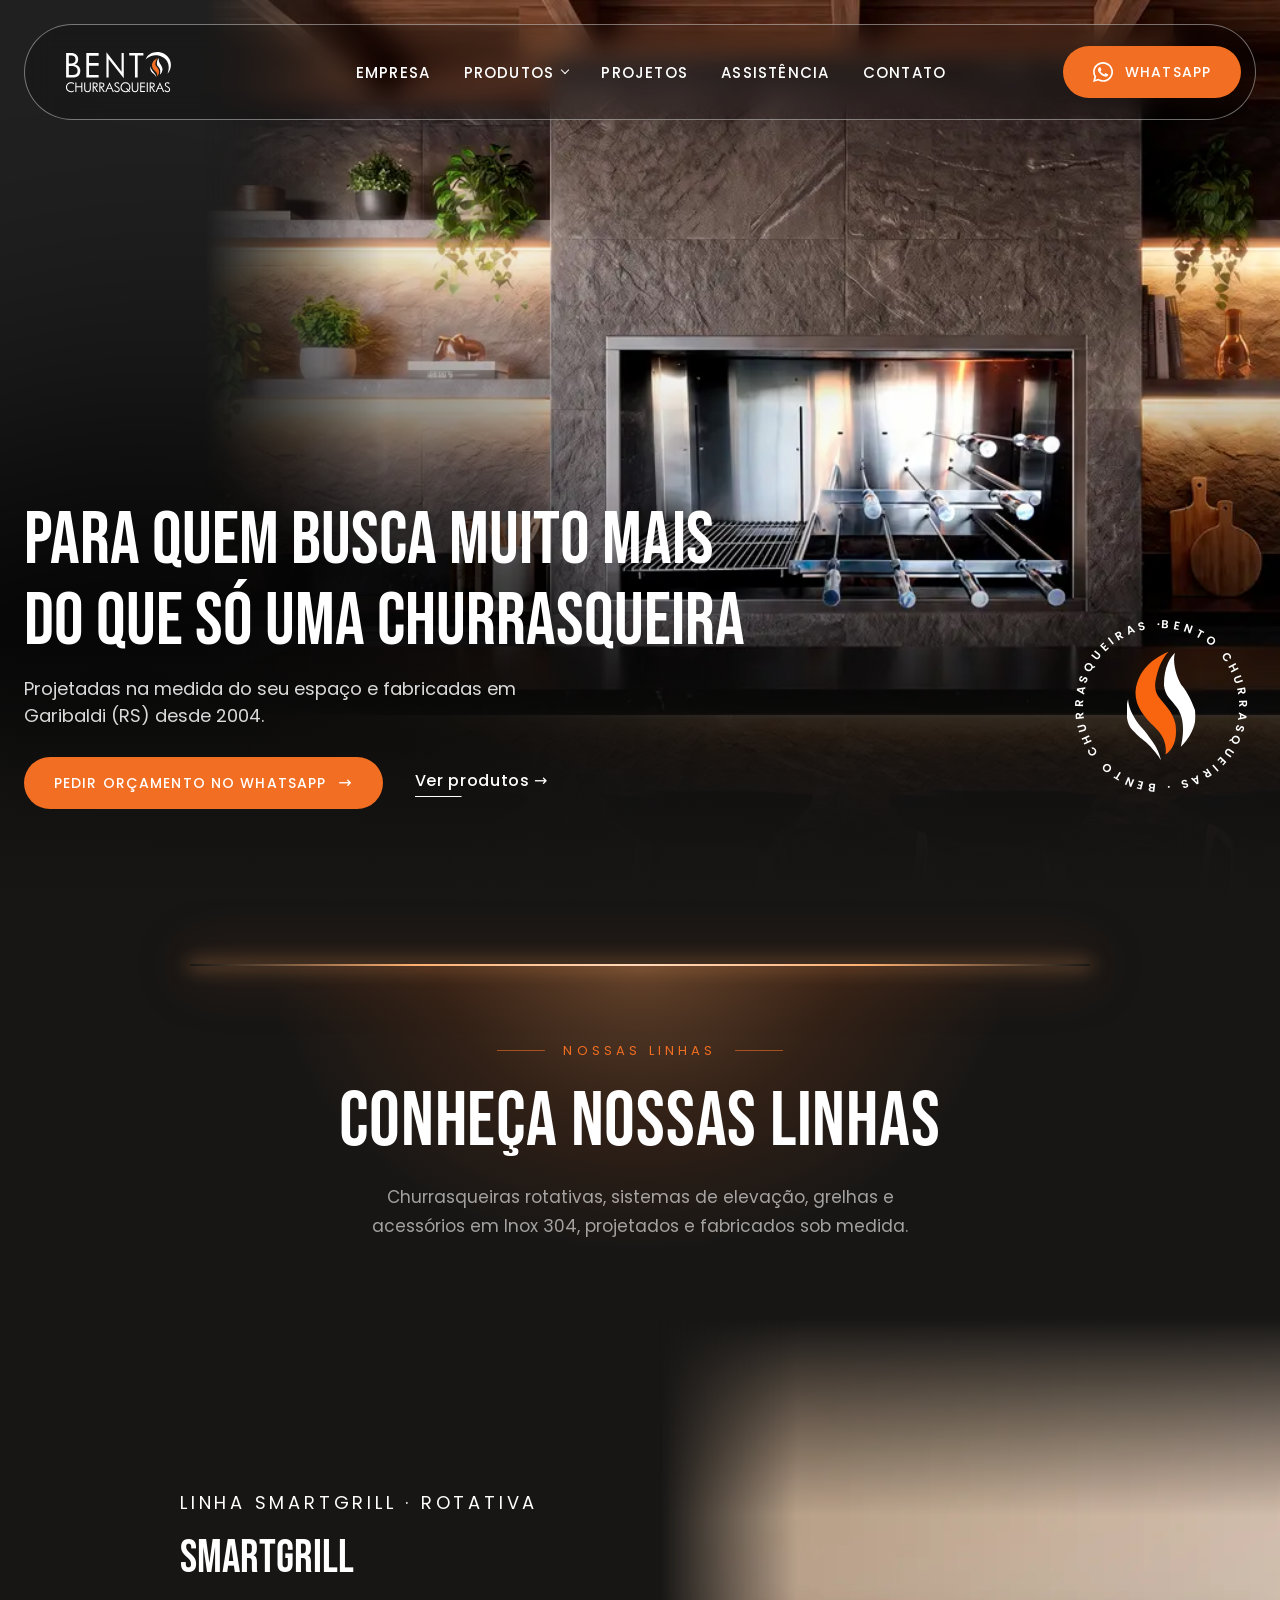
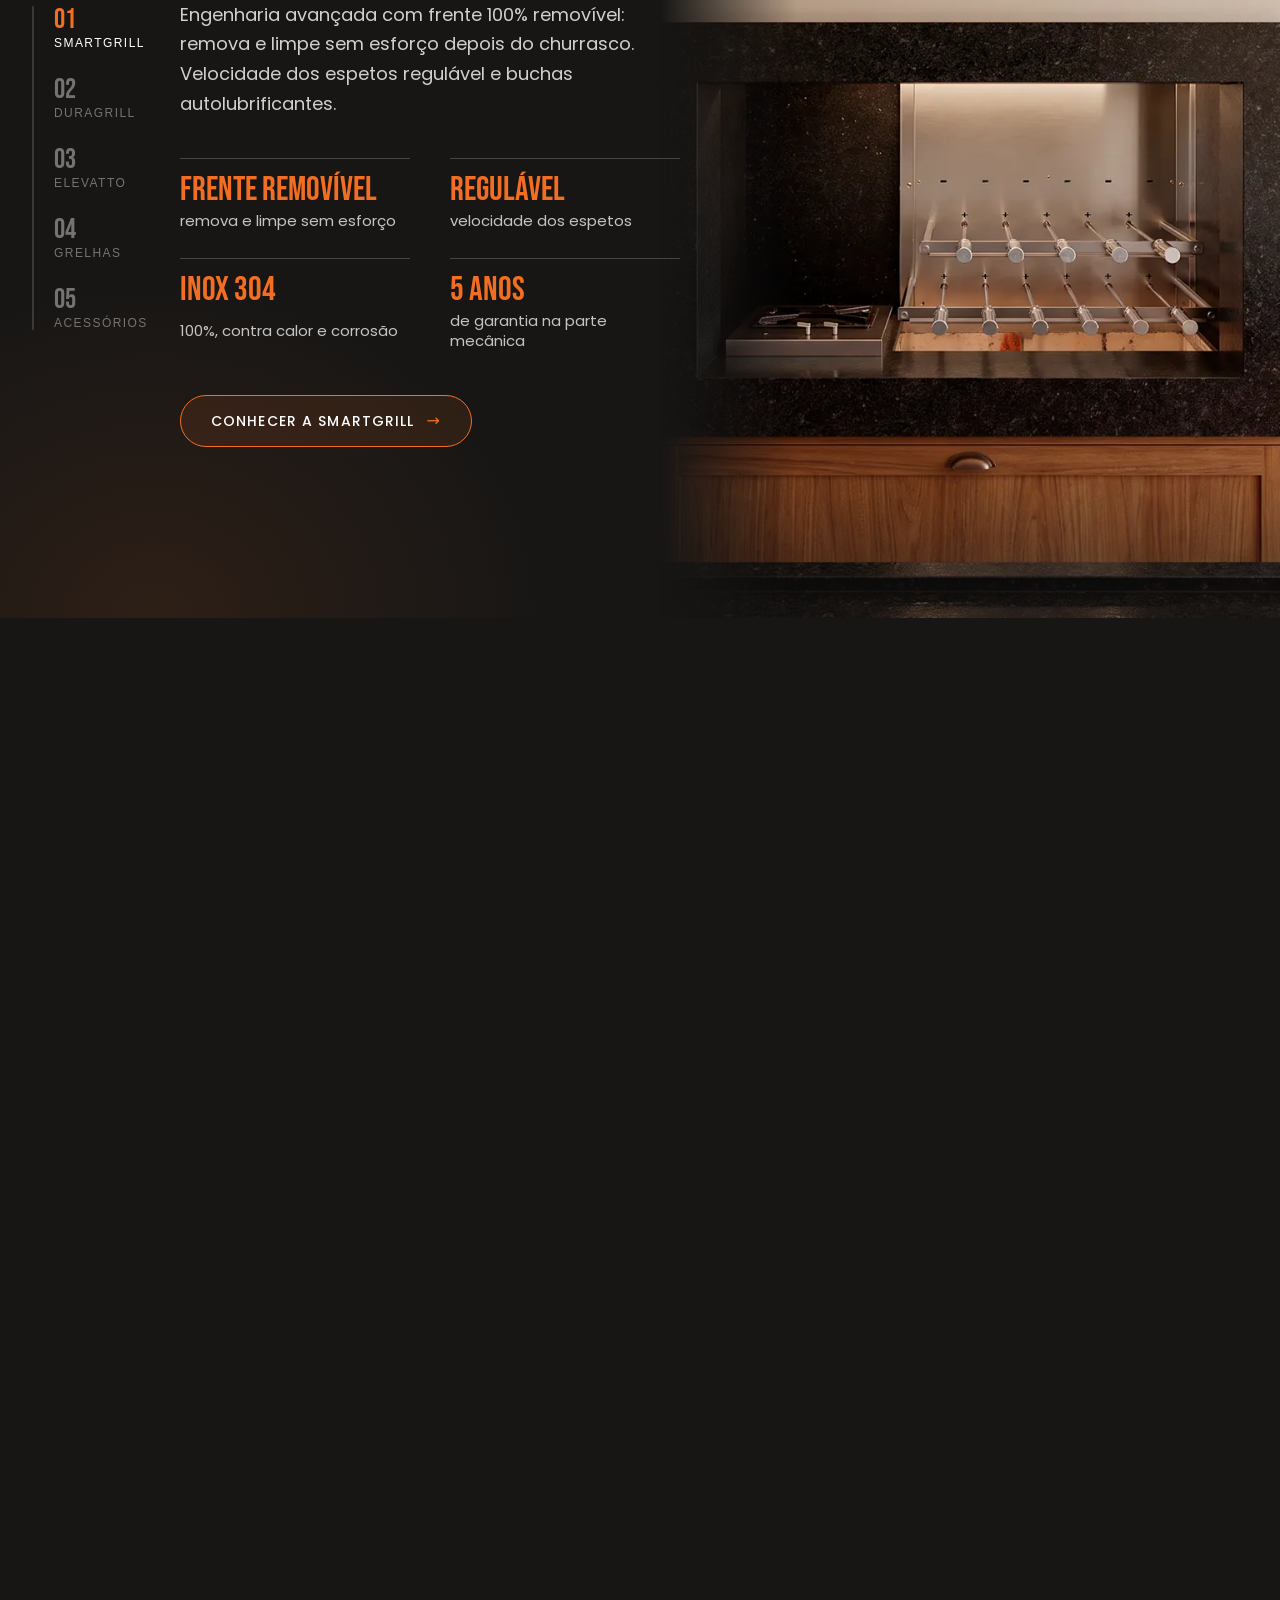
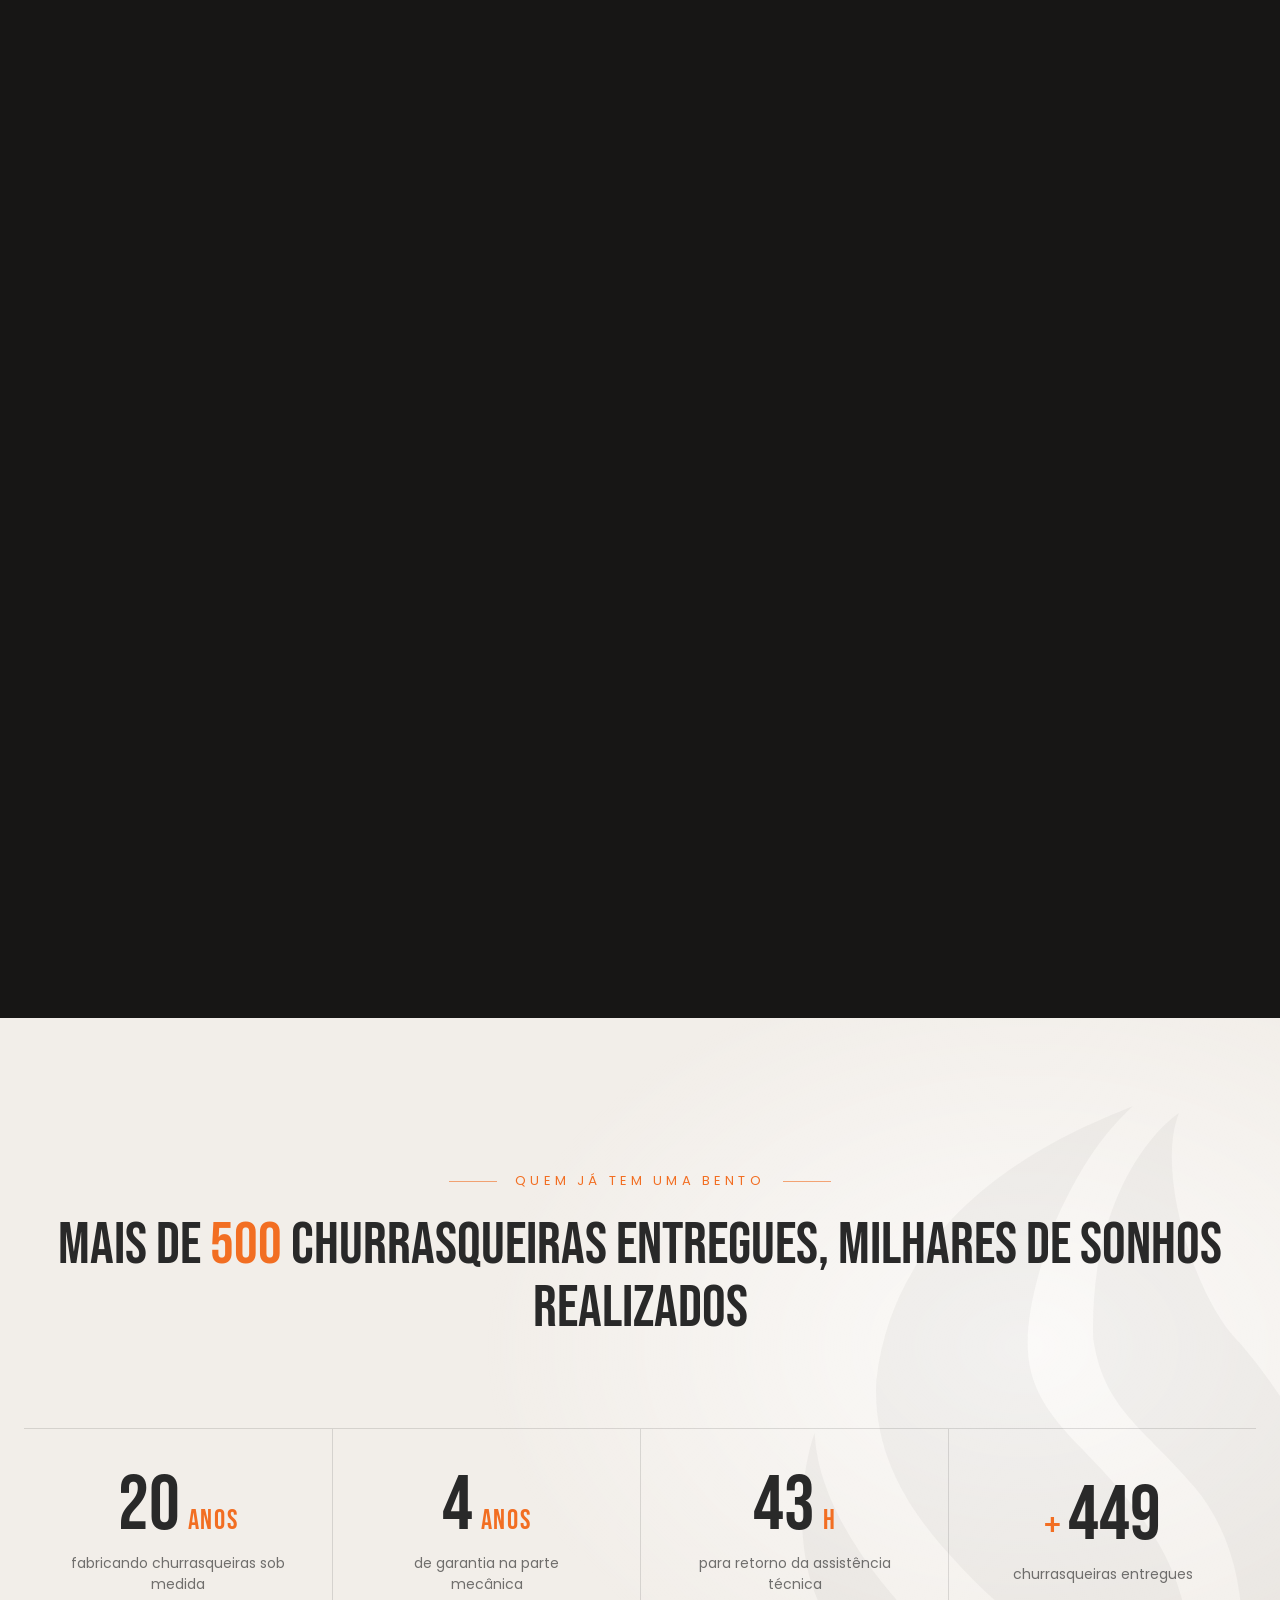
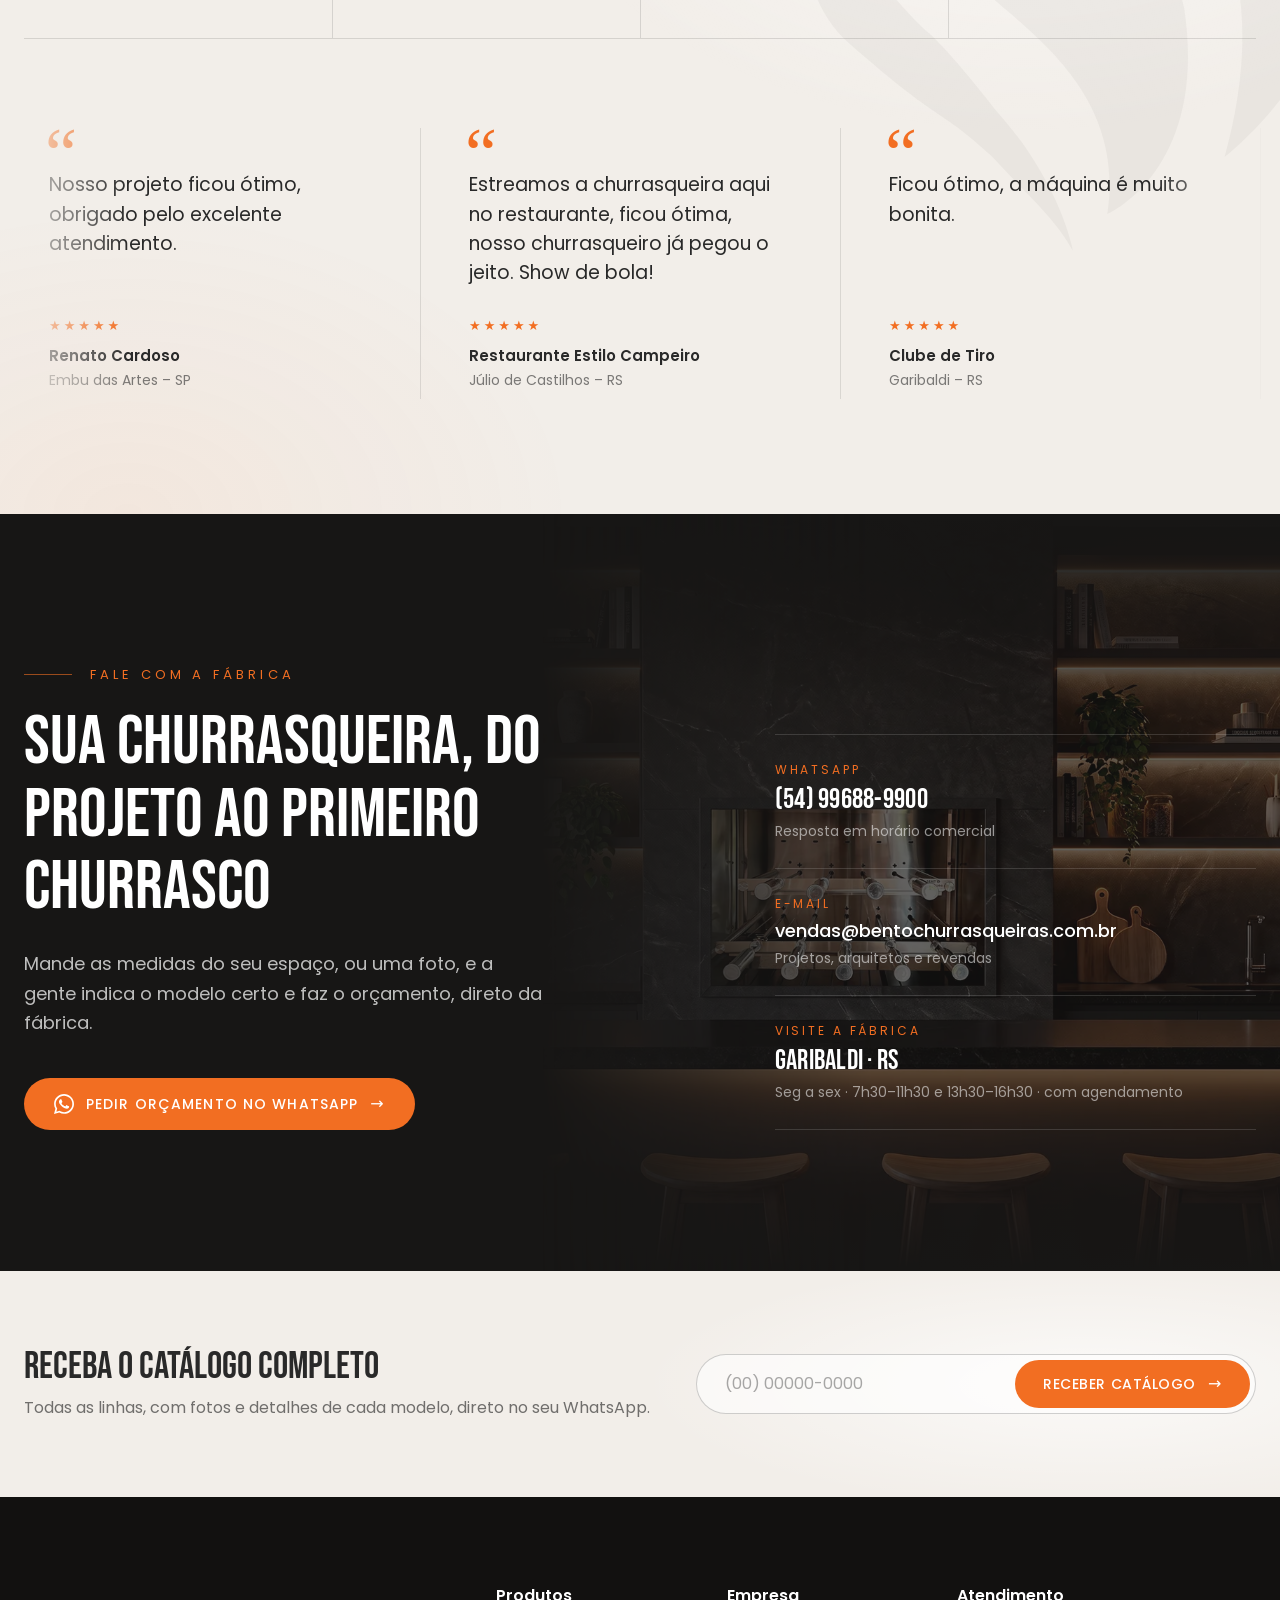
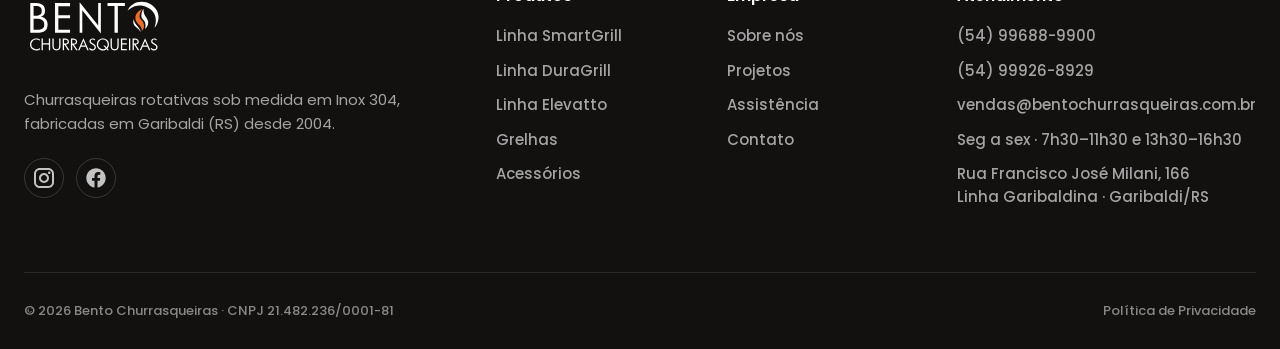
<file: index.html>
<!doctype html>
<html lang="pt-BR">
<head>
  <meta charset="utf-8">
  <meta name="viewport" content="width=device-width, initial-scale=1">
  <title>Bento Churrasqueiras · Churrasqueiras sob medida em Inox 304</title>
  <meta name="description" content="Churrasqueiras rotativas, grelhas de elevação e acessórios em Inox 304, sob medida, fabricados em Garibaldi (RS) desde 2004. Peça seu orçamento no WhatsApp.">
  <meta property="og:type" content="website">
  <meta property="og:site_name" content="Bento Churrasqueiras">
  <meta property="og:locale" content="pt_BR">
  <meta property="og:title" content="Bento Churrasqueiras · Churrasqueiras sob medida em Inox 304">
  <meta property="og:description" content="Churrasqueiras rotativas, grelhas de elevação e acessórios em Inox 304, sob medida, fabricados em Garibaldi (RS) desde 2004. Peça seu orçamento no WhatsApp.">
  <meta property="og:url" content="https://bento-churrasqueiras-site.vercel.app/">
  <meta property="og:image" content="https://bento-churrasqueiras-site.vercel.app/assets/og/home.jpg">
  <meta property="og:image:width" content="1200">
  <meta property="og:image:height" content="630">
  <meta name="twitter:card" content="summary_large_image">
  <link rel="icon" href="assets/marca/simbolo-bento.svg" type="image/svg+xml">

  <script>document.documentElement.classList.add("js");</script>
  <link rel="preconnect" href="https://fonts.googleapis.com">
  <link rel="preconnect" href="https://fonts.gstatic.com" crossorigin>
  <link href="https://fonts.googleapis.com/css2?family=Bebas+Neue&family=Poppins:wght@400;500;600;700&display=swap" rel="stylesheet">
  <link rel="stylesheet" href="css/estilo.css?v=1792606923">

  <script type="application/ld+json">
  {
    "@context": "https://schema.org",
    "@type": "LocalBusiness",
    "name": "Bento Churrasqueiras",
    "url": "https://bentochurrasqueiras.com.br/",
    "telephone": "+55 54 99688-9900",
    "email": "vendas@bentochurrasqueiras.com.br",
    "foundingDate": "2004",
    "address": {
      "@type": "PostalAddress",
      "streetAddress": "Rua Francisco José Milani, 166 – Linha Garibaldina",
      "addressLocality": "Garibaldi",
      "addressRegion": "RS",
      "addressCountry": "BR"
    },
    "openingHoursSpecification": [
      { "@type": "OpeningHoursSpecification", "dayOfWeek": ["Monday","Tuesday","Wednesday","Thursday","Friday"], "opens": "07:30", "closes": "11:30" },
      { "@type": "OpeningHoursSpecification", "dayOfWeek": ["Monday","Tuesday","Wednesday","Thursday","Friday"], "opens": "13:30", "closes": "16:30" }
    ]
  }
  </script>
</head>
<body>
  <a class="pular" href="#conteudo">Ir para o conteúdo</a>

  <!-- ============ HEADER (barra de vidro fixa: logo · links · WhatsApp) ============ -->
  <header class="topo" data-topo>
    <div class="container topo__barra">
      <a class="topo__logo" href="/" aria-label="Bento Churrasqueiras — página inicial">
        <img src="assets/marca/logo-header.svg" alt="Bento Churrasqueiras" width="156" height="88">
      </a>

      <nav class="topo__nav" aria-label="Principal">
        <ul>
          <li><a href="/empresa/">Empresa</a></li>
          <li class="topo__drop">
            <button type="button" aria-expanded="false" aria-controls="drop-produtos" data-drop>
              Produtos <span class="topo__seta" aria-hidden="true"></span>
            </button>
            <div class="topo__painel" id="drop-produtos">
              <ul>
                <li><a href="/smartgrill/">SmartGrill</a></li>
                <li><a href="/duragrill/">DuraGrill</a></li>
                <li><a href="/elevatto/">Elevatto</a></li>
                <li><a href="/grelhas/">Grelhas</a></li>
                <li><a href="/acessorios/">Acessórios</a></li>
                <li class="topo__painel-todos"><a href="/produtos/">Todos os produtos</a></li>
              </ul>
            </div>
          </li>
          <li><a href="/projetos/">Projetos</a></li>
          <li><a href="/assistencia/">Assistência</a></li>
          <li><a href="/contato/">Contato</a></li>
        </ul>
      </nav>

      <a class="botao botao--wpp topo__wpp" href="https://wa.me/5554996889900?text=Ol%C3%A1!%20Vim%20pelo%20site%20e%20quero%20um%20or%C3%A7amento%20de%20churrasqueira." target="_blank" rel="noopener" data-evento="whatsapp_header">
        <img src="assets/icones/whatsapp-branco.svg" alt="" width="20" height="20">
        <span>WhatsApp</span>
      </a>

      <!-- só no mobile: abre o menu em overlay -->
      <button class="menu-botao" type="button" aria-expanded="false" aria-controls="menu" aria-label="Abrir menu" data-menu-abrir>
        <span class="menu-botao__circulo" aria-hidden="true">
          <span></span><span></span><span></span>
        </span>
      </button>
    </div>
  </header>

  <!-- ============ MENU (overlay) ============ -->
  <div class="menu" id="menu" role="dialog" aria-modal="true" aria-label="Menu" hidden>
    <div class="menu__conteudo">
      <nav class="menu__nav" aria-label="Menu completo">
        <ul class="menu__lista">
          <li><a href="/">Home</a></li>
          <li><a href="/empresa/">Empresa</a></li>
          <li>
            <button class="menu__abre-sub" type="button" aria-expanded="false" aria-controls="submenu-produtos" data-submenu>
              Produtos <span class="menu__seta" aria-hidden="true"></span>
            </button>
            <div class="menu__sub-caixa">
            <ul class="menu__sub" id="submenu-produtos">
              <li><a href="/produtos/">Todos os produtos</a></li>
              <li><a href="/smartgrill/">SmartGrill</a></li>
              <li><a href="/duragrill/">DuraGrill</a></li>
              <li><a href="/elevatto/">Elevatto</a></li>
              <li><a href="/grelhas/">Grelhas</a></li>
              <li><a href="/acessorios/">Acessórios</a></li>
            </ul>
            </div>
          </li>
          <li><a href="/projetos/">Projetos</a></li>
          <li><a href="/assistencia/">Assistência</a></li>
          <li><a href="/contato/">Contato</a></li>
        </ul>
      </nav>
      <div class="menu__lado">
        <p class="overline overline--claro">Fale com a fábrica</p>
        <a class="botao botao--wpp" href="https://wa.me/5554996889900?text=Ol%C3%A1!%20Vim%20pelo%20site%20e%20quero%20um%20or%C3%A7amento%20de%20churrasqueira." target="_blank" rel="noopener" data-evento="whatsapp_menu">
          <img src="assets/icones/whatsapp-branco.svg" alt="" width="20" height="20">
          <span>Pedir orçamento</span>
        </a>
        <ul class="menu__contatos">
          <li><a href="tel:+5554996889900">(54) 99688-9900</a></li>
          <li><a href="mailto:vendas@bentochurrasqueiras.com.br">vendas@bentochurrasqueiras.com.br</a></li>
          <li>Seg a sex · 7h30–11h30 · 13h30–16h30</li>
        </ul>
      </div>
    </div>
  </div>

  <main id="conteudo">

    <!-- ============ HERO ============ -->
    <section class="hero">
      <div class="hero__foto">
        <img src="assets/img/hero-churrasqueira-central.webp" srcset="assets/img/hero-churrasqueira-central-1280.webp 1280w, assets/img/hero-churrasqueira-central.webp 1920w" sizes="100vw" alt="Área gourmet com churrasqueira rotativa em inox embutida em parede de pedra, com bancada preta e prateleiras iluminadas" width="1920" height="1080" fetchpriority="high">
      </div>
      <img class="hero__sombra" src="assets/img/hero-sombra.svg" alt="" aria-hidden="true">

      <div class="container hero__conteudo">
        <div class="hero__texto" data-revelar="carga">
          <h1 class="hero__titulo" data-linhas>Para quem busca muito mais <br class="quebra">do que só uma churrasqueira</h1>
          <p class="hero__apoio">Projetadas na medida do seu espaço e fabricadas em Garibaldi (RS) desde 2004.</p>
          <div class="hero__acoes">
            <a class="botao" href="https://wa.me/5554996889900?text=Ol%C3%A1!%20Vim%20pelo%20site%20e%20quero%20um%20or%C3%A7amento%20de%20churrasqueira." target="_blank" rel="noopener" data-evento="whatsapp_hero"><span>Pedir orçamento<span class="so-desktop"> no WhatsApp</span></span></a>
            <a class="link-seta" href="#linhas-intro-titulo">Ver produtos</a>
          </div>
        </div>

        <div class="selo" aria-hidden="true">
          <!-- anel em texto real sobre o círculo: textLength distribui as letras por igual -->
          <svg class="selo__anel" viewBox="0 0 190 190" width="190" height="190">
            <defs><path id="selo-circulo" d="M95,17 a78,78 0 1,1 0,156 a78,78 0 1,1 0,-156"/></defs>
            <text textLength="488" lengthAdjust="spacing"><textPath href="#selo-circulo">BENTO CHURRASQUEIRAS · BENTO CHURRASQUEIRAS · </textPath></text>
          </svg>
          <img class="selo__chama" src="assets/marca/selo-chama.svg" alt="" width="69" height="109">
        </div>
      </div>
    </section>

    <!-- ============ LINHAS DE PRODUTO ============ -->
    <!-- ============ ABERTURA DAS LINHAS ============ -->
    <section class="linhas-intro" aria-labelledby="linhas-intro-titulo">
      <span class="linhas-intro__luz" aria-hidden="true"></span>
      <div class="container linhas-intro__grade" data-revelar="scroll">
        <p class="overline linhas-intro__over"><span class="linhas-intro__traco" aria-hidden="true"></span>Nossas linhas</p>
        <h2 class="linhas-intro__titulo" id="linhas-intro-titulo" data-linhas>Conheça nossas linhas</h2>
        <p class="linhas-intro__apoio">Churrasqueiras rotativas, sistemas de elevação, grelhas e acessórios em Inox 304, projetados e fabricados sob medida.</p>
      </div>
    </section>

    <!-- Vitrine: no desktop a seção fica fixa na tela e os produtos trocam no scroll;
         no celular os produtos ficam empilhados. Cenas = imagens de ambiente (IA). -->
    <div class="linhas" id="linhas">
      <nav class="vitrine-indice" aria-label="Linhas">
        <ol>
          <li><button type="button" data-ir="0"><span>01</span><small>SmartGrill</small></button></li>
          <li><button type="button" data-ir="1"><span>02</span><small>DuraGrill</small></button></li>
          <li><button type="button" data-ir="2"><span>03</span><small>Elevatto</small></button></li>
          <li><button type="button" data-ir="3"><span>04</span><small>Grelhas</small></button></li>
          <li><button type="button" data-ir="4"><span>05</span><small>Acessórios</small></button></li>
        </ol>
      </nav>

      <section class="linha" aria-labelledby="linha-smartgrill">
        <div class="linha__cena" style="background-image: url('assets/img/smartgrill/cena-smartgrill.webp')" aria-hidden="true"></div>
        <div class="container linha__grade">
          <div class="linha__texto">
            <p class="overline">Linha SmartGrill · Rotativa</p>
            <h2 class="titulo" id="linha-smartgrill" data-linhas>SmartGrill</h2>
            <p class="linha__descricao">Engenharia avançada com frente 100% removível: remova e limpe sem esforço depois do churrasco. Velocidade dos espetos regulável e buchas autolubrificantes.</p>
            <ul class="linha__specs" aria-label="Destaques">
            <li><strong>Frente removível</strong><span>remova e limpe sem esforço</span></li>
            <li><strong>Regulável</strong><span>velocidade dos espetos</span></li>
            <li><strong>Inox 304</strong><span>100%, contra calor e corrosão</span></li>
            <li><strong>5 anos</strong><span>de garantia na parte mecânica</span></li>
            </ul>
            <a class="botao botao--sec" href="/smartgrill/">Conhecer a SmartGrill</a>
          </div>
        </div>
      </section>

      <section class="linha" aria-labelledby="linha-duragrill">
        <div class="linha__cena" style="background-image: url('assets/img/duragrill/cena-duragrill.webp')" aria-hidden="true"></div>
        <div class="container linha__grade">
          <div class="linha__texto">
            <p class="overline">Linha DuraGrill · Rotativa</p>
            <h2 class="titulo" id="linha-duragrill" data-linhas>DuraGrill</h2>
            <p class="linha__descricao">Robustez clássica e resistência extrema. Mecânica de alta durabilidade para uso intenso, com estrutura tradicional e acabamento imponente.</p>
            <ul class="linha__specs" aria-label="Destaques">
            <li><strong>Uso intenso</strong><span>mecânica de alta durabilidade</span></li>
            <li><strong>Autolubrificante</strong><span>buchas com mais durabilidade</span></li>
            <li><strong>Inox 304</strong><span>100%, contra calor e corrosão</span></li>
            <li><strong>5 anos</strong><span>de garantia na parte mecânica</span></li>
            </ul>
            <a class="botao botao--sec" href="/duragrill/">Conhecer a DuraGrill</a>
          </div>
        </div>
      </section>

      <section class="linha" aria-labelledby="linha-elevatto">
        <div class="linha__cena" style="background-image: url('assets/img/elevatto/cena-elevatto.webp')">
          <span class="selo-patente selo-patente--foto" data-ancora="0.683 0.655" data-foto="1920 1080" role="img" aria-label="Selo: modelo patenteado">
            <img src="assets/img/elevatto/selo-patenteado.webp" alt="" width="640" height="640" loading="lazy">
            <span class="selo-patente__brilho" aria-hidden="true"></span>
            <i class="selo-patente__faisca" aria-hidden="true"></i><i class="selo-patente__faisca" aria-hidden="true"></i><i class="selo-patente__faisca" aria-hidden="true"></i>
          </span>
        </div>
        <div class="container linha__grade">
          <div class="linha__texto">
            <p class="overline">Linha Elevatto · Novidade</p>
            <h2 class="titulo" id="linha-elevatto" data-linhas>Elevatto</h2>
            <p class="linha__descricao">Grelha e espetos sobem juntos, automaticamente. Comande por voz, app, botão ou controle, com rotação dos espetos constante e regulável.</p>
            <ul class="linha__specs" aria-label="Destaques">
            <li><strong>Por voz</strong><span>também por app, botão ou controle</span></li>
            <li><strong>Simultânea</strong><span>elevação de espetos e grelha</span></li>
            <li><strong>Integrada</strong><span>instalada na própria churrasqueira</span></li>
            <li><strong>Desmontável</strong><span>limpeza simples</span></li>
            </ul>
            <a class="botao botao--sec" href="/elevatto/">Conhecer a Elevatto</a>
          </div>
        </div>
      </section>
      <section class="linha" aria-labelledby="linha-grelha">
        <div class="linha__cena" style="background-image: url('assets/img/grelhas/cena-grelhas.webp'); background-position: right center" aria-hidden="true"></div>
        <div class="container linha__grade">
          <div class="linha__texto">
            <p class="overline">Grelhas · Elevação</p>
            <h2 class="titulo" id="linha-grelha" data-linhas>Grelhas</h2>
            <p class="linha__descricao">Controle total da distância da brasa, corte a corte. Grelha automática por botão, controle ou app, elevação manual ou parrilla argentina e uruguaia.</p>
            <ul class="linha__specs" aria-label="Destaques">
            <li><strong>Automática</strong><span>botão, controle ou app</span></li>
            <li><strong>Manual</strong><span>sobe e desce na mão</span></li>
            <li><strong>+ Espetos</strong><span>no mesmo espaço</span></li>
            <li><strong>Inox 304</strong><span>estrutura inteira em aço inox</span></li>
            </ul>
            <a class="botao botao--sec" href="/grelhas/">Conhecer as grelhas</a>
          </div>
        </div>
      </section>

      <section class="linha" aria-labelledby="linha-acessorios">
        <div class="linha__cena" style="background-image: url('assets/img/acessorios/cena-acessorios.webp')" aria-hidden="true"></div>
        <div class="container linha__grade">
          <div class="linha__texto">
            <p class="overline">Equipamentos e acessórios</p>
            <h2 class="titulo" id="linha-acessorios" data-linhas>Acessórios</h2>
            <p class="linha__descricao">Bifeiras, cooktops, espeto de costelão, grelhas de encaixe e cestos que completam a sua churrasqueira com funcionalidade e sofisticação.</p>
            <ul class="linha__specs" aria-label="Destaques">
            <li><strong>Costelão</strong><span>costela bovina inteira</span></li>
            <li><strong>Grelhas</strong><span>de encaixe de espetos</span></li>
            <li><strong>Cestos</strong><span>para espetos de coração</span></li>
            <li><strong>Cooktops</strong><span>e bifeiras</span></li>
            </ul>
            <a class="botao botao--sec" href="/acessorios/">Ver acessórios</a>
          </div>
        </div>
      </section>

    </div>

    <!-- ============ PROVA SOCIAL (claro quente) ============ -->
    <section class="prova" aria-labelledby="prova-titulo">
      <span class="simbolo prova__simbolo" aria-hidden="true"><span class="simbolo__f3"></span><span class="simbolo__f7"></span><span class="simbolo__f6"></span></span>

      <div class="container prova__cabeca" data-revelar="scroll">
        <p class="overline prova__over"><span class="prova__traco" aria-hidden="true"></span>Quem já tem uma Bento</p>
        <!-- TODO cliente: confirmar o número de churrasqueiras entregues -->
        <h2 class="prova__titulo" id="prova-titulo" data-linhas>Mais de <em>500</em> churrasqueiras entregues, milhares de sonhos realizados</h2>
      </div>

      <div class="container">
        <ul class="numeros" data-numeros>
          <li class="numero"><strong class="numero__valor"><span data-contar="22">22</span><small>anos</small></strong><span class="numero__rotulo">fabricando churrasqueiras sob medida</span></li>
          <li class="numero"><strong class="numero__valor"><span data-contar="5">5</span><small>anos</small></strong><span class="numero__rotulo">de garantia na parte mecânica</span></li>
          <li class="numero"><strong class="numero__valor"><span data-contar="48">48</span><small>h</small></strong><span class="numero__rotulo">para retorno da assistência técnica</span></li>
          <li class="numero"><strong class="numero__valor"><small class="numero__mais">+</small><span data-contar="500">500</span></strong><span class="numero__rotulo">churrasqueiras entregues</span></li>
        </ul>
      </div>

      <div class="depoimentos" data-carrossel>
        <ul class="depoimentos__trilho avaliacoes__trilho">
            <li class="depoimento">
              <p class="depoimento__texto">Nosso projeto ficou ótimo, obrigado pelo excelente atendimento.</p>
              <footer class="depoimento__autor">
                <span class="depoimento__estrelas" aria-label="5 de 5 estrelas">★★★★★</span>
                <strong>Renato Cardoso</strong>
                <span>Embu das Artes – SP</span>
              </footer>
            </li>
            <li class="depoimento">
              <p class="depoimento__texto">Estreamos a churrasqueira aqui no restaurante, ficou ótima, nosso churrasqueiro já pegou o jeito. Show de bola!</p>
              <footer class="depoimento__autor">
                <span class="depoimento__estrelas" aria-label="5 de 5 estrelas">★★★★★</span>
                <strong>Restaurante Estilo Campeiro</strong>
                <span>Júlio de Castilhos – RS</span>
              </footer>
            </li>
            <li class="depoimento">
              <p class="depoimento__texto">Ficou ótimo, a máquina é muito bonita.</p>
              <footer class="depoimento__autor">
                <span class="depoimento__estrelas" aria-label="5 de 5 estrelas">★★★★★</span>
                <strong>Clube de Tiro</strong>
                <span>Garibaldi – RS</span>
              </footer>
            </li>
            <li class="depoimento">
              <p class="depoimento__texto">O atendimento esclareceu todas as minhas dúvidas, a grelha ficou perfeita.</p>
              <footer class="depoimento__autor">
                <span class="depoimento__estrelas" aria-label="5 de 5 estrelas">★★★★★</span>
                <strong>Edson Fabbris</strong>
                <span>São Marcos – RS</span>
              </footer>
            </li>
            <li class="depoimento">
              <p class="depoimento__texto">Esta churrasqueira nos atendeu muito melhor do que a antiga que tínhamos.</p>
              <footer class="depoimento__autor">
                <span class="depoimento__estrelas" aria-label="5 de 5 estrelas">★★★★★</span>
                <strong>Restaurante Botafogo</strong>
                <span>Bento Gonçalves – RS</span>
              </footer>
            </li>
            <li class="depoimento">
              <p class="depoimento__texto">A churrasqueira do condomínio ficou 100%.</p>
              <footer class="depoimento__autor">
                <span class="depoimento__estrelas" aria-label="5 de 5 estrelas">★★★★★</span>
                <strong>Jean Leite</strong>
                <span>Gravataí – RS</span>
              </footer>
            </li>
            <li class="depoimento">
              <p class="depoimento__texto">O espeto de costelão é show.</p>
              <footer class="depoimento__autor">
                <span class="depoimento__estrelas" aria-label="5 de 5 estrelas">★★★★★</span>
                <strong>Ladimir Seibel</strong>
                <span>Carlos Barbosa – RS</span>
              </footer>
            </li>
        </ul>
      </div>
    </section>

    <!-- ============ CONTATO (fechamento, escuro quente) ============ -->
    <section class="contato" aria-labelledby="contato-titulo">
      <div class="contato__cena" aria-hidden="true"></div>

      <div class="container contato__grade">
        <div class="contato__texto" data-revelar="scroll">
          <p class="overline contato__over"><span class="contato__traco" aria-hidden="true"></span>Fale com a fábrica</p>
          <h2 class="contato__titulo" id="contato-titulo" data-linhas>Sua churrasqueira, do projeto ao primeiro churrasco</h2>
          <p class="contato__apoio">Mande as medidas do seu espaço, ou uma foto, e a gente indica o modelo certo e faz o orçamento, direto da fábrica.</p>
          <a class="botao contato__cta" href="https://wa.me/5554996889900?text=Ol%C3%A1!%20Vim%20pelo%20site%20e%20quero%20um%20or%C3%A7amento%20de%20churrasqueira." target="_blank" rel="noopener" data-evento="whatsapp_contato">
            <img src="assets/icones/whatsapp-branco.svg" alt="" width="20" height="20">
            <span>Pedir orçamento<span class="so-desktop"> no WhatsApp</span></span>
          </a>
        </div>

        <ul class="canais">
          <li class="canal">
            <span class="canal__rotulo">WhatsApp</span>
            <a class="canal__valor" href="https://wa.me/5554996889900?text=Ol%C3%A1!%20Vim%20pelo%20site%20e%20quero%20um%20or%C3%A7amento%20de%20churrasqueira." target="_blank" rel="noopener" data-evento="whatsapp_canal">(54) 99688-9900</a>
            <span class="canal__nota">Resposta em horário comercial</span>
          </li>
          <li class="canal">
            <span class="canal__rotulo">E-mail</span>
            <a class="canal__valor canal__valor--email" href="mailto:vendas@bentochurrasqueiras.com.br">vendas@bentochurrasqueiras.com.br</a>
            <span class="canal__nota">Projetos, arquitetos e revendas</span>
          </li>
          <li class="canal">
            <span class="canal__rotulo">Visite a fábrica</span>
            <a class="canal__valor" href="https://www.google.com/maps/search/?api=1&amp;query=Rua+Francisco+Jos%C3%A9+Milani+166+Garibaldi+RS" target="_blank" rel="noopener">Garibaldi · RS</a>
            <span class="canal__nota">Seg a sex · 7h30–11h30 e 13h30–16h30 · com agendamento</span>
          </li>
        </ul>
      </div>
    </section>
    <!-- ============ RECEBA O CATÁLOGO (claro quente; pede o WhatsApp — no Elementor vira Fluent Forms) ============ -->
    <section class="catalogo-secao" aria-label="Receba o catálogo">
      <div class="container">
        <form class="catalogo" action="#" method="post" data-catalogo>
          <div class="catalogo__texto">
            <p class="catalogo__titulo">Receba o catálogo completo</p>
            <p class="catalogo__apoio">Todas as linhas, com fotos e detalhes de cada modelo, direto no seu WhatsApp.</p>
          </div>
          <label class="visually-hidden" for="catalogo-whats">Seu WhatsApp</label>
          <div class="catalogo__campo">
            <input id="catalogo-whats" name="whatsapp" type="tel" inputmode="tel" placeholder="(00) 00000-0000" autocomplete="tel" required>
            <button class="botao" type="submit"><span>Receber<span class="so-desktop"> catálogo</span></span></button>
          </div>
        </form>
      </div>
    </section>
  </main>

  <!-- ============ RODAPÉ ============ -->
  <footer class="rodape">
    <div class="container">
      <div class="rodape__topo">
        <div class="rodape__marca">
          <a href="/" aria-label="Bento Churrasqueiras — página inicial">
            <img src="assets/marca/logo-footer.svg" alt="Bento Churrasqueiras" width="142" height="80" loading="lazy">
          </a>
          <p>Churrasqueiras rotativas sob medida em Inox 304, fabricadas em Garibaldi (RS) desde 2004.</p>
          <ul class="rodape__redes">
            <li><a href="https://www.instagram.com/bentochurrasqueiras/" target="_blank" rel="noopener" aria-label="Instagram"><img src="assets/icones/instagram.svg" alt="" width="20" height="20"></a></li>
            <li><a href="https://www.facebook.com/BentoChurrasqueiras/" target="_blank" rel="noopener" aria-label="Facebook"><img src="assets/icones/facebook.svg" alt="" width="20" height="20"></a></li>
          </ul>
        </div>

        <div class="rodape__colunas">
          <nav class="rodape__col" aria-labelledby="rod-produtos">
            <h2 id="rod-produtos">Produtos</h2>
            <ul>
              <li><a href="/smartgrill/">Linha SmartGrill</a></li>
              <li><a href="/duragrill/">Linha DuraGrill</a></li>
              <li><a href="/elevatto/">Linha Elevatto</a></li>
              <li><a href="/grelhas/">Grelhas</a></li>
              <li><a href="/acessorios/">Acessórios</a></li>
            </ul>
          </nav>
          <nav class="rodape__col" aria-labelledby="rod-empresa">
            <h2 id="rod-empresa">Empresa</h2>
            <ul>
              <li><a href="/empresa/">Sobre nós</a></li>
              <li><a href="/projetos/">Projetos</a></li>
              <li><a href="/assistencia/">Assistência</a></li>
              <li><a href="/contato/">Contato</a></li>
            </ul>
          </nav>
          <div class="rodape__col">
            <h2>Atendimento</h2>
            <ul>
              <li><a href="https://wa.me/5554996889900" target="_blank" rel="noopener" data-evento="whatsapp_rodape">(54) 99688-9900</a></li>
              <!-- TODO cliente: confirmar se este 2º número está ativo -->
              <li><a href="https://wa.me/5554999268929" target="_blank" rel="noopener" data-evento="whatsapp_rodape_2">(54) 99926-8929</a></li>
              <li><a href="mailto:vendas@bentochurrasqueiras.com.br">vendas@bentochurrasqueiras.com.br</a></li>
              <li>Seg a sex · 7h30–11h30 e 13h30–16h30</li>
              <li><a href="https://www.google.com/maps/search/?api=1&amp;query=Rua+Francisco+Jos%C3%A9+Milani+166+Garibaldi+RS" target="_blank" rel="noopener">Rua Francisco José Milani, 166<br>Linha Garibaldina · Garibaldi/RS</a></li>
            </ul>
          </div>
        </div>
      </div>

      <div class="rodape__base">
        <p>© <span data-ano>2026</span> Bento Churrasqueiras · CNPJ 21.482.236/0001-81</p>
        <ul class="rodape__legal">
          <li><a href="/politica-de-privacidade/">Política de Privacidade</a></li>
        </ul>
      </div>
    </div>
  </footer>

  <!-- WhatsApp flutuante (aparece depois do hero) -->
  <a class="wpp-flutuante" href="https://wa.me/5554996889900?text=Ol%C3%A1!%20Vim%20pelo%20site%20e%20quero%20um%20or%C3%A7amento%20de%20churrasqueira." target="_blank" rel="noopener" aria-label="Pedir orçamento no WhatsApp" data-evento="whatsapp_flutuante">
    <img src="assets/icones/whatsapp-branco.svg" alt="" width="28" height="28">
  </a>

  <script src="js/lenis.min.js?v=1.3.26" defer></script>
  <script src="js/main.js?v=1790700005" defer></script>
</body>
</html>
</file>
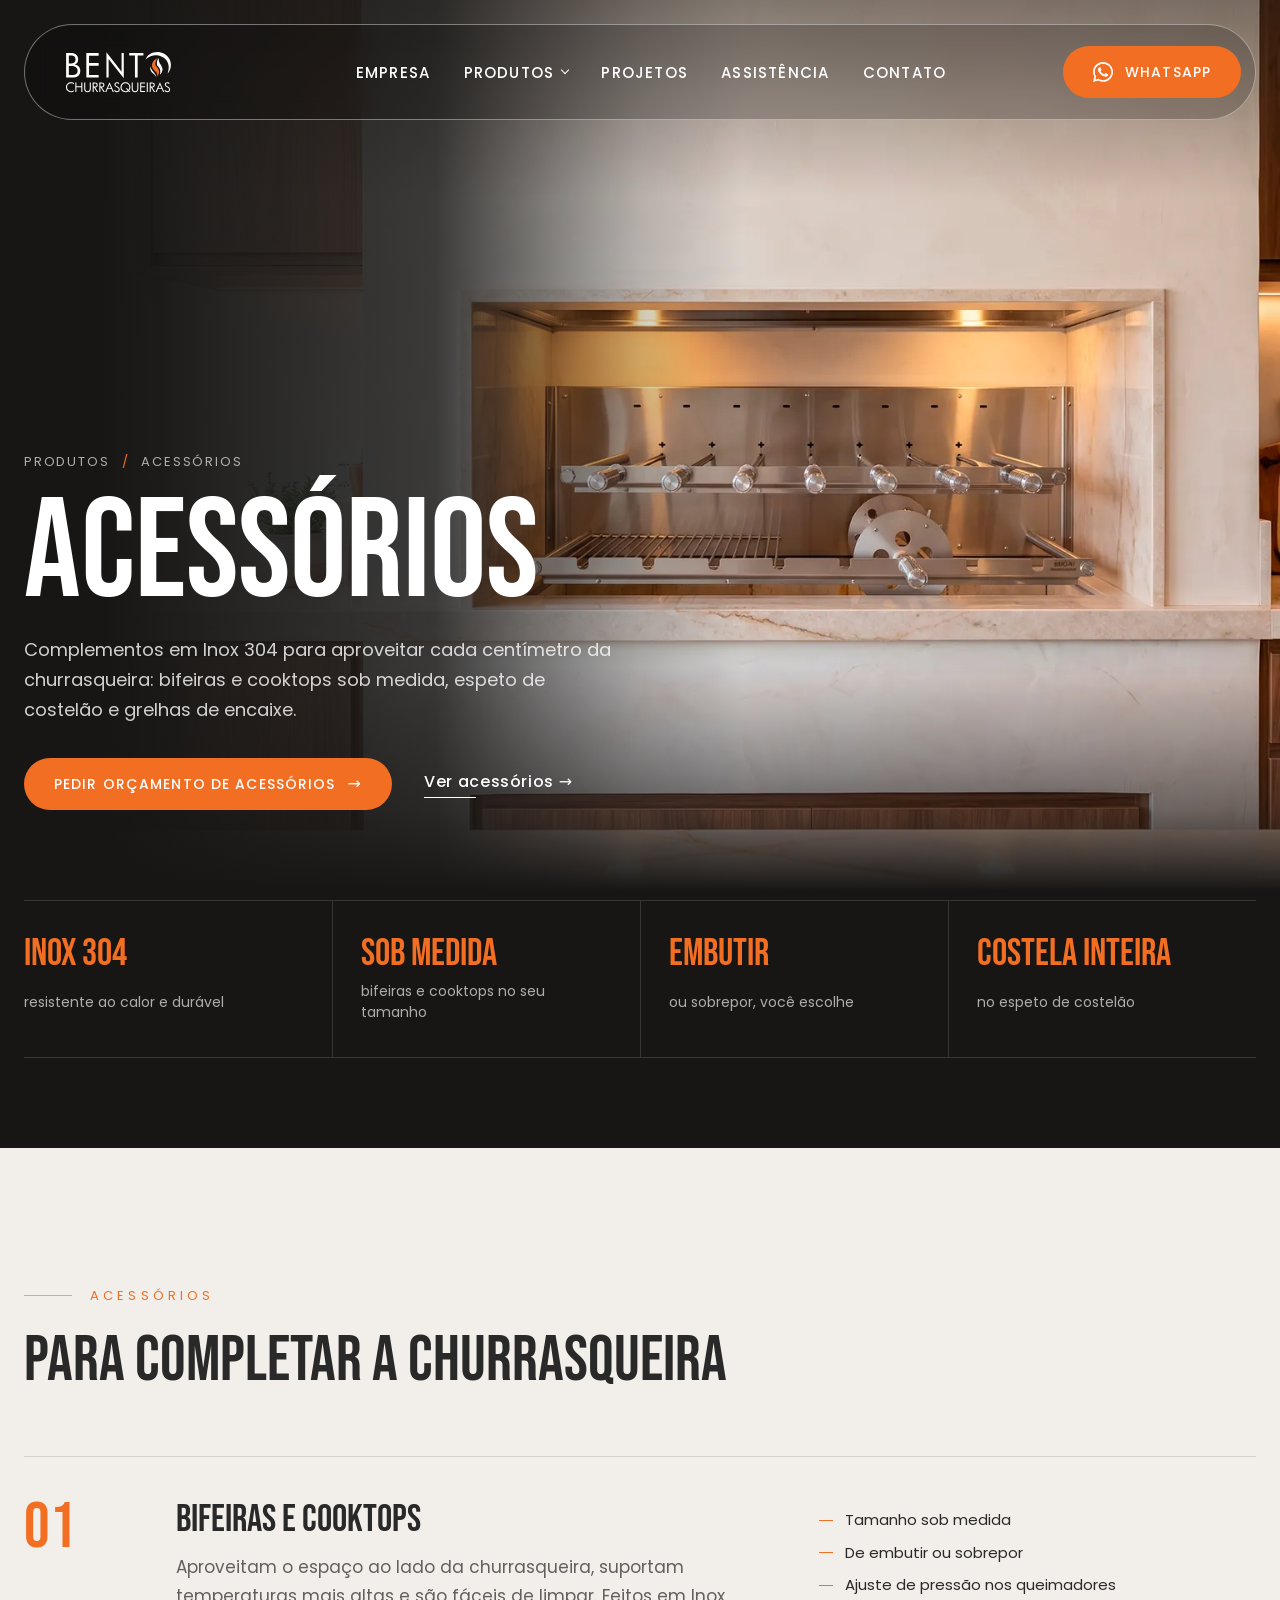
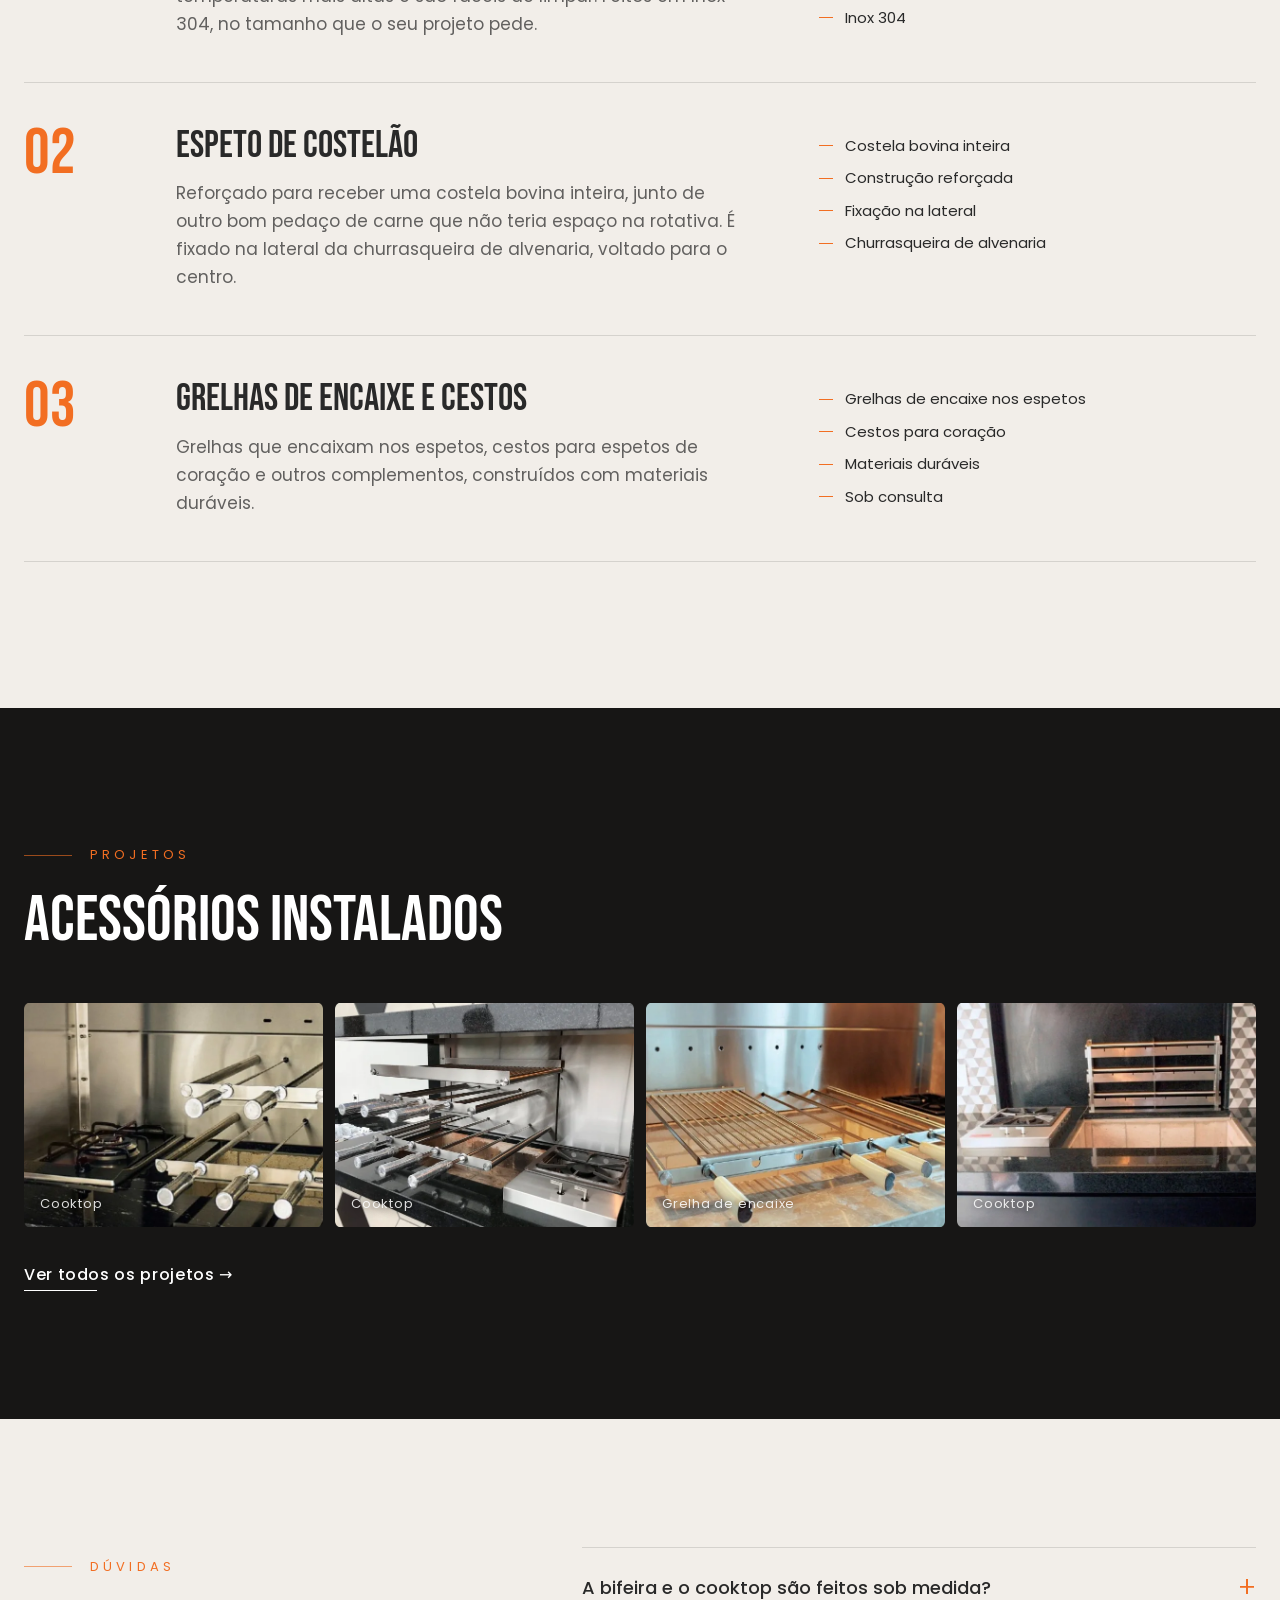
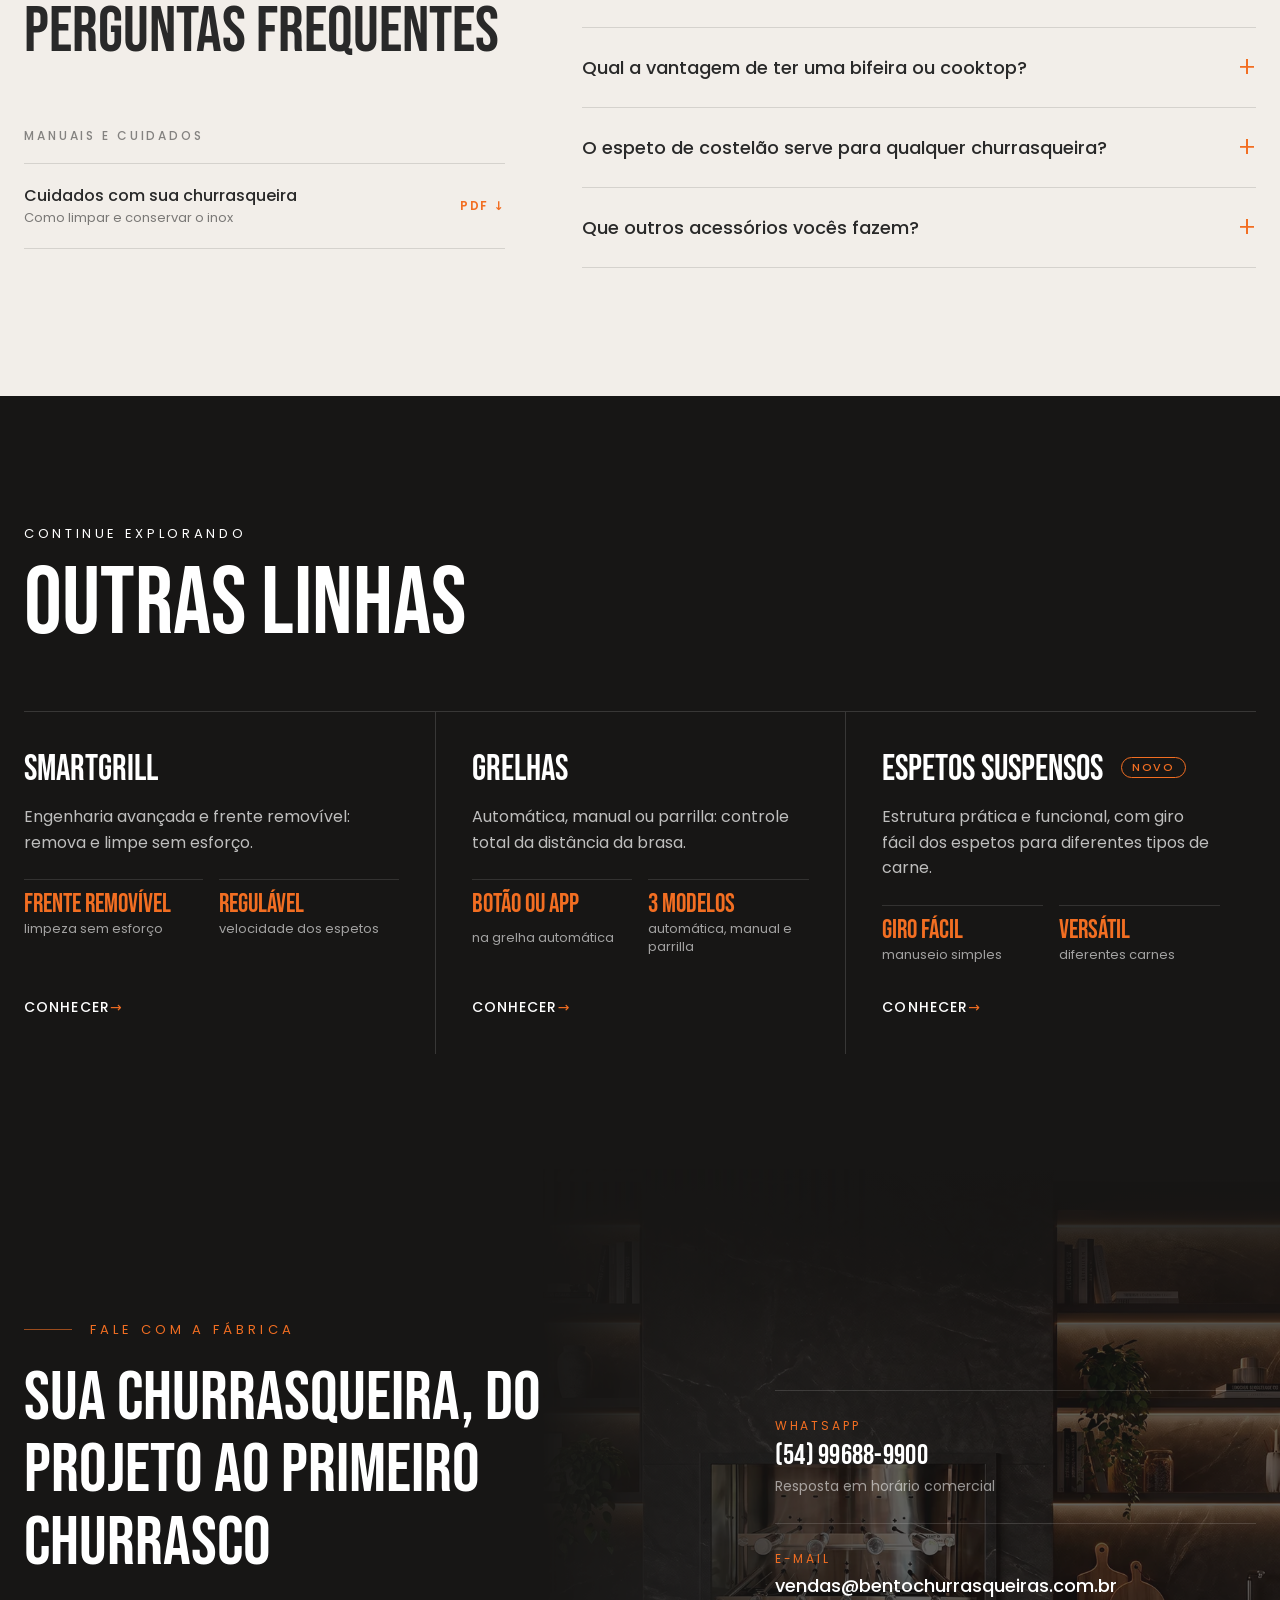
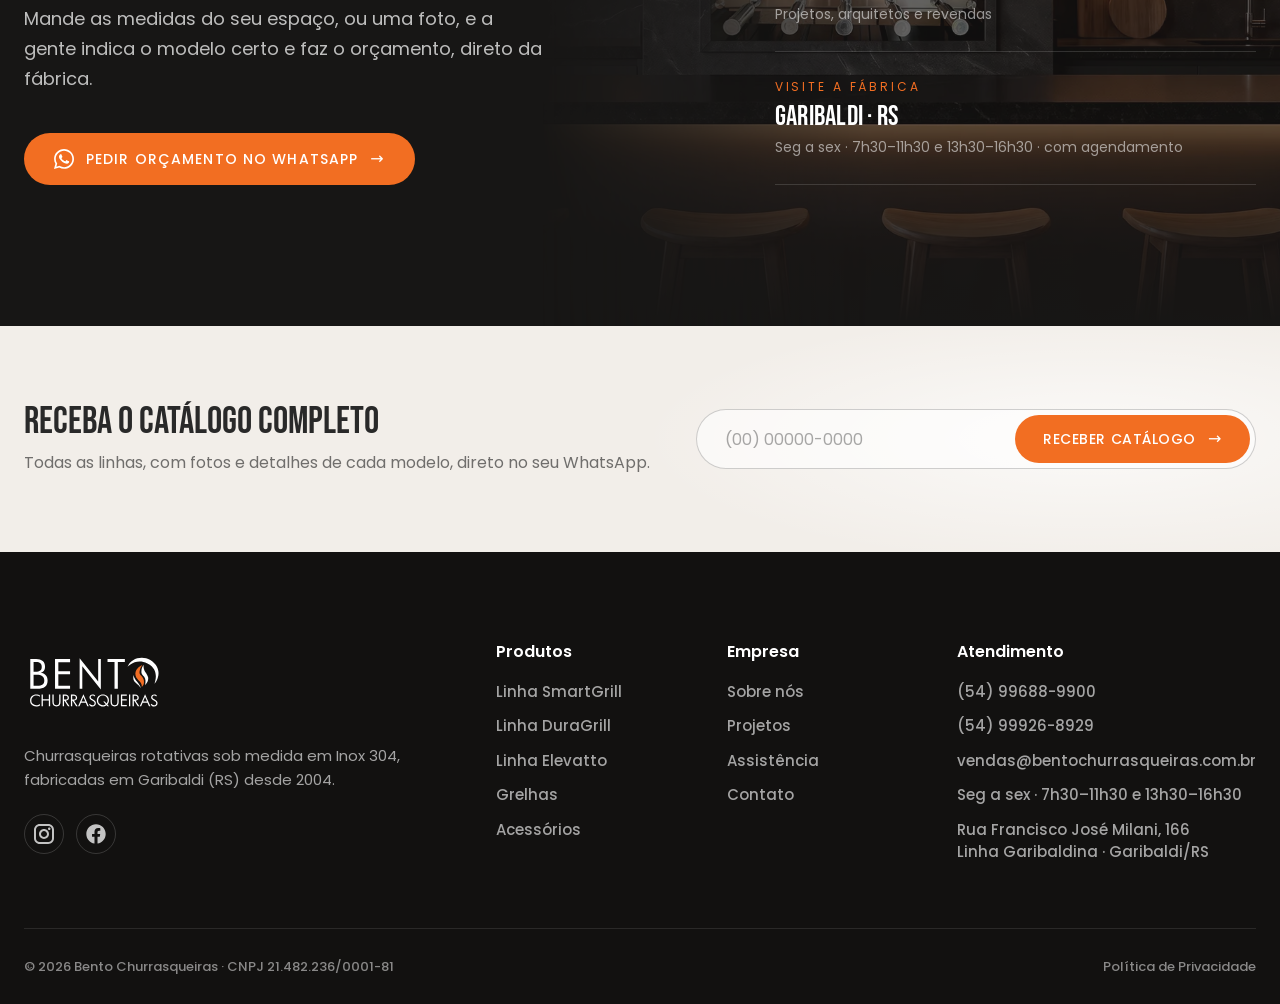
<file: acessorios/index.html>
<!doctype html>
<html lang="pt-BR">
<head>
  <meta charset="utf-8">
  <meta name="viewport" content="width=device-width, initial-scale=1">
  <title>Acessórios em Inox 304 · Bento Churrasqueiras</title>
  <meta name="description" content="Acessórios da Bento em Inox 304: bifeiras e cooktops sob medida, de embutir ou sobrepor, espeto de costelão para costela inteira e grelhas de encaixe.">
  <meta property="og:type" content="website">
  <meta property="og:site_name" content="Bento Churrasqueiras">
  <meta property="og:locale" content="pt_BR">
  <meta property="og:title" content="Acessórios em Inox 304 · Bento Churrasqueiras">
  <meta property="og:description" content="Acessórios da Bento em Inox 304: bifeiras e cooktops sob medida, de embutir ou sobrepor, espeto de costelão para costela inteira e grelhas de encaixe.">
  <meta property="og:url" content="https://bento-churrasqueiras-site.vercel.app/acessorios/">
  <meta property="og:image" content="https://bento-churrasqueiras-site.vercel.app/assets/og/acessorios.jpg">
  <meta property="og:image:width" content="1200">
  <meta property="og:image:height" content="630">
  <meta name="twitter:card" content="summary_large_image">
  <link rel="icon" href="../assets/marca/simbolo-bento.svg" type="image/svg+xml">

  <script>document.documentElement.classList.add("js");</script>
  <link rel="preconnect" href="https://fonts.googleapis.com">
  <link rel="preconnect" href="https://fonts.gstatic.com" crossorigin>
  <link href="https://fonts.googleapis.com/css2?family=Bebas+Neue&family=Poppins:wght@400;500;600;700&display=swap" rel="stylesheet">
  <link rel="stylesheet" href="../css/estilo.css?v=1792606923">

</head>
<body>
  <a class="pular" href="#conteudo">Ir para o conteúdo</a>

  <!-- ============ HEADER (barra de vidro fixa: logo · links · WhatsApp) ============ -->
  <header class="topo" data-topo>
    <div class="container topo__barra">
      <a class="topo__logo" href="/" aria-label="Bento Churrasqueiras — página inicial">
        <img src="../assets/marca/logo-header.svg" alt="Bento Churrasqueiras" width="156" height="88">
      </a>

      <nav class="topo__nav" aria-label="Principal">
        <ul>
          <li><a href="/empresa/">Empresa</a></li>
          <li class="topo__drop">
            <button type="button" aria-expanded="false" aria-controls="drop-produtos" data-drop>
              Produtos <span class="topo__seta" aria-hidden="true"></span>
            </button>
            <div class="topo__painel" id="drop-produtos">
              <ul>
                <li><a href="/smartgrill/">SmartGrill</a></li>
                <li><a href="/duragrill/">DuraGrill</a></li>
                <li><a href="/elevatto/">Elevatto</a></li>
                <li><a href="/grelhas/">Grelhas</a></li>
                <li><a href="/acessorios/">Acessórios</a></li>
                <li class="topo__painel-todos"><a href="/produtos/">Todos os produtos</a></li>
              </ul>
            </div>
          </li>
          <li><a href="/projetos/">Projetos</a></li>
          <li><a href="/assistencia/">Assistência</a></li>
          <li><a href="/contato/">Contato</a></li>
        </ul>
      </nav>

      <a class="botao botao--wpp topo__wpp" href="https://wa.me/5554996889900?text=Ol%C3%A1!%20Vim%20pelo%20site%20e%20quero%20um%20or%C3%A7amento%20de%20churrasqueira." target="_blank" rel="noopener" data-evento="whatsapp_header">
        <img src="../assets/icones/whatsapp-branco.svg" alt="" width="20" height="20">
        <span>WhatsApp</span>
      </a>

      <!-- só no mobile: abre o menu em overlay -->
      <button class="menu-botao" type="button" aria-expanded="false" aria-controls="menu" aria-label="Abrir menu" data-menu-abrir>
        <span class="menu-botao__circulo" aria-hidden="true">
          <span></span><span></span><span></span>
        </span>
      </button>
    </div>
  </header>

  <!-- ============ MENU (overlay) ============ -->
  <div class="menu" id="menu" role="dialog" aria-modal="true" aria-label="Menu" hidden>
    <div class="menu__conteudo">
      <nav class="menu__nav" aria-label="Menu completo">
        <ul class="menu__lista">
          <li><a href="/">Home</a></li>
          <li><a href="/empresa/">Empresa</a></li>
          <li>
            <button class="menu__abre-sub" type="button" aria-expanded="false" aria-controls="submenu-produtos" data-submenu>
              Produtos <span class="menu__seta" aria-hidden="true"></span>
            </button>
            <div class="menu__sub-caixa">
            <ul class="menu__sub" id="submenu-produtos">
              <li><a href="/produtos/">Todos os produtos</a></li>
              <li><a href="/smartgrill/">SmartGrill</a></li>
              <li><a href="/duragrill/">DuraGrill</a></li>
              <li><a href="/elevatto/">Elevatto</a></li>
              <li><a href="/grelhas/">Grelhas</a></li>
              <li><a href="/acessorios/">Acessórios</a></li>
            </ul>
            </div>
          </li>
          <li><a href="/projetos/">Projetos</a></li>
          <li><a href="/assistencia/">Assistência</a></li>
          <li><a href="/contato/">Contato</a></li>
        </ul>
      </nav>
      <div class="menu__lado">
        <p class="overline overline--claro">Fale com a fábrica</p>
        <a class="botao botao--wpp" href="https://wa.me/5554996889900?text=Ol%C3%A1!%20Vim%20pelo%20site%20e%20quero%20um%20or%C3%A7amento%20de%20churrasqueira." target="_blank" rel="noopener" data-evento="whatsapp_menu">
          <img src="../assets/icones/whatsapp-branco.svg" alt="" width="20" height="20">
          <span>Pedir orçamento</span>
        </a>
        <ul class="menu__contatos">
          <li><a href="tel:+5554996889900">(54) 99688-9900</a></li>
          <li><a href="mailto:vendas@bentochurrasqueiras.com.br">vendas@bentochurrasqueiras.com.br</a></li>
          <li>Seg a sex · 7h30–11h30 · 13h30–16h30</li>
        </ul>
      </div>
    </div>
  </div>

  <main id="conteudo">

    <!-- ============ ABERTURA DA LINHA ============ -->
    <section class="linha-hero" aria-labelledby="lh-titulo">
      <div class="linha-hero__foto" style="background-image: url('../assets/img/acessorios/hero-acessorios.webp'); --foco: 72%" aria-hidden="true"></div>
      <div class="container linha-hero__conteudo" data-revelar="carga">
        <nav class="migalha" aria-label="Você está em"><a href="/produtos/">Produtos</a><span aria-hidden="true">/</span><a href="/produtos/#acessorios">Acessórios</a></nav>
        <h1 class="linha-hero__titulo" id="lh-titulo" data-linhas>Acessórios</h1>
        <p class="linha-hero__apoio">Complementos em Inox 304 para aproveitar cada centímetro da churrasqueira: bifeiras e cooktops sob medida, espeto de costelão e grelhas de encaixe.</p>
        <div class="linha-hero__acoes">
          <a class="botao" href="https://wa.me/5554996889900?text=Ol%C3%A1!%20Vim%20pelo%20site%20e%20quero%20um%20or%C3%A7amento%20de%20acess%C3%B3rios." target="_blank" rel="noopener" data-evento="whatsapp_acessorios_hero"><span>Pedir orçamento<span class="so-desktop"> de acessórios</span></span></a>
          <a class="link-seta" href="#modelos">Ver acessórios</a>
        </div>
      </div>
    </section>

    <!-- ============ DESTAQUES ============ -->
    <section class="destaques" aria-label="Destaques">
      <ul class="container destaques__lista">
        <li><strong>Inox 304</strong><span>resistente ao calor e durável</span></li>
        <li><strong>Sob medida</strong><span>bifeiras e cooktops no seu tamanho</span></li>
        <li><strong>Embutir</strong><span>ou sobrepor, você escolhe</span></li>
        <li><strong>Costela inteira</strong><span>no espeto de costelão</span></li>
      </ul>
    </section>

    <!-- ============ MODELOS (claro quente; âncoras usadas pela página Produtos) ============ -->
    <section class="modelos" id="modelos" aria-labelledby="modelos-titulo">
      <div class="container">
        <div class="modelos__cabeca" data-revelar="scroll">
          <p class="overline modelos__over"><span class="comparativo__traco" aria-hidden="true"></span>Acessórios</p>
          <h2 class="modelos__titulo" id="modelos-titulo" data-linhas>Para completar a churrasqueira</h2>
        </div>
        <ol class="modelos__lista">
          <li class="modelo" id="bifeiras">
            <span class="modelo__num">01</span>
            <div class="modelo__texto">
              <h3>Bifeiras e cooktops</h3>
              <p>Aproveitam o espaço ao lado da churrasqueira, suportam temperaturas mais altas e são fáceis de limpar. Feitos em Inox 304, no tamanho que o seu projeto pede.</p>
            </div>
            <ul class="modelo__specs">
              <li>Tamanho sob medida</li>
              <li>De embutir ou sobrepor</li>
              <li>Ajuste de pressão nos queimadores</li>
              <li>Inox 304</li>
            </ul>
          </li>
          <li class="modelo" id="costelao">
            <span class="modelo__num">02</span>
            <div class="modelo__texto">
              <h3>Espeto de costelão</h3>
              <p>Reforçado para receber uma costela bovina inteira, junto de outro bom pedaço de carne que não teria espaço na rotativa. É fixado na lateral da churrasqueira de alvenaria, voltado para o centro.</p>
            </div>
            <ul class="modelo__specs">
              <li>Costela bovina inteira</li>
              <li>Construção reforçada</li>
              <li>Fixação na lateral</li>
              <li>Churrasqueira de alvenaria</li>
            </ul>
          </li>
          <li class="modelo" id="espetos">
            <span class="modelo__num">03</span>
            <div class="modelo__texto">
              <h3>Grelhas de encaixe e cestos</h3>
              <p>Grelhas que encaixam nos espetos, cestos para espetos de coração e outros complementos, construídos com materiais duráveis.</p>
            </div>
            <ul class="modelo__specs">
              <li>Grelhas de encaixe nos espetos</li>
              <li>Cestos para coração</li>
              <li>Materiais duráveis</li>
              <li>Sob consulta</li>
            </ul>
          </li>
        </ol>
      </div>
    </section>

    <!-- ============ PROJETOS (PROVISÓRIO: fotos do site atual, 630 px) ============ -->
    <section class="galeria" aria-labelledby="galeria-titulo">
      <div class="container">
        <div class="galeria__cabeca" data-revelar="scroll">
          <p class="overline galeria__over"><span class="comparativo__traco" aria-hidden="true"></span>Projetos</p>
          <h2 class="galeria__titulo" id="galeria-titulo" data-linhas>Acessórios instalados</h2>
        </div>
        <ul class="galeria__grade" data-qtd="4" data-formato="paisagem">
          <li><img src="../assets/img/acessorios/cooktop-e-espetos.webp" alt="Cooktop em Inox 304 embutido ao lado dos espetos da churrasqueira" width="630" height="477" loading="lazy"><span>Cooktop</span></li>
          <li><img src="../assets/img/acessorios/cooktop-embutido.webp" alt="Cooktop embutido na bancada, ao lado de uma churrasqueira rotativa" width="630" height="477" loading="lazy"><span>Cooktop</span></li>
          <li><img src="../assets/img/acessorios/grelha-de-encaixe.webp" alt="Grelha de encaixe apoiada sobre os espetos" width="630" height="477" loading="lazy"><span>Grelha de encaixe</span></li>
          <li><img src="../assets/img/acessorios/cooktop-e-suporte.webp" alt="Cooktop embutido na bancada ao lado da churrasqueira, com suporte ao fundo" width="630" height="477" loading="lazy"><span>Cooktop</span></li>
        </ul>
        <a class="link-seta galeria__mais" href="/projetos/">Ver todos os projetos</a>
      </div>
    </section>

    <!-- ============ DÚVIDAS FREQUENTES + MANUAIS ============ -->
    <section class="faq" aria-labelledby="faq-titulo">
      <div class="container faq__grade">
        <div class="faq__cabeca" data-revelar="scroll">
          <p class="overline faq__over"><span class="comparativo__traco" aria-hidden="true"></span>Dúvidas</p>
          <h2 class="faq__titulo" id="faq-titulo" data-linhas>Perguntas frequentes</h2>

          <div class="manuais">
            <h3 class="manuais__rotulo">Manuais e cuidados</h3>
            <ul class="manuais__lista">
              <li><a href="https://bentochurrasqueiras.com.br/wp-content/uploads/2021/04/Cuidados-com-sua-Churrasqueira.pdf" target="_blank" rel="noopener" data-evento="manual_cuidados"><strong>Cuidados com sua churrasqueira</strong><small>Como limpar e conservar o inox</small></a></li>
            </ul>
          </div>
        </div>
        <div class="faq__lista">
          <details><summary>A bifeira e o cooktop são feitos sob medida?</summary><p>Sim. São fabricados em Inox 304 no tamanho que o seu espaço pede, de embutir ou de sobrepor, com ajuste de pressão nos queimadores.</p></details>
          <details><summary>Qual a vantagem de ter uma bifeira ou cooktop?</summary><p>Eles aproveitam o espaço ao lado da churrasqueira, suportam temperaturas mais altas e são mais fáceis de limpar.</p></details>
          <details><summary>O espeto de costelão serve para qualquer churrasqueira?</summary><p>Ele é fixado na lateral de churrasqueiras de alvenaria, voltado para o centro. Mande uma foto da sua pelo WhatsApp que a gente confirma.</p></details>
          <details><summary>Que outros acessórios vocês fazem?</summary><p>Grelhas de encaixe nos espetos, cestos para espetos de coração e outros complementos. Conte o que você precisa pelo WhatsApp.</p></details>
          <!-- TODO cliente: bifeira × cooktop (diferença; gás ou elétrico?); acessórios avulsos para quem já tem churrasqueira; prazo -->
        </div>
      </div>
    </section>

    <!-- ============ OUTRAS LINHAS ============ -->
    <section class="familia familia--sem-cena relacionadas" aria-labelledby="rel-titulo">
      <div class="container familia__cabeca" data-revelar="scroll">
        <p class="overline familia__over">Continue explorando</p>
        <h2 class="familia__titulo" id="rel-titulo" data-linhas>Outras linhas</h2>
      </div>
      <div class="container">
        <ul class="fichas" data-revelar="scroll" data-qtd="3">
            <li class="ficha">
              <h3 class="ficha__nome"><a href="/smartgrill/">SmartGrill</a></h3>
              <p class="ficha__resumo">Engenharia avançada e frente removível: remova e limpe sem esforço.</p>
              <ul class="ficha__specs"><li><strong>Frente removível</strong><span>limpeza sem esforço</span></li><li><strong>Regulável</strong><span>velocidade dos espetos</span></li></ul>
              <span class="ficha__link" aria-hidden="true">Conhecer</span>
            </li>
            <li class="ficha">
              <h3 class="ficha__nome"><a href="/grelhas/">Grelhas</a></h3>
              <p class="ficha__resumo">Automática, manual ou parrilla: controle total da distância da brasa.</p>
              <ul class="ficha__specs"><li><strong>Botão ou app</strong><span>na grelha automática</span></li><li><strong>3 modelos</strong><span>automática, manual e parrilla</span></li></ul>
              <span class="ficha__link" aria-hidden="true">Conhecer</span>
            </li>
            <li class="ficha">
              <h3 class="ficha__nome"><a href="/espetos-suspensos/">Espetos suspensos</a> <em class="ficha__tag">Novo</em></h3>
              <p class="ficha__resumo">Estrutura prática e funcional, com giro fácil dos espetos para diferentes tipos de carne.</p>
              <ul class="ficha__specs"><li><strong>Giro fácil</strong><span>manuseio simples</span></li><li><strong>Versátil</strong><span>diferentes carnes</span></li></ul>
              <span class="ficha__link" aria-hidden="true">Conhecer</span>
            </li>
        </ul>
      </div>
    </section>

    <!-- ============ CONTATO (fechamento, escuro quente) ============ -->
    <section class="contato" aria-labelledby="contato-titulo">
      <div class="contato__cena" aria-hidden="true"></div>

      <div class="container contato__grade">
        <div class="contato__texto" data-revelar="scroll">
          <p class="overline contato__over"><span class="contato__traco" aria-hidden="true"></span>Fale com a fábrica</p>
          <h2 class="contato__titulo" id="contato-titulo" data-linhas>Sua churrasqueira, do projeto ao primeiro churrasco</h2>
          <p class="contato__apoio">Mande as medidas do seu espaço, ou uma foto, e a gente indica o modelo certo e faz o orçamento, direto da fábrica.</p>
          <a class="botao contato__cta" href="https://wa.me/5554996889900?text=Ol%C3%A1!%20Vim%20pelo%20site%20e%20quero%20um%20or%C3%A7amento%20de%20acess%C3%B3rios." target="_blank" rel="noopener" data-evento="whatsapp_contato">
            <img src="../assets/icones/whatsapp-branco.svg" alt="" width="20" height="20">
            <span>Pedir orçamento<span class="so-desktop"> no WhatsApp</span></span>
          </a>
        </div>

        <ul class="canais">
          <li class="canal">
            <span class="canal__rotulo">WhatsApp</span>
            <a class="canal__valor" href="https://wa.me/5554996889900?text=Ol%C3%A1!%20Vim%20pelo%20site%20e%20quero%20um%20or%C3%A7amento%20de%20acess%C3%B3rios." target="_blank" rel="noopener" data-evento="whatsapp_canal">(54) 99688-9900</a>
            <span class="canal__nota">Resposta em horário comercial</span>
          </li>
          <li class="canal">
            <span class="canal__rotulo">E-mail</span>
            <a class="canal__valor canal__valor--email" href="mailto:vendas@bentochurrasqueiras.com.br">vendas@bentochurrasqueiras.com.br</a>
            <span class="canal__nota">Projetos, arquitetos e revendas</span>
          </li>
          <li class="canal">
            <span class="canal__rotulo">Visite a fábrica</span>
            <a class="canal__valor" href="https://www.google.com/maps/search/?api=1&amp;query=Rua+Francisco+Jos%C3%A9+Milani+166+Garibaldi+RS" target="_blank" rel="noopener">Garibaldi · RS</a>
            <span class="canal__nota">Seg a sex · 7h30–11h30 e 13h30–16h30 · com agendamento</span>
          </li>
        </ul>
      </div>
    </section>
    <!-- ============ RECEBA O CATÁLOGO (claro quente; pede o WhatsApp — no Elementor vira Fluent Forms) ============ -->
    <section class="catalogo-secao" aria-label="Receba o catálogo">
      <div class="container">
        <form class="catalogo" action="#" method="post" data-catalogo>
          <div class="catalogo__texto">
            <p class="catalogo__titulo">Receba o catálogo completo</p>
            <p class="catalogo__apoio">Todas as linhas, com fotos e detalhes de cada modelo, direto no seu WhatsApp.</p>
          </div>
          <label class="visually-hidden" for="catalogo-whats">Seu WhatsApp</label>
          <div class="catalogo__campo">
            <input id="catalogo-whats" name="whatsapp" type="tel" inputmode="tel" placeholder="(00) 00000-0000" autocomplete="tel" required>
            <button class="botao" type="submit"><span>Receber<span class="so-desktop"> catálogo</span></span></button>
          </div>
        </form>
      </div>
    </section>
  </main>

  <!-- ============ RODAPÉ ============ -->
  <footer class="rodape">
    <div class="container">
      <div class="rodape__topo">
        <div class="rodape__marca">
          <a href="/" aria-label="Bento Churrasqueiras — página inicial">
            <img src="../assets/marca/logo-footer.svg" alt="Bento Churrasqueiras" width="142" height="80" loading="lazy">
          </a>
          <p>Churrasqueiras rotativas sob medida em Inox 304, fabricadas em Garibaldi (RS) desde 2004.</p>
          <ul class="rodape__redes">
            <li><a href="https://www.instagram.com/bentochurrasqueiras/" target="_blank" rel="noopener" aria-label="Instagram"><img src="../assets/icones/instagram.svg" alt="" width="20" height="20"></a></li>
            <li><a href="https://www.facebook.com/BentoChurrasqueiras/" target="_blank" rel="noopener" aria-label="Facebook"><img src="../assets/icones/facebook.svg" alt="" width="20" height="20"></a></li>
          </ul>
        </div>

        <div class="rodape__colunas">
          <nav class="rodape__col" aria-labelledby="rod-produtos">
            <h2 id="rod-produtos">Produtos</h2>
            <ul>
              <li><a href="/smartgrill/">Linha SmartGrill</a></li>
              <li><a href="/duragrill/">Linha DuraGrill</a></li>
              <li><a href="/elevatto/">Linha Elevatto</a></li>
              <li><a href="/grelhas/">Grelhas</a></li>
              <li><a href="/acessorios/">Acessórios</a></li>
            </ul>
          </nav>
          <nav class="rodape__col" aria-labelledby="rod-empresa">
            <h2 id="rod-empresa">Empresa</h2>
            <ul>
              <li><a href="/empresa/">Sobre nós</a></li>
              <li><a href="/projetos/">Projetos</a></li>
              <li><a href="/assistencia/">Assistência</a></li>
              <li><a href="/contato/">Contato</a></li>
            </ul>
          </nav>
          <div class="rodape__col">
            <h2>Atendimento</h2>
            <ul>
              <li><a href="https://wa.me/5554996889900" target="_blank" rel="noopener" data-evento="whatsapp_rodape">(54) 99688-9900</a></li>
              <!-- TODO cliente: confirmar se este 2º número está ativo -->
              <li><a href="https://wa.me/5554999268929" target="_blank" rel="noopener" data-evento="whatsapp_rodape_2">(54) 99926-8929</a></li>
              <li><a href="mailto:vendas@bentochurrasqueiras.com.br">vendas@bentochurrasqueiras.com.br</a></li>
              <li>Seg a sex · 7h30–11h30 e 13h30–16h30</li>
              <li><a href="https://www.google.com/maps/search/?api=1&amp;query=Rua+Francisco+Jos%C3%A9+Milani+166+Garibaldi+RS" target="_blank" rel="noopener">Rua Francisco José Milani, 166<br>Linha Garibaldina · Garibaldi/RS</a></li>
            </ul>
          </div>
        </div>
      </div>

      <div class="rodape__base">
        <p>© <span data-ano>2026</span> Bento Churrasqueiras · CNPJ 21.482.236/0001-81</p>
        <ul class="rodape__legal">
          <li><a href="/politica-de-privacidade/">Política de Privacidade</a></li>
        </ul>
      </div>
    </div>
  </footer>

  <!-- WhatsApp flutuante (aparece depois do hero) -->
  <a class="wpp-flutuante" href="https://wa.me/5554996889900?text=Ol%C3%A1!%20Vim%20pelo%20site%20e%20quero%20um%20or%C3%A7amento%20de%20churrasqueira." target="_blank" rel="noopener" aria-label="Pedir orçamento no WhatsApp" data-evento="whatsapp_flutuante">
    <img src="../assets/icones/whatsapp-branco.svg" alt="" width="28" height="28">
  </a>

  <script src="../js/lenis.min.js?v=1.3.26" defer></script>
  <script src="../js/main.js?v=1790700005" defer></script>
</body>
</html>
</file>
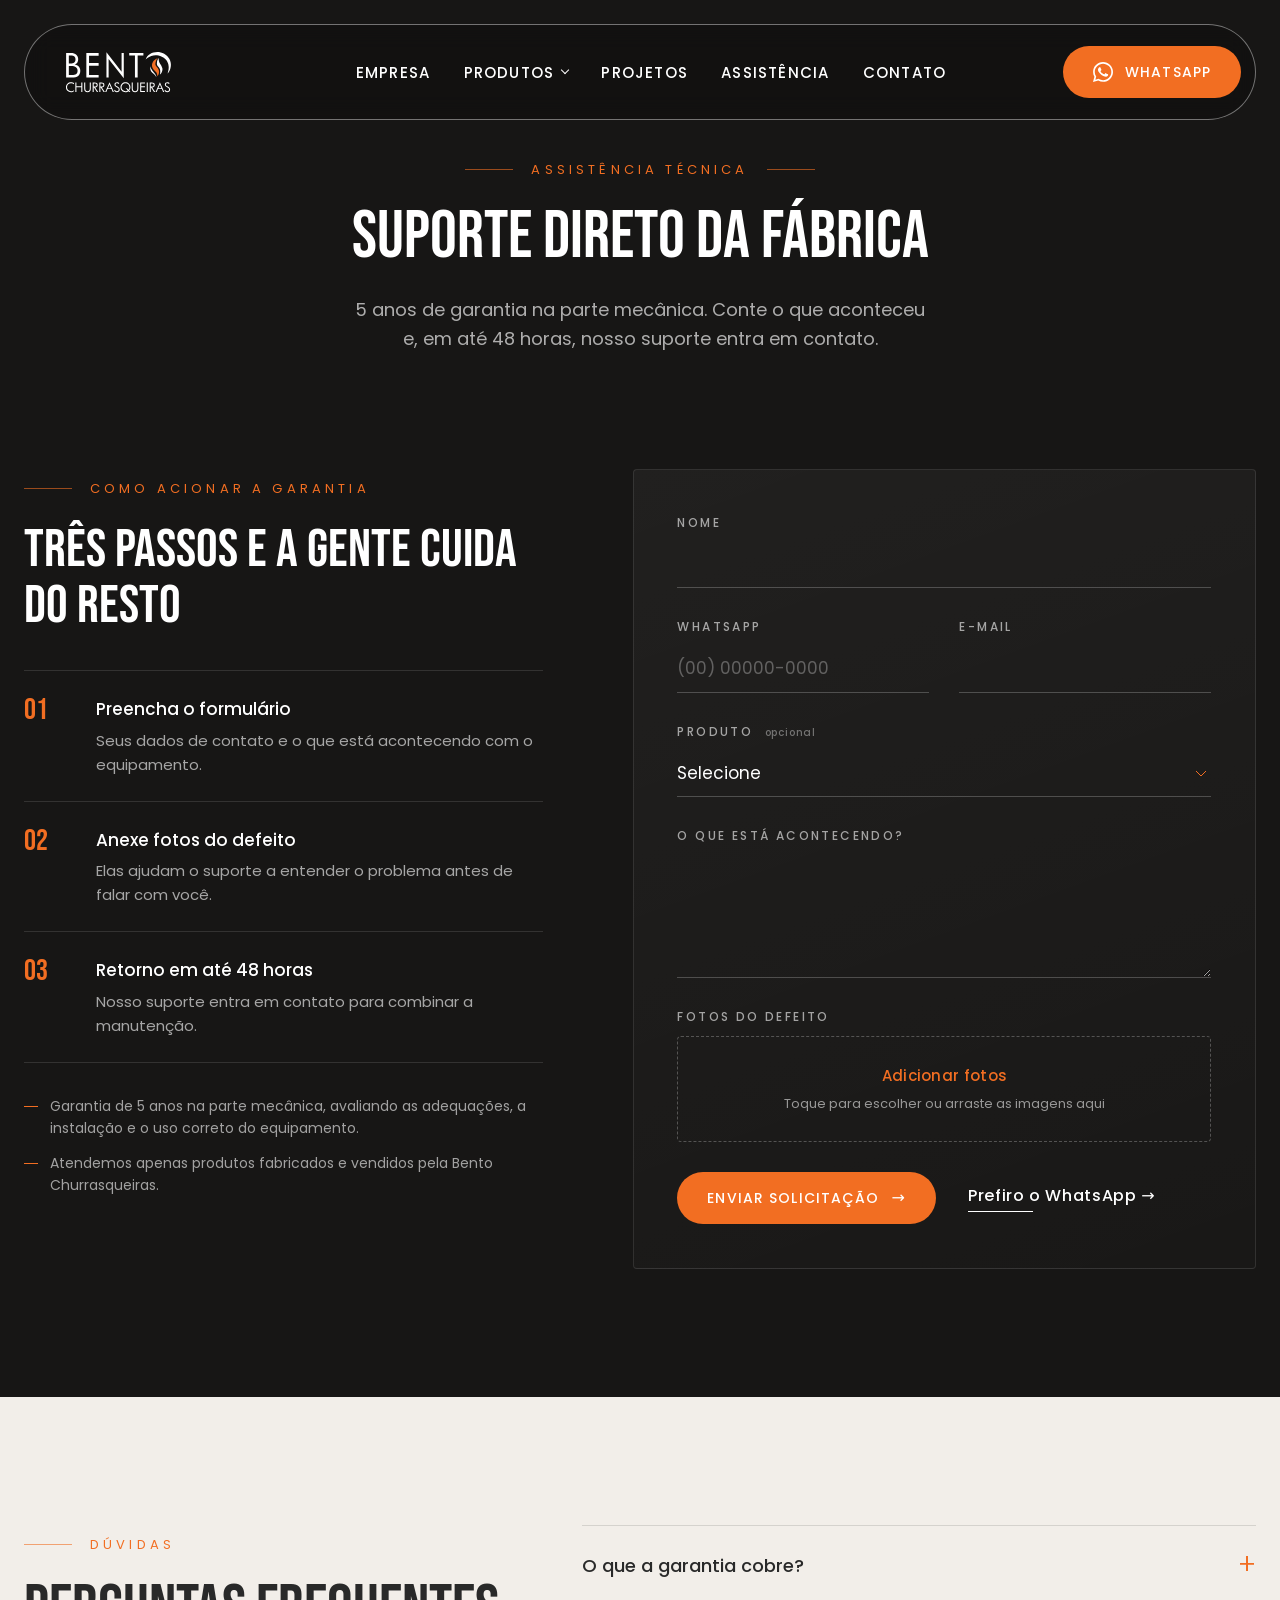
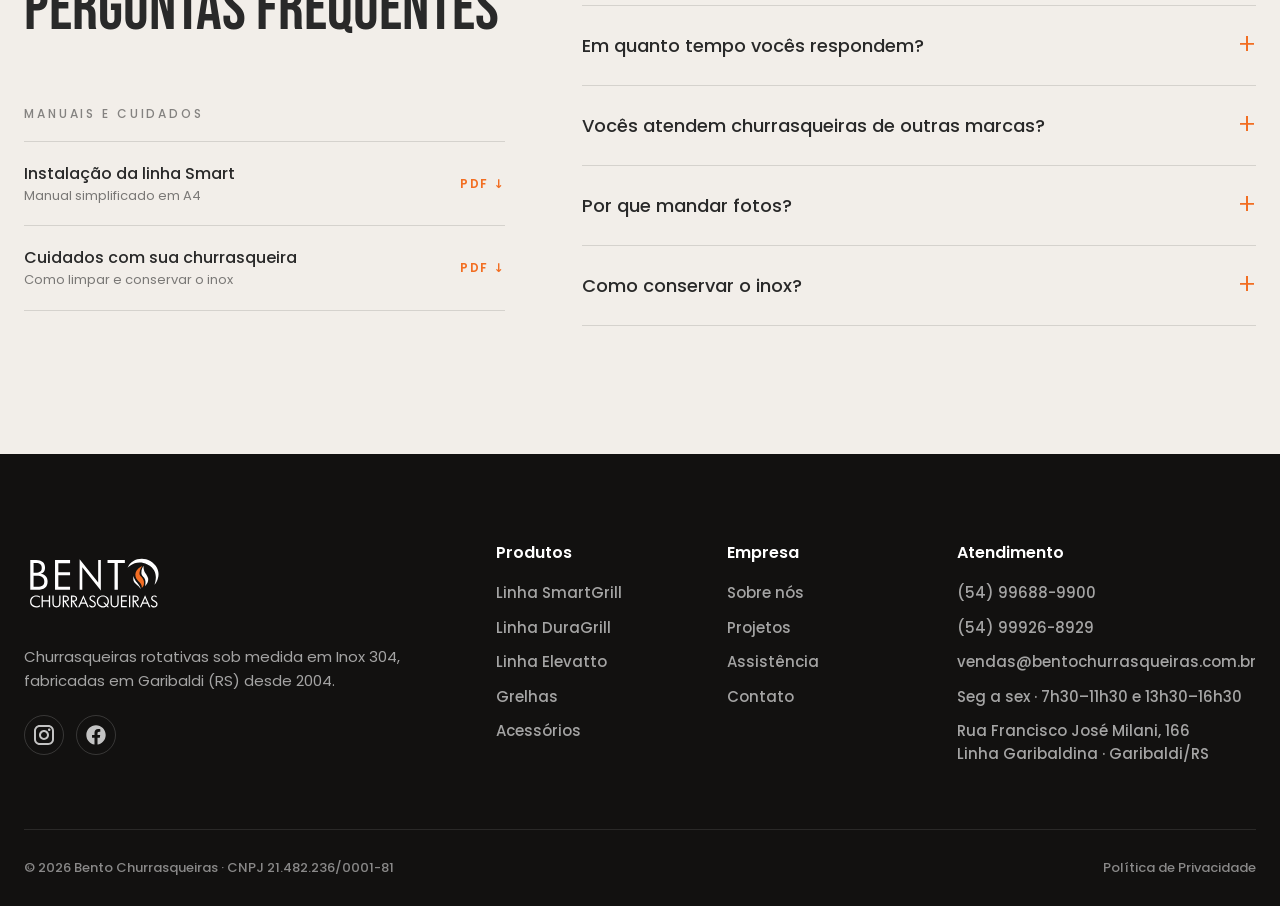
<file: assistencia/index.html>
<!doctype html>
<html lang="pt-BR">
<head>
  <meta charset="utf-8">
  <meta name="viewport" content="width=device-width, initial-scale=1">
  <title>Assistência técnica e garantia · Bento Churrasqueiras</title>
  <meta name="description" content="Assistência técnica da Bento Churrasqueiras: 5 anos de garantia na parte mecânica e retorno em até 48 horas. Solicite pelo formulário ou WhatsApp.">
  <meta property="og:type" content="website">
  <meta property="og:site_name" content="Bento Churrasqueiras">
  <meta property="og:locale" content="pt_BR">
  <meta property="og:title" content="Assistência técnica e garantia · Bento Churrasqueiras">
  <meta property="og:description" content="Assistência técnica da Bento Churrasqueiras: 5 anos de garantia na parte mecânica e retorno em até 48 horas. Solicite pelo formulário ou WhatsApp.">
  <meta property="og:url" content="https://bento-churrasqueiras-site.vercel.app/assistencia/">
  <meta property="og:image" content="https://bento-churrasqueiras-site.vercel.app/assets/og/assistencia.jpg">
  <meta property="og:image:width" content="1200">
  <meta property="og:image:height" content="630">
  <meta name="twitter:card" content="summary_large_image">
  <link rel="icon" href="../assets/marca/simbolo-bento.svg" type="image/svg+xml">

  <script>document.documentElement.classList.add("js");</script>
  <link rel="preconnect" href="https://fonts.googleapis.com">
  <link rel="preconnect" href="https://fonts.gstatic.com" crossorigin>
  <link href="https://fonts.googleapis.com/css2?family=Bebas+Neue&family=Poppins:wght@400;500;600;700&display=swap" rel="stylesheet">
  <link rel="stylesheet" href="../css/estilo.css?v=1792606923">

</head>
<body>
  <a class="pular" href="#conteudo">Ir para o conteúdo</a>

  <!-- ============ HEADER (barra de vidro fixa: logo · links · WhatsApp) ============ -->
  <header class="topo" data-topo>
    <div class="container topo__barra">
      <a class="topo__logo" href="/" aria-label="Bento Churrasqueiras — página inicial">
        <img src="../assets/marca/logo-header.svg" alt="Bento Churrasqueiras" width="156" height="88">
      </a>

      <nav class="topo__nav" aria-label="Principal">
        <ul>
          <li><a href="/empresa/">Empresa</a></li>
          <li class="topo__drop">
            <button type="button" aria-expanded="false" aria-controls="drop-produtos" data-drop>
              Produtos <span class="topo__seta" aria-hidden="true"></span>
            </button>
            <div class="topo__painel" id="drop-produtos">
              <ul>
                <li><a href="/smartgrill/">SmartGrill</a></li>
                <li><a href="/duragrill/">DuraGrill</a></li>
                <li><a href="/elevatto/">Elevatto</a></li>
                <li><a href="/grelhas/">Grelhas</a></li>
                <li><a href="/acessorios/">Acessórios</a></li>
                <li class="topo__painel-todos"><a href="/produtos/">Todos os produtos</a></li>
              </ul>
            </div>
          </li>
          <li><a href="/projetos/">Projetos</a></li>
          <li><a href="/assistencia/">Assistência</a></li>
          <li><a href="/contato/">Contato</a></li>
        </ul>
      </nav>

      <a class="botao botao--wpp topo__wpp" href="https://wa.me/5554996889900?text=Ol%C3%A1!%20Vim%20pelo%20site%20e%20quero%20um%20or%C3%A7amento%20de%20churrasqueira." target="_blank" rel="noopener" data-evento="whatsapp_header">
        <img src="../assets/icones/whatsapp-branco.svg" alt="" width="20" height="20">
        <span>WhatsApp</span>
      </a>

      <!-- só no mobile: abre o menu em overlay -->
      <button class="menu-botao" type="button" aria-expanded="false" aria-controls="menu" aria-label="Abrir menu" data-menu-abrir>
        <span class="menu-botao__circulo" aria-hidden="true">
          <span></span><span></span><span></span>
        </span>
      </button>
    </div>
  </header>

  <!-- ============ MENU (overlay) ============ -->
  <div class="menu" id="menu" role="dialog" aria-modal="true" aria-label="Menu" hidden>
    <div class="menu__conteudo">
      <nav class="menu__nav" aria-label="Menu completo">
        <ul class="menu__lista">
          <li><a href="/">Home</a></li>
          <li><a href="/empresa/">Empresa</a></li>
          <li>
            <button class="menu__abre-sub" type="button" aria-expanded="false" aria-controls="submenu-produtos" data-submenu>
              Produtos <span class="menu__seta" aria-hidden="true"></span>
            </button>
            <div class="menu__sub-caixa">
            <ul class="menu__sub" id="submenu-produtos">
              <li><a href="/produtos/">Todos os produtos</a></li>
              <li><a href="/smartgrill/">SmartGrill</a></li>
              <li><a href="/duragrill/">DuraGrill</a></li>
              <li><a href="/elevatto/">Elevatto</a></li>
              <li><a href="/grelhas/">Grelhas</a></li>
              <li><a href="/acessorios/">Acessórios</a></li>
            </ul>
            </div>
          </li>
          <li><a href="/projetos/">Projetos</a></li>
          <li><a href="/assistencia/">Assistência</a></li>
          <li><a href="/contato/">Contato</a></li>
        </ul>
      </nav>
      <div class="menu__lado">
        <p class="overline overline--claro">Fale com a fábrica</p>
        <a class="botao botao--wpp" href="https://wa.me/5554996889900?text=Ol%C3%A1!%20Vim%20pelo%20site%20e%20quero%20um%20or%C3%A7amento%20de%20churrasqueira." target="_blank" rel="noopener" data-evento="whatsapp_menu">
          <img src="../assets/icones/whatsapp-branco.svg" alt="" width="20" height="20">
          <span>Pedir orçamento</span>
        </a>
        <ul class="menu__contatos">
          <li><a href="tel:+5554996889900">(54) 99688-9900</a></li>
          <li><a href="mailto:vendas@bentochurrasqueiras.com.br">vendas@bentochurrasqueiras.com.br</a></li>
          <li>Seg a sex · 7h30–11h30 · 13h30–16h30</li>
        </ul>
      </div>
    </div>
  </div>

  <main id="conteudo">

    <!-- ============ ABERTURA ============ -->
    <section class="pg-abertura pg-abertura--curta" aria-labelledby="pg-titulo">
      <span class="linhas-intro__luz" aria-hidden="true"></span>
      <div class="container pg-abertura__grade" data-revelar="carga">
        <p class="overline pg-abertura__over"><span class="linhas-intro__traco" aria-hidden="true"></span>Assistência técnica</p>
        <h1 class="pg-abertura__titulo" id="pg-titulo" data-linhas>Suporte direto da fábrica</h1>
        <p class="pg-abertura__apoio">5 anos de garantia na parte mecânica. Conte o que aconteceu e, em até 48 horas, nosso suporte entra em contato.</p>
      </div>
    </section>

    <!-- ============ SOLICITAR ASSISTÊNCIA (escuro; o formulário vira Fluent Forms no Elementor) ============ -->
    <section class="atendimento" aria-labelledby="atendimento-titulo">
      <div class="container atendimento__grade">
        <div class="atendimento__texto" data-revelar="scroll">
          <p class="overline atendimento__over"><span class="contato__traco" aria-hidden="true"></span>Como acionar a garantia</p>
          <h2 class="atendimento__titulo" id="atendimento-titulo" data-linhas>Três passos e a gente cuida do resto</h2>
          <ol class="atendimento__passos">
            <li><span>01</span><div><strong>Preencha o formulário</strong><p>Seus dados de contato e o que está acontecendo com o equipamento.</p></div></li>
            <li><span>02</span><div><strong>Anexe fotos do defeito</strong><p>Elas ajudam o suporte a entender o problema antes de falar com você.</p></div></li>
            <li><span>03</span><div><strong>Retorno em até 48 horas</strong><p>Nosso suporte entra em contato para combinar a manutenção.</p></div></li>
          </ol>
          <ul class="atendimento__notas">
            <li>Garantia de 5 anos na parte mecânica, avaliando as adequações, a instalação e o uso correto do equipamento.</li>
            <li>Atendemos apenas produtos fabricados e vendidos pela Bento Churrasqueiras.</li>
          </ul>
        </div>

        <form class="chamado" action="#" method="post" enctype="multipart/form-data" data-chamado>
          <div class="chamado__campo">
            <label for="ch-nome">Nome</label>
            <input id="ch-nome" name="nome" type="text" autocomplete="name" required>
          </div>
          <div class="chamado__dupla">
            <div class="chamado__campo">
              <label for="ch-fone">WhatsApp</label>
              <input id="ch-fone" name="telefone" type="tel" inputmode="tel" autocomplete="tel" placeholder="(00) 00000-0000" required>
            </div>
            <div class="chamado__campo">
              <label for="ch-email">E-mail</label>
              <input id="ch-email" name="email" type="email" autocomplete="email" required>
            </div>
          </div>
          <div class="chamado__campo">
            <label for="ch-produto">Produto <small>opcional</small></label>
            <select id="ch-produto" name="produto">
              <option value="">Selecione</option>
              <option>SmartGrill</option>
              <option>DuraGrill</option>
              <option>Elevatto</option>
              <option>Grelha automática</option>
              <option>Grelha de elevação manual</option>
              <option>Parrilla</option>
              <option>Suporte de fundo</option>
              <option>Espetos suspensos</option>
              <option>Acessório</option>
              <option>Não sei</option>
            </select>
          </div>
          <div class="chamado__campo">
            <label for="ch-desc">O que está acontecendo?</label>
            <textarea id="ch-desc" name="descricao" rows="4" required></textarea>
          </div>
          <div class="chamado__campo">
            <span class="chamado__rotulo" id="ch-fotos-rotulo">Fotos do defeito</span>
            <label class="chamado__arquivos" for="ch-fotos">
              <input id="ch-fotos" name="fotos" type="file" accept="image/*" multiple aria-labelledby="ch-fotos-rotulo" data-arquivos>
              <strong>Adicionar fotos</strong>
              <span data-arquivos-texto>Toque para escolher ou arraste as imagens aqui</span>
            </label>
          </div>
          <div class="chamado__envio">
            <button class="botao" type="submit"><span>Enviar solicitação</span></button>
            <a class="link-seta" href="https://wa.me/5554996889900?text=Ol%C3%A1!%20Preciso%20de%20assist%C3%AAncia%20t%C3%A9cnica%20para%20a%20minha%20churrasqueira." target="_blank" rel="noopener" data-evento="whatsapp_assistencia">Prefiro o WhatsApp</a>
          </div>
        </form>
      </div>
    </section>

    <!-- ============ DÚVIDAS FREQUENTES + MANUAIS ============ -->
    <section class="faq" aria-labelledby="faq-titulo">
      <div class="container faq__grade">
        <div class="faq__cabeca" data-revelar="scroll">
          <p class="overline faq__over"><span class="comparativo__traco" aria-hidden="true"></span>Dúvidas</p>
          <h2 class="faq__titulo" id="faq-titulo" data-linhas>Perguntas frequentes</h2>

          <div class="manuais">
            <h3 class="manuais__rotulo">Manuais e cuidados</h3>
            <ul class="manuais__lista">
              <li><a href="https://bentochurrasqueiras.com.br/wp-content/uploads/2021/04/Manual-de-instalacao-A4-Linha-Smart.pdf" target="_blank" rel="noopener" data-evento="manual_smart_instalacao"><strong>Instalação da linha Smart</strong><small>Manual simplificado em A4</small></a></li>
              <li><a href="https://bentochurrasqueiras.com.br/wp-content/uploads/2021/04/Cuidados-com-sua-Churrasqueira.pdf" target="_blank" rel="noopener" data-evento="manual_cuidados"><strong>Cuidados com sua churrasqueira</strong><small>Como limpar e conservar o inox</small></a></li>
              <!-- TODO cliente: manual completo de instalação da linha Smart (link quebrado no site atual) -->
            </ul>
          </div>
        </div>
        <div class="faq__lista">
          <details><summary>O que a garantia cobre?</summary><p>5 anos na parte mecânica. A avaliação considera as adequações, a instalação e o uso correto do equipamento.</p></details>
          <details><summary>Em quanto tempo vocês respondem?</summary><p>Depois que você envia a solicitação, nosso suporte entra em contato em até 48 horas para combinar a manutenção.</p></details>
          <details><summary>Vocês atendem churrasqueiras de outras marcas?</summary><p>Não. A assistência técnica é só para produtos fabricados e vendidos pela Bento Churrasqueiras.</p></details>
          <details><summary>Por que mandar fotos?</summary><p>Com as fotos do defeito, o suporte entende o problema antes de falar com você, e o atendimento fica mais rápido.</p></details>
          <details><summary>Como conservar o inox?</summary><p>O manual "Cuidados com sua churrasqueira", aqui ao lado, traz as dicas de limpeza e conservação do Inox 304 para garantir mais durabilidade.</p></details>
          <!-- TODO cliente: precisa de nota fiscal? atendimento em domicílio ou envio da peça? cobre fora do RS? -->
        </div>
      </div>
    </section>

  </main>

  <!-- ============ RODAPÉ ============ -->
  <footer class="rodape">
    <div class="container">
      <div class="rodape__topo">
        <div class="rodape__marca">
          <a href="/" aria-label="Bento Churrasqueiras — página inicial">
            <img src="../assets/marca/logo-footer.svg" alt="Bento Churrasqueiras" width="142" height="80" loading="lazy">
          </a>
          <p>Churrasqueiras rotativas sob medida em Inox 304, fabricadas em Garibaldi (RS) desde 2004.</p>
          <ul class="rodape__redes">
            <li><a href="https://www.instagram.com/bentochurrasqueiras/" target="_blank" rel="noopener" aria-label="Instagram"><img src="../assets/icones/instagram.svg" alt="" width="20" height="20"></a></li>
            <li><a href="https://www.facebook.com/BentoChurrasqueiras/" target="_blank" rel="noopener" aria-label="Facebook"><img src="../assets/icones/facebook.svg" alt="" width="20" height="20"></a></li>
          </ul>
        </div>

        <div class="rodape__colunas">
          <nav class="rodape__col" aria-labelledby="rod-produtos">
            <h2 id="rod-produtos">Produtos</h2>
            <ul>
              <li><a href="/smartgrill/">Linha SmartGrill</a></li>
              <li><a href="/duragrill/">Linha DuraGrill</a></li>
              <li><a href="/elevatto/">Linha Elevatto</a></li>
              <li><a href="/grelhas/">Grelhas</a></li>
              <li><a href="/acessorios/">Acessórios</a></li>
            </ul>
          </nav>
          <nav class="rodape__col" aria-labelledby="rod-empresa">
            <h2 id="rod-empresa">Empresa</h2>
            <ul>
              <li><a href="/empresa/">Sobre nós</a></li>
              <li><a href="/projetos/">Projetos</a></li>
              <li><a href="/assistencia/">Assistência</a></li>
              <li><a href="/contato/">Contato</a></li>
            </ul>
          </nav>
          <div class="rodape__col">
            <h2>Atendimento</h2>
            <ul>
              <li><a href="https://wa.me/5554996889900" target="_blank" rel="noopener" data-evento="whatsapp_rodape">(54) 99688-9900</a></li>
              <!-- TODO cliente: confirmar se este 2º número está ativo -->
              <li><a href="https://wa.me/5554999268929" target="_blank" rel="noopener" data-evento="whatsapp_rodape_2">(54) 99926-8929</a></li>
              <li><a href="mailto:vendas@bentochurrasqueiras.com.br">vendas@bentochurrasqueiras.com.br</a></li>
              <li>Seg a sex · 7h30–11h30 e 13h30–16h30</li>
              <li><a href="https://www.google.com/maps/search/?api=1&amp;query=Rua+Francisco+Jos%C3%A9+Milani+166+Garibaldi+RS" target="_blank" rel="noopener">Rua Francisco José Milani, 166<br>Linha Garibaldina · Garibaldi/RS</a></li>
            </ul>
          </div>
        </div>
      </div>

      <div class="rodape__base">
        <p>© <span data-ano>2026</span> Bento Churrasqueiras · CNPJ 21.482.236/0001-81</p>
        <ul class="rodape__legal">
          <li><a href="/politica-de-privacidade/">Política de Privacidade</a></li>
        </ul>
      </div>
    </div>
  </footer>

  <!-- WhatsApp flutuante (aparece depois do hero) -->
  <a class="wpp-flutuante" href="https://wa.me/5554996889900?text=Ol%C3%A1!%20Vim%20pelo%20site%20e%20quero%20um%20or%C3%A7amento%20de%20churrasqueira." target="_blank" rel="noopener" aria-label="Pedir orçamento no WhatsApp" data-evento="whatsapp_flutuante">
    <img src="../assets/icones/whatsapp-branco.svg" alt="" width="28" height="28">
  </a>

  <script src="../js/lenis.min.js?v=1.3.26" defer></script>
  <script src="../js/main.js?v=1790700005" defer></script>
</body>
</html>
</file>
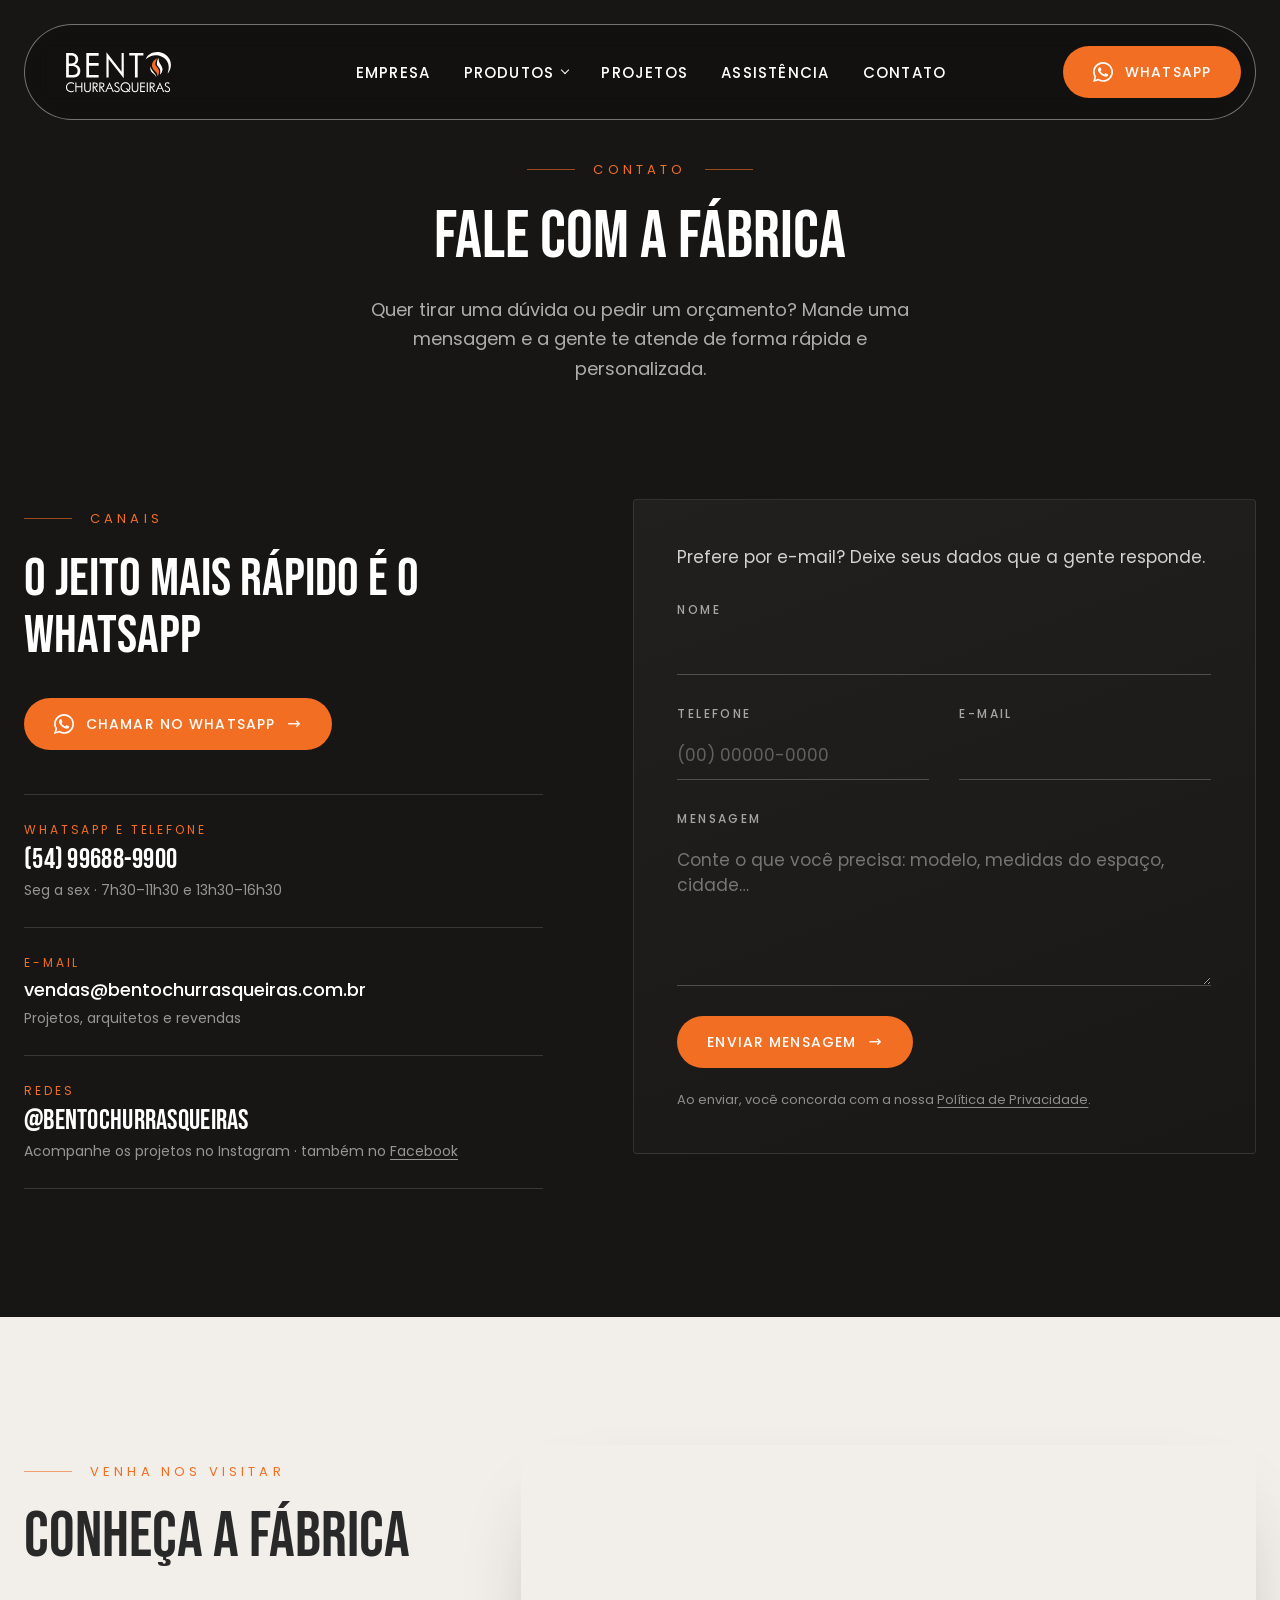
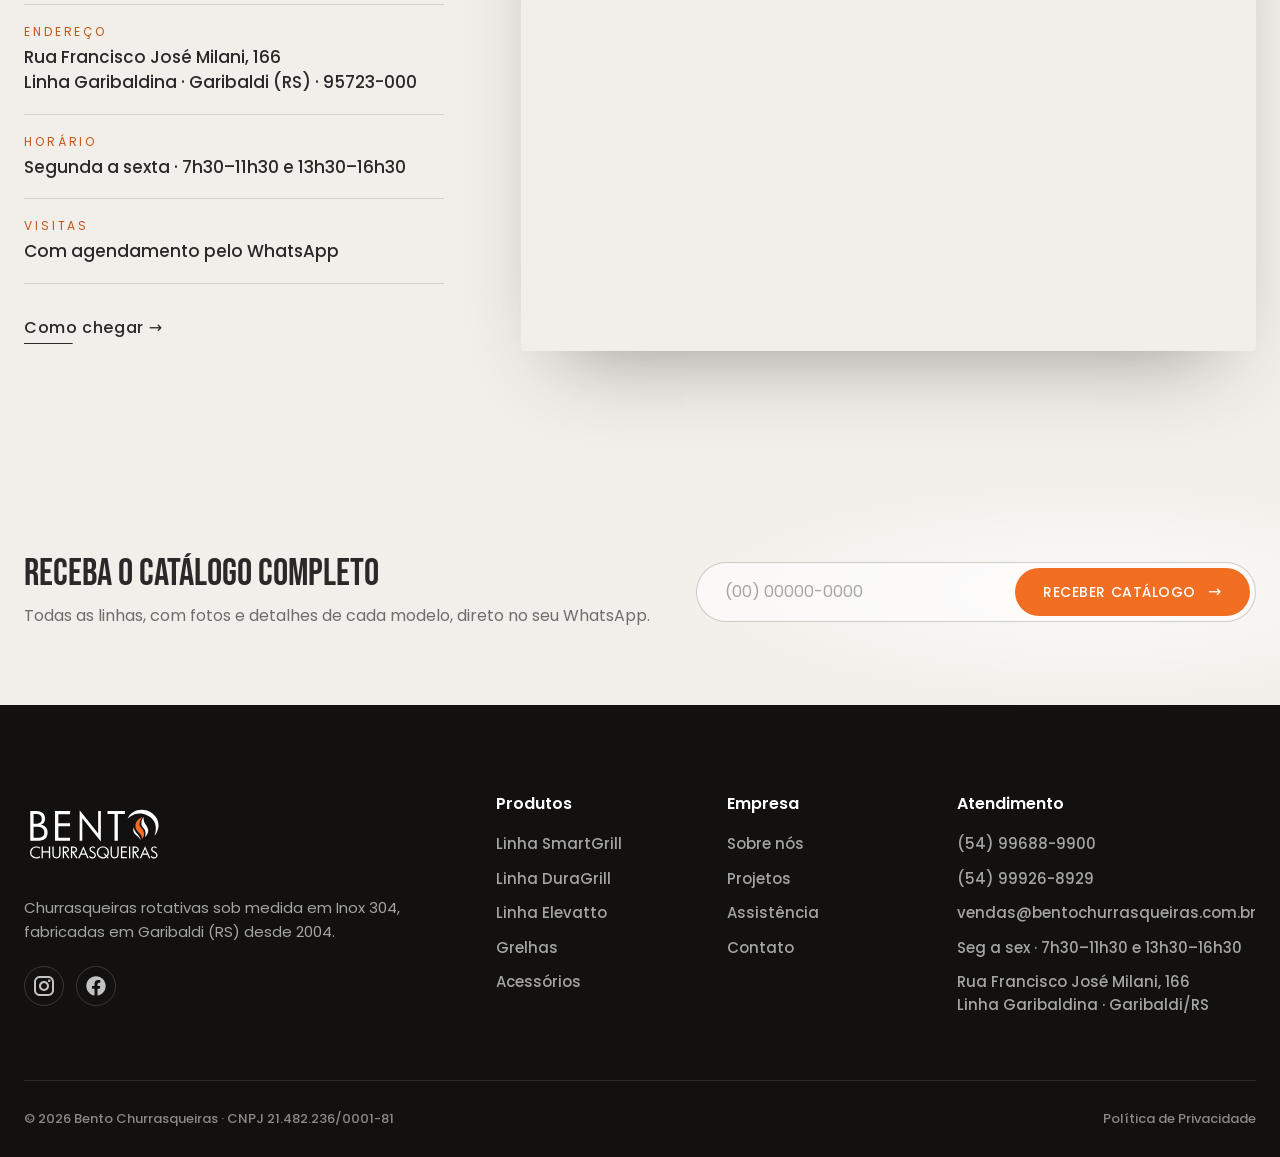
<file: contato/index.html>
<!doctype html>
<html lang="pt-BR">
<head>
  <meta charset="utf-8">
  <meta name="viewport" content="width=device-width, initial-scale=1">
  <title>Contato e endereço da fábrica · Bento Churrasqueiras</title>
  <meta name="description" content="Fale com a Bento Churrasqueiras: WhatsApp (54) 99688-9900, vendas@bentochurrasqueiras.com.br e fábrica em Garibaldi (RS). Atendimento de segunda a sexta.">
  <meta property="og:type" content="website">
  <meta property="og:site_name" content="Bento Churrasqueiras">
  <meta property="og:locale" content="pt_BR">
  <meta property="og:title" content="Contato e endereço da fábrica · Bento Churrasqueiras">
  <meta property="og:description" content="Fale com a Bento Churrasqueiras: WhatsApp (54) 99688-9900, vendas@bentochurrasqueiras.com.br e fábrica em Garibaldi (RS). Atendimento de segunda a sexta.">
  <meta property="og:url" content="https://bento-churrasqueiras-site.vercel.app/contato/">
  <meta property="og:image" content="https://bento-churrasqueiras-site.vercel.app/assets/og/contato.jpg">
  <meta property="og:image:width" content="1200">
  <meta property="og:image:height" content="630">
  <meta name="twitter:card" content="summary_large_image">
  <link rel="icon" href="../assets/marca/simbolo-bento.svg" type="image/svg+xml">

  <script>document.documentElement.classList.add("js");</script>
  <link rel="preconnect" href="https://fonts.googleapis.com">
  <link rel="preconnect" href="https://fonts.gstatic.com" crossorigin>
  <link href="https://fonts.googleapis.com/css2?family=Bebas+Neue&family=Poppins:wght@400;500;600;700&display=swap" rel="stylesheet">
  <link rel="stylesheet" href="../css/estilo.css?v=1792606923">

</head>
<body>
  <a class="pular" href="#conteudo">Ir para o conteúdo</a>

  <!-- ============ HEADER (barra de vidro fixa: logo · links · WhatsApp) ============ -->
  <header class="topo" data-topo>
    <div class="container topo__barra">
      <a class="topo__logo" href="/" aria-label="Bento Churrasqueiras — página inicial">
        <img src="../assets/marca/logo-header.svg" alt="Bento Churrasqueiras" width="156" height="88">
      </a>

      <nav class="topo__nav" aria-label="Principal">
        <ul>
          <li><a href="/empresa/">Empresa</a></li>
          <li class="topo__drop">
            <button type="button" aria-expanded="false" aria-controls="drop-produtos" data-drop>
              Produtos <span class="topo__seta" aria-hidden="true"></span>
            </button>
            <div class="topo__painel" id="drop-produtos">
              <ul>
                <li><a href="/smartgrill/">SmartGrill</a></li>
                <li><a href="/duragrill/">DuraGrill</a></li>
                <li><a href="/elevatto/">Elevatto</a></li>
                <li><a href="/grelhas/">Grelhas</a></li>
                <li><a href="/acessorios/">Acessórios</a></li>
                <li class="topo__painel-todos"><a href="/produtos/">Todos os produtos</a></li>
              </ul>
            </div>
          </li>
          <li><a href="/projetos/">Projetos</a></li>
          <li><a href="/assistencia/">Assistência</a></li>
          <li><a href="/contato/">Contato</a></li>
        </ul>
      </nav>

      <a class="botao botao--wpp topo__wpp" href="https://wa.me/5554996889900?text=Ol%C3%A1!%20Vim%20pelo%20site%20e%20quero%20um%20or%C3%A7amento%20de%20churrasqueira." target="_blank" rel="noopener" data-evento="whatsapp_header">
        <img src="../assets/icones/whatsapp-branco.svg" alt="" width="20" height="20">
        <span>WhatsApp</span>
      </a>

      <!-- só no mobile: abre o menu em overlay -->
      <button class="menu-botao" type="button" aria-expanded="false" aria-controls="menu" aria-label="Abrir menu" data-menu-abrir>
        <span class="menu-botao__circulo" aria-hidden="true">
          <span></span><span></span><span></span>
        </span>
      </button>
    </div>
  </header>

  <!-- ============ MENU (overlay) ============ -->
  <div class="menu" id="menu" role="dialog" aria-modal="true" aria-label="Menu" hidden>
    <div class="menu__conteudo">
      <nav class="menu__nav" aria-label="Menu completo">
        <ul class="menu__lista">
          <li><a href="/">Home</a></li>
          <li><a href="/empresa/">Empresa</a></li>
          <li>
            <button class="menu__abre-sub" type="button" aria-expanded="false" aria-controls="submenu-produtos" data-submenu>
              Produtos <span class="menu__seta" aria-hidden="true"></span>
            </button>
            <div class="menu__sub-caixa">
            <ul class="menu__sub" id="submenu-produtos">
              <li><a href="/produtos/">Todos os produtos</a></li>
              <li><a href="/smartgrill/">SmartGrill</a></li>
              <li><a href="/duragrill/">DuraGrill</a></li>
              <li><a href="/elevatto/">Elevatto</a></li>
              <li><a href="/grelhas/">Grelhas</a></li>
              <li><a href="/acessorios/">Acessórios</a></li>
            </ul>
            </div>
          </li>
          <li><a href="/projetos/">Projetos</a></li>
          <li><a href="/assistencia/">Assistência</a></li>
          <li><a href="/contato/">Contato</a></li>
        </ul>
      </nav>
      <div class="menu__lado">
        <p class="overline overline--claro">Fale com a fábrica</p>
        <a class="botao botao--wpp" href="https://wa.me/5554996889900?text=Ol%C3%A1!%20Vim%20pelo%20site%20e%20quero%20um%20or%C3%A7amento%20de%20churrasqueira." target="_blank" rel="noopener" data-evento="whatsapp_menu">
          <img src="../assets/icones/whatsapp-branco.svg" alt="" width="20" height="20">
          <span>Pedir orçamento</span>
        </a>
        <ul class="menu__contatos">
          <li><a href="tel:+5554996889900">(54) 99688-9900</a></li>
          <li><a href="mailto:vendas@bentochurrasqueiras.com.br">vendas@bentochurrasqueiras.com.br</a></li>
          <li>Seg a sex · 7h30–11h30 · 13h30–16h30</li>
        </ul>
      </div>
    </div>
  </div>

  <main id="conteudo">

    <!-- ============ ABERTURA ============ -->
    <section class="pg-abertura pg-abertura--curta" aria-labelledby="pg-titulo">
      <span class="linhas-intro__luz" aria-hidden="true"></span>
      <div class="container pg-abertura__grade" data-revelar="carga">
        <p class="overline pg-abertura__over"><span class="linhas-intro__traco" aria-hidden="true"></span>Contato</p>
        <h1 class="pg-abertura__titulo" id="pg-titulo" data-linhas>Fale com a fábrica</h1>
        <p class="pg-abertura__apoio">Quer tirar uma dúvida ou pedir um orçamento? Mande uma mensagem e a gente te atende de forma rápida e personalizada.</p>
      </div>
    </section>

    <!-- ============ CANAIS + FORMULÁRIO (escuro; o formulário vira Fluent Forms 3 no Elementor) ============ -->
    <section class="atendimento" aria-labelledby="atendimento-titulo">
      <div class="container atendimento__grade">
        <div class="atendimento__texto" data-revelar="scroll">
          <p class="overline atendimento__over"><span class="contato__traco" aria-hidden="true"></span>Canais</p>
          <h2 class="atendimento__titulo" id="atendimento-titulo" data-linhas>O jeito mais rápido é o WhatsApp</h2>
          <a class="botao contato__cta" href="https://wa.me/5554996889900?text=Ol%C3%A1!%20Vim%20pelo%20site%20e%20quero%20um%20or%C3%A7amento%20de%20churrasqueira." target="_blank" rel="noopener" data-evento="whatsapp_contato_pagina">
            <img src="../assets/icones/whatsapp-branco.svg" alt="" width="20" height="20">
            <span>Chamar no WhatsApp</span>
          </a>
          <ul class="canais atendimento__canais">
            <li class="canal">
              <span class="canal__rotulo">WhatsApp e telefone</span>
              <a class="canal__valor" href="tel:+5554996889900">(54) 99688-9900</a>
              <span class="canal__nota">Seg a sex · 7h30–11h30 e 13h30–16h30</span>
            </li>
            <li class="canal">
              <span class="canal__rotulo">E-mail</span>
              <a class="canal__valor canal__valor--email" href="mailto:vendas@bentochurrasqueiras.com.br">vendas@bentochurrasqueiras.com.br</a>
              <span class="canal__nota">Projetos, arquitetos e revendas</span>
            </li>
            <li class="canal">
              <span class="canal__rotulo">Redes</span>
              <a class="canal__valor" href="https://www.instagram.com/bentochurrasqueiras/" target="_blank" rel="noopener">@bentochurrasqueiras</a>
              <span class="canal__nota">Acompanhe os projetos no Instagram · também no <a href="https://www.facebook.com/BentoChurrasqueiras/" target="_blank" rel="noopener">Facebook</a></span>
            </li>
          </ul>
        </div>

        <form class="chamado" action="#" method="post" data-chamado>
          <p class="chamado__intro">Prefere por e-mail? Deixe seus dados que a gente responde.</p>
          <div class="chamado__campo">
            <label for="ct-nome">Nome</label>
            <input id="ct-nome" name="nome" type="text" autocomplete="name" required>
          </div>
          <div class="chamado__dupla">
            <div class="chamado__campo">
              <label for="ct-fone">Telefone</label>
              <input id="ct-fone" name="telefone" type="tel" inputmode="tel" autocomplete="tel" placeholder="(00) 00000-0000">
            </div>
            <div class="chamado__campo">
              <label for="ct-email">E-mail</label>
              <input id="ct-email" name="email" type="email" autocomplete="email" required>
            </div>
          </div>
          <div class="chamado__campo">
            <label for="ct-msg">Mensagem</label>
            <textarea id="ct-msg" name="descricao" rows="5" placeholder="Conte o que você precisa: modelo, medidas do espaço, cidade…" required></textarea>
          </div>
          <div class="chamado__envio">
            <button class="botao" type="submit"><span>Enviar mensagem</span></button>
          </div>
          <p class="chamado__privacidade">Ao enviar, você concorda com a nossa <a href="/politica-de-privacidade/">Política de Privacidade</a>.</p>
        </form>
      </div>
    </section>

    <!-- ============ VISITE A FÁBRICA (claro quente) ============ -->
    <section class="mapa" aria-labelledby="mapa-titulo">
      <div class="container mapa__grade">
        <div data-revelar="scroll">
          <p class="overline mapa__over"><span class="comparativo__traco" aria-hidden="true"></span>Venha nos visitar</p>
          <h2 class="mapa__titulo" id="mapa-titulo" data-linhas>Conheça a fábrica</h2>
          <ul class="mapa__lista">
            <li><span>Endereço</span><strong>Rua Francisco José Milani, 166<br>Linha Garibaldina · Garibaldi (RS) · 95723-000</strong></li>
            <li><span>Horário</span><strong>Segunda a sexta · 7h30–11h30 e 13h30–16h30</strong></li>
            <li><span>Visitas</span><strong>Com agendamento pelo WhatsApp</strong></li>
          </ul>
          <a class="link-seta mapa__link" href="https://www.google.com/maps/dir/?api=1&amp;destination=Rua+Francisco+Jos%C3%A9+Milani+166+Garibaldi+RS" target="_blank" rel="noopener">Como chegar</a>
        </div>
        <div class="mapa__quadro">
          <iframe src="https://maps.google.com/maps?q=Rua%20Francisco%20Jos%C3%A9%20Milani%2C%20166%20-%20Linha%20Garibaldina%2C%20Garibaldi%20-%20RS%2C%2095723-000&amp;t=m&amp;z=15&amp;output=embed" title="Mapa: fábrica da Bento Churrasqueiras em Garibaldi (RS)" loading="lazy" referrerpolicy="no-referrer-when-downgrade"></iframe>
        </div>
      </div>
    </section>

    <!-- ============ RECEBA O CATÁLOGO (claro quente; pede o WhatsApp — no Elementor vira Fluent Forms) ============ -->
    <section class="catalogo-secao" aria-label="Receba o catálogo">
      <div class="container">
        <form class="catalogo" action="#" method="post" data-catalogo>
          <div class="catalogo__texto">
            <p class="catalogo__titulo">Receba o catálogo completo</p>
            <p class="catalogo__apoio">Todas as linhas, com fotos e detalhes de cada modelo, direto no seu WhatsApp.</p>
          </div>
          <label class="visually-hidden" for="catalogo-whats">Seu WhatsApp</label>
          <div class="catalogo__campo">
            <input id="catalogo-whats" name="whatsapp" type="tel" inputmode="tel" placeholder="(00) 00000-0000" autocomplete="tel" required>
            <button class="botao" type="submit"><span>Receber<span class="so-desktop"> catálogo</span></span></button>
          </div>
        </form>
      </div>
    </section>
  </main>

  <!-- ============ RODAPÉ ============ -->
  <footer class="rodape">
    <div class="container">
      <div class="rodape__topo">
        <div class="rodape__marca">
          <a href="/" aria-label="Bento Churrasqueiras — página inicial">
            <img src="../assets/marca/logo-footer.svg" alt="Bento Churrasqueiras" width="142" height="80" loading="lazy">
          </a>
          <p>Churrasqueiras rotativas sob medida em Inox 304, fabricadas em Garibaldi (RS) desde 2004.</p>
          <ul class="rodape__redes">
            <li><a href="https://www.instagram.com/bentochurrasqueiras/" target="_blank" rel="noopener" aria-label="Instagram"><img src="../assets/icones/instagram.svg" alt="" width="20" height="20"></a></li>
            <li><a href="https://www.facebook.com/BentoChurrasqueiras/" target="_blank" rel="noopener" aria-label="Facebook"><img src="../assets/icones/facebook.svg" alt="" width="20" height="20"></a></li>
          </ul>
        </div>

        <div class="rodape__colunas">
          <nav class="rodape__col" aria-labelledby="rod-produtos">
            <h2 id="rod-produtos">Produtos</h2>
            <ul>
              <li><a href="/smartgrill/">Linha SmartGrill</a></li>
              <li><a href="/duragrill/">Linha DuraGrill</a></li>
              <li><a href="/elevatto/">Linha Elevatto</a></li>
              <li><a href="/grelhas/">Grelhas</a></li>
              <li><a href="/acessorios/">Acessórios</a></li>
            </ul>
          </nav>
          <nav class="rodape__col" aria-labelledby="rod-empresa">
            <h2 id="rod-empresa">Empresa</h2>
            <ul>
              <li><a href="/empresa/">Sobre nós</a></li>
              <li><a href="/projetos/">Projetos</a></li>
              <li><a href="/assistencia/">Assistência</a></li>
              <li><a href="/contato/">Contato</a></li>
            </ul>
          </nav>
          <div class="rodape__col">
            <h2>Atendimento</h2>
            <ul>
              <li><a href="https://wa.me/5554996889900" target="_blank" rel="noopener" data-evento="whatsapp_rodape">(54) 99688-9900</a></li>
              <!-- TODO cliente: confirmar se este 2º número está ativo -->
              <li><a href="https://wa.me/5554999268929" target="_blank" rel="noopener" data-evento="whatsapp_rodape_2">(54) 99926-8929</a></li>
              <li><a href="mailto:vendas@bentochurrasqueiras.com.br">vendas@bentochurrasqueiras.com.br</a></li>
              <li>Seg a sex · 7h30–11h30 e 13h30–16h30</li>
              <li><a href="https://www.google.com/maps/search/?api=1&amp;query=Rua+Francisco+Jos%C3%A9+Milani+166+Garibaldi+RS" target="_blank" rel="noopener">Rua Francisco José Milani, 166<br>Linha Garibaldina · Garibaldi/RS</a></li>
            </ul>
          </div>
        </div>
      </div>

      <div class="rodape__base">
        <p>© <span data-ano>2026</span> Bento Churrasqueiras · CNPJ 21.482.236/0001-81</p>
        <ul class="rodape__legal">
          <li><a href="/politica-de-privacidade/">Política de Privacidade</a></li>
        </ul>
      </div>
    </div>
  </footer>

  <!-- WhatsApp flutuante (aparece depois do hero) -->
  <a class="wpp-flutuante" href="https://wa.me/5554996889900?text=Ol%C3%A1!%20Vim%20pelo%20site%20e%20quero%20um%20or%C3%A7amento%20de%20churrasqueira." target="_blank" rel="noopener" aria-label="Pedir orçamento no WhatsApp" data-evento="whatsapp_flutuante">
    <img src="../assets/icones/whatsapp-branco.svg" alt="" width="28" height="28">
  </a>

  <script src="../js/lenis.min.js?v=1.3.26" defer></script>
  <script src="../js/main.js?v=1790700005" defer></script>
</body>
</html>
</file>
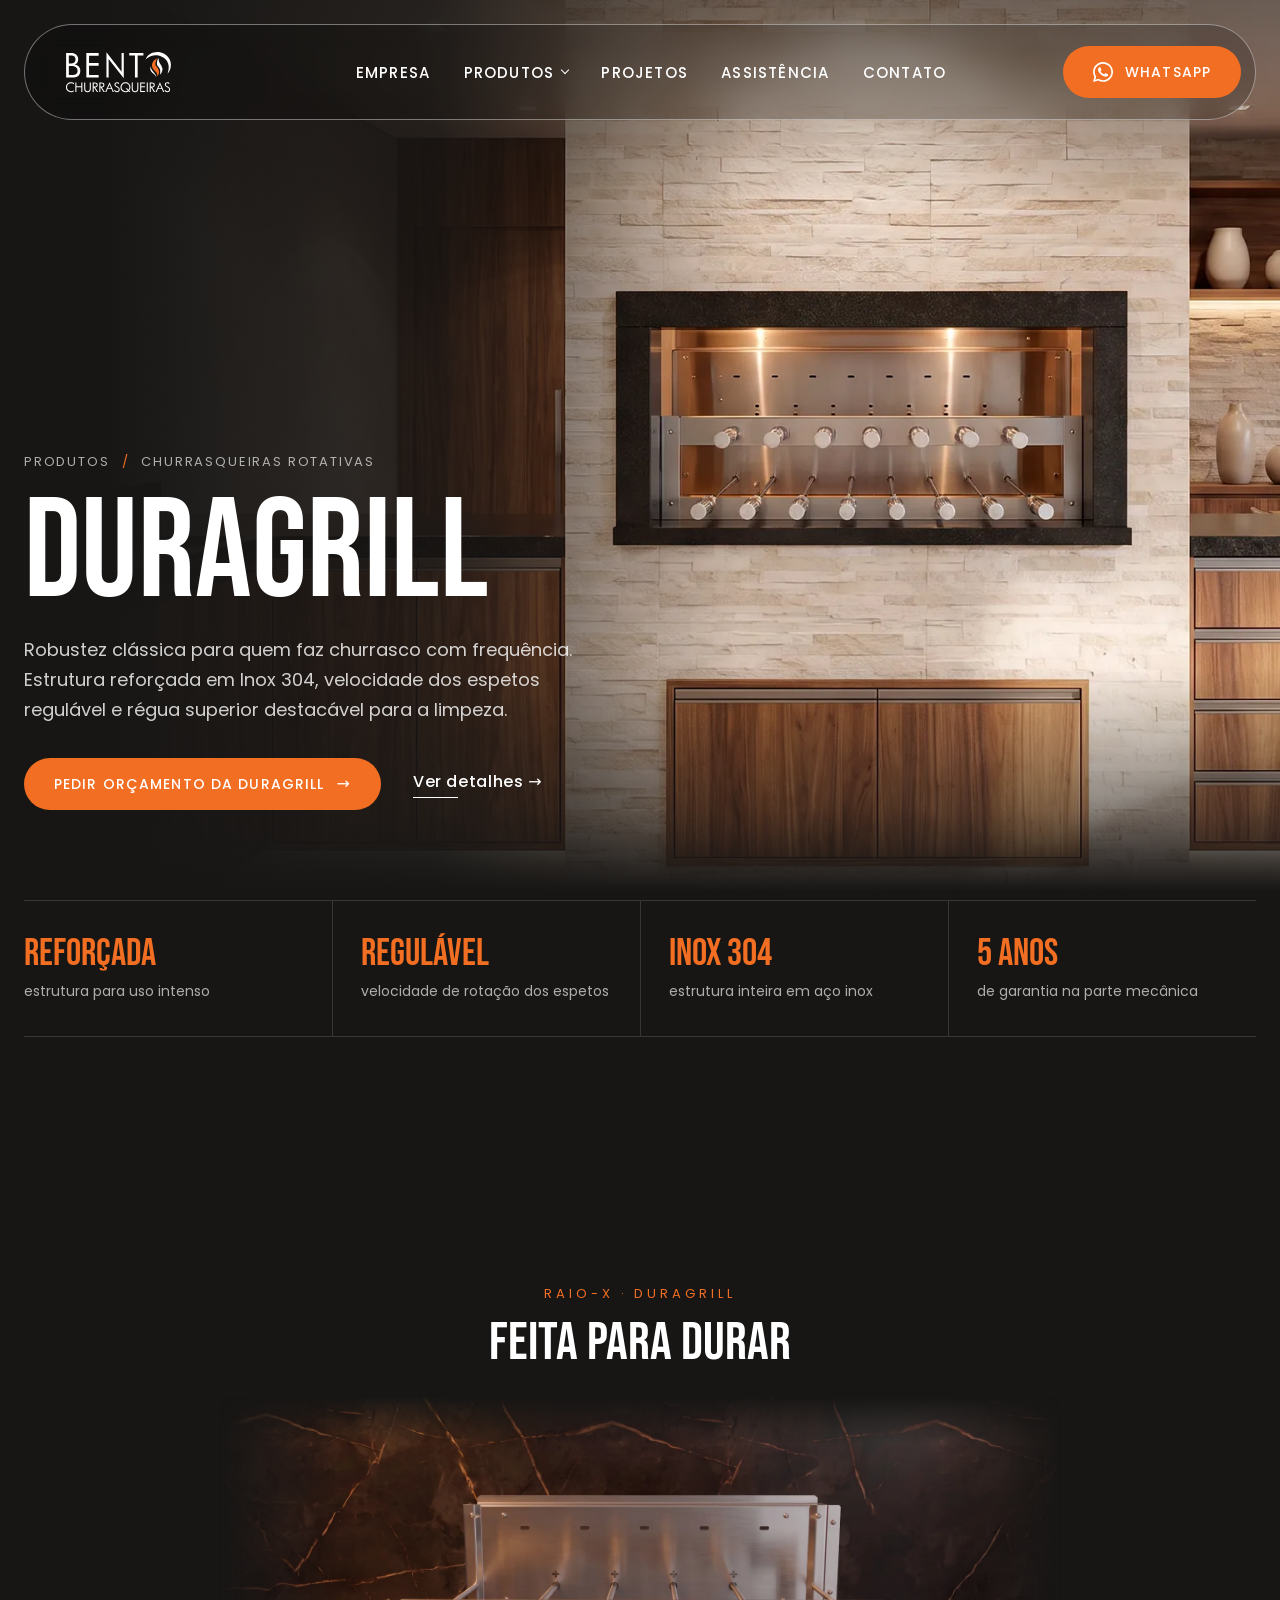
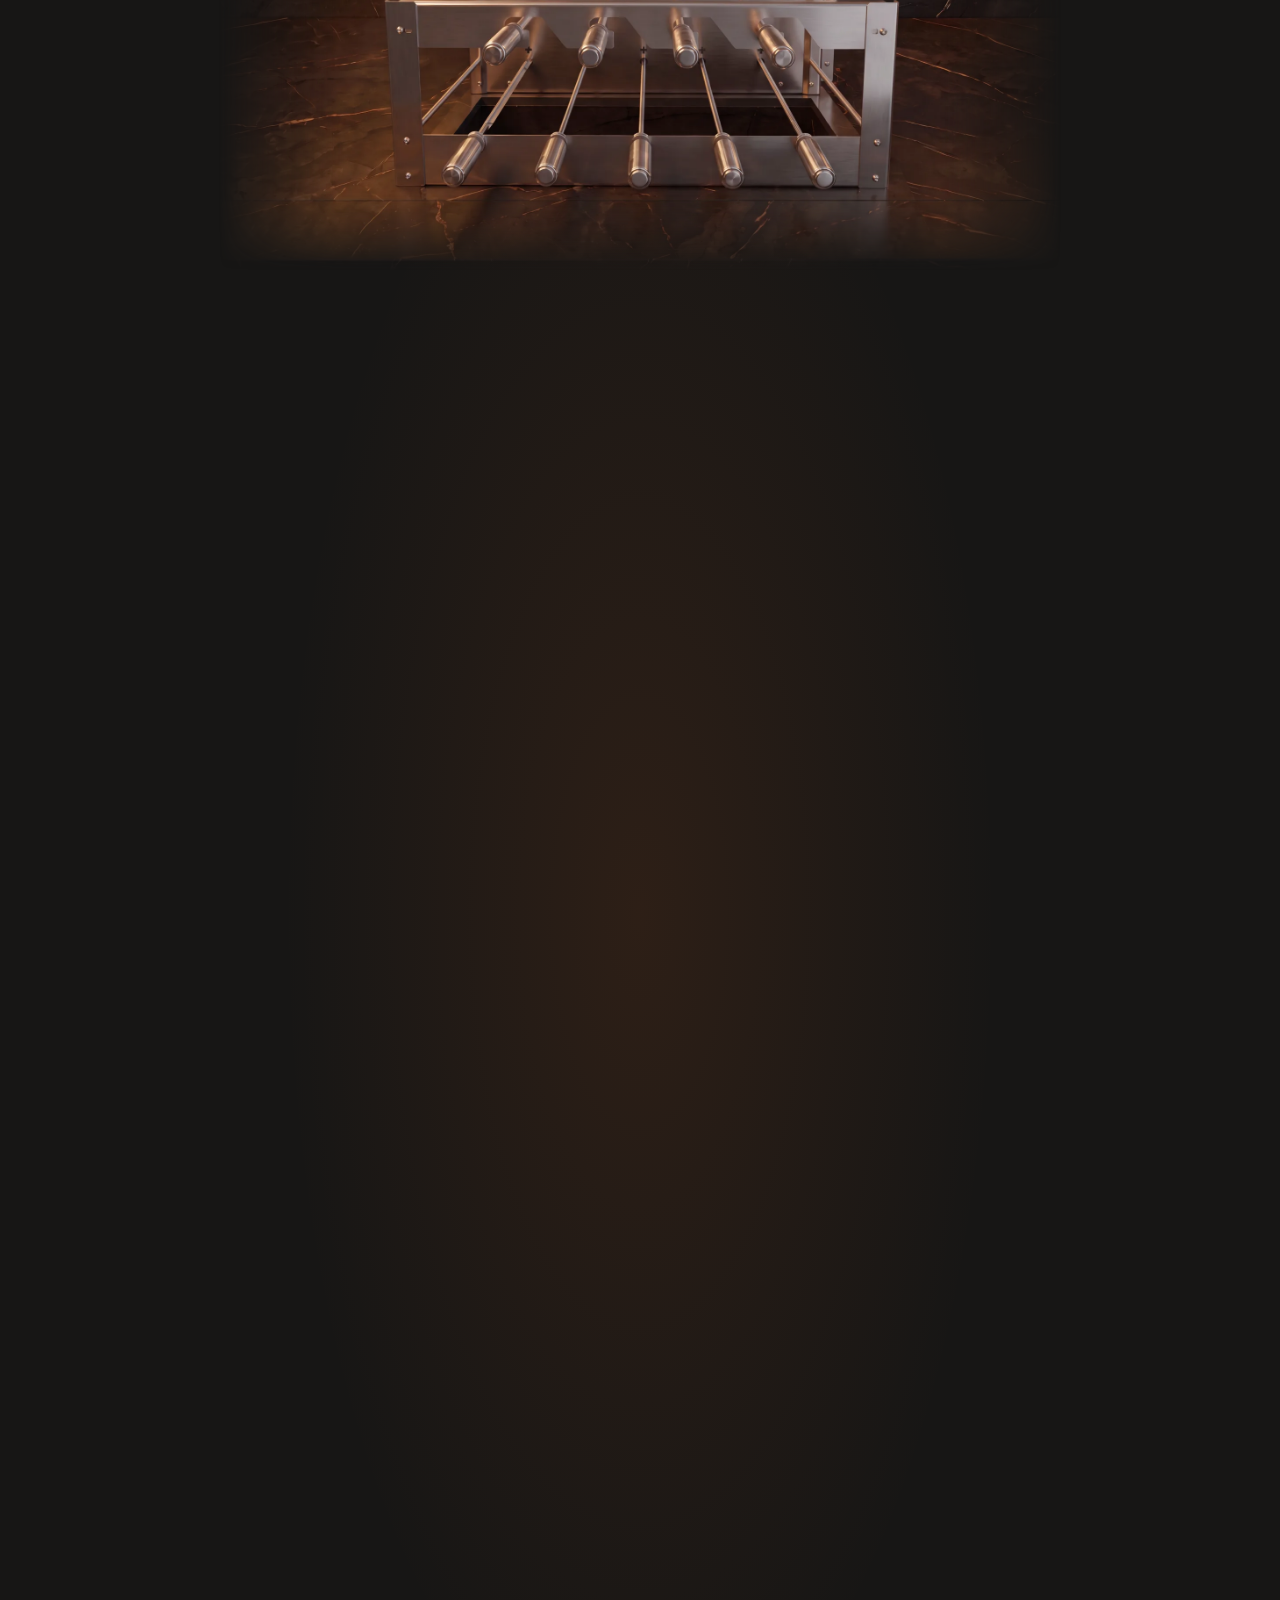
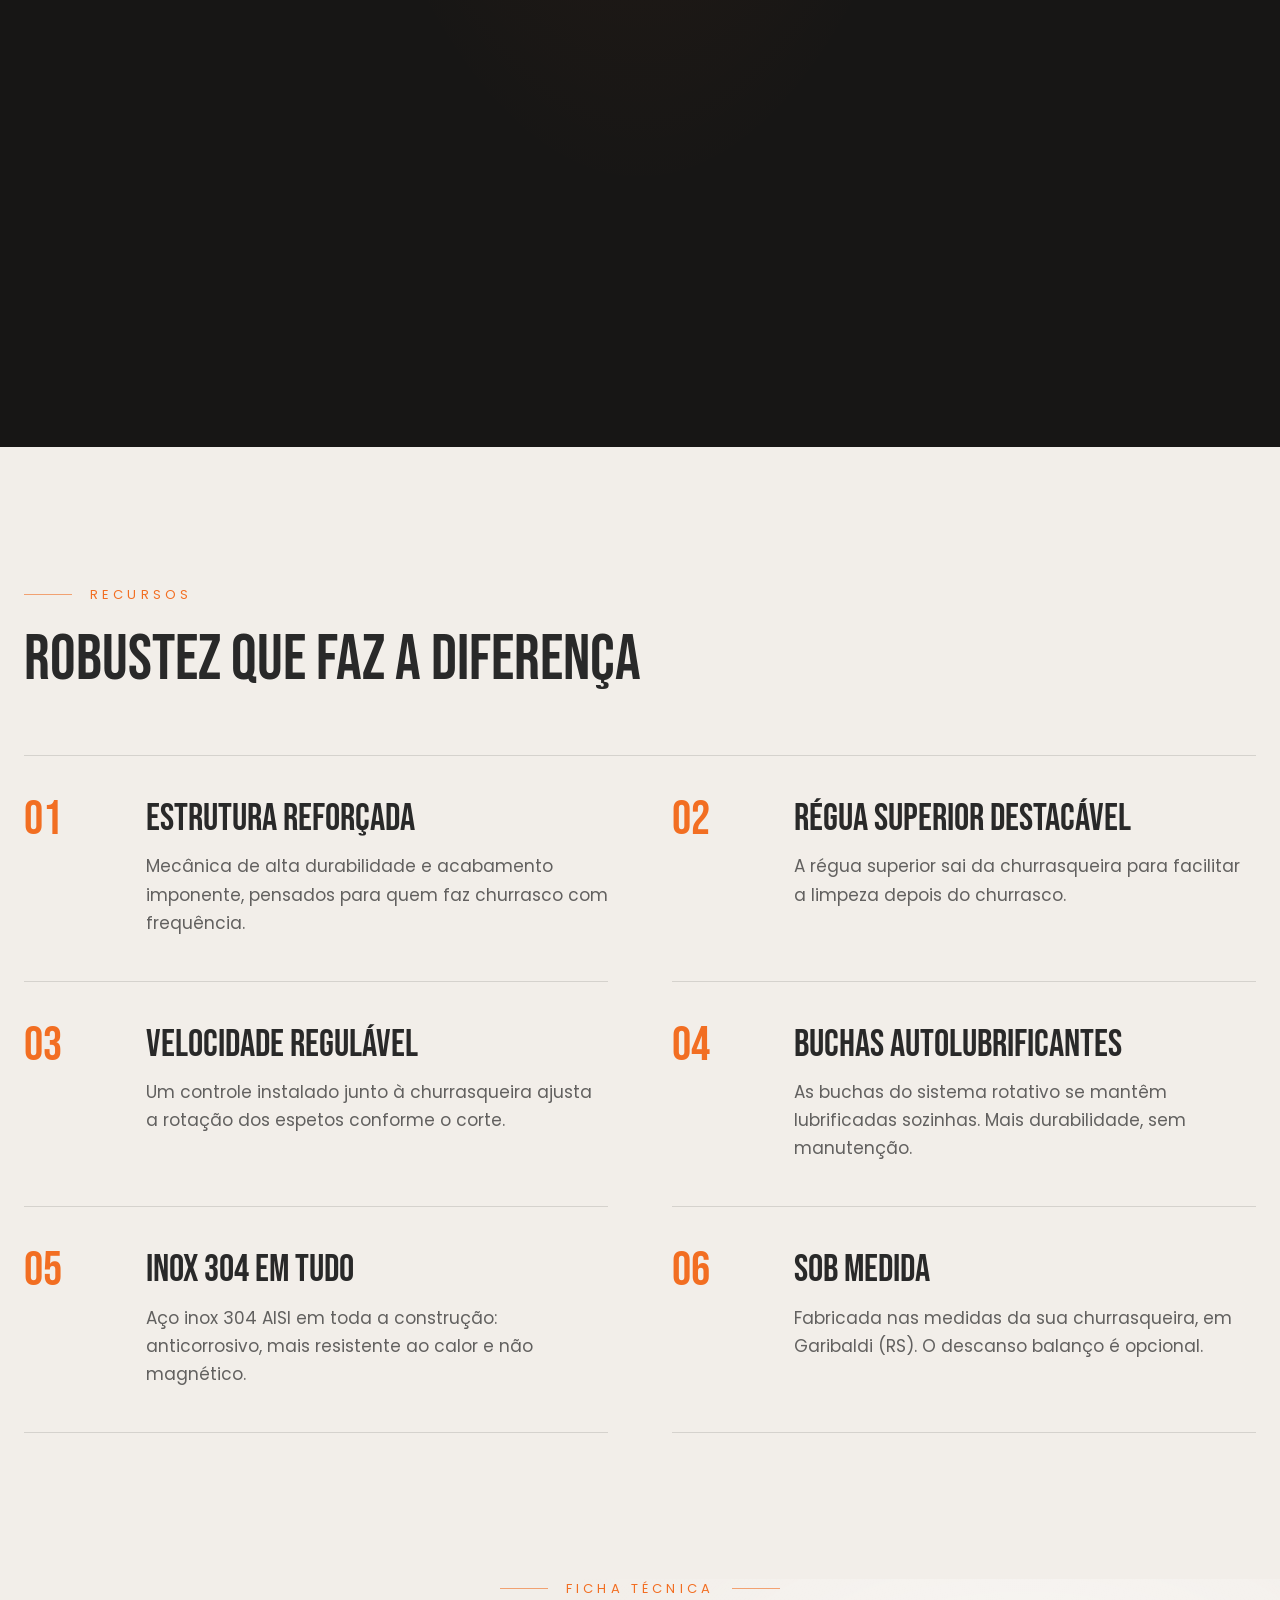
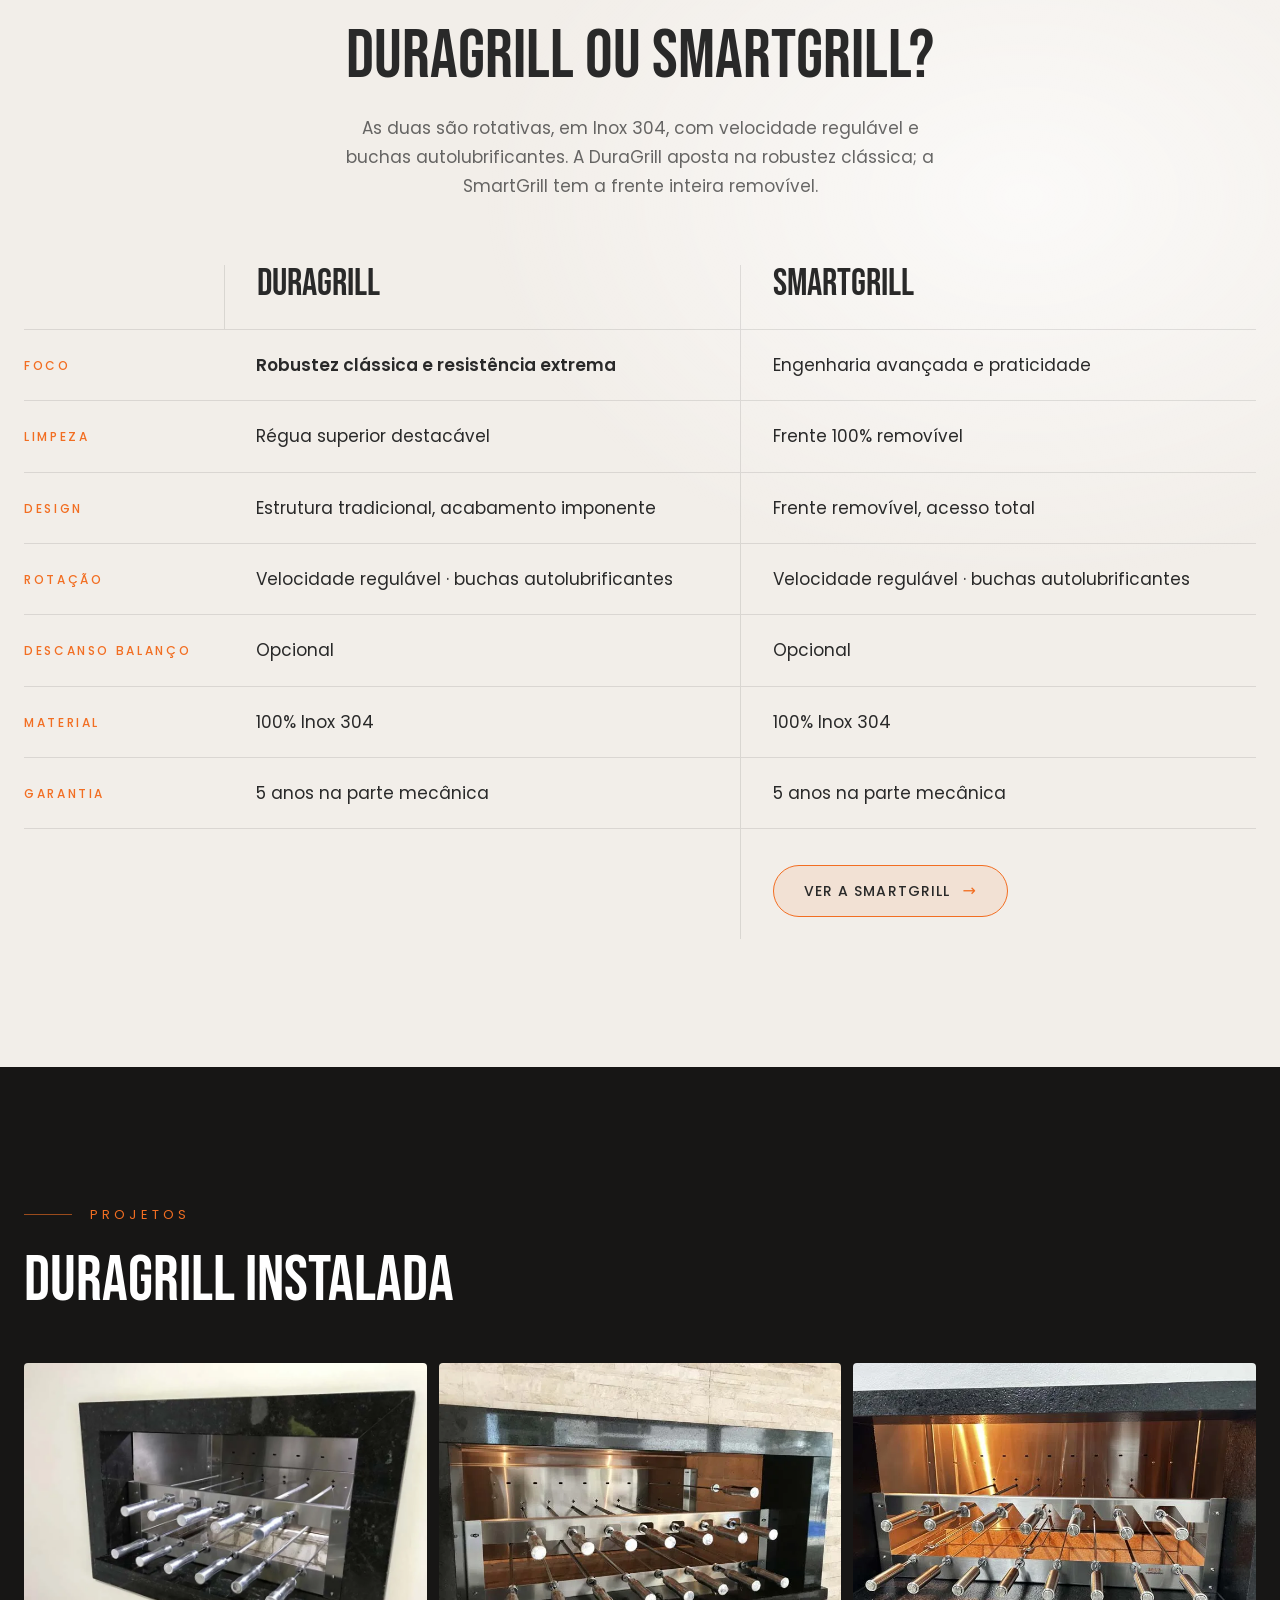
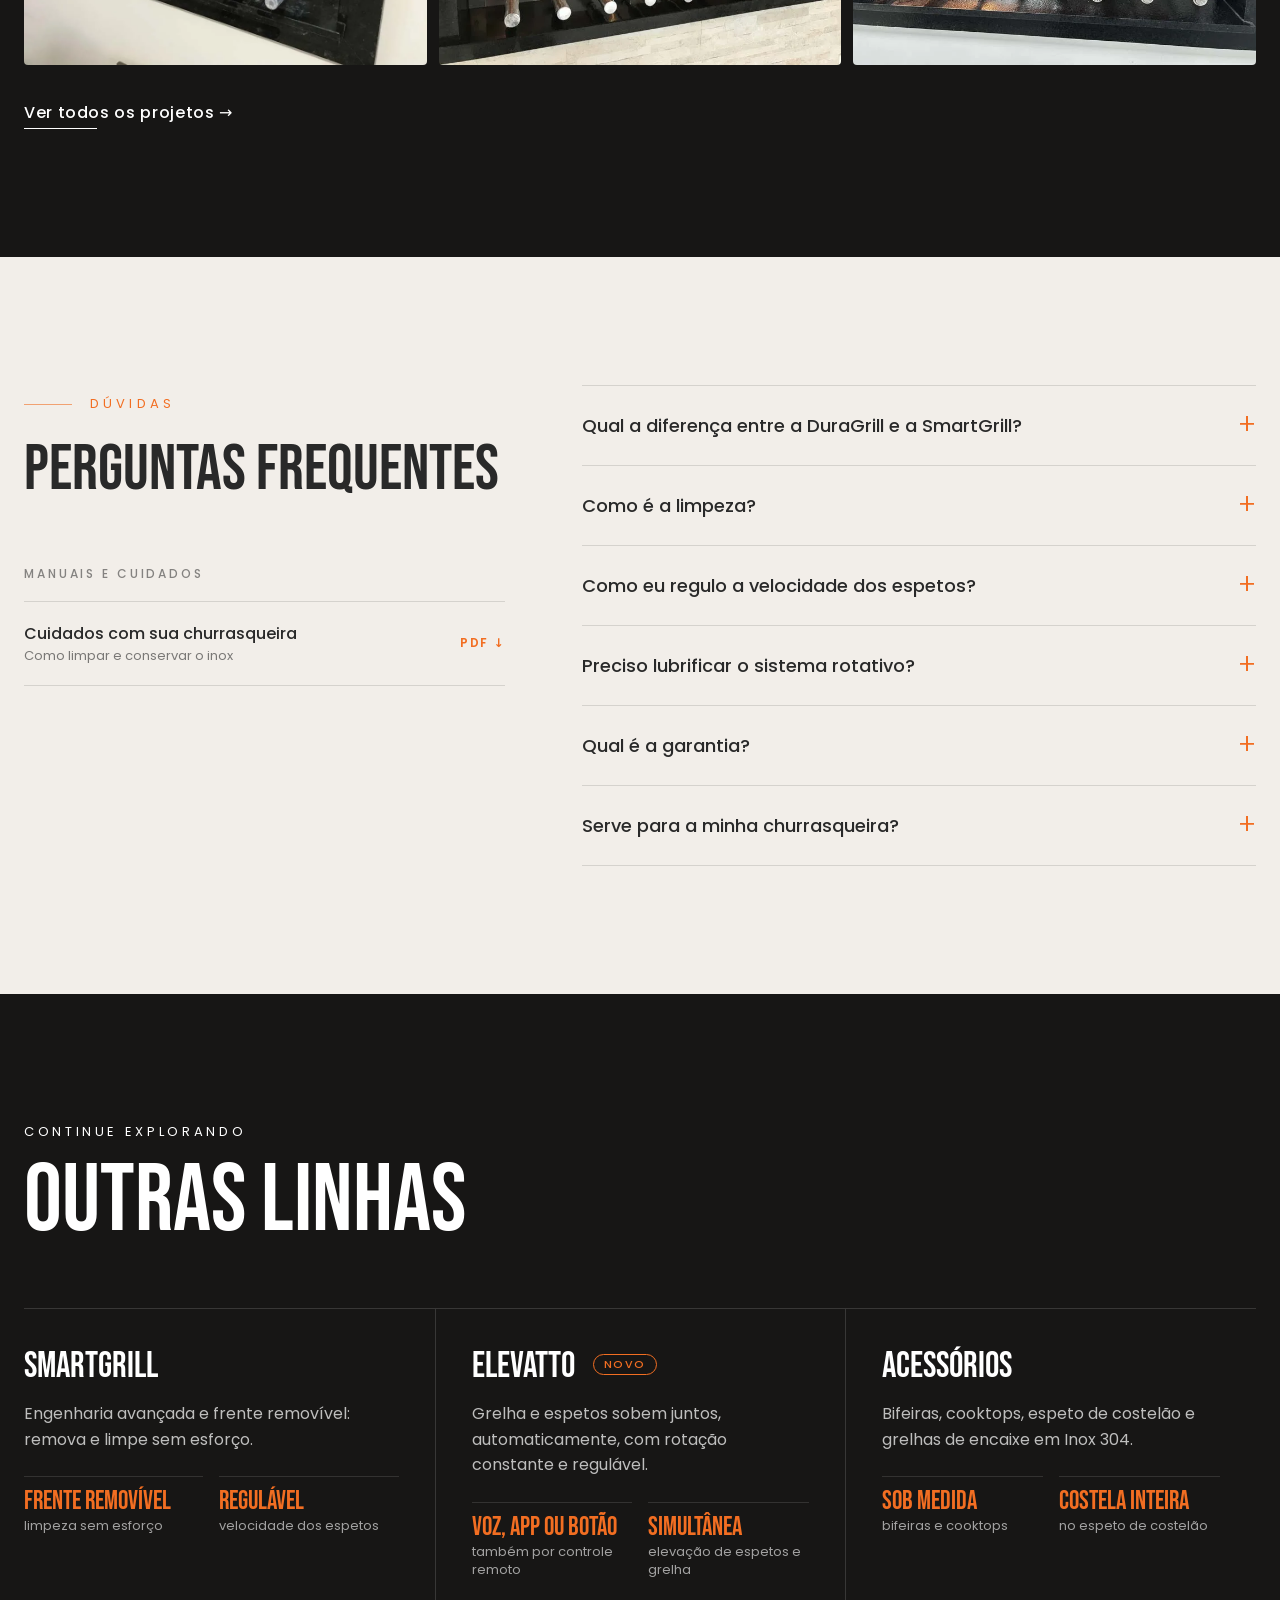
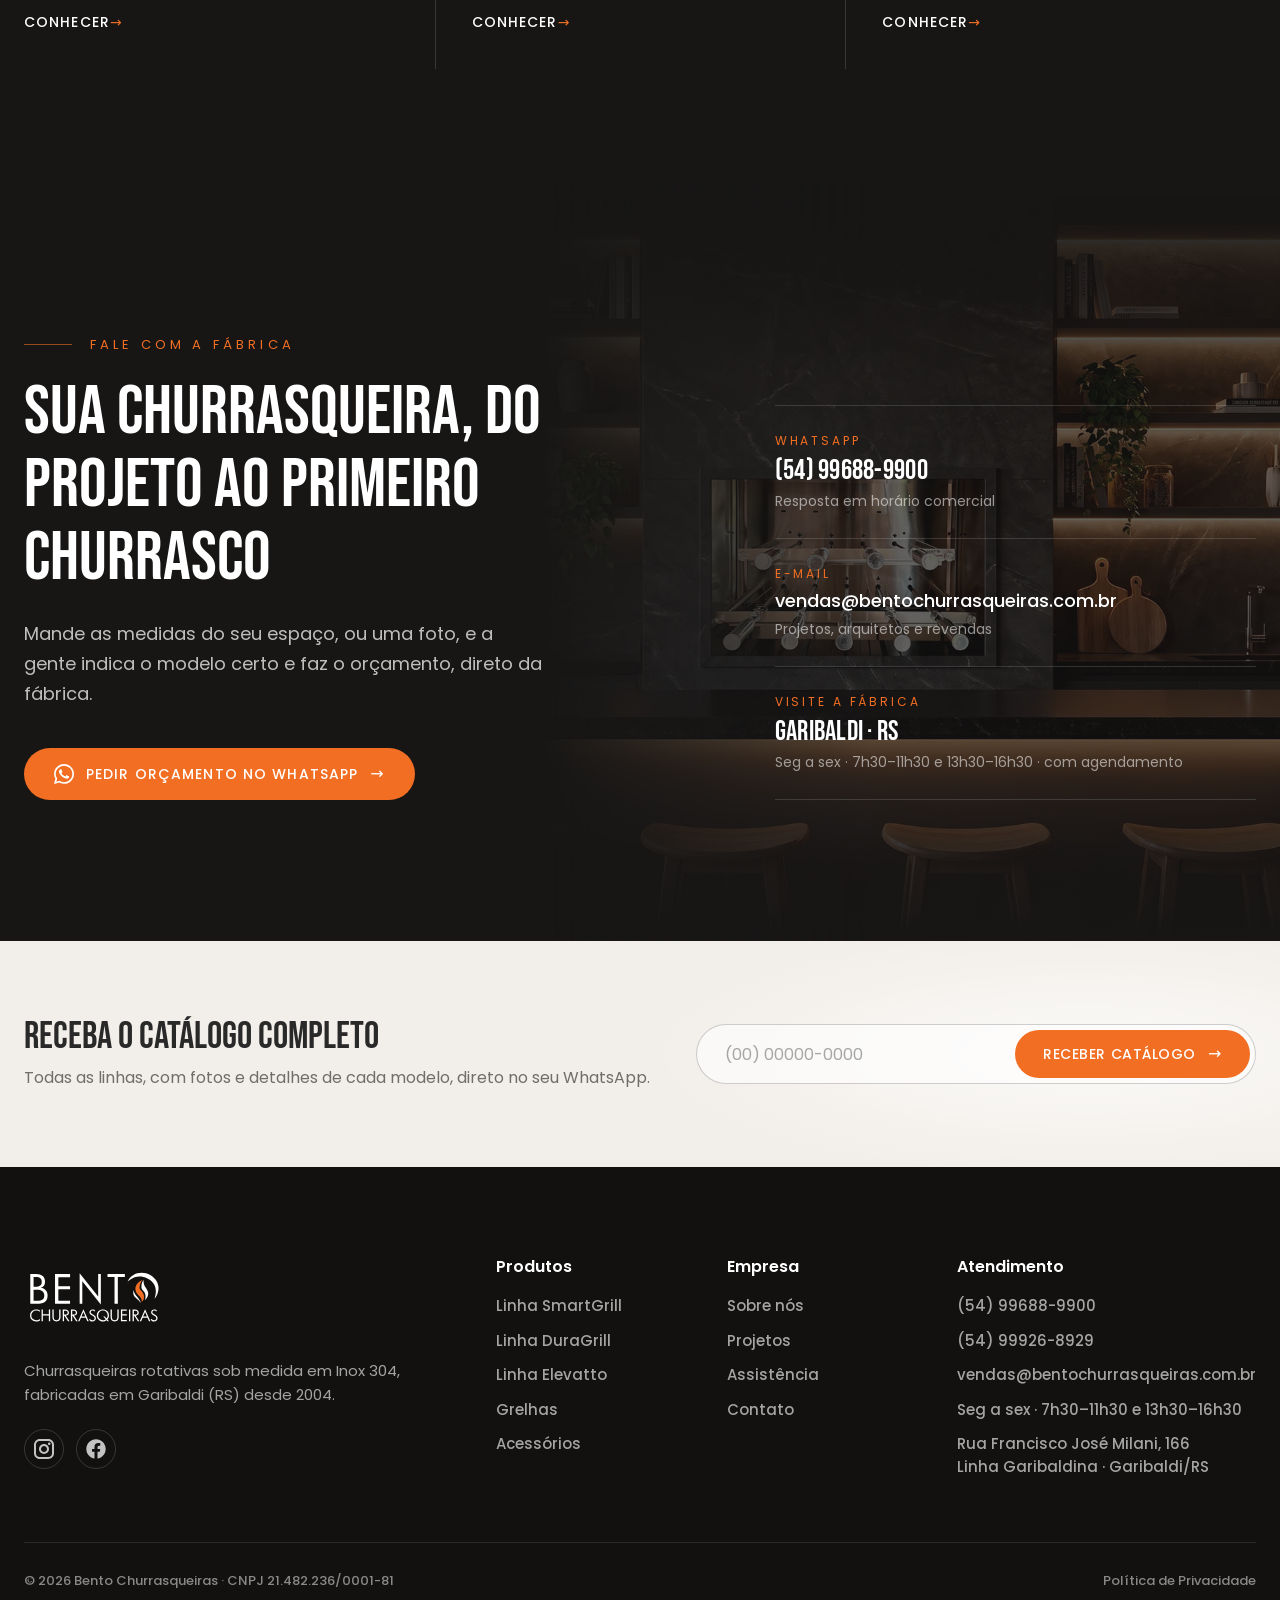
<file: duragrill/index.html>
<!doctype html>
<html lang="pt-BR">
<head>
  <meta charset="utf-8">
  <meta name="viewport" content="width=device-width, initial-scale=1">
  <title>DuraGrill: rotativa para uso intenso · Bento Churrasqueiras</title>
  <meta name="description" content="DuraGrill, a churrasqueira rotativa robusta: estrutura reforçada em Inox 304, velocidade regulável e régua superior destacável. Sob medida, direto da fábrica.">
  <meta property="og:type" content="website">
  <meta property="og:site_name" content="Bento Churrasqueiras">
  <meta property="og:locale" content="pt_BR">
  <meta property="og:title" content="DuraGrill: rotativa para uso intenso · Bento Churrasqueiras">
  <meta property="og:description" content="DuraGrill, a churrasqueira rotativa robusta: estrutura reforçada em Inox 304, velocidade regulável e régua superior destacável. Sob medida, direto da fábrica.">
  <meta property="og:url" content="https://bento-churrasqueiras-site.vercel.app/duragrill/">
  <meta property="og:image" content="https://bento-churrasqueiras-site.vercel.app/assets/og/duragrill.jpg">
  <meta property="og:image:width" content="1200">
  <meta property="og:image:height" content="630">
  <meta name="twitter:card" content="summary_large_image">
  <link rel="icon" href="../assets/marca/simbolo-bento.svg" type="image/svg+xml">

  <script>document.documentElement.classList.add("js");</script>
  <link rel="preconnect" href="https://fonts.googleapis.com">
  <link rel="preconnect" href="https://fonts.gstatic.com" crossorigin>
  <link href="https://fonts.googleapis.com/css2?family=Bebas+Neue&family=Poppins:wght@400;500;600;700&display=swap" rel="stylesheet">
  <link rel="stylesheet" href="../css/estilo.css?v=1792606923">

</head>
<body>
  <a class="pular" href="#conteudo">Ir para o conteúdo</a>

  <!-- ============ HEADER (barra de vidro fixa: logo · links · WhatsApp) ============ -->
  <header class="topo" data-topo>
    <div class="container topo__barra">
      <a class="topo__logo" href="/" aria-label="Bento Churrasqueiras — página inicial">
        <img src="../assets/marca/logo-header.svg" alt="Bento Churrasqueiras" width="156" height="88">
      </a>

      <nav class="topo__nav" aria-label="Principal">
        <ul>
          <li><a href="/empresa/">Empresa</a></li>
          <li class="topo__drop">
            <button type="button" aria-expanded="false" aria-controls="drop-produtos" data-drop>
              Produtos <span class="topo__seta" aria-hidden="true"></span>
            </button>
            <div class="topo__painel" id="drop-produtos">
              <ul>
                <li><a href="/smartgrill/">SmartGrill</a></li>
                <li><a href="/duragrill/">DuraGrill</a></li>
                <li><a href="/elevatto/">Elevatto</a></li>
                <li><a href="/grelhas/">Grelhas</a></li>
                <li><a href="/acessorios/">Acessórios</a></li>
                <li class="topo__painel-todos"><a href="/produtos/">Todos os produtos</a></li>
              </ul>
            </div>
          </li>
          <li><a href="/projetos/">Projetos</a></li>
          <li><a href="/assistencia/">Assistência</a></li>
          <li><a href="/contato/">Contato</a></li>
        </ul>
      </nav>

      <a class="botao botao--wpp topo__wpp" href="https://wa.me/5554996889900?text=Ol%C3%A1!%20Vim%20pelo%20site%20e%20quero%20um%20or%C3%A7amento%20de%20churrasqueira." target="_blank" rel="noopener" data-evento="whatsapp_header">
        <img src="../assets/icones/whatsapp-branco.svg" alt="" width="20" height="20">
        <span>WhatsApp</span>
      </a>

      <!-- só no mobile: abre o menu em overlay -->
      <button class="menu-botao" type="button" aria-expanded="false" aria-controls="menu" aria-label="Abrir menu" data-menu-abrir>
        <span class="menu-botao__circulo" aria-hidden="true">
          <span></span><span></span><span></span>
        </span>
      </button>
    </div>
  </header>

  <!-- ============ MENU (overlay) ============ -->
  <div class="menu" id="menu" role="dialog" aria-modal="true" aria-label="Menu" hidden>
    <div class="menu__conteudo">
      <nav class="menu__nav" aria-label="Menu completo">
        <ul class="menu__lista">
          <li><a href="/">Home</a></li>
          <li><a href="/empresa/">Empresa</a></li>
          <li>
            <button class="menu__abre-sub" type="button" aria-expanded="false" aria-controls="submenu-produtos" data-submenu>
              Produtos <span class="menu__seta" aria-hidden="true"></span>
            </button>
            <div class="menu__sub-caixa">
            <ul class="menu__sub" id="submenu-produtos">
              <li><a href="/produtos/">Todos os produtos</a></li>
              <li><a href="/smartgrill/">SmartGrill</a></li>
              <li><a href="/duragrill/">DuraGrill</a></li>
              <li><a href="/elevatto/">Elevatto</a></li>
              <li><a href="/grelhas/">Grelhas</a></li>
              <li><a href="/acessorios/">Acessórios</a></li>
            </ul>
            </div>
          </li>
          <li><a href="/projetos/">Projetos</a></li>
          <li><a href="/assistencia/">Assistência</a></li>
          <li><a href="/contato/">Contato</a></li>
        </ul>
      </nav>
      <div class="menu__lado">
        <p class="overline overline--claro">Fale com a fábrica</p>
        <a class="botao botao--wpp" href="https://wa.me/5554996889900?text=Ol%C3%A1!%20Vim%20pelo%20site%20e%20quero%20um%20or%C3%A7amento%20de%20churrasqueira." target="_blank" rel="noopener" data-evento="whatsapp_menu">
          <img src="../assets/icones/whatsapp-branco.svg" alt="" width="20" height="20">
          <span>Pedir orçamento</span>
        </a>
        <ul class="menu__contatos">
          <li><a href="tel:+5554996889900">(54) 99688-9900</a></li>
          <li><a href="mailto:vendas@bentochurrasqueiras.com.br">vendas@bentochurrasqueiras.com.br</a></li>
          <li>Seg a sex · 7h30–11h30 · 13h30–16h30</li>
        </ul>
      </div>
    </div>
  </div>

  <main id="conteudo">

    <!-- ============ ABERTURA DA LINHA ============ -->
    <section class="linha-hero" aria-labelledby="lh-titulo">
      <div class="linha-hero__foto" style="background-image: url('../assets/img/duragrill/hero-duragrill.webp'); --foco: 74%" aria-hidden="true"></div>
      <div class="container linha-hero__conteudo" data-revelar="carga">
        <nav class="migalha" aria-label="Você está em"><a href="/produtos/">Produtos</a><span aria-hidden="true">/</span><a href="/produtos/#rotativas">Churrasqueiras rotativas</a></nav>
        <h1 class="linha-hero__titulo" id="lh-titulo" data-linhas>DuraGrill</h1>
        <p class="linha-hero__apoio">Robustez clássica para quem faz churrasco com frequência. Estrutura reforçada em Inox 304, velocidade dos espetos regulável e régua superior destacável para a limpeza.</p>
        <div class="linha-hero__acoes">
          <a class="botao" href="https://wa.me/5554996889900?text=Ol%C3%A1!%20Vim%20pelo%20site%20e%20quero%20um%20or%C3%A7amento%20da%20DuraGrill." target="_blank" rel="noopener" data-evento="whatsapp_duragrill_hero"><span>Pedir orçamento<span class="so-desktop"> da DuraGrill</span></span></a>
          <a class="link-seta" href="#raiox">Ver detalhes</a>
        </div>
      </div>
    </section>

    <!-- ============ DESTAQUES ============ -->
    <section class="destaques" aria-label="Destaques">
      <ul class="container destaques__lista">
        <li><strong>Reforçada</strong><span>estrutura para uso intenso</span></li>
        <li><strong>Regulável</strong><span>velocidade de rotação dos espetos</span></li>
        <li><strong>Inox 304</strong><span>estrutura inteira em aço inox</span></li>
        <li><strong>5 anos</strong><span>de garantia na parte mecânica</span></li>
      </ul>
    </section>

    <!-- ============ RAIO-X (render do cliente, variante horizontal) ============ -->
    <section class="raiox raiox--paisagem" id="raiox" aria-labelledby="raiox-titulo" data-raiox>
      <div class="raiox__fixo">
        <div class="container raiox__cabeca">
          <p class="overline raiox__over">Raio-X · DuraGrill</p>
          <h2 class="raiox__titulo" id="raiox-titulo">Feita para durar</h2>
        </div>
        <figure class="raiox__figura">
          <div class="raiox__palco">
          <img class="raiox__img" src="../assets/img/duragrill/duragrill-raiox.webp" alt="Render da DuraGrill em Inox 304: duas fileiras de espetos rotativos presos na régua superior e na estrutura, sobre bancada de mármore escuro" width="1920" height="1080">
          <svg class="raiox__linhas" viewBox="0 0 260 100" preserveAspectRatio="none" aria-hidden="true">
            <path d="M105.0 29.6 L55.9 28.0" pathLength="1" style="--i:0"/><path d="M92.0 76.1 L55.9 68.0" pathLength="1" style="--i:1"/><path d="M149.6 40.0 L204.1 12.0" pathLength="1" style="--i:2"/><path d="M171.7 47.9 L204.1 40.0" pathLength="1" style="--i:3"/><path d="M179.7 68.1 L204.1 68.0" pathLength="1" style="--i:4"/>
          </svg>
          <span class="raiox__ponto" style="--x:40.37%;--y:29.6%;--i:0"><b>1</b></span><span class="raiox__ponto" style="--x:35.37%;--y:76.1%;--i:1"><b>2</b></span><span class="raiox__ponto" style="--x:57.52%;--y:40.0%;--i:2"><b>3</b></span><span class="raiox__ponto" style="--x:66.03%;--y:47.9%;--i:3"><b>4</b></span><span class="raiox__ponto" style="--x:69.13%;--y:68.1%;--i:4"><b>5</b></span>
          </div>
          <ol class="raiox__rotulos">
            <li class="raiox__rotulo raiox__rotulo--esq" style="--x:1%;--y:22%;--i:0">
              <span class="raiox__num">01</span>
              <strong>Inox 304</strong>
              <span>Mais resistente ao calor e não magnético</span>
            </li>
            <li class="raiox__rotulo raiox__rotulo--esq" style="--x:1%;--y:62%;--i:1">
              <span class="raiox__num">02</span>
              <strong>Velocidade regulável</strong>
              <span>Controle da rotação instalado junto à churrasqueira</span>
            </li>
            <li class="raiox__rotulo raiox__rotulo--dir" style="--x:79%;--y:6%;--i:2">
              <span class="raiox__num">03</span>
              <strong>Autolubrificante</strong>
              <span>Buchas que dispensam manutenção</span>
            </li>
            <li class="raiox__rotulo raiox__rotulo--dir" style="--x:79%;--y:34%;--i:3">
              <span class="raiox__num">04</span>
              <strong>Régua destacável</strong>
              <span>A régua superior sai para a limpeza</span>
            </li>
            <li class="raiox__rotulo raiox__rotulo--dir" style="--x:79%;--y:62%;--i:4">
              <span class="raiox__num">05</span>
              <strong>Estrutura reforçada</strong>
              <span>Mecânica robusta para uso intenso</span>
            </li>
          </ol>
        </figure>
      </div>
    </section>

    <!-- ============ RECURSOS (claro quente) ============ -->
    <section class="modelos modelos--recursos" aria-labelledby="modelos-titulo">
      <div class="container">
        <div class="modelos__cabeca" data-revelar="scroll">
          <p class="overline modelos__over"><span class="comparativo__traco" aria-hidden="true"></span>Recursos</p>
          <h2 class="modelos__titulo" id="modelos-titulo" data-linhas>Robustez que faz a diferença</h2>
        </div>
        <ol class="modelos__lista">
          <li class="modelo">
            <span class="modelo__num">01</span>
            <div class="modelo__texto">
              <h3>Estrutura reforçada</h3>
              <p>Mecânica de alta durabilidade e acabamento imponente, pensados para quem faz churrasco com frequência.</p>
            </div>
          </li>
          <li class="modelo">
            <span class="modelo__num">02</span>
            <div class="modelo__texto">
              <h3>Régua superior destacável</h3>
              <p>A régua superior sai da churrasqueira para facilitar a limpeza depois do churrasco.</p>
            </div>
          </li>
          <li class="modelo">
            <span class="modelo__num">03</span>
            <div class="modelo__texto">
              <h3>Velocidade regulável</h3>
              <p>Um controle instalado junto à churrasqueira ajusta a rotação dos espetos conforme o corte.</p>
            </div>
          </li>
          <li class="modelo">
            <span class="modelo__num">04</span>
            <div class="modelo__texto">
              <h3>Buchas autolubrificantes</h3>
              <p>As buchas do sistema rotativo se mantêm lubrificadas sozinhas. Mais durabilidade, sem manutenção.</p>
            </div>
          </li>
          <li class="modelo">
            <span class="modelo__num">05</span>
            <div class="modelo__texto">
              <h3>Inox 304 em tudo</h3>
              <p>Aço inox 304 AISI em toda a construção: anticorrosivo, mais resistente ao calor e não magnético.</p>
            </div>
          </li>
          <li class="modelo">
            <span class="modelo__num">06</span>
            <div class="modelo__texto">
              <h3>Sob medida</h3>
              <p>Fabricada nas medidas da sua churrasqueira, em Garibaldi (RS). O descanso balanço é opcional.</p>
            </div>
          </li>
        </ol>
      </div>
    </section>

    <!-- ============ FICHA TÉCNICA (comparada à SmartGrill) ============ -->
    <section class="comparativo ficha-tecnica" aria-labelledby="ficha-titulo">
      <div class="container">
        <div class="comparativo__cabeca" data-revelar="scroll">
          <p class="overline comparativo__over"><span class="comparativo__traco" aria-hidden="true"></span>Ficha técnica</p>
          <h2 class="comparativo__titulo" id="ficha-titulo" data-linhas>DuraGrill ou SmartGrill?</h2>
          <p class="comparativo__apoio">As duas são rotativas, em Inox 304, com velocidade regulável e buchas autolubrificantes. A DuraGrill aposta na robustez clássica; a SmartGrill tem a frente inteira removível.</p>
        </div>
        <div class="tabela" role="region" aria-label="DuraGrill comparada à SmartGrill" tabindex="0">
          <table>
            <thead>
              <tr><th scope="col"><span class="visually-hidden">Característica</span></th><th scope="col">DuraGrill</th><th scope="col">SmartGrill</th></tr>
            </thead>
            <tbody>
              <tr><th scope="row">Foco</th><td><strong>Robustez clássica e resistência extrema</strong></td><td>Engenharia avançada e praticidade</td></tr>
              <tr><th scope="row">Limpeza</th><td>Régua superior destacável</td><td>Frente 100% removível</td></tr>
              <tr><th scope="row">Design</th><td>Estrutura tradicional, acabamento imponente</td><td>Frente removível, acesso total</td></tr>
              <tr><th scope="row">Rotação</th><td>Velocidade regulável · buchas autolubrificantes</td><td>Velocidade regulável · buchas autolubrificantes</td></tr>
              <tr><th scope="row">Descanso balanço</th><td>Opcional</td><td>Opcional</td></tr>
              <tr><th scope="row">Material</th><td>100% Inox 304</td><td>100% Inox 304</td></tr>
              <tr><th scope="row">Garantia</th><td>5 anos na parte mecânica</td><td>5 anos na parte mecânica</td></tr>
            </tbody>
            <tfoot>
              <tr><th scope="row"><span class="visually-hidden">Saiba mais</span></th><td></td><td><a class="botao botao--sec" href="/smartgrill/"><span>Ver<span class="so-desktop"> a SmartGrill</span></span></a></td></tr>
            </tfoot>
          </table>
        </div>
      </div>
    </section>

    <!-- ============ PROJETOS (PROVISÓRIO: fotos do catálogo) ============ -->
    <section class="galeria" aria-labelledby="galeria-titulo">
      <div class="container">
        <div class="galeria__cabeca" data-revelar="scroll">
          <p class="overline galeria__over"><span class="comparativo__traco" aria-hidden="true"></span>Projetos</p>
          <h2 class="galeria__titulo" id="galeria-titulo" data-linhas>DuraGrill instalada</h2>
        </div>
        <ul class="galeria__grade" data-qtd="3" data-formato="paisagem">
          <li><img src="../assets/img/duragrill/projeto-duragrill-1.webp" alt="DuraGrill embutida em moldura de granito preto" width="910" height="682" loading="lazy"></li>
          <li><img src="../assets/img/duragrill/projeto-duragrill-2.webp" alt="DuraGrill larga com duas fileiras de espetos de cabo de madeira" width="720" height="540" loading="lazy"></li>
          <li><img src="../assets/img/duragrill/projeto-duragrill-3.webp" alt="DuraGrill com fundo de tijolo e espetos em duas alturas" width="715" height="536" loading="lazy"></li>
        </ul>
        <a class="link-seta galeria__mais" href="/projetos/">Ver todos os projetos</a>
      </div>
    </section>

    <!-- ============ DÚVIDAS FREQUENTES + MANUAIS ============ -->
    <section class="faq" aria-labelledby="faq-titulo">
      <div class="container faq__grade">
        <div class="faq__cabeca" data-revelar="scroll">
          <p class="overline faq__over"><span class="comparativo__traco" aria-hidden="true"></span>Dúvidas</p>
          <h2 class="faq__titulo" id="faq-titulo" data-linhas>Perguntas frequentes</h2>

          <div class="manuais">
            <h3 class="manuais__rotulo">Manuais e cuidados</h3>
            <ul class="manuais__lista">
              <li><a href="https://bentochurrasqueiras.com.br/wp-content/uploads/2021/04/Cuidados-com-sua-Churrasqueira.pdf" target="_blank" rel="noopener" data-evento="manual_cuidados"><strong>Cuidados com sua churrasqueira</strong><small>Como limpar e conservar o inox</small></a></li>
              <!-- TODO cliente: manual de instalação da DuraGrill (o site atual mostra os da linha Smart nesta página) -->
            </ul>
          </div>
        </div>
        <div class="faq__lista">
          <details><summary>Qual a diferença entre a DuraGrill e a SmartGrill?</summary><p>As duas são rotativas, em Inox 304, com velocidade regulável e buchas autolubrificantes. A DuraGrill aposta na robustez clássica e na estrutura reforçada, para uso intenso. A SmartGrill tem a frente inteira removível, com acesso ao fundo da máquina.</p></details>
          <details><summary>Como é a limpeza?</summary><p>A régua superior é destacável: você tira a régua, limpa e coloca de volta.</p></details>
          <details><summary>Como eu regulo a velocidade dos espetos?</summary><p>Por um controle (potenciômetro) instalado junto à churrasqueira. Você ajusta a rotação conforme o corte.</p></details>
          <details><summary>Preciso lubrificar o sistema rotativo?</summary><p>Não. As buchas do sistema rotativo se mantêm lubrificadas automaticamente, o que dá mais durabilidade sem necessidade de manutenção.</p></details>
          <details><summary>Qual é a garantia?</summary><p>5 anos de garantia na parte mecânica. Em caso de assistência, o retorno é em até 48 horas.</p></details>
          <details><summary>Serve para a minha churrasqueira?</summary><p>A DuraGrill é fabricada sob medida. Mande as medidas do seu espaço, ou uma foto, pelo WhatsApp e a gente indica o tamanho certo.</p></details>
          <!-- TODO cliente: prazo de fabricação; quem instala -->
        </div>
      </div>
    </section>

    <!-- ============ OUTRAS LINHAS ============ -->
    <section class="familia familia--sem-cena relacionadas" aria-labelledby="rel-titulo">
      <div class="container familia__cabeca" data-revelar="scroll">
        <p class="overline familia__over">Continue explorando</p>
        <h2 class="familia__titulo" id="rel-titulo" data-linhas>Outras linhas</h2>
      </div>
      <div class="container">
        <ul class="fichas" data-revelar="scroll" data-qtd="3">
            <li class="ficha">
              <h3 class="ficha__nome"><a href="/smartgrill/">SmartGrill</a></h3>
              <p class="ficha__resumo">Engenharia avançada e frente removível: remova e limpe sem esforço.</p>
              <ul class="ficha__specs"><li><strong>Frente removível</strong><span>limpeza sem esforço</span></li><li><strong>Regulável</strong><span>velocidade dos espetos</span></li></ul>
              <span class="ficha__link" aria-hidden="true">Conhecer</span>
            </li>
            <li class="ficha">
              <h3 class="ficha__nome"><a href="/elevatto/">Elevatto</a> <em class="ficha__tag">Novo</em></h3>
              <p class="ficha__resumo">Grelha e espetos sobem juntos, automaticamente, com rotação constante e regulável.</p>
              <ul class="ficha__specs"><li><strong>Voz, app ou botão</strong><span>também por controle remoto</span></li><li><strong>Simultânea</strong><span>elevação de espetos e grelha</span></li></ul>
              <span class="ficha__link" aria-hidden="true">Conhecer</span>
            </li>
            <li class="ficha">
              <h3 class="ficha__nome"><a href="/acessorios/">Acessórios</a></h3>
              <p class="ficha__resumo">Bifeiras, cooktops, espeto de costelão e grelhas de encaixe em Inox 304.</p>
              <ul class="ficha__specs"><li><strong>Sob medida</strong><span>bifeiras e cooktops</span></li><li><strong>Costela inteira</strong><span>no espeto de costelão</span></li></ul>
              <span class="ficha__link" aria-hidden="true">Conhecer</span>
            </li>
        </ul>
      </div>
    </section>

    <!-- ============ CONTATO (fechamento, escuro quente) ============ -->
    <section class="contato" aria-labelledby="contato-titulo">
      <div class="contato__cena" aria-hidden="true"></div>

      <div class="container contato__grade">
        <div class="contato__texto" data-revelar="scroll">
          <p class="overline contato__over"><span class="contato__traco" aria-hidden="true"></span>Fale com a fábrica</p>
          <h2 class="contato__titulo" id="contato-titulo" data-linhas>Sua churrasqueira, do projeto ao primeiro churrasco</h2>
          <p class="contato__apoio">Mande as medidas do seu espaço, ou uma foto, e a gente indica o modelo certo e faz o orçamento, direto da fábrica.</p>
          <a class="botao contato__cta" href="https://wa.me/5554996889900?text=Ol%C3%A1!%20Vim%20pelo%20site%20e%20quero%20um%20or%C3%A7amento%20da%20DuraGrill." target="_blank" rel="noopener" data-evento="whatsapp_contato">
            <img src="../assets/icones/whatsapp-branco.svg" alt="" width="20" height="20">
            <span>Pedir orçamento<span class="so-desktop"> no WhatsApp</span></span>
          </a>
        </div>

        <ul class="canais">
          <li class="canal">
            <span class="canal__rotulo">WhatsApp</span>
            <a class="canal__valor" href="https://wa.me/5554996889900?text=Ol%C3%A1!%20Vim%20pelo%20site%20e%20quero%20um%20or%C3%A7amento%20da%20DuraGrill." target="_blank" rel="noopener" data-evento="whatsapp_canal">(54) 99688-9900</a>
            <span class="canal__nota">Resposta em horário comercial</span>
          </li>
          <li class="canal">
            <span class="canal__rotulo">E-mail</span>
            <a class="canal__valor canal__valor--email" href="mailto:vendas@bentochurrasqueiras.com.br">vendas@bentochurrasqueiras.com.br</a>
            <span class="canal__nota">Projetos, arquitetos e revendas</span>
          </li>
          <li class="canal">
            <span class="canal__rotulo">Visite a fábrica</span>
            <a class="canal__valor" href="https://www.google.com/maps/search/?api=1&amp;query=Rua+Francisco+Jos%C3%A9+Milani+166+Garibaldi+RS" target="_blank" rel="noopener">Garibaldi · RS</a>
            <span class="canal__nota">Seg a sex · 7h30–11h30 e 13h30–16h30 · com agendamento</span>
          </li>
        </ul>
      </div>
    </section>
    <!-- ============ RECEBA O CATÁLOGO (claro quente; pede o WhatsApp — no Elementor vira Fluent Forms) ============ -->
    <section class="catalogo-secao" aria-label="Receba o catálogo">
      <div class="container">
        <form class="catalogo" action="#" method="post" data-catalogo>
          <div class="catalogo__texto">
            <p class="catalogo__titulo">Receba o catálogo completo</p>
            <p class="catalogo__apoio">Todas as linhas, com fotos e detalhes de cada modelo, direto no seu WhatsApp.</p>
          </div>
          <label class="visually-hidden" for="catalogo-whats">Seu WhatsApp</label>
          <div class="catalogo__campo">
            <input id="catalogo-whats" name="whatsapp" type="tel" inputmode="tel" placeholder="(00) 00000-0000" autocomplete="tel" required>
            <button class="botao" type="submit"><span>Receber<span class="so-desktop"> catálogo</span></span></button>
          </div>
        </form>
      </div>
    </section>
  </main>

  <!-- ============ RODAPÉ ============ -->
  <footer class="rodape">
    <div class="container">
      <div class="rodape__topo">
        <div class="rodape__marca">
          <a href="/" aria-label="Bento Churrasqueiras — página inicial">
            <img src="../assets/marca/logo-footer.svg" alt="Bento Churrasqueiras" width="142" height="80" loading="lazy">
          </a>
          <p>Churrasqueiras rotativas sob medida em Inox 304, fabricadas em Garibaldi (RS) desde 2004.</p>
          <ul class="rodape__redes">
            <li><a href="https://www.instagram.com/bentochurrasqueiras/" target="_blank" rel="noopener" aria-label="Instagram"><img src="../assets/icones/instagram.svg" alt="" width="20" height="20"></a></li>
            <li><a href="https://www.facebook.com/BentoChurrasqueiras/" target="_blank" rel="noopener" aria-label="Facebook"><img src="../assets/icones/facebook.svg" alt="" width="20" height="20"></a></li>
          </ul>
        </div>

        <div class="rodape__colunas">
          <nav class="rodape__col" aria-labelledby="rod-produtos">
            <h2 id="rod-produtos">Produtos</h2>
            <ul>
              <li><a href="/smartgrill/">Linha SmartGrill</a></li>
              <li><a href="/duragrill/">Linha DuraGrill</a></li>
              <li><a href="/elevatto/">Linha Elevatto</a></li>
              <li><a href="/grelhas/">Grelhas</a></li>
              <li><a href="/acessorios/">Acessórios</a></li>
            </ul>
          </nav>
          <nav class="rodape__col" aria-labelledby="rod-empresa">
            <h2 id="rod-empresa">Empresa</h2>
            <ul>
              <li><a href="/empresa/">Sobre nós</a></li>
              <li><a href="/projetos/">Projetos</a></li>
              <li><a href="/assistencia/">Assistência</a></li>
              <li><a href="/contato/">Contato</a></li>
            </ul>
          </nav>
          <div class="rodape__col">
            <h2>Atendimento</h2>
            <ul>
              <li><a href="https://wa.me/5554996889900" target="_blank" rel="noopener" data-evento="whatsapp_rodape">(54) 99688-9900</a></li>
              <!-- TODO cliente: confirmar se este 2º número está ativo -->
              <li><a href="https://wa.me/5554999268929" target="_blank" rel="noopener" data-evento="whatsapp_rodape_2">(54) 99926-8929</a></li>
              <li><a href="mailto:vendas@bentochurrasqueiras.com.br">vendas@bentochurrasqueiras.com.br</a></li>
              <li>Seg a sex · 7h30–11h30 e 13h30–16h30</li>
              <li><a href="https://www.google.com/maps/search/?api=1&amp;query=Rua+Francisco+Jos%C3%A9+Milani+166+Garibaldi+RS" target="_blank" rel="noopener">Rua Francisco José Milani, 166<br>Linha Garibaldina · Garibaldi/RS</a></li>
            </ul>
          </div>
        </div>
      </div>

      <div class="rodape__base">
        <p>© <span data-ano>2026</span> Bento Churrasqueiras · CNPJ 21.482.236/0001-81</p>
        <ul class="rodape__legal">
          <li><a href="/politica-de-privacidade/">Política de Privacidade</a></li>
        </ul>
      </div>
    </div>
  </footer>

  <!-- WhatsApp flutuante (aparece depois do hero) -->
  <a class="wpp-flutuante" href="https://wa.me/5554996889900?text=Ol%C3%A1!%20Vim%20pelo%20site%20e%20quero%20um%20or%C3%A7amento%20de%20churrasqueira." target="_blank" rel="noopener" aria-label="Pedir orçamento no WhatsApp" data-evento="whatsapp_flutuante">
    <img src="../assets/icones/whatsapp-branco.svg" alt="" width="28" height="28">
  </a>

  <script src="../js/lenis.min.js?v=1.3.26" defer></script>
  <script src="../js/main.js?v=1790700005" defer></script>
</body>
</html>
</file>
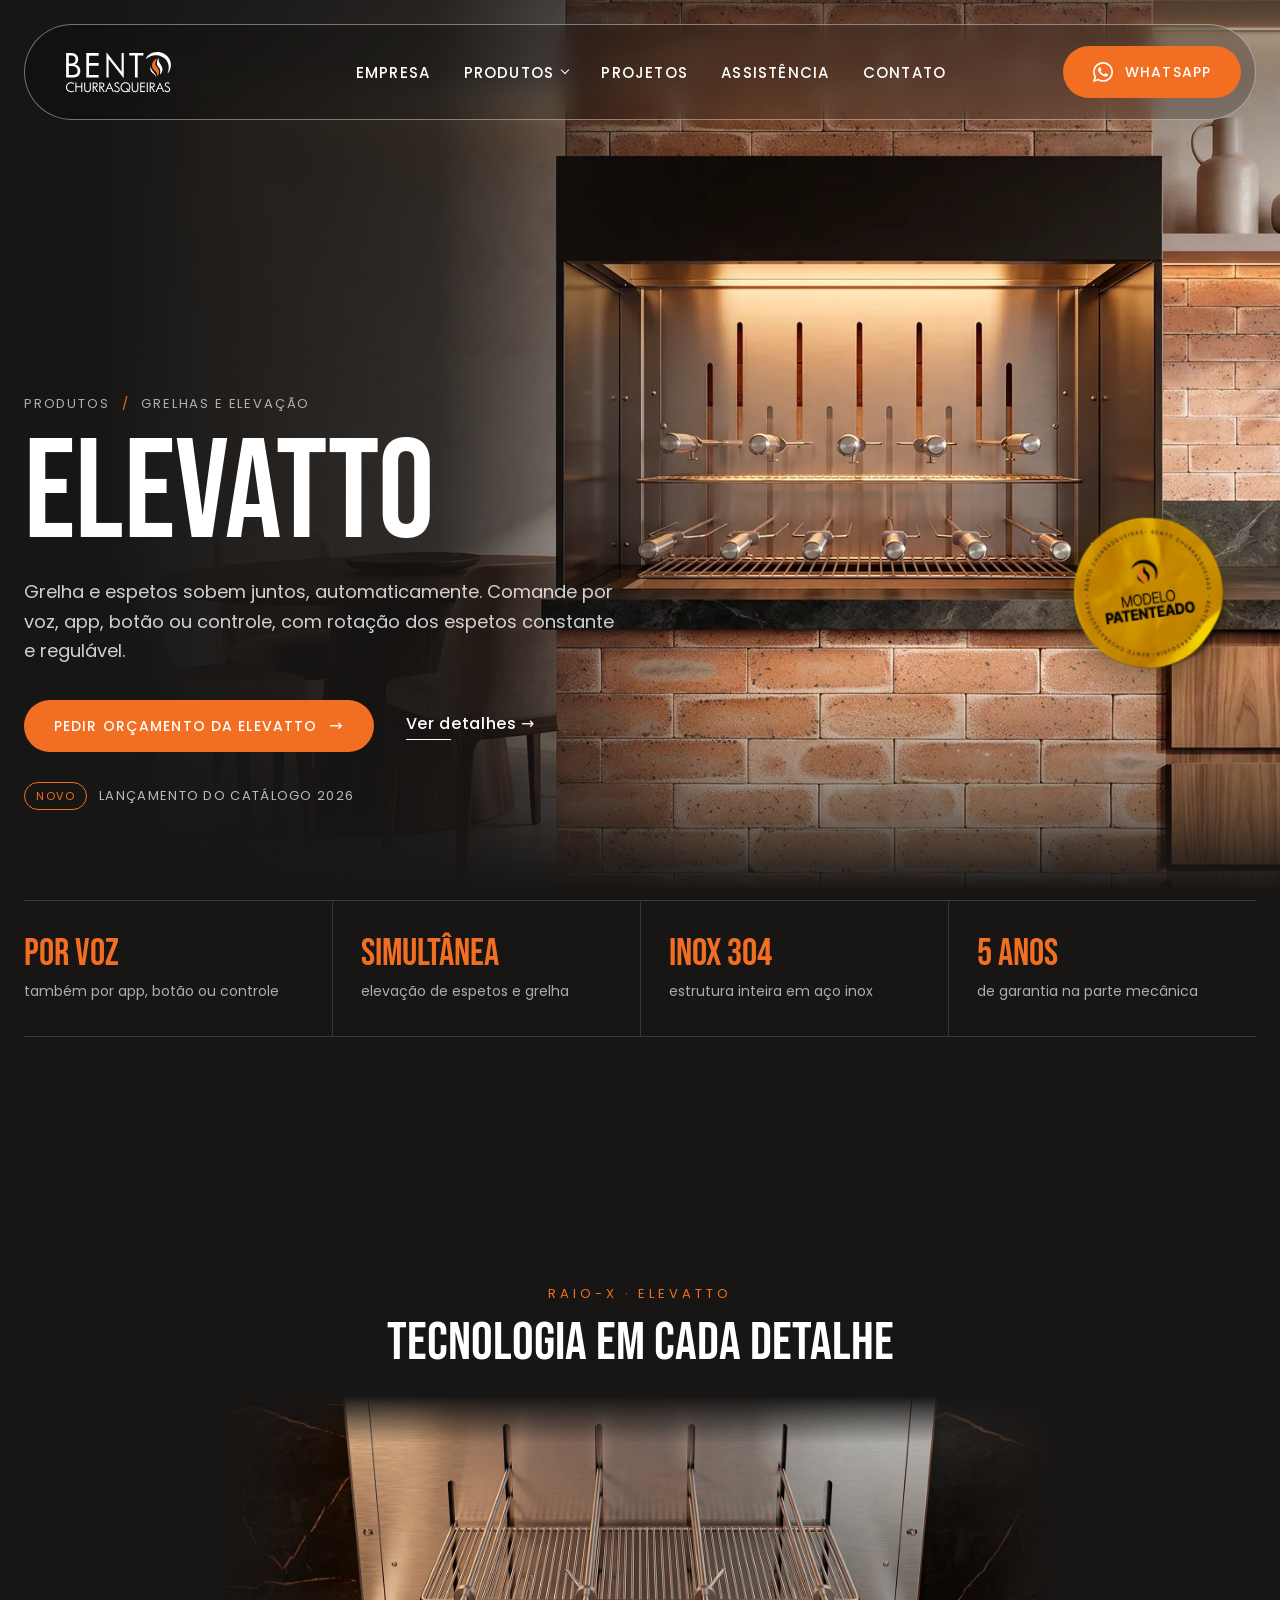
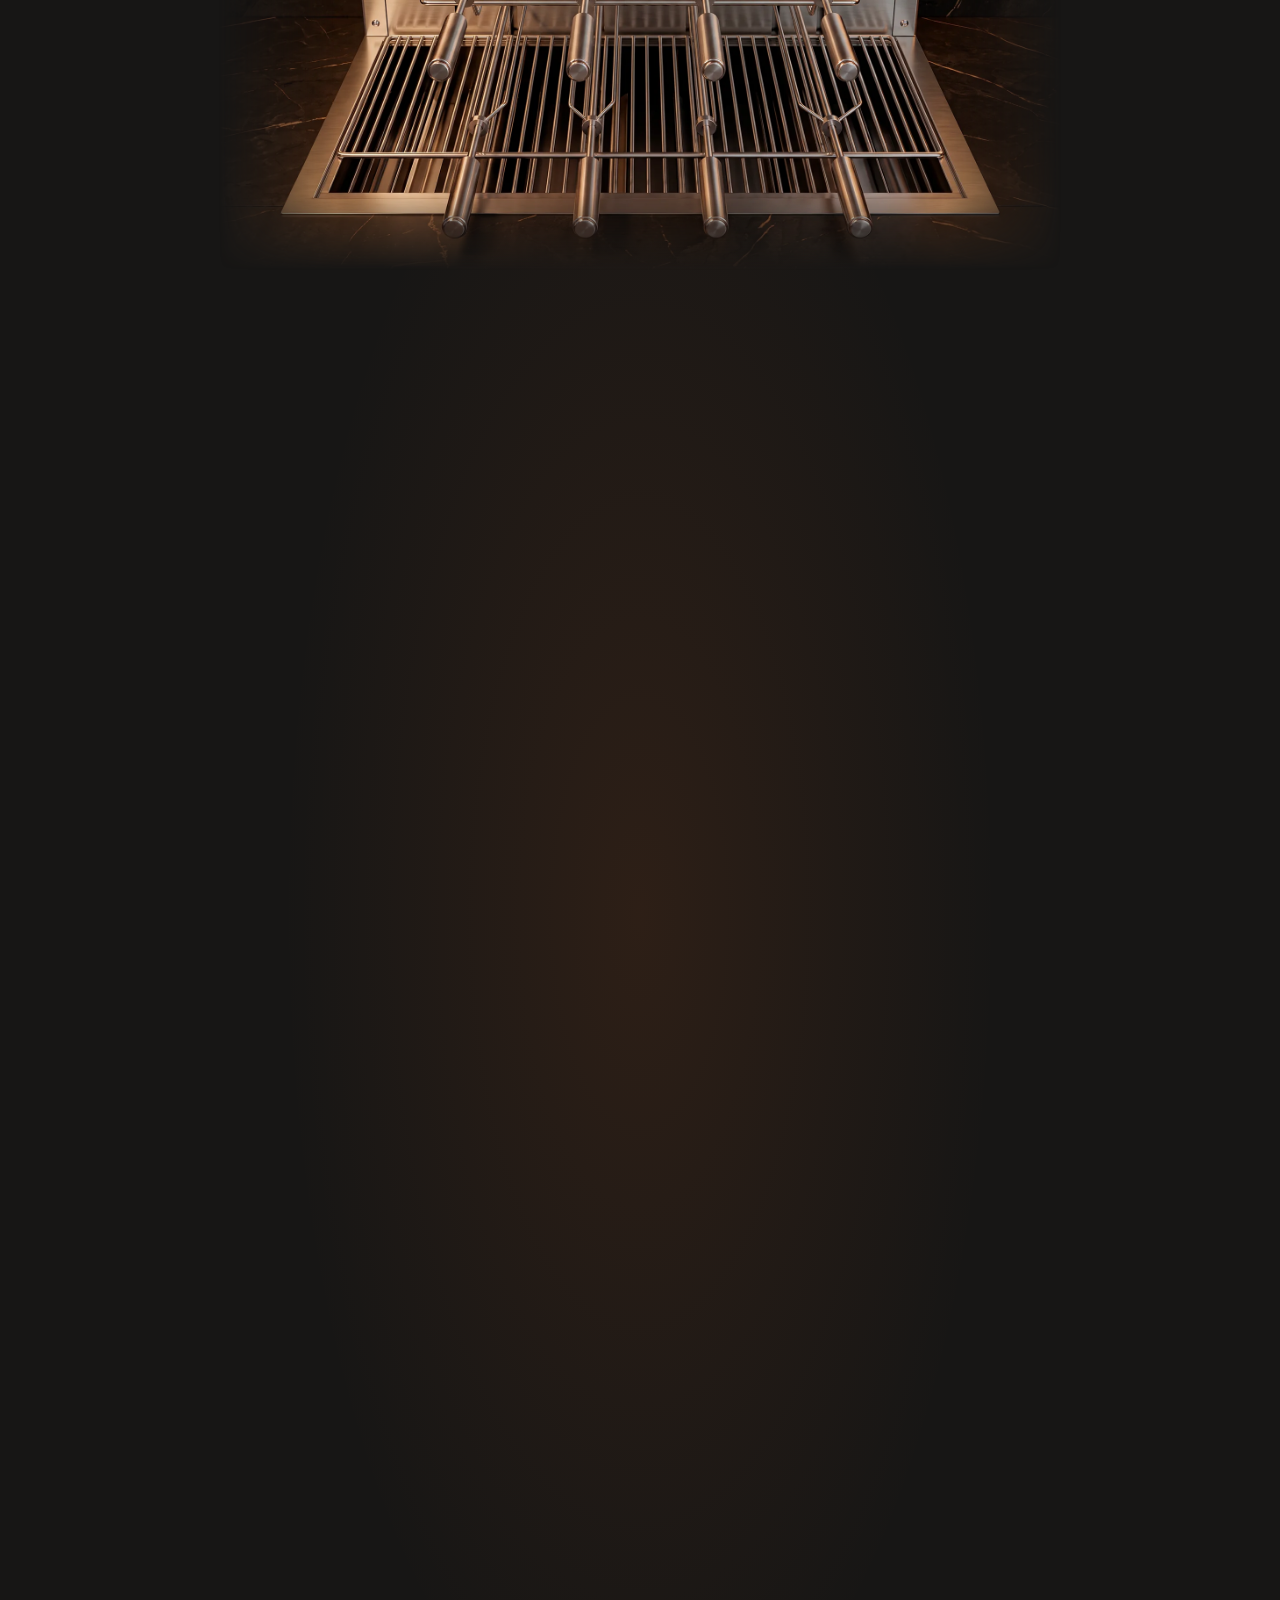
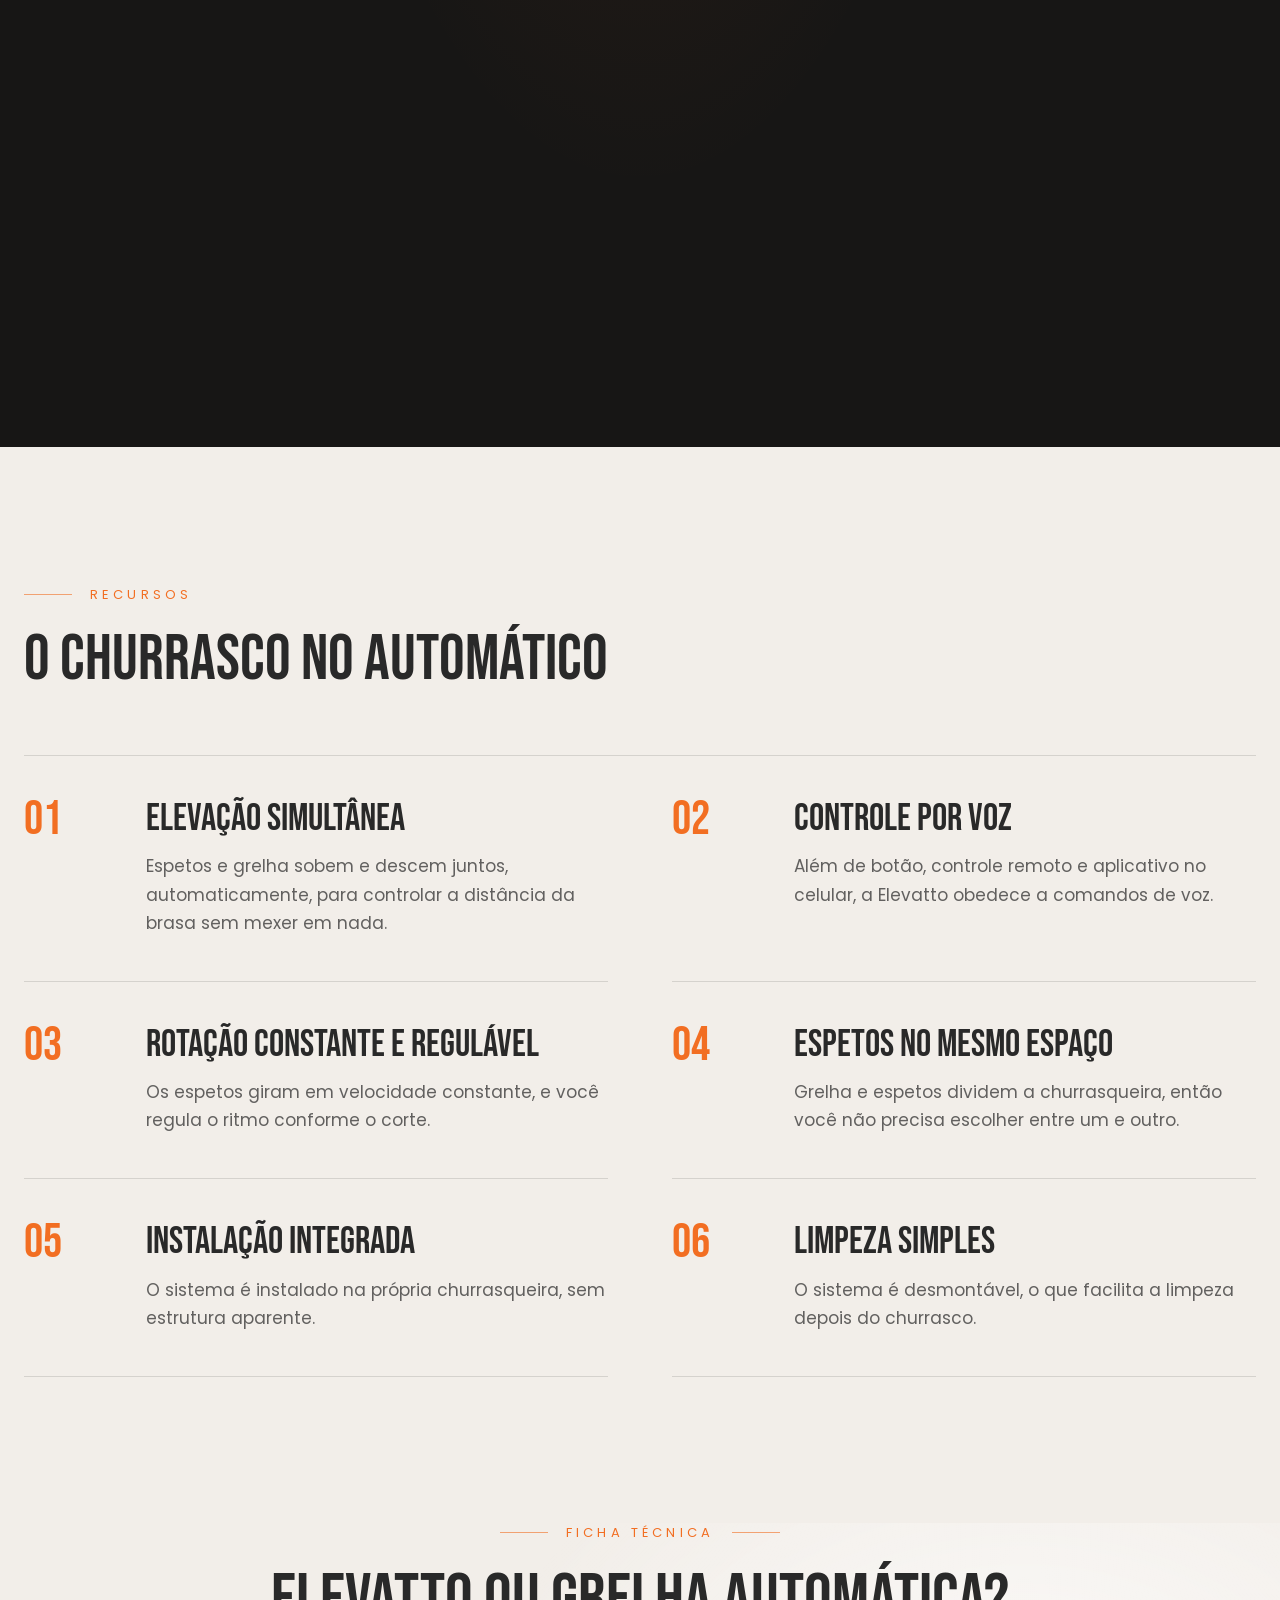
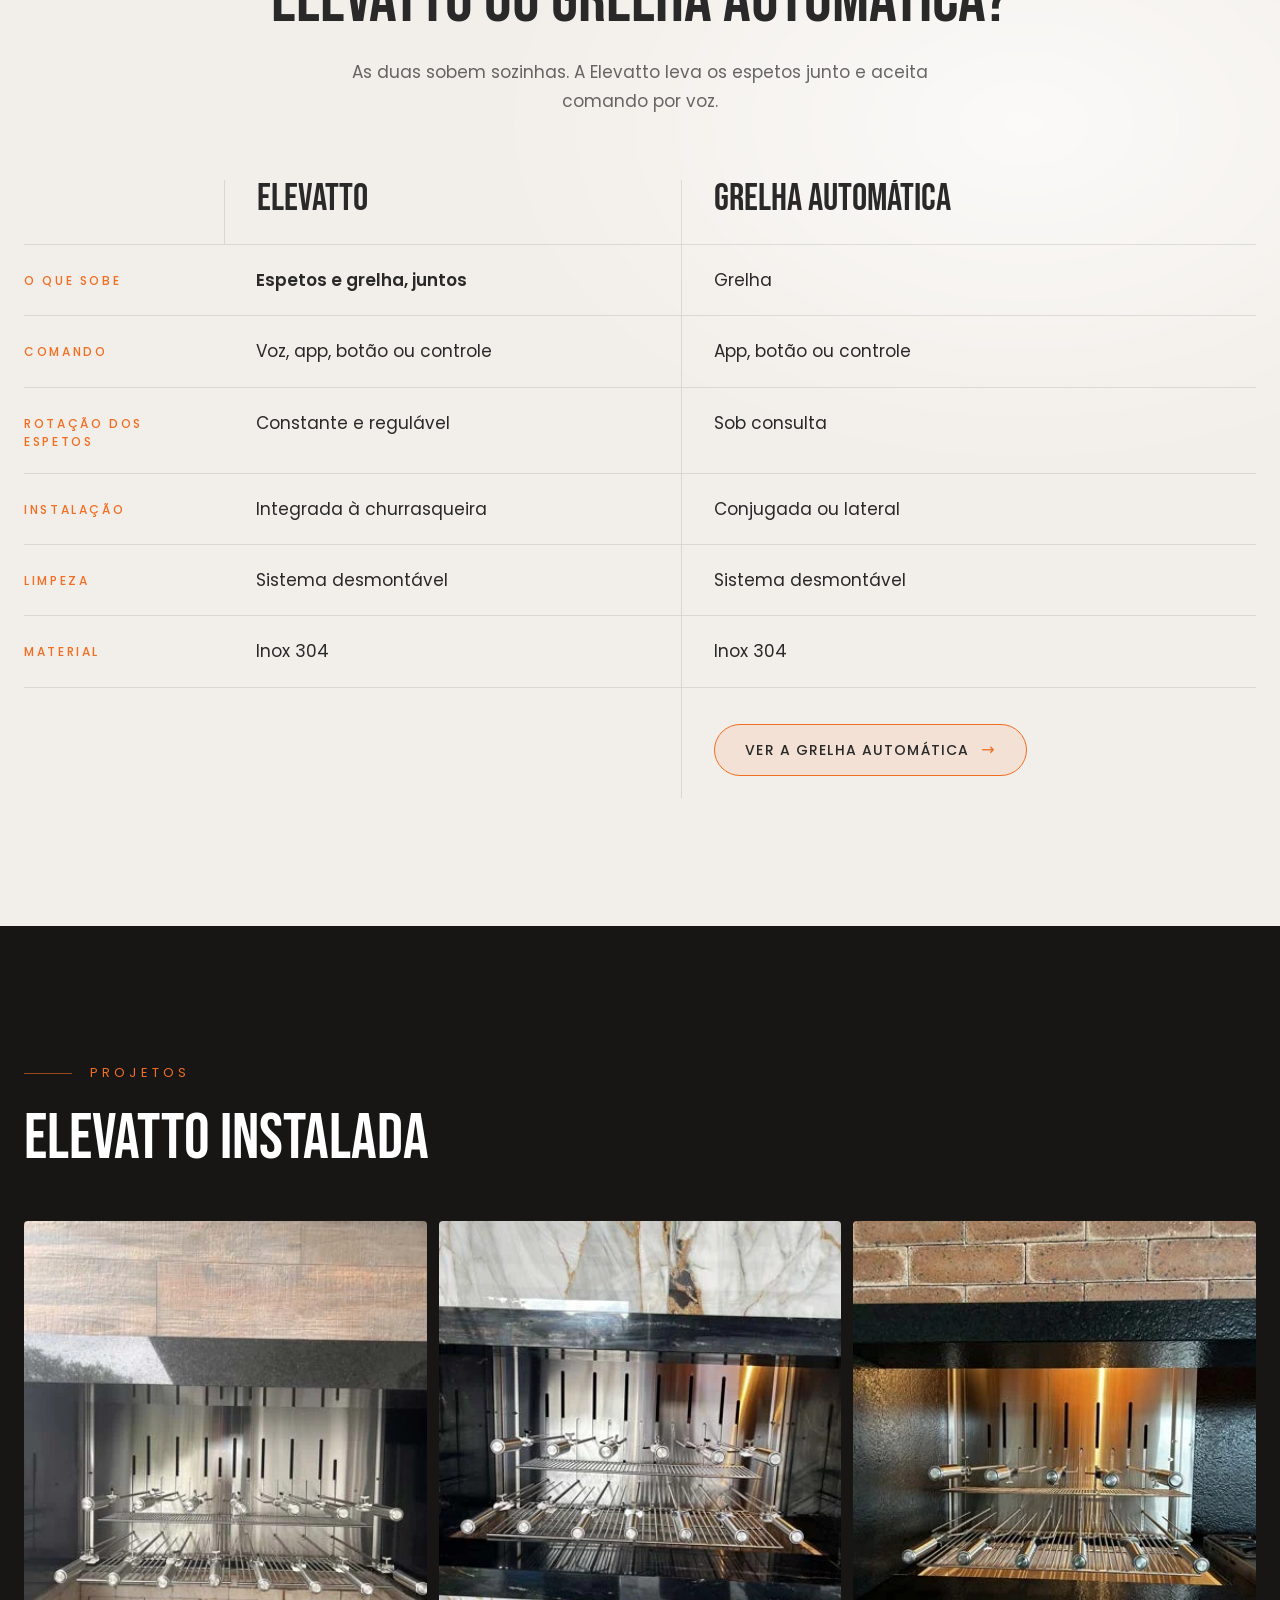
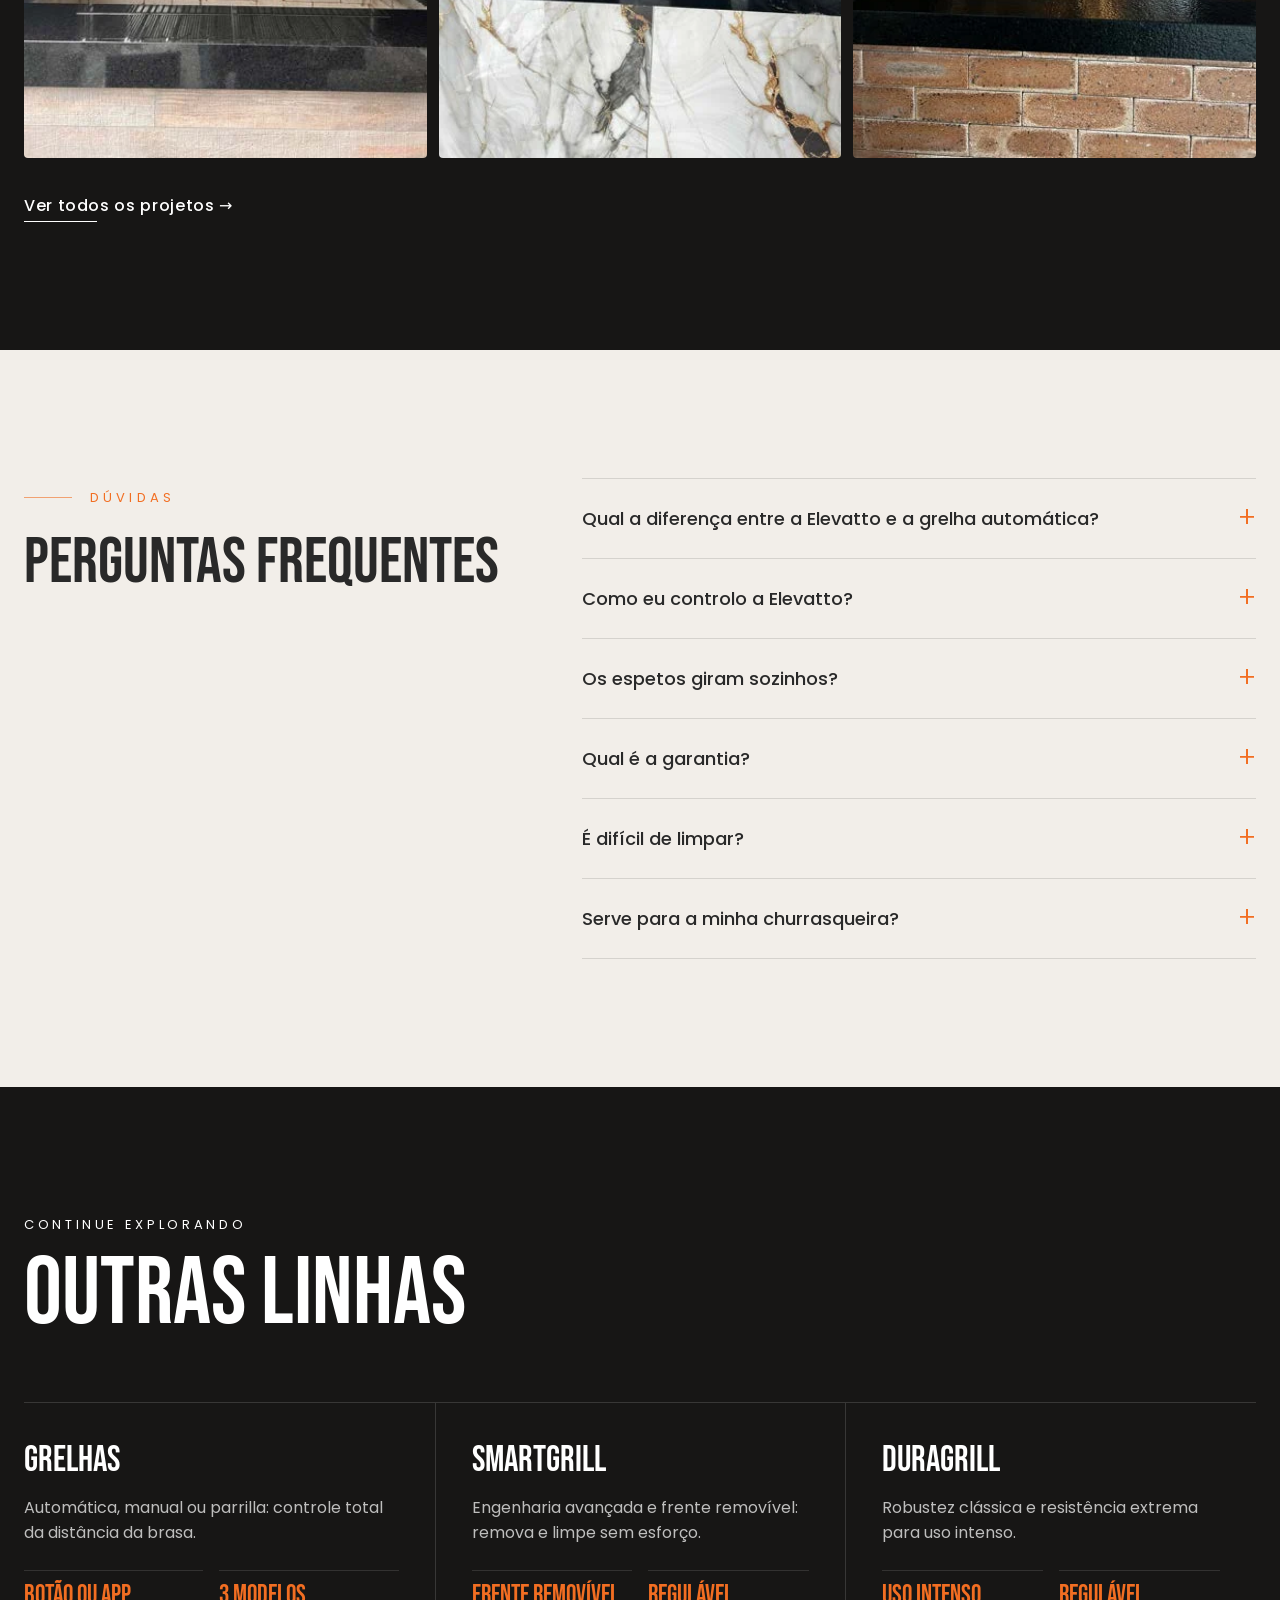
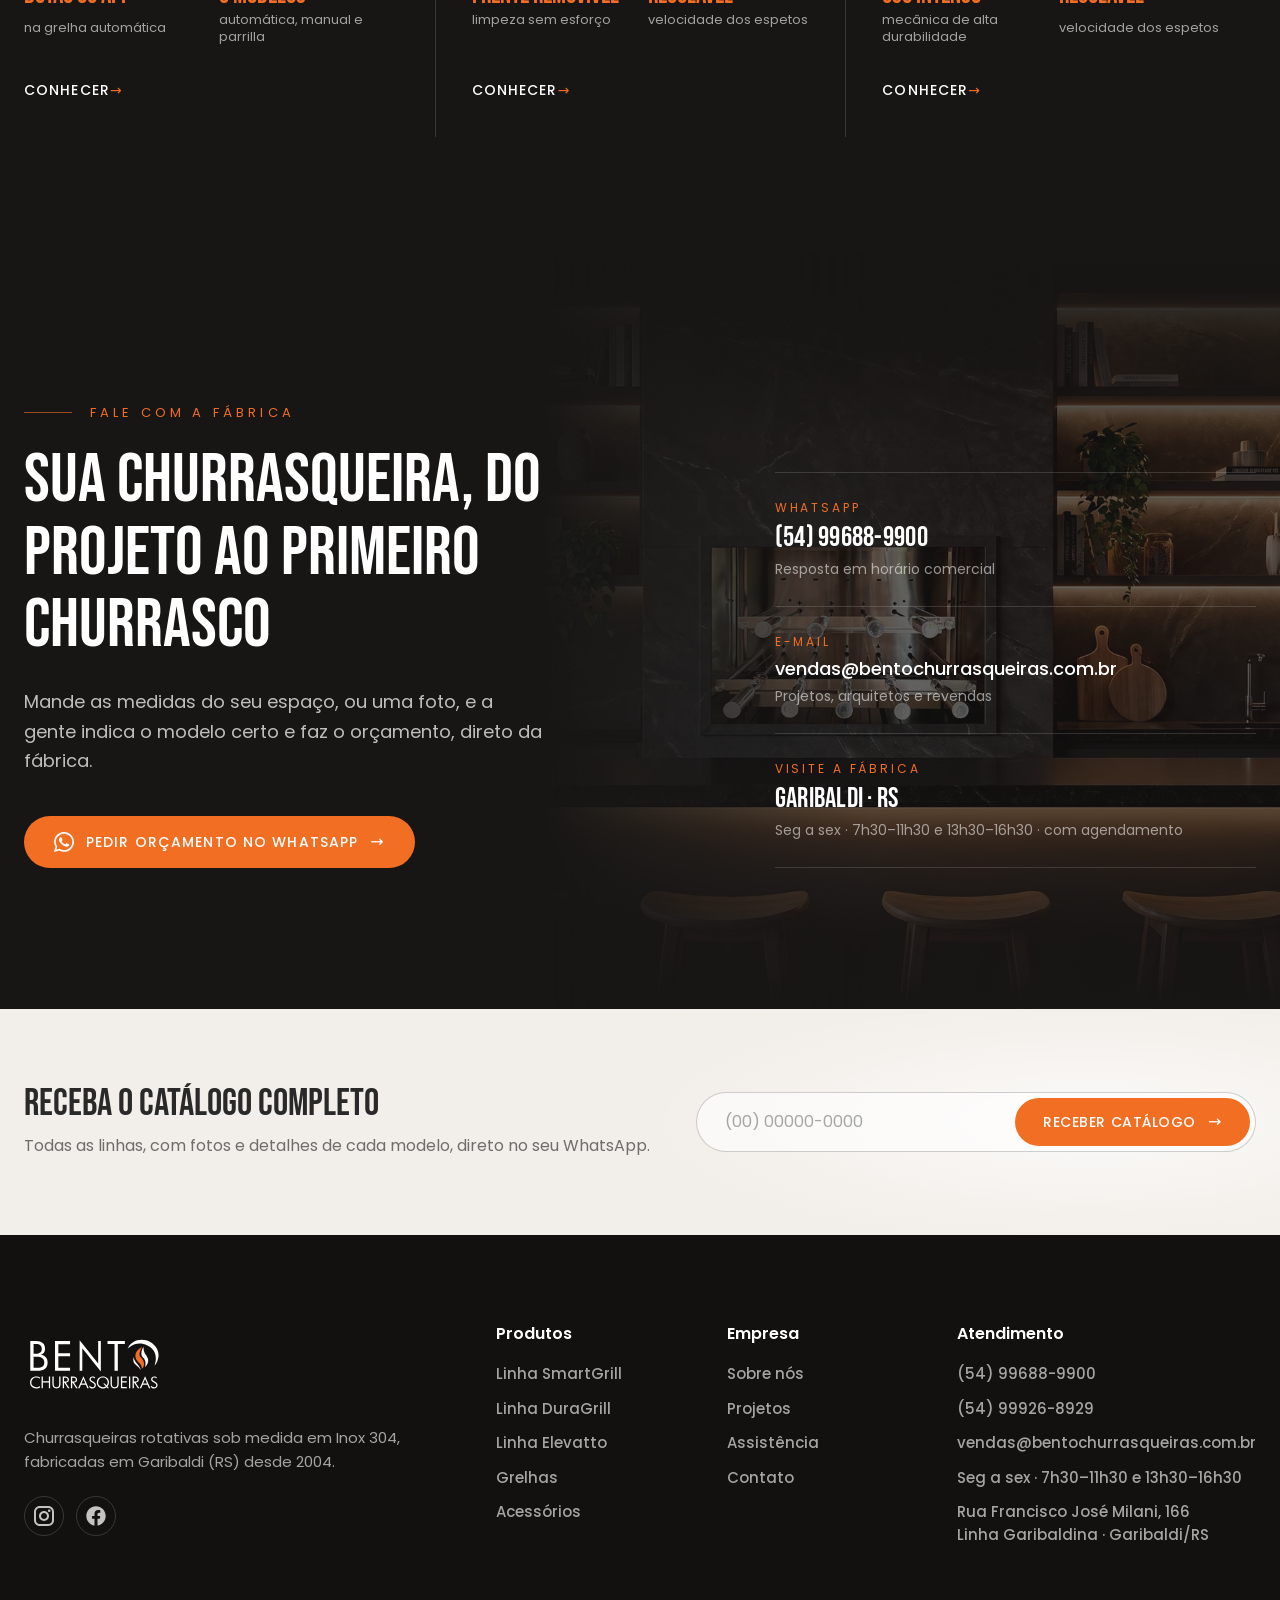
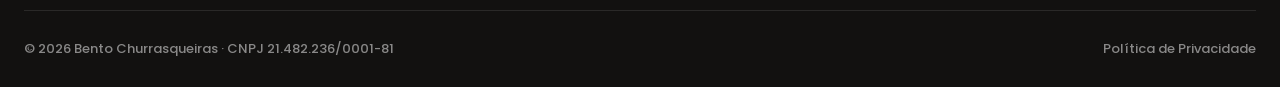
<file: elevatto/index.html>
<!doctype html>
<html lang="pt-BR">
<head>
  <meta charset="utf-8">
  <meta name="viewport" content="width=device-width, initial-scale=1">
  <title>Elevatto: grelha e espetos automáticos · Bento Churrasqueiras</title>
  <meta name="description" content="Elevatto: grelha e espetos sobem juntos, automaticamente, por voz, app, botão ou controle. Rotação regulável, Inox 304, sob medida.">
  <meta property="og:type" content="website">
  <meta property="og:site_name" content="Bento Churrasqueiras">
  <meta property="og:locale" content="pt_BR">
  <meta property="og:title" content="Elevatto: grelha e espetos automáticos · Bento Churrasqueiras">
  <meta property="og:description" content="Elevatto: grelha e espetos sobem juntos, automaticamente, por voz, app, botão ou controle. Rotação regulável, Inox 304, sob medida.">
  <meta property="og:url" content="https://bento-churrasqueiras-site.vercel.app/elevatto/">
  <meta property="og:image" content="https://bento-churrasqueiras-site.vercel.app/assets/og/elevatto.jpg">
  <meta property="og:image:width" content="1200">
  <meta property="og:image:height" content="630">
  <meta name="twitter:card" content="summary_large_image">
  <link rel="icon" href="../assets/marca/simbolo-bento.svg" type="image/svg+xml">

  <script>document.documentElement.classList.add("js");</script>
  <link rel="preconnect" href="https://fonts.googleapis.com">
  <link rel="preconnect" href="https://fonts.gstatic.com" crossorigin>
  <link href="https://fonts.googleapis.com/css2?family=Bebas+Neue&family=Poppins:wght@400;500;600;700&display=swap" rel="stylesheet">
  <link rel="stylesheet" href="../css/estilo.css?v=1792606923">

</head>
<body>
  <a class="pular" href="#conteudo">Ir para o conteúdo</a>

  <!-- ============ HEADER (barra de vidro fixa: logo · links · WhatsApp) ============ -->
  <header class="topo" data-topo>
    <div class="container topo__barra">
      <a class="topo__logo" href="/" aria-label="Bento Churrasqueiras — página inicial">
        <img src="../assets/marca/logo-header.svg" alt="Bento Churrasqueiras" width="156" height="88">
      </a>

      <nav class="topo__nav" aria-label="Principal">
        <ul>
          <li><a href="/empresa/">Empresa</a></li>
          <li class="topo__drop">
            <button type="button" aria-expanded="false" aria-controls="drop-produtos" data-drop>
              Produtos <span class="topo__seta" aria-hidden="true"></span>
            </button>
            <div class="topo__painel" id="drop-produtos">
              <ul>
                <li><a href="/smartgrill/">SmartGrill</a></li>
                <li><a href="/duragrill/">DuraGrill</a></li>
                <li><a href="/elevatto/">Elevatto</a></li>
                <li><a href="/grelhas/">Grelhas</a></li>
                <li><a href="/acessorios/">Acessórios</a></li>
                <li class="topo__painel-todos"><a href="/produtos/">Todos os produtos</a></li>
              </ul>
            </div>
          </li>
          <li><a href="/projetos/">Projetos</a></li>
          <li><a href="/assistencia/">Assistência</a></li>
          <li><a href="/contato/">Contato</a></li>
        </ul>
      </nav>

      <a class="botao botao--wpp topo__wpp" href="https://wa.me/5554996889900?text=Ol%C3%A1!%20Vim%20pelo%20site%20e%20quero%20um%20or%C3%A7amento%20de%20churrasqueira." target="_blank" rel="noopener" data-evento="whatsapp_header">
        <img src="../assets/icones/whatsapp-branco.svg" alt="" width="20" height="20">
        <span>WhatsApp</span>
      </a>

      <!-- só no mobile: abre o menu em overlay -->
      <button class="menu-botao" type="button" aria-expanded="false" aria-controls="menu" aria-label="Abrir menu" data-menu-abrir>
        <span class="menu-botao__circulo" aria-hidden="true">
          <span></span><span></span><span></span>
        </span>
      </button>
    </div>
  </header>

  <!-- ============ MENU (overlay) ============ -->
  <div class="menu" id="menu" role="dialog" aria-modal="true" aria-label="Menu" hidden>
    <div class="menu__conteudo">
      <nav class="menu__nav" aria-label="Menu completo">
        <ul class="menu__lista">
          <li><a href="/">Home</a></li>
          <li><a href="/empresa/">Empresa</a></li>
          <li>
            <button class="menu__abre-sub" type="button" aria-expanded="false" aria-controls="submenu-produtos" data-submenu>
              Produtos <span class="menu__seta" aria-hidden="true"></span>
            </button>
            <div class="menu__sub-caixa">
            <ul class="menu__sub" id="submenu-produtos">
              <li><a href="/produtos/">Todos os produtos</a></li>
              <li><a href="/smartgrill/">SmartGrill</a></li>
              <li><a href="/duragrill/">DuraGrill</a></li>
              <li><a href="/elevatto/">Elevatto</a></li>
              <li><a href="/grelhas/">Grelhas</a></li>
              <li><a href="/acessorios/">Acessórios</a></li>
            </ul>
            </div>
          </li>
          <li><a href="/projetos/">Projetos</a></li>
          <li><a href="/assistencia/">Assistência</a></li>
          <li><a href="/contato/">Contato</a></li>
        </ul>
      </nav>
      <div class="menu__lado">
        <p class="overline overline--claro">Fale com a fábrica</p>
        <a class="botao botao--wpp" href="https://wa.me/5554996889900?text=Ol%C3%A1!%20Vim%20pelo%20site%20e%20quero%20um%20or%C3%A7amento%20de%20churrasqueira." target="_blank" rel="noopener" data-evento="whatsapp_menu">
          <img src="../assets/icones/whatsapp-branco.svg" alt="" width="20" height="20">
          <span>Pedir orçamento</span>
        </a>
        <ul class="menu__contatos">
          <li><a href="tel:+5554996889900">(54) 99688-9900</a></li>
          <li><a href="mailto:vendas@bentochurrasqueiras.com.br">vendas@bentochurrasqueiras.com.br</a></li>
          <li>Seg a sex · 7h30–11h30 · 13h30–16h30</li>
        </ul>
      </div>
    </div>
  </div>

  <main id="conteudo">

    <!-- ============ ABERTURA DA LINHA ============ -->
    <section class="linha-hero" aria-labelledby="lh-titulo">
      <div class="linha-hero__foto" style="background-image: url('../assets/img/elevatto/hero-elevatto.webp'); --foco: 90%">
        <!-- selo preso ao canto inferior direito da churrasqueira (posição em frações da foto 1920×1080; ver main.js) -->
        <span class="selo-patente selo-patente--foto" data-ancora="0.918 0.66" data-foto="1920 1080" role="img" aria-label="Selo: modelo patenteado">
          <img src="../assets/img/elevatto/selo-patenteado.webp" alt="" width="640" height="640">
          <span class="selo-patente__brilho" aria-hidden="true"></span>
          <i class="selo-patente__faisca" aria-hidden="true"></i><i class="selo-patente__faisca" aria-hidden="true"></i><i class="selo-patente__faisca" aria-hidden="true"></i>
        </span>
      </div>
      <div class="container linha-hero__conteudo" data-revelar="carga">
        <nav class="migalha" aria-label="Você está em"><a href="/produtos/">Produtos</a><span aria-hidden="true">/</span><a href="/produtos/#elevacao">Grelhas e elevação</a></nav>
        <div class="titulo-com-selo">
          <h1 class="linha-hero__titulo" id="lh-titulo" data-linhas>Elevatto</h1>
        </div>
        <p class="linha-hero__apoio">Grelha e espetos sobem juntos, automaticamente. Comande por voz, app, botão ou controle, com rotação dos espetos constante e regulável.</p>
        <div class="linha-hero__acoes">
          <a class="botao" href="https://wa.me/5554996889900?text=Ol%C3%A1!%20Vim%20pelo%20site%20e%20quero%20um%20or%C3%A7amento%20da%20Elevatto." target="_blank" rel="noopener" data-evento="whatsapp_elevatto_hero"><span>Pedir orçamento<span class="so-desktop"> da Elevatto</span></span></a>
          <a class="link-seta" href="#raiox">Ver detalhes</a>
        </div>
        <p class="linha-hero__selo"><span>Novo</span>Lançamento do Catálogo 2026</p>
      </div>
    </section>

    <!-- ============ DESTAQUES ============ -->
    <section class="destaques" aria-label="Destaques">
      <ul class="container destaques__lista">
        <li><strong>Por voz</strong><span>também por app, botão ou controle</span></li>
        <li><strong>Simultânea</strong><span>elevação de espetos e grelha</span></li>
        <li><strong>Inox 304</strong><span>estrutura inteira em aço inox</span></li>
        <li><strong>5 anos</strong><span>de garantia na parte mecânica</span></li>
      </ul>
    </section>

    <!-- ============ RAIO-X (render do cliente, variante horizontal) ============ -->
    <section class="raiox raiox--paisagem" id="raiox" aria-labelledby="raiox-titulo" data-raiox>
      <div class="raiox__fixo">
        <div class="container raiox__cabeca">
          <p class="overline raiox__over">Raio-X · Elevatto</p>
          <h2 class="raiox__titulo" id="raiox-titulo">Tecnologia em cada detalhe</h2>
        </div>
        <figure class="raiox__figura">
          <div class="raiox__palco">
          <img class="raiox__img" src="../assets/img/elevatto/elevatto-raiox.webp" alt="Render da Elevatto em Inox 304: grelha elevada e grelha inferior, cada uma com quatro espetos rotativos, sobre bancada de mármore escuro" width="1920" height="1080">
          <svg class="raiox__linhas" viewBox="0 0 260 100" preserveAspectRatio="none" aria-hidden="true">
            <path d="M105.9 33.3 L55.9 28.0" pathLength="1" style="--i:0"/><path d="M99.3 66.3 L55.9 68.0" pathLength="1" style="--i:1"/><path d="M178.1 12.0 L204.1 12.0" pathLength="1" style="--i:2"/><path d="M181.9 35.2 L204.1 40.0" pathLength="1" style="--i:3"/><path d="M185.6 60.2 L204.1 68.0" pathLength="1" style="--i:4"/>
          </svg>
          <span class="raiox__ponto" style="--x:40.74%;--y:33.3%;--i:0"><b>1</b></span><span class="raiox__ponto" style="--x:38.18%;--y:66.3%;--i:1"><b>2</b></span><span class="raiox__ponto" style="--x:68.52%;--y:12.0%;--i:2"><b>3</b></span><span class="raiox__ponto" style="--x:69.94%;--y:35.2%;--i:3"><b>4</b></span><span class="raiox__ponto" style="--x:71.37%;--y:60.2%;--i:4"><b>5</b></span>
          </div>
          <ol class="raiox__rotulos">
            <li class="raiox__rotulo raiox__rotulo--esq" style="--x:1%;--y:22%;--i:0">
              <span class="raiox__num">01</span>
              <strong>Elevação simultânea</strong>
              <span>Espetos e grelha sobem juntos, automaticamente</span>
            </li>
            <li class="raiox__rotulo raiox__rotulo--esq" style="--x:1%;--y:62%;--i:1">
              <span class="raiox__num">02</span>
              <strong>Rotação regulável</strong>
              <span>Espetos girando em velocidade constante</span>
            </li>
            <li class="raiox__rotulo raiox__rotulo--dir" style="--x:79%;--y:6%;--i:2">
              <span class="raiox__num">03</span>
              <strong>Inox 304</strong>
              <span>Estrutura inteira em aço inox</span>
            </li>
            <li class="raiox__rotulo raiox__rotulo--dir" style="--x:79%;--y:34%;--i:3">
              <span class="raiox__num">04</span>
              <strong>Voz, app ou botão</strong>
              <span>Também por controle remoto</span>
            </li>
            <li class="raiox__rotulo raiox__rotulo--dir" style="--x:79%;--y:62%;--i:4">
              <span class="raiox__num">05</span>
              <strong>Desmontável</strong>
              <span>Limpeza simples depois do churrasco</span>
            </li>
          </ol>
        </figure>
      </div>
    </section>

    <!-- ============ RECURSOS (claro quente) ============ -->
    <section class="modelos modelos--recursos" aria-labelledby="modelos-titulo">
      <div class="container">
        <div class="modelos__cabeca" data-revelar="scroll">
          <p class="overline modelos__over"><span class="comparativo__traco" aria-hidden="true"></span>Recursos</p>
          <h2 class="modelos__titulo" id="modelos-titulo" data-linhas>O churrasco no automático</h2>
        </div>
        <ol class="modelos__lista">
          <li class="modelo">
            <span class="modelo__num">01</span>
            <div class="modelo__texto">
              <h3>Elevação simultânea</h3>
              <p>Espetos e grelha sobem e descem juntos, automaticamente, para controlar a distância da brasa sem mexer em nada.</p>
            </div>
          </li>
          <li class="modelo">
            <span class="modelo__num">02</span>
            <div class="modelo__texto">
              <h3>Controle por voz</h3>
              <p>Além de botão, controle remoto e aplicativo no celular, a Elevatto obedece a comandos de voz.</p>
            </div>
          </li>
          <li class="modelo">
            <span class="modelo__num">03</span>
            <div class="modelo__texto">
              <h3>Rotação constante e regulável</h3>
              <p>Os espetos giram em velocidade constante, e você regula o ritmo conforme o corte.</p>
            </div>
          </li>
          <li class="modelo">
            <span class="modelo__num">04</span>
            <div class="modelo__texto">
              <h3>Espetos no mesmo espaço</h3>
              <p>Grelha e espetos dividem a churrasqueira, então você não precisa escolher entre um e outro.</p>
            </div>
          </li>
          <li class="modelo">
            <span class="modelo__num">05</span>
            <div class="modelo__texto">
              <h3>Instalação integrada</h3>
              <p>O sistema é instalado na própria churrasqueira, sem estrutura aparente.</p>
            </div>
          </li>
          <li class="modelo">
            <span class="modelo__num">06</span>
            <div class="modelo__texto">
              <h3>Limpeza simples</h3>
              <p>O sistema é desmontável, o que facilita a limpeza depois do churrasco.</p>
            </div>
          </li>
        </ol>
      </div>
    </section>

    <!-- ============ FICHA TÉCNICA (comparada à grelha automática) ============ -->
    <section class="comparativo ficha-tecnica" aria-labelledby="ficha-titulo">
      <div class="container">
        <div class="comparativo__cabeca" data-revelar="scroll">
          <p class="overline comparativo__over"><span class="comparativo__traco" aria-hidden="true"></span>Ficha técnica</p>
          <h2 class="comparativo__titulo" id="ficha-titulo" data-linhas>Elevatto ou grelha automática?</h2>
          <p class="comparativo__apoio">As duas sobem sozinhas. A Elevatto leva os espetos junto e aceita comando por voz.</p>
        </div>
        <div class="tabela" role="region" aria-label="Elevatto comparada à grelha automática" tabindex="0">
          <table>
            <thead>
              <tr><th scope="col"><span class="visually-hidden">Característica</span></th><th scope="col">Elevatto</th><th scope="col">Grelha automática</th></tr>
            </thead>
            <tbody>
              <tr><th scope="row">O que sobe</th><td><strong>Espetos e grelha, juntos</strong></td><td>Grelha</td></tr>
              <tr><th scope="row">Comando</th><td>Voz, app, botão ou controle</td><td>App, botão ou controle</td></tr>
              <tr><th scope="row">Rotação dos espetos</th><td>Constante e regulável</td><td>Sob consulta</td></tr>
              <tr><th scope="row">Instalação</th><td>Integrada à churrasqueira</td><td>Conjugada ou lateral</td></tr>
              <tr><th scope="row">Limpeza</th><td>Sistema desmontável</td><td>Sistema desmontável</td></tr>
              <tr><th scope="row">Material</th><td>Inox 304</td><td>Inox 304</td></tr>
            </tbody>
            <tfoot>
              <tr><th scope="row"><span class="visually-hidden">Saiba mais</span></th><td></td><td><a class="botao botao--sec" href="/grelhas/#automatica"><span>Ver<span class="so-desktop"> a grelha automática</span></span></a></td></tr>
            </tfoot>
          </table>
        </div>
      </div>
    </section>

    <!-- ============ PROJETOS (PROVISÓRIO: fotos do catálogo) ============ -->
    <section class="galeria" aria-labelledby="galeria-titulo">
      <div class="container">
        <div class="galeria__cabeca" data-revelar="scroll">
          <p class="overline galeria__over"><span class="comparativo__traco" aria-hidden="true"></span>Projetos</p>
          <h2 class="galeria__titulo" id="galeria-titulo" data-linhas>Elevatto instalada</h2>
        </div>
        <ul class="galeria__grade" data-qtd="3">
          <li><img src="../assets/img/elevatto/elevatto-catalogo.webp" alt="Elevatto com duas fileiras de espetos e grelha" width="366" height="488" loading="lazy"></li>
          <li><img src="../assets/img/elevatto/projeto-elevatto-1.webp" alt="Elevatto em churrasqueira revestida de mármore" width="378" height="504" loading="lazy"></li>
          <li><img src="../assets/img/elevatto/projeto-elevatto-2.webp" alt="Elevatto instalada em área gourmet" width="389" height="519" loading="lazy"></li>
        </ul>
        <a class="link-seta galeria__mais" href="/projetos/">Ver todos os projetos</a>
      </div>
    </section>

    <!-- ============ DÚVIDAS FREQUENTES ============ -->
    <section class="faq" aria-labelledby="faq-titulo">
      <div class="container faq__grade">
        <div class="faq__cabeca" data-revelar="scroll">
          <p class="overline faq__over"><span class="comparativo__traco" aria-hidden="true"></span>Dúvidas</p>
          <h2 class="faq__titulo" id="faq-titulo" data-linhas>Perguntas frequentes</h2>
        </div>
        <div class="faq__lista">
          <details><summary>Qual a diferença entre a Elevatto e a grelha automática?</summary><p>Na grelha automática, só a grelha sobe e desce. Na Elevatto, espetos e grelha sobem juntos, e ela também aceita comando por voz.</p></details>
          <details><summary>Como eu controlo a Elevatto?</summary><p>Por voz, aplicativo no celular, botão ou controle remoto.</p></details>
          <details><summary>Os espetos giram sozinhos?</summary><p>Sim. A rotação dos espetos é constante, e você pode regular a velocidade.</p></details>
          <details><summary>Qual é a garantia?</summary><p>5 anos de garantia na parte mecânica. Em caso de assistência, o retorno é em até 48 horas.</p></details>
          <details><summary>É difícil de limpar?</summary><p>Não. O sistema é desmontável, o que facilita a limpeza depois do churrasco.</p></details>
          <details><summary>Serve para a minha churrasqueira?</summary><p>A Elevatto é fabricada sob medida e instalada integrada à churrasqueira. Mande as medidas do seu espaço, ou uma foto, pelo WhatsApp.</p></details>
          <!-- TODO cliente: assistente de voz compatível (Alexa? Google?); prazo; quem instala -->
        </div>
      </div>
    </section>

    <!-- ============ OUTRAS LINHAS ============ -->
    <section class="familia familia--sem-cena relacionadas" aria-labelledby="rel-titulo">
      <div class="container familia__cabeca" data-revelar="scroll">
        <p class="overline familia__over">Continue explorando</p>
        <h2 class="familia__titulo" id="rel-titulo" data-linhas>Outras linhas</h2>
      </div>
      <div class="container">
        <ul class="fichas" data-revelar="scroll" data-qtd="3">
            <li class="ficha">
              <h3 class="ficha__nome"><a href="/grelhas/">Grelhas</a></h3>
              <p class="ficha__resumo">Automática, manual ou parrilla: controle total da distância da brasa.</p>
              <ul class="ficha__specs"><li><strong>Botão ou app</strong><span>na grelha automática</span></li><li><strong>3 modelos</strong><span>automática, manual e parrilla</span></li></ul>
              <span class="ficha__link" aria-hidden="true">Conhecer</span>
            </li>
            <li class="ficha">
              <h3 class="ficha__nome"><a href="/smartgrill/">SmartGrill</a></h3>
              <p class="ficha__resumo">Engenharia avançada e frente removível: remova e limpe sem esforço.</p>
              <ul class="ficha__specs"><li><strong>Frente removível</strong><span>limpeza sem esforço</span></li><li><strong>Regulável</strong><span>velocidade dos espetos</span></li></ul>
              <span class="ficha__link" aria-hidden="true">Conhecer</span>
            </li>
            <li class="ficha">
              <h3 class="ficha__nome"><a href="/duragrill/">DuraGrill</a></h3>
              <p class="ficha__resumo">Robustez clássica e resistência extrema para uso intenso.</p>
              <ul class="ficha__specs"><li><strong>Uso intenso</strong><span>mecânica de alta durabilidade</span></li><li><strong>Regulável</strong><span>velocidade dos espetos</span></li></ul>
              <span class="ficha__link" aria-hidden="true">Conhecer</span>
            </li>
        </ul>
      </div>
    </section>

    <!-- ============ CONTATO (fechamento, escuro quente) ============ -->
    <section class="contato" aria-labelledby="contato-titulo">
      <div class="contato__cena" aria-hidden="true"></div>

      <div class="container contato__grade">
        <div class="contato__texto" data-revelar="scroll">
          <p class="overline contato__over"><span class="contato__traco" aria-hidden="true"></span>Fale com a fábrica</p>
          <h2 class="contato__titulo" id="contato-titulo" data-linhas>Sua churrasqueira, do projeto ao primeiro churrasco</h2>
          <p class="contato__apoio">Mande as medidas do seu espaço, ou uma foto, e a gente indica o modelo certo e faz o orçamento, direto da fábrica.</p>
          <a class="botao contato__cta" href="https://wa.me/5554996889900?text=Ol%C3%A1!%20Vim%20pelo%20site%20e%20quero%20um%20or%C3%A7amento%20da%20Elevatto." target="_blank" rel="noopener" data-evento="whatsapp_contato">
            <img src="../assets/icones/whatsapp-branco.svg" alt="" width="20" height="20">
            <span>Pedir orçamento<span class="so-desktop"> no WhatsApp</span></span>
          </a>
        </div>

        <ul class="canais">
          <li class="canal">
            <span class="canal__rotulo">WhatsApp</span>
            <a class="canal__valor" href="https://wa.me/5554996889900?text=Ol%C3%A1!%20Vim%20pelo%20site%20e%20quero%20um%20or%C3%A7amento%20da%20Elevatto." target="_blank" rel="noopener" data-evento="whatsapp_canal">(54) 99688-9900</a>
            <span class="canal__nota">Resposta em horário comercial</span>
          </li>
          <li class="canal">
            <span class="canal__rotulo">E-mail</span>
            <a class="canal__valor canal__valor--email" href="mailto:vendas@bentochurrasqueiras.com.br">vendas@bentochurrasqueiras.com.br</a>
            <span class="canal__nota">Projetos, arquitetos e revendas</span>
          </li>
          <li class="canal">
            <span class="canal__rotulo">Visite a fábrica</span>
            <a class="canal__valor" href="https://www.google.com/maps/search/?api=1&amp;query=Rua+Francisco+Jos%C3%A9+Milani+166+Garibaldi+RS" target="_blank" rel="noopener">Garibaldi · RS</a>
            <span class="canal__nota">Seg a sex · 7h30–11h30 e 13h30–16h30 · com agendamento</span>
          </li>
        </ul>
      </div>
    </section>
    <!-- ============ RECEBA O CATÁLOGO (claro quente; pede o WhatsApp — no Elementor vira Fluent Forms) ============ -->
    <section class="catalogo-secao" aria-label="Receba o catálogo">
      <div class="container">
        <form class="catalogo" action="#" method="post" data-catalogo>
          <div class="catalogo__texto">
            <p class="catalogo__titulo">Receba o catálogo completo</p>
            <p class="catalogo__apoio">Todas as linhas, com fotos e detalhes de cada modelo, direto no seu WhatsApp.</p>
          </div>
          <label class="visually-hidden" for="catalogo-whats">Seu WhatsApp</label>
          <div class="catalogo__campo">
            <input id="catalogo-whats" name="whatsapp" type="tel" inputmode="tel" placeholder="(00) 00000-0000" autocomplete="tel" required>
            <button class="botao" type="submit"><span>Receber<span class="so-desktop"> catálogo</span></span></button>
          </div>
        </form>
      </div>
    </section>
  </main>

  <!-- ============ RODAPÉ ============ -->
  <footer class="rodape">
    <div class="container">
      <div class="rodape__topo">
        <div class="rodape__marca">
          <a href="/" aria-label="Bento Churrasqueiras — página inicial">
            <img src="../assets/marca/logo-footer.svg" alt="Bento Churrasqueiras" width="142" height="80" loading="lazy">
          </a>
          <p>Churrasqueiras rotativas sob medida em Inox 304, fabricadas em Garibaldi (RS) desde 2004.</p>
          <ul class="rodape__redes">
            <li><a href="https://www.instagram.com/bentochurrasqueiras/" target="_blank" rel="noopener" aria-label="Instagram"><img src="../assets/icones/instagram.svg" alt="" width="20" height="20"></a></li>
            <li><a href="https://www.facebook.com/BentoChurrasqueiras/" target="_blank" rel="noopener" aria-label="Facebook"><img src="../assets/icones/facebook.svg" alt="" width="20" height="20"></a></li>
          </ul>
        </div>

        <div class="rodape__colunas">
          <nav class="rodape__col" aria-labelledby="rod-produtos">
            <h2 id="rod-produtos">Produtos</h2>
            <ul>
              <li><a href="/smartgrill/">Linha SmartGrill</a></li>
              <li><a href="/duragrill/">Linha DuraGrill</a></li>
              <li><a href="/elevatto/">Linha Elevatto</a></li>
              <li><a href="/grelhas/">Grelhas</a></li>
              <li><a href="/acessorios/">Acessórios</a></li>
            </ul>
          </nav>
          <nav class="rodape__col" aria-labelledby="rod-empresa">
            <h2 id="rod-empresa">Empresa</h2>
            <ul>
              <li><a href="/empresa/">Sobre nós</a></li>
              <li><a href="/projetos/">Projetos</a></li>
              <li><a href="/assistencia/">Assistência</a></li>
              <li><a href="/contato/">Contato</a></li>
            </ul>
          </nav>
          <div class="rodape__col">
            <h2>Atendimento</h2>
            <ul>
              <li><a href="https://wa.me/5554996889900" target="_blank" rel="noopener" data-evento="whatsapp_rodape">(54) 99688-9900</a></li>
              <!-- TODO cliente: confirmar se este 2º número está ativo -->
              <li><a href="https://wa.me/5554999268929" target="_blank" rel="noopener" data-evento="whatsapp_rodape_2">(54) 99926-8929</a></li>
              <li><a href="mailto:vendas@bentochurrasqueiras.com.br">vendas@bentochurrasqueiras.com.br</a></li>
              <li>Seg a sex · 7h30–11h30 e 13h30–16h30</li>
              <li><a href="https://www.google.com/maps/search/?api=1&amp;query=Rua+Francisco+Jos%C3%A9+Milani+166+Garibaldi+RS" target="_blank" rel="noopener">Rua Francisco José Milani, 166<br>Linha Garibaldina · Garibaldi/RS</a></li>
            </ul>
          </div>
        </div>
      </div>

      <div class="rodape__base">
        <p>© <span data-ano>2026</span> Bento Churrasqueiras · CNPJ 21.482.236/0001-81</p>
        <ul class="rodape__legal">
          <li><a href="/politica-de-privacidade/">Política de Privacidade</a></li>
        </ul>
      </div>
    </div>
  </footer>

  <!-- WhatsApp flutuante (aparece depois do hero) -->
  <a class="wpp-flutuante" href="https://wa.me/5554996889900?text=Ol%C3%A1!%20Vim%20pelo%20site%20e%20quero%20um%20or%C3%A7amento%20de%20churrasqueira." target="_blank" rel="noopener" aria-label="Pedir orçamento no WhatsApp" data-evento="whatsapp_flutuante">
    <img src="../assets/icones/whatsapp-branco.svg" alt="" width="28" height="28">
  </a>

  <script src="../js/lenis.min.js?v=1.3.26" defer></script>
  <script src="../js/main.js?v=1790700005" defer></script>
</body>
</html>
</file>
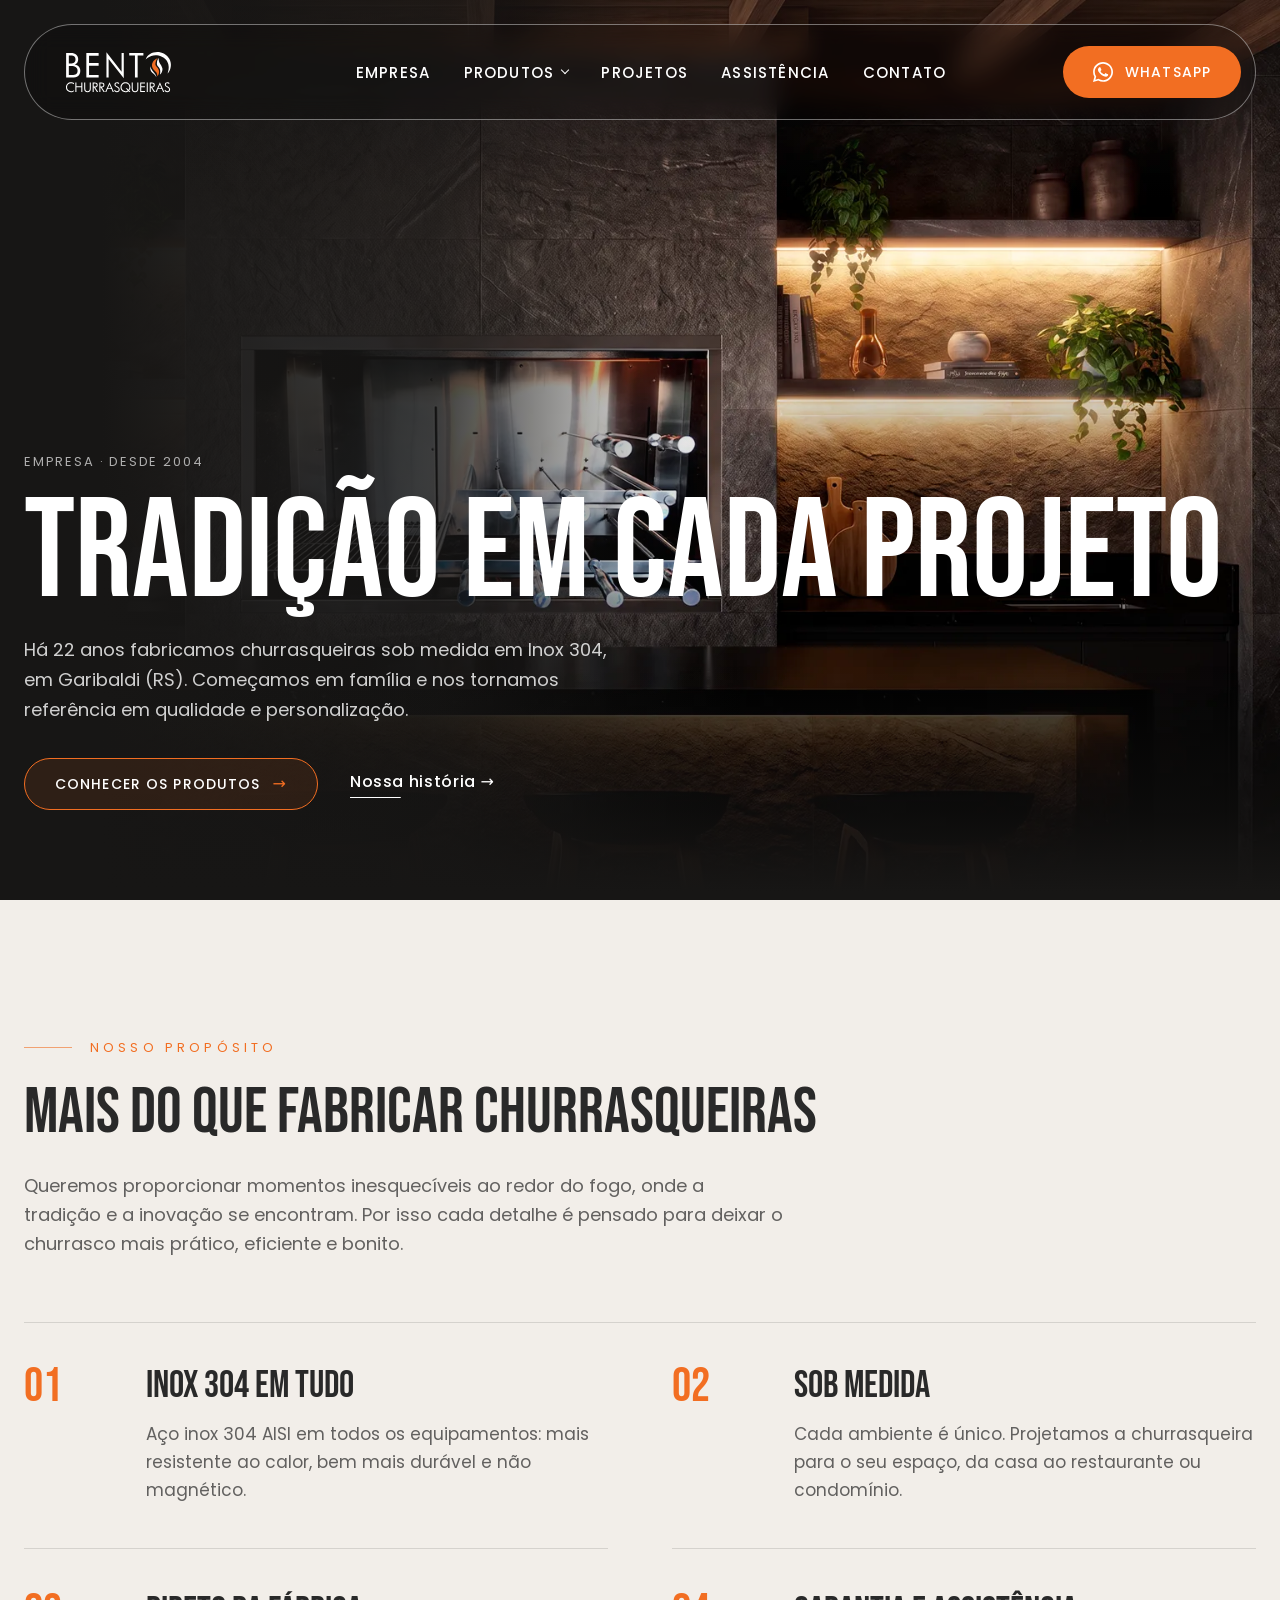
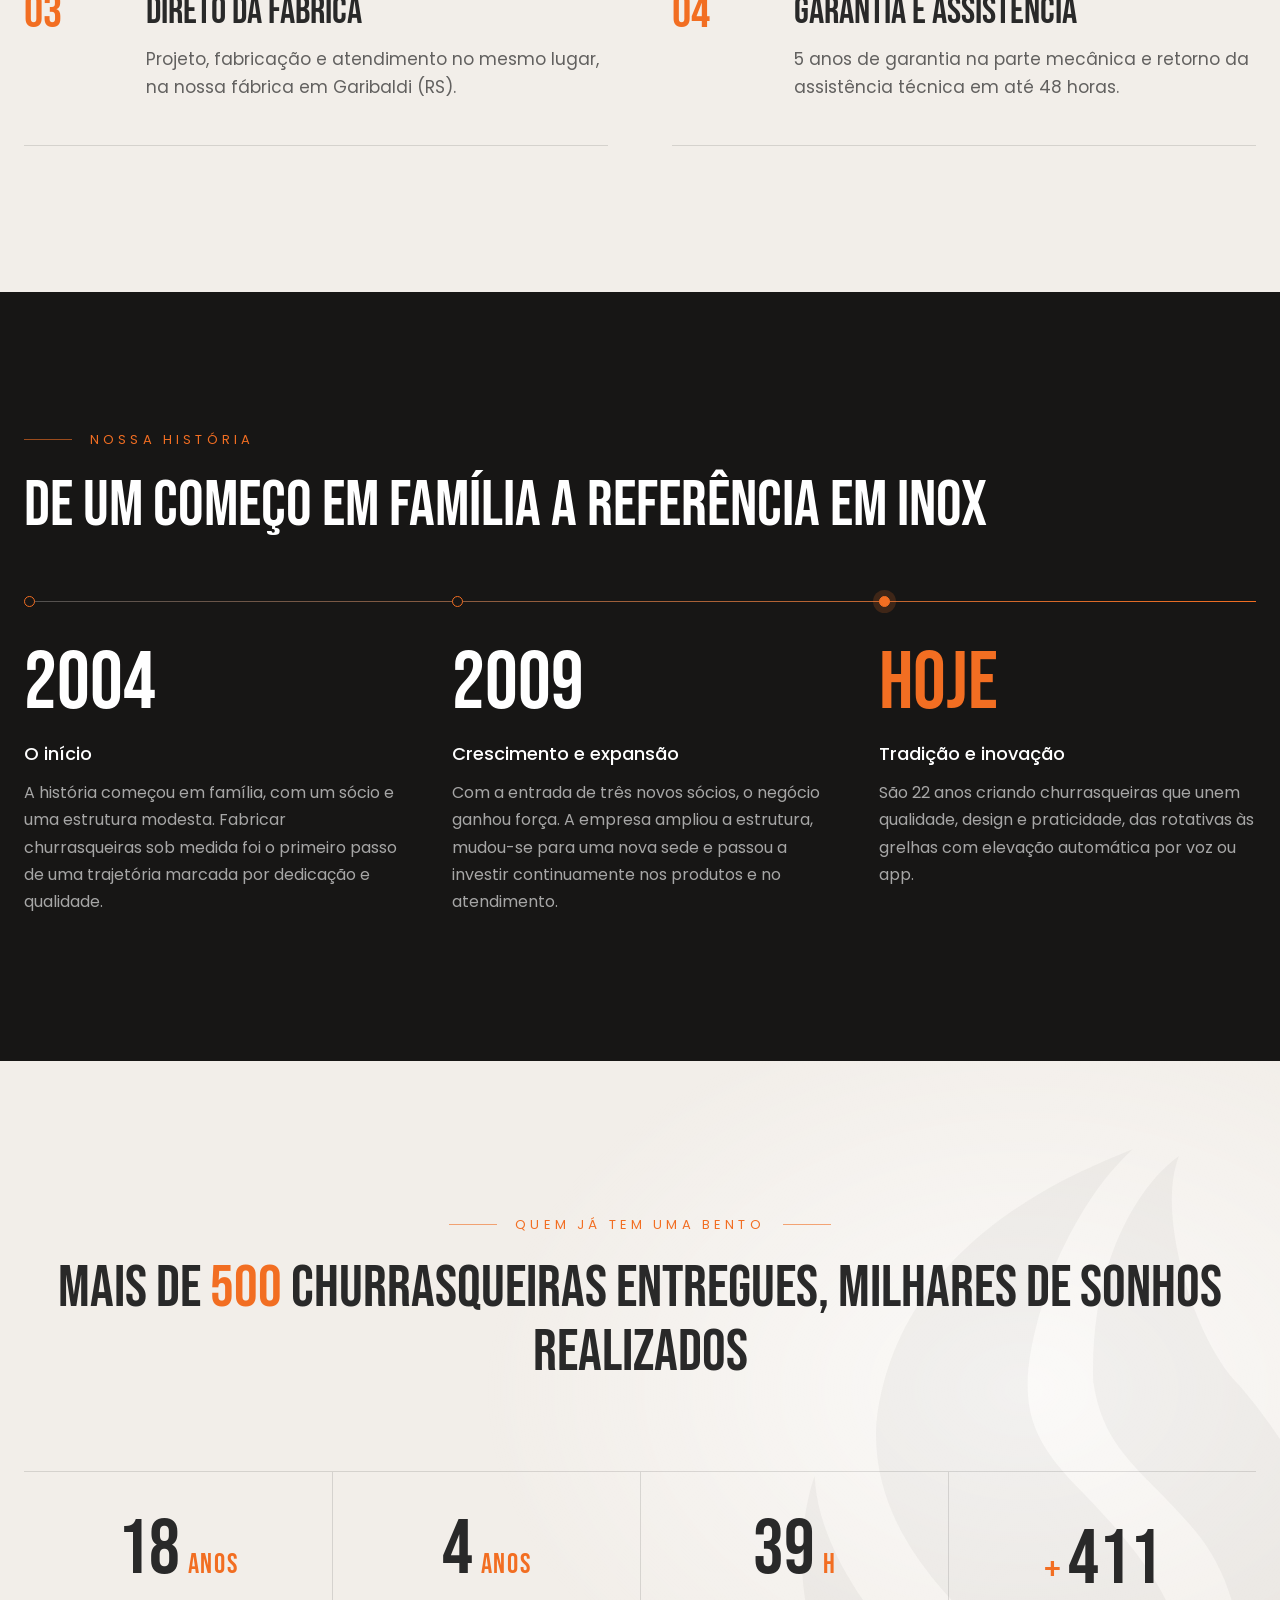
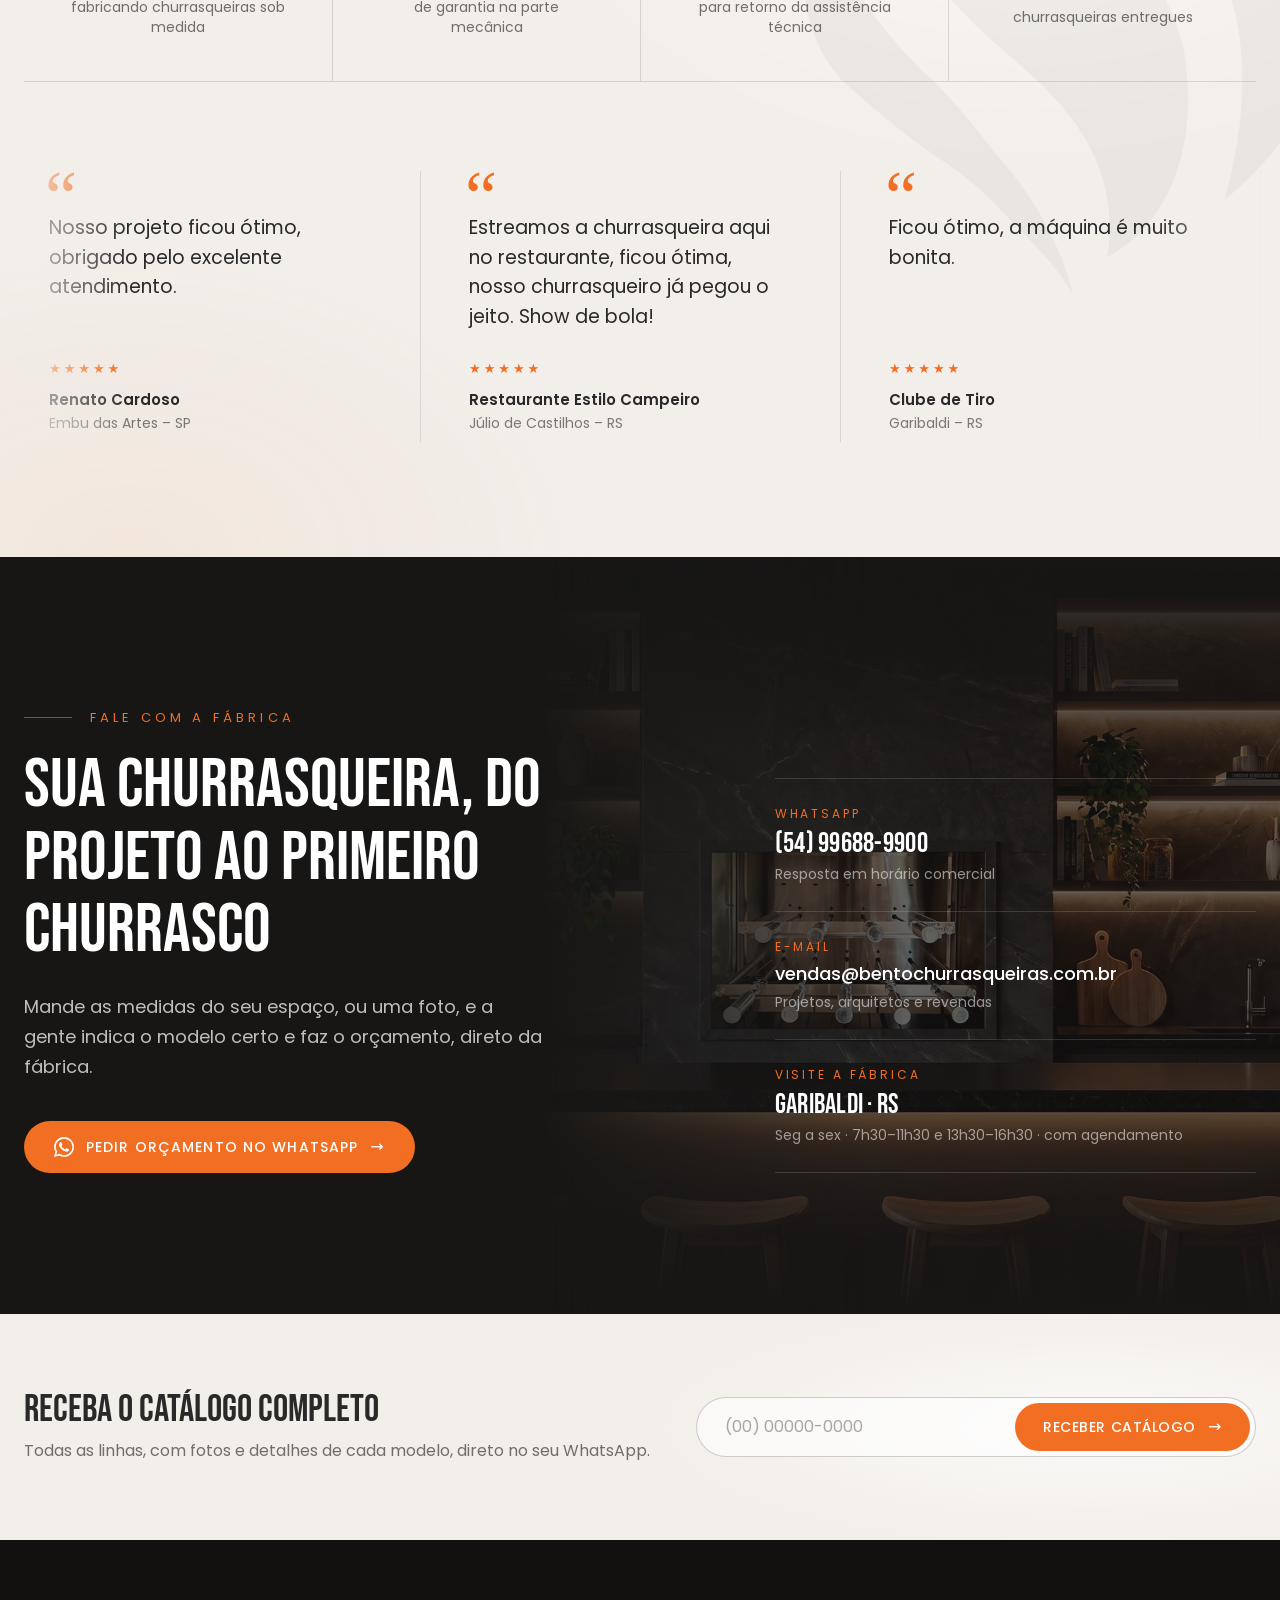
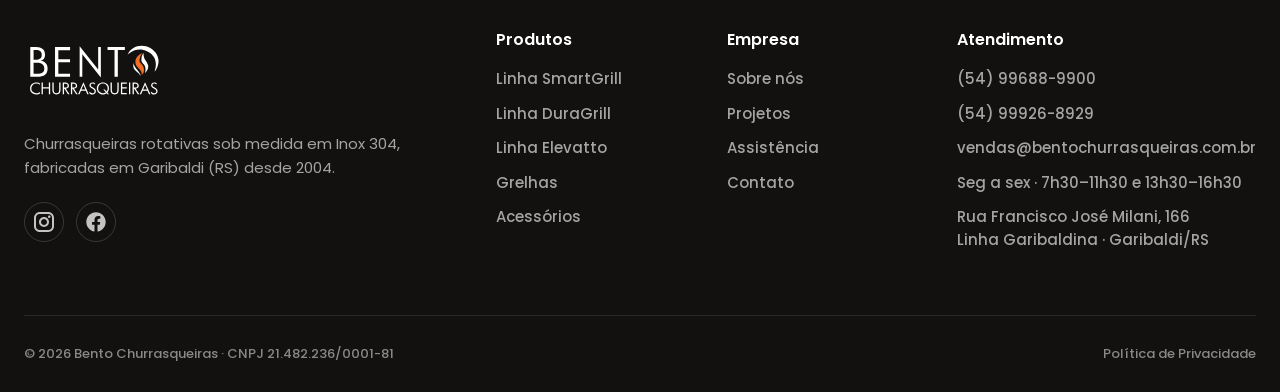
<file: empresa/index.html>
<!doctype html>
<html lang="pt-BR">
<head>
  <meta charset="utf-8">
  <meta name="viewport" content="width=device-width, initial-scale=1">
  <title>Empresa: desde 2004 em Garibaldi (RS) · Bento Churrasqueiras</title>
  <meta name="description" content="Desde 2004 fabricando churrasqueiras sob medida em Inox 304 em Garibaldi (RS). Conheça nossa história, nosso propósito e o que dizem os clientes.">
  <meta property="og:type" content="website">
  <meta property="og:site_name" content="Bento Churrasqueiras">
  <meta property="og:locale" content="pt_BR">
  <meta property="og:title" content="Empresa: desde 2004 em Garibaldi (RS) · Bento Churrasqueiras">
  <meta property="og:description" content="Desde 2004 fabricando churrasqueiras sob medida em Inox 304 em Garibaldi (RS). Conheça nossa história, nosso propósito e o que dizem os clientes.">
  <meta property="og:url" content="https://bento-churrasqueiras-site.vercel.app/empresa/">
  <meta property="og:image" content="https://bento-churrasqueiras-site.vercel.app/assets/og/empresa.jpg">
  <meta property="og:image:width" content="1200">
  <meta property="og:image:height" content="630">
  <meta name="twitter:card" content="summary_large_image">
  <link rel="icon" href="../assets/marca/simbolo-bento.svg" type="image/svg+xml">

  <script>document.documentElement.classList.add("js");</script>
  <link rel="preconnect" href="https://fonts.googleapis.com">
  <link rel="preconnect" href="https://fonts.gstatic.com" crossorigin>
  <link href="https://fonts.googleapis.com/css2?family=Bebas+Neue&family=Poppins:wght@400;500;600;700&display=swap" rel="stylesheet">
  <link rel="stylesheet" href="../css/estilo.css?v=1792606923">

</head>
<body>
  <a class="pular" href="#conteudo">Ir para o conteúdo</a>

  <!-- ============ HEADER (barra de vidro fixa: logo · links · WhatsApp) ============ -->
  <header class="topo" data-topo>
    <div class="container topo__barra">
      <a class="topo__logo" href="/" aria-label="Bento Churrasqueiras — página inicial">
        <img src="../assets/marca/logo-header.svg" alt="Bento Churrasqueiras" width="156" height="88">
      </a>

      <nav class="topo__nav" aria-label="Principal">
        <ul>
          <li><a href="/empresa/">Empresa</a></li>
          <li class="topo__drop">
            <button type="button" aria-expanded="false" aria-controls="drop-produtos" data-drop>
              Produtos <span class="topo__seta" aria-hidden="true"></span>
            </button>
            <div class="topo__painel" id="drop-produtos">
              <ul>
                <li><a href="/smartgrill/">SmartGrill</a></li>
                <li><a href="/duragrill/">DuraGrill</a></li>
                <li><a href="/elevatto/">Elevatto</a></li>
                <li><a href="/grelhas/">Grelhas</a></li>
                <li><a href="/acessorios/">Acessórios</a></li>
                <li class="topo__painel-todos"><a href="/produtos/">Todos os produtos</a></li>
              </ul>
            </div>
          </li>
          <li><a href="/projetos/">Projetos</a></li>
          <li><a href="/assistencia/">Assistência</a></li>
          <li><a href="/contato/">Contato</a></li>
        </ul>
      </nav>

      <a class="botao botao--wpp topo__wpp" href="https://wa.me/5554996889900?text=Ol%C3%A1!%20Vim%20pelo%20site%20e%20quero%20um%20or%C3%A7amento%20de%20churrasqueira." target="_blank" rel="noopener" data-evento="whatsapp_header">
        <img src="../assets/icones/whatsapp-branco.svg" alt="" width="20" height="20">
        <span>WhatsApp</span>
      </a>

      <!-- só no mobile: abre o menu em overlay -->
      <button class="menu-botao" type="button" aria-expanded="false" aria-controls="menu" aria-label="Abrir menu" data-menu-abrir>
        <span class="menu-botao__circulo" aria-hidden="true">
          <span></span><span></span><span></span>
        </span>
      </button>
    </div>
  </header>

  <!-- ============ MENU (overlay) ============ -->
  <div class="menu" id="menu" role="dialog" aria-modal="true" aria-label="Menu" hidden>
    <div class="menu__conteudo">
      <nav class="menu__nav" aria-label="Menu completo">
        <ul class="menu__lista">
          <li><a href="/">Home</a></li>
          <li><a href="/empresa/">Empresa</a></li>
          <li>
            <button class="menu__abre-sub" type="button" aria-expanded="false" aria-controls="submenu-produtos" data-submenu>
              Produtos <span class="menu__seta" aria-hidden="true"></span>
            </button>
            <div class="menu__sub-caixa">
            <ul class="menu__sub" id="submenu-produtos">
              <li><a href="/produtos/">Todos os produtos</a></li>
              <li><a href="/smartgrill/">SmartGrill</a></li>
              <li><a href="/duragrill/">DuraGrill</a></li>
              <li><a href="/elevatto/">Elevatto</a></li>
              <li><a href="/grelhas/">Grelhas</a></li>
              <li><a href="/acessorios/">Acessórios</a></li>
            </ul>
            </div>
          </li>
          <li><a href="/projetos/">Projetos</a></li>
          <li><a href="/assistencia/">Assistência</a></li>
          <li><a href="/contato/">Contato</a></li>
        </ul>
      </nav>
      <div class="menu__lado">
        <p class="overline overline--claro">Fale com a fábrica</p>
        <a class="botao botao--wpp" href="https://wa.me/5554996889900?text=Ol%C3%A1!%20Vim%20pelo%20site%20e%20quero%20um%20or%C3%A7amento%20de%20churrasqueira." target="_blank" rel="noopener" data-evento="whatsapp_menu">
          <img src="../assets/icones/whatsapp-branco.svg" alt="" width="20" height="20">
          <span>Pedir orçamento</span>
        </a>
        <ul class="menu__contatos">
          <li><a href="tel:+5554996889900">(54) 99688-9900</a></li>
          <li><a href="mailto:vendas@bentochurrasqueiras.com.br">vendas@bentochurrasqueiras.com.br</a></li>
          <li>Seg a sex · 7h30–11h30 · 13h30–16h30</li>
        </ul>
      </div>
    </div>
  </div>

  <main id="conteudo">

    <!-- ============ ABERTURA ============ -->
    <section class="linha-hero" aria-labelledby="lh-titulo">
      <div class="linha-hero__foto" style="background-image: url('../assets/img/hero-churrasqueira-central.webp'); --foco: 54%" aria-hidden="true"></div>
      <div class="container linha-hero__conteudo" data-revelar="carga">
        <p class="overline migalha">Empresa · Desde 2004</p>
        <h1 class="linha-hero__titulo" id="lh-titulo" data-linhas>Tradição em cada projeto</h1>
        <p class="linha-hero__apoio">Há 22 anos fabricamos churrasqueiras sob medida em Inox 304, em Garibaldi (RS). Começamos em família e nos tornamos referência em qualidade e personalização.</p>
        <div class="linha-hero__acoes">
          <a class="botao botao--sec" href="/produtos/"><span>Conhecer os produtos</span></a>
          <a class="link-seta" href="#historia">Nossa história</a>
        </div>
      </div>
    </section>

    <!-- ============ PROPÓSITO (claro quente) ============ -->
    <section class="modelos modelos--recursos" aria-labelledby="modelos-titulo">
      <div class="container">
        <div class="modelos__cabeca" data-revelar="scroll">
          <p class="overline modelos__over"><span class="comparativo__traco" aria-hidden="true"></span>Nosso propósito</p>
          <h2 class="modelos__titulo" id="modelos-titulo" data-linhas>Mais do que fabricar churrasqueiras</h2>
          <p class="modelos__apoio">Queremos proporcionar momentos inesquecíveis ao redor do fogo, onde a tradição e a inovação se encontram. Por isso cada detalhe é pensado para deixar o churrasco mais prático, eficiente e bonito.</p>
        </div>
        <ol class="modelos__lista">
          <li class="modelo">
            <span class="modelo__num">01</span>
            <div class="modelo__texto">
              <h3>Inox 304 em tudo</h3>
              <p>Aço inox 304 AISI em todos os equipamentos: mais resistente ao calor, bem mais durável e não magnético.</p>
            </div>
          </li>
          <li class="modelo">
            <span class="modelo__num">02</span>
            <div class="modelo__texto">
              <h3>Sob medida</h3>
              <p>Cada ambiente é único. Projetamos a churrasqueira para o seu espaço, da casa ao restaurante ou condomínio.</p>
            </div>
          </li>
          <li class="modelo">
            <span class="modelo__num">03</span>
            <div class="modelo__texto">
              <h3>Direto da fábrica</h3>
              <p>Projeto, fabricação e atendimento no mesmo lugar, na nossa fábrica em Garibaldi (RS).</p>
            </div>
          </li>
          <li class="modelo">
            <span class="modelo__num">04</span>
            <div class="modelo__texto">
              <h3>Garantia e assistência</h3>
              <p>5 anos de garantia na parte mecânica e retorno da assistência técnica em até 48 horas.</p>
            </div>
          </li>
        </ol>
      </div>
    </section>

    <!-- ============ HISTÓRIA (escuro; linha do tempo) ============ -->
    <section class="historia" id="historia" aria-labelledby="historia-titulo">
      <div class="container">
        <div data-revelar="scroll">
          <p class="overline historia__over"><span class="comparativo__traco" aria-hidden="true"></span>Nossa história</p>
          <h2 class="historia__titulo" id="historia-titulo" data-linhas>De um começo em família a referência em inox</h2>
        </div>
        <ol class="historia__marcos" data-revelar="scroll">
          <li class="marco">
            <span class="marco__ano">2004</span>
            <h3>O início</h3>
            <p>A história começou em família, com um sócio e uma estrutura modesta. Fabricar churrasqueiras sob medida foi o primeiro passo de uma trajetória marcada por dedicação e qualidade.</p>
          </li>
          <li class="marco">
            <span class="marco__ano">2009</span>
            <h3>Crescimento e expansão</h3>
            <p>Com a entrada de três novos sócios, o negócio ganhou força. A empresa ampliou a estrutura, mudou-se para uma nova sede e passou a investir continuamente nos produtos e no atendimento.</p>
          </li>
          <li class="marco">
            <span class="marco__ano">Hoje</span>
            <h3>Tradição e inovação</h3>
            <p>São 22 anos criando churrasqueiras que unem qualidade, design e praticidade, das rotativas às grelhas com elevação automática por voz ou app.</p>
          </li>
        </ol>
        <!-- TODO cliente: fotos da fábrica e da equipe (hoje não há nenhuma) -->
      </div>
    </section>

    <section class="prova" aria-labelledby="prova-titulo">
      <span class="simbolo prova__simbolo" aria-hidden="true"><span class="simbolo__f3"></span><span class="simbolo__f7"></span><span class="simbolo__f6"></span></span>

      <div class="container prova__cabeca" data-revelar="scroll">
        <p class="overline prova__over"><span class="prova__traco" aria-hidden="true"></span>Quem já tem uma Bento</p>
        <!-- TODO cliente: confirmar o número de churrasqueiras entregues -->
        <h2 class="prova__titulo" id="prova-titulo" data-linhas>Mais de <em>500</em> churrasqueiras entregues, milhares de sonhos realizados</h2>
      </div>

      <div class="container">
        <ul class="numeros" data-numeros>
          <li class="numero"><strong class="numero__valor"><span data-contar="22">22</span><small>anos</small></strong><span class="numero__rotulo">fabricando churrasqueiras sob medida</span></li>
          <li class="numero"><strong class="numero__valor"><span data-contar="5">5</span><small>anos</small></strong><span class="numero__rotulo">de garantia na parte mecânica</span></li>
          <li class="numero"><strong class="numero__valor"><span data-contar="48">48</span><small>h</small></strong><span class="numero__rotulo">para retorno da assistência técnica</span></li>
          <li class="numero"><strong class="numero__valor"><small class="numero__mais">+</small><span data-contar="500">500</span></strong><span class="numero__rotulo">churrasqueiras entregues</span></li>
        </ul>
      </div>

      <div class="depoimentos" data-carrossel>
        <ul class="depoimentos__trilho avaliacoes__trilho">
            <li class="depoimento">
              <p class="depoimento__texto">Nosso projeto ficou ótimo, obrigado pelo excelente atendimento.</p>
              <footer class="depoimento__autor">
                <span class="depoimento__estrelas" aria-label="5 de 5 estrelas">★★★★★</span>
                <strong>Renato Cardoso</strong>
                <span>Embu das Artes – SP</span>
              </footer>
            </li>
            <li class="depoimento">
              <p class="depoimento__texto">Estreamos a churrasqueira aqui no restaurante, ficou ótima, nosso churrasqueiro já pegou o jeito. Show de bola!</p>
              <footer class="depoimento__autor">
                <span class="depoimento__estrelas" aria-label="5 de 5 estrelas">★★★★★</span>
                <strong>Restaurante Estilo Campeiro</strong>
                <span>Júlio de Castilhos – RS</span>
              </footer>
            </li>
            <li class="depoimento">
              <p class="depoimento__texto">Ficou ótimo, a máquina é muito bonita.</p>
              <footer class="depoimento__autor">
                <span class="depoimento__estrelas" aria-label="5 de 5 estrelas">★★★★★</span>
                <strong>Clube de Tiro</strong>
                <span>Garibaldi – RS</span>
              </footer>
            </li>
            <li class="depoimento">
              <p class="depoimento__texto">O atendimento esclareceu todas as minhas dúvidas, a grelha ficou perfeita.</p>
              <footer class="depoimento__autor">
                <span class="depoimento__estrelas" aria-label="5 de 5 estrelas">★★★★★</span>
                <strong>Edson Fabbris</strong>
                <span>São Marcos – RS</span>
              </footer>
            </li>
            <li class="depoimento">
              <p class="depoimento__texto">Esta churrasqueira nos atendeu muito melhor do que a antiga que tínhamos.</p>
              <footer class="depoimento__autor">
                <span class="depoimento__estrelas" aria-label="5 de 5 estrelas">★★★★★</span>
                <strong>Restaurante Botafogo</strong>
                <span>Bento Gonçalves – RS</span>
              </footer>
            </li>
            <li class="depoimento">
              <p class="depoimento__texto">A churrasqueira do condomínio ficou 100%.</p>
              <footer class="depoimento__autor">
                <span class="depoimento__estrelas" aria-label="5 de 5 estrelas">★★★★★</span>
                <strong>Jean Leite</strong>
                <span>Gravataí – RS</span>
              </footer>
            </li>
            <li class="depoimento">
              <p class="depoimento__texto">O espeto de costelão é show.</p>
              <footer class="depoimento__autor">
                <span class="depoimento__estrelas" aria-label="5 de 5 estrelas">★★★★★</span>
                <strong>Ladimir Seibel</strong>
                <span>Carlos Barbosa – RS</span>
              </footer>
            </li>
        </ul>
      </div>
    </section>


    <!-- ============ CONTATO (fechamento, escuro quente) ============ -->
    <section class="contato" aria-labelledby="contato-titulo">
      <div class="contato__cena" aria-hidden="true"></div>

      <div class="container contato__grade">
        <div class="contato__texto" data-revelar="scroll">
          <p class="overline contato__over"><span class="contato__traco" aria-hidden="true"></span>Fale com a fábrica</p>
          <h2 class="contato__titulo" id="contato-titulo" data-linhas>Sua churrasqueira, do projeto ao primeiro churrasco</h2>
          <p class="contato__apoio">Mande as medidas do seu espaço, ou uma foto, e a gente indica o modelo certo e faz o orçamento, direto da fábrica.</p>
          <a class="botao contato__cta" href="https://wa.me/5554996889900?text=Ol%C3%A1!%20Vim%20pelo%20site%20e%20quero%20um%20or%C3%A7amento%20de%20churrasqueira." target="_blank" rel="noopener" data-evento="whatsapp_contato">
            <img src="../assets/icones/whatsapp-branco.svg" alt="" width="20" height="20">
            <span>Pedir orçamento<span class="so-desktop"> no WhatsApp</span></span>
          </a>
        </div>

        <ul class="canais">
          <li class="canal">
            <span class="canal__rotulo">WhatsApp</span>
            <a class="canal__valor" href="https://wa.me/5554996889900?text=Ol%C3%A1!%20Vim%20pelo%20site%20e%20quero%20um%20or%C3%A7amento%20de%20churrasqueira." target="_blank" rel="noopener" data-evento="whatsapp_canal">(54) 99688-9900</a>
            <span class="canal__nota">Resposta em horário comercial</span>
          </li>
          <li class="canal">
            <span class="canal__rotulo">E-mail</span>
            <a class="canal__valor canal__valor--email" href="mailto:vendas@bentochurrasqueiras.com.br">vendas@bentochurrasqueiras.com.br</a>
            <span class="canal__nota">Projetos, arquitetos e revendas</span>
          </li>
          <li class="canal">
            <span class="canal__rotulo">Visite a fábrica</span>
            <a class="canal__valor" href="https://www.google.com/maps/search/?api=1&amp;query=Rua+Francisco+Jos%C3%A9+Milani+166+Garibaldi+RS" target="_blank" rel="noopener">Garibaldi · RS</a>
            <span class="canal__nota">Seg a sex · 7h30–11h30 e 13h30–16h30 · com agendamento</span>
          </li>
        </ul>
      </div>
    </section>
    <!-- ============ RECEBA O CATÁLOGO (claro quente; pede o WhatsApp — no Elementor vira Fluent Forms) ============ -->
    <section class="catalogo-secao" aria-label="Receba o catálogo">
      <div class="container">
        <form class="catalogo" action="#" method="post" data-catalogo>
          <div class="catalogo__texto">
            <p class="catalogo__titulo">Receba o catálogo completo</p>
            <p class="catalogo__apoio">Todas as linhas, com fotos e detalhes de cada modelo, direto no seu WhatsApp.</p>
          </div>
          <label class="visually-hidden" for="catalogo-whats">Seu WhatsApp</label>
          <div class="catalogo__campo">
            <input id="catalogo-whats" name="whatsapp" type="tel" inputmode="tel" placeholder="(00) 00000-0000" autocomplete="tel" required>
            <button class="botao" type="submit"><span>Receber<span class="so-desktop"> catálogo</span></span></button>
          </div>
        </form>
      </div>
    </section>
  </main>

  <!-- ============ RODAPÉ ============ -->
  <footer class="rodape">
    <div class="container">
      <div class="rodape__topo">
        <div class="rodape__marca">
          <a href="/" aria-label="Bento Churrasqueiras — página inicial">
            <img src="../assets/marca/logo-footer.svg" alt="Bento Churrasqueiras" width="142" height="80" loading="lazy">
          </a>
          <p>Churrasqueiras rotativas sob medida em Inox 304, fabricadas em Garibaldi (RS) desde 2004.</p>
          <ul class="rodape__redes">
            <li><a href="https://www.instagram.com/bentochurrasqueiras/" target="_blank" rel="noopener" aria-label="Instagram"><img src="../assets/icones/instagram.svg" alt="" width="20" height="20"></a></li>
            <li><a href="https://www.facebook.com/BentoChurrasqueiras/" target="_blank" rel="noopener" aria-label="Facebook"><img src="../assets/icones/facebook.svg" alt="" width="20" height="20"></a></li>
          </ul>
        </div>

        <div class="rodape__colunas">
          <nav class="rodape__col" aria-labelledby="rod-produtos">
            <h2 id="rod-produtos">Produtos</h2>
            <ul>
              <li><a href="/smartgrill/">Linha SmartGrill</a></li>
              <li><a href="/duragrill/">Linha DuraGrill</a></li>
              <li><a href="/elevatto/">Linha Elevatto</a></li>
              <li><a href="/grelhas/">Grelhas</a></li>
              <li><a href="/acessorios/">Acessórios</a></li>
            </ul>
          </nav>
          <nav class="rodape__col" aria-labelledby="rod-empresa">
            <h2 id="rod-empresa">Empresa</h2>
            <ul>
              <li><a href="/empresa/">Sobre nós</a></li>
              <li><a href="/projetos/">Projetos</a></li>
              <li><a href="/assistencia/">Assistência</a></li>
              <li><a href="/contato/">Contato</a></li>
            </ul>
          </nav>
          <div class="rodape__col">
            <h2>Atendimento</h2>
            <ul>
              <li><a href="https://wa.me/5554996889900" target="_blank" rel="noopener" data-evento="whatsapp_rodape">(54) 99688-9900</a></li>
              <!-- TODO cliente: confirmar se este 2º número está ativo -->
              <li><a href="https://wa.me/5554999268929" target="_blank" rel="noopener" data-evento="whatsapp_rodape_2">(54) 99926-8929</a></li>
              <li><a href="mailto:vendas@bentochurrasqueiras.com.br">vendas@bentochurrasqueiras.com.br</a></li>
              <li>Seg a sex · 7h30–11h30 e 13h30–16h30</li>
              <li><a href="https://www.google.com/maps/search/?api=1&amp;query=Rua+Francisco+Jos%C3%A9+Milani+166+Garibaldi+RS" target="_blank" rel="noopener">Rua Francisco José Milani, 166<br>Linha Garibaldina · Garibaldi/RS</a></li>
            </ul>
          </div>
        </div>
      </div>

      <div class="rodape__base">
        <p>© <span data-ano>2026</span> Bento Churrasqueiras · CNPJ 21.482.236/0001-81</p>
        <ul class="rodape__legal">
          <li><a href="/politica-de-privacidade/">Política de Privacidade</a></li>
        </ul>
      </div>
    </div>
  </footer>

  <!-- WhatsApp flutuante (aparece depois do hero) -->
  <a class="wpp-flutuante" href="https://wa.me/5554996889900?text=Ol%C3%A1!%20Vim%20pelo%20site%20e%20quero%20um%20or%C3%A7amento%20de%20churrasqueira." target="_blank" rel="noopener" aria-label="Pedir orçamento no WhatsApp" data-evento="whatsapp_flutuante">
    <img src="../assets/icones/whatsapp-branco.svg" alt="" width="28" height="28">
  </a>

  <script src="../js/lenis.min.js?v=1.3.26" defer></script>
  <script src="../js/main.js?v=1790700005" defer></script>
</body>
</html>
</file>
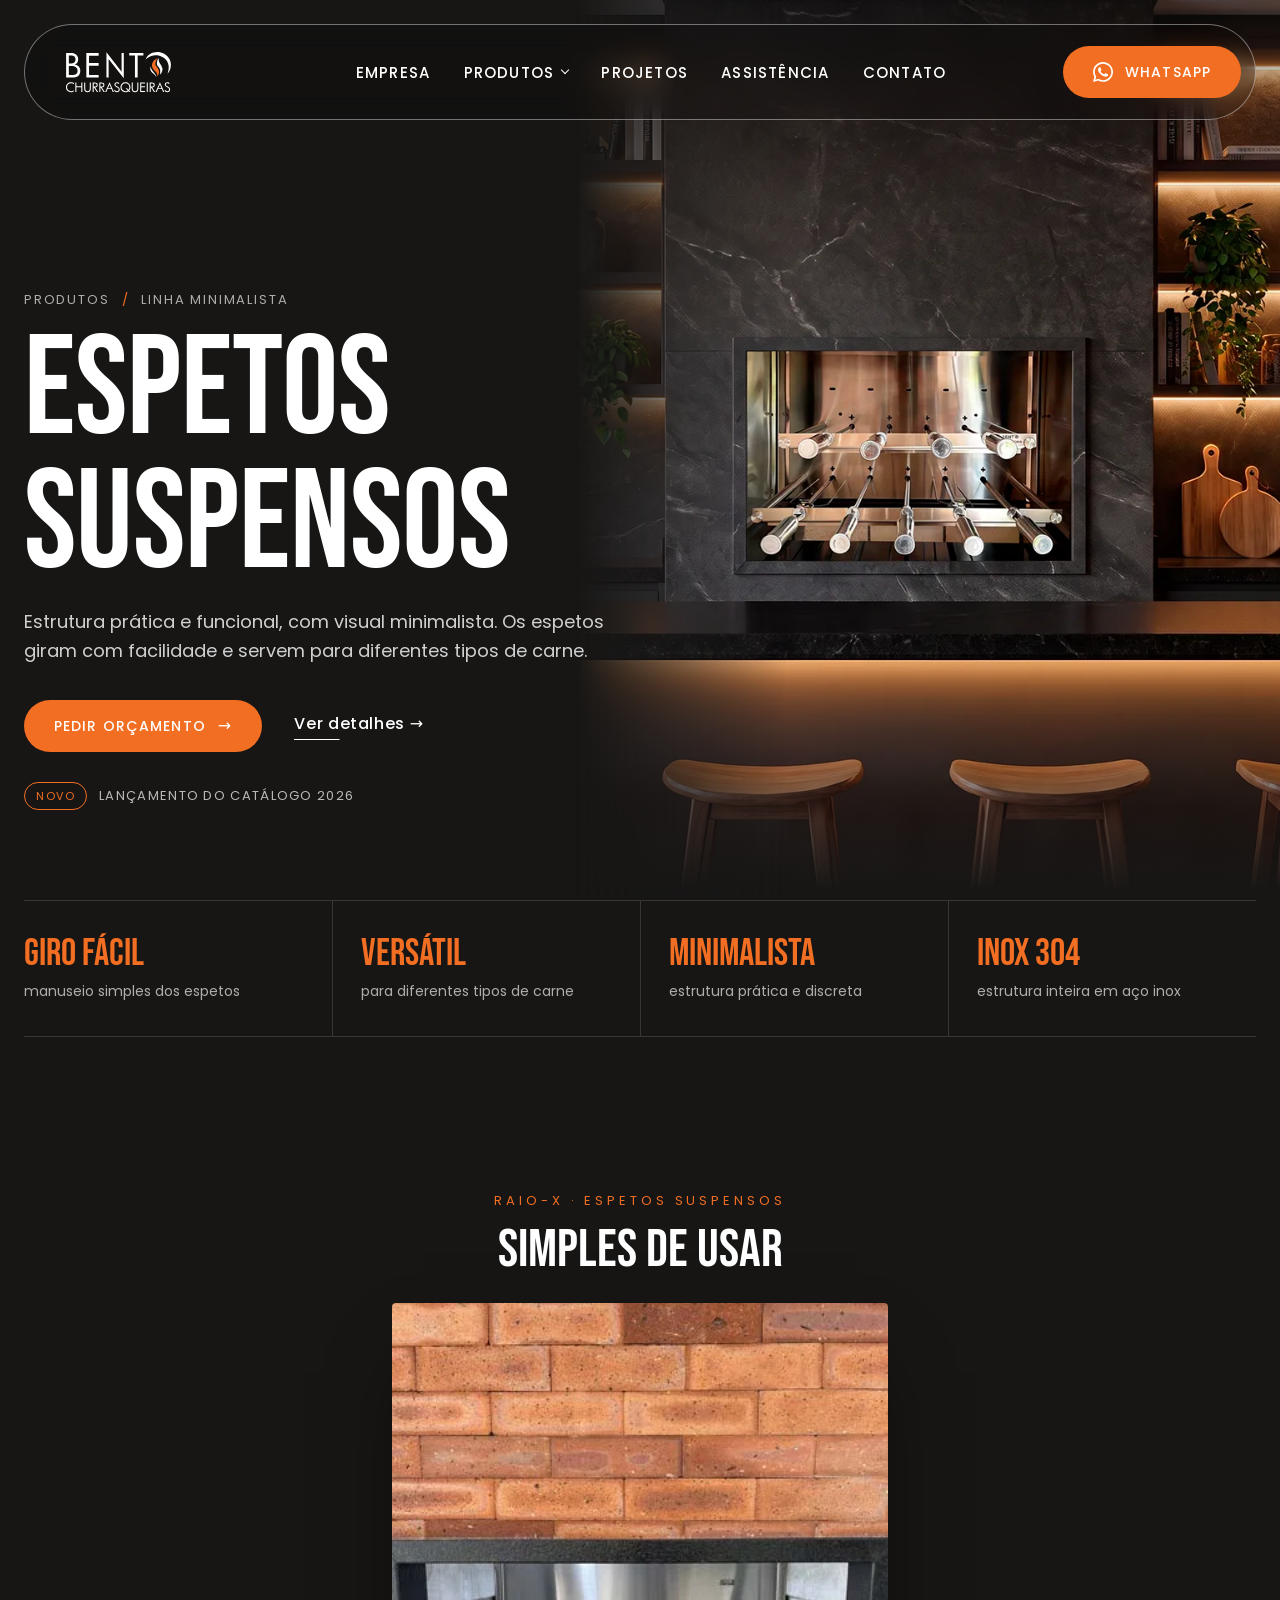
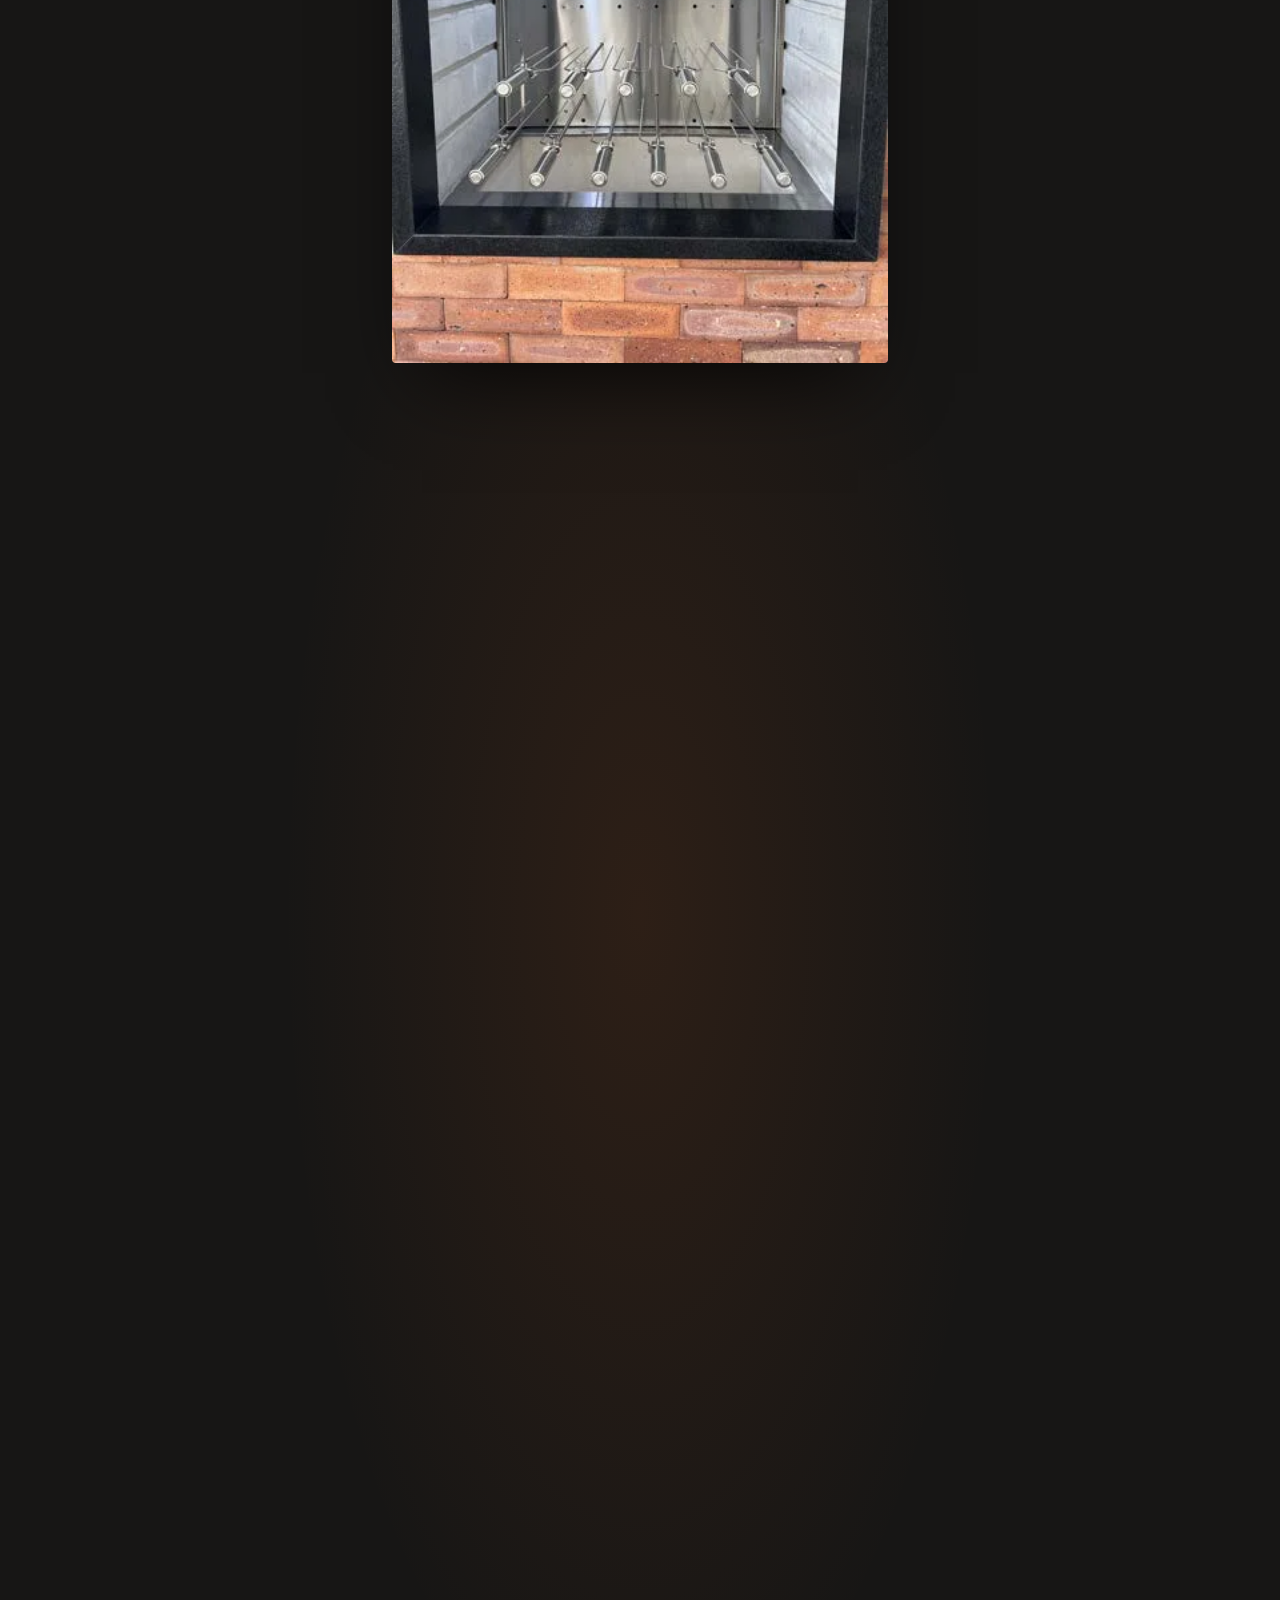
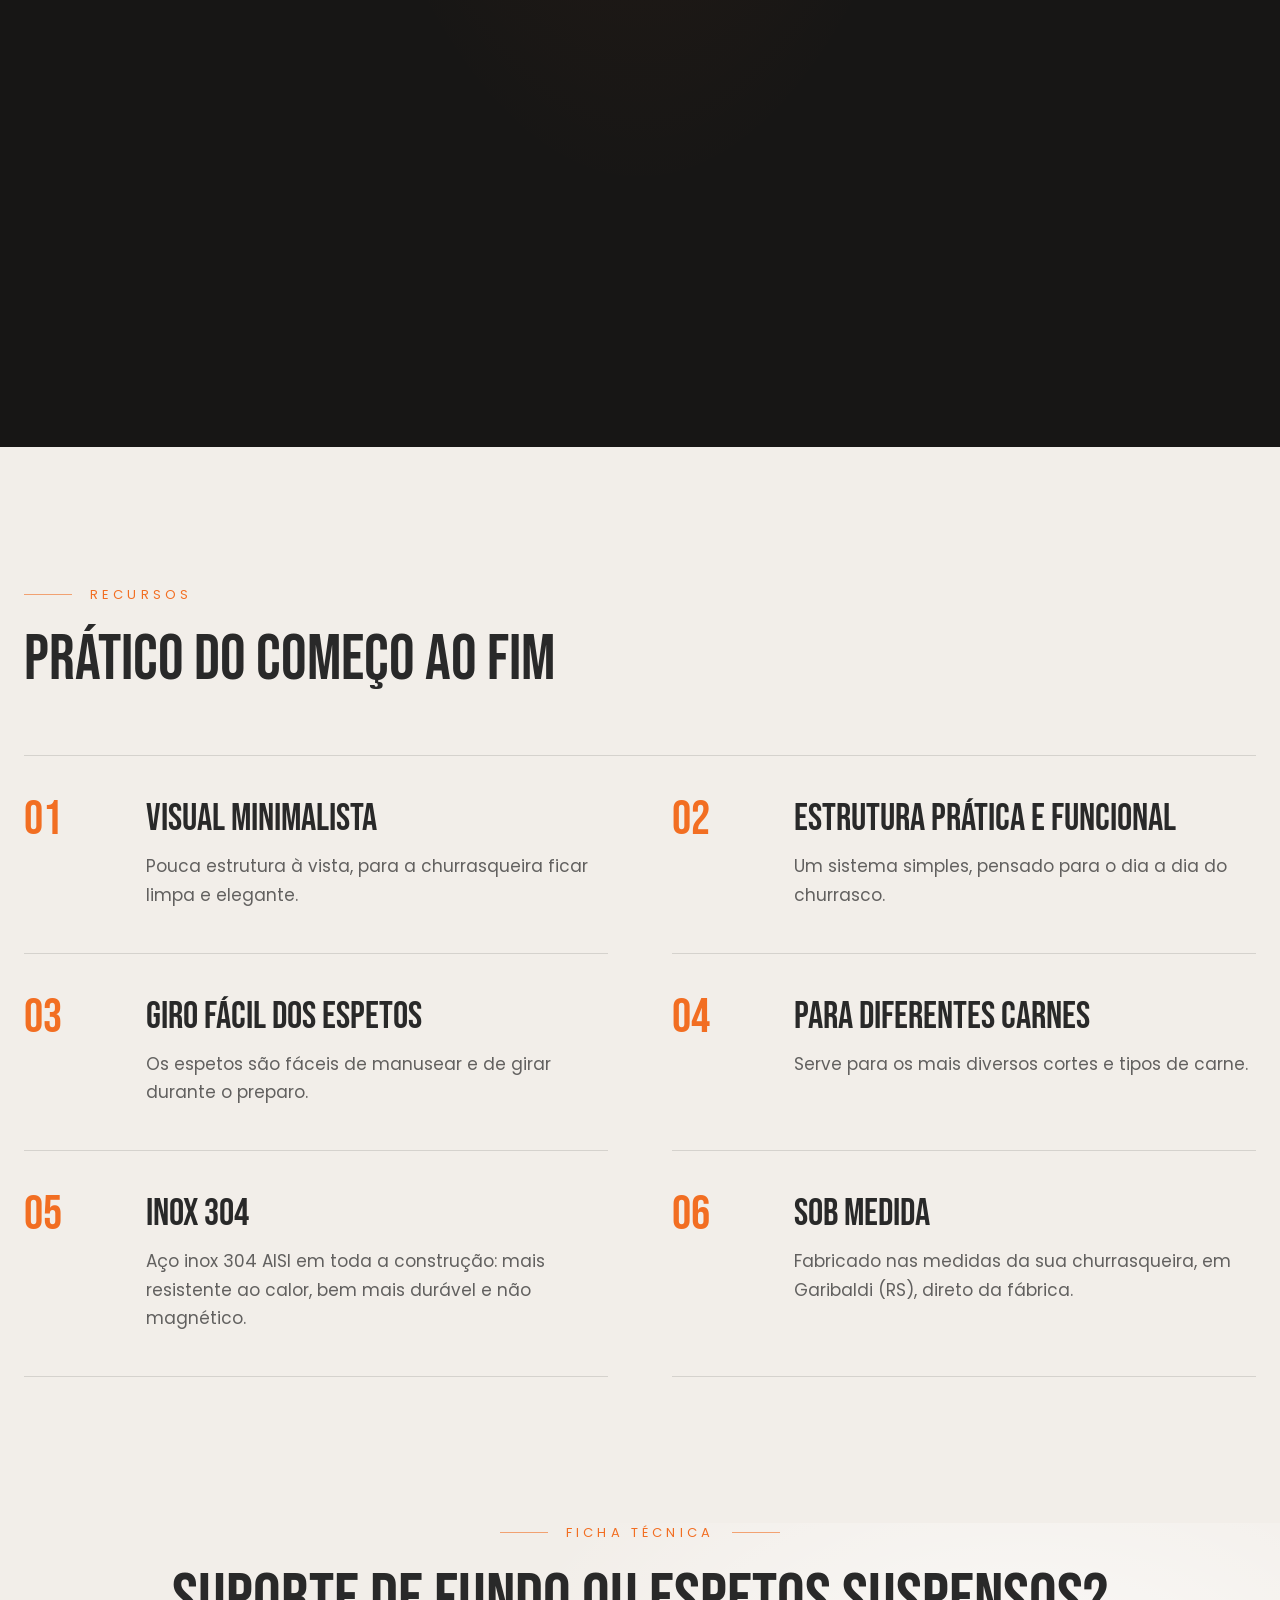
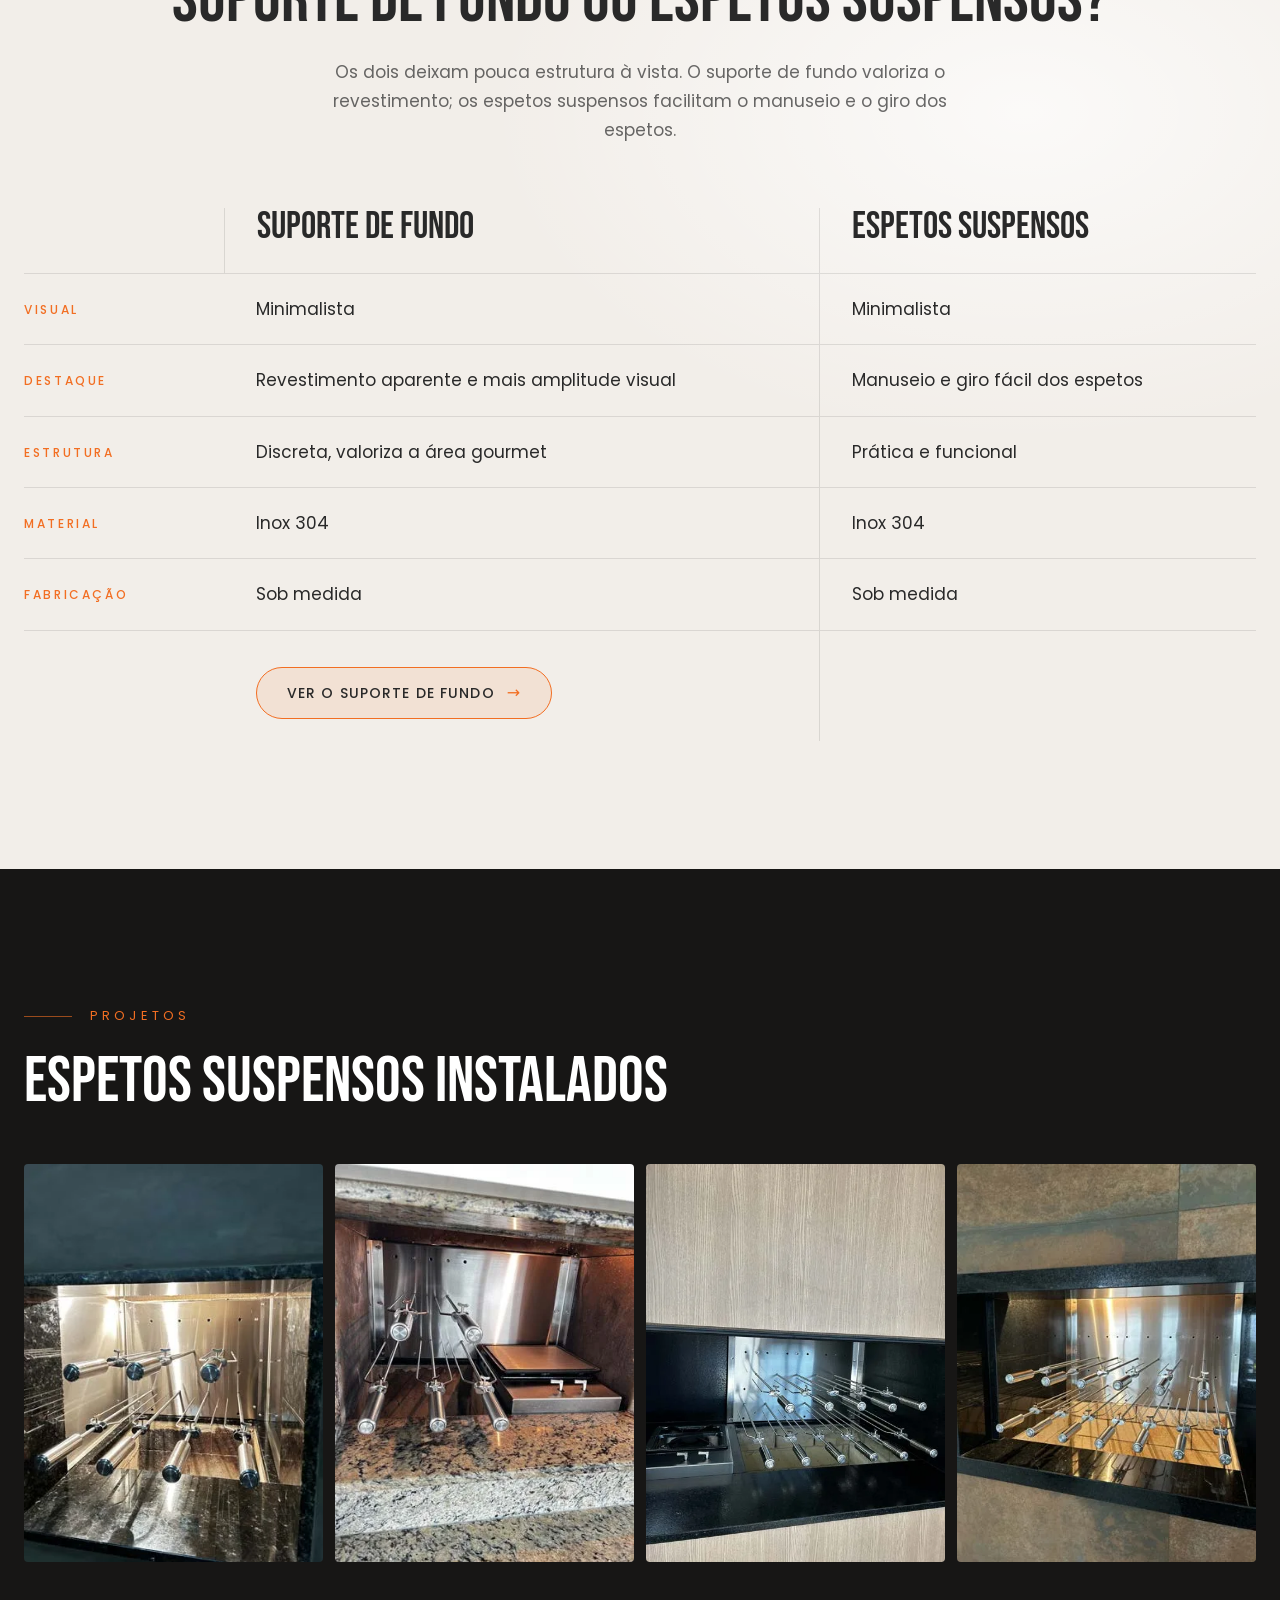
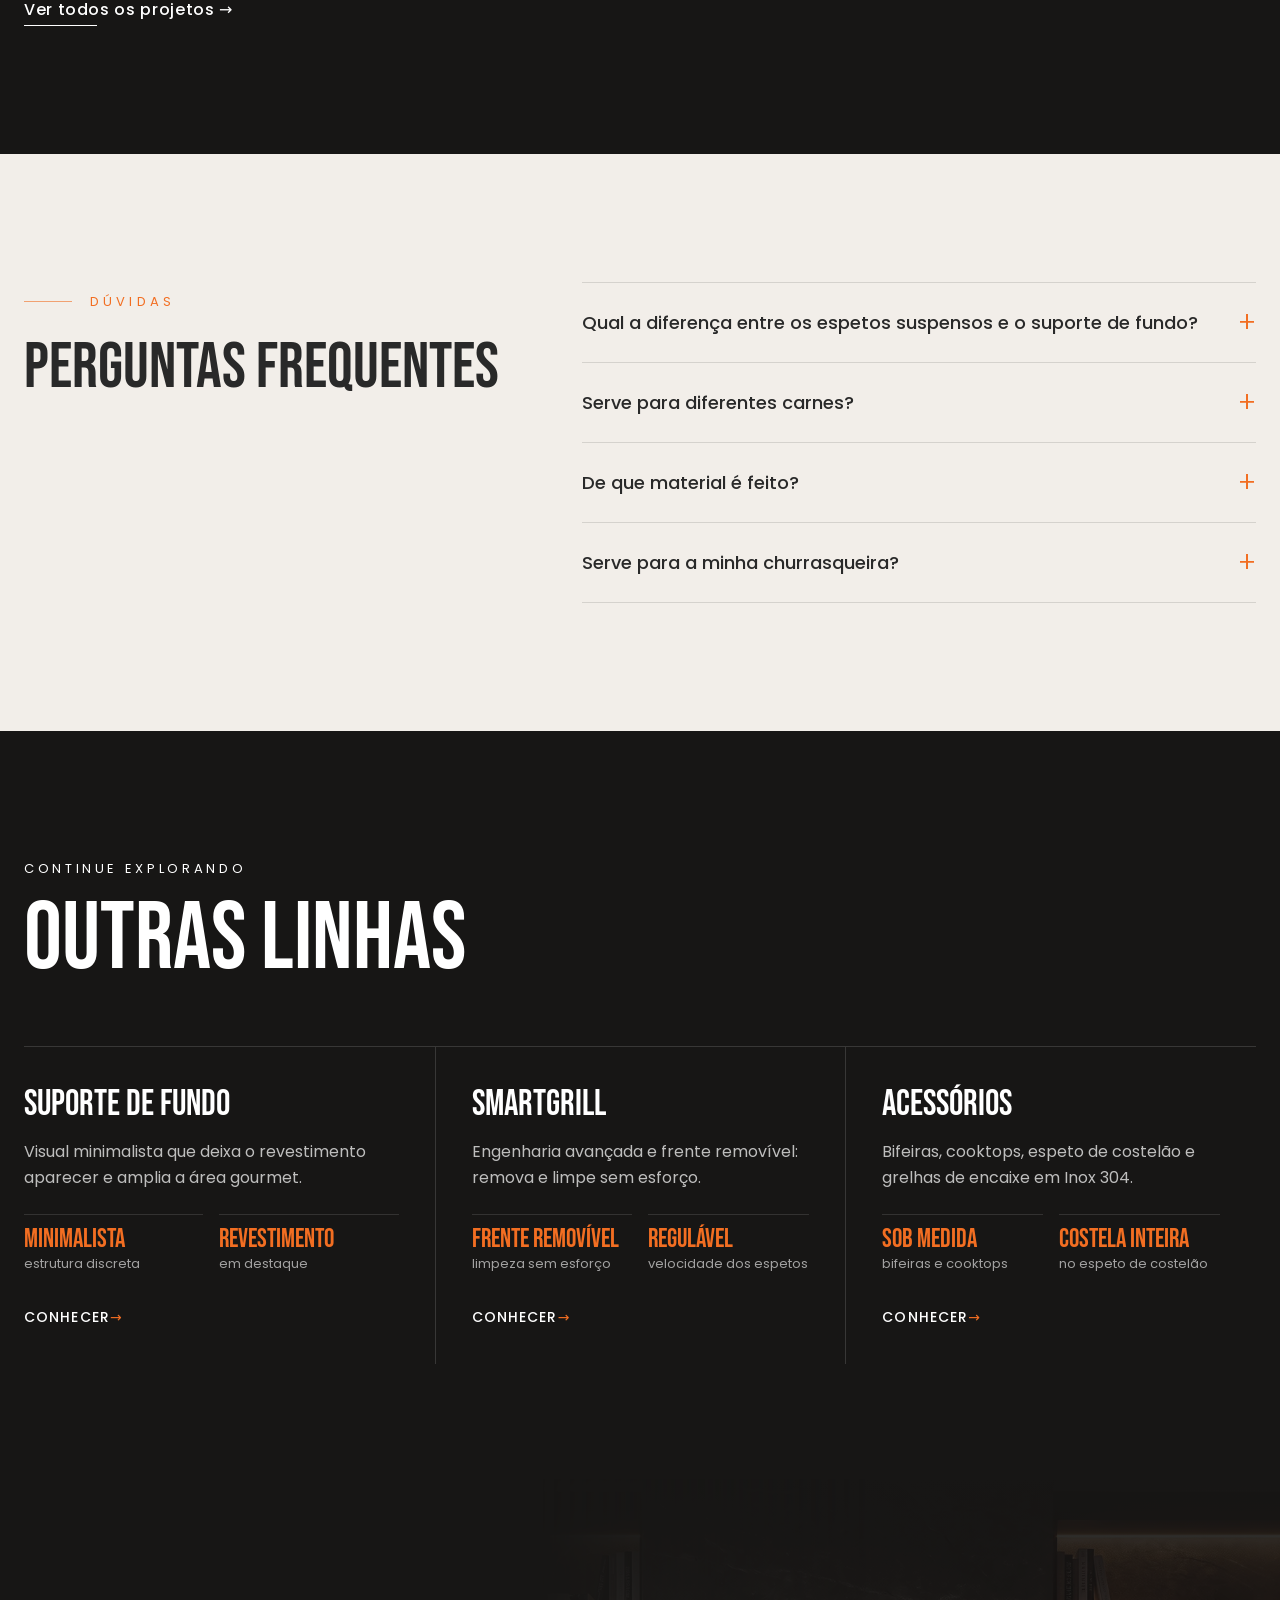
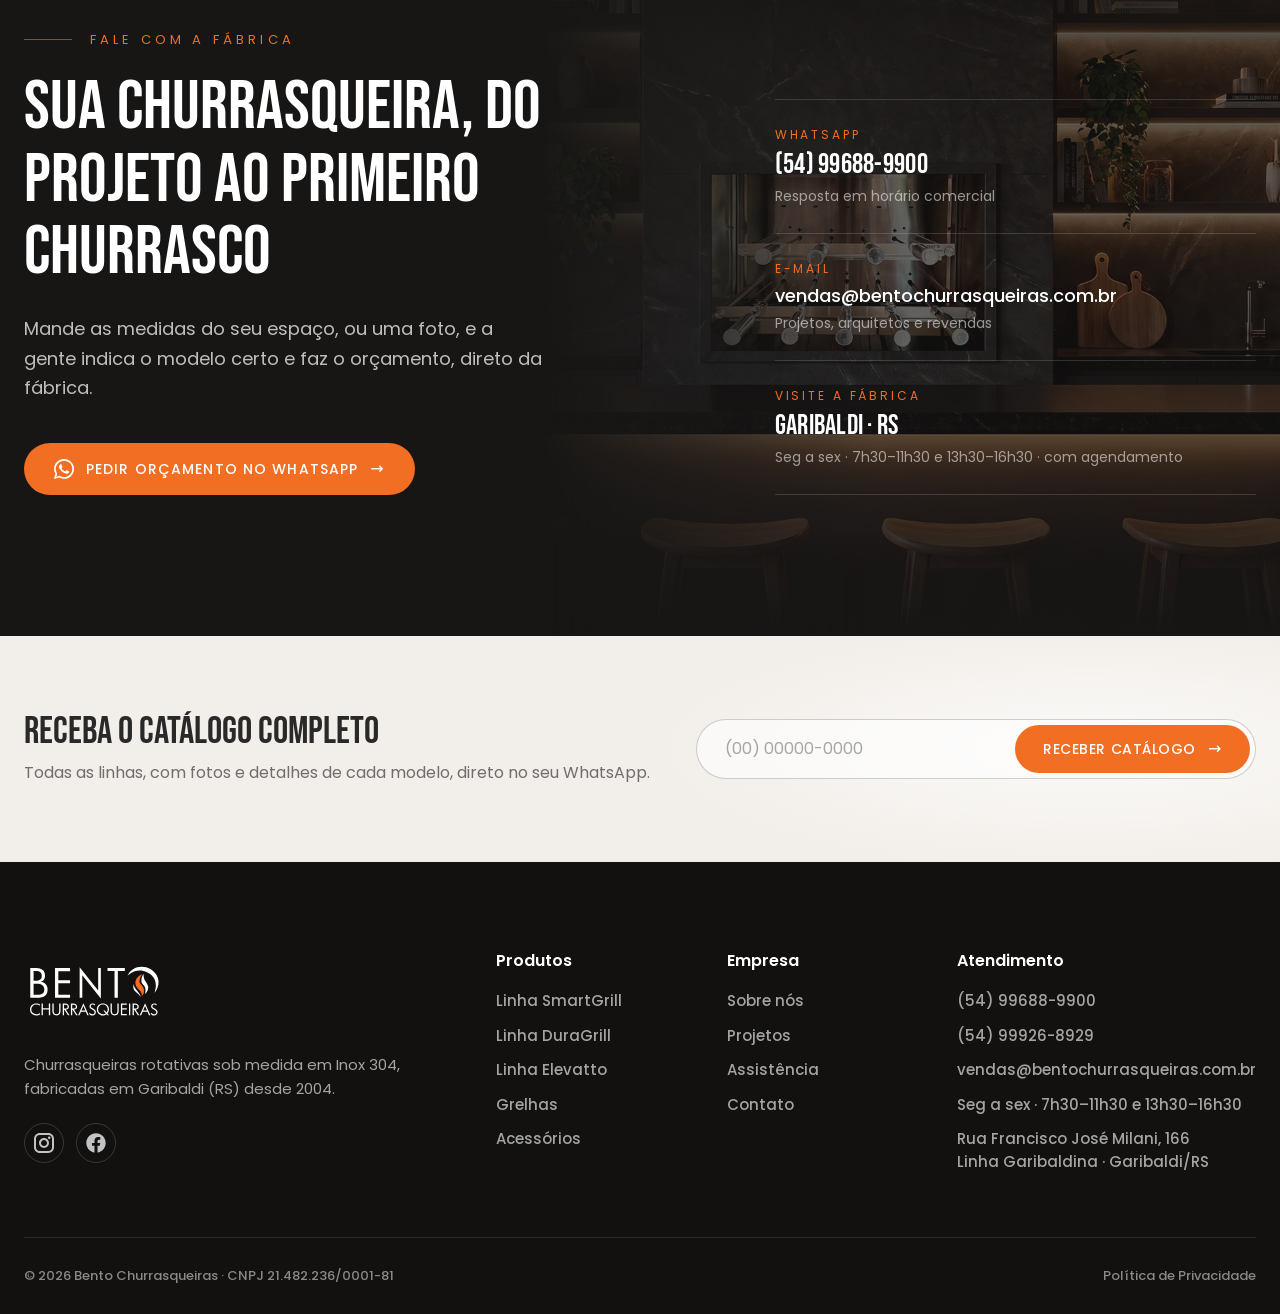
<file: espetos-suspensos/index.html>
<!doctype html>
<html lang="pt-BR">
<head>
  <meta charset="utf-8">
  <meta name="viewport" content="width=device-width, initial-scale=1">
  <title>Espetos suspensos · Bento Churrasqueiras</title>
  <meta name="description" content="Espetos suspensos, lançamento da Bento: estrutura prática e minimalista, giro fácil dos espetos e versatilidade para diferentes carnes. Inox 304, sob medida.">
  <meta property="og:type" content="website">
  <meta property="og:site_name" content="Bento Churrasqueiras">
  <meta property="og:locale" content="pt_BR">
  <meta property="og:title" content="Espetos suspensos · Bento Churrasqueiras">
  <meta property="og:description" content="Espetos suspensos, lançamento da Bento: estrutura prática e minimalista, giro fácil dos espetos e versatilidade para diferentes carnes. Inox 304, sob medida.">
  <meta property="og:url" content="https://bento-churrasqueiras-site.vercel.app/espetos-suspensos/">
  <meta property="og:image" content="https://bento-churrasqueiras-site.vercel.app/assets/og/espetos-suspensos.jpg">
  <meta property="og:image:width" content="1200">
  <meta property="og:image:height" content="630">
  <meta name="twitter:card" content="summary_large_image">
  <link rel="icon" href="../assets/marca/simbolo-bento.svg" type="image/svg+xml">

  <script>document.documentElement.classList.add("js");</script>
  <link rel="preconnect" href="https://fonts.googleapis.com">
  <link rel="preconnect" href="https://fonts.gstatic.com" crossorigin>
  <link href="https://fonts.googleapis.com/css2?family=Bebas+Neue&family=Poppins:wght@400;500;600;700&display=swap" rel="stylesheet">
  <link rel="stylesheet" href="../css/estilo.css?v=1792606923">

</head>
<body>
  <a class="pular" href="#conteudo">Ir para o conteúdo</a>

  <!-- ============ HEADER (barra de vidro fixa: logo · links · WhatsApp) ============ -->
  <header class="topo" data-topo>
    <div class="container topo__barra">
      <a class="topo__logo" href="/" aria-label="Bento Churrasqueiras — página inicial">
        <img src="../assets/marca/logo-header.svg" alt="Bento Churrasqueiras" width="156" height="88">
      </a>

      <nav class="topo__nav" aria-label="Principal">
        <ul>
          <li><a href="/empresa/">Empresa</a></li>
          <li class="topo__drop">
            <button type="button" aria-expanded="false" aria-controls="drop-produtos" data-drop>
              Produtos <span class="topo__seta" aria-hidden="true"></span>
            </button>
            <div class="topo__painel" id="drop-produtos">
              <ul>
                <li><a href="/smartgrill/">SmartGrill</a></li>
                <li><a href="/duragrill/">DuraGrill</a></li>
                <li><a href="/elevatto/">Elevatto</a></li>
                <li><a href="/grelhas/">Grelhas</a></li>
                <li><a href="/acessorios/">Acessórios</a></li>
                <li class="topo__painel-todos"><a href="/produtos/">Todos os produtos</a></li>
              </ul>
            </div>
          </li>
          <li><a href="/projetos/">Projetos</a></li>
          <li><a href="/assistencia/">Assistência</a></li>
          <li><a href="/contato/">Contato</a></li>
        </ul>
      </nav>

      <a class="botao botao--wpp topo__wpp" href="https://wa.me/5554996889900?text=Ol%C3%A1!%20Vim%20pelo%20site%20e%20quero%20um%20or%C3%A7amento%20de%20churrasqueira." target="_blank" rel="noopener" data-evento="whatsapp_header">
        <img src="../assets/icones/whatsapp-branco.svg" alt="" width="20" height="20">
        <span>WhatsApp</span>
      </a>

      <!-- só no mobile: abre o menu em overlay -->
      <button class="menu-botao" type="button" aria-expanded="false" aria-controls="menu" aria-label="Abrir menu" data-menu-abrir>
        <span class="menu-botao__circulo" aria-hidden="true">
          <span></span><span></span><span></span>
        </span>
      </button>
    </div>
  </header>

  <!-- ============ MENU (overlay) ============ -->
  <div class="menu" id="menu" role="dialog" aria-modal="true" aria-label="Menu" hidden>
    <div class="menu__conteudo">
      <nav class="menu__nav" aria-label="Menu completo">
        <ul class="menu__lista">
          <li><a href="/">Home</a></li>
          <li><a href="/empresa/">Empresa</a></li>
          <li>
            <button class="menu__abre-sub" type="button" aria-expanded="false" aria-controls="submenu-produtos" data-submenu>
              Produtos <span class="menu__seta" aria-hidden="true"></span>
            </button>
            <div class="menu__sub-caixa">
            <ul class="menu__sub" id="submenu-produtos">
              <li><a href="/produtos/">Todos os produtos</a></li>
              <li><a href="/smartgrill/">SmartGrill</a></li>
              <li><a href="/duragrill/">DuraGrill</a></li>
              <li><a href="/elevatto/">Elevatto</a></li>
              <li><a href="/grelhas/">Grelhas</a></li>
              <li><a href="/acessorios/">Acessórios</a></li>
            </ul>
            </div>
          </li>
          <li><a href="/projetos/">Projetos</a></li>
          <li><a href="/assistencia/">Assistência</a></li>
          <li><a href="/contato/">Contato</a></li>
        </ul>
      </nav>
      <div class="menu__lado">
        <p class="overline overline--claro">Fale com a fábrica</p>
        <a class="botao botao--wpp" href="https://wa.me/5554996889900?text=Ol%C3%A1!%20Vim%20pelo%20site%20e%20quero%20um%20or%C3%A7amento%20de%20churrasqueira." target="_blank" rel="noopener" data-evento="whatsapp_menu">
          <img src="../assets/icones/whatsapp-branco.svg" alt="" width="20" height="20">
          <span>Pedir orçamento</span>
        </a>
        <ul class="menu__contatos">
          <li><a href="tel:+5554996889900">(54) 99688-9900</a></li>
          <li><a href="mailto:vendas@bentochurrasqueiras.com.br">vendas@bentochurrasqueiras.com.br</a></li>
          <li>Seg a sex · 7h30–11h30 · 13h30–16h30</li>
        </ul>
      </div>
    </div>
  </div>

  <main id="conteudo">

    <!-- ============ ABERTURA DA LINHA ============ -->
    <section class="linha-hero linha-hero--foto-centro" aria-labelledby="lh-titulo">
      <div class="linha-hero__foto" style="background-image: url('../assets/img/ambiente-exemplo-2.webp'); --foco: 52%" aria-hidden="true"></div>
      <div class="container linha-hero__conteudo" data-revelar="carga">
        <nav class="migalha" aria-label="Você está em"><a href="/produtos/">Produtos</a><span aria-hidden="true">/</span><a href="/produtos/#minimalista">Linha minimalista</a></nav>
        <h1 class="linha-hero__titulo" id="lh-titulo" data-linhas>Espetos suspensos</h1>
        <p class="linha-hero__apoio">Estrutura prática e funcional, com visual minimalista. Os espetos giram com facilidade e servem para diferentes tipos de carne.</p>
        <div class="linha-hero__acoes">
          <a class="botao" href="https://wa.me/5554996889900?text=Ol%C3%A1!%20Vim%20pelo%20site%20e%20quero%20um%20or%C3%A7amento%20de%20espetos%20suspensos." target="_blank" rel="noopener" data-evento="whatsapp_espetos_suspensos_hero"><span>Pedir orçamento</span></a>
          <a class="link-seta" href="#raiox">Ver detalhes</a>
        </div>
        <p class="linha-hero__selo"><span>Novo</span>Lançamento do Catálogo 2026</p>
      </div>
    </section>

    <!-- ============ DESTAQUES ============ -->
    <section class="destaques" aria-label="Destaques">
      <ul class="container destaques__lista">
        <li><strong>Giro fácil</strong><span>manuseio simples dos espetos</span></li>
        <li><strong>Versátil</strong><span>para diferentes tipos de carne</span></li>
        <li><strong>Minimalista</strong><span>estrutura prática e discreta</span></li>
        <li><strong>Inox 304</strong><span>estrutura inteira em aço inox</span></li>
      </ul>
    </section>

    <!-- ============ RAIO-X (troque a imagem pelo render limpo; ajuste --x/--y) ============ -->
    <section class="raiox" id="raiox" aria-labelledby="raiox-titulo" data-raiox>
      <div class="raiox__fixo">
        <div class="container raiox__cabeca">
          <p class="overline raiox__over">Raio-X · Espetos suspensos</p>
          <h2 class="raiox__titulo" id="raiox-titulo">Simples de usar</h2>
        </div>
        <figure class="raiox__figura">
          <div class="raiox__palco">
          <!-- PROVISÓRIO: foto do Catálogo 2026. Trocar pelo render limpo do cliente. -->
          <img class="raiox__img" src="../assets/img/espetos-suspensos/espetos-catalogo.webp" alt="Espetos suspensos em Inox 304 instalados em churrasqueira de tijolo à vista" width="372" height="496">
          <svg class="raiox__linhas" viewBox="0 0 160 100" preserveAspectRatio="none" aria-hidden="true">
            <path d="M51.5 55 L35.2 30.2" pathLength="1" style="--i:0"/><path d="M55.2 71 L35.2 72.2" pathLength="1" style="--i:1"/><path d="M87.5 53 L124.8 22.2" pathLength="1" style="--i:2"/><path d="M101.0 70 L124.8 62.2" pathLength="1" style="--i:3"/>
          </svg>
          <span class="raiox__ponto" style="--x:32.19%;--y:55%;--i:0"><b>1</b></span><span class="raiox__ponto" style="--x:34.53%;--y:71%;--i:1"><b>2</b></span><span class="raiox__ponto" style="--x:54.69%;--y:53%;--i:2"><b>3</b></span><span class="raiox__ponto" style="--x:63.13%;--y:70%;--i:3"><b>4</b></span>
          </div>
          <ol class="raiox__rotulos">
            <li class="raiox__rotulo raiox__rotulo--esq" style="--x:4%;--y:28%;--i:0">
              <span class="raiox__num">01</span>
              <strong>Visual minimalista</strong>
              <span>Pouca estrutura à vista</span>
            </li>
            <li class="raiox__rotulo raiox__rotulo--esq" style="--x:4%;--y:70%;--i:1">
              <span class="raiox__num">02</span>
              <strong>Versátil</strong>
              <span>Para diferentes tipos de carne</span>
            </li>
            <li class="raiox__rotulo raiox__rotulo--dir" style="--x:78%;--y:20%;--i:2">
              <span class="raiox__num">03</span>
              <strong>Estrutura prática</strong>
              <span>Simples e funcional</span>
            </li>
            <li class="raiox__rotulo raiox__rotulo--dir" style="--x:78%;--y:60%;--i:3">
              <span class="raiox__num">04</span>
              <strong>Giro fácil</strong>
              <span>Manuseio simples dos espetos</span>
            </li>
          </ol>
        </figure>
      </div>
    </section>

    <!-- ============ RECURSOS (claro quente) ============ -->
    <section class="modelos modelos--recursos" aria-labelledby="modelos-titulo">
      <div class="container">
        <div class="modelos__cabeca" data-revelar="scroll">
          <p class="overline modelos__over"><span class="comparativo__traco" aria-hidden="true"></span>Recursos</p>
          <h2 class="modelos__titulo" id="modelos-titulo" data-linhas>Prático do começo ao fim</h2>
        </div>
        <ol class="modelos__lista">
          <li class="modelo">
            <span class="modelo__num">01</span>
            <div class="modelo__texto">
              <h3>Visual minimalista</h3>
              <p>Pouca estrutura à vista, para a churrasqueira ficar limpa e elegante.</p>
            </div>
          </li>
          <li class="modelo">
            <span class="modelo__num">02</span>
            <div class="modelo__texto">
              <h3>Estrutura prática e funcional</h3>
              <p>Um sistema simples, pensado para o dia a dia do churrasco.</p>
            </div>
          </li>
          <li class="modelo">
            <span class="modelo__num">03</span>
            <div class="modelo__texto">
              <h3>Giro fácil dos espetos</h3>
              <p>Os espetos são fáceis de manusear e de girar durante o preparo.</p>
            </div>
          </li>
          <li class="modelo">
            <span class="modelo__num">04</span>
            <div class="modelo__texto">
              <h3>Para diferentes carnes</h3>
              <p>Serve para os mais diversos cortes e tipos de carne.</p>
            </div>
          </li>
          <li class="modelo">
            <span class="modelo__num">05</span>
            <div class="modelo__texto">
              <h3>Inox 304</h3>
              <p>Aço inox 304 AISI em toda a construção: mais resistente ao calor, bem mais durável e não magnético.</p>
            </div>
          </li>
          <li class="modelo">
            <span class="modelo__num">06</span>
            <div class="modelo__texto">
              <h3>Sob medida</h3>
              <p>Fabricado nas medidas da sua churrasqueira, em Garibaldi (RS), direto da fábrica.</p>
            </div>
          </li>
        </ol>
      </div>
    </section>

    <!-- ============ FICHA TÉCNICA (linha minimalista) ============ -->
    <section class="comparativo ficha-tecnica" aria-labelledby="ficha-titulo">
      <div class="container">
        <div class="comparativo__cabeca" data-revelar="scroll">
          <p class="overline comparativo__over"><span class="comparativo__traco" aria-hidden="true"></span>Ficha técnica</p>
          <h2 class="comparativo__titulo" id="ficha-titulo" data-linhas>Suporte de fundo ou espetos suspensos?</h2>
          <p class="comparativo__apoio">Os dois deixam pouca estrutura à vista. O suporte de fundo valoriza o revestimento; os espetos suspensos facilitam o manuseio e o giro dos espetos.</p>
        </div>
        <div class="tabela" role="region" aria-label="Suporte de fundo comparado aos espetos suspensos" tabindex="0">
          <table>
            <thead>
              <tr><th scope="col"><span class="visually-hidden">Característica</span></th><th scope="col">Suporte de fundo</th><th scope="col">Espetos suspensos</th></tr>
            </thead>
            <tbody>
              <tr><th scope="row">Visual</th><td>Minimalista</td><td>Minimalista</td></tr>
              <tr><th scope="row">Destaque</th><td>Revestimento aparente e mais amplitude visual</td><td>Manuseio e giro fácil dos espetos</td></tr>
              <tr><th scope="row">Estrutura</th><td>Discreta, valoriza a área gourmet</td><td>Prática e funcional</td></tr>
              <tr><th scope="row">Material</th><td>Inox 304</td><td>Inox 304</td></tr>
              <tr><th scope="row">Fabricação</th><td>Sob medida</td><td>Sob medida</td></tr>
            </tbody>
            <tfoot>
              <tr><th scope="row"><span class="visually-hidden">Saiba mais</span></th><td><a class="botao botao--sec" href="/suporte-de-fundo/"><span>Ver<span class="so-desktop"> o suporte de fundo</span></span></a></td><td></td></tr>
            </tfoot>
          </table>
        </div>
      </div>
    </section>

    <!-- ============ PROJETOS (PROVISÓRIO: fotos do catálogo) ============ -->
    <section class="galeria" aria-labelledby="galeria-titulo">
      <div class="container">
        <div class="galeria__cabeca" data-revelar="scroll">
          <p class="overline galeria__over"><span class="comparativo__traco" aria-hidden="true"></span>Projetos</p>
          <h2 class="galeria__titulo" id="galeria-titulo" data-linhas>Espetos suspensos instalados</h2>
        </div>
        <ul class="galeria__grade" data-qtd="4">
          <li><img src="../assets/img/espetos-suspensos/projeto-espetos-1.webp" alt="Espetos suspensos em churrasqueira de granito escuro" width="349" height="465" loading="lazy"></li>
          <li><img src="../assets/img/espetos-suspensos/projeto-espetos-2.webp" alt="Espetos suspensos ao lado de uma bifeira, com bancada de granito" width="362" height="483" loading="lazy"></li>
          <li><img src="../assets/img/espetos-suspensos/projeto-espetos-3.webp" alt="Espetos suspensos com cooktop, em painel de madeira clara" width="475" height="633" loading="lazy"></li>
          <li><img src="../assets/img/espetos-suspensos/projeto-espetos-4.webp" alt="Espetos suspensos em churrasqueira com revestimento de pedra" width="384" height="512" loading="lazy"></li>
        </ul>
        <a class="link-seta galeria__mais" href="/projetos/">Ver todos os projetos</a>
      </div>
    </section>

    <!-- ============ DÚVIDAS FREQUENTES ============ -->
    <section class="faq" aria-labelledby="faq-titulo">
      <div class="container faq__grade">
        <div class="faq__cabeca" data-revelar="scroll">
          <p class="overline faq__over"><span class="comparativo__traco" aria-hidden="true"></span>Dúvidas</p>
          <h2 class="faq__titulo" id="faq-titulo" data-linhas>Perguntas frequentes</h2>
        </div>
        <div class="faq__lista">
          <details><summary>Qual a diferença entre os espetos suspensos e o suporte de fundo?</summary><p>Os dois têm visual minimalista. Os espetos suspensos focam no manuseio e no giro fácil dos espetos. O suporte de fundo é pensado para deixar o revestimento em destaque e dar mais amplitude à churrasqueira.</p></details>
          <details><summary>Serve para diferentes carnes?</summary><p>Sim. A estrutura é versátil e atende diferentes tipos de carne.</p></details>
          <details><summary>De que material é feito?</summary><p>De Inox 304, o mesmo aço de todos os equipamentos da Bento: mais resistente ao calor, bem mais durável e não magnético.</p></details>
          <details><summary>Serve para a minha churrasqueira?</summary><p>É fabricado sob medida. Mande as medidas do seu espaço, ou uma foto, pelo WhatsApp e a gente indica o que encaixa melhor.</p></details>
          <!-- TODO cliente: confirmar que o giro é manual (sem motor); quantos espetos; limpeza; prazo; quem instala -->
        </div>
      </div>
    </section>

    <!-- ============ OUTRAS LINHAS ============ -->
    <section class="familia familia--sem-cena relacionadas" aria-labelledby="rel-titulo">
      <div class="container familia__cabeca" data-revelar="scroll">
        <p class="overline familia__over">Continue explorando</p>
        <h2 class="familia__titulo" id="rel-titulo" data-linhas>Outras linhas</h2>
      </div>
      <div class="container">
        <ul class="fichas" data-revelar="scroll" data-qtd="3">
            <li class="ficha">
              <h3 class="ficha__nome"><a href="/suporte-de-fundo/">Suporte de fundo</a></h3>
              <p class="ficha__resumo">Visual minimalista que deixa o revestimento aparecer e amplia a área gourmet.</p>
              <ul class="ficha__specs"><li><strong>Minimalista</strong><span>estrutura discreta</span></li><li><strong>Revestimento</strong><span>em destaque</span></li></ul>
              <span class="ficha__link" aria-hidden="true">Conhecer</span>
            </li>
            <li class="ficha">
              <h3 class="ficha__nome"><a href="/smartgrill/">SmartGrill</a></h3>
              <p class="ficha__resumo">Engenharia avançada e frente removível: remova e limpe sem esforço.</p>
              <ul class="ficha__specs"><li><strong>Frente removível</strong><span>limpeza sem esforço</span></li><li><strong>Regulável</strong><span>velocidade dos espetos</span></li></ul>
              <span class="ficha__link" aria-hidden="true">Conhecer</span>
            </li>
            <li class="ficha">
              <h3 class="ficha__nome"><a href="/acessorios/">Acessórios</a></h3>
              <p class="ficha__resumo">Bifeiras, cooktops, espeto de costelão e grelhas de encaixe em Inox 304.</p>
              <ul class="ficha__specs"><li><strong>Sob medida</strong><span>bifeiras e cooktops</span></li><li><strong>Costela inteira</strong><span>no espeto de costelão</span></li></ul>
              <span class="ficha__link" aria-hidden="true">Conhecer</span>
            </li>
        </ul>
      </div>
    </section>

    <!-- ============ CONTATO (fechamento, escuro quente) ============ -->
    <section class="contato" aria-labelledby="contato-titulo">
      <div class="contato__cena" aria-hidden="true"></div>

      <div class="container contato__grade">
        <div class="contato__texto" data-revelar="scroll">
          <p class="overline contato__over"><span class="contato__traco" aria-hidden="true"></span>Fale com a fábrica</p>
          <h2 class="contato__titulo" id="contato-titulo" data-linhas>Sua churrasqueira, do projeto ao primeiro churrasco</h2>
          <p class="contato__apoio">Mande as medidas do seu espaço, ou uma foto, e a gente indica o modelo certo e faz o orçamento, direto da fábrica.</p>
          <a class="botao contato__cta" href="https://wa.me/5554996889900?text=Ol%C3%A1!%20Vim%20pelo%20site%20e%20quero%20um%20or%C3%A7amento%20de%20espetos%20suspensos." target="_blank" rel="noopener" data-evento="whatsapp_contato">
            <img src="../assets/icones/whatsapp-branco.svg" alt="" width="20" height="20">
            <span>Pedir orçamento<span class="so-desktop"> no WhatsApp</span></span>
          </a>
        </div>

        <ul class="canais">
          <li class="canal">
            <span class="canal__rotulo">WhatsApp</span>
            <a class="canal__valor" href="https://wa.me/5554996889900?text=Ol%C3%A1!%20Vim%20pelo%20site%20e%20quero%20um%20or%C3%A7amento%20de%20espetos%20suspensos." target="_blank" rel="noopener" data-evento="whatsapp_canal">(54) 99688-9900</a>
            <span class="canal__nota">Resposta em horário comercial</span>
          </li>
          <li class="canal">
            <span class="canal__rotulo">E-mail</span>
            <a class="canal__valor canal__valor--email" href="mailto:vendas@bentochurrasqueiras.com.br">vendas@bentochurrasqueiras.com.br</a>
            <span class="canal__nota">Projetos, arquitetos e revendas</span>
          </li>
          <li class="canal">
            <span class="canal__rotulo">Visite a fábrica</span>
            <a class="canal__valor" href="https://www.google.com/maps/search/?api=1&amp;query=Rua+Francisco+Jos%C3%A9+Milani+166+Garibaldi+RS" target="_blank" rel="noopener">Garibaldi · RS</a>
            <span class="canal__nota">Seg a sex · 7h30–11h30 e 13h30–16h30 · com agendamento</span>
          </li>
        </ul>
      </div>
    </section>
    <!-- ============ RECEBA O CATÁLOGO (claro quente; pede o WhatsApp — no Elementor vira Fluent Forms) ============ -->
    <section class="catalogo-secao" aria-label="Receba o catálogo">
      <div class="container">
        <form class="catalogo" action="#" method="post" data-catalogo>
          <div class="catalogo__texto">
            <p class="catalogo__titulo">Receba o catálogo completo</p>
            <p class="catalogo__apoio">Todas as linhas, com fotos e detalhes de cada modelo, direto no seu WhatsApp.</p>
          </div>
          <label class="visually-hidden" for="catalogo-whats">Seu WhatsApp</label>
          <div class="catalogo__campo">
            <input id="catalogo-whats" name="whatsapp" type="tel" inputmode="tel" placeholder="(00) 00000-0000" autocomplete="tel" required>
            <button class="botao" type="submit"><span>Receber<span class="so-desktop"> catálogo</span></span></button>
          </div>
        </form>
      </div>
    </section>
  </main>

  <!-- ============ RODAPÉ ============ -->
  <footer class="rodape">
    <div class="container">
      <div class="rodape__topo">
        <div class="rodape__marca">
          <a href="/" aria-label="Bento Churrasqueiras — página inicial">
            <img src="../assets/marca/logo-footer.svg" alt="Bento Churrasqueiras" width="142" height="80" loading="lazy">
          </a>
          <p>Churrasqueiras rotativas sob medida em Inox 304, fabricadas em Garibaldi (RS) desde 2004.</p>
          <ul class="rodape__redes">
            <li><a href="https://www.instagram.com/bentochurrasqueiras/" target="_blank" rel="noopener" aria-label="Instagram"><img src="../assets/icones/instagram.svg" alt="" width="20" height="20"></a></li>
            <li><a href="https://www.facebook.com/BentoChurrasqueiras/" target="_blank" rel="noopener" aria-label="Facebook"><img src="../assets/icones/facebook.svg" alt="" width="20" height="20"></a></li>
          </ul>
        </div>

        <div class="rodape__colunas">
          <nav class="rodape__col" aria-labelledby="rod-produtos">
            <h2 id="rod-produtos">Produtos</h2>
            <ul>
              <li><a href="/smartgrill/">Linha SmartGrill</a></li>
              <li><a href="/duragrill/">Linha DuraGrill</a></li>
              <li><a href="/elevatto/">Linha Elevatto</a></li>
              <li><a href="/grelhas/">Grelhas</a></li>
              <li><a href="/acessorios/">Acessórios</a></li>
            </ul>
          </nav>
          <nav class="rodape__col" aria-labelledby="rod-empresa">
            <h2 id="rod-empresa">Empresa</h2>
            <ul>
              <li><a href="/empresa/">Sobre nós</a></li>
              <li><a href="/projetos/">Projetos</a></li>
              <li><a href="/assistencia/">Assistência</a></li>
              <li><a href="/contato/">Contato</a></li>
            </ul>
          </nav>
          <div class="rodape__col">
            <h2>Atendimento</h2>
            <ul>
              <li><a href="https://wa.me/5554996889900" target="_blank" rel="noopener" data-evento="whatsapp_rodape">(54) 99688-9900</a></li>
              <!-- TODO cliente: confirmar se este 2º número está ativo -->
              <li><a href="https://wa.me/5554999268929" target="_blank" rel="noopener" data-evento="whatsapp_rodape_2">(54) 99926-8929</a></li>
              <li><a href="mailto:vendas@bentochurrasqueiras.com.br">vendas@bentochurrasqueiras.com.br</a></li>
              <li>Seg a sex · 7h30–11h30 e 13h30–16h30</li>
              <li><a href="https://www.google.com/maps/search/?api=1&amp;query=Rua+Francisco+Jos%C3%A9+Milani+166+Garibaldi+RS" target="_blank" rel="noopener">Rua Francisco José Milani, 166<br>Linha Garibaldina · Garibaldi/RS</a></li>
            </ul>
          </div>
        </div>
      </div>

      <div class="rodape__base">
        <p>© <span data-ano>2026</span> Bento Churrasqueiras · CNPJ 21.482.236/0001-81</p>
        <ul class="rodape__legal">
          <li><a href="/politica-de-privacidade/">Política de Privacidade</a></li>
        </ul>
      </div>
    </div>
  </footer>

  <!-- WhatsApp flutuante (aparece depois do hero) -->
  <a class="wpp-flutuante" href="https://wa.me/5554996889900?text=Ol%C3%A1!%20Vim%20pelo%20site%20e%20quero%20um%20or%C3%A7amento%20de%20churrasqueira." target="_blank" rel="noopener" aria-label="Pedir orçamento no WhatsApp" data-evento="whatsapp_flutuante">
    <img src="../assets/icones/whatsapp-branco.svg" alt="" width="28" height="28">
  </a>

  <script src="../js/lenis.min.js?v=1.3.26" defer></script>
  <script src="../js/main.js?v=1790700005" defer></script>
</body>
</html>
</file>
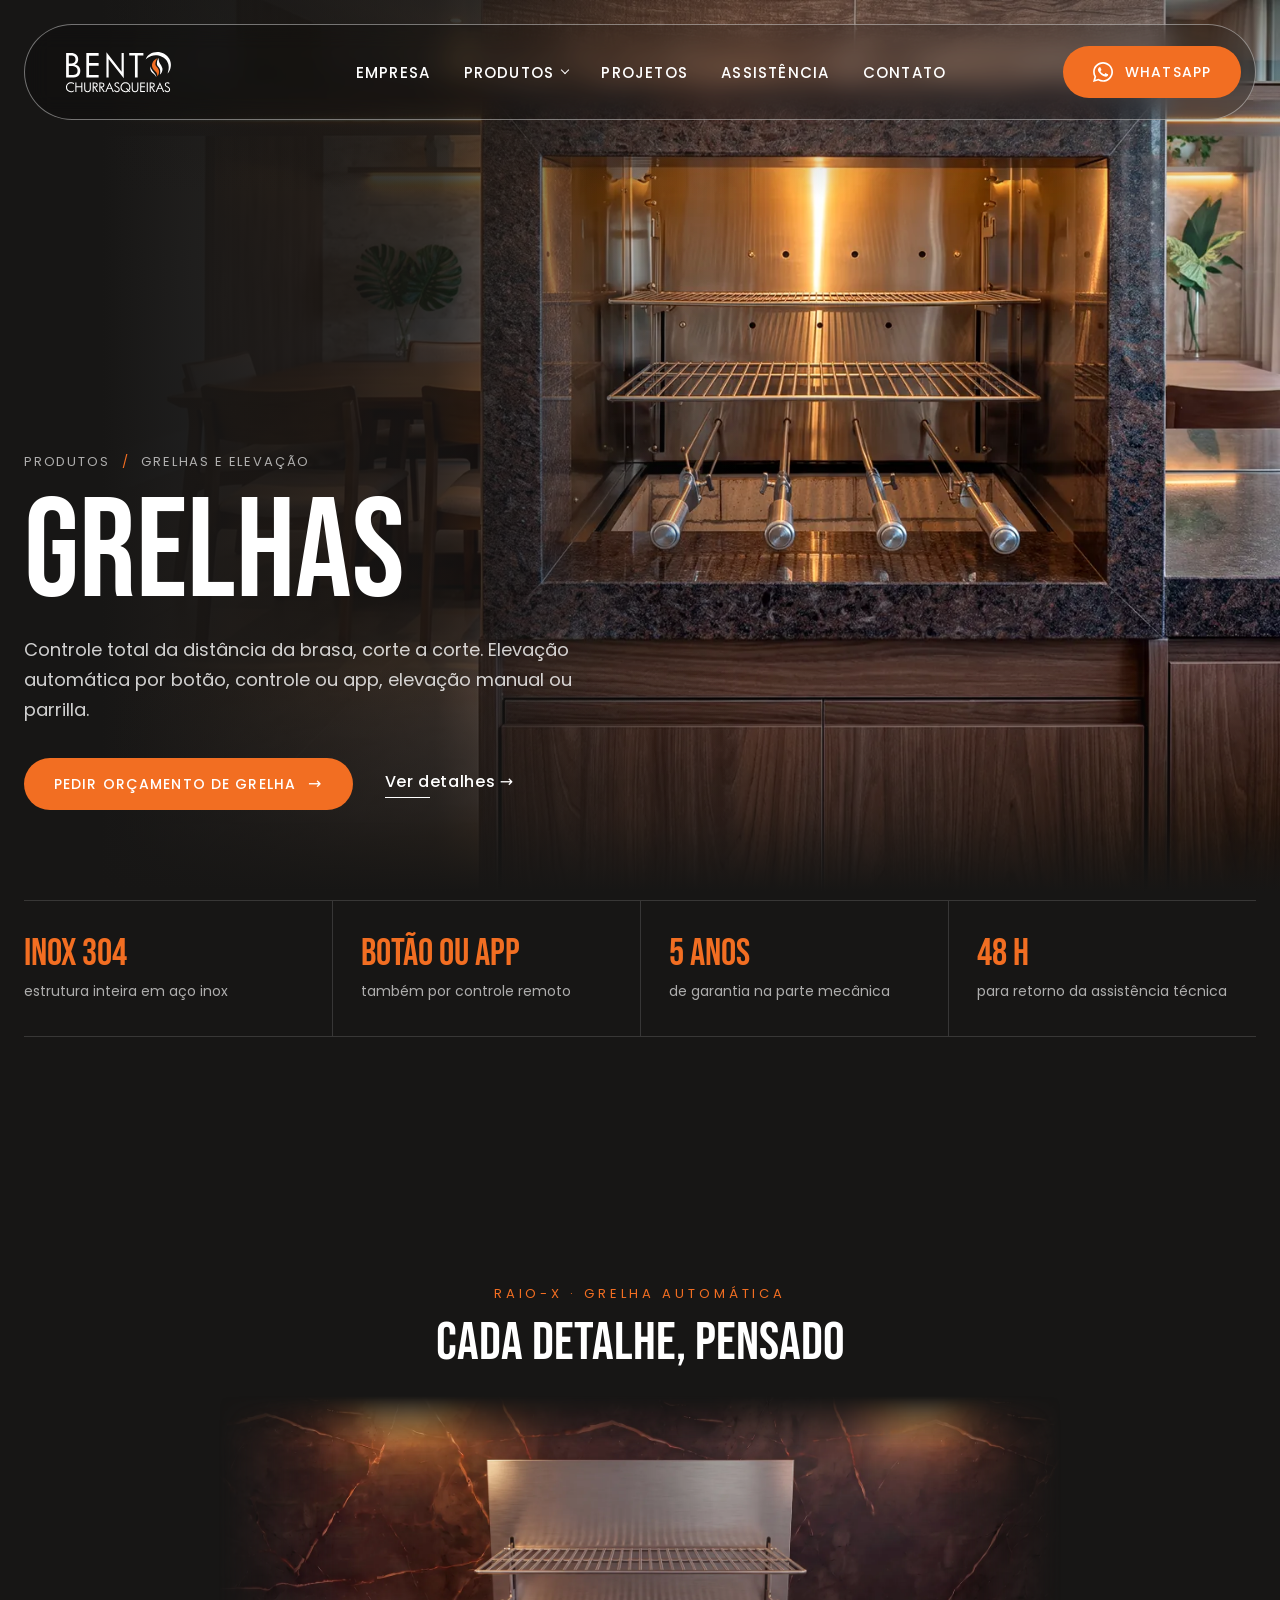
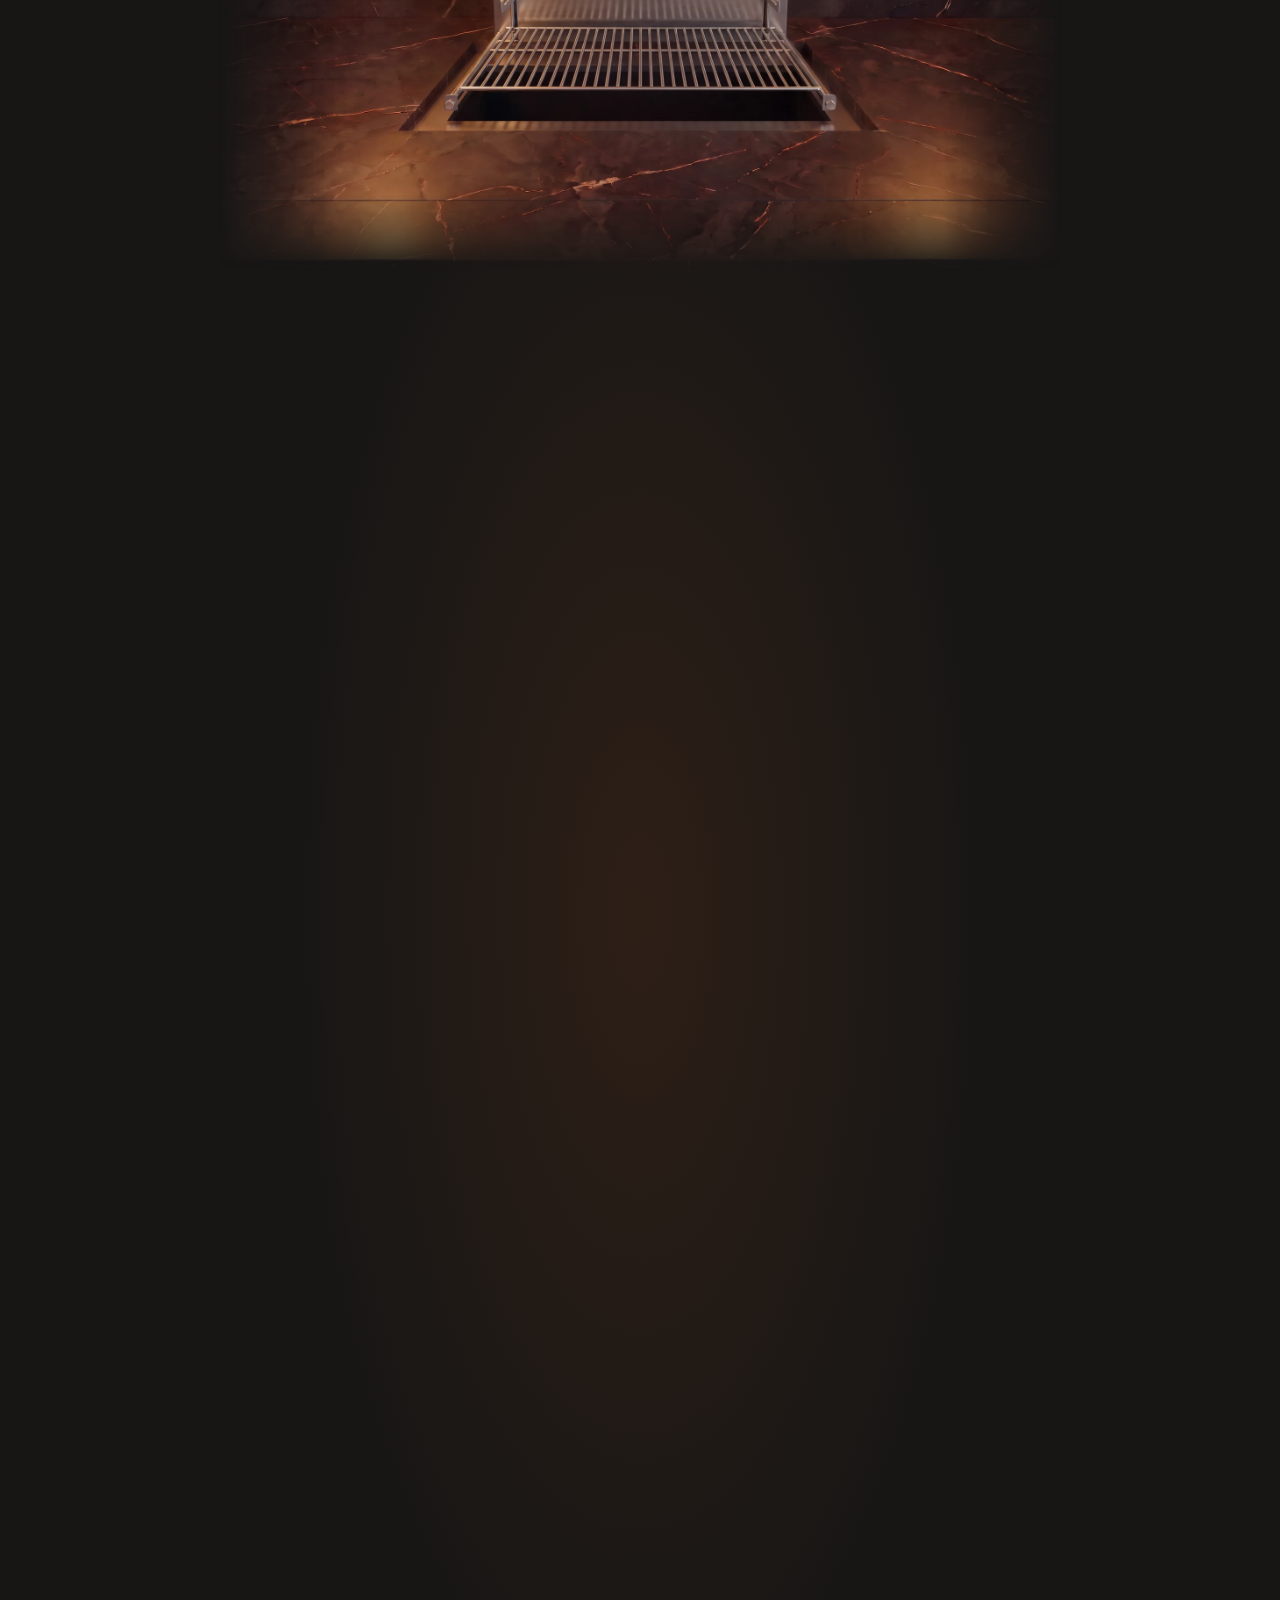
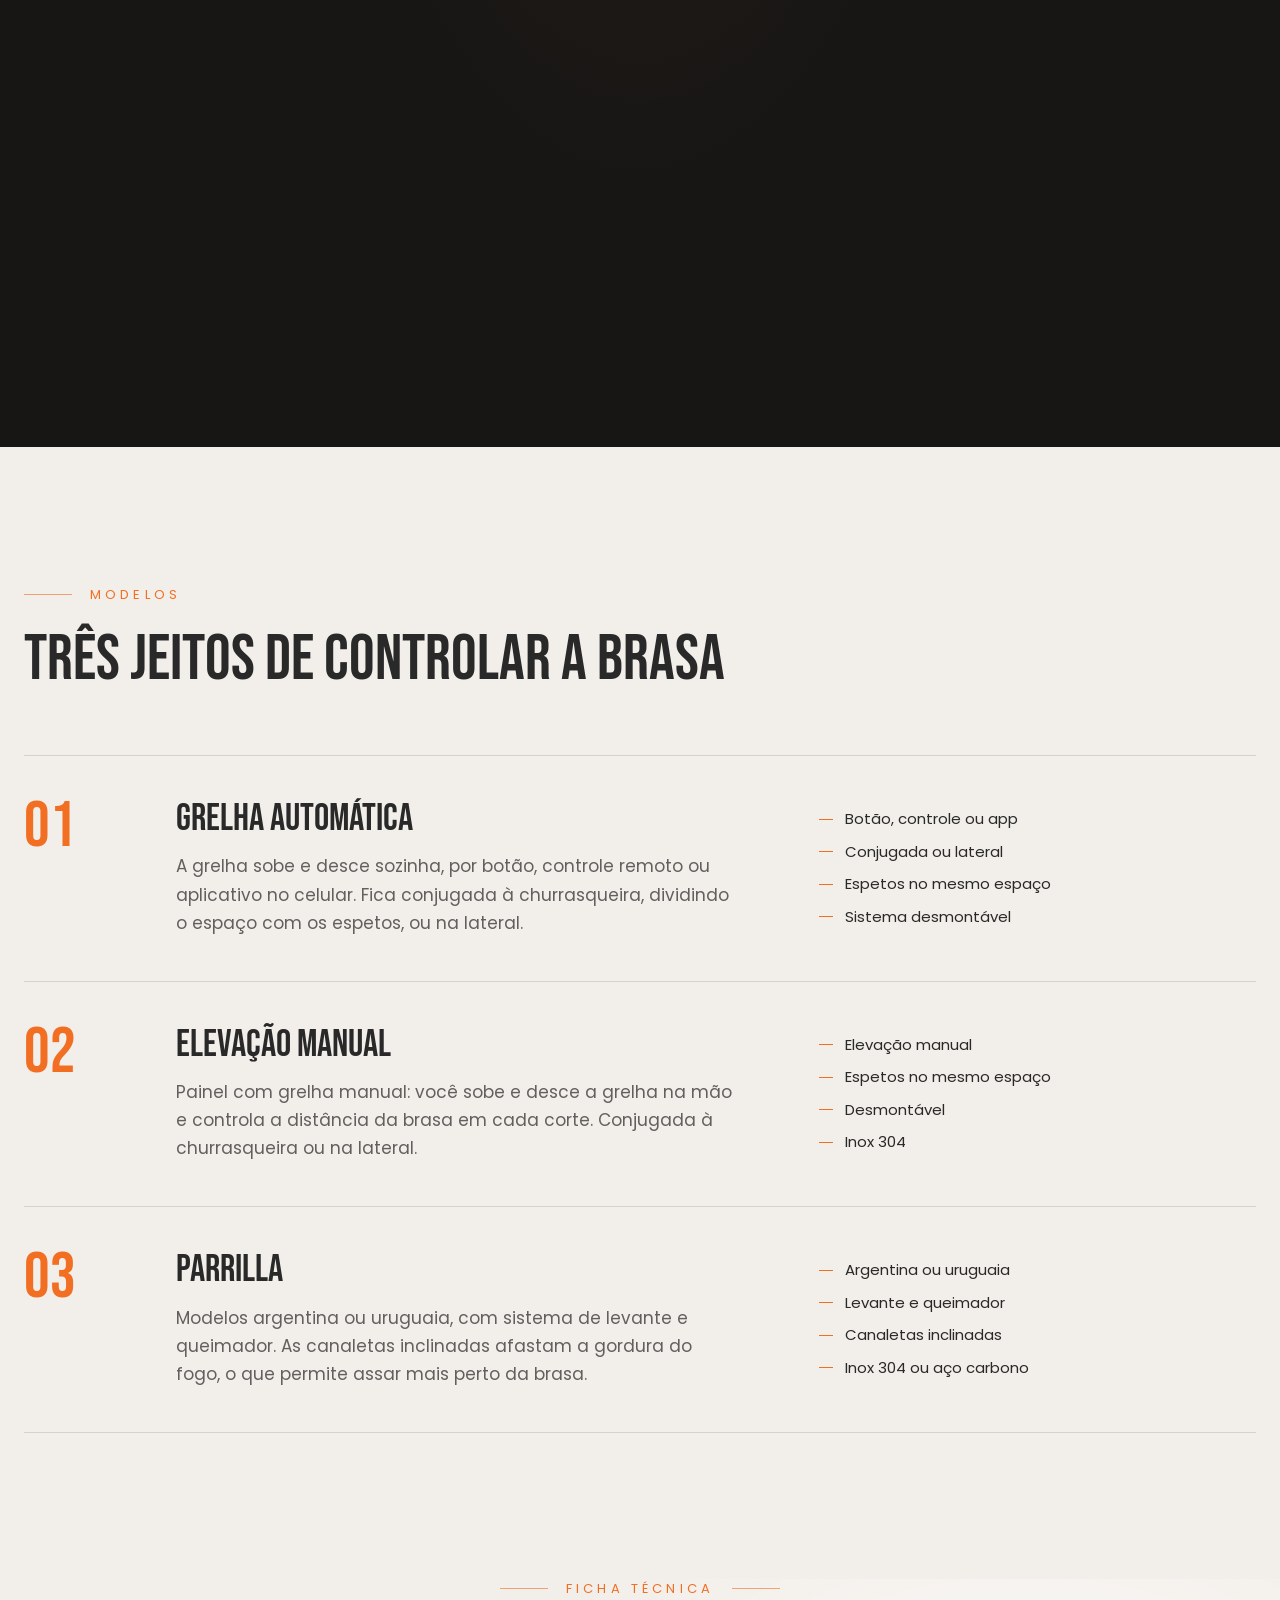
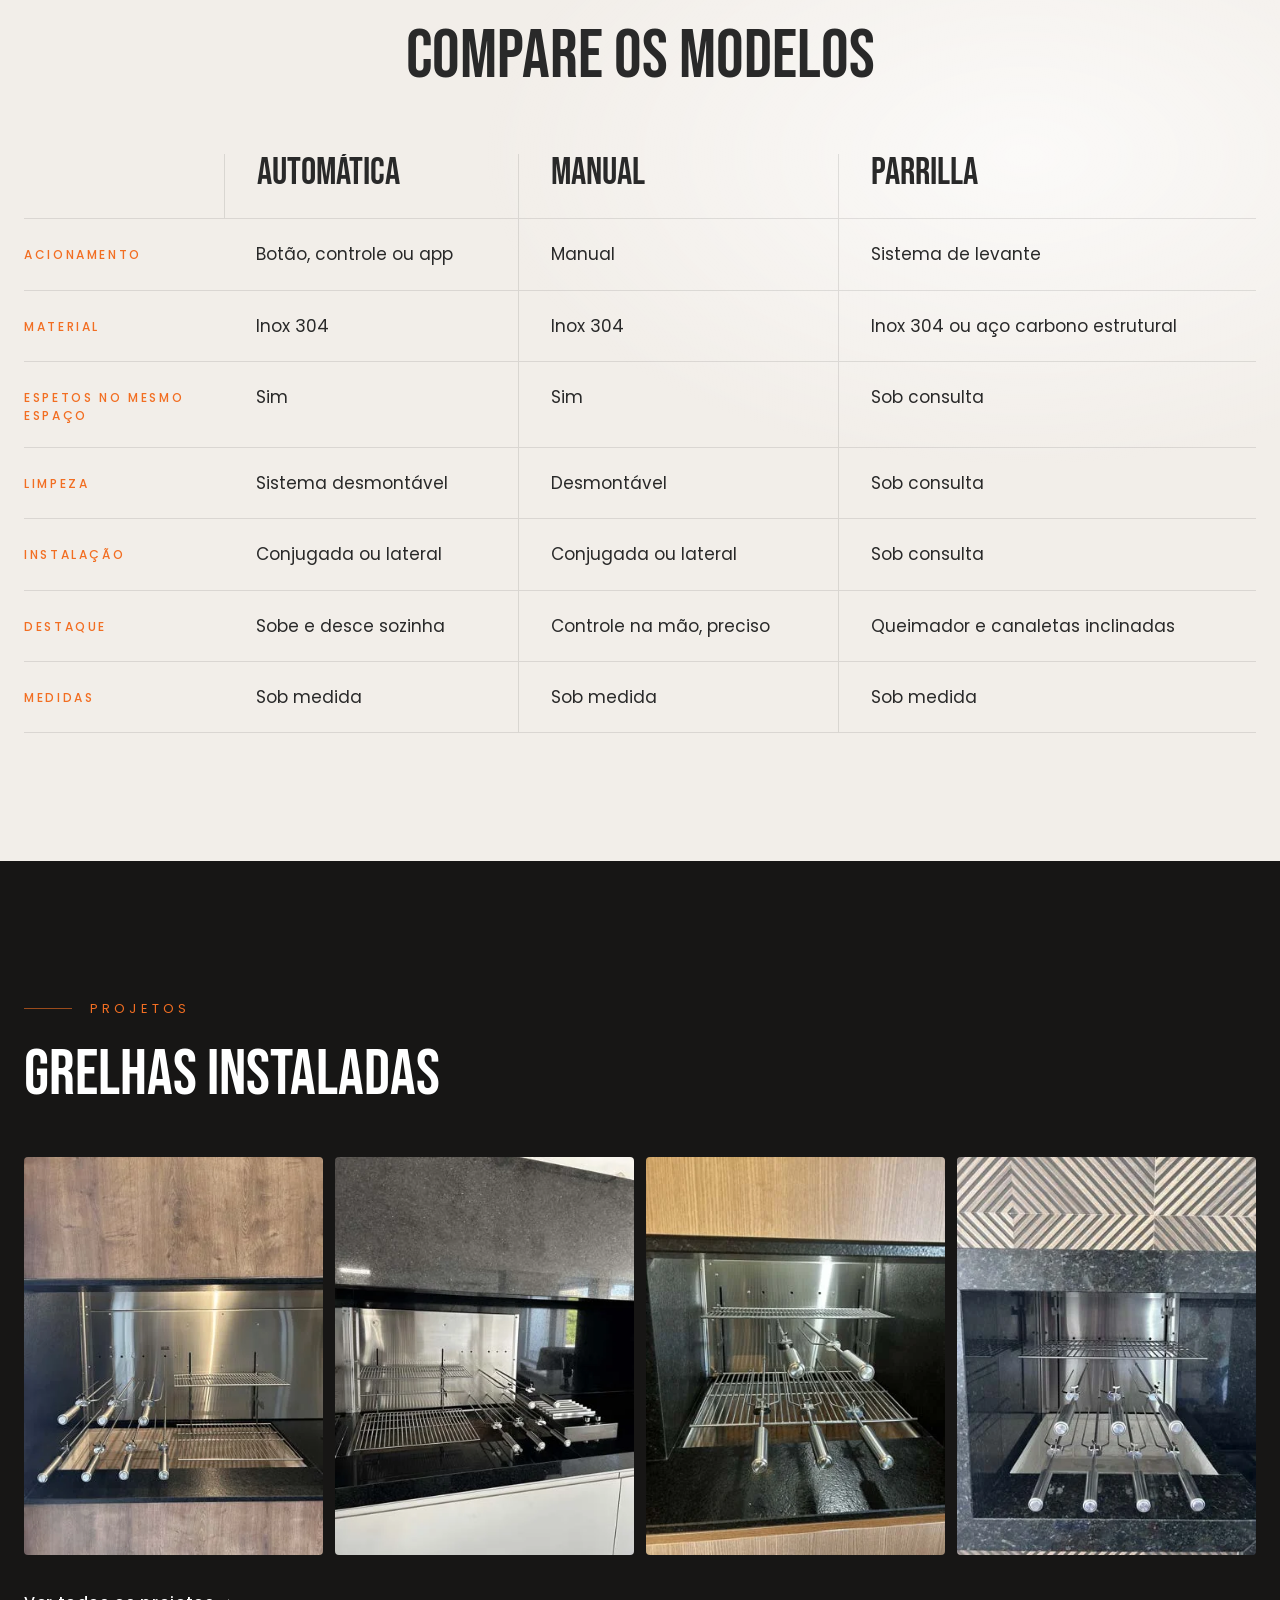
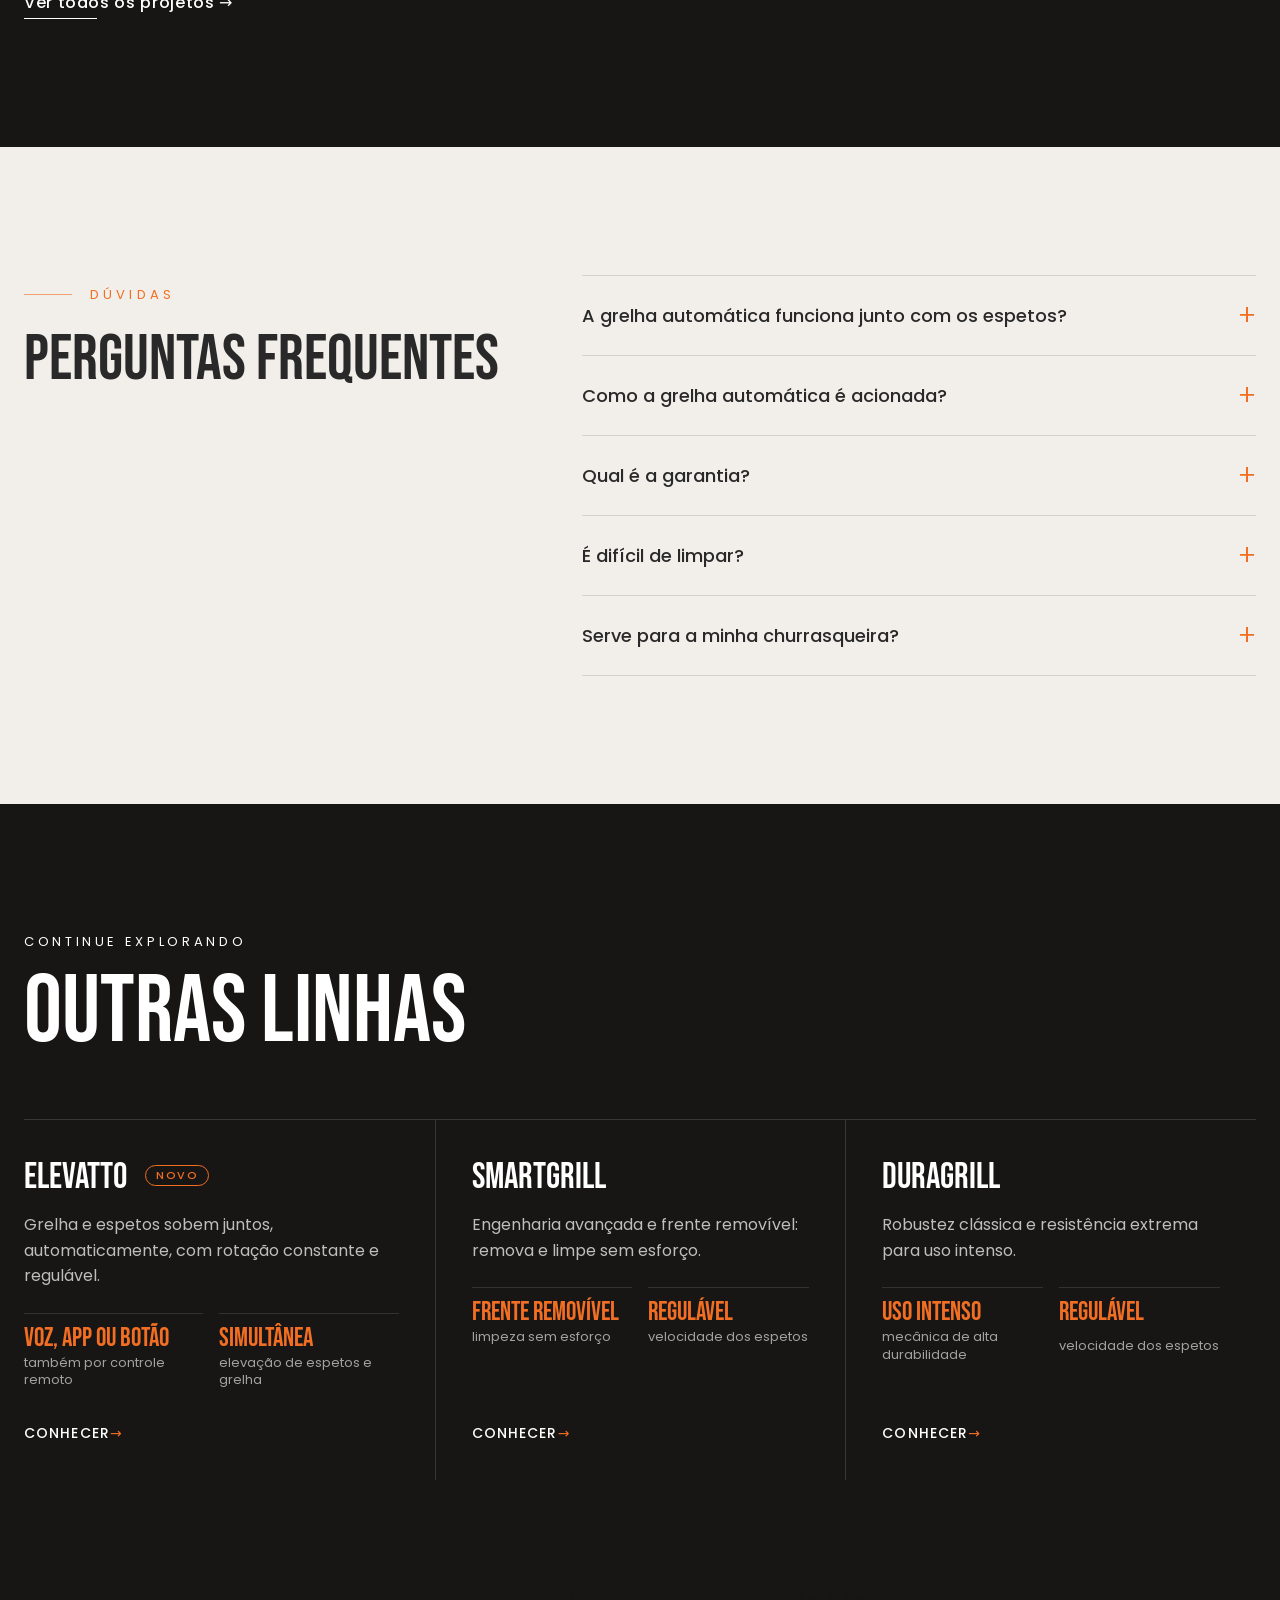
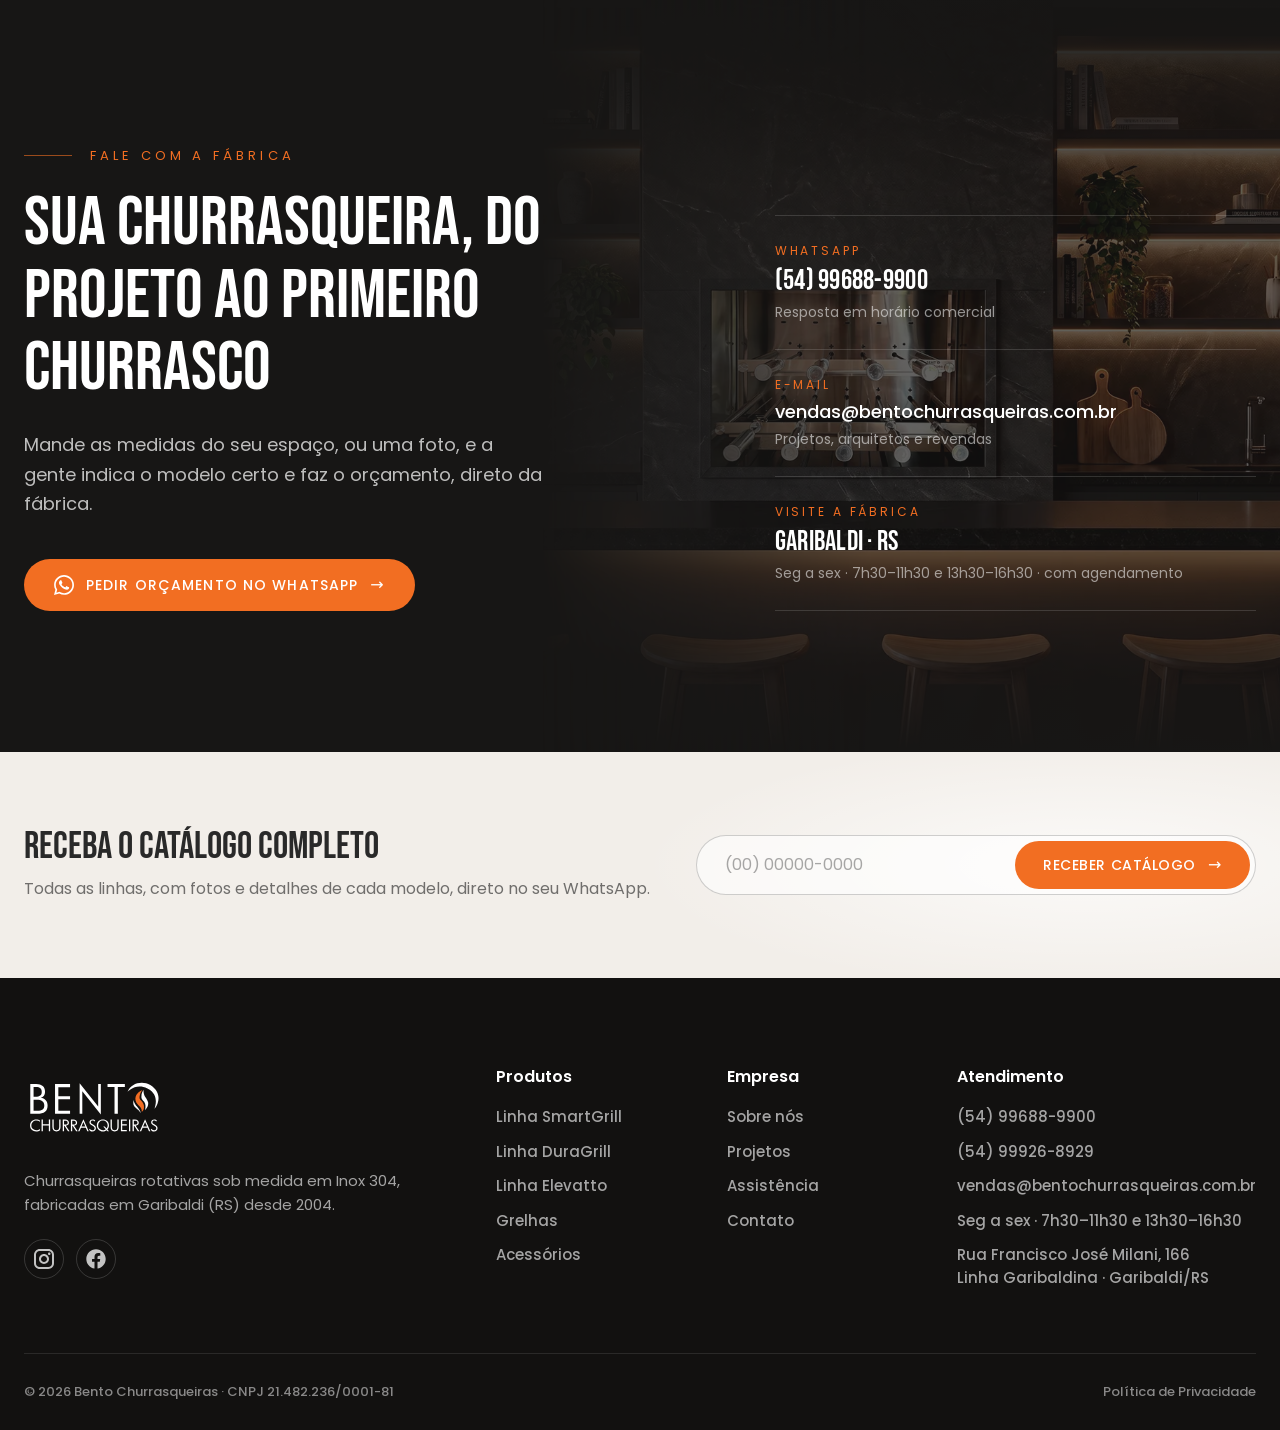
<file: grelhas/index.html>
<!doctype html>
<html lang="pt-BR">
<head>
  <meta charset="utf-8">
  <meta name="viewport" content="width=device-width, initial-scale=1">
  <title>Grelhas de elevação em Inox 304 · Bento Churrasqueiras</title>
  <meta name="description" content="Grelha automática por botão, controle ou app, elevação manual e parrilla argentina ou uruguaia. Inox 304, sob medida, direto da fábrica.">
  <meta property="og:type" content="website">
  <meta property="og:site_name" content="Bento Churrasqueiras">
  <meta property="og:locale" content="pt_BR">
  <meta property="og:title" content="Grelhas de elevação em Inox 304 · Bento Churrasqueiras">
  <meta property="og:description" content="Grelha automática por botão, controle ou app, elevação manual e parrilla argentina ou uruguaia. Inox 304, sob medida, direto da fábrica.">
  <meta property="og:url" content="https://bento-churrasqueiras-site.vercel.app/grelhas/">
  <meta property="og:image" content="https://bento-churrasqueiras-site.vercel.app/assets/og/grelhas.jpg">
  <meta property="og:image:width" content="1200">
  <meta property="og:image:height" content="630">
  <meta name="twitter:card" content="summary_large_image">
  <link rel="icon" href="../assets/marca/simbolo-bento.svg" type="image/svg+xml">

  <script>document.documentElement.classList.add("js");</script>
  <link rel="preconnect" href="https://fonts.googleapis.com">
  <link rel="preconnect" href="https://fonts.gstatic.com" crossorigin>
  <link href="https://fonts.googleapis.com/css2?family=Bebas+Neue&family=Poppins:wght@400;500;600;700&display=swap" rel="stylesheet">
  <link rel="stylesheet" href="../css/estilo.css?v=1792606923">

</head>
<body>
  <a class="pular" href="#conteudo">Ir para o conteúdo</a>

  <!-- ============ HEADER (barra de vidro fixa: logo · links · WhatsApp) ============ -->
  <header class="topo" data-topo>
    <div class="container topo__barra">
      <a class="topo__logo" href="/" aria-label="Bento Churrasqueiras — página inicial">
        <img src="../assets/marca/logo-header.svg" alt="Bento Churrasqueiras" width="156" height="88">
      </a>

      <nav class="topo__nav" aria-label="Principal">
        <ul>
          <li><a href="/empresa/">Empresa</a></li>
          <li class="topo__drop">
            <button type="button" aria-expanded="false" aria-controls="drop-produtos" data-drop>
              Produtos <span class="topo__seta" aria-hidden="true"></span>
            </button>
            <div class="topo__painel" id="drop-produtos">
              <ul>
                <li><a href="/smartgrill/">SmartGrill</a></li>
                <li><a href="/duragrill/">DuraGrill</a></li>
                <li><a href="/elevatto/">Elevatto</a></li>
                <li><a href="/grelhas/">Grelhas</a></li>
                <li><a href="/acessorios/">Acessórios</a></li>
                <li class="topo__painel-todos"><a href="/produtos/">Todos os produtos</a></li>
              </ul>
            </div>
          </li>
          <li><a href="/projetos/">Projetos</a></li>
          <li><a href="/assistencia/">Assistência</a></li>
          <li><a href="/contato/">Contato</a></li>
        </ul>
      </nav>

      <a class="botao botao--wpp topo__wpp" href="https://wa.me/5554996889900?text=Ol%C3%A1!%20Vim%20pelo%20site%20e%20quero%20um%20or%C3%A7amento%20de%20churrasqueira." target="_blank" rel="noopener" data-evento="whatsapp_header">
        <img src="../assets/icones/whatsapp-branco.svg" alt="" width="20" height="20">
        <span>WhatsApp</span>
      </a>

      <!-- só no mobile: abre o menu em overlay -->
      <button class="menu-botao" type="button" aria-expanded="false" aria-controls="menu" aria-label="Abrir menu" data-menu-abrir>
        <span class="menu-botao__circulo" aria-hidden="true">
          <span></span><span></span><span></span>
        </span>
      </button>
    </div>
  </header>

  <!-- ============ MENU (overlay) ============ -->
  <div class="menu" id="menu" role="dialog" aria-modal="true" aria-label="Menu" hidden>
    <div class="menu__conteudo">
      <nav class="menu__nav" aria-label="Menu completo">
        <ul class="menu__lista">
          <li><a href="/">Home</a></li>
          <li><a href="/empresa/">Empresa</a></li>
          <li>
            <button class="menu__abre-sub" type="button" aria-expanded="false" aria-controls="submenu-produtos" data-submenu>
              Produtos <span class="menu__seta" aria-hidden="true"></span>
            </button>
            <div class="menu__sub-caixa">
            <ul class="menu__sub" id="submenu-produtos">
              <li><a href="/produtos/">Todos os produtos</a></li>
              <li><a href="/smartgrill/">SmartGrill</a></li>
              <li><a href="/duragrill/">DuraGrill</a></li>
              <li><a href="/elevatto/">Elevatto</a></li>
              <li><a href="/grelhas/">Grelhas</a></li>
              <li><a href="/acessorios/">Acessórios</a></li>
            </ul>
            </div>
          </li>
          <li><a href="/projetos/">Projetos</a></li>
          <li><a href="/assistencia/">Assistência</a></li>
          <li><a href="/contato/">Contato</a></li>
        </ul>
      </nav>
      <div class="menu__lado">
        <p class="overline overline--claro">Fale com a fábrica</p>
        <a class="botao botao--wpp" href="https://wa.me/5554996889900?text=Ol%C3%A1!%20Vim%20pelo%20site%20e%20quero%20um%20or%C3%A7amento%20de%20churrasqueira." target="_blank" rel="noopener" data-evento="whatsapp_menu">
          <img src="../assets/icones/whatsapp-branco.svg" alt="" width="20" height="20">
          <span>Pedir orçamento</span>
        </a>
        <ul class="menu__contatos">
          <li><a href="tel:+5554996889900">(54) 99688-9900</a></li>
          <li><a href="mailto:vendas@bentochurrasqueiras.com.br">vendas@bentochurrasqueiras.com.br</a></li>
          <li>Seg a sex · 7h30–11h30 · 13h30–16h30</li>
        </ul>
      </div>
    </div>
  </div>

  <main id="conteudo">

    <!-- ============ ABERTURA DA LINHA (modelo de página de linha) ============ -->
    <section class="linha-hero" aria-labelledby="lh-titulo">
      <div class="linha-hero__foto" style="background-image: url('../assets/img/grelhas/cena-grelhas.webp'); --foco: 71%" aria-hidden="true"></div>
      <div class="container linha-hero__conteudo" data-revelar="carga">
        <nav class="migalha" aria-label="Você está em"><a href="/produtos/">Produtos</a><span aria-hidden="true">/</span><a href="/produtos/#elevacao">Grelhas e elevação</a></nav>
        <h1 class="linha-hero__titulo" id="lh-titulo" data-linhas>Grelhas</h1>
        <p class="linha-hero__apoio">Controle total da distância da brasa, corte a corte. Elevação automática por botão, controle ou app, elevação manual ou parrilla.</p>
        <div class="linha-hero__acoes">
          <a class="botao" href="https://wa.me/5554996889900?text=Ol%C3%A1!%20Vim%20pelo%20site%20e%20quero%20um%20or%C3%A7amento%20de%20grelha." target="_blank" rel="noopener" data-evento="whatsapp_grelhas_hero"><span>Pedir orçamento<span class="so-desktop"> de grelha</span></span></a>
          <a class="link-seta" href="#raiox">Ver detalhes</a>
        </div>
      </div>
    </section>

    <!-- ============ DESTAQUES ============ -->
    <section class="destaques" aria-label="Destaques">
      <ul class="container destaques__lista">
        <li><strong>Inox 304</strong><span>estrutura inteira em aço inox</span></li>
        <li><strong>Botão ou app</strong><span>também por controle remoto</span></li>
        <li><strong>5 anos</strong><span>de garantia na parte mecânica</span></li>
        <li><strong>48 h</strong><span>para retorno da assistência técnica</span></li>
      </ul>
    </section>

    <!-- ============ RAIO-X (render do cliente, variante horizontal) ============ -->
    <section class="raiox raiox--paisagem" id="raiox" aria-labelledby="raiox-titulo" data-raiox>
      <div class="raiox__fixo">
        <div class="container raiox__cabeca">
          <p class="overline raiox__over">Raio-X · Grelha automática</p>
          <h2 class="raiox__titulo" id="raiox-titulo">Cada detalhe, pensado</h2>
        </div>
        <figure class="raiox__figura">
          <div class="raiox__palco">
          <img class="raiox__img" src="../assets/img/grelhas/grelha-raiox.webp" alt="Render da grelha de elevação em Inox 304: grelha mostrada em duas alturas, correndo em guias presas à placa traseira, embutida em bancada de mármore escuro" width="1920" height="1080">
          <svg class="raiox__linhas" viewBox="0 0 260 100" preserveAspectRatio="none" aria-hidden="true">
            <path d="M102.3 35.8 L55.9 28.0" pathLength="1" style="--i:0"/><path d="M130.0 42.1 L55.9 54.0" pathLength="1" style="--i:1"/><path d="M151.5 21.1 L204.1 22.0" pathLength="1" style="--i:2"/><path d="M170.0 64.7 L204.1 62.0" pathLength="1" style="--i:3"/>
          </svg>
          <span class="raiox__ponto" style="--x:39.33%;--y:35.8%;--i:0"><b>1</b></span><span class="raiox__ponto" style="--x:50.01%;--y:42.1%;--i:1"><b>2</b></span><span class="raiox__ponto" style="--x:58.28%;--y:21.1%;--i:2"><b>3</b></span><span class="raiox__ponto" style="--x:65.38%;--y:64.7%;--i:3"><b>4</b></span>
          </div>
          <ol class="raiox__rotulos">
            <li class="raiox__rotulo raiox__rotulo--esq" style="--x:1%;--y:22%;--i:0">
              <span class="raiox__num">01</span>
              <strong>Grelha que sobe e desce</strong>
              <span>Elevação automática da grelha sobre a brasa</span>
            </li>
            <li class="raiox__rotulo raiox__rotulo--esq" style="--x:1%;--y:48%;--i:1">
              <span class="raiox__num">02</span>
              <strong>Espetos no mesmo espaço</strong>
              <span>Grelha e espetos dividem a churrasqueira</span>
            </li>
            <li class="raiox__rotulo raiox__rotulo--dir" style="--x:79%;--y:16%;--i:2">
              <span class="raiox__num">03</span>
              <strong>Inox 304</strong>
              <span>Estrutura inteira em aço inox</span>
            </li>
            <li class="raiox__rotulo raiox__rotulo--dir" style="--x:79%;--y:56%;--i:3">
              <span class="raiox__num">04</span>
              <strong>Desmontável</strong>
              <span>Limpeza simples depois do churrasco</span>
            </li>
          </ol>
        </figure>
      </div>
    </section>

    <!-- ============ MODELOS (claro quente; âncoras usadas pela página Produtos) ============ -->
    <section class="modelos" aria-labelledby="modelos-titulo">
      <div class="container">
        <div class="modelos__cabeca" data-revelar="scroll">
          <p class="overline modelos__over"><span class="comparativo__traco" aria-hidden="true"></span>Modelos</p>
          <h2 class="modelos__titulo" id="modelos-titulo" data-linhas>Três jeitos de controlar a brasa</h2>
        </div>
        <ol class="modelos__lista">
          <li class="modelo" id="automatica">
            <span class="modelo__num">01</span>
            <div class="modelo__texto">
              <h3>Grelha automática</h3>
              <p>A grelha sobe e desce sozinha, por botão, controle remoto ou aplicativo no celular. Fica conjugada à churrasqueira, dividindo o espaço com os espetos, ou na lateral.</p>
            </div>
            <ul class="modelo__specs">
              <li>Botão, controle ou app</li>
              <li>Conjugada ou lateral</li>
              <li>Espetos no mesmo espaço</li>
              <li>Sistema desmontável</li>
            </ul>
          </li>
          <li class="modelo" id="manual">
            <span class="modelo__num">02</span>
            <div class="modelo__texto">
              <h3>Elevação manual</h3>
              <p>Painel com grelha manual: você sobe e desce a grelha na mão e controla a distância da brasa em cada corte. Conjugada à churrasqueira ou na lateral.</p>
            </div>
            <ul class="modelo__specs">
              <li>Elevação manual</li>
              <li>Espetos no mesmo espaço</li>
              <li>Desmontável</li>
              <li>Inox 304</li>
            </ul>
          </li>
          <li class="modelo" id="parrilla">
            <span class="modelo__num">03</span>
            <div class="modelo__texto">
              <h3>Parrilla</h3>
              <p>Modelos argentina ou uruguaia, com sistema de levante e queimador. As canaletas inclinadas afastam a gordura do fogo, o que permite assar mais perto da brasa.</p>
            </div>
            <ul class="modelo__specs">
              <li>Argentina ou uruguaia</li>
              <li>Levante e queimador</li>
              <li>Canaletas inclinadas</li>
              <li>Inox 304 ou aço carbono</li>
            </ul>
          </li>
        </ol>
      </div>
    </section>

    <!-- ============ FICHA TÉCNICA ============ -->
    <section class="comparativo ficha-tecnica" aria-labelledby="ficha-titulo">
      <div class="container">
        <div class="comparativo__cabeca" data-revelar="scroll">
          <p class="overline comparativo__over"><span class="comparativo__traco" aria-hidden="true"></span>Ficha técnica</p>
          <h2 class="comparativo__titulo" id="ficha-titulo" data-linhas>Compare os modelos</h2>
        </div>
        <div class="tabela" role="region" aria-label="Ficha técnica das grelhas" tabindex="0">
          <table>
            <thead>
              <tr><th scope="col"><span class="visually-hidden">Característica</span></th><th scope="col">Automática</th><th scope="col">Manual</th><th scope="col">Parrilla</th></tr>
            </thead>
            <tbody>
              <tr><th scope="row">Acionamento</th><td>Botão, controle ou app</td><td>Manual</td><td>Sistema de levante</td></tr>
              <tr><th scope="row">Material</th><td>Inox 304</td><td>Inox 304</td><td>Inox 304 ou aço carbono estrutural</td></tr>
              <tr><th scope="row">Espetos no mesmo espaço</th><td>Sim</td><td>Sim</td><td>Sob consulta</td></tr>
              <tr><th scope="row">Limpeza</th><td>Sistema desmontável</td><td>Desmontável</td><td>Sob consulta</td></tr>
              <tr><th scope="row">Instalação</th><td>Conjugada ou lateral</td><td>Conjugada ou lateral</td><td>Sob consulta</td></tr>
              <tr><th scope="row">Destaque</th><td>Sobe e desce sozinha</td><td>Controle na mão, preciso</td><td>Queimador e canaletas inclinadas</td></tr>
              <tr><th scope="row">Medidas</th><td>Sob medida</td><td>Sob medida</td><td>Sob medida</td></tr>
            </tbody>
          </table>
        </div>
        <!-- TODO: manuais em PDF da linha (se existirem) entram aqui como downloads -->
      </div>
    </section>

    <!-- ============ PROJETOS (PROVISÓRIO: fotos do catálogo) ============ -->
    <section class="galeria" aria-labelledby="galeria-titulo">
      <div class="container">
        <div class="galeria__cabeca" data-revelar="scroll">
          <p class="overline galeria__over"><span class="comparativo__traco" aria-hidden="true"></span>Projetos</p>
          <h2 class="galeria__titulo" id="galeria-titulo" data-linhas>Grelhas instaladas</h2>
        </div>
        <ul class="galeria__grade">
          <li><img src="../assets/img/grelhas/projeto-grelha-1.webp" alt="Grelha automática Bento instalada com espetos" width="367" height="490" loading="lazy"></li>
          <li><img src="../assets/img/grelhas/projeto-grelha-2.webp" alt="Grelha automática Bento em churrasqueira de pedra" width="379" height="505" loading="lazy"></li>
          <li><img src="../assets/img/grelhas/projeto-grelha-3.webp" alt="Grelha automática Bento com espetos rotativos" width="354" height="472" loading="lazy"></li>
          <li><img src="../assets/img/grelhas/projeto-grelha-4.webp" alt="Grelha automática Bento em área gourmet" width="356" height="475" loading="lazy"></li>
        </ul>
        <a class="link-seta galeria__mais" href="/projetos/">Ver todos os projetos</a>
      </div>
    </section>

    <!-- ============ DÚVIDAS FREQUENTES ============ -->
    <section class="faq" aria-labelledby="faq-titulo">
      <div class="container faq__grade">
        <div class="faq__cabeca" data-revelar="scroll">
          <p class="overline faq__over"><span class="comparativo__traco" aria-hidden="true"></span>Dúvidas</p>
          <h2 class="faq__titulo" id="faq-titulo" data-linhas>Perguntas frequentes</h2>
        </div>
        <div class="faq__lista">
          <details><summary>A grelha automática funciona junto com os espetos?</summary><p>Sim. Ela pode ser instalada conjugada à churrasqueira, dividindo o espaço com os espetos, ou na lateral.</p></details>
          <details><summary>Como a grelha automática é acionada?</summary><p>Por botão, controle remoto ou aplicativo no celular. Se você quer também espetos que sobem junto com a grelha, e controle por voz, conheça a Elevatto.</p></details>
          <details><summary>Qual é a garantia?</summary><p>5 anos de garantia na parte mecânica. Em caso de assistência, o retorno é em até 48 horas.</p></details>
          <details><summary>É difícil de limpar?</summary><p>Não. O sistema é desmontável, o que facilita a limpeza depois do churrasco.</p></details>
          <details><summary>Serve para a minha churrasqueira?</summary><p>Todas as grelhas são fabricadas sob medida. Mande as medidas do seu espaço, ou uma foto, pelo WhatsApp e a gente indica o modelo certo.</p></details>
          <!-- TODO cliente: prazo de fabricação; se a Bento instala -->
        </div>
      </div>
    </section>

    <!-- ============ OUTRAS LINHAS ============ -->
    <section class="familia familia--sem-cena relacionadas" aria-labelledby="rel-titulo">
      <div class="container familia__cabeca" data-revelar="scroll">
        <p class="overline familia__over">Continue explorando</p>
        <h2 class="familia__titulo" id="rel-titulo" data-linhas>Outras linhas</h2>
      </div>
      <div class="container">
        <ul class="fichas" data-revelar="scroll" data-qtd="3">
            <li class="ficha">
              <h3 class="ficha__nome"><a href="/elevatto/">Elevatto</a> <em class="ficha__tag">Novo</em></h3>
              <p class="ficha__resumo">Grelha e espetos sobem juntos, automaticamente, com rotação constante e regulável.</p>
              <ul class="ficha__specs"><li><strong>Voz, app ou botão</strong><span>também por controle remoto</span></li><li><strong>Simultânea</strong><span>elevação de espetos e grelha</span></li></ul>
              <span class="ficha__link" aria-hidden="true">Conhecer</span>
            </li>
            <li class="ficha">
              <h3 class="ficha__nome"><a href="/smartgrill/">SmartGrill</a></h3>
              <p class="ficha__resumo">Engenharia avançada e frente removível: remova e limpe sem esforço.</p>
              <ul class="ficha__specs"><li><strong>Frente removível</strong><span>limpeza sem esforço</span></li><li><strong>Regulável</strong><span>velocidade dos espetos</span></li></ul>
              <span class="ficha__link" aria-hidden="true">Conhecer</span>
            </li>
            <li class="ficha">
              <h3 class="ficha__nome"><a href="/duragrill/">DuraGrill</a></h3>
              <p class="ficha__resumo">Robustez clássica e resistência extrema para uso intenso.</p>
              <ul class="ficha__specs"><li><strong>Uso intenso</strong><span>mecânica de alta durabilidade</span></li><li><strong>Regulável</strong><span>velocidade dos espetos</span></li></ul>
              <span class="ficha__link" aria-hidden="true">Conhecer</span>
            </li>
        </ul>
      </div>
    </section>

    <!-- ============ CONTATO (fechamento, escuro quente) ============ -->
    <section class="contato" aria-labelledby="contato-titulo">
      <div class="contato__cena" aria-hidden="true"></div>

      <div class="container contato__grade">
        <div class="contato__texto" data-revelar="scroll">
          <p class="overline contato__over"><span class="contato__traco" aria-hidden="true"></span>Fale com a fábrica</p>
          <h2 class="contato__titulo" id="contato-titulo" data-linhas>Sua churrasqueira, do projeto ao primeiro churrasco</h2>
          <p class="contato__apoio">Mande as medidas do seu espaço, ou uma foto, e a gente indica o modelo certo e faz o orçamento, direto da fábrica.</p>
          <a class="botao contato__cta" href="https://wa.me/5554996889900?text=Ol%C3%A1!%20Vim%20pelo%20site%20e%20quero%20um%20or%C3%A7amento%20de%20grelha." target="_blank" rel="noopener" data-evento="whatsapp_contato">
            <img src="../assets/icones/whatsapp-branco.svg" alt="" width="20" height="20">
            <span>Pedir orçamento<span class="so-desktop"> no WhatsApp</span></span>
          </a>
        </div>

        <ul class="canais">
          <li class="canal">
            <span class="canal__rotulo">WhatsApp</span>
            <a class="canal__valor" href="https://wa.me/5554996889900?text=Ol%C3%A1!%20Vim%20pelo%20site%20e%20quero%20um%20or%C3%A7amento%20de%20grelha." target="_blank" rel="noopener" data-evento="whatsapp_canal">(54) 99688-9900</a>
            <span class="canal__nota">Resposta em horário comercial</span>
          </li>
          <li class="canal">
            <span class="canal__rotulo">E-mail</span>
            <a class="canal__valor canal__valor--email" href="mailto:vendas@bentochurrasqueiras.com.br">vendas@bentochurrasqueiras.com.br</a>
            <span class="canal__nota">Projetos, arquitetos e revendas</span>
          </li>
          <li class="canal">
            <span class="canal__rotulo">Visite a fábrica</span>
            <a class="canal__valor" href="https://www.google.com/maps/search/?api=1&amp;query=Rua+Francisco+Jos%C3%A9+Milani+166+Garibaldi+RS" target="_blank" rel="noopener">Garibaldi · RS</a>
            <span class="canal__nota">Seg a sex · 7h30–11h30 e 13h30–16h30 · com agendamento</span>
          </li>
        </ul>
      </div>
    </section>
    <!-- ============ RECEBA O CATÁLOGO (claro quente; pede o WhatsApp — no Elementor vira Fluent Forms) ============ -->
    <section class="catalogo-secao" aria-label="Receba o catálogo">
      <div class="container">
        <form class="catalogo" action="#" method="post" data-catalogo>
          <div class="catalogo__texto">
            <p class="catalogo__titulo">Receba o catálogo completo</p>
            <p class="catalogo__apoio">Todas as linhas, com fotos e detalhes de cada modelo, direto no seu WhatsApp.</p>
          </div>
          <label class="visually-hidden" for="catalogo-whats">Seu WhatsApp</label>
          <div class="catalogo__campo">
            <input id="catalogo-whats" name="whatsapp" type="tel" inputmode="tel" placeholder="(00) 00000-0000" autocomplete="tel" required>
            <button class="botao" type="submit"><span>Receber<span class="so-desktop"> catálogo</span></span></button>
          </div>
        </form>
      </div>
    </section>
  </main>

  <!-- ============ RODAPÉ ============ -->
  <footer class="rodape">
    <div class="container">
      <div class="rodape__topo">
        <div class="rodape__marca">
          <a href="/" aria-label="Bento Churrasqueiras — página inicial">
            <img src="../assets/marca/logo-footer.svg" alt="Bento Churrasqueiras" width="142" height="80" loading="lazy">
          </a>
          <p>Churrasqueiras rotativas sob medida em Inox 304, fabricadas em Garibaldi (RS) desde 2004.</p>
          <ul class="rodape__redes">
            <li><a href="https://www.instagram.com/bentochurrasqueiras/" target="_blank" rel="noopener" aria-label="Instagram"><img src="../assets/icones/instagram.svg" alt="" width="20" height="20"></a></li>
            <li><a href="https://www.facebook.com/BentoChurrasqueiras/" target="_blank" rel="noopener" aria-label="Facebook"><img src="../assets/icones/facebook.svg" alt="" width="20" height="20"></a></li>
          </ul>
        </div>

        <div class="rodape__colunas">
          <nav class="rodape__col" aria-labelledby="rod-produtos">
            <h2 id="rod-produtos">Produtos</h2>
            <ul>
              <li><a href="/smartgrill/">Linha SmartGrill</a></li>
              <li><a href="/duragrill/">Linha DuraGrill</a></li>
              <li><a href="/elevatto/">Linha Elevatto</a></li>
              <li><a href="/grelhas/">Grelhas</a></li>
              <li><a href="/acessorios/">Acessórios</a></li>
            </ul>
          </nav>
          <nav class="rodape__col" aria-labelledby="rod-empresa">
            <h2 id="rod-empresa">Empresa</h2>
            <ul>
              <li><a href="/empresa/">Sobre nós</a></li>
              <li><a href="/projetos/">Projetos</a></li>
              <li><a href="/assistencia/">Assistência</a></li>
              <li><a href="/contato/">Contato</a></li>
            </ul>
          </nav>
          <div class="rodape__col">
            <h2>Atendimento</h2>
            <ul>
              <li><a href="https://wa.me/5554996889900" target="_blank" rel="noopener" data-evento="whatsapp_rodape">(54) 99688-9900</a></li>
              <!-- TODO cliente: confirmar se este 2º número está ativo -->
              <li><a href="https://wa.me/5554999268929" target="_blank" rel="noopener" data-evento="whatsapp_rodape_2">(54) 99926-8929</a></li>
              <li><a href="mailto:vendas@bentochurrasqueiras.com.br">vendas@bentochurrasqueiras.com.br</a></li>
              <li>Seg a sex · 7h30–11h30 e 13h30–16h30</li>
              <li><a href="https://www.google.com/maps/search/?api=1&amp;query=Rua+Francisco+Jos%C3%A9+Milani+166+Garibaldi+RS" target="_blank" rel="noopener">Rua Francisco José Milani, 166<br>Linha Garibaldina · Garibaldi/RS</a></li>
            </ul>
          </div>
        </div>
      </div>

      <div class="rodape__base">
        <p>© <span data-ano>2026</span> Bento Churrasqueiras · CNPJ 21.482.236/0001-81</p>
        <ul class="rodape__legal">
          <li><a href="/politica-de-privacidade/">Política de Privacidade</a></li>
        </ul>
      </div>
    </div>
  </footer>

  <!-- WhatsApp flutuante (aparece depois do hero) -->
  <a class="wpp-flutuante" href="https://wa.me/5554996889900?text=Ol%C3%A1!%20Vim%20pelo%20site%20e%20quero%20um%20or%C3%A7amento%20de%20churrasqueira." target="_blank" rel="noopener" aria-label="Pedir orçamento no WhatsApp" data-evento="whatsapp_flutuante">
    <img src="../assets/icones/whatsapp-branco.svg" alt="" width="28" height="28">
  </a>

  <script src="../js/lenis.min.js?v=1.3.26" defer></script>
  <script src="../js/main.js?v=1790700005" defer></script>
</body>
</html>
</file>
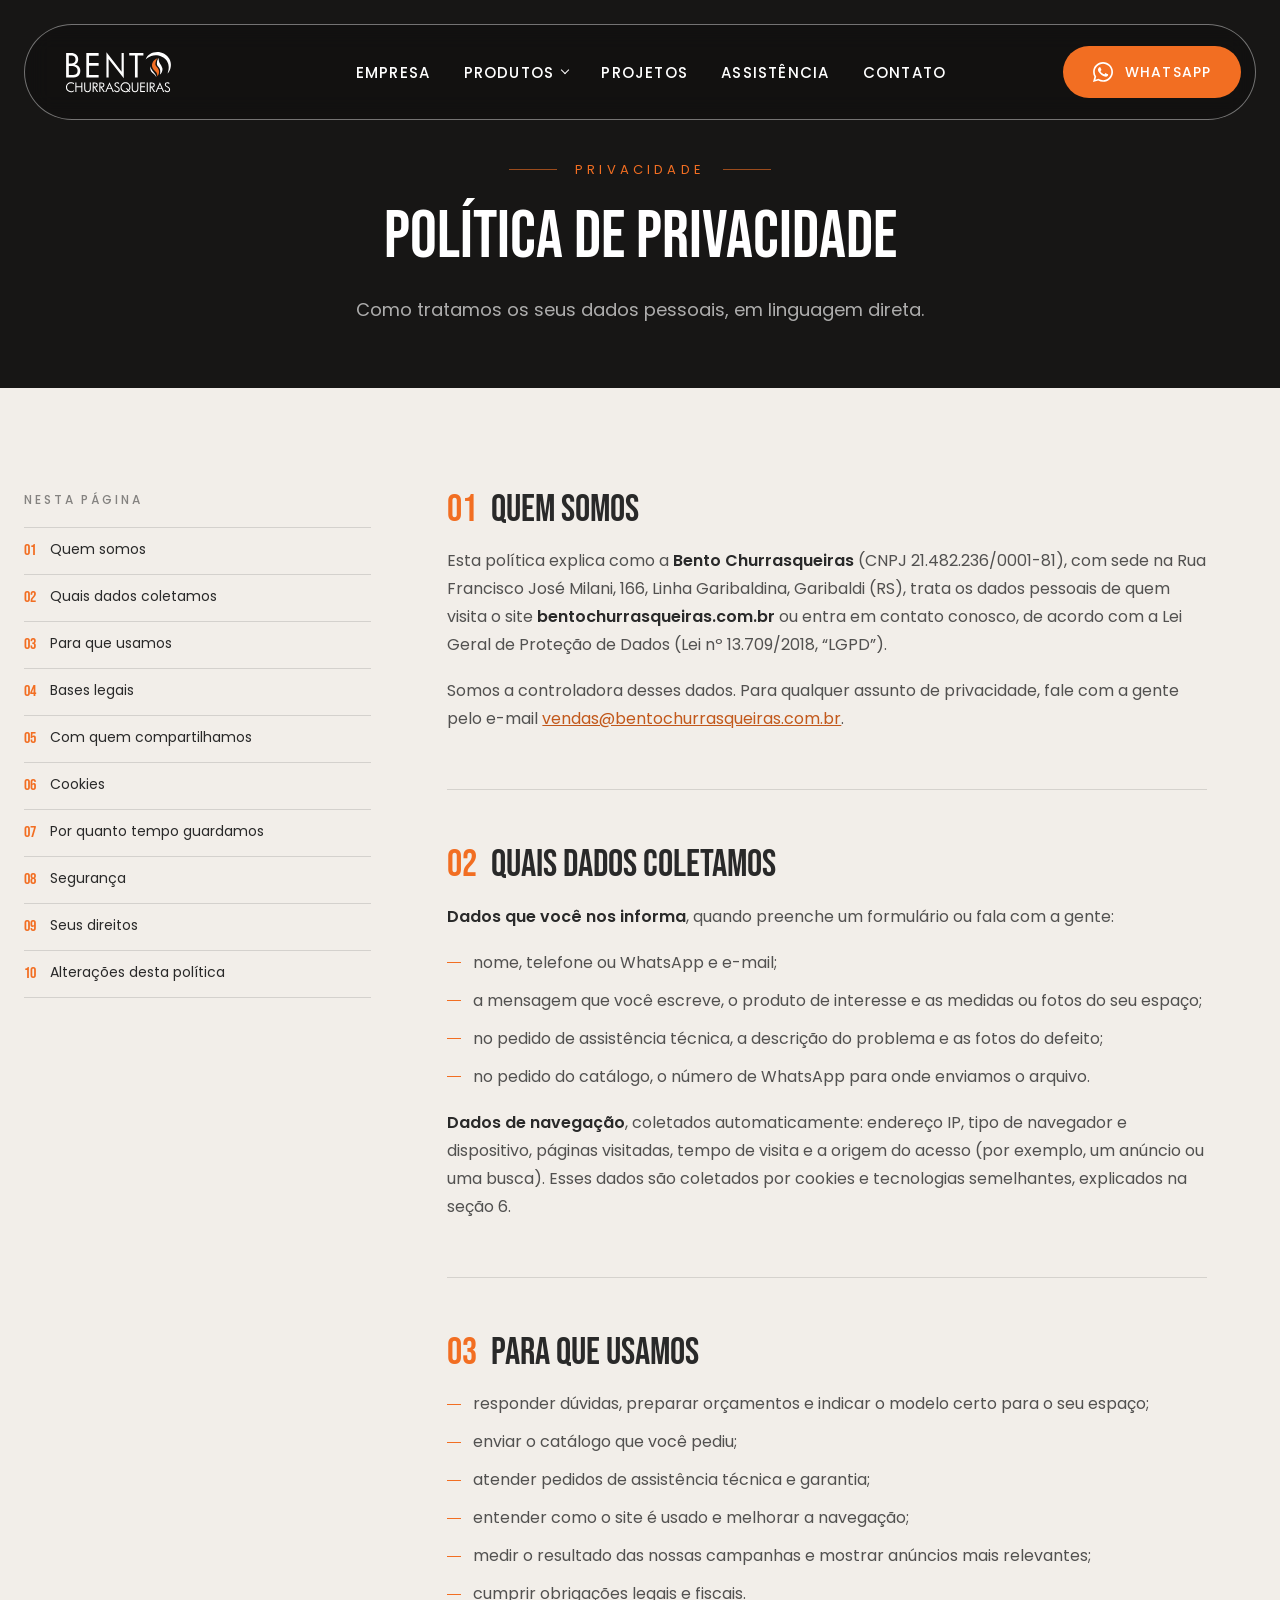
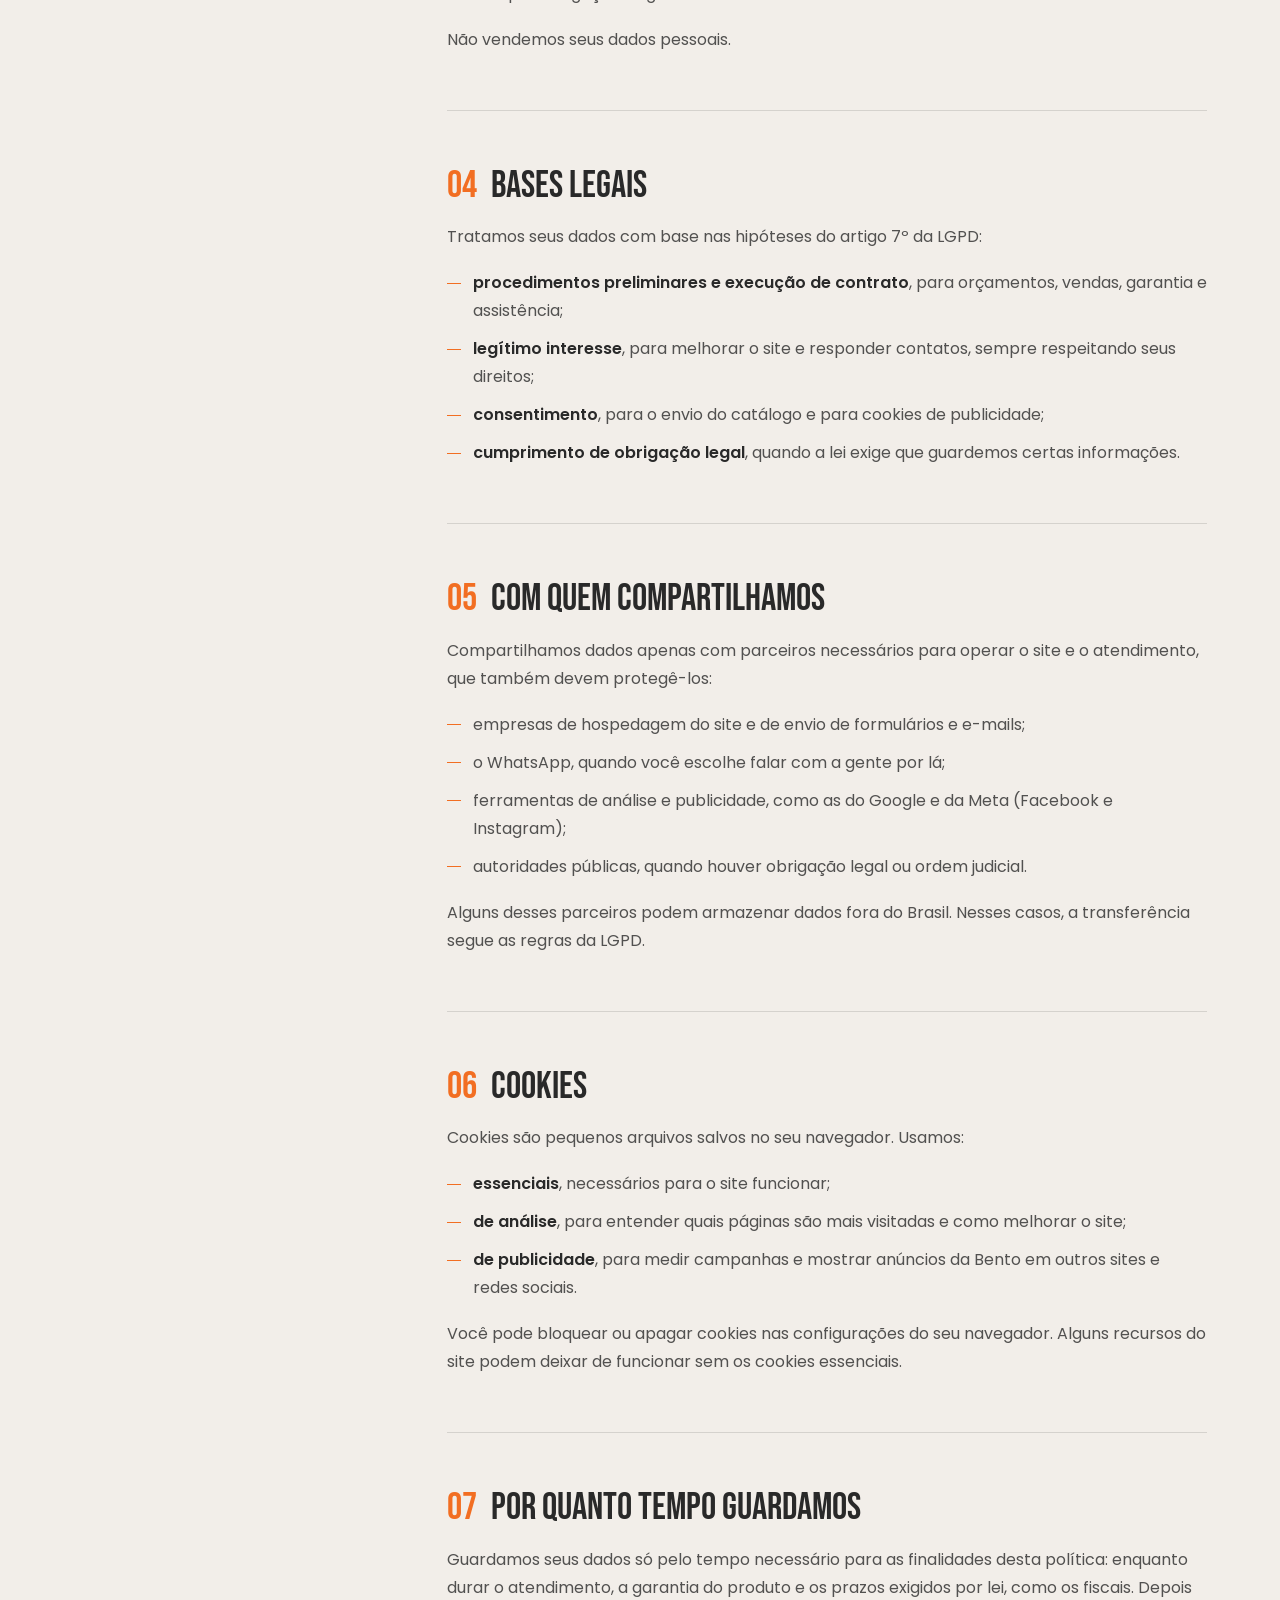
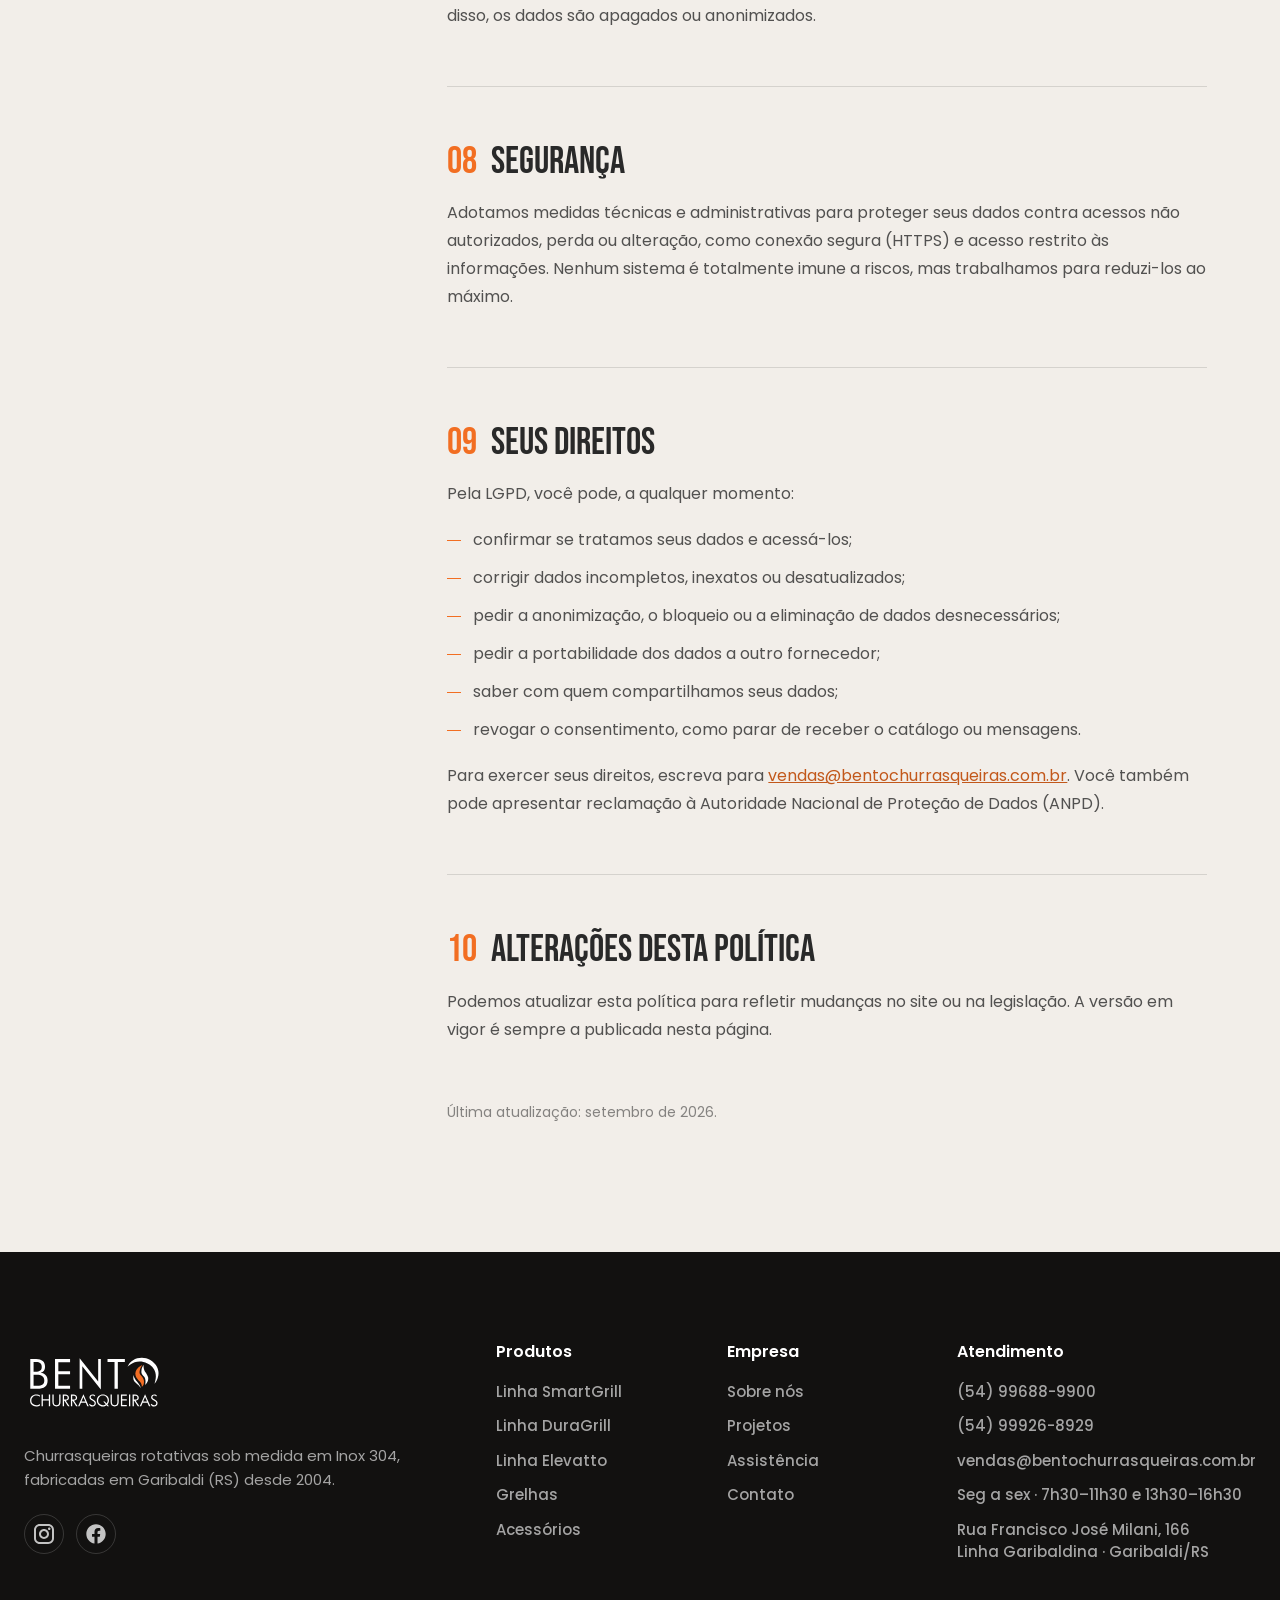
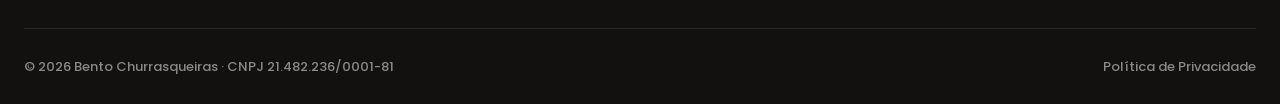
<file: politica-de-privacidade/index.html>
<!doctype html>
<html lang="pt-BR">
<head>
  <meta charset="utf-8">
  <meta name="viewport" content="width=device-width, initial-scale=1">
  <title>Política de Privacidade · Bento Churrasqueiras</title>
  <meta name="description" content="Política de Privacidade da Bento Churrasqueiras: quais dados coletamos, para que usamos, com quem compartilhamos e como exercer seus direitos pela LGPD.">
  <meta property="og:type" content="website">
  <meta property="og:site_name" content="Bento Churrasqueiras">
  <meta property="og:locale" content="pt_BR">
  <meta property="og:title" content="Política de Privacidade · Bento Churrasqueiras">
  <meta property="og:description" content="Política de Privacidade da Bento Churrasqueiras: quais dados coletamos, para que usamos, com quem compartilhamos e como exercer seus direitos pela LGPD.">
  <meta property="og:url" content="https://bento-churrasqueiras-site.vercel.app/politica-de-privacidade/">
  <meta property="og:image" content="https://bento-churrasqueiras-site.vercel.app/assets/og/home.jpg">
  <meta property="og:image:width" content="1200">
  <meta property="og:image:height" content="630">
  <meta name="twitter:card" content="summary_large_image">
  <link rel="icon" href="../assets/marca/simbolo-bento.svg" type="image/svg+xml">

  <script>document.documentElement.classList.add("js");</script>
  <link rel="preconnect" href="https://fonts.googleapis.com">
  <link rel="preconnect" href="https://fonts.gstatic.com" crossorigin>
  <link href="https://fonts.googleapis.com/css2?family=Bebas+Neue&family=Poppins:wght@400;500;600;700&display=swap" rel="stylesheet">
  <link rel="stylesheet" href="../css/estilo.css?v=1792606923">

</head>
<body>
  <a class="pular" href="#conteudo">Ir para o conteúdo</a>

  <!-- ============ HEADER (barra de vidro fixa: logo · links · WhatsApp) ============ -->
  <header class="topo" data-topo>
    <div class="container topo__barra">
      <a class="topo__logo" href="/" aria-label="Bento Churrasqueiras — página inicial">
        <img src="../assets/marca/logo-header.svg" alt="Bento Churrasqueiras" width="156" height="88">
      </a>

      <nav class="topo__nav" aria-label="Principal">
        <ul>
          <li><a href="/empresa/">Empresa</a></li>
          <li class="topo__drop">
            <button type="button" aria-expanded="false" aria-controls="drop-produtos" data-drop>
              Produtos <span class="topo__seta" aria-hidden="true"></span>
            </button>
            <div class="topo__painel" id="drop-produtos">
              <ul>
                <li><a href="/smartgrill/">SmartGrill</a></li>
                <li><a href="/duragrill/">DuraGrill</a></li>
                <li><a href="/elevatto/">Elevatto</a></li>
                <li><a href="/grelhas/">Grelhas</a></li>
                <li><a href="/acessorios/">Acessórios</a></li>
                <li class="topo__painel-todos"><a href="/produtos/">Todos os produtos</a></li>
              </ul>
            </div>
          </li>
          <li><a href="/projetos/">Projetos</a></li>
          <li><a href="/assistencia/">Assistência</a></li>
          <li><a href="/contato/">Contato</a></li>
        </ul>
      </nav>

      <a class="botao botao--wpp topo__wpp" href="https://wa.me/5554996889900?text=Ol%C3%A1!%20Vim%20pelo%20site%20e%20quero%20um%20or%C3%A7amento%20de%20churrasqueira." target="_blank" rel="noopener" data-evento="whatsapp_header">
        <img src="../assets/icones/whatsapp-branco.svg" alt="" width="20" height="20">
        <span>WhatsApp</span>
      </a>

      <!-- só no mobile: abre o menu em overlay -->
      <button class="menu-botao" type="button" aria-expanded="false" aria-controls="menu" aria-label="Abrir menu" data-menu-abrir>
        <span class="menu-botao__circulo" aria-hidden="true">
          <span></span><span></span><span></span>
        </span>
      </button>
    </div>
  </header>

  <!-- ============ MENU (overlay) ============ -->
  <div class="menu" id="menu" role="dialog" aria-modal="true" aria-label="Menu" hidden>
    <div class="menu__conteudo">
      <nav class="menu__nav" aria-label="Menu completo">
        <ul class="menu__lista">
          <li><a href="/">Home</a></li>
          <li><a href="/empresa/">Empresa</a></li>
          <li>
            <button class="menu__abre-sub" type="button" aria-expanded="false" aria-controls="submenu-produtos" data-submenu>
              Produtos <span class="menu__seta" aria-hidden="true"></span>
            </button>
            <div class="menu__sub-caixa">
            <ul class="menu__sub" id="submenu-produtos">
              <li><a href="/produtos/">Todos os produtos</a></li>
              <li><a href="/smartgrill/">SmartGrill</a></li>
              <li><a href="/duragrill/">DuraGrill</a></li>
              <li><a href="/elevatto/">Elevatto</a></li>
              <li><a href="/grelhas/">Grelhas</a></li>
              <li><a href="/acessorios/">Acessórios</a></li>
            </ul>
            </div>
          </li>
          <li><a href="/projetos/">Projetos</a></li>
          <li><a href="/assistencia/">Assistência</a></li>
          <li><a href="/contato/">Contato</a></li>
        </ul>
      </nav>
      <div class="menu__lado">
        <p class="overline overline--claro">Fale com a fábrica</p>
        <a class="botao botao--wpp" href="https://wa.me/5554996889900?text=Ol%C3%A1!%20Vim%20pelo%20site%20e%20quero%20um%20or%C3%A7amento%20de%20churrasqueira." target="_blank" rel="noopener" data-evento="whatsapp_menu">
          <img src="../assets/icones/whatsapp-branco.svg" alt="" width="20" height="20">
          <span>Pedir orçamento</span>
        </a>
        <ul class="menu__contatos">
          <li><a href="tel:+5554996889900">(54) 99688-9900</a></li>
          <li><a href="mailto:vendas@bentochurrasqueiras.com.br">vendas@bentochurrasqueiras.com.br</a></li>
          <li>Seg a sex · 7h30–11h30 · 13h30–16h30</li>
        </ul>
      </div>
    </div>
  </div>

  <main id="conteudo">

    <!-- ============ ABERTURA ============ -->
    <section class="pg-abertura pg-abertura--curta" aria-labelledby="pg-titulo">
      <span class="linhas-intro__luz" aria-hidden="true"></span>
      <div class="container pg-abertura__grade" data-revelar="carga">
        <p class="overline pg-abertura__over"><span class="linhas-intro__traco" aria-hidden="true"></span>Privacidade</p>
        <h1 class="pg-abertura__titulo" id="pg-titulo" data-linhas>Política de Privacidade</h1>
        <p class="pg-abertura__apoio">Como tratamos os seus dados pessoais, em linguagem direta.</p>
      </div>
    </section>

    <!-- ============ TEXTO (RASCUNHO baseado na LGPD: o cliente/jurídico precisa revisar antes de publicar.
         Confirmar: quais ferramentas rodam no GTM (Google Analytics? Meta Pixel?), onde os formulários guardam os dados,
         prazo de guarda, canal/encarregado de privacidade, e incluir aviso de cookies se houver publicidade) ============ -->
    <section class="legal" aria-label="Política de Privacidade">
      <div class="container legal__grade">
        <nav class="legal__indice" aria-label="Índice">
          <p>Nesta página</p>
          <ol>
              <li><a href="#quem-somos">Quem somos</a></li>
              <li><a href="#dados">Quais dados coletamos</a></li>
              <li><a href="#uso">Para que usamos</a></li>
              <li><a href="#bases">Bases legais</a></li>
              <li><a href="#compartilhamento">Com quem compartilhamos</a></li>
              <li><a href="#cookies">Cookies</a></li>
              <li><a href="#prazo">Por quanto tempo guardamos</a></li>
              <li><a href="#seguranca">Segurança</a></li>
              <li><a href="#direitos">Seus direitos</a></li>
              <li><a href="#alteracoes">Alterações desta política</a></li>
          </ol>
        </nav>
        <div class="legal__texto">
          <section id="quem-somos" aria-labelledby="quem-somos-t">
            <h2 id="quem-somos-t"><span>01</span>Quem somos</h2>
            <p>Esta política explica como a <strong>Bento Churrasqueiras</strong> (CNPJ 21.482.236/0001-81), com sede na Rua Francisco José Milani, 166, Linha Garibaldina, Garibaldi (RS), trata os dados pessoais de quem visita o site <strong>bentochurrasqueiras.com.br</strong> ou entra em contato conosco, de acordo com a Lei Geral de Proteção de Dados (Lei nº 13.709/2018, “LGPD”).</p>
          <p>Somos a controladora desses dados. Para qualquer assunto de privacidade, fale com a gente pelo e-mail <a href="mailto:vendas@bentochurrasqueiras.com.br">vendas@bentochurrasqueiras.com.br</a>.</p>
          </section>
          <section id="dados" aria-labelledby="dados-t">
            <h2 id="dados-t"><span>02</span>Quais dados coletamos</h2>
            <p><strong>Dados que você nos informa</strong>, quando preenche um formulário ou fala com a gente:</p>
          <ul>
            <li>nome, telefone ou WhatsApp e e-mail;</li>
            <li>a mensagem que você escreve, o produto de interesse e as medidas ou fotos do seu espaço;</li>
            <li>no pedido de assistência técnica, a descrição do problema e as fotos do defeito;</li>
            <li>no pedido do catálogo, o número de WhatsApp para onde enviamos o arquivo.</li>
          </ul>
          <p><strong>Dados de navegação</strong>, coletados automaticamente: endereço IP, tipo de navegador e dispositivo, páginas visitadas, tempo de visita e a origem do acesso (por exemplo, um anúncio ou uma busca). Esses dados são coletados por cookies e tecnologias semelhantes, explicados na seção 6.</p>
          </section>
          <section id="uso" aria-labelledby="uso-t">
            <h2 id="uso-t"><span>03</span>Para que usamos</h2>
            <ul>
            <li>responder dúvidas, preparar orçamentos e indicar o modelo certo para o seu espaço;</li>
            <li>enviar o catálogo que você pediu;</li>
            <li>atender pedidos de assistência técnica e garantia;</li>
            <li>entender como o site é usado e melhorar a navegação;</li>
            <li>medir o resultado das nossas campanhas e mostrar anúncios mais relevantes;</li>
            <li>cumprir obrigações legais e fiscais.</li>
          </ul>
          <p>Não vendemos seus dados pessoais.</p>
          </section>
          <section id="bases" aria-labelledby="bases-t">
            <h2 id="bases-t"><span>04</span>Bases legais</h2>
            <p>Tratamos seus dados com base nas hipóteses do artigo 7º da LGPD:</p>
          <ul>
            <li><strong>procedimentos preliminares e execução de contrato</strong>, para orçamentos, vendas, garantia e assistência;</li>
            <li><strong>legítimo interesse</strong>, para melhorar o site e responder contatos, sempre respeitando seus direitos;</li>
            <li><strong>consentimento</strong>, para o envio do catálogo e para cookies de publicidade;</li>
            <li><strong>cumprimento de obrigação legal</strong>, quando a lei exige que guardemos certas informações.</li>
          </ul>
          </section>
          <section id="compartilhamento" aria-labelledby="compartilhamento-t">
            <h2 id="compartilhamento-t"><span>05</span>Com quem compartilhamos</h2>
            <p>Compartilhamos dados apenas com parceiros necessários para operar o site e o atendimento, que também devem protegê-los:</p>
          <ul>
            <li>empresas de hospedagem do site e de envio de formulários e e-mails;</li>
            <li>o WhatsApp, quando você escolhe falar com a gente por lá;</li>
            <li>ferramentas de análise e publicidade, como as do Google e da Meta (Facebook e Instagram);</li>
            <li>autoridades públicas, quando houver obrigação legal ou ordem judicial.</li>
          </ul>
          <p>Alguns desses parceiros podem armazenar dados fora do Brasil. Nesses casos, a transferência segue as regras da LGPD.</p>
          </section>
          <section id="cookies" aria-labelledby="cookies-t">
            <h2 id="cookies-t"><span>06</span>Cookies</h2>
            <p>Cookies são pequenos arquivos salvos no seu navegador. Usamos:</p>
          <ul>
            <li><strong>essenciais</strong>, necessários para o site funcionar;</li>
            <li><strong>de análise</strong>, para entender quais páginas são mais visitadas e como melhorar o site;</li>
            <li><strong>de publicidade</strong>, para medir campanhas e mostrar anúncios da Bento em outros sites e redes sociais.</li>
          </ul>
          <p>Você pode bloquear ou apagar cookies nas configurações do seu navegador. Alguns recursos do site podem deixar de funcionar sem os cookies essenciais.</p>
          </section>
          <section id="prazo" aria-labelledby="prazo-t">
            <h2 id="prazo-t"><span>07</span>Por quanto tempo guardamos</h2>
            <p>Guardamos seus dados só pelo tempo necessário para as finalidades desta política: enquanto durar o atendimento, a garantia do produto e os prazos exigidos por lei, como os fiscais. Depois disso, os dados são apagados ou anonimizados.</p>
          </section>
          <section id="seguranca" aria-labelledby="seguranca-t">
            <h2 id="seguranca-t"><span>08</span>Segurança</h2>
            <p>Adotamos medidas técnicas e administrativas para proteger seus dados contra acessos não autorizados, perda ou alteração, como conexão segura (HTTPS) e acesso restrito às informações. Nenhum sistema é totalmente imune a riscos, mas trabalhamos para reduzi-los ao máximo.</p>
          </section>
          <section id="direitos" aria-labelledby="direitos-t">
            <h2 id="direitos-t"><span>09</span>Seus direitos</h2>
            <p>Pela LGPD, você pode, a qualquer momento:</p>
          <ul>
            <li>confirmar se tratamos seus dados e acessá-los;</li>
            <li>corrigir dados incompletos, inexatos ou desatualizados;</li>
            <li>pedir a anonimização, o bloqueio ou a eliminação de dados desnecessários;</li>
            <li>pedir a portabilidade dos dados a outro fornecedor;</li>
            <li>saber com quem compartilhamos seus dados;</li>
            <li>revogar o consentimento, como parar de receber o catálogo ou mensagens.</li>
          </ul>
          <p>Para exercer seus direitos, escreva para <a href="mailto:vendas@bentochurrasqueiras.com.br">vendas@bentochurrasqueiras.com.br</a>. Você também pode apresentar reclamação à Autoridade Nacional de Proteção de Dados (ANPD).</p>
          </section>
          <section id="alteracoes" aria-labelledby="alteracoes-t">
            <h2 id="alteracoes-t"><span>10</span>Alterações desta política</h2>
            <p>Podemos atualizar esta política para refletir mudanças no site ou na legislação. A versão em vigor é sempre a publicada nesta página.</p>
          <p class="legal__data">Última atualização: setembro de 2026.</p>
          </section>
        </div>
      </div>
    </section>

  </main>

  <!-- ============ RODAPÉ ============ -->
  <footer class="rodape">
    <div class="container">
      <div class="rodape__topo">
        <div class="rodape__marca">
          <a href="/" aria-label="Bento Churrasqueiras — página inicial">
            <img src="../assets/marca/logo-footer.svg" alt="Bento Churrasqueiras" width="142" height="80" loading="lazy">
          </a>
          <p>Churrasqueiras rotativas sob medida em Inox 304, fabricadas em Garibaldi (RS) desde 2004.</p>
          <ul class="rodape__redes">
            <li><a href="https://www.instagram.com/bentochurrasqueiras/" target="_blank" rel="noopener" aria-label="Instagram"><img src="../assets/icones/instagram.svg" alt="" width="20" height="20"></a></li>
            <li><a href="https://www.facebook.com/BentoChurrasqueiras/" target="_blank" rel="noopener" aria-label="Facebook"><img src="../assets/icones/facebook.svg" alt="" width="20" height="20"></a></li>
          </ul>
        </div>

        <div class="rodape__colunas">
          <nav class="rodape__col" aria-labelledby="rod-produtos">
            <h2 id="rod-produtos">Produtos</h2>
            <ul>
              <li><a href="/smartgrill/">Linha SmartGrill</a></li>
              <li><a href="/duragrill/">Linha DuraGrill</a></li>
              <li><a href="/elevatto/">Linha Elevatto</a></li>
              <li><a href="/grelhas/">Grelhas</a></li>
              <li><a href="/acessorios/">Acessórios</a></li>
            </ul>
          </nav>
          <nav class="rodape__col" aria-labelledby="rod-empresa">
            <h2 id="rod-empresa">Empresa</h2>
            <ul>
              <li><a href="/empresa/">Sobre nós</a></li>
              <li><a href="/projetos/">Projetos</a></li>
              <li><a href="/assistencia/">Assistência</a></li>
              <li><a href="/contato/">Contato</a></li>
            </ul>
          </nav>
          <div class="rodape__col">
            <h2>Atendimento</h2>
            <ul>
              <li><a href="https://wa.me/5554996889900" target="_blank" rel="noopener" data-evento="whatsapp_rodape">(54) 99688-9900</a></li>
              <!-- TODO cliente: confirmar se este 2º número está ativo -->
              <li><a href="https://wa.me/5554999268929" target="_blank" rel="noopener" data-evento="whatsapp_rodape_2">(54) 99926-8929</a></li>
              <li><a href="mailto:vendas@bentochurrasqueiras.com.br">vendas@bentochurrasqueiras.com.br</a></li>
              <li>Seg a sex · 7h30–11h30 e 13h30–16h30</li>
              <li><a href="https://www.google.com/maps/search/?api=1&amp;query=Rua+Francisco+Jos%C3%A9+Milani+166+Garibaldi+RS" target="_blank" rel="noopener">Rua Francisco José Milani, 166<br>Linha Garibaldina · Garibaldi/RS</a></li>
            </ul>
          </div>
        </div>
      </div>

      <div class="rodape__base">
        <p>© <span data-ano>2026</span> Bento Churrasqueiras · CNPJ 21.482.236/0001-81</p>
        <ul class="rodape__legal">
          <li><a href="/politica-de-privacidade/">Política de Privacidade</a></li>
        </ul>
      </div>
    </div>
  </footer>

  <!-- WhatsApp flutuante (aparece depois do hero) -->
  <a class="wpp-flutuante" href="https://wa.me/5554996889900?text=Ol%C3%A1!%20Vim%20pelo%20site%20e%20quero%20um%20or%C3%A7amento%20de%20churrasqueira." target="_blank" rel="noopener" aria-label="Pedir orçamento no WhatsApp" data-evento="whatsapp_flutuante">
    <img src="../assets/icones/whatsapp-branco.svg" alt="" width="28" height="28">
  </a>

  <script src="../js/lenis.min.js?v=1.3.26" defer></script>
  <script src="../js/main.js?v=1790700005" defer></script>
</body>
</html>
</file>
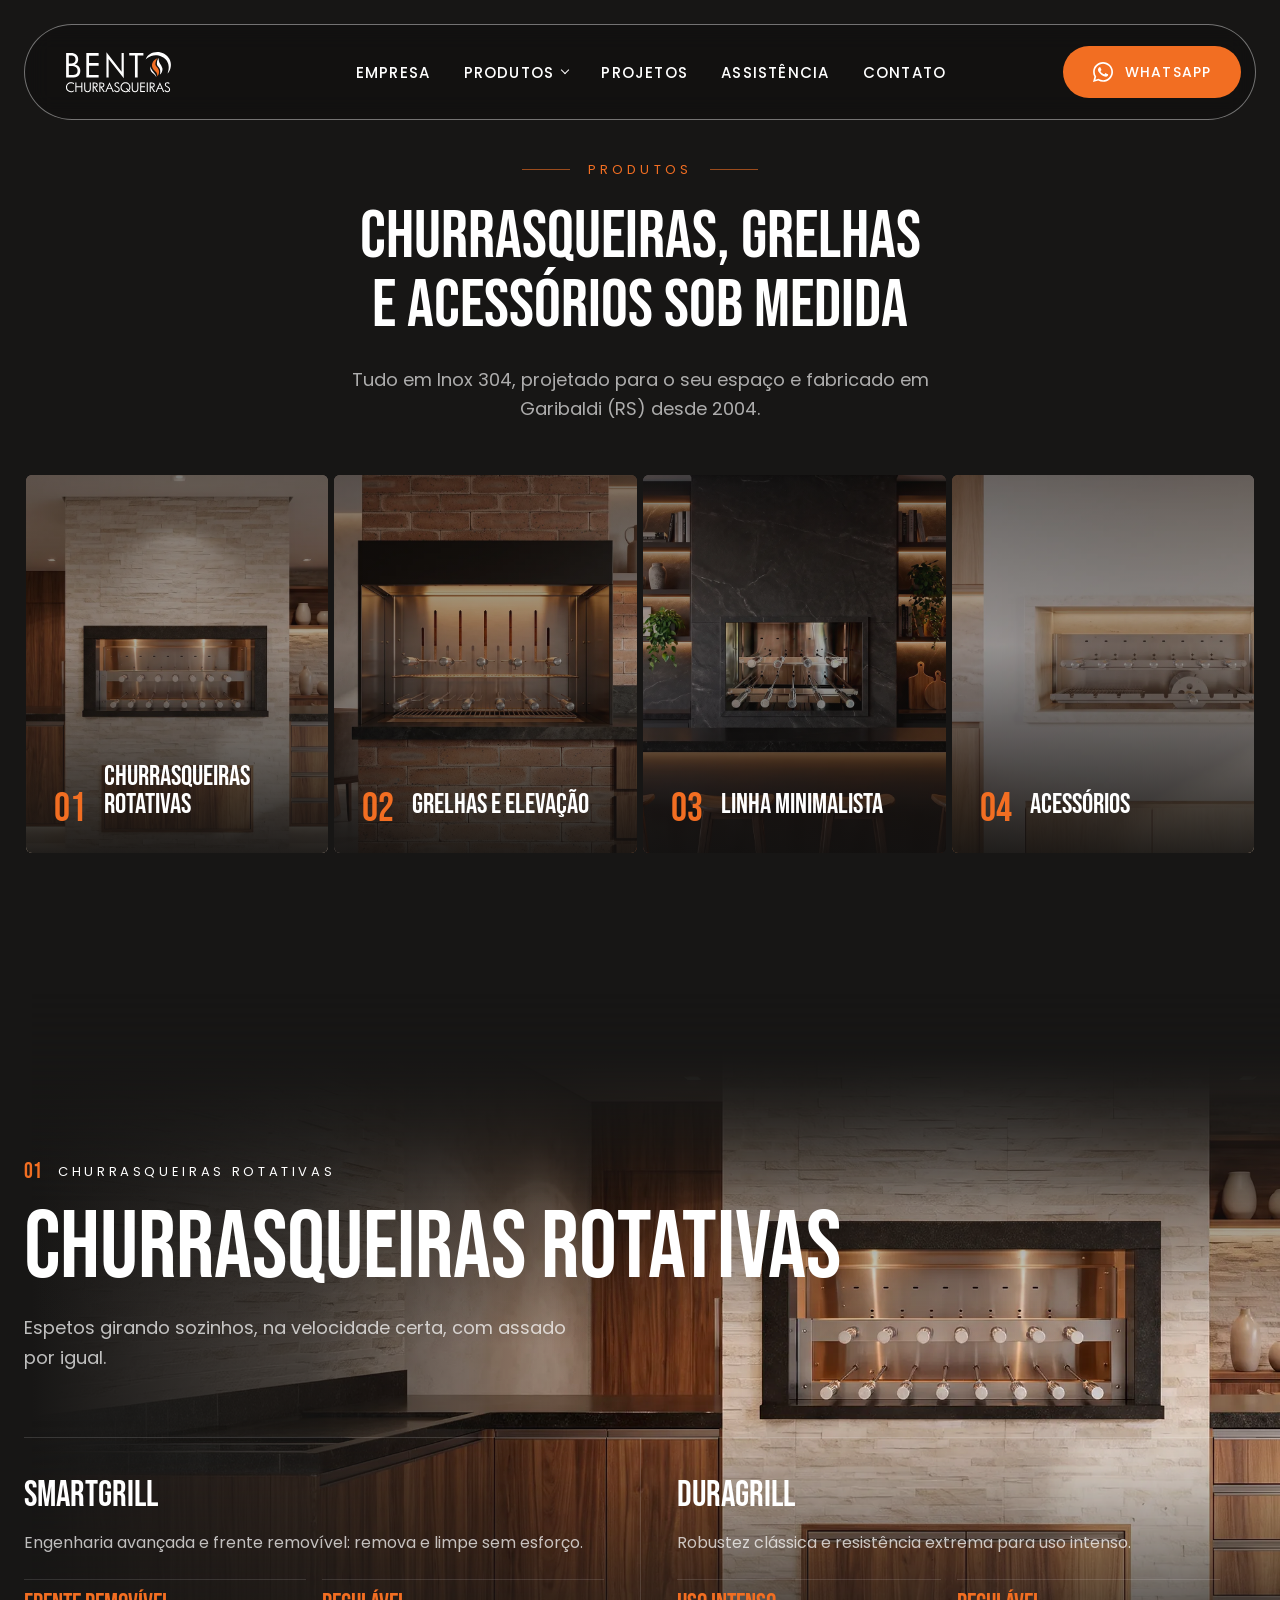
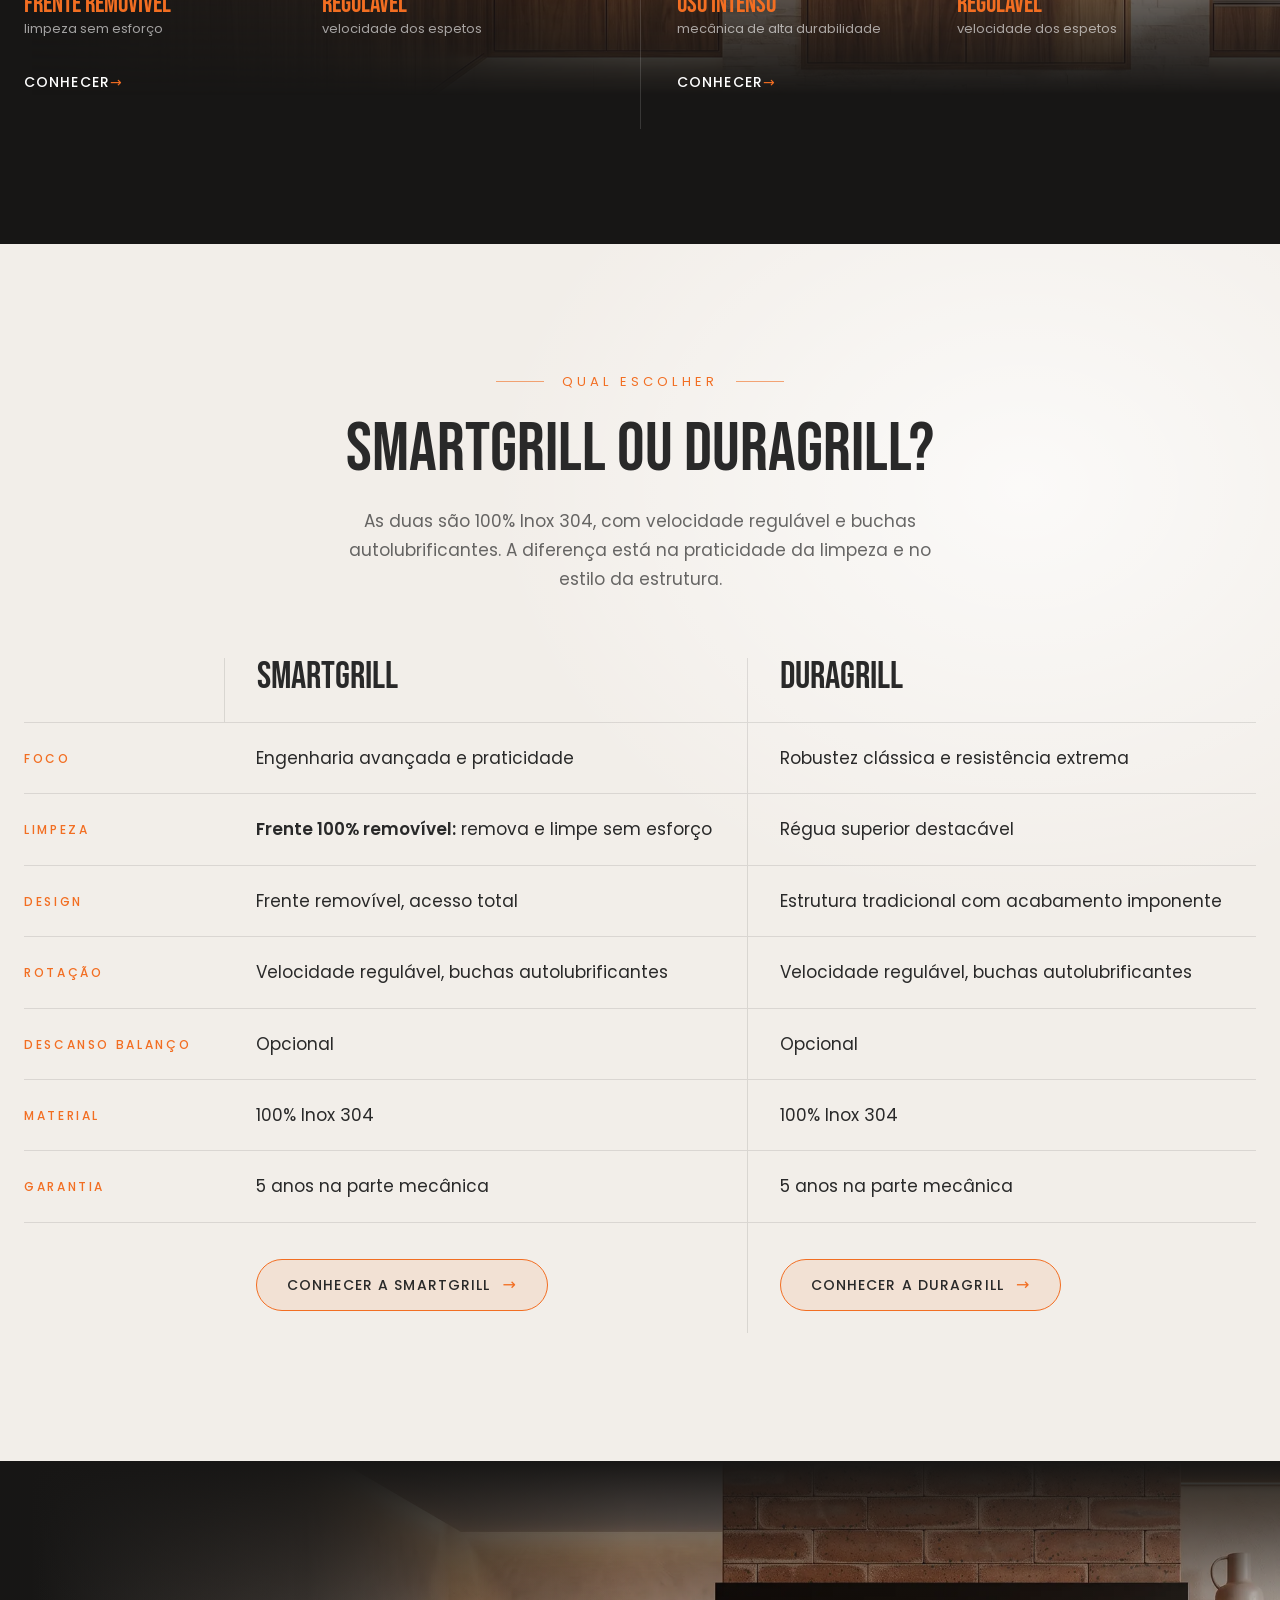
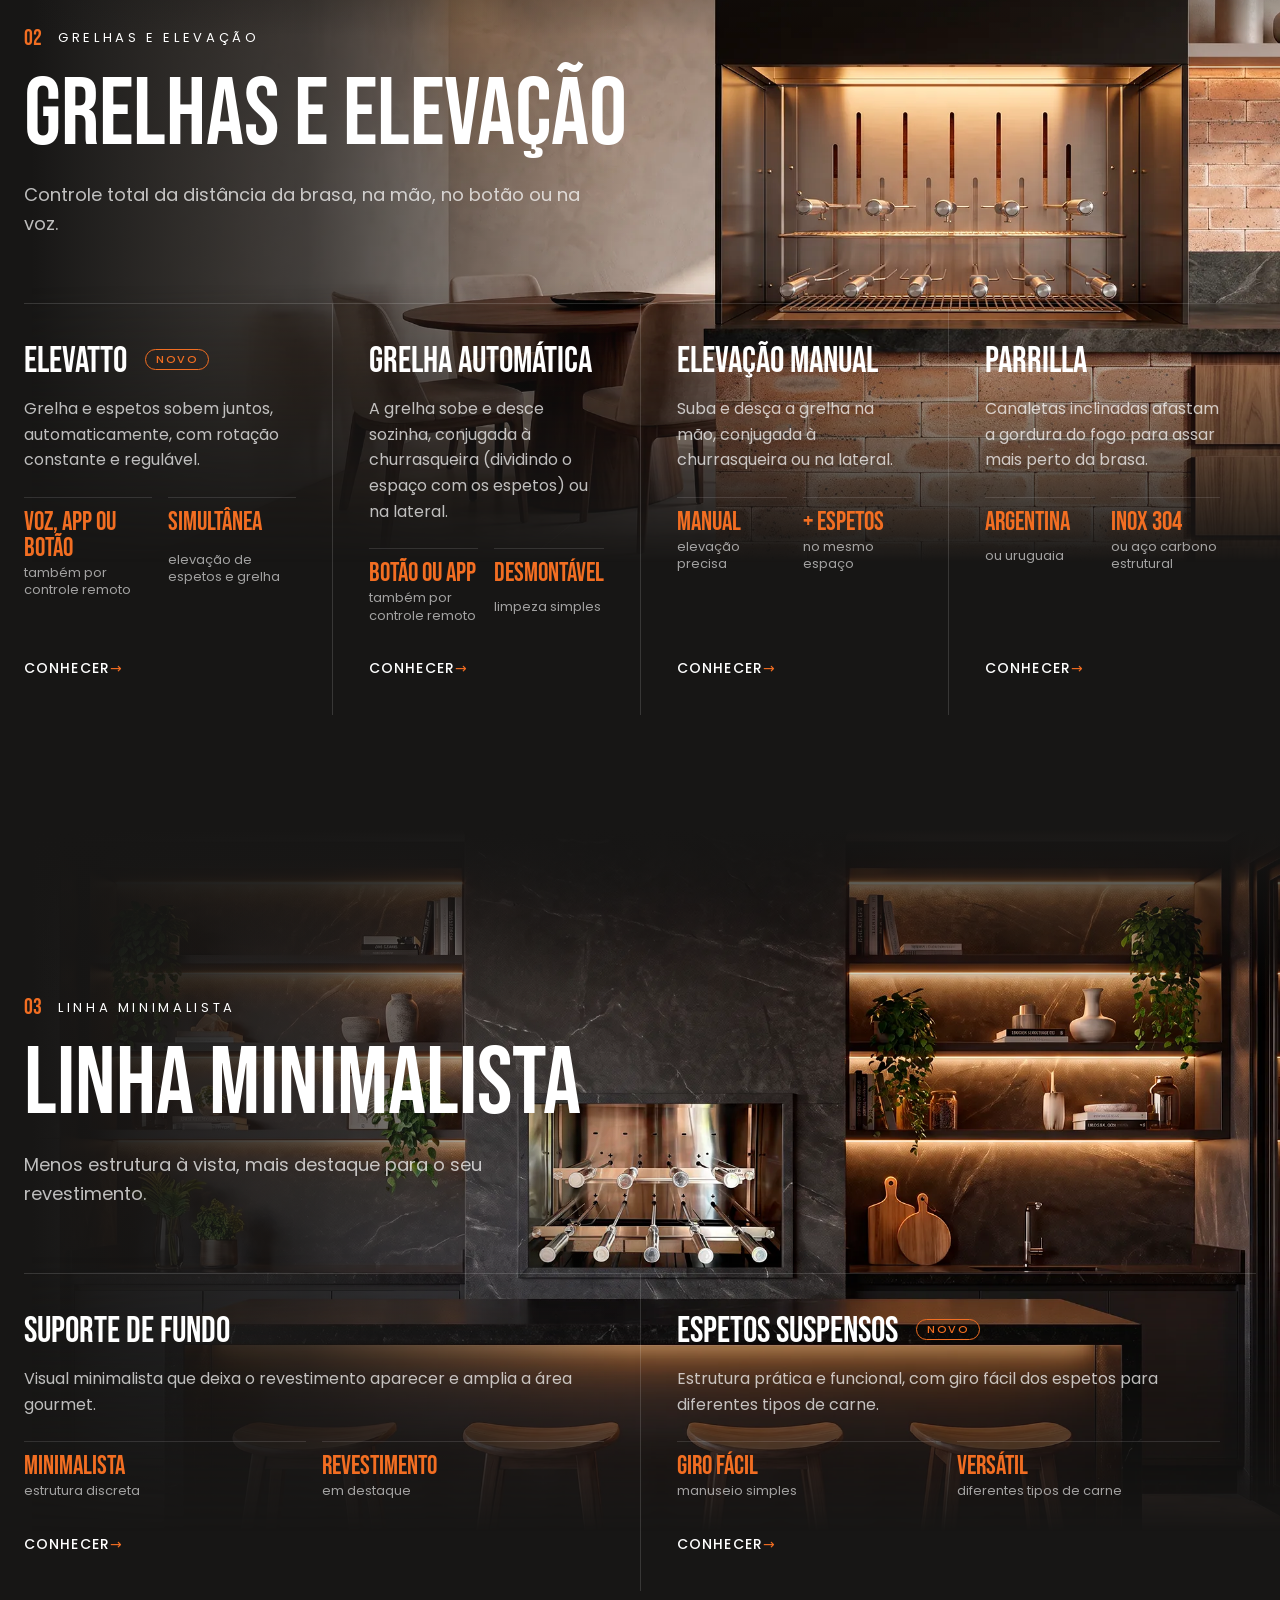
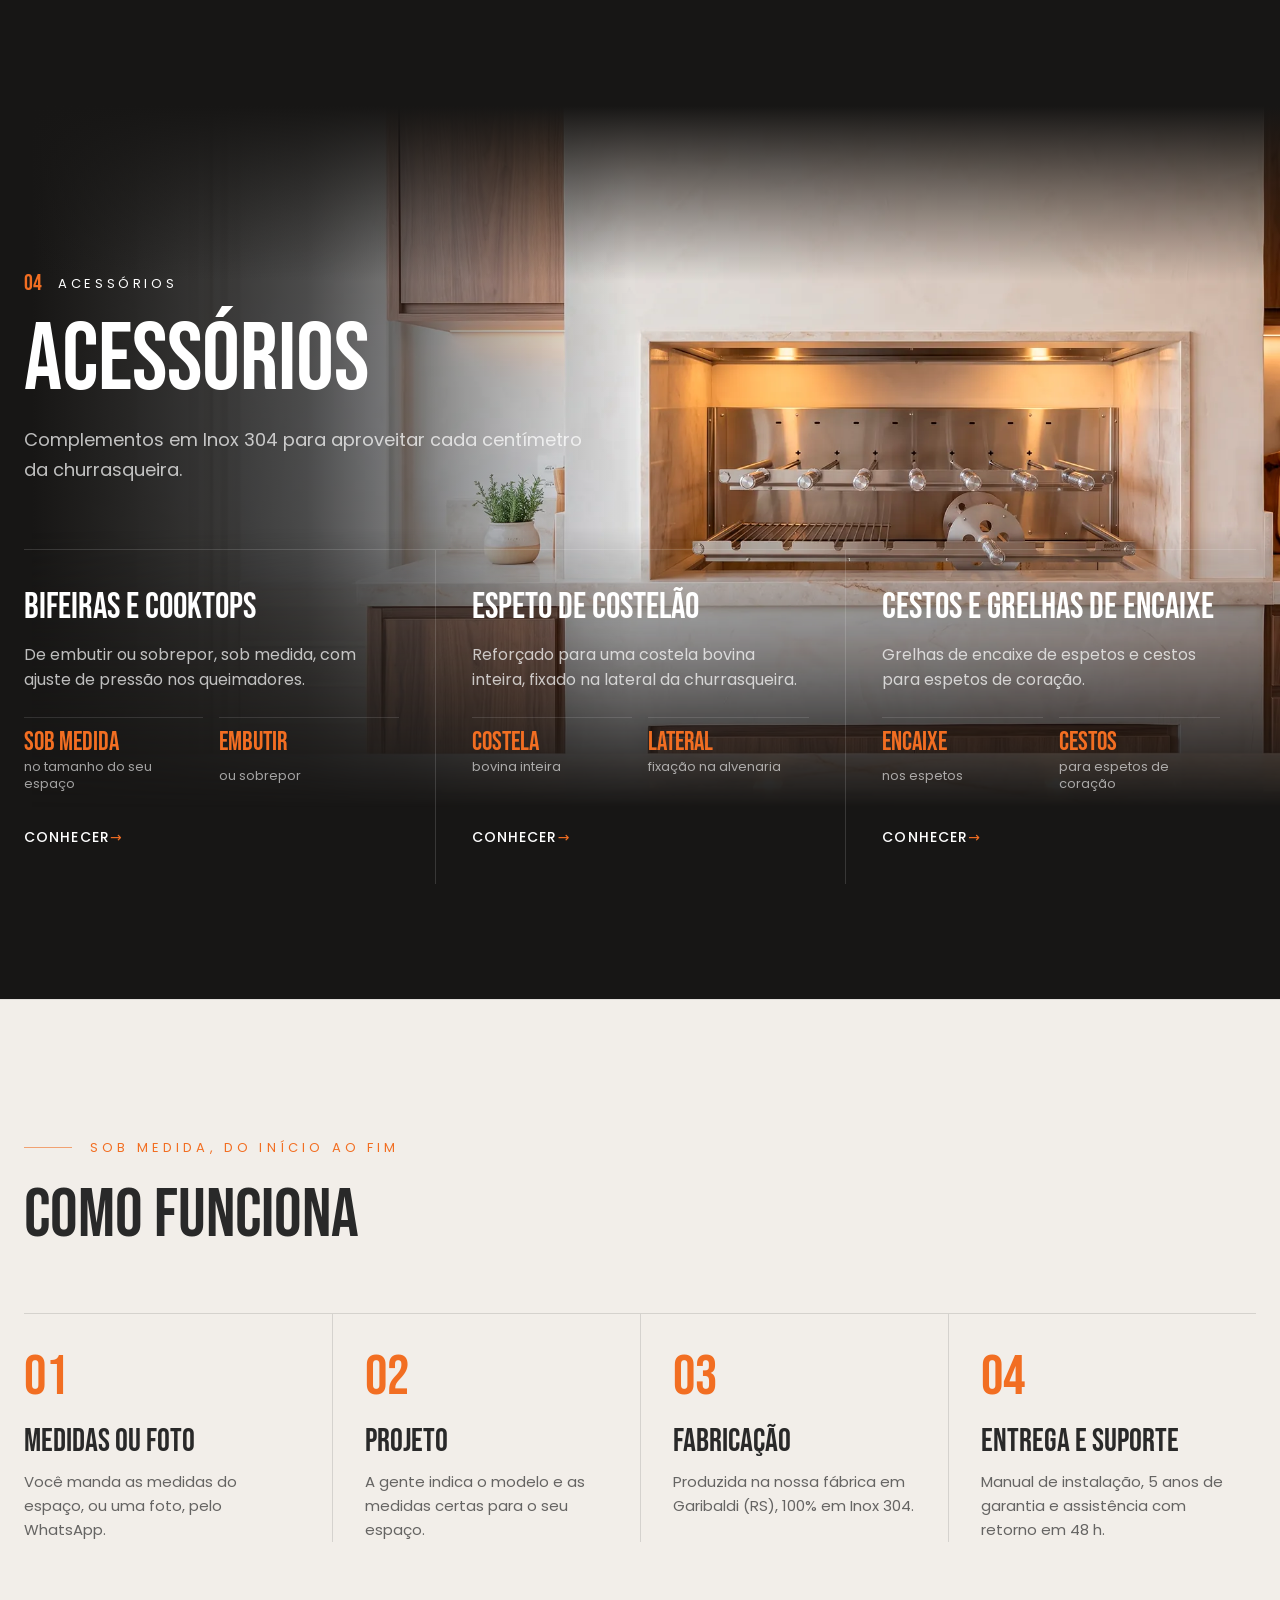
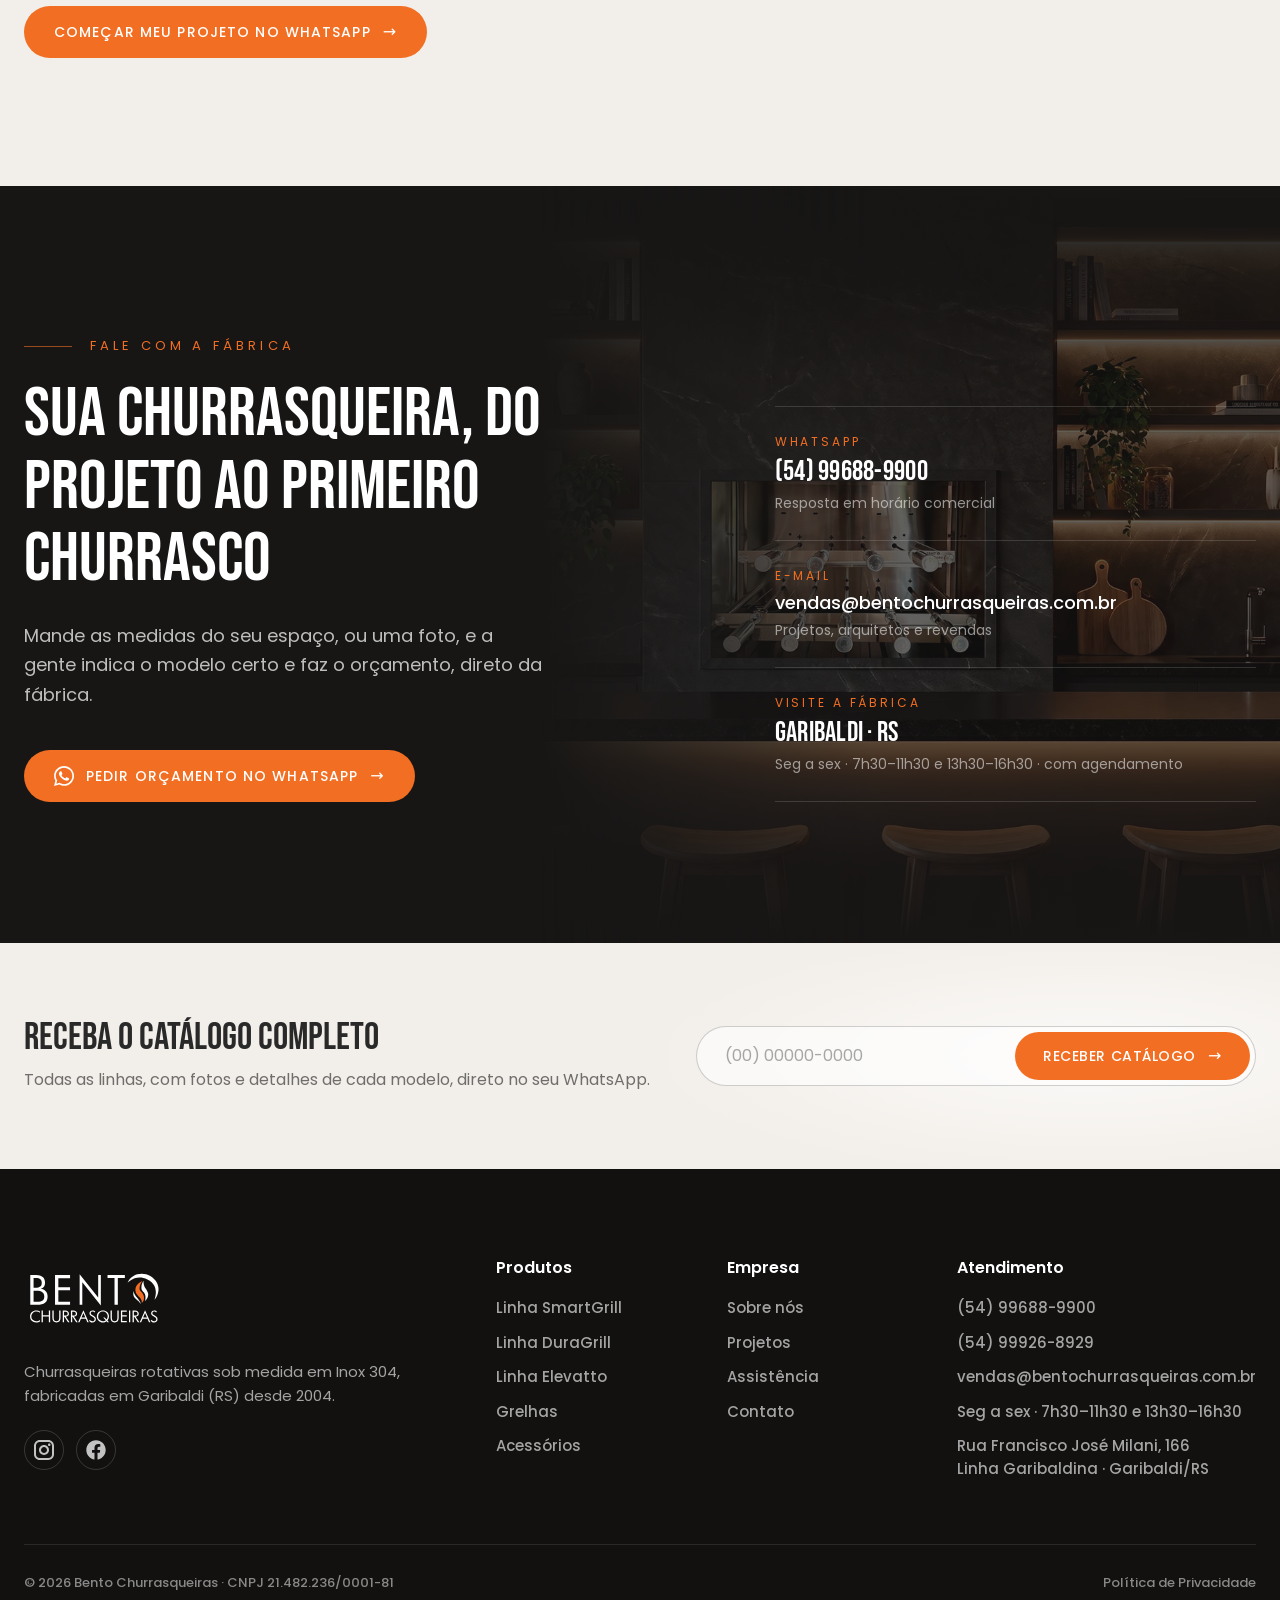
<file: produtos/index.html>
<!doctype html>
<html lang="pt-BR">
<head>
  <meta charset="utf-8">
  <meta name="viewport" content="width=device-width, initial-scale=1">
  <title>Produtos em Inox 304 sob medida · Bento Churrasqueiras</title>
  <meta name="description" content="Churrasqueiras rotativas SmartGrill e DuraGrill, Elevatto, grelhas, linha minimalista e acessórios em Inox 304, sob medida, direto da fábrica em Garibaldi (RS).">
  <meta property="og:type" content="website">
  <meta property="og:site_name" content="Bento Churrasqueiras">
  <meta property="og:locale" content="pt_BR">
  <meta property="og:title" content="Produtos em Inox 304 sob medida · Bento Churrasqueiras">
  <meta property="og:description" content="Churrasqueiras rotativas SmartGrill e DuraGrill, Elevatto, grelhas, linha minimalista e acessórios em Inox 304, sob medida, direto da fábrica em Garibaldi (RS).">
  <meta property="og:url" content="https://bento-churrasqueiras-site.vercel.app/produtos/">
  <meta property="og:image" content="https://bento-churrasqueiras-site.vercel.app/assets/og/produtos.jpg">
  <meta property="og:image:width" content="1200">
  <meta property="og:image:height" content="630">
  <meta name="twitter:card" content="summary_large_image">
  <link rel="icon" href="../assets/marca/simbolo-bento.svg" type="image/svg+xml">

  <script>document.documentElement.classList.add("js");</script>
  <link rel="preconnect" href="https://fonts.googleapis.com">
  <link rel="preconnect" href="https://fonts.gstatic.com" crossorigin>
  <link href="https://fonts.googleapis.com/css2?family=Bebas+Neue&family=Poppins:wght@400;500;600;700&display=swap" rel="stylesheet">
  <link rel="stylesheet" href="../css/estilo.css?v=1792606923">

</head>
<body>
  <a class="pular" href="#conteudo">Ir para o conteúdo</a>

  <!-- ============ HEADER (barra de vidro fixa: logo · links · WhatsApp) ============ -->
  <header class="topo" data-topo>
    <div class="container topo__barra">
      <a class="topo__logo" href="/" aria-label="Bento Churrasqueiras — página inicial">
        <img src="../assets/marca/logo-header.svg" alt="Bento Churrasqueiras" width="156" height="88">
      </a>

      <nav class="topo__nav" aria-label="Principal">
        <ul>
          <li><a href="/empresa/">Empresa</a></li>
          <li class="topo__drop">
            <button type="button" aria-expanded="false" aria-controls="drop-produtos" data-drop>
              Produtos <span class="topo__seta" aria-hidden="true"></span>
            </button>
            <div class="topo__painel" id="drop-produtos">
              <ul>
                <li><a href="/smartgrill/">SmartGrill</a></li>
                <li><a href="/duragrill/">DuraGrill</a></li>
                <li><a href="/elevatto/">Elevatto</a></li>
                <li><a href="/grelhas/">Grelhas</a></li>
                <li><a href="/acessorios/">Acessórios</a></li>
                <li class="topo__painel-todos"><a href="/produtos/">Todos os produtos</a></li>
              </ul>
            </div>
          </li>
          <li><a href="/projetos/">Projetos</a></li>
          <li><a href="/assistencia/">Assistência</a></li>
          <li><a href="/contato/">Contato</a></li>
        </ul>
      </nav>

      <a class="botao botao--wpp topo__wpp" href="https://wa.me/5554996889900?text=Ol%C3%A1!%20Vim%20pelo%20site%20e%20quero%20um%20or%C3%A7amento%20de%20churrasqueira." target="_blank" rel="noopener" data-evento="whatsapp_header">
        <img src="../assets/icones/whatsapp-branco.svg" alt="" width="20" height="20">
        <span>WhatsApp</span>
      </a>

      <!-- só no mobile: abre o menu em overlay -->
      <button class="menu-botao" type="button" aria-expanded="false" aria-controls="menu" aria-label="Abrir menu" data-menu-abrir>
        <span class="menu-botao__circulo" aria-hidden="true">
          <span></span><span></span><span></span>
        </span>
      </button>
    </div>
  </header>

  <!-- ============ MENU (overlay) ============ -->
  <div class="menu" id="menu" role="dialog" aria-modal="true" aria-label="Menu" hidden>
    <div class="menu__conteudo">
      <nav class="menu__nav" aria-label="Menu completo">
        <ul class="menu__lista">
          <li><a href="/">Home</a></li>
          <li><a href="/empresa/">Empresa</a></li>
          <li>
            <button class="menu__abre-sub" type="button" aria-expanded="false" aria-controls="submenu-produtos" data-submenu>
              Produtos <span class="menu__seta" aria-hidden="true"></span>
            </button>
            <div class="menu__sub-caixa">
            <ul class="menu__sub" id="submenu-produtos">
              <li><a href="/produtos/">Todos os produtos</a></li>
              <li><a href="/smartgrill/">SmartGrill</a></li>
              <li><a href="/duragrill/">DuraGrill</a></li>
              <li><a href="/elevatto/">Elevatto</a></li>
              <li><a href="/grelhas/">Grelhas</a></li>
              <li><a href="/acessorios/">Acessórios</a></li>
            </ul>
            </div>
          </li>
          <li><a href="/projetos/">Projetos</a></li>
          <li><a href="/assistencia/">Assistência</a></li>
          <li><a href="/contato/">Contato</a></li>
        </ul>
      </nav>
      <div class="menu__lado">
        <p class="overline overline--claro">Fale com a fábrica</p>
        <a class="botao botao--wpp" href="https://wa.me/5554996889900?text=Ol%C3%A1!%20Vim%20pelo%20site%20e%20quero%20um%20or%C3%A7amento%20de%20churrasqueira." target="_blank" rel="noopener" data-evento="whatsapp_menu">
          <img src="../assets/icones/whatsapp-branco.svg" alt="" width="20" height="20">
          <span>Pedir orçamento</span>
        </a>
        <ul class="menu__contatos">
          <li><a href="tel:+5554996889900">(54) 99688-9900</a></li>
          <li><a href="mailto:vendas@bentochurrasqueiras.com.br">vendas@bentochurrasqueiras.com.br</a></li>
          <li>Seg a sex · 7h30–11h30 · 13h30–16h30</li>
        </ul>
      </div>
    </div>
  </div>

  <main id="conteudo">

    <!-- ============ ABERTURA ============ -->
    <section class="pg-abertura" aria-labelledby="pg-titulo">
      <span class="linhas-intro__luz" aria-hidden="true"></span>
      <div class="container pg-abertura__grade" data-revelar="carga">
        <p class="overline pg-abertura__over"><span class="linhas-intro__traco" aria-hidden="true"></span>Produtos</p>
        <h1 class="pg-abertura__titulo" id="pg-titulo" data-linhas>Churrasqueiras, grelhas e acessórios sob medida</h1>
        <p class="pg-abertura__apoio">Tudo em Inox 304, projetado para o seu espaço e fabricado em Garibaldi (RS) desde 2004.</p>
      </div>
      <!-- vitrine de famílias (acordeão): acrescente uma faixa quando entrar uma família nova -->
      <nav class="faixas" aria-label="Famílias de produto">
        <a class="faixa" href="#rotativas" style="background-image: url('../assets/img/duragrill/cena-duragrill.webp')">
          <span class="faixa__num">01</span>
          <span class="faixa__texto"><strong>Churrasqueiras rotativas</strong><small>SmartGrill · DuraGrill</small></span>
        </a>
        <a class="faixa" href="#elevacao" style="background-image: url('../assets/img/elevatto/cena-elevatto.webp')">
          <span class="faixa__num">02</span>
          <span class="faixa__texto"><strong>Grelhas e elevação</strong><small>Elevatto · Automática · Manual · Parrilla</small></span>
        </a>
        <a class="faixa" href="#minimalista" style="background-image: url('../assets/img/ambiente-exemplo-2.webp')">
          <span class="faixa__num">03</span>
          <span class="faixa__texto"><strong>Linha minimalista</strong><small>Suporte de fundo · Espetos suspensos</small></span>
        </a>
        <a class="faixa" href="#acessorios" style="background-image: url('../assets/img/acessorios/cena-acessorios.webp')">
          <span class="faixa__num">04</span>
          <span class="faixa__texto"><strong>Acessórios</strong><small>Bifeiras · Costelão · Cestos</small></span>
        </a>
      </nav>
    </section>

    <!-- ============ CAPÍTULO: CHURRASQUEIRAS ROTATIVAS (bloco reutilizável: copie para uma família nova) ============ -->
    <section class="familia" id="rotativas" aria-labelledby="rotativas-titulo">
      <div class="familia__cena" style="background-image: url('../assets/img/duragrill/hero-duragrill.webp')" aria-hidden="true"></div>
      <div class="container familia__cabeca" data-revelar="scroll">
        <p class="overline familia__over"><span class="familia__num">01</span>Churrasqueiras rotativas</p>
        <h2 class="familia__titulo" id="rotativas-titulo" data-linhas>Churrasqueiras rotativas</h2>
        <p class="familia__frase">Espetos girando sozinhos, na velocidade certa, com assado por igual.</p>
      </div>
      <div class="container">
        <ul class="fichas" data-revelar="scroll" data-qtd="2">
            <li class="ficha">
              <h3 class="ficha__nome"><a href="/smartgrill/">SmartGrill</a></h3>
              <p class="ficha__resumo">Engenharia avançada e frente removível: remova e limpe sem esforço.</p>
              <ul class="ficha__specs">
                <li><strong>Frente removível</strong><span>limpeza sem esforço</span></li>
                <li><strong>Regulável</strong><span>velocidade dos espetos</span></li>
              </ul>
              <span class="ficha__link" aria-hidden="true">Conhecer</span>
            </li>
            <li class="ficha">
              <h3 class="ficha__nome"><a href="/duragrill/">DuraGrill</a></h3>
              <p class="ficha__resumo">Robustez clássica e resistência extrema para uso intenso.</p>
              <ul class="ficha__specs">
                <li><strong>Uso intenso</strong><span>mecânica de alta durabilidade</span></li>
                <li><strong>Regulável</strong><span>velocidade dos espetos</span></li>
              </ul>
              <span class="ficha__link" aria-hidden="true">Conhecer</span>
            </li>
        </ul>
      </div>
    </section>

    <!-- ============ COMPARATIVO (só em famílias com 2+ modelos; uma coluna por modelo) ============ -->
    <section class="comparativo" aria-labelledby="comp-rotativas-titulo">
      <div class="container">
        <div class="comparativo__cabeca" data-revelar="scroll">
          <p class="overline comparativo__over"><span class="comparativo__traco" aria-hidden="true"></span>Qual escolher</p>
          <h2 class="comparativo__titulo" id="comp-rotativas-titulo" data-linhas>SmartGrill ou DuraGrill?</h2>
          <p class="comparativo__apoio">As duas são 100% Inox 304, com velocidade regulável e buchas autolubrificantes. A diferença está na praticidade da limpeza e no estilo da estrutura.</p>
        </div>
        <div class="tabela" role="region" aria-label="Comparativo SmartGrill e DuraGrill" tabindex="0">
          <table>
            <thead>
              <tr>
                <th scope="col"><span class="visually-hidden">Característica</span></th>
                <th scope="col">SmartGrill</th>
                <th scope="col">DuraGrill</th>
              </tr>
            </thead>
            <tbody>
              <tr><th scope="row">Foco</th><td>Engenharia avançada e praticidade</td><td>Robustez clássica e resistência extrema</td></tr>
              <tr><th scope="row">Limpeza</th><td><strong>Frente 100% removível:</strong> remova e limpe sem esforço</td><td>Régua superior destacável</td></tr>
              <tr><th scope="row">Design</th><td>Frente removível, acesso total</td><td>Estrutura tradicional com acabamento imponente</td></tr>
              <tr><th scope="row">Rotação</th><td>Velocidade regulável, buchas autolubrificantes</td><td>Velocidade regulável, buchas autolubrificantes</td></tr>
              <tr><th scope="row">Descanso balanço</th><td>Opcional</td><td>Opcional</td></tr>
              <tr><th scope="row">Material</th><td>100% Inox 304</td><td>100% Inox 304</td></tr>
              <tr><th scope="row">Garantia</th><td>5 anos na parte mecânica</td><td>5 anos na parte mecânica</td></tr>
            </tbody>
            <tfoot>
              <tr>
                <th scope="row"><span class="visually-hidden">Saiba mais</span></th>
                <td><a class="botao botao--sec" href="/smartgrill/"><span>Conhecer<span class="so-desktop"> a SmartGrill</span></span></a></td>
                <td><a class="botao botao--sec" href="/duragrill/"><span>Conhecer<span class="so-desktop"> a DuraGrill</span></span></a></td>
              </tr>
            </tfoot>
          </table>
        </div>
      </div>
    </section>

    <!-- ============ CAPÍTULO: GRELHAS E ELEVAÇÃO (bloco reutilizável: copie para uma família nova) ============ -->
    <section class="familia" id="elevacao" aria-labelledby="elevacao-titulo">
      <div class="familia__cena" style="background-image: url('../assets/img/elevatto/hero-elevatto.webp')" aria-hidden="true"></div>
      <div class="container familia__cabeca" data-revelar="scroll">
        <p class="overline familia__over"><span class="familia__num">02</span>Grelhas e elevação</p>
        <h2 class="familia__titulo" id="elevacao-titulo" data-linhas>Grelhas e elevação</h2>
        <p class="familia__frase">Controle total da distância da brasa, na mão, no botão ou na voz.</p>
      </div>
      <div class="container">
        <ul class="fichas" data-revelar="scroll" data-qtd="4">
            <li class="ficha">
              <h3 class="ficha__nome"><a href="/elevatto/">Elevatto</a> <em class="ficha__tag">Novo</em></h3>
              <p class="ficha__resumo">Grelha e espetos sobem juntos, automaticamente, com rotação constante e regulável.</p>
              <ul class="ficha__specs">
                <li><strong>Voz, app ou botão</strong><span>também por controle remoto</span></li>
                <li><strong>Simultânea</strong><span>elevação de espetos e grelha</span></li>
              </ul>
              <span class="ficha__link" aria-hidden="true">Conhecer</span>
            </li>
            <li class="ficha">
              <h3 class="ficha__nome"><a href="/grelhas/#automatica">Grelha automática</a></h3>
              <p class="ficha__resumo">A grelha sobe e desce sozinha, conjugada à churrasqueira (dividindo o espaço com os espetos) ou na lateral.</p>
              <ul class="ficha__specs">
                <li><strong>Botão ou app</strong><span>também por controle remoto</span></li>
                <li><strong>Desmontável</strong><span>limpeza simples</span></li>
              </ul>
              <span class="ficha__link" aria-hidden="true">Conhecer</span>
            </li>
            <li class="ficha">
              <h3 class="ficha__nome"><a href="/grelhas/#manual">Elevação manual</a></h3>
              <p class="ficha__resumo">Suba e desça a grelha na mão, conjugada à churrasqueira ou na lateral.</p>
              <ul class="ficha__specs">
                <li><strong>Manual</strong><span>elevação precisa</span></li>
                <li><strong>+ Espetos</strong><span>no mesmo espaço</span></li>
              </ul>
              <span class="ficha__link" aria-hidden="true">Conhecer</span>
            </li>
            <li class="ficha">
              <h3 class="ficha__nome"><a href="/grelhas/#parrilla">Parrilla</a></h3>
              <p class="ficha__resumo">Canaletas inclinadas afastam a gordura do fogo para assar mais perto da brasa.</p>
              <ul class="ficha__specs">
                <li><strong>Argentina</strong><span>ou uruguaia</span></li>
                <li><strong>Inox 304</strong><span>ou aço carbono estrutural</span></li>
              </ul>
              <span class="ficha__link" aria-hidden="true">Conhecer</span>
            </li>
        </ul>
      </div>
    </section>

    <!-- ============ CAPÍTULO: LINHA MINIMALISTA (bloco reutilizável: copie para uma família nova) ============ -->
    <section class="familia" id="minimalista" aria-labelledby="minimalista-titulo">
      <div class="familia__cena" style="background-image: url('../assets/img/ambiente-exemplo-2.webp')" aria-hidden="true"></div>
      <div class="container familia__cabeca" data-revelar="scroll">
        <p class="overline familia__over"><span class="familia__num">03</span>Linha minimalista</p>
        <h2 class="familia__titulo" id="minimalista-titulo" data-linhas>Linha minimalista</h2>
        <p class="familia__frase">Menos estrutura à vista, mais destaque para o seu revestimento.</p>
      </div>
      <div class="container">
        <ul class="fichas" data-revelar="scroll" data-qtd="2">
            <li class="ficha">
              <h3 class="ficha__nome"><a href="/suporte-de-fundo/">Suporte de fundo</a></h3>
              <p class="ficha__resumo">Visual minimalista que deixa o revestimento aparecer e amplia a área gourmet.</p>
              <ul class="ficha__specs">
                <li><strong>Minimalista</strong><span>estrutura discreta</span></li>
                <li><strong>Revestimento</strong><span>em destaque</span></li>
              </ul>
              <span class="ficha__link" aria-hidden="true">Conhecer</span>
            </li>
            <li class="ficha">
              <h3 class="ficha__nome"><a href="/espetos-suspensos/">Espetos suspensos</a> <em class="ficha__tag">Novo</em></h3>
              <p class="ficha__resumo">Estrutura prática e funcional, com giro fácil dos espetos para diferentes tipos de carne.</p>
              <ul class="ficha__specs">
                <li><strong>Giro fácil</strong><span>manuseio simples</span></li>
                <li><strong>Versátil</strong><span>diferentes tipos de carne</span></li>
              </ul>
              <span class="ficha__link" aria-hidden="true">Conhecer</span>
            </li>
        </ul>
      </div>
    </section>

    <!-- ============ CAPÍTULO: ACESSÓRIOS (bloco reutilizável: copie para uma família nova) ============ -->
    <section class="familia" id="acessorios" aria-labelledby="acessorios-titulo">
      <div class="familia__cena" style="background-image: url('../assets/img/acessorios/hero-acessorios.webp')" aria-hidden="true"></div>
      <div class="container familia__cabeca" data-revelar="scroll">
        <p class="overline familia__over"><span class="familia__num">04</span>Acessórios</p>
        <h2 class="familia__titulo" id="acessorios-titulo" data-linhas>Acessórios</h2>
        <p class="familia__frase">Complementos em Inox 304 para aproveitar cada centímetro da churrasqueira.</p>
      </div>
      <div class="container">
        <ul class="fichas" data-revelar="scroll" data-qtd="3">
            <li class="ficha">
              <h3 class="ficha__nome"><a href="/acessorios/#bifeiras">Bifeiras e cooktops</a></h3>
              <p class="ficha__resumo">De embutir ou sobrepor, sob medida, com ajuste de pressão nos queimadores.</p>
              <ul class="ficha__specs">
                <li><strong>Sob medida</strong><span>no tamanho do seu espaço</span></li>
                <li><strong>Embutir</strong><span>ou sobrepor</span></li>
              </ul>
              <span class="ficha__link" aria-hidden="true">Conhecer</span>
            </li>
            <li class="ficha">
              <h3 class="ficha__nome"><a href="/acessorios/#costelao">Espeto de costelão</a></h3>
              <p class="ficha__resumo">Reforçado para uma costela bovina inteira, fixado na lateral da churrasqueira.</p>
              <ul class="ficha__specs">
                <li><strong>Costela</strong><span>bovina inteira</span></li>
                <li><strong>Lateral</strong><span>fixação na alvenaria</span></li>
              </ul>
              <span class="ficha__link" aria-hidden="true">Conhecer</span>
            </li>
            <li class="ficha">
              <h3 class="ficha__nome"><a href="/acessorios/#espetos">Cestos e grelhas de encaixe</a></h3>
              <p class="ficha__resumo">Grelhas de encaixe de espetos e cestos para espetos de coração.</p>
              <ul class="ficha__specs">
                <li><strong>Encaixe</strong><span>nos espetos</span></li>
                <li><strong>Cestos</strong><span>para espetos de coração</span></li>
              </ul>
              <span class="ficha__link" aria-hidden="true">Conhecer</span>
            </li>
        </ul>
      </div>
    </section>

    <!-- ============ COMO FUNCIONA O SOB MEDIDA ============ -->
    <section class="passos" aria-labelledby="passos-titulo">
      <div class="container">
        <div class="passos__cabeca" data-revelar="scroll">
          <p class="overline passos__over"><span class="comparativo__traco" aria-hidden="true"></span>Sob medida, do início ao fim</p>
          <h2 class="passos__titulo" id="passos-titulo" data-linhas>Como funciona</h2>
        </div>
        <ol class="passos__lista" data-revelar="scroll">
          <li class="passo"><span class="passo__num">01</span><h3>Medidas ou foto</h3><p>Você manda as medidas do espaço, ou uma foto, pelo WhatsApp.</p></li>
          <li class="passo"><span class="passo__num">02</span><h3>Projeto</h3><p>A gente indica o modelo e as medidas certas para o seu espaço.</p></li>
          <li class="passo"><span class="passo__num">03</span><h3>Fabricação</h3><p>Produzida na nossa fábrica em Garibaldi (RS), 100% em Inox 304.</p></li>
          <li class="passo"><span class="passo__num">04</span><h3>Entrega e suporte</h3><p>Manual de instalação, 5 anos de garantia e assistência com retorno em 48 h.</p></li>
        </ol>
        <!-- TODO cliente: prazo médio de fabricação; confirmar se a Bento instala -->
        <div class="passos__cta">
          <a class="botao" href="https://wa.me/5554996889900?text=Ol%C3%A1!%20Vim%20pelo%20site%20e%20quero%20ajuda%20para%20escolher%20a%20churrasqueira." target="_blank" rel="noopener" data-evento="whatsapp_produtos_passos"><span>Começar meu projeto<span class="so-desktop"> no WhatsApp</span></span></a>
        </div>
      </div>
    </section>

    <!-- ============ CONTATO (fechamento, escuro quente) ============ -->
    <section class="contato" aria-labelledby="contato-titulo">
      <div class="contato__cena" aria-hidden="true"></div>

      <div class="container contato__grade">
        <div class="contato__texto" data-revelar="scroll">
          <p class="overline contato__over"><span class="contato__traco" aria-hidden="true"></span>Fale com a fábrica</p>
          <h2 class="contato__titulo" id="contato-titulo" data-linhas>Sua churrasqueira, do projeto ao primeiro churrasco</h2>
          <p class="contato__apoio">Mande as medidas do seu espaço, ou uma foto, e a gente indica o modelo certo e faz o orçamento, direto da fábrica.</p>
          <a class="botao contato__cta" href="https://wa.me/5554996889900?text=Ol%C3%A1!%20Vim%20pelo%20site%20e%20quero%20um%20or%C3%A7amento%20de%20churrasqueira." target="_blank" rel="noopener" data-evento="whatsapp_contato">
            <img src="../assets/icones/whatsapp-branco.svg" alt="" width="20" height="20">
            <span>Pedir orçamento<span class="so-desktop"> no WhatsApp</span></span>
          </a>
        </div>

        <ul class="canais">
          <li class="canal">
            <span class="canal__rotulo">WhatsApp</span>
            <a class="canal__valor" href="https://wa.me/5554996889900?text=Ol%C3%A1!%20Vim%20pelo%20site%20e%20quero%20um%20or%C3%A7amento%20de%20churrasqueira." target="_blank" rel="noopener" data-evento="whatsapp_canal">(54) 99688-9900</a>
            <span class="canal__nota">Resposta em horário comercial</span>
          </li>
          <li class="canal">
            <span class="canal__rotulo">E-mail</span>
            <a class="canal__valor canal__valor--email" href="mailto:vendas@bentochurrasqueiras.com.br">vendas@bentochurrasqueiras.com.br</a>
            <span class="canal__nota">Projetos, arquitetos e revendas</span>
          </li>
          <li class="canal">
            <span class="canal__rotulo">Visite a fábrica</span>
            <a class="canal__valor" href="https://www.google.com/maps/search/?api=1&amp;query=Rua+Francisco+Jos%C3%A9+Milani+166+Garibaldi+RS" target="_blank" rel="noopener">Garibaldi · RS</a>
            <span class="canal__nota">Seg a sex · 7h30–11h30 e 13h30–16h30 · com agendamento</span>
          </li>
        </ul>
      </div>
    </section>
    <!-- ============ RECEBA O CATÁLOGO (claro quente; pede o WhatsApp — no Elementor vira Fluent Forms) ============ -->
    <section class="catalogo-secao" aria-label="Receba o catálogo">
      <div class="container">
        <form class="catalogo" action="#" method="post" data-catalogo>
          <div class="catalogo__texto">
            <p class="catalogo__titulo">Receba o catálogo completo</p>
            <p class="catalogo__apoio">Todas as linhas, com fotos e detalhes de cada modelo, direto no seu WhatsApp.</p>
          </div>
          <label class="visually-hidden" for="catalogo-whats">Seu WhatsApp</label>
          <div class="catalogo__campo">
            <input id="catalogo-whats" name="whatsapp" type="tel" inputmode="tel" placeholder="(00) 00000-0000" autocomplete="tel" required>
            <button class="botao" type="submit"><span>Receber<span class="so-desktop"> catálogo</span></span></button>
          </div>
        </form>
      </div>
    </section>
  </main>

  <!-- ============ RODAPÉ ============ -->
  <footer class="rodape">
    <div class="container">
      <div class="rodape__topo">
        <div class="rodape__marca">
          <a href="/" aria-label="Bento Churrasqueiras — página inicial">
            <img src="../assets/marca/logo-footer.svg" alt="Bento Churrasqueiras" width="142" height="80" loading="lazy">
          </a>
          <p>Churrasqueiras rotativas sob medida em Inox 304, fabricadas em Garibaldi (RS) desde 2004.</p>
          <ul class="rodape__redes">
            <li><a href="https://www.instagram.com/bentochurrasqueiras/" target="_blank" rel="noopener" aria-label="Instagram"><img src="../assets/icones/instagram.svg" alt="" width="20" height="20"></a></li>
            <li><a href="https://www.facebook.com/BentoChurrasqueiras/" target="_blank" rel="noopener" aria-label="Facebook"><img src="../assets/icones/facebook.svg" alt="" width="20" height="20"></a></li>
          </ul>
        </div>

        <div class="rodape__colunas">
          <nav class="rodape__col" aria-labelledby="rod-produtos">
            <h2 id="rod-produtos">Produtos</h2>
            <ul>
              <li><a href="/smartgrill/">Linha SmartGrill</a></li>
              <li><a href="/duragrill/">Linha DuraGrill</a></li>
              <li><a href="/elevatto/">Linha Elevatto</a></li>
              <li><a href="/grelhas/">Grelhas</a></li>
              <li><a href="/acessorios/">Acessórios</a></li>
            </ul>
          </nav>
          <nav class="rodape__col" aria-labelledby="rod-empresa">
            <h2 id="rod-empresa">Empresa</h2>
            <ul>
              <li><a href="/empresa/">Sobre nós</a></li>
              <li><a href="/projetos/">Projetos</a></li>
              <li><a href="/assistencia/">Assistência</a></li>
              <li><a href="/contato/">Contato</a></li>
            </ul>
          </nav>
          <div class="rodape__col">
            <h2>Atendimento</h2>
            <ul>
              <li><a href="https://wa.me/5554996889900" target="_blank" rel="noopener" data-evento="whatsapp_rodape">(54) 99688-9900</a></li>
              <!-- TODO cliente: confirmar se este 2º número está ativo -->
              <li><a href="https://wa.me/5554999268929" target="_blank" rel="noopener" data-evento="whatsapp_rodape_2">(54) 99926-8929</a></li>
              <li><a href="mailto:vendas@bentochurrasqueiras.com.br">vendas@bentochurrasqueiras.com.br</a></li>
              <li>Seg a sex · 7h30–11h30 e 13h30–16h30</li>
              <li><a href="https://www.google.com/maps/search/?api=1&amp;query=Rua+Francisco+Jos%C3%A9+Milani+166+Garibaldi+RS" target="_blank" rel="noopener">Rua Francisco José Milani, 166<br>Linha Garibaldina · Garibaldi/RS</a></li>
            </ul>
          </div>
        </div>
      </div>

      <div class="rodape__base">
        <p>© <span data-ano>2026</span> Bento Churrasqueiras · CNPJ 21.482.236/0001-81</p>
        <ul class="rodape__legal">
          <li><a href="/politica-de-privacidade/">Política de Privacidade</a></li>
        </ul>
      </div>
    </div>
  </footer>

  <!-- WhatsApp flutuante (aparece depois do hero) -->
  <a class="wpp-flutuante" href="https://wa.me/5554996889900?text=Ol%C3%A1!%20Vim%20pelo%20site%20e%20quero%20um%20or%C3%A7amento%20de%20churrasqueira." target="_blank" rel="noopener" aria-label="Pedir orçamento no WhatsApp" data-evento="whatsapp_flutuante">
    <img src="../assets/icones/whatsapp-branco.svg" alt="" width="28" height="28">
  </a>

  <script src="../js/lenis.min.js?v=1.3.26" defer></script>
  <script src="../js/main.js?v=1790700005" defer></script>
</body>
</html>
</file>
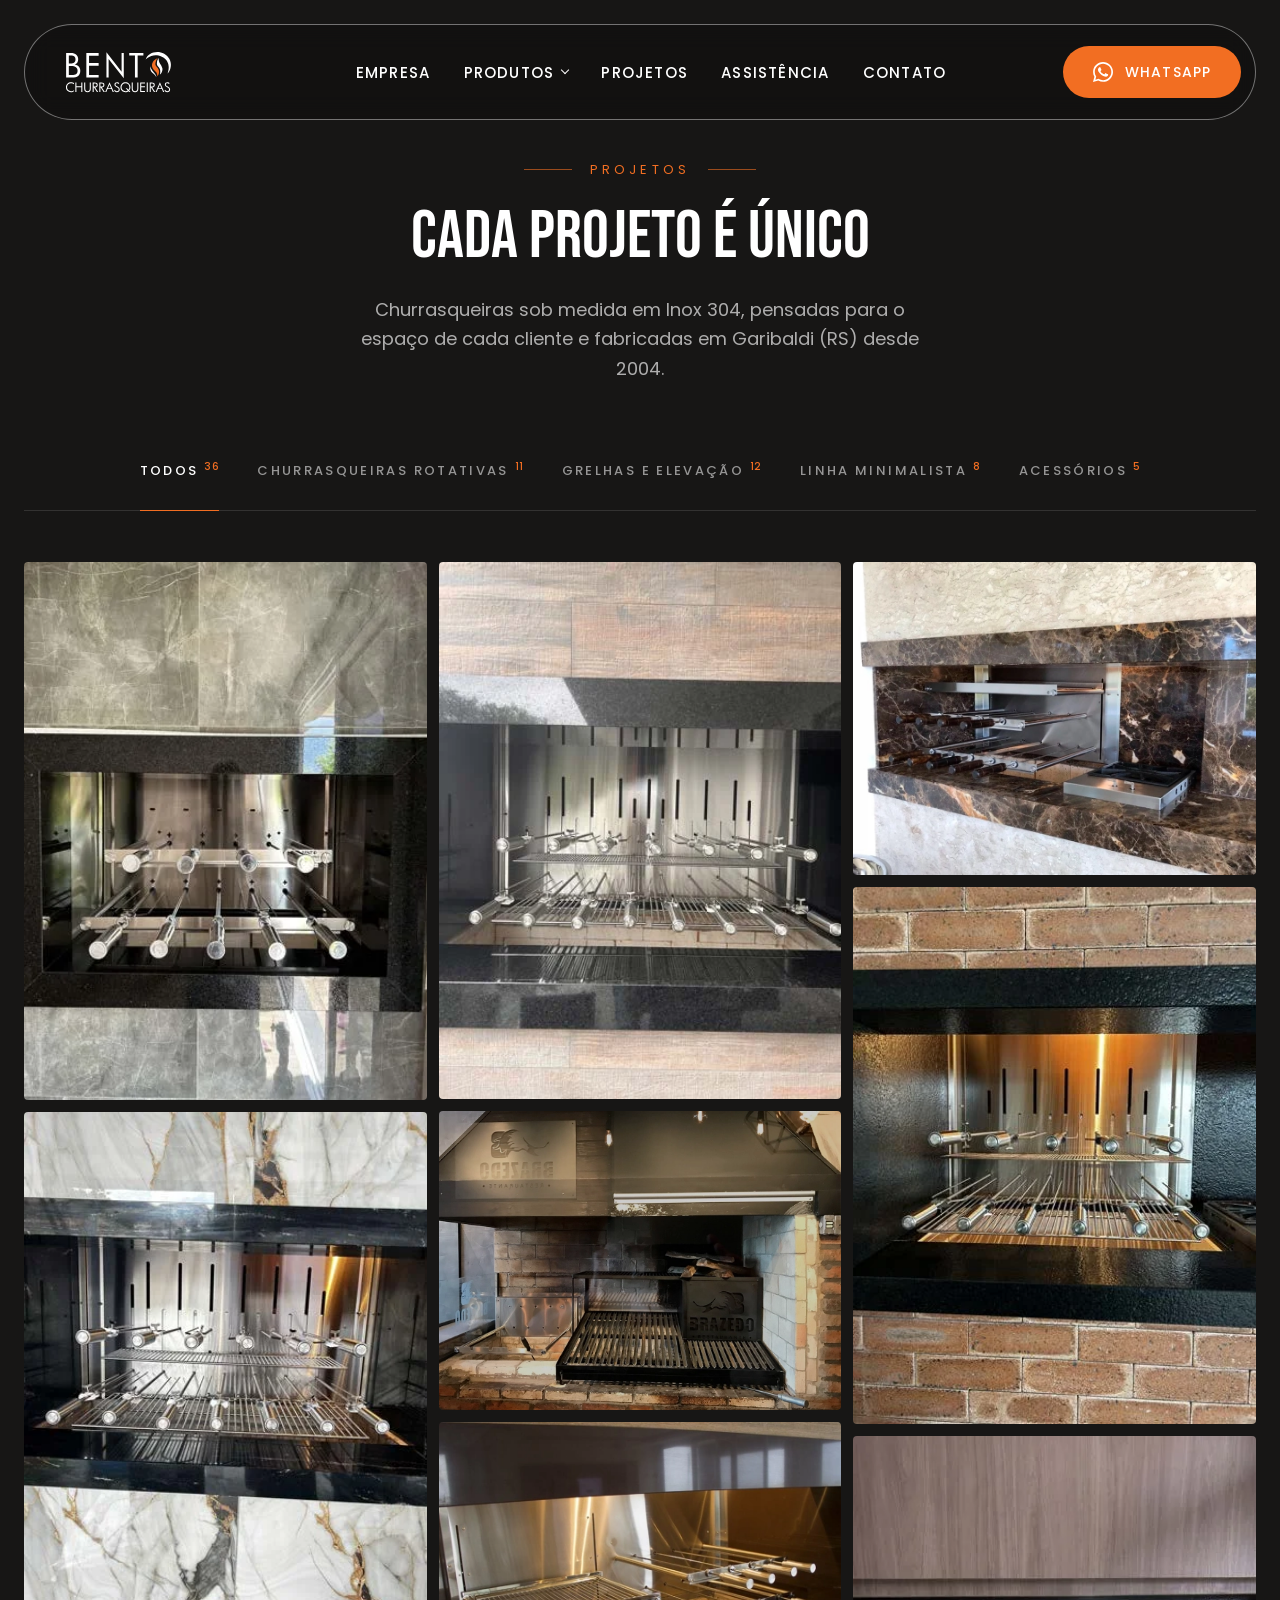
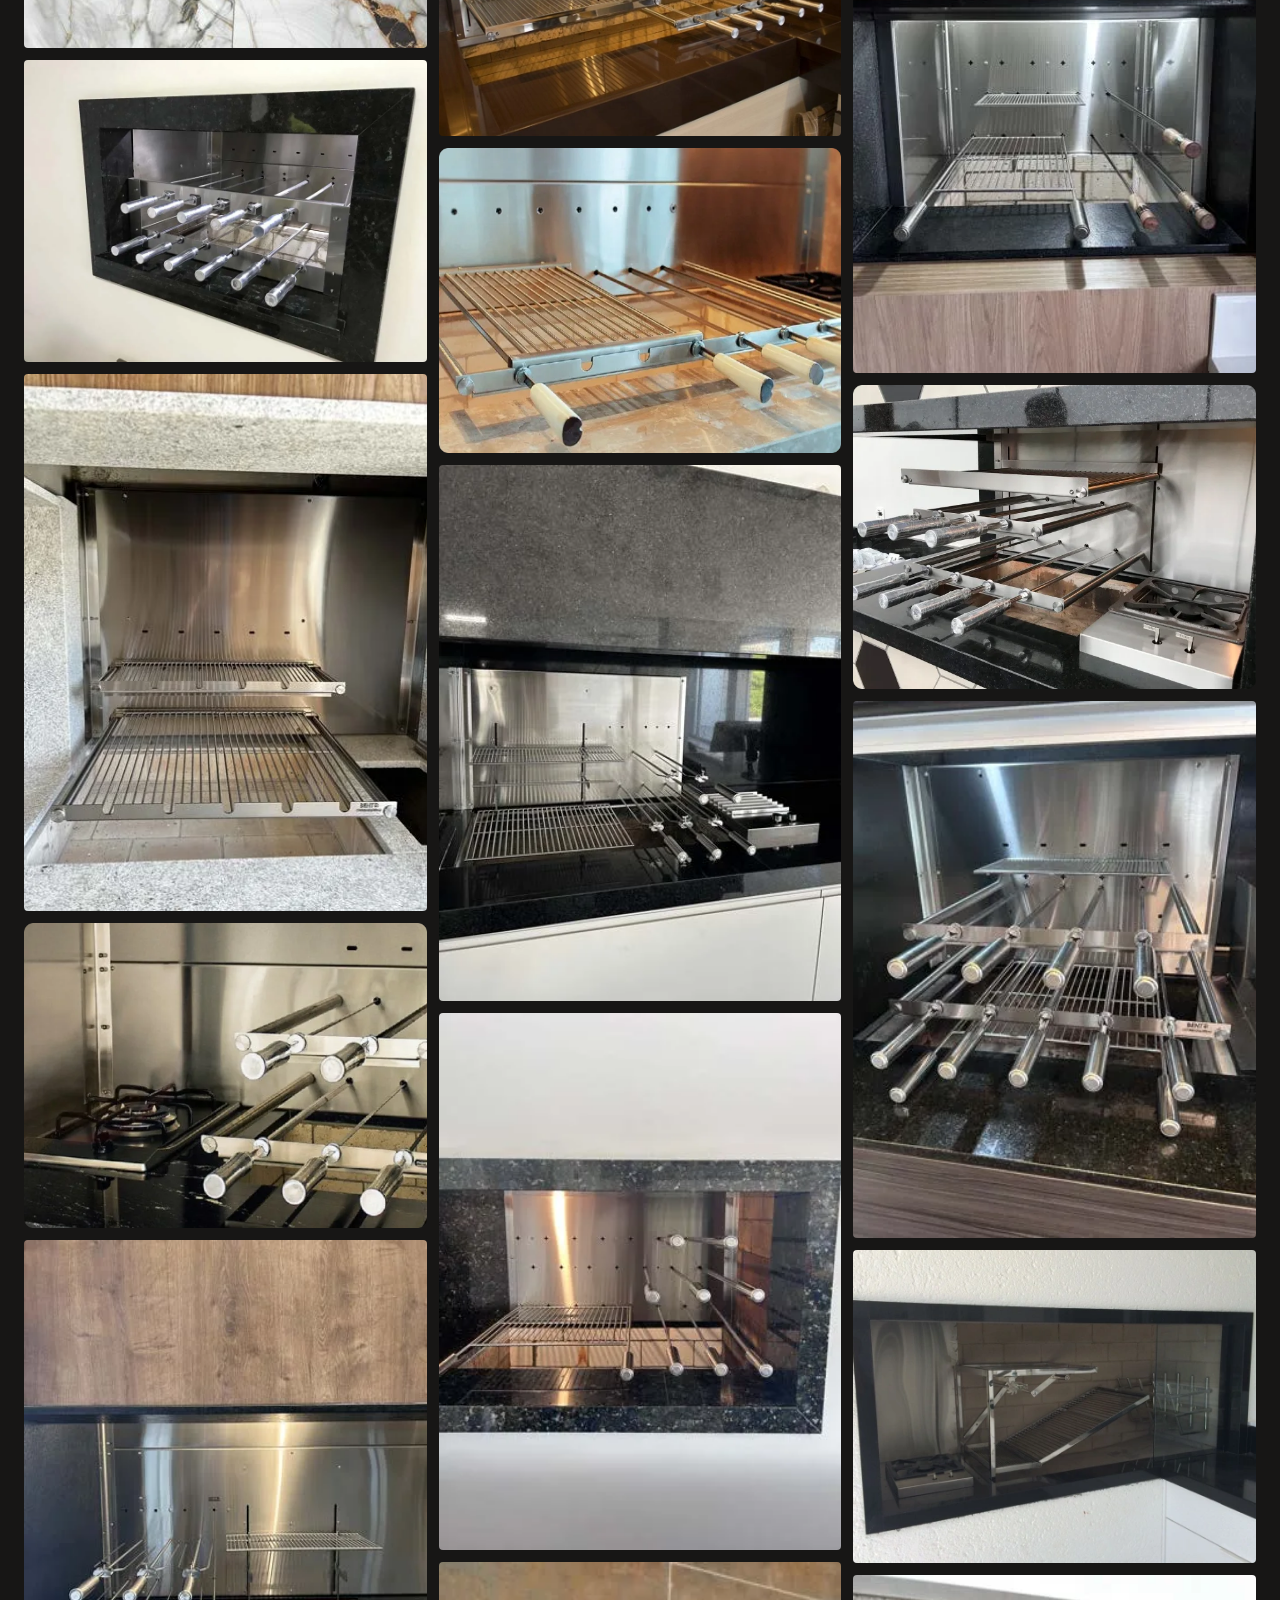
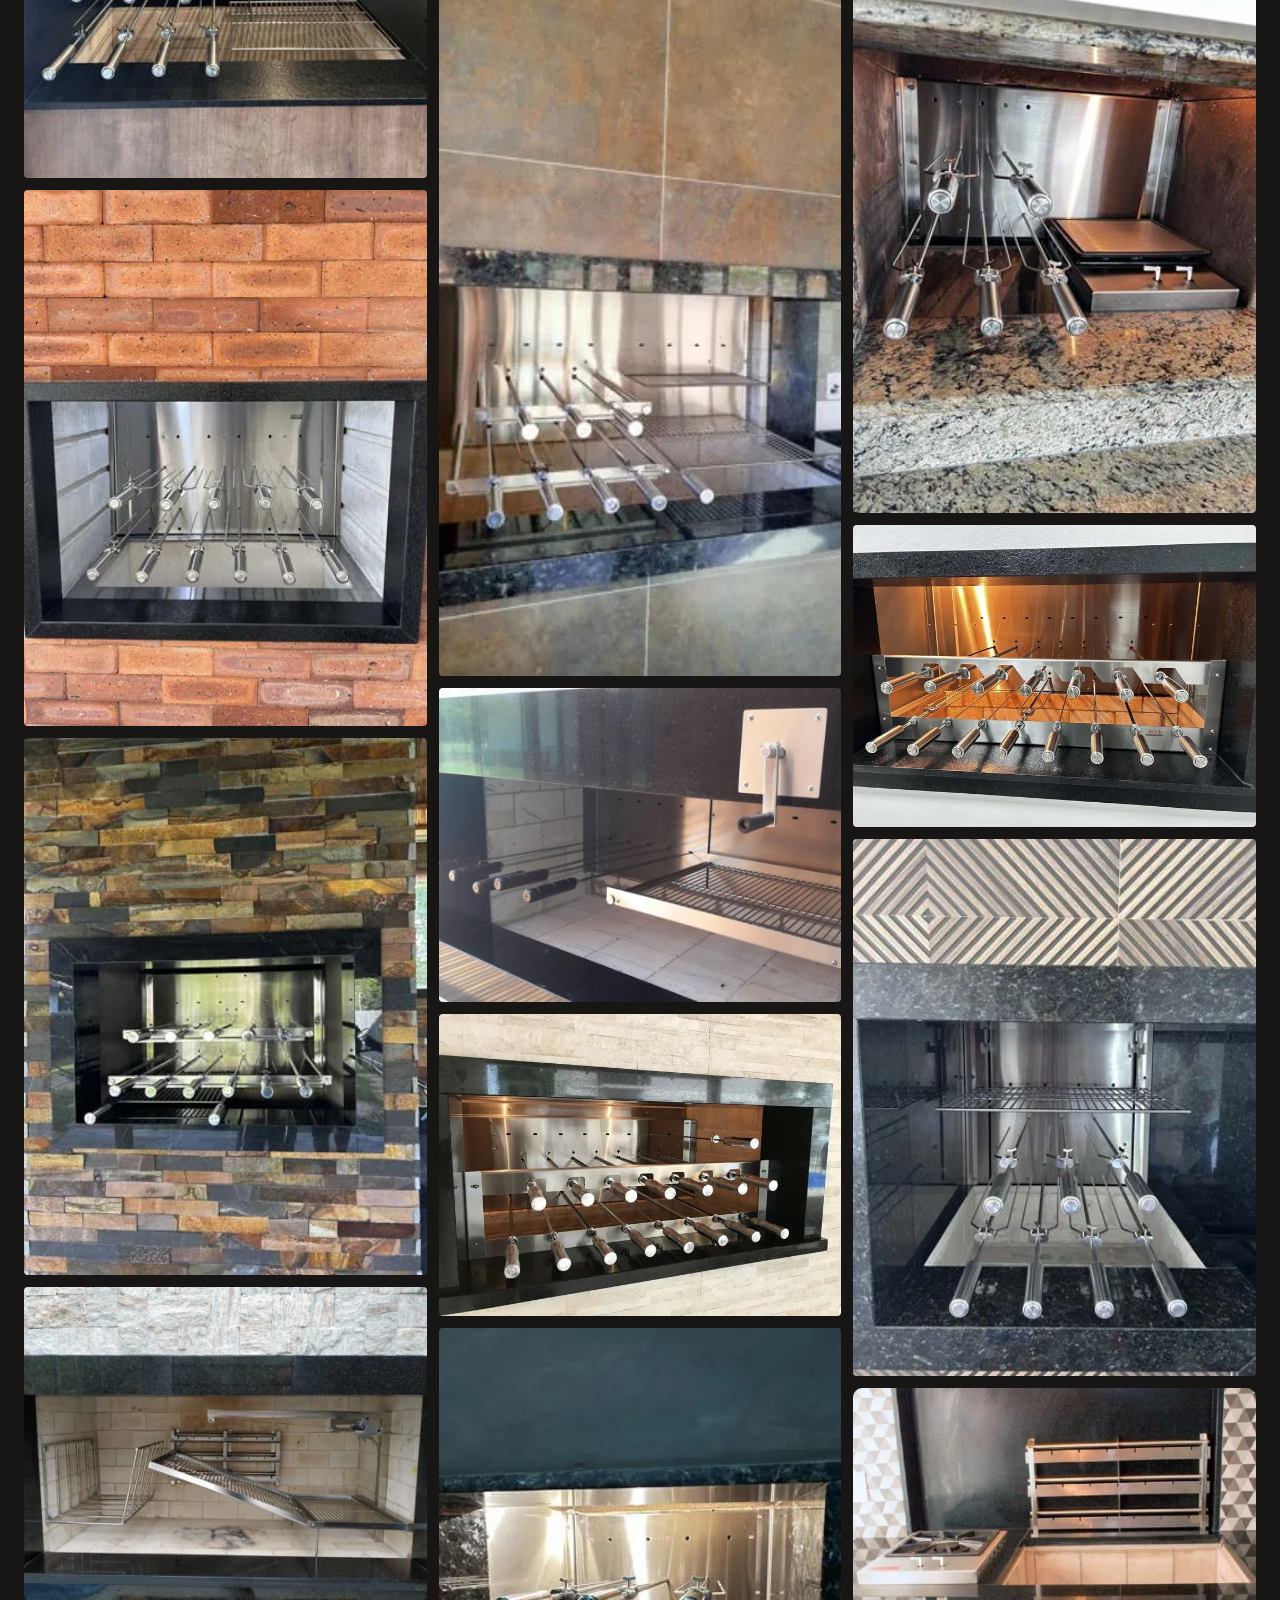
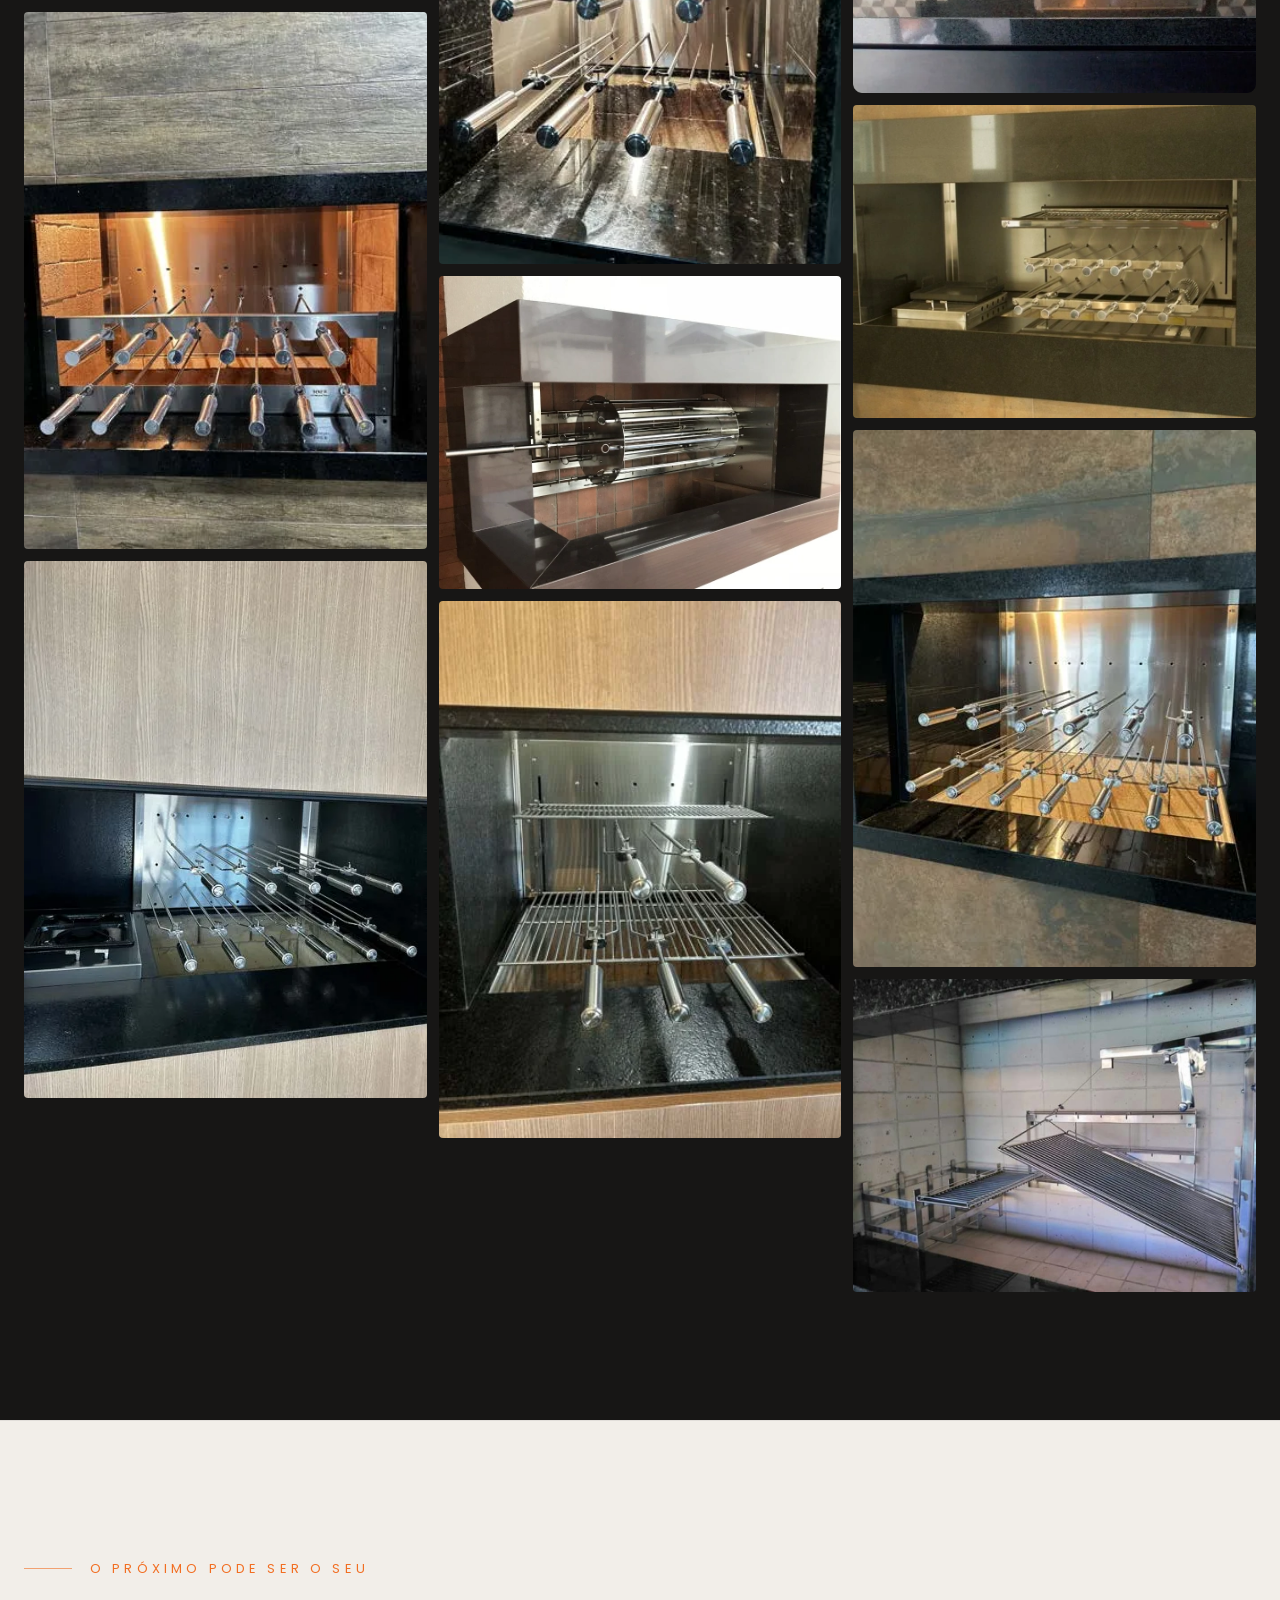
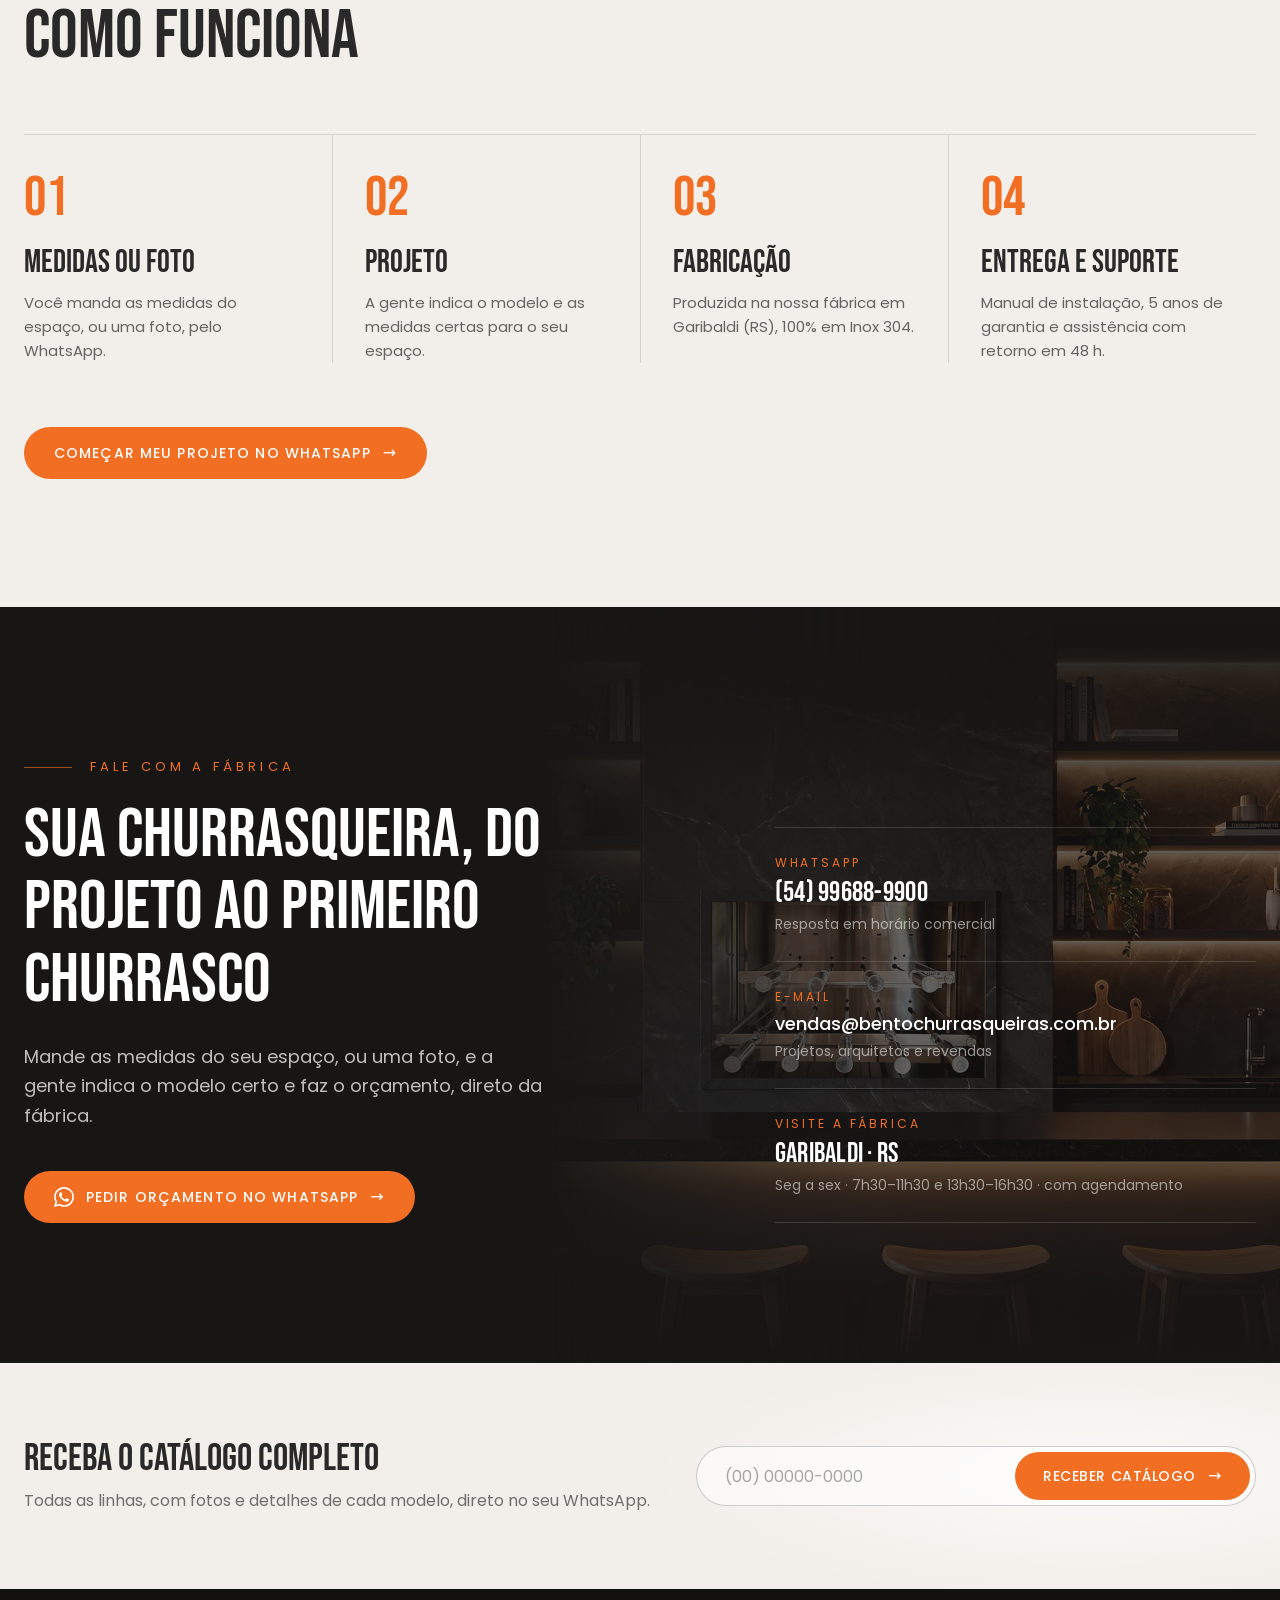
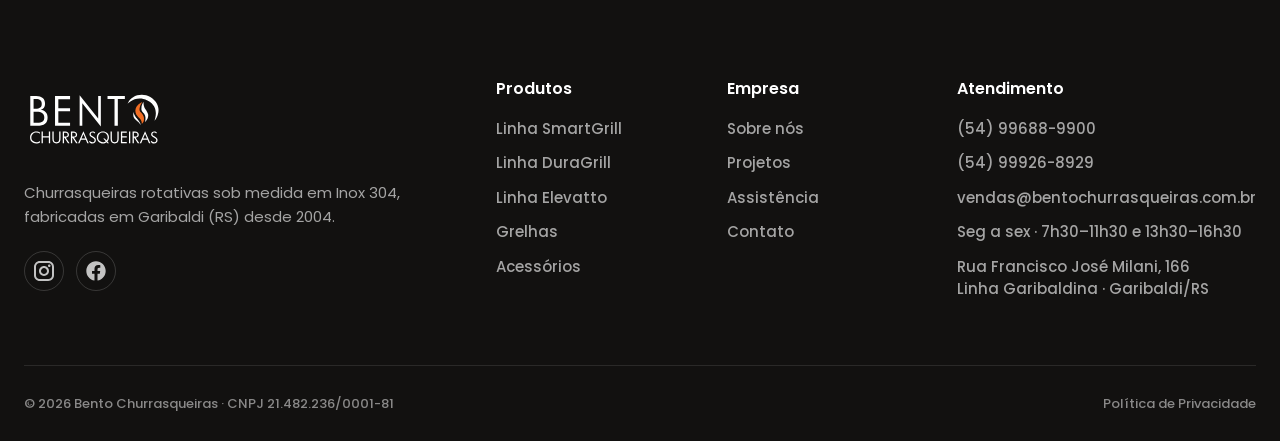
<file: projetos/index.html>
<!doctype html>
<html lang="pt-BR">
<head>
  <meta charset="utf-8">
  <meta name="viewport" content="width=device-width, initial-scale=1">
  <title>Projetos sob medida · Bento Churrasqueiras</title>
  <meta name="description" content="Veja projetos da Bento: rotativas, Elevatto, grelhas, linha minimalista e acessórios em Inox 304, feitos sob medida em Garibaldi (RS).">
  <meta property="og:type" content="website">
  <meta property="og:site_name" content="Bento Churrasqueiras">
  <meta property="og:locale" content="pt_BR">
  <meta property="og:title" content="Projetos sob medida · Bento Churrasqueiras">
  <meta property="og:description" content="Veja projetos da Bento: rotativas, Elevatto, grelhas, linha minimalista e acessórios em Inox 304, feitos sob medida em Garibaldi (RS).">
  <meta property="og:url" content="https://bento-churrasqueiras-site.vercel.app/projetos/">
  <meta property="og:image" content="https://bento-churrasqueiras-site.vercel.app/assets/og/projetos.jpg">
  <meta property="og:image:width" content="1200">
  <meta property="og:image:height" content="630">
  <meta name="twitter:card" content="summary_large_image">
  <link rel="icon" href="../assets/marca/simbolo-bento.svg" type="image/svg+xml">

  <script>document.documentElement.classList.add("js");</script>
  <link rel="preconnect" href="https://fonts.googleapis.com">
  <link rel="preconnect" href="https://fonts.gstatic.com" crossorigin>
  <link href="https://fonts.googleapis.com/css2?family=Bebas+Neue&family=Poppins:wght@400;500;600;700&display=swap" rel="stylesheet">
  <link rel="stylesheet" href="../css/estilo.css?v=1792606923">

</head>
<body>
  <a class="pular" href="#conteudo">Ir para o conteúdo</a>

  <!-- ============ HEADER (barra de vidro fixa: logo · links · WhatsApp) ============ -->
  <header class="topo" data-topo>
    <div class="container topo__barra">
      <a class="topo__logo" href="/" aria-label="Bento Churrasqueiras — página inicial">
        <img src="../assets/marca/logo-header.svg" alt="Bento Churrasqueiras" width="156" height="88">
      </a>

      <nav class="topo__nav" aria-label="Principal">
        <ul>
          <li><a href="/empresa/">Empresa</a></li>
          <li class="topo__drop">
            <button type="button" aria-expanded="false" aria-controls="drop-produtos" data-drop>
              Produtos <span class="topo__seta" aria-hidden="true"></span>
            </button>
            <div class="topo__painel" id="drop-produtos">
              <ul>
                <li><a href="/smartgrill/">SmartGrill</a></li>
                <li><a href="/duragrill/">DuraGrill</a></li>
                <li><a href="/elevatto/">Elevatto</a></li>
                <li><a href="/grelhas/">Grelhas</a></li>
                <li><a href="/acessorios/">Acessórios</a></li>
                <li class="topo__painel-todos"><a href="/produtos/">Todos os produtos</a></li>
              </ul>
            </div>
          </li>
          <li><a href="/projetos/">Projetos</a></li>
          <li><a href="/assistencia/">Assistência</a></li>
          <li><a href="/contato/">Contato</a></li>
        </ul>
      </nav>

      <a class="botao botao--wpp topo__wpp" href="https://wa.me/5554996889900?text=Ol%C3%A1!%20Vim%20pelo%20site%20e%20quero%20um%20or%C3%A7amento%20de%20churrasqueira." target="_blank" rel="noopener" data-evento="whatsapp_header">
        <img src="../assets/icones/whatsapp-branco.svg" alt="" width="20" height="20">
        <span>WhatsApp</span>
      </a>

      <!-- só no mobile: abre o menu em overlay -->
      <button class="menu-botao" type="button" aria-expanded="false" aria-controls="menu" aria-label="Abrir menu" data-menu-abrir>
        <span class="menu-botao__circulo" aria-hidden="true">
          <span></span><span></span><span></span>
        </span>
      </button>
    </div>
  </header>

  <!-- ============ MENU (overlay) ============ -->
  <div class="menu" id="menu" role="dialog" aria-modal="true" aria-label="Menu" hidden>
    <div class="menu__conteudo">
      <nav class="menu__nav" aria-label="Menu completo">
        <ul class="menu__lista">
          <li><a href="/">Home</a></li>
          <li><a href="/empresa/">Empresa</a></li>
          <li>
            <button class="menu__abre-sub" type="button" aria-expanded="false" aria-controls="submenu-produtos" data-submenu>
              Produtos <span class="menu__seta" aria-hidden="true"></span>
            </button>
            <div class="menu__sub-caixa">
            <ul class="menu__sub" id="submenu-produtos">
              <li><a href="/produtos/">Todos os produtos</a></li>
              <li><a href="/smartgrill/">SmartGrill</a></li>
              <li><a href="/duragrill/">DuraGrill</a></li>
              <li><a href="/elevatto/">Elevatto</a></li>
              <li><a href="/grelhas/">Grelhas</a></li>
              <li><a href="/acessorios/">Acessórios</a></li>
            </ul>
            </div>
          </li>
          <li><a href="/projetos/">Projetos</a></li>
          <li><a href="/assistencia/">Assistência</a></li>
          <li><a href="/contato/">Contato</a></li>
        </ul>
      </nav>
      <div class="menu__lado">
        <p class="overline overline--claro">Fale com a fábrica</p>
        <a class="botao botao--wpp" href="https://wa.me/5554996889900?text=Ol%C3%A1!%20Vim%20pelo%20site%20e%20quero%20um%20or%C3%A7amento%20de%20churrasqueira." target="_blank" rel="noopener" data-evento="whatsapp_menu">
          <img src="../assets/icones/whatsapp-branco.svg" alt="" width="20" height="20">
          <span>Pedir orçamento</span>
        </a>
        <ul class="menu__contatos">
          <li><a href="tel:+5554996889900">(54) 99688-9900</a></li>
          <li><a href="mailto:vendas@bentochurrasqueiras.com.br">vendas@bentochurrasqueiras.com.br</a></li>
          <li>Seg a sex · 7h30–11h30 · 13h30–16h30</li>
        </ul>
      </div>
    </div>
  </div>

  <main id="conteudo">

    <!-- ============ ABERTURA ============ -->
    <section class="pg-abertura pg-abertura--curta" aria-labelledby="pg-titulo">
      <span class="linhas-intro__luz" aria-hidden="true"></span>
      <div class="container pg-abertura__grade" data-revelar="carga">
        <p class="overline pg-abertura__over"><span class="linhas-intro__traco" aria-hidden="true"></span>Projetos</p>
        <h1 class="pg-abertura__titulo" id="pg-titulo" data-linhas>Cada projeto é único</h1>
        <p class="pg-abertura__apoio">Churrasqueiras sob medida em Inox 304, pensadas para o espaço de cada cliente e fabricadas em Garibaldi (RS) desde 2004.</p>
      </div>
    </section>

    <!-- ============ MOSAICO DE PROJETOS (filtro por família + ampliação). PROVISÓRIO: fotos do catálogo e do site atual ============ -->
    <section class="mosaico" aria-labelledby="mosaico-titulo">
      <div class="container">
        <h2 class="visually-hidden" id="mosaico-titulo">Projetos entregues</h2>
        <ul class="mosaico__filtros" aria-label="Filtrar por família" data-filtros>
          <li><button type="button" aria-pressed="true" data-filtro="todos">Todos<sup>36</sup></button></li>
          <li><button type="button" aria-pressed="false" data-filtro="rotativas">Churrasqueiras rotativas<sup>11</sup></button></li>
          <li><button type="button" aria-pressed="false" data-filtro="elevacao">Grelhas e elevação<sup>12</sup></button></li>
          <li><button type="button" aria-pressed="false" data-filtro="minimalista">Linha minimalista<sup>8</sup></button></li>
          <li><button type="button" aria-pressed="false" data-filtro="acessorios">Acessórios<sup>5</sup></button></li>
        </ul>
        <p class="visually-hidden" aria-live="polite" data-filtro-aviso></p>
        <ul class="mosaico__grade" data-mosaico>
          <li class="mosaico__item" data-familia="rotativas">
            <button type="button" class="mosaico__abrir" data-lupa aria-label="Ampliar: SmartGrill com duas fileiras de espetos, embutida em granito preto">
              <img src="../assets/img/smartgrill/smartgrill-catalogo.webp" alt="SmartGrill com duas fileiras de espetos, embutida em granito preto" width="367" height="490" loading="lazy">
            </button>
            <p class="mosaico__legenda"><strong>SmartGrill</strong></p>
          </li>
          <li class="mosaico__item" data-familia="elevacao">
            <button type="button" class="mosaico__abrir" data-lupa aria-label="Ampliar: Elevatto em churrasqueira revestida de mármore">
              <img src="../assets/img/elevatto/projeto-elevatto-1.webp" alt="Elevatto em churrasqueira revestida de mármore" width="378" height="504" loading="lazy">
            </button>
            <p class="mosaico__legenda"><strong>Elevatto</strong></p>
          </li>
          <li class="mosaico__item" data-familia="rotativas">
            <button type="button" class="mosaico__abrir" data-lupa aria-label="Ampliar: DuraGrill embutida em moldura de granito preto">
              <img src="../assets/img/duragrill/projeto-duragrill-1.webp" alt="DuraGrill embutida em moldura de granito preto" width="910" height="682" loading="lazy">
            </button>
            <p class="mosaico__legenda"><strong>DuraGrill</strong></p>
          </li>
          <li class="mosaico__item" data-familia="minimalista">
            <button type="button" class="mosaico__abrir" data-lupa aria-label="Ampliar: Suporte de fundo com duas grelhas em granito claro">
              <img src="../assets/img/suporte-de-fundo/suporte-catalogo.webp" alt="Suporte de fundo com duas grelhas em granito claro" width="399" height="532" loading="lazy">
            </button>
            <p class="mosaico__legenda"><strong>Suporte de fundo</strong></p>
          </li>
          <li class="mosaico__item" data-familia="acessorios">
            <button type="button" class="mosaico__abrir" data-lupa aria-label="Ampliar: Cooktop em Inox 304 embutido ao lado dos espetos">
              <img src="../assets/img/acessorios/cooktop-e-espetos.webp" alt="Cooktop em Inox 304 embutido ao lado dos espetos" width="630" height="477" loading="lazy">
            </button>
            <p class="mosaico__legenda"><strong>Cooktop</strong></p>
          </li>
          <li class="mosaico__item" data-familia="elevacao">
            <button type="button" class="mosaico__abrir" data-lupa aria-label="Ampliar: Grelha automática instalada com espetos">
              <img src="../assets/img/grelhas/projeto-grelha-1.webp" alt="Grelha automática instalada com espetos" width="367" height="490" loading="lazy">
            </button>
            <p class="mosaico__legenda"><strong>Grelha automática</strong></p>
          </li>
          <li class="mosaico__item" data-familia="minimalista">
            <button type="button" class="mosaico__abrir" data-lupa aria-label="Ampliar: Espetos suspensos em churrasqueira de tijolo à vista">
              <img src="../assets/img/espetos-suspensos/espetos-catalogo.webp" alt="Espetos suspensos em churrasqueira de tijolo à vista" width="372" height="496" loading="lazy">
            </button>
            <p class="mosaico__legenda"><strong>Espetos suspensos</strong></p>
          </li>
          <li class="mosaico__item" data-familia="rotativas">
            <button type="button" class="mosaico__abrir" data-lupa aria-label="Ampliar: SmartGrill em churrasqueira revestida de pedra ferro">
              <img src="../assets/img/smartgrill/projeto-smartgrill-1.webp" alt="SmartGrill em churrasqueira revestida de pedra ferro" width="325" height="433" loading="lazy">
            </button>
            <p class="mosaico__legenda"><strong>SmartGrill</strong></p>
          </li>
          <li class="mosaico__item" data-familia="elevacao">
            <button type="button" class="mosaico__abrir" data-lupa aria-label="Ampliar: Grelha inclinada com sistema de levante em churrasqueira de tijolo claro">
              <img src="../assets/img/projetos/grelha-levante-1.webp" alt="Grelha inclinada com sistema de levante em churrasqueira de tijolo claro" width="450" height="350" loading="lazy">
            </button>
            <p class="mosaico__legenda"><strong>Grelha</strong></p>
          </li>
          <li class="mosaico__item" data-familia="rotativas">
            <button type="button" class="mosaico__abrir" data-lupa aria-label="Ampliar: DuraGrill com revestimento de madeira em volta">
              <img src="../assets/img/duragrill/duragrill-catalogo.webp" alt="DuraGrill com revestimento de madeira em volta" width="366" height="488" loading="lazy">
            </button>
            <p class="mosaico__legenda"><strong>DuraGrill</strong></p>
          </li>
          <li class="mosaico__item" data-familia="minimalista">
            <button type="button" class="mosaico__abrir" data-lupa aria-label="Ampliar: Espetos suspensos com cooktop, em painel de madeira clara">
              <img src="../assets/img/espetos-suspensos/projeto-espetos-3.webp" alt="Espetos suspensos com cooktop, em painel de madeira clara" width="475" height="633" loading="lazy">
            </button>
            <p class="mosaico__legenda"><strong>Espetos suspensos</strong></p>
          </li>
          <li class="mosaico__item" data-familia="elevacao">
            <button type="button" class="mosaico__abrir" data-lupa aria-label="Ampliar: Elevatto com duas fileiras de espetos e grelha">
              <img src="../assets/img/elevatto/elevatto-catalogo.webp" alt="Elevatto com duas fileiras de espetos e grelha" width="366" height="488" loading="lazy">
            </button>
            <p class="mosaico__legenda"><strong>Elevatto</strong></p>
          </li>
          <li class="mosaico__item" data-familia="elevacao">
            <button type="button" class="mosaico__abrir" data-lupa aria-label="Ampliar: Parrilla com lenha e coifa em restaurante">
              <img src="../assets/img/projetos/parrilla-restaurante.webp" alt="Parrilla com lenha e coifa em restaurante" width="551" height="410" loading="lazy">
            </button>
            <p class="mosaico__legenda"><strong>Parrilla</strong><span>Restaurante Brazedo</span></p>
          </li>
          <li class="mosaico__item" data-familia="rotativas">
            <button type="button" class="mosaico__abrir" data-lupa aria-label="Ampliar: Churrasqueira rotativa com grelha ao lado dos espetos">
              <img src="../assets/img/projetos/rotativa-grelha-1.webp" alt="Churrasqueira rotativa com grelha ao lado dos espetos" width="450" height="350" loading="lazy">
            </button>
            <p class="mosaico__legenda"><strong>Rotativa com grelha</strong></p>
          </li>
          <li class="mosaico__item" data-familia="acessorios">
            <button type="button" class="mosaico__abrir" data-lupa aria-label="Ampliar: Grelha de encaixe apoiada sobre os espetos">
              <img src="../assets/img/acessorios/grelha-de-encaixe.webp" alt="Grelha de encaixe apoiada sobre os espetos" width="630" height="477" loading="lazy">
            </button>
            <p class="mosaico__legenda"><strong>Grelha de encaixe</strong></p>
          </li>
          <li class="mosaico__item" data-familia="elevacao">
            <button type="button" class="mosaico__abrir" data-lupa aria-label="Ampliar: Grelha automática em churrasqueira de pedra">
              <img src="../assets/img/grelhas/projeto-grelha-2.webp" alt="Grelha automática em churrasqueira de pedra" width="379" height="505" loading="lazy">
            </button>
            <p class="mosaico__legenda"><strong>Grelha automática</strong></p>
          </li>
          <li class="mosaico__item" data-familia="minimalista">
            <button type="button" class="mosaico__abrir" data-lupa aria-label="Ampliar: Suporte de fundo com grelha e espetos em granito escuro">
              <img src="../assets/img/suporte-de-fundo/projeto-suporte-1.webp" alt="Suporte de fundo com grelha e espetos em granito escuro" width="347" height="463" loading="lazy">
            </button>
            <p class="mosaico__legenda"><strong>Suporte de fundo</strong></p>
          </li>
          <li class="mosaico__item" data-familia="rotativas">
            <button type="button" class="mosaico__abrir" data-lupa aria-label="Ampliar: SmartGrill em área gourmet com porcelanato">
              <img src="../assets/img/smartgrill/projeto-smartgrill-3.webp" alt="SmartGrill em área gourmet com porcelanato" width="243" height="431" loading="lazy">
            </button>
            <p class="mosaico__legenda"><strong>SmartGrill</strong></p>
          </li>
          <li class="mosaico__item" data-familia="elevacao">
            <button type="button" class="mosaico__abrir" data-lupa aria-label="Ampliar: Grelha com elevação manual">
              <img src="../assets/img/projetos/elevacao-manual.webp" alt="Grelha com elevação manual" width="450" height="350" loading="lazy">
            </button>
            <p class="mosaico__legenda"><strong>Elevação manual</strong></p>
          </li>
          <li class="mosaico__item" data-familia="rotativas">
            <button type="button" class="mosaico__abrir" data-lupa aria-label="Ampliar: DuraGrill larga com duas fileiras de espetos de cabo de madeira">
              <img src="../assets/img/duragrill/projeto-duragrill-2.webp" alt="DuraGrill larga com duas fileiras de espetos de cabo de madeira" width="720" height="540" loading="lazy">
            </button>
            <p class="mosaico__legenda"><strong>DuraGrill</strong></p>
          </li>
          <li class="mosaico__item" data-familia="minimalista">
            <button type="button" class="mosaico__abrir" data-lupa aria-label="Ampliar: Espetos suspensos em churrasqueira de granito escuro">
              <img src="../assets/img/espetos-suspensos/projeto-espetos-1.webp" alt="Espetos suspensos em churrasqueira de granito escuro" width="349" height="465" loading="lazy">
            </button>
            <p class="mosaico__legenda"><strong>Espetos suspensos</strong></p>
          </li>
          <li class="mosaico__item" data-familia="acessorios">
            <button type="button" class="mosaico__abrir" data-lupa aria-label="Ampliar: Cesto giratório em Inox 304 encaixado no espeto">
              <img src="../assets/img/projetos/cesto-giratorio.webp" alt="Cesto giratório em Inox 304 encaixado no espeto" width="450" height="350" loading="lazy">
            </button>
            <p class="mosaico__legenda"><strong>Cesto</strong></p>
          </li>
          <li class="mosaico__item" data-familia="elevacao">
            <button type="button" class="mosaico__abrir" data-lupa aria-label="Ampliar: Grelha automática com espetos rotativos">
              <img src="../assets/img/grelhas/projeto-grelha-3.webp" alt="Grelha automática com espetos rotativos" width="354" height="472" loading="lazy">
            </button>
            <p class="mosaico__legenda"><strong>Grelha automática</strong></p>
          </li>
          <li class="mosaico__item" data-familia="rotativas">
            <button type="button" class="mosaico__abrir" data-lupa aria-label="Ampliar: Churrasqueira rotativa com grelha em revestimento de mármore marrom">
              <img src="../assets/img/projetos/rotativa-grelha-2.webp" alt="Churrasqueira rotativa com grelha em revestimento de mármore marrom" width="450" height="350" loading="lazy">
            </button>
            <p class="mosaico__legenda"><strong>Rotativa com grelha</strong></p>
          </li>
          <li class="mosaico__item" data-familia="elevacao">
            <button type="button" class="mosaico__abrir" data-lupa aria-label="Ampliar: Elevatto instalada em área gourmet">
              <img src="../assets/img/elevatto/projeto-elevatto-2.webp" alt="Elevatto instalada em área gourmet" width="389" height="519" loading="lazy">
            </button>
            <p class="mosaico__legenda"><strong>Elevatto</strong></p>
          </li>
          <li class="mosaico__item" data-familia="minimalista">
            <button type="button" class="mosaico__abrir" data-lupa aria-label="Ampliar: Suporte de fundo em churrasqueira com painel de madeira">
              <img src="../assets/img/suporte-de-fundo/projeto-suporte-2.webp" alt="Suporte de fundo em churrasqueira com painel de madeira" width="386" height="514" loading="lazy">
            </button>
            <p class="mosaico__legenda"><strong>Suporte de fundo</strong></p>
          </li>
          <li class="mosaico__item" data-familia="acessorios">
            <button type="button" class="mosaico__abrir" data-lupa aria-label="Ampliar: Cooktop embutido na bancada, ao lado de uma churrasqueira rotativa">
              <img src="../assets/img/acessorios/cooktop-embutido.webp" alt="Cooktop embutido na bancada, ao lado de uma churrasqueira rotativa" width="630" height="477" loading="lazy">
            </button>
            <p class="mosaico__legenda"><strong>Cooktop</strong></p>
          </li>
          <li class="mosaico__item" data-familia="rotativas">
            <button type="button" class="mosaico__abrir" data-lupa aria-label="Ampliar: Espetos da SmartGrill vistos de perto, com grelha ao fundo">
              <img src="../assets/img/smartgrill/projeto-smartgrill-2.webp" alt="Espetos da SmartGrill vistos de perto, com grelha ao fundo" width="321" height="428" loading="lazy">
            </button>
            <p class="mosaico__legenda"><strong>SmartGrill</strong></p>
          </li>
          <li class="mosaico__item" data-familia="elevacao">
            <button type="button" class="mosaico__abrir" data-lupa aria-label="Ampliar: Grelha com levante em churrasqueira de granito preto">
              <img src="../assets/img/projetos/grelha-levante-2.webp" alt="Grelha com levante em churrasqueira de granito preto" width="450" height="350" loading="lazy">
            </button>
            <p class="mosaico__legenda"><strong>Grelha</strong></p>
          </li>
          <li class="mosaico__item" data-familia="minimalista">
            <button type="button" class="mosaico__abrir" data-lupa aria-label="Ampliar: Espetos suspensos ao lado de uma bifeira, com bancada de granito">
              <img src="../assets/img/espetos-suspensos/projeto-espetos-2.webp" alt="Espetos suspensos ao lado de uma bifeira, com bancada de granito" width="362" height="483" loading="lazy">
            </button>
            <p class="mosaico__legenda"><strong>Espetos suspensos</strong></p>
          </li>
          <li class="mosaico__item" data-familia="rotativas">
            <button type="button" class="mosaico__abrir" data-lupa aria-label="Ampliar: DuraGrill com fundo de tijolo e espetos em duas alturas">
              <img src="../assets/img/duragrill/projeto-duragrill-3.webp" alt="DuraGrill com fundo de tijolo e espetos em duas alturas" width="715" height="536" loading="lazy">
            </button>
            <p class="mosaico__legenda"><strong>DuraGrill</strong></p>
          </li>
          <li class="mosaico__item" data-familia="elevacao">
            <button type="button" class="mosaico__abrir" data-lupa aria-label="Ampliar: Grelha automática em área gourmet">
              <img src="../assets/img/grelhas/projeto-grelha-4.webp" alt="Grelha automática em área gourmet" width="356" height="475" loading="lazy">
            </button>
            <p class="mosaico__legenda"><strong>Grelha automática</strong></p>
          </li>
          <li class="mosaico__item" data-familia="acessorios">
            <button type="button" class="mosaico__abrir" data-lupa aria-label="Ampliar: Cooktop embutido na bancada ao lado da churrasqueira, com suporte ao fundo">
              <img src="../assets/img/acessorios/cooktop-e-suporte.webp" alt="Cooktop embutido na bancada ao lado da churrasqueira, com suporte ao fundo" width="630" height="477" loading="lazy">
            </button>
            <p class="mosaico__legenda"><strong>Cooktop</strong></p>
          </li>
          <li class="mosaico__item" data-familia="rotativas">
            <button type="button" class="mosaico__abrir" data-lupa aria-label="Ampliar: Churrasqueira rotativa com grelha e cooktop, em granito preto">
              <img src="../assets/img/projetos/rotativa-grelha-3.webp" alt="Churrasqueira rotativa com grelha e cooktop, em granito preto" width="450" height="350" loading="lazy">
            </button>
            <p class="mosaico__legenda"><strong>Rotativa com grelha</strong></p>
          </li>
          <li class="mosaico__item" data-familia="minimalista">
            <button type="button" class="mosaico__abrir" data-lupa aria-label="Ampliar: Espetos suspensos em churrasqueira com revestimento de pedra">
              <img src="../assets/img/espetos-suspensos/projeto-espetos-4.webp" alt="Espetos suspensos em churrasqueira com revestimento de pedra" width="384" height="512" loading="lazy">
            </button>
            <p class="mosaico__legenda"><strong>Espetos suspensos</strong></p>
          </li>
          <li class="mosaico__item" data-familia="elevacao">
            <button type="button" class="mosaico__abrir" data-lupa aria-label="Ampliar: Grelha inclinada com levante em churrasqueira de concreto">
              <img src="../assets/img/projetos/grelha-levante-3.webp" alt="Grelha inclinada com levante em churrasqueira de concreto" width="450" height="350" loading="lazy">
            </button>
            <p class="mosaico__legenda"><strong>Grelha</strong></p>
          </li>
        </ul>
      </div>

      <!-- ampliação (abre ao clicar numa foto) -->
      <dialog class="lupa" aria-label="Foto ampliada" data-lupa-janela>
        <figure class="lupa__figura">
          <img class="lupa__img" alt="" data-lupa-img>
          <figcaption class="lupa__legenda"><strong data-lupa-titulo></strong><span data-lupa-texto></span><span class="lupa__conta" data-lupa-conta></span></figcaption>
        </figure>
        <button type="button" class="lupa__botao lupa__fechar" data-lupa-fechar aria-label="Fechar"></button>
        <button type="button" class="lupa__botao lupa__ant" data-lupa-ant aria-label="Foto anterior"></button>
        <button type="button" class="lupa__botao lupa__prox" data-lupa-prox aria-label="Próxima foto"></button>
      </dialog>
    </section>

    <!-- ============ COMO FUNCIONA ============ -->
    <section class="passos" aria-labelledby="passos-titulo">
      <div class="container">
        <div class="passos__cabeca" data-revelar="scroll">
          <p class="overline passos__over"><span class="comparativo__traco" aria-hidden="true"></span>O próximo pode ser o seu</p>
          <h2 class="passos__titulo" id="passos-titulo" data-linhas>Como funciona</h2>
        </div>
        <ol class="passos__lista" data-revelar="scroll">
          <li class="passo"><span class="passo__num">01</span><h3>Medidas ou foto</h3><p>Você manda as medidas do espaço, ou uma foto, pelo WhatsApp.</p></li>
          <li class="passo"><span class="passo__num">02</span><h3>Projeto</h3><p>A gente indica o modelo e as medidas certas para o seu espaço.</p></li>
          <li class="passo"><span class="passo__num">03</span><h3>Fabricação</h3><p>Produzida na nossa fábrica em Garibaldi (RS), 100% em Inox 304.</p></li>
          <li class="passo"><span class="passo__num">04</span><h3>Entrega e suporte</h3><p>Manual de instalação, 5 anos de garantia e assistência com retorno em 48 h.</p></li>
        </ol>
        <!-- TODO cliente: prazo médio de fabricação; confirmar se a Bento instala -->
        <div class="passos__cta">
          <a class="botao" href="https://wa.me/5554996889900?text=Ol%C3%A1!%20Vim%20pelo%20site%20e%20quero%20come%C3%A7ar%20o%20meu%20projeto." target="_blank" rel="noopener" data-evento="whatsapp_projetos_passos"><span>Começar meu projeto<span class="so-desktop"> no WhatsApp</span></span></a>
        </div>
      </div>
    </section>

    <!-- ============ CONTATO (fechamento, escuro quente) ============ -->
    <section class="contato" aria-labelledby="contato-titulo">
      <div class="contato__cena" aria-hidden="true"></div>

      <div class="container contato__grade">
        <div class="contato__texto" data-revelar="scroll">
          <p class="overline contato__over"><span class="contato__traco" aria-hidden="true"></span>Fale com a fábrica</p>
          <h2 class="contato__titulo" id="contato-titulo" data-linhas>Sua churrasqueira, do projeto ao primeiro churrasco</h2>
          <p class="contato__apoio">Mande as medidas do seu espaço, ou uma foto, e a gente indica o modelo certo e faz o orçamento, direto da fábrica.</p>
          <a class="botao contato__cta" href="https://wa.me/5554996889900?text=Ol%C3%A1!%20Vim%20pelo%20site%20e%20quero%20um%20or%C3%A7amento%20de%20churrasqueira." target="_blank" rel="noopener" data-evento="whatsapp_contato">
            <img src="../assets/icones/whatsapp-branco.svg" alt="" width="20" height="20">
            <span>Pedir orçamento<span class="so-desktop"> no WhatsApp</span></span>
          </a>
        </div>

        <ul class="canais">
          <li class="canal">
            <span class="canal__rotulo">WhatsApp</span>
            <a class="canal__valor" href="https://wa.me/5554996889900?text=Ol%C3%A1!%20Vim%20pelo%20site%20e%20quero%20um%20or%C3%A7amento%20de%20churrasqueira." target="_blank" rel="noopener" data-evento="whatsapp_canal">(54) 99688-9900</a>
            <span class="canal__nota">Resposta em horário comercial</span>
          </li>
          <li class="canal">
            <span class="canal__rotulo">E-mail</span>
            <a class="canal__valor canal__valor--email" href="mailto:vendas@bentochurrasqueiras.com.br">vendas@bentochurrasqueiras.com.br</a>
            <span class="canal__nota">Projetos, arquitetos e revendas</span>
          </li>
          <li class="canal">
            <span class="canal__rotulo">Visite a fábrica</span>
            <a class="canal__valor" href="https://www.google.com/maps/search/?api=1&amp;query=Rua+Francisco+Jos%C3%A9+Milani+166+Garibaldi+RS" target="_blank" rel="noopener">Garibaldi · RS</a>
            <span class="canal__nota">Seg a sex · 7h30–11h30 e 13h30–16h30 · com agendamento</span>
          </li>
        </ul>
      </div>
    </section>
    <!-- ============ RECEBA O CATÁLOGO (claro quente; pede o WhatsApp — no Elementor vira Fluent Forms) ============ -->
    <section class="catalogo-secao" aria-label="Receba o catálogo">
      <div class="container">
        <form class="catalogo" action="#" method="post" data-catalogo>
          <div class="catalogo__texto">
            <p class="catalogo__titulo">Receba o catálogo completo</p>
            <p class="catalogo__apoio">Todas as linhas, com fotos e detalhes de cada modelo, direto no seu WhatsApp.</p>
          </div>
          <label class="visually-hidden" for="catalogo-whats">Seu WhatsApp</label>
          <div class="catalogo__campo">
            <input id="catalogo-whats" name="whatsapp" type="tel" inputmode="tel" placeholder="(00) 00000-0000" autocomplete="tel" required>
            <button class="botao" type="submit"><span>Receber<span class="so-desktop"> catálogo</span></span></button>
          </div>
        </form>
      </div>
    </section>
  </main>

  <!-- ============ RODAPÉ ============ -->
  <footer class="rodape">
    <div class="container">
      <div class="rodape__topo">
        <div class="rodape__marca">
          <a href="/" aria-label="Bento Churrasqueiras — página inicial">
            <img src="../assets/marca/logo-footer.svg" alt="Bento Churrasqueiras" width="142" height="80" loading="lazy">
          </a>
          <p>Churrasqueiras rotativas sob medida em Inox 304, fabricadas em Garibaldi (RS) desde 2004.</p>
          <ul class="rodape__redes">
            <li><a href="https://www.instagram.com/bentochurrasqueiras/" target="_blank" rel="noopener" aria-label="Instagram"><img src="../assets/icones/instagram.svg" alt="" width="20" height="20"></a></li>
            <li><a href="https://www.facebook.com/BentoChurrasqueiras/" target="_blank" rel="noopener" aria-label="Facebook"><img src="../assets/icones/facebook.svg" alt="" width="20" height="20"></a></li>
          </ul>
        </div>

        <div class="rodape__colunas">
          <nav class="rodape__col" aria-labelledby="rod-produtos">
            <h2 id="rod-produtos">Produtos</h2>
            <ul>
              <li><a href="/smartgrill/">Linha SmartGrill</a></li>
              <li><a href="/duragrill/">Linha DuraGrill</a></li>
              <li><a href="/elevatto/">Linha Elevatto</a></li>
              <li><a href="/grelhas/">Grelhas</a></li>
              <li><a href="/acessorios/">Acessórios</a></li>
            </ul>
          </nav>
          <nav class="rodape__col" aria-labelledby="rod-empresa">
            <h2 id="rod-empresa">Empresa</h2>
            <ul>
              <li><a href="/empresa/">Sobre nós</a></li>
              <li><a href="/projetos/">Projetos</a></li>
              <li><a href="/assistencia/">Assistência</a></li>
              <li><a href="/contato/">Contato</a></li>
            </ul>
          </nav>
          <div class="rodape__col">
            <h2>Atendimento</h2>
            <ul>
              <li><a href="https://wa.me/5554996889900" target="_blank" rel="noopener" data-evento="whatsapp_rodape">(54) 99688-9900</a></li>
              <!-- TODO cliente: confirmar se este 2º número está ativo -->
              <li><a href="https://wa.me/5554999268929" target="_blank" rel="noopener" data-evento="whatsapp_rodape_2">(54) 99926-8929</a></li>
              <li><a href="mailto:vendas@bentochurrasqueiras.com.br">vendas@bentochurrasqueiras.com.br</a></li>
              <li>Seg a sex · 7h30–11h30 e 13h30–16h30</li>
              <li><a href="https://www.google.com/maps/search/?api=1&amp;query=Rua+Francisco+Jos%C3%A9+Milani+166+Garibaldi+RS" target="_blank" rel="noopener">Rua Francisco José Milani, 166<br>Linha Garibaldina · Garibaldi/RS</a></li>
            </ul>
          </div>
        </div>
      </div>

      <div class="rodape__base">
        <p>© <span data-ano>2026</span> Bento Churrasqueiras · CNPJ 21.482.236/0001-81</p>
        <ul class="rodape__legal">
          <li><a href="/politica-de-privacidade/">Política de Privacidade</a></li>
        </ul>
      </div>
    </div>
  </footer>

  <!-- WhatsApp flutuante (aparece depois do hero) -->
  <a class="wpp-flutuante" href="https://wa.me/5554996889900?text=Ol%C3%A1!%20Vim%20pelo%20site%20e%20quero%20um%20or%C3%A7amento%20de%20churrasqueira." target="_blank" rel="noopener" aria-label="Pedir orçamento no WhatsApp" data-evento="whatsapp_flutuante">
    <img src="../assets/icones/whatsapp-branco.svg" alt="" width="28" height="28">
  </a>

  <script src="../js/lenis.min.js?v=1.3.26" defer></script>
  <script src="../js/main.js?v=1790700005" defer></script>
</body>
</html>
</file>
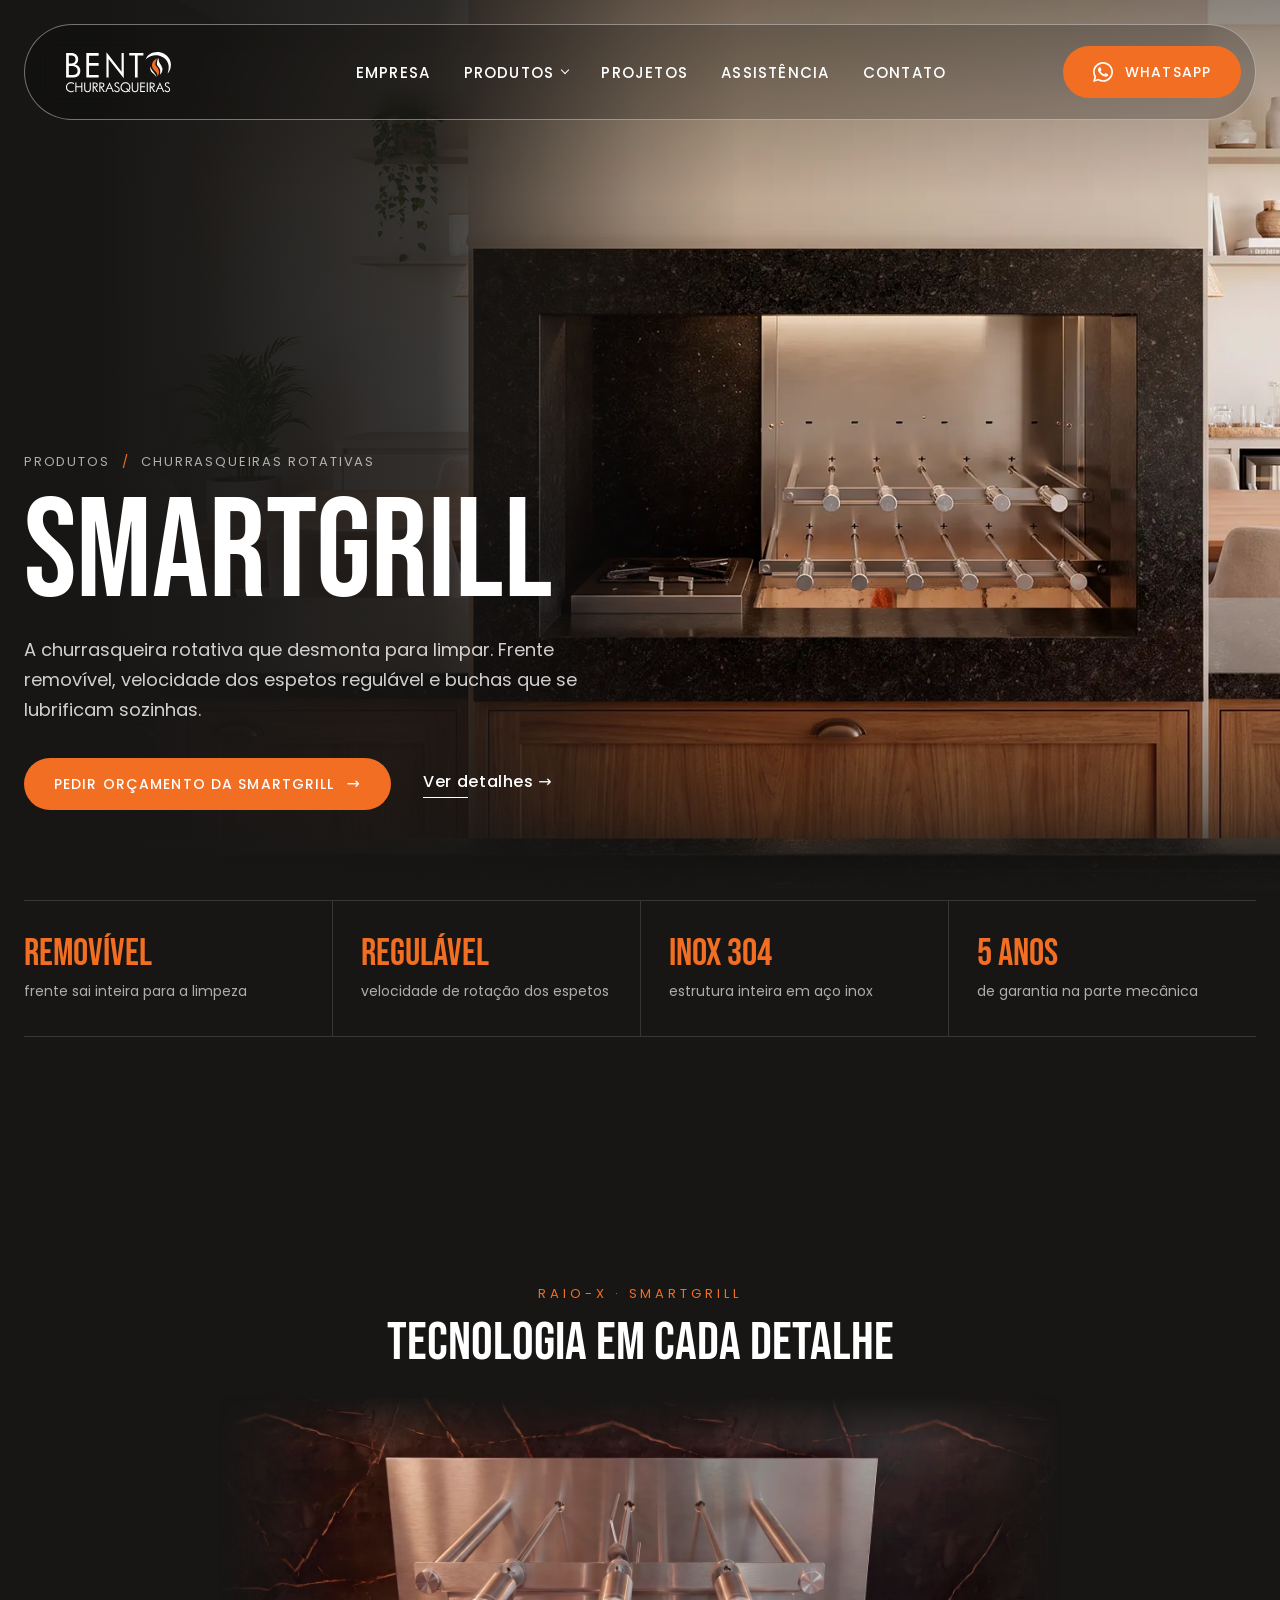
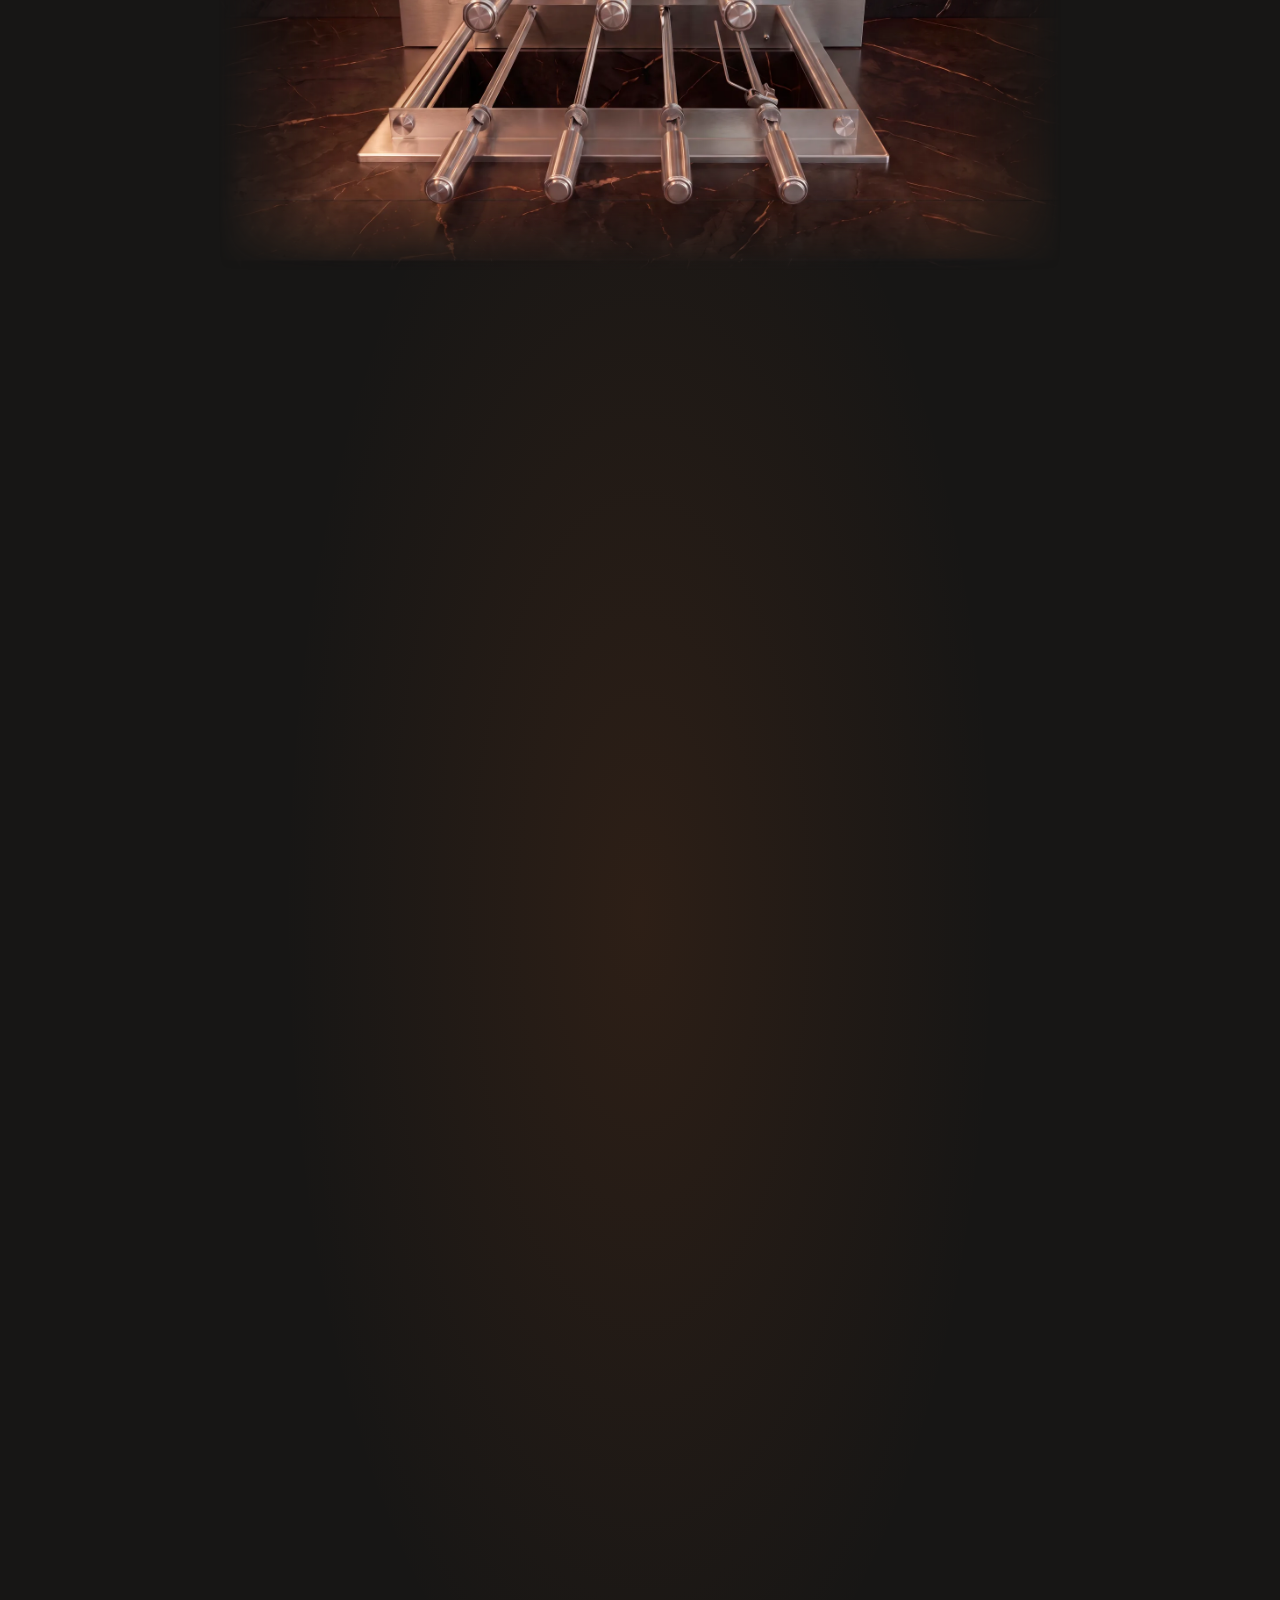
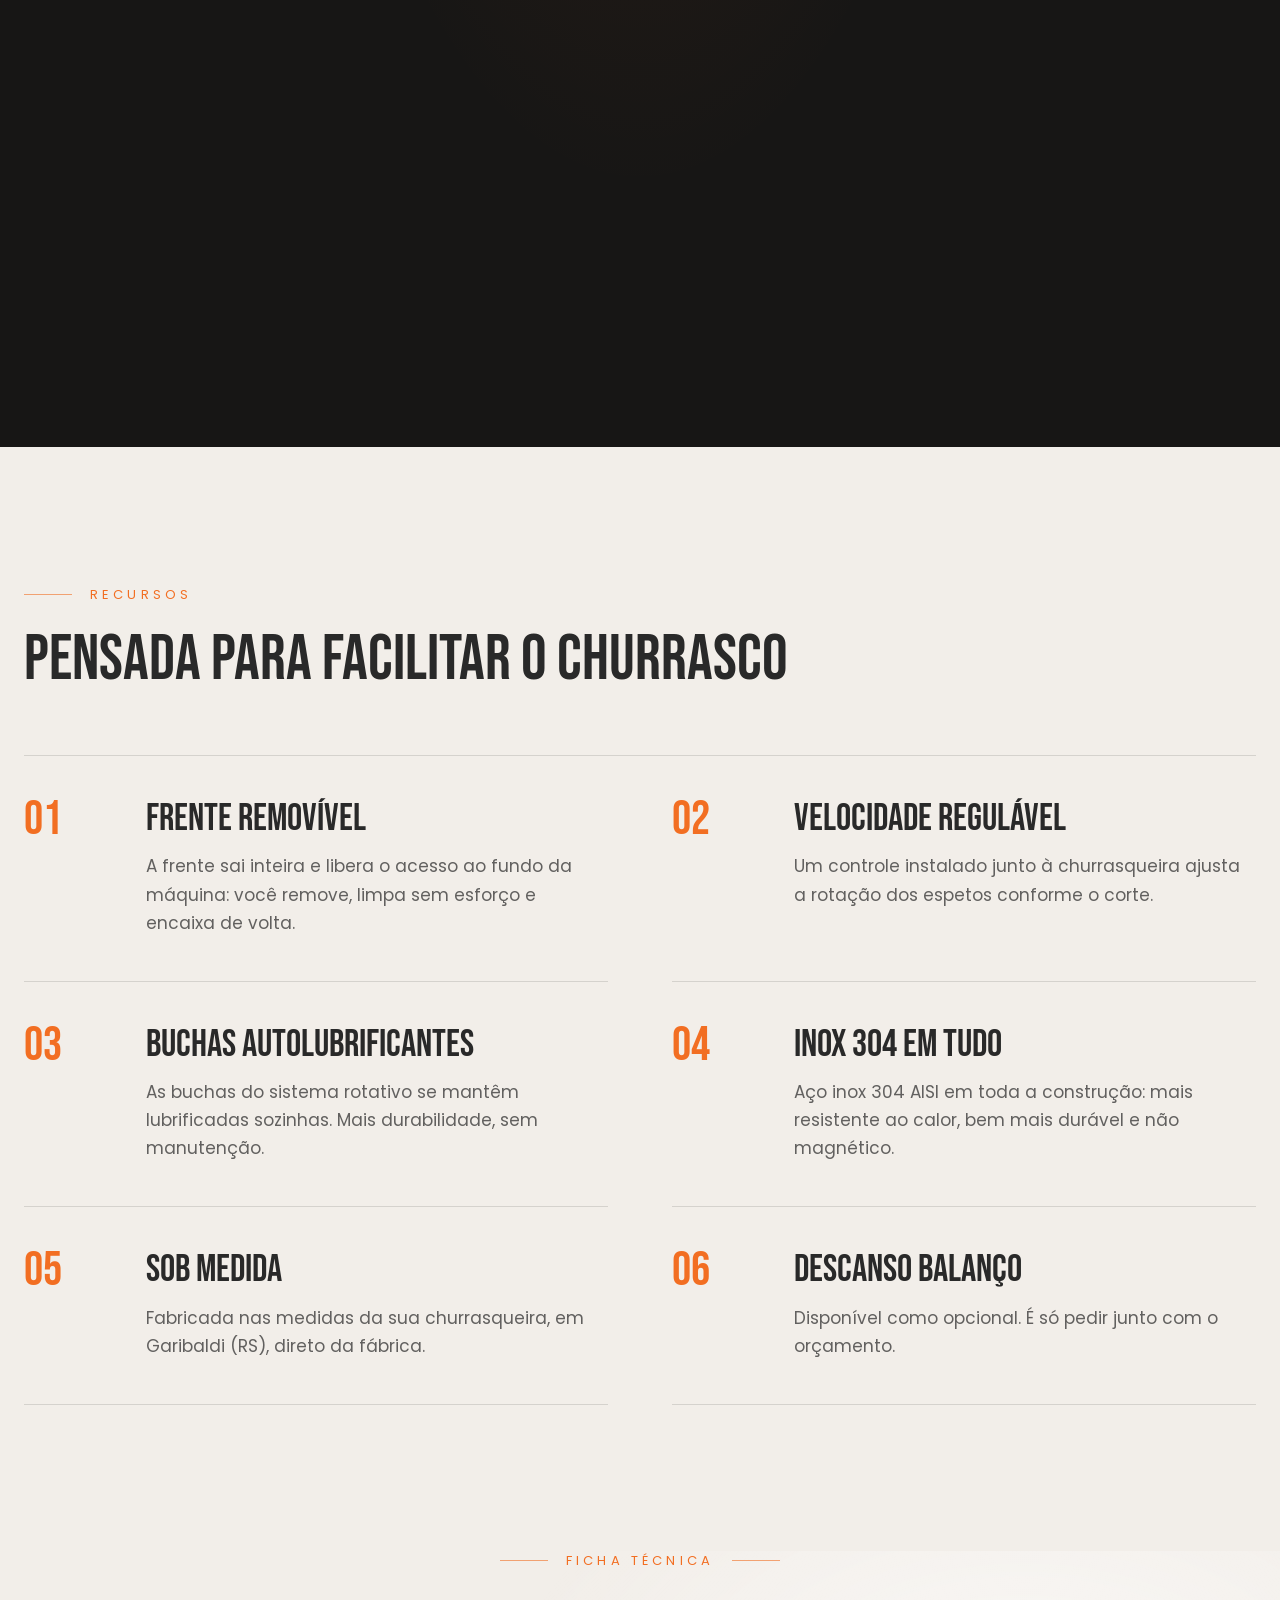
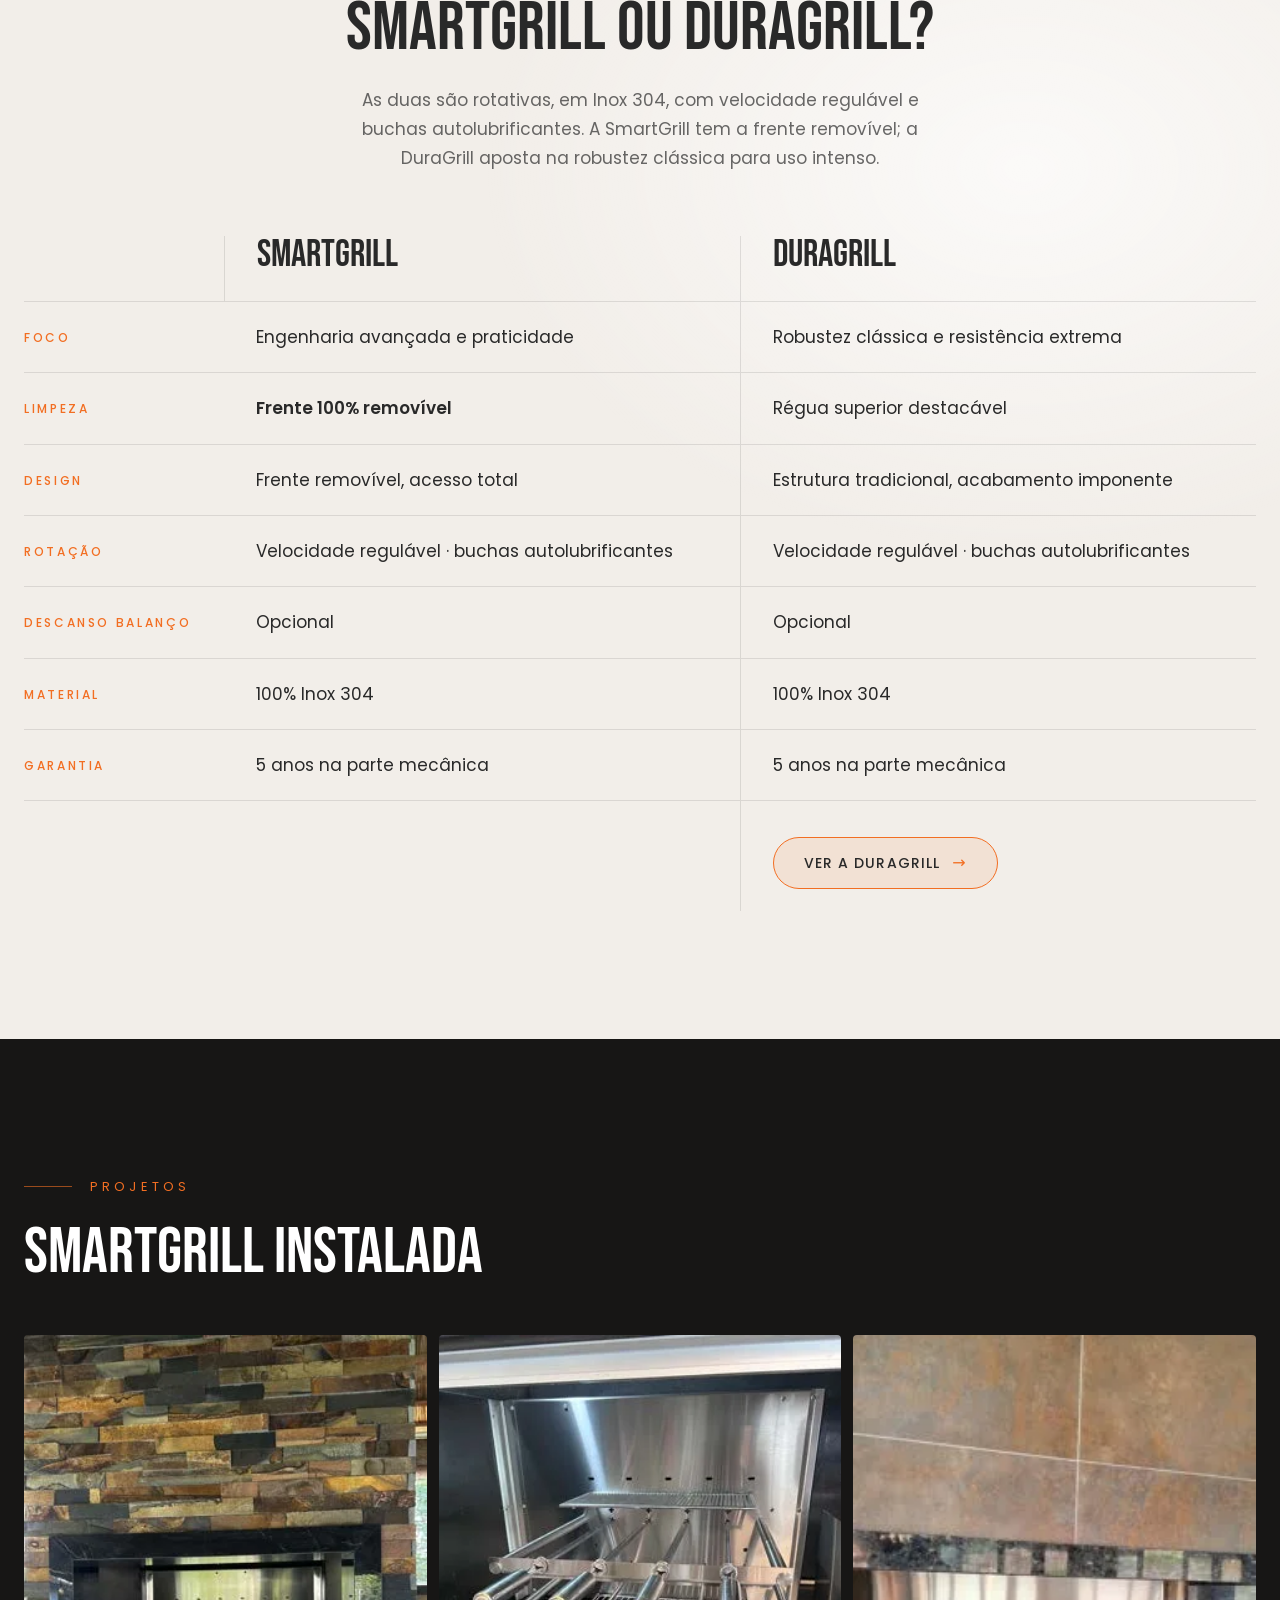
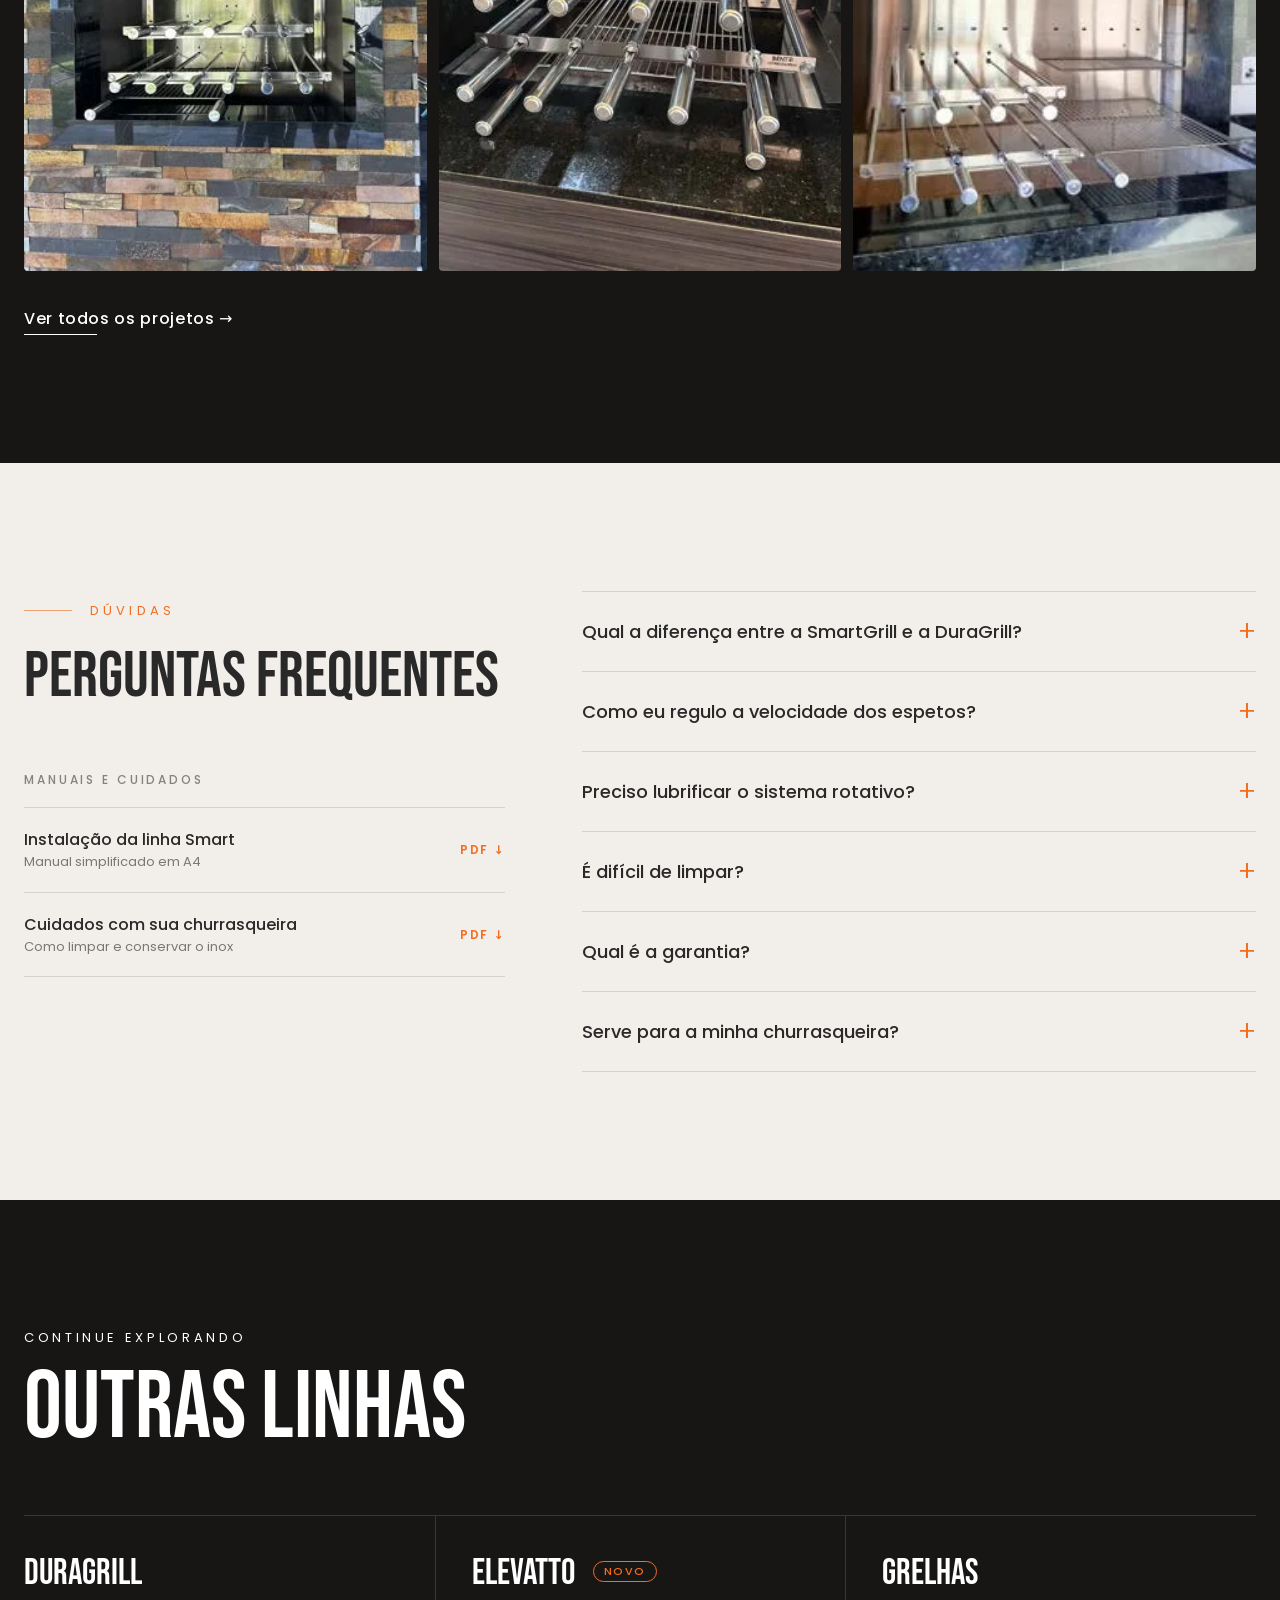
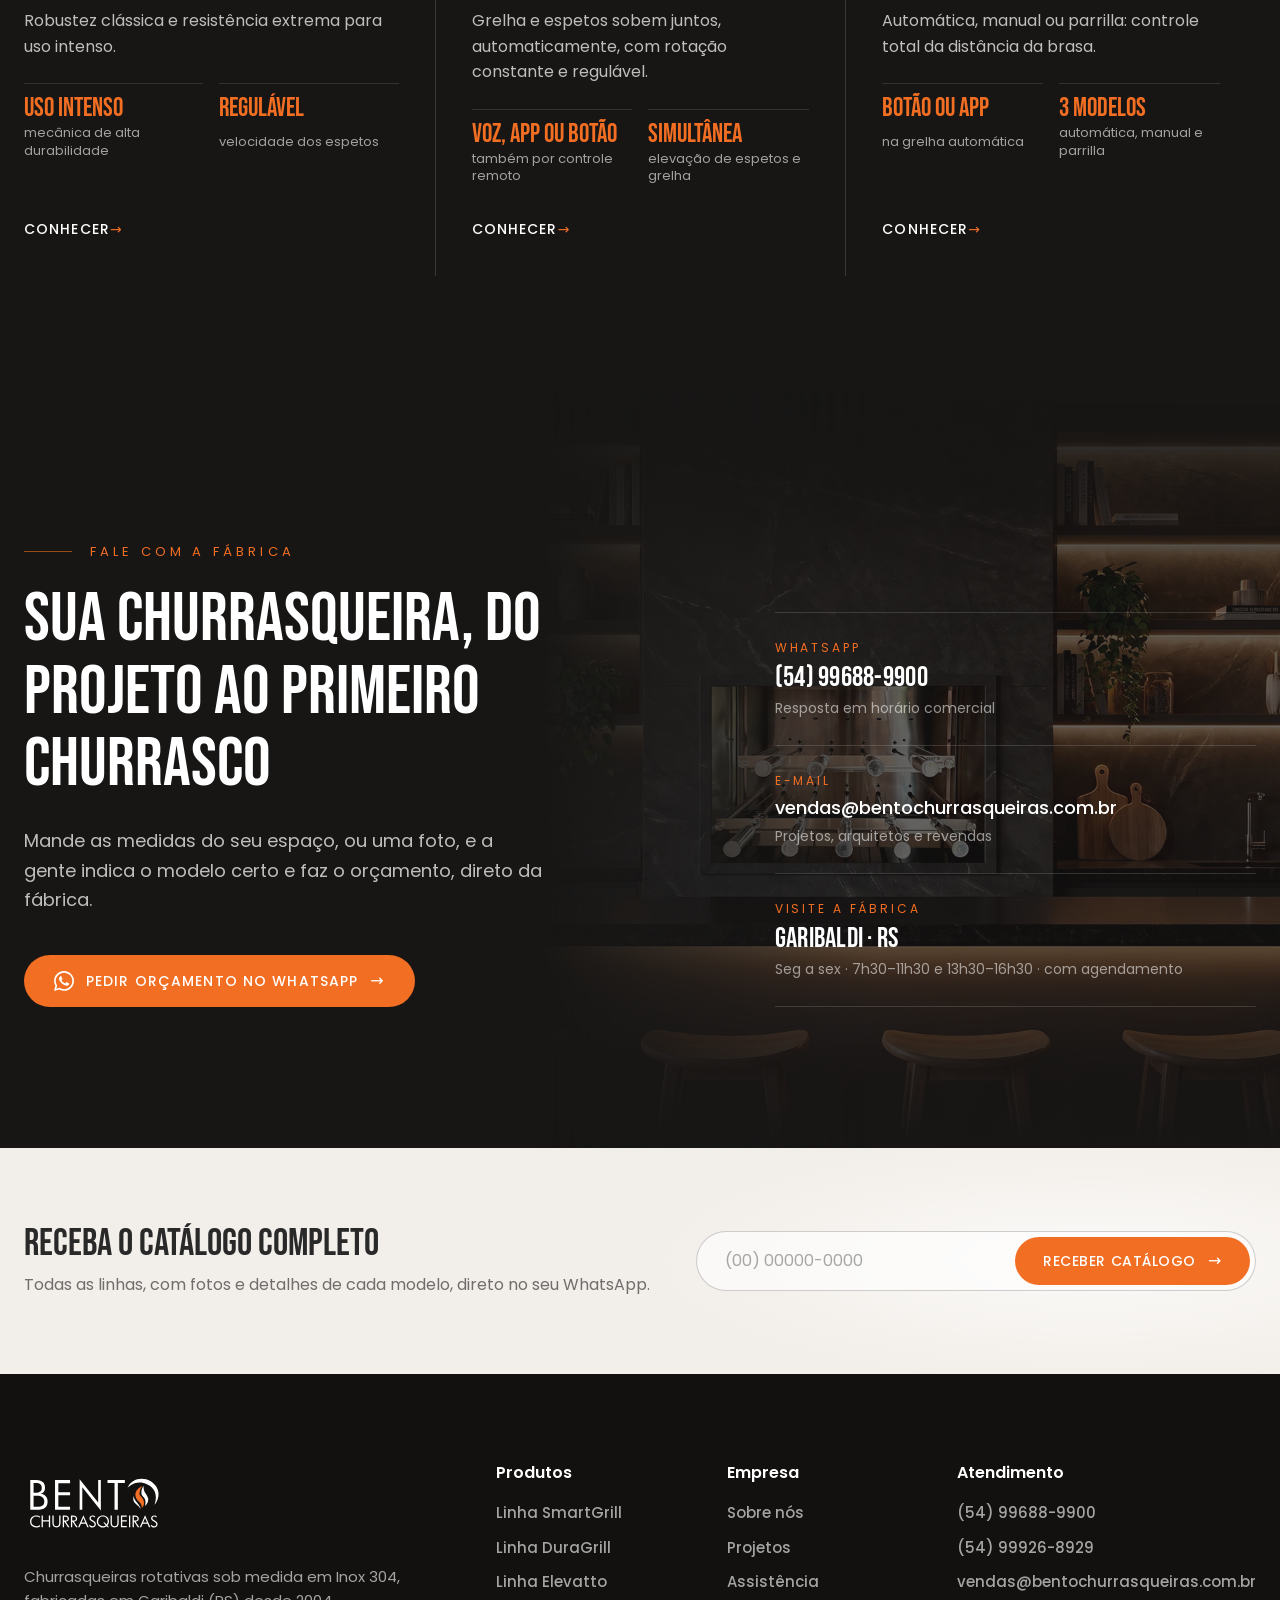
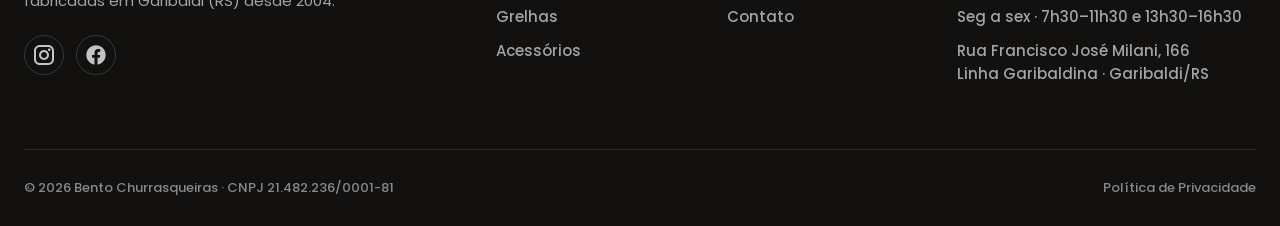
<file: smartgrill/index.html>
<!doctype html>
<html lang="pt-BR">
<head>
  <meta charset="utf-8">
  <meta name="viewport" content="width=device-width, initial-scale=1">
  <title>SmartGrill: churrasqueira rotativa · Bento Churrasqueiras</title>
  <meta name="description" content="SmartGrill, a churrasqueira rotativa que desmonta para limpar: frente removível, velocidade regulável e buchas autolubrificantes. Inox 304, sob medida.">
  <meta property="og:type" content="website">
  <meta property="og:site_name" content="Bento Churrasqueiras">
  <meta property="og:locale" content="pt_BR">
  <meta property="og:title" content="SmartGrill: churrasqueira rotativa · Bento Churrasqueiras">
  <meta property="og:description" content="SmartGrill, a churrasqueira rotativa que desmonta para limpar: frente removível, velocidade regulável e buchas autolubrificantes. Inox 304, sob medida.">
  <meta property="og:url" content="https://bento-churrasqueiras-site.vercel.app/smartgrill/">
  <meta property="og:image" content="https://bento-churrasqueiras-site.vercel.app/assets/og/smartgrill.jpg">
  <meta property="og:image:width" content="1200">
  <meta property="og:image:height" content="630">
  <meta name="twitter:card" content="summary_large_image">
  <link rel="icon" href="../assets/marca/simbolo-bento.svg" type="image/svg+xml">

  <script>document.documentElement.classList.add("js");</script>
  <link rel="preconnect" href="https://fonts.googleapis.com">
  <link rel="preconnect" href="https://fonts.gstatic.com" crossorigin>
  <link href="https://fonts.googleapis.com/css2?family=Bebas+Neue&family=Poppins:wght@400;500;600;700&display=swap" rel="stylesheet">
  <link rel="stylesheet" href="../css/estilo.css?v=1792606923">

</head>
<body>
  <a class="pular" href="#conteudo">Ir para o conteúdo</a>

  <!-- ============ HEADER (barra de vidro fixa: logo · links · WhatsApp) ============ -->
  <header class="topo" data-topo>
    <div class="container topo__barra">
      <a class="topo__logo" href="/" aria-label="Bento Churrasqueiras — página inicial">
        <img src="../assets/marca/logo-header.svg" alt="Bento Churrasqueiras" width="156" height="88">
      </a>

      <nav class="topo__nav" aria-label="Principal">
        <ul>
          <li><a href="/empresa/">Empresa</a></li>
          <li class="topo__drop">
            <button type="button" aria-expanded="false" aria-controls="drop-produtos" data-drop>
              Produtos <span class="topo__seta" aria-hidden="true"></span>
            </button>
            <div class="topo__painel" id="drop-produtos">
              <ul>
                <li><a href="/smartgrill/">SmartGrill</a></li>
                <li><a href="/duragrill/">DuraGrill</a></li>
                <li><a href="/elevatto/">Elevatto</a></li>
                <li><a href="/grelhas/">Grelhas</a></li>
                <li><a href="/acessorios/">Acessórios</a></li>
                <li class="topo__painel-todos"><a href="/produtos/">Todos os produtos</a></li>
              </ul>
            </div>
          </li>
          <li><a href="/projetos/">Projetos</a></li>
          <li><a href="/assistencia/">Assistência</a></li>
          <li><a href="/contato/">Contato</a></li>
        </ul>
      </nav>

      <a class="botao botao--wpp topo__wpp" href="https://wa.me/5554996889900?text=Ol%C3%A1!%20Vim%20pelo%20site%20e%20quero%20um%20or%C3%A7amento%20de%20churrasqueira." target="_blank" rel="noopener" data-evento="whatsapp_header">
        <img src="../assets/icones/whatsapp-branco.svg" alt="" width="20" height="20">
        <span>WhatsApp</span>
      </a>

      <!-- só no mobile: abre o menu em overlay -->
      <button class="menu-botao" type="button" aria-expanded="false" aria-controls="menu" aria-label="Abrir menu" data-menu-abrir>
        <span class="menu-botao__circulo" aria-hidden="true">
          <span></span><span></span><span></span>
        </span>
      </button>
    </div>
  </header>

  <!-- ============ MENU (overlay) ============ -->
  <div class="menu" id="menu" role="dialog" aria-modal="true" aria-label="Menu" hidden>
    <div class="menu__conteudo">
      <nav class="menu__nav" aria-label="Menu completo">
        <ul class="menu__lista">
          <li><a href="/">Home</a></li>
          <li><a href="/empresa/">Empresa</a></li>
          <li>
            <button class="menu__abre-sub" type="button" aria-expanded="false" aria-controls="submenu-produtos" data-submenu>
              Produtos <span class="menu__seta" aria-hidden="true"></span>
            </button>
            <div class="menu__sub-caixa">
            <ul class="menu__sub" id="submenu-produtos">
              <li><a href="/produtos/">Todos os produtos</a></li>
              <li><a href="/smartgrill/">SmartGrill</a></li>
              <li><a href="/duragrill/">DuraGrill</a></li>
              <li><a href="/elevatto/">Elevatto</a></li>
              <li><a href="/grelhas/">Grelhas</a></li>
              <li><a href="/acessorios/">Acessórios</a></li>
            </ul>
            </div>
          </li>
          <li><a href="/projetos/">Projetos</a></li>
          <li><a href="/assistencia/">Assistência</a></li>
          <li><a href="/contato/">Contato</a></li>
        </ul>
      </nav>
      <div class="menu__lado">
        <p class="overline overline--claro">Fale com a fábrica</p>
        <a class="botao botao--wpp" href="https://wa.me/5554996889900?text=Ol%C3%A1!%20Vim%20pelo%20site%20e%20quero%20um%20or%C3%A7amento%20de%20churrasqueira." target="_blank" rel="noopener" data-evento="whatsapp_menu">
          <img src="../assets/icones/whatsapp-branco.svg" alt="" width="20" height="20">
          <span>Pedir orçamento</span>
        </a>
        <ul class="menu__contatos">
          <li><a href="tel:+5554996889900">(54) 99688-9900</a></li>
          <li><a href="mailto:vendas@bentochurrasqueiras.com.br">vendas@bentochurrasqueiras.com.br</a></li>
          <li>Seg a sex · 7h30–11h30 · 13h30–16h30</li>
        </ul>
      </div>
    </div>
  </div>

  <main id="conteudo">

    <!-- ============ ABERTURA DA LINHA ============ -->
    <section class="linha-hero" aria-labelledby="lh-titulo">
      <div class="linha-hero__foto" style="background-image: url('../assets/img/smartgrill/hero-smartgrill.webp'); --foco: 76%" aria-hidden="true"></div>
      <div class="container linha-hero__conteudo" data-revelar="carga">
        <nav class="migalha" aria-label="Você está em"><a href="/produtos/">Produtos</a><span aria-hidden="true">/</span><a href="/produtos/#rotativas">Churrasqueiras rotativas</a></nav>
        <h1 class="linha-hero__titulo" id="lh-titulo" data-linhas>SmartGrill</h1>
        <p class="linha-hero__apoio">A churrasqueira rotativa que desmonta para limpar. Frente removível, velocidade dos espetos regulável e buchas que se lubrificam sozinhas.</p>
        <div class="linha-hero__acoes">
          <a class="botao" href="https://wa.me/5554996889900?text=Ol%C3%A1!%20Vim%20pelo%20site%20e%20quero%20um%20or%C3%A7amento%20da%20SmartGrill." target="_blank" rel="noopener" data-evento="whatsapp_smartgrill_hero"><span>Pedir orçamento<span class="so-desktop"> da SmartGrill</span></span></a>
          <a class="link-seta" href="#raiox">Ver detalhes</a>
        </div>
      </div>
    </section>

    <!-- ============ DESTAQUES ============ -->
    <section class="destaques" aria-label="Destaques">
      <ul class="container destaques__lista">
        <li><strong>Removível</strong><span>frente sai inteira para a limpeza</span></li>
        <li><strong>Regulável</strong><span>velocidade de rotação dos espetos</span></li>
        <li><strong>Inox 304</strong><span>estrutura inteira em aço inox</span></li>
        <li><strong>5 anos</strong><span>de garantia na parte mecânica</span></li>
      </ul>
    </section>

    <!-- ============ RAIO-X (render do cliente, variante horizontal) ============ -->
    <section class="raiox raiox--paisagem" id="raiox" aria-labelledby="raiox-titulo" data-raiox>
      <div class="raiox__fixo">
        <div class="container raiox__cabeca">
          <p class="overline raiox__over">Raio-X · SmartGrill</p>
          <h2 class="raiox__titulo" id="raiox-titulo">Tecnologia em cada detalhe</h2>
        </div>
        <figure class="raiox__figura">
          <div class="raiox__palco">
          <img class="raiox__img" src="../assets/img/smartgrill/smartgrill-raiox.webp" alt="Render da SmartGrill em Inox 304: espetos rotativos em duas alturas presos em réguas frontais removíveis, sobre bancada de mármore escuro" width="1920" height="1080">
          <svg class="raiox__linhas" viewBox="0 0 260 100" preserveAspectRatio="none" aria-hidden="true">
            <path d="M90.6 20.2 L55.9 28.0" pathLength="1" style="--i:0"/><path d="M90.6 77.0 L55.9 68.0" pathLength="1" style="--i:1"/><path d="M166.3 38.3 L204.1 12.0" pathLength="1" style="--i:2"/><path d="M136.5 66.5 L204.1 40.0" pathLength="1" style="--i:3"/><path d="M172.9 69.0 L204.1 68.0" pathLength="1" style="--i:4"/>
          </svg>
          <span class="raiox__ponto" style="--x:34.85%;--y:20.2%;--i:0"><b>1</b></span><span class="raiox__ponto" style="--x:34.85%;--y:77.0%;--i:1"><b>2</b></span><span class="raiox__ponto" style="--x:63.97%;--y:38.3%;--i:2"><b>3</b></span><span class="raiox__ponto" style="--x:52.49%;--y:66.5%;--i:3"><b>4</b></span><span class="raiox__ponto" style="--x:66.48%;--y:69.0%;--i:4"><b>5</b></span>
          </div>
          <ol class="raiox__rotulos">
            <li class="raiox__rotulo raiox__rotulo--esq" style="--x:1%;--y:22%;--i:0">
              <span class="raiox__num">01</span>
              <strong>Inox 304</strong>
              <span>Mais resistente ao calor e não magnético</span>
            </li>
            <li class="raiox__rotulo raiox__rotulo--esq" style="--x:1%;--y:62%;--i:1">
              <span class="raiox__num">02</span>
              <strong>Velocidade regulável</strong>
              <span>Controle da rotação instalado junto à churrasqueira</span>
            </li>
            <li class="raiox__rotulo raiox__rotulo--dir" style="--x:79%;--y:6%;--i:2">
              <span class="raiox__num">03</span>
              <strong>Sistema desmontável</strong>
              <span>Acesso ao fundo da máquina</span>
            </li>
            <li class="raiox__rotulo raiox__rotulo--dir" style="--x:79%;--y:34%;--i:3">
              <span class="raiox__num">04</span>
              <strong>Buchas autolubrificantes</strong>
              <span>Mais durabilidade, sem manutenção</span>
            </li>
            <li class="raiox__rotulo raiox__rotulo--dir" style="--x:79%;--y:62%;--i:4">
              <span class="raiox__num">05</span>
              <strong>Frente removível</strong>
              <span>Remova e limpe sem esforço</span>
            </li>
          </ol>
        </figure>
      </div>
    </section>

    <!-- ============ RECURSOS (claro quente) ============ -->
    <section class="modelos modelos--recursos" aria-labelledby="modelos-titulo">
      <div class="container">
        <div class="modelos__cabeca" data-revelar="scroll">
          <p class="overline modelos__over"><span class="comparativo__traco" aria-hidden="true"></span>Recursos</p>
          <h2 class="modelos__titulo" id="modelos-titulo" data-linhas>Pensada para facilitar o churrasco</h2>
        </div>
        <ol class="modelos__lista">
          <li class="modelo">
            <span class="modelo__num">01</span>
            <div class="modelo__texto">
              <h3>Frente removível</h3>
              <p>A frente sai inteira e libera o acesso ao fundo da máquina: você remove, limpa sem esforço e encaixa de volta.</p>
            </div>
          </li>
          <li class="modelo">
            <span class="modelo__num">02</span>
            <div class="modelo__texto">
              <h3>Velocidade regulável</h3>
              <p>Um controle instalado junto à churrasqueira ajusta a rotação dos espetos conforme o corte.</p>
            </div>
          </li>
          <li class="modelo">
            <span class="modelo__num">03</span>
            <div class="modelo__texto">
              <h3>Buchas autolubrificantes</h3>
              <p>As buchas do sistema rotativo se mantêm lubrificadas sozinhas. Mais durabilidade, sem manutenção.</p>
            </div>
          </li>
          <li class="modelo">
            <span class="modelo__num">04</span>
            <div class="modelo__texto">
              <h3>Inox 304 em tudo</h3>
              <p>Aço inox 304 AISI em toda a construção: mais resistente ao calor, bem mais durável e não magnético.</p>
            </div>
          </li>
          <li class="modelo">
            <span class="modelo__num">05</span>
            <div class="modelo__texto">
              <h3>Sob medida</h3>
              <p>Fabricada nas medidas da sua churrasqueira, em Garibaldi (RS), direto da fábrica.</p>
            </div>
          </li>
          <li class="modelo">
            <span class="modelo__num">06</span>
            <div class="modelo__texto">
              <h3>Descanso balanço</h3>
              <p>Disponível como opcional. É só pedir junto com o orçamento.</p>
            </div>
          </li>
        </ol>
      </div>
    </section>

    <!-- ============ FICHA TÉCNICA (comparada à DuraGrill) ============ -->
    <section class="comparativo ficha-tecnica" aria-labelledby="ficha-titulo">
      <div class="container">
        <div class="comparativo__cabeca" data-revelar="scroll">
          <p class="overline comparativo__over"><span class="comparativo__traco" aria-hidden="true"></span>Ficha técnica</p>
          <h2 class="comparativo__titulo" id="ficha-titulo" data-linhas>SmartGrill ou DuraGrill?</h2>
          <p class="comparativo__apoio">As duas são rotativas, em Inox 304, com velocidade regulável e buchas autolubrificantes. A SmartGrill tem a frente removível; a DuraGrill aposta na robustez clássica para uso intenso.</p>
        </div>
        <div class="tabela" role="region" aria-label="SmartGrill comparada à DuraGrill" tabindex="0">
          <table>
            <thead>
              <tr><th scope="col"><span class="visually-hidden">Característica</span></th><th scope="col">SmartGrill</th><th scope="col">DuraGrill</th></tr>
            </thead>
            <tbody>
              <tr><th scope="row">Foco</th><td>Engenharia avançada e praticidade</td><td>Robustez clássica e resistência extrema</td></tr>
              <tr><th scope="row">Limpeza</th><td><strong>Frente 100% removível</strong></td><td>Régua superior destacável</td></tr>
              <tr><th scope="row">Design</th><td>Frente removível, acesso total</td><td>Estrutura tradicional, acabamento imponente</td></tr>
              <tr><th scope="row">Rotação</th><td>Velocidade regulável · buchas autolubrificantes</td><td>Velocidade regulável · buchas autolubrificantes</td></tr>
              <tr><th scope="row">Descanso balanço</th><td>Opcional</td><td>Opcional</td></tr>
              <tr><th scope="row">Material</th><td>100% Inox 304</td><td>100% Inox 304</td></tr>
              <tr><th scope="row">Garantia</th><td>5 anos na parte mecânica</td><td>5 anos na parte mecânica</td></tr>
            </tbody>
            <tfoot>
              <tr><th scope="row"><span class="visually-hidden">Saiba mais</span></th><td></td><td><a class="botao botao--sec" href="/duragrill/"><span>Ver<span class="so-desktop"> a DuraGrill</span></span></a></td></tr>
            </tfoot>
          </table>
        </div>
      </div>
    </section>

    <!-- ============ PROJETOS (PROVISÓRIO: fotos do catálogo) ============ -->
    <section class="galeria" aria-labelledby="galeria-titulo">
      <div class="container">
        <div class="galeria__cabeca" data-revelar="scroll">
          <p class="overline galeria__over"><span class="comparativo__traco" aria-hidden="true"></span>Projetos</p>
          <h2 class="galeria__titulo" id="galeria-titulo" data-linhas>SmartGrill instalada</h2>
        </div>
        <ul class="galeria__grade" data-qtd="3">
          <li><img src="../assets/img/smartgrill/projeto-smartgrill-1.webp" alt="SmartGrill em churrasqueira revestida de pedra ferro" width="325" height="433" loading="lazy"></li>
          <li><img src="../assets/img/smartgrill/projeto-smartgrill-2.webp" alt="Espetos da SmartGrill vistos de perto, com grelha ao fundo" width="321" height="428" loading="lazy"></li>
          <li><img src="../assets/img/smartgrill/projeto-smartgrill-3.webp" alt="SmartGrill em área gourmet com porcelanato" width="243" height="431" loading="lazy"></li>
        </ul>
        <a class="link-seta galeria__mais" href="/projetos/">Ver todos os projetos</a>
      </div>
    </section>

    <!-- ============ DÚVIDAS FREQUENTES + MANUAIS ============ -->
    <section class="faq" aria-labelledby="faq-titulo">
      <div class="container faq__grade">
        <div class="faq__cabeca" data-revelar="scroll">
          <p class="overline faq__over"><span class="comparativo__traco" aria-hidden="true"></span>Dúvidas</p>
          <h2 class="faq__titulo" id="faq-titulo" data-linhas>Perguntas frequentes</h2>

          <div class="manuais">
            <h3 class="manuais__rotulo">Manuais e cuidados</h3>
            <ul class="manuais__lista">
              <li><a href="https://bentochurrasqueiras.com.br/wp-content/uploads/2021/04/Manual-de-instalacao-A4-Linha-Smart.pdf" target="_blank" rel="noopener" data-evento="manual_smart_instalacao"><strong>Instalação da linha Smart</strong><small>Manual simplificado em A4</small></a></li>
              <li><a href="https://bentochurrasqueiras.com.br/wp-content/uploads/2021/04/Cuidados-com-sua-Churrasqueira.pdf" target="_blank" rel="noopener" data-evento="manual_cuidados"><strong>Cuidados com sua churrasqueira</strong><small>Como limpar e conservar o inox</small></a></li>
              <!-- TODO cliente: manual completo de instalação da linha Smart (no site atual o link está quebrado) -->
            </ul>
          </div>
        </div>
        <div class="faq__lista">
          <details><summary>Qual a diferença entre a SmartGrill e a DuraGrill?</summary><p>As duas são rotativas, em Inox 304, com velocidade regulável e buchas autolubrificantes. A SmartGrill tem a frente removível, que dá acesso ao fundo da máquina e facilita a limpeza. A DuraGrill aposta na robustez clássica, para uso intenso.</p></details>
          <details><summary>Como eu regulo a velocidade dos espetos?</summary><p>Por um controle (potenciômetro) instalado junto à churrasqueira. Você ajusta a rotação conforme o corte.</p></details>
          <details><summary>Preciso lubrificar o sistema rotativo?</summary><p>Não. As buchas do sistema rotativo se mantêm lubrificadas automaticamente, o que dá mais durabilidade sem necessidade de manutenção.</p></details>
          <details><summary>É difícil de limpar?</summary><p>Não. A frente é removível e o sistema é desmontável, com acesso ao fundo da máquina: você remove, limpa e encaixa de volta.</p></details>
          <details><summary>Qual é a garantia?</summary><p>5 anos de garantia na parte mecânica. Em caso de assistência, o retorno é em até 48 horas.</p></details>
          <details><summary>Serve para a minha churrasqueira?</summary><p>A SmartGrill é fabricada sob medida. Mande as medidas do seu espaço, ou uma foto, pelo WhatsApp e a gente indica o tamanho certo.</p></details>
          <!-- TODO cliente: o que é o descanso balanço; prazo de fabricação; quem instala -->
        </div>
      </div>
    </section>

    <!-- ============ OUTRAS LINHAS ============ -->
    <section class="familia familia--sem-cena relacionadas" aria-labelledby="rel-titulo">
      <div class="container familia__cabeca" data-revelar="scroll">
        <p class="overline familia__over">Continue explorando</p>
        <h2 class="familia__titulo" id="rel-titulo" data-linhas>Outras linhas</h2>
      </div>
      <div class="container">
        <ul class="fichas" data-revelar="scroll" data-qtd="3">
            <li class="ficha">
              <h3 class="ficha__nome"><a href="/duragrill/">DuraGrill</a></h3>
              <p class="ficha__resumo">Robustez clássica e resistência extrema para uso intenso.</p>
              <ul class="ficha__specs"><li><strong>Uso intenso</strong><span>mecânica de alta durabilidade</span></li><li><strong>Regulável</strong><span>velocidade dos espetos</span></li></ul>
              <span class="ficha__link" aria-hidden="true">Conhecer</span>
            </li>
            <li class="ficha">
              <h3 class="ficha__nome"><a href="/elevatto/">Elevatto</a> <em class="ficha__tag">Novo</em></h3>
              <p class="ficha__resumo">Grelha e espetos sobem juntos, automaticamente, com rotação constante e regulável.</p>
              <ul class="ficha__specs"><li><strong>Voz, app ou botão</strong><span>também por controle remoto</span></li><li><strong>Simultânea</strong><span>elevação de espetos e grelha</span></li></ul>
              <span class="ficha__link" aria-hidden="true">Conhecer</span>
            </li>
            <li class="ficha">
              <h3 class="ficha__nome"><a href="/grelhas/">Grelhas</a></h3>
              <p class="ficha__resumo">Automática, manual ou parrilla: controle total da distância da brasa.</p>
              <ul class="ficha__specs"><li><strong>Botão ou app</strong><span>na grelha automática</span></li><li><strong>3 modelos</strong><span>automática, manual e parrilla</span></li></ul>
              <span class="ficha__link" aria-hidden="true">Conhecer</span>
            </li>
        </ul>
      </div>
    </section>

    <!-- ============ CONTATO (fechamento, escuro quente) ============ -->
    <section class="contato" aria-labelledby="contato-titulo">
      <div class="contato__cena" aria-hidden="true"></div>

      <div class="container contato__grade">
        <div class="contato__texto" data-revelar="scroll">
          <p class="overline contato__over"><span class="contato__traco" aria-hidden="true"></span>Fale com a fábrica</p>
          <h2 class="contato__titulo" id="contato-titulo" data-linhas>Sua churrasqueira, do projeto ao primeiro churrasco</h2>
          <p class="contato__apoio">Mande as medidas do seu espaço, ou uma foto, e a gente indica o modelo certo e faz o orçamento, direto da fábrica.</p>
          <a class="botao contato__cta" href="https://wa.me/5554996889900?text=Ol%C3%A1!%20Vim%20pelo%20site%20e%20quero%20um%20or%C3%A7amento%20da%20SmartGrill." target="_blank" rel="noopener" data-evento="whatsapp_contato">
            <img src="../assets/icones/whatsapp-branco.svg" alt="" width="20" height="20">
            <span>Pedir orçamento<span class="so-desktop"> no WhatsApp</span></span>
          </a>
        </div>

        <ul class="canais">
          <li class="canal">
            <span class="canal__rotulo">WhatsApp</span>
            <a class="canal__valor" href="https://wa.me/5554996889900?text=Ol%C3%A1!%20Vim%20pelo%20site%20e%20quero%20um%20or%C3%A7amento%20da%20SmartGrill." target="_blank" rel="noopener" data-evento="whatsapp_canal">(54) 99688-9900</a>
            <span class="canal__nota">Resposta em horário comercial</span>
          </li>
          <li class="canal">
            <span class="canal__rotulo">E-mail</span>
            <a class="canal__valor canal__valor--email" href="mailto:vendas@bentochurrasqueiras.com.br">vendas@bentochurrasqueiras.com.br</a>
            <span class="canal__nota">Projetos, arquitetos e revendas</span>
          </li>
          <li class="canal">
            <span class="canal__rotulo">Visite a fábrica</span>
            <a class="canal__valor" href="https://www.google.com/maps/search/?api=1&amp;query=Rua+Francisco+Jos%C3%A9+Milani+166+Garibaldi+RS" target="_blank" rel="noopener">Garibaldi · RS</a>
            <span class="canal__nota">Seg a sex · 7h30–11h30 e 13h30–16h30 · com agendamento</span>
          </li>
        </ul>
      </div>
    </section>
    <!-- ============ RECEBA O CATÁLOGO (claro quente; pede o WhatsApp — no Elementor vira Fluent Forms) ============ -->
    <section class="catalogo-secao" aria-label="Receba o catálogo">
      <div class="container">
        <form class="catalogo" action="#" method="post" data-catalogo>
          <div class="catalogo__texto">
            <p class="catalogo__titulo">Receba o catálogo completo</p>
            <p class="catalogo__apoio">Todas as linhas, com fotos e detalhes de cada modelo, direto no seu WhatsApp.</p>
          </div>
          <label class="visually-hidden" for="catalogo-whats">Seu WhatsApp</label>
          <div class="catalogo__campo">
            <input id="catalogo-whats" name="whatsapp" type="tel" inputmode="tel" placeholder="(00) 00000-0000" autocomplete="tel" required>
            <button class="botao" type="submit"><span>Receber<span class="so-desktop"> catálogo</span></span></button>
          </div>
        </form>
      </div>
    </section>
  </main>

  <!-- ============ RODAPÉ ============ -->
  <footer class="rodape">
    <div class="container">
      <div class="rodape__topo">
        <div class="rodape__marca">
          <a href="/" aria-label="Bento Churrasqueiras — página inicial">
            <img src="../assets/marca/logo-footer.svg" alt="Bento Churrasqueiras" width="142" height="80" loading="lazy">
          </a>
          <p>Churrasqueiras rotativas sob medida em Inox 304, fabricadas em Garibaldi (RS) desde 2004.</p>
          <ul class="rodape__redes">
            <li><a href="https://www.instagram.com/bentochurrasqueiras/" target="_blank" rel="noopener" aria-label="Instagram"><img src="../assets/icones/instagram.svg" alt="" width="20" height="20"></a></li>
            <li><a href="https://www.facebook.com/BentoChurrasqueiras/" target="_blank" rel="noopener" aria-label="Facebook"><img src="../assets/icones/facebook.svg" alt="" width="20" height="20"></a></li>
          </ul>
        </div>

        <div class="rodape__colunas">
          <nav class="rodape__col" aria-labelledby="rod-produtos">
            <h2 id="rod-produtos">Produtos</h2>
            <ul>
              <li><a href="/smartgrill/">Linha SmartGrill</a></li>
              <li><a href="/duragrill/">Linha DuraGrill</a></li>
              <li><a href="/elevatto/">Linha Elevatto</a></li>
              <li><a href="/grelhas/">Grelhas</a></li>
              <li><a href="/acessorios/">Acessórios</a></li>
            </ul>
          </nav>
          <nav class="rodape__col" aria-labelledby="rod-empresa">
            <h2 id="rod-empresa">Empresa</h2>
            <ul>
              <li><a href="/empresa/">Sobre nós</a></li>
              <li><a href="/projetos/">Projetos</a></li>
              <li><a href="/assistencia/">Assistência</a></li>
              <li><a href="/contato/">Contato</a></li>
            </ul>
          </nav>
          <div class="rodape__col">
            <h2>Atendimento</h2>
            <ul>
              <li><a href="https://wa.me/5554996889900" target="_blank" rel="noopener" data-evento="whatsapp_rodape">(54) 99688-9900</a></li>
              <!-- TODO cliente: confirmar se este 2º número está ativo -->
              <li><a href="https://wa.me/5554999268929" target="_blank" rel="noopener" data-evento="whatsapp_rodape_2">(54) 99926-8929</a></li>
              <li><a href="mailto:vendas@bentochurrasqueiras.com.br">vendas@bentochurrasqueiras.com.br</a></li>
              <li>Seg a sex · 7h30–11h30 e 13h30–16h30</li>
              <li><a href="https://www.google.com/maps/search/?api=1&amp;query=Rua+Francisco+Jos%C3%A9+Milani+166+Garibaldi+RS" target="_blank" rel="noopener">Rua Francisco José Milani, 166<br>Linha Garibaldina · Garibaldi/RS</a></li>
            </ul>
          </div>
        </div>
      </div>

      <div class="rodape__base">
        <p>© <span data-ano>2026</span> Bento Churrasqueiras · CNPJ 21.482.236/0001-81</p>
        <ul class="rodape__legal">
          <li><a href="/politica-de-privacidade/">Política de Privacidade</a></li>
        </ul>
      </div>
    </div>
  </footer>

  <!-- WhatsApp flutuante (aparece depois do hero) -->
  <a class="wpp-flutuante" href="https://wa.me/5554996889900?text=Ol%C3%A1!%20Vim%20pelo%20site%20e%20quero%20um%20or%C3%A7amento%20de%20churrasqueira." target="_blank" rel="noopener" aria-label="Pedir orçamento no WhatsApp" data-evento="whatsapp_flutuante">
    <img src="../assets/icones/whatsapp-branco.svg" alt="" width="28" height="28">
  </a>

  <script src="../js/lenis.min.js?v=1.3.26" defer></script>
  <script src="../js/main.js?v=1790700005" defer></script>
</body>
</html>
</file>
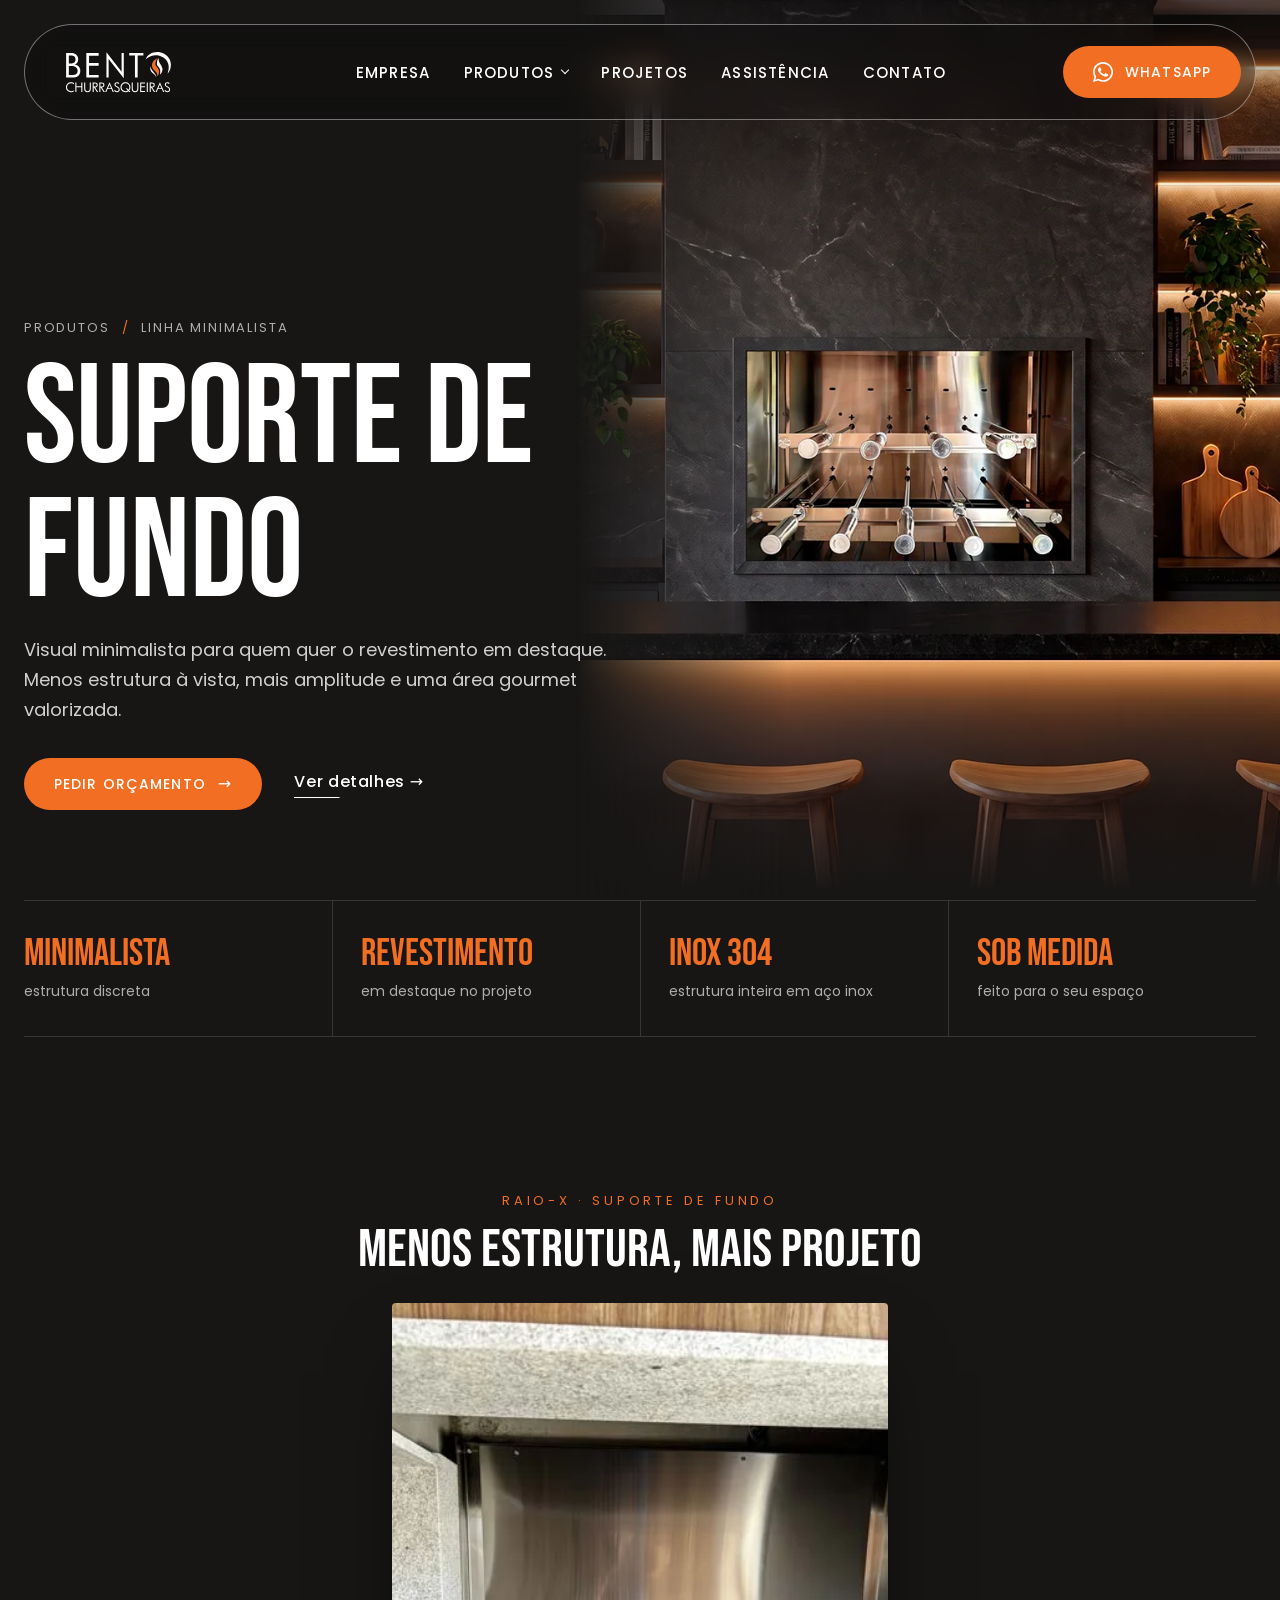
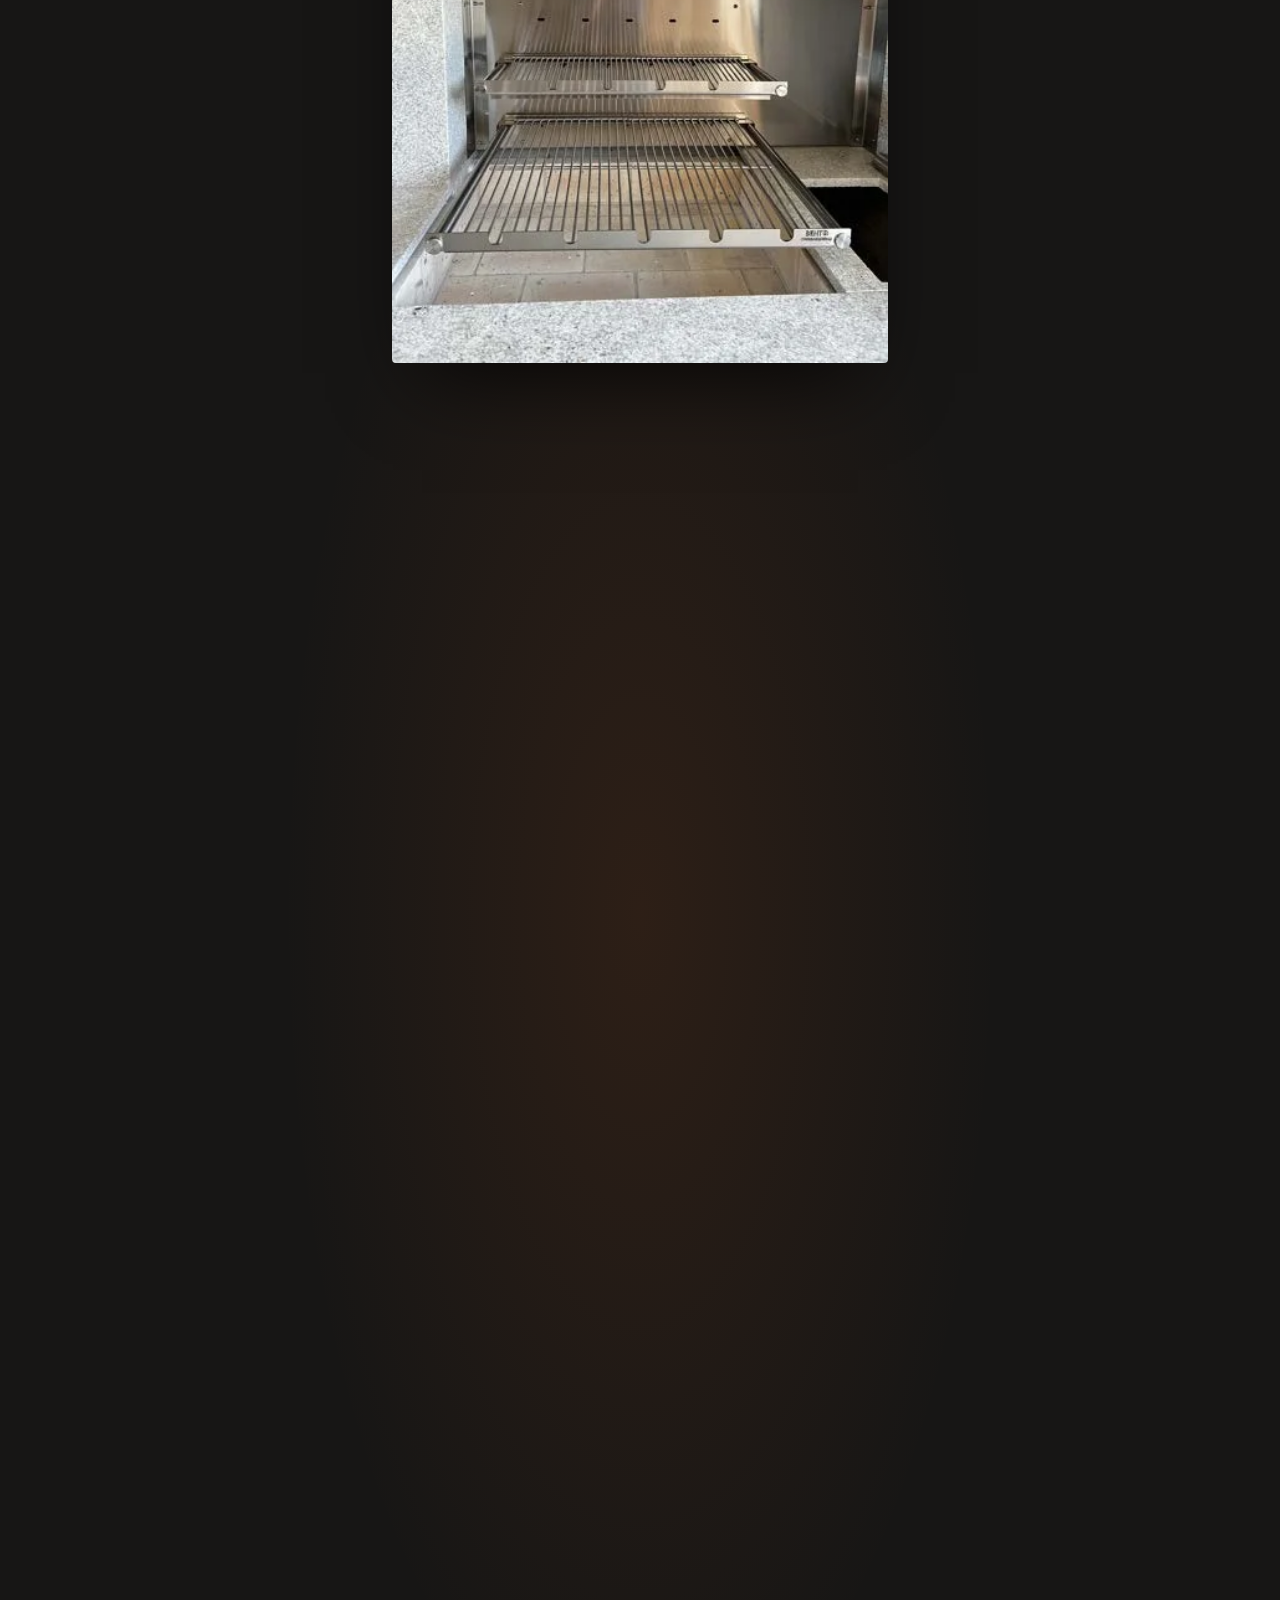
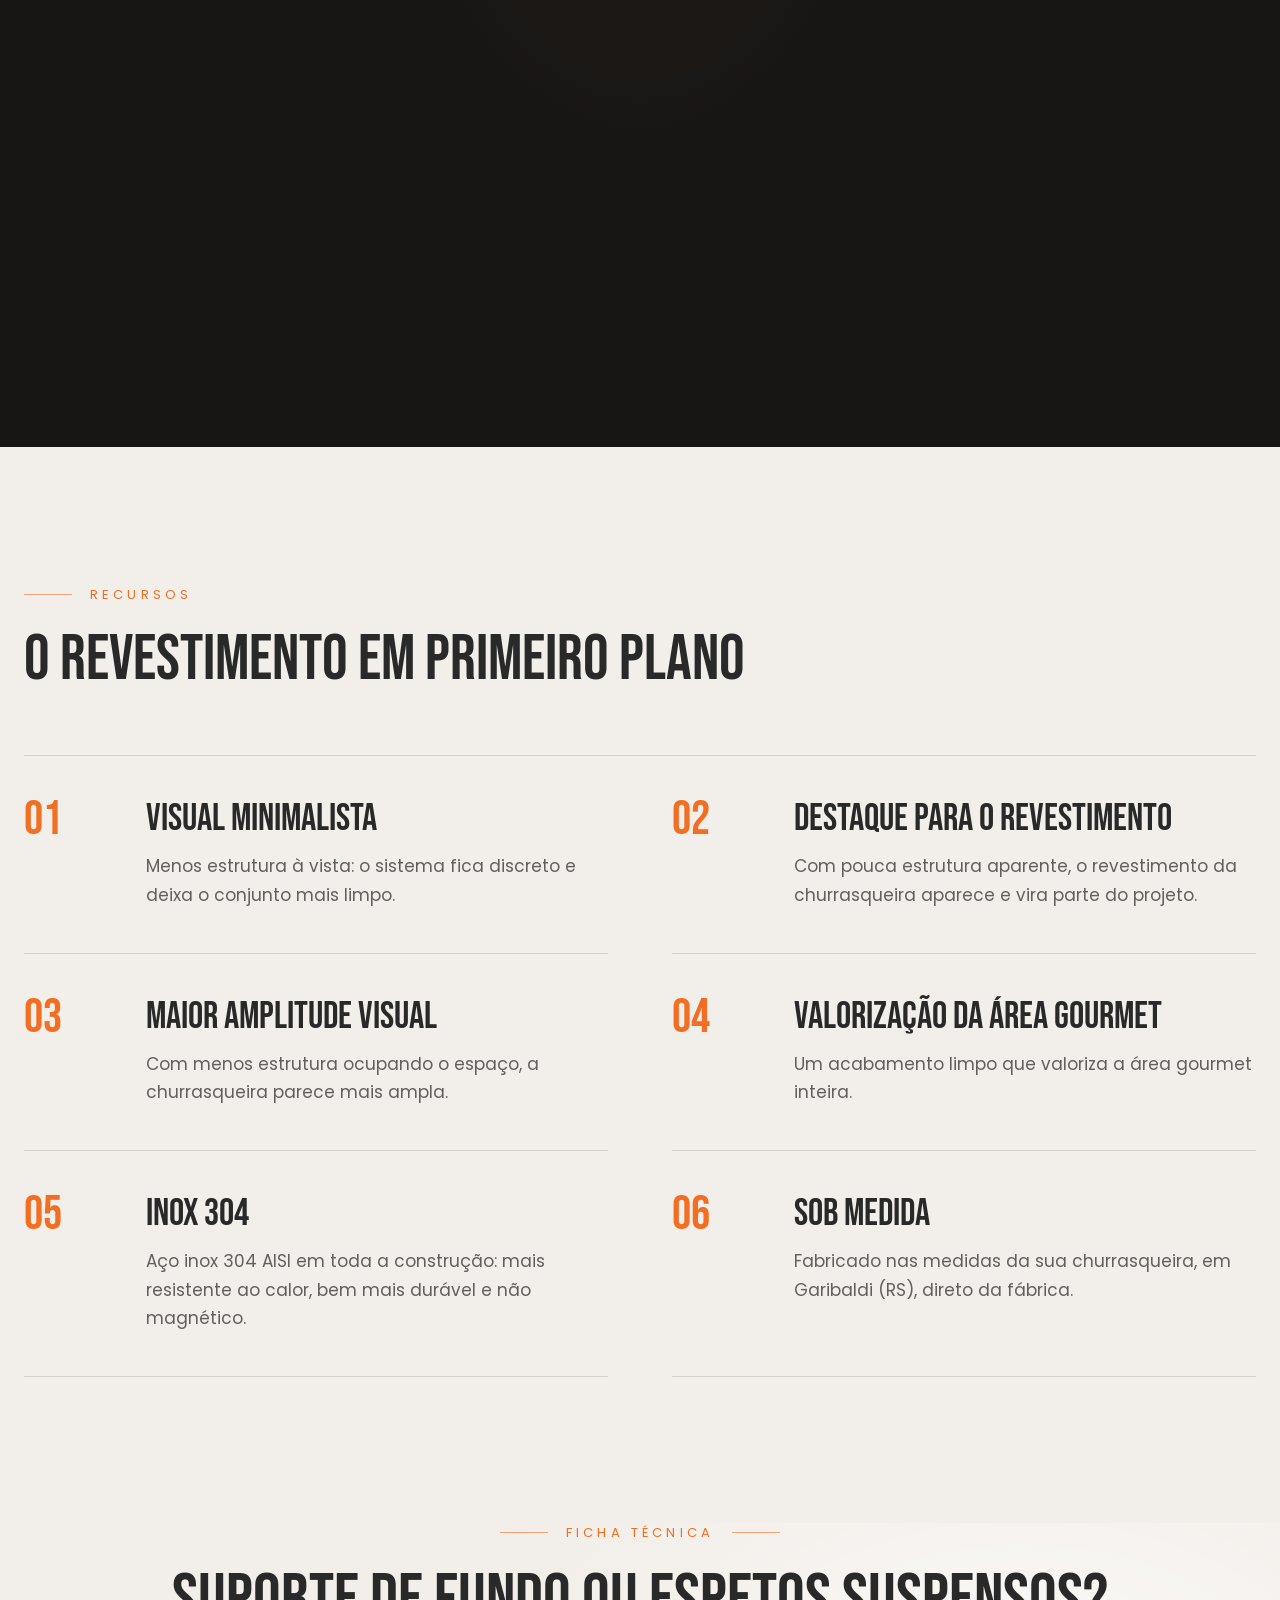
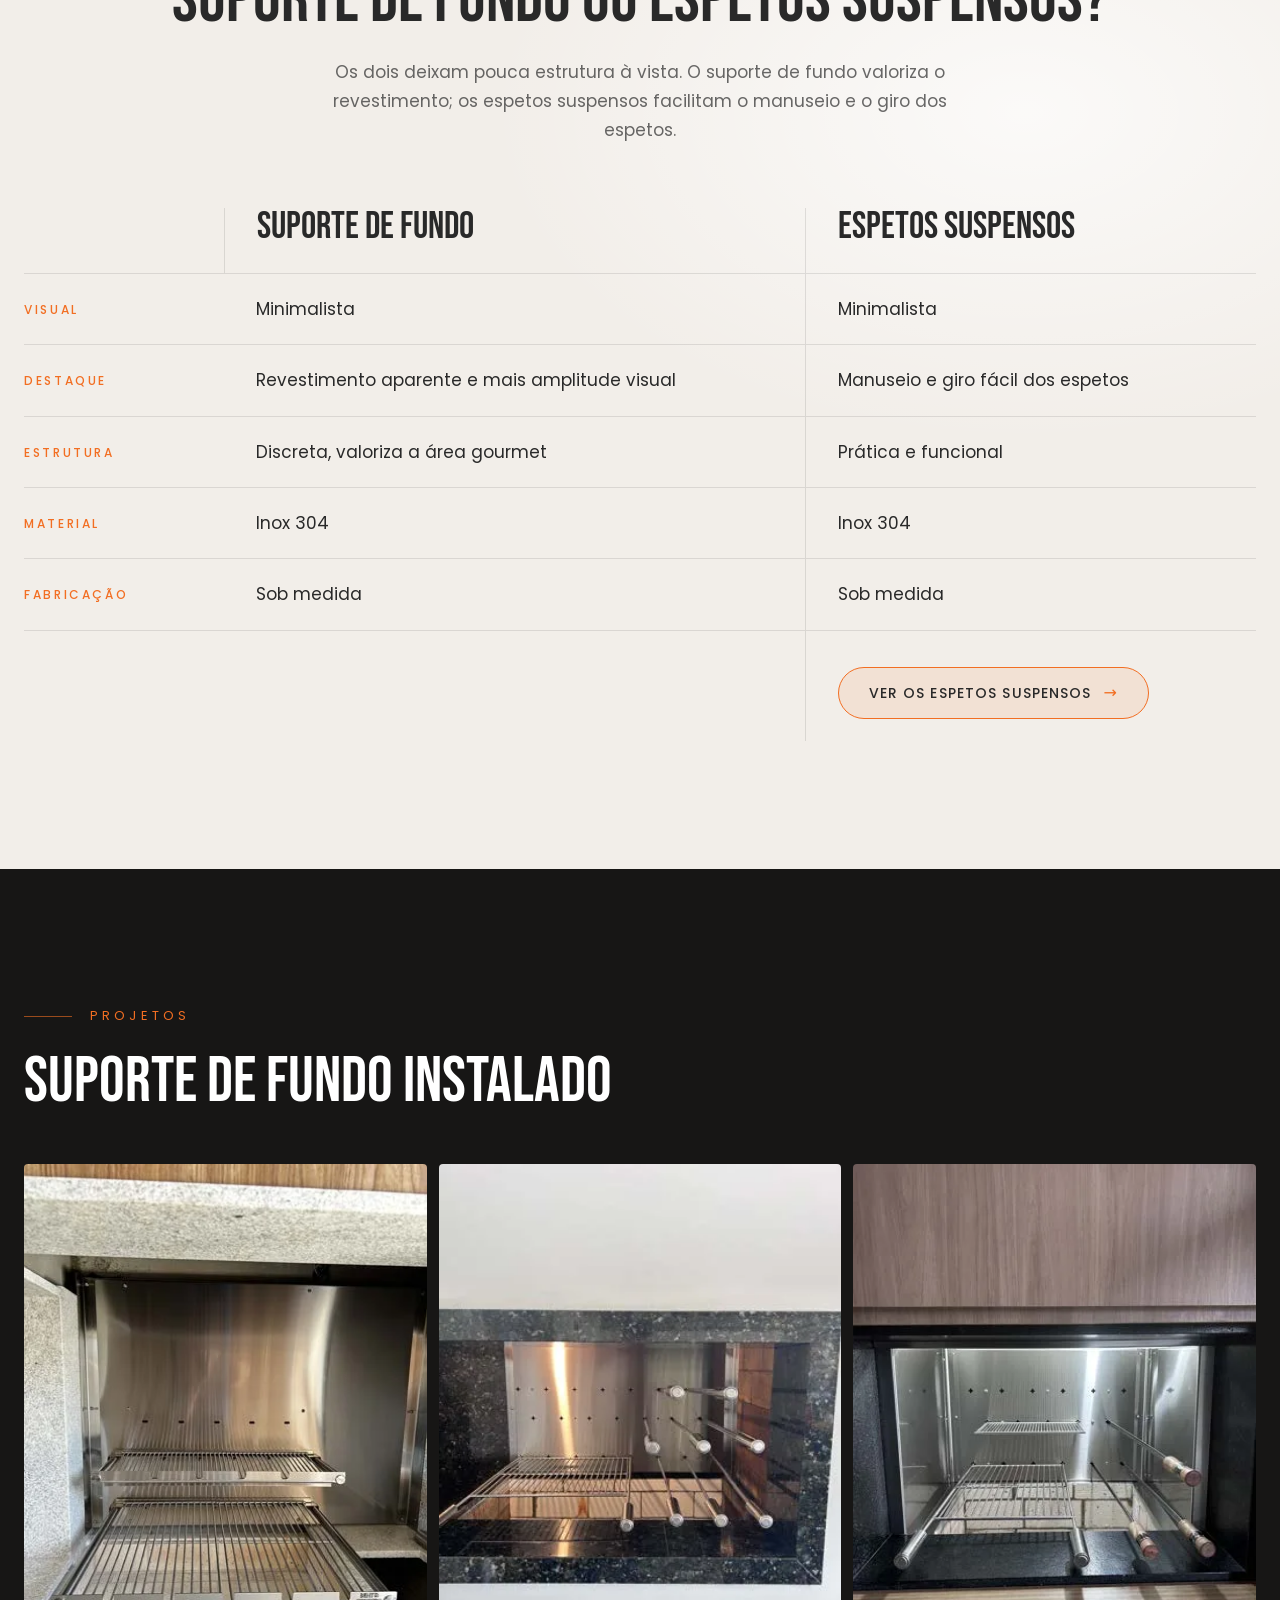
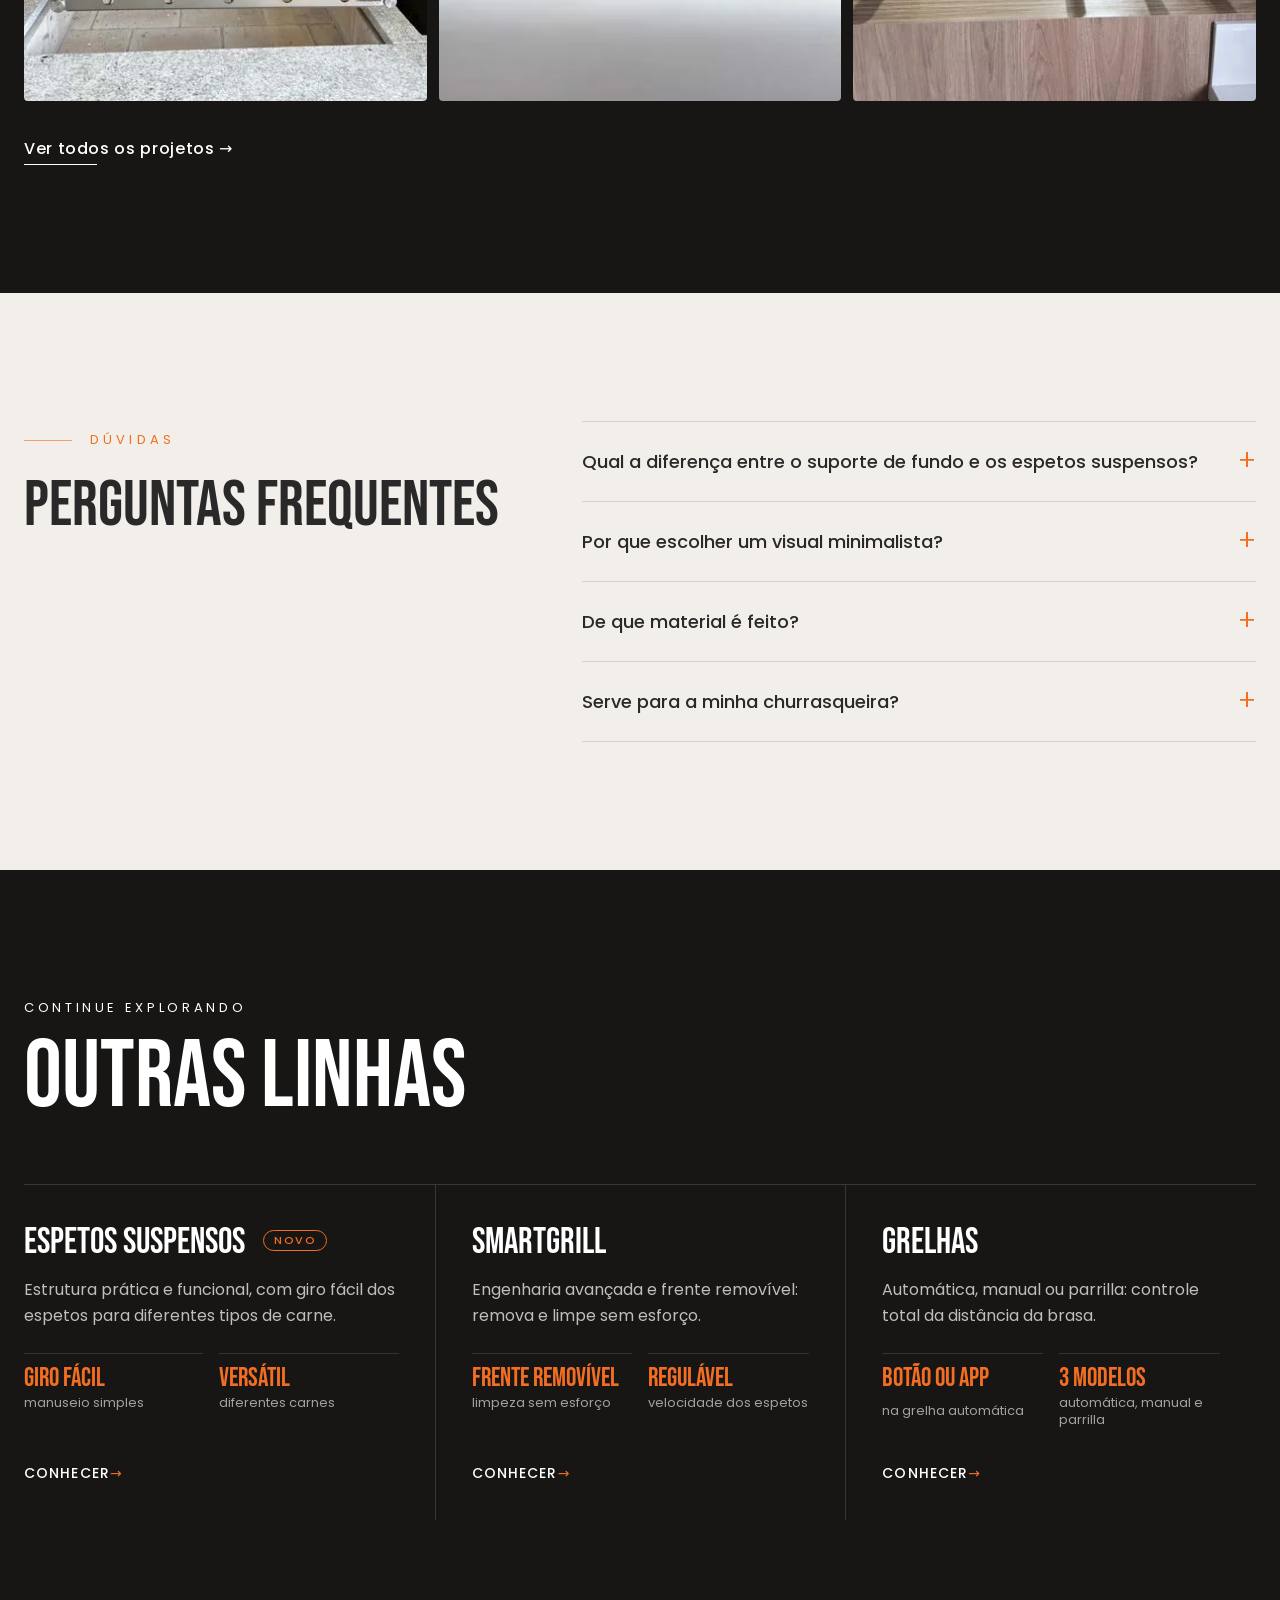
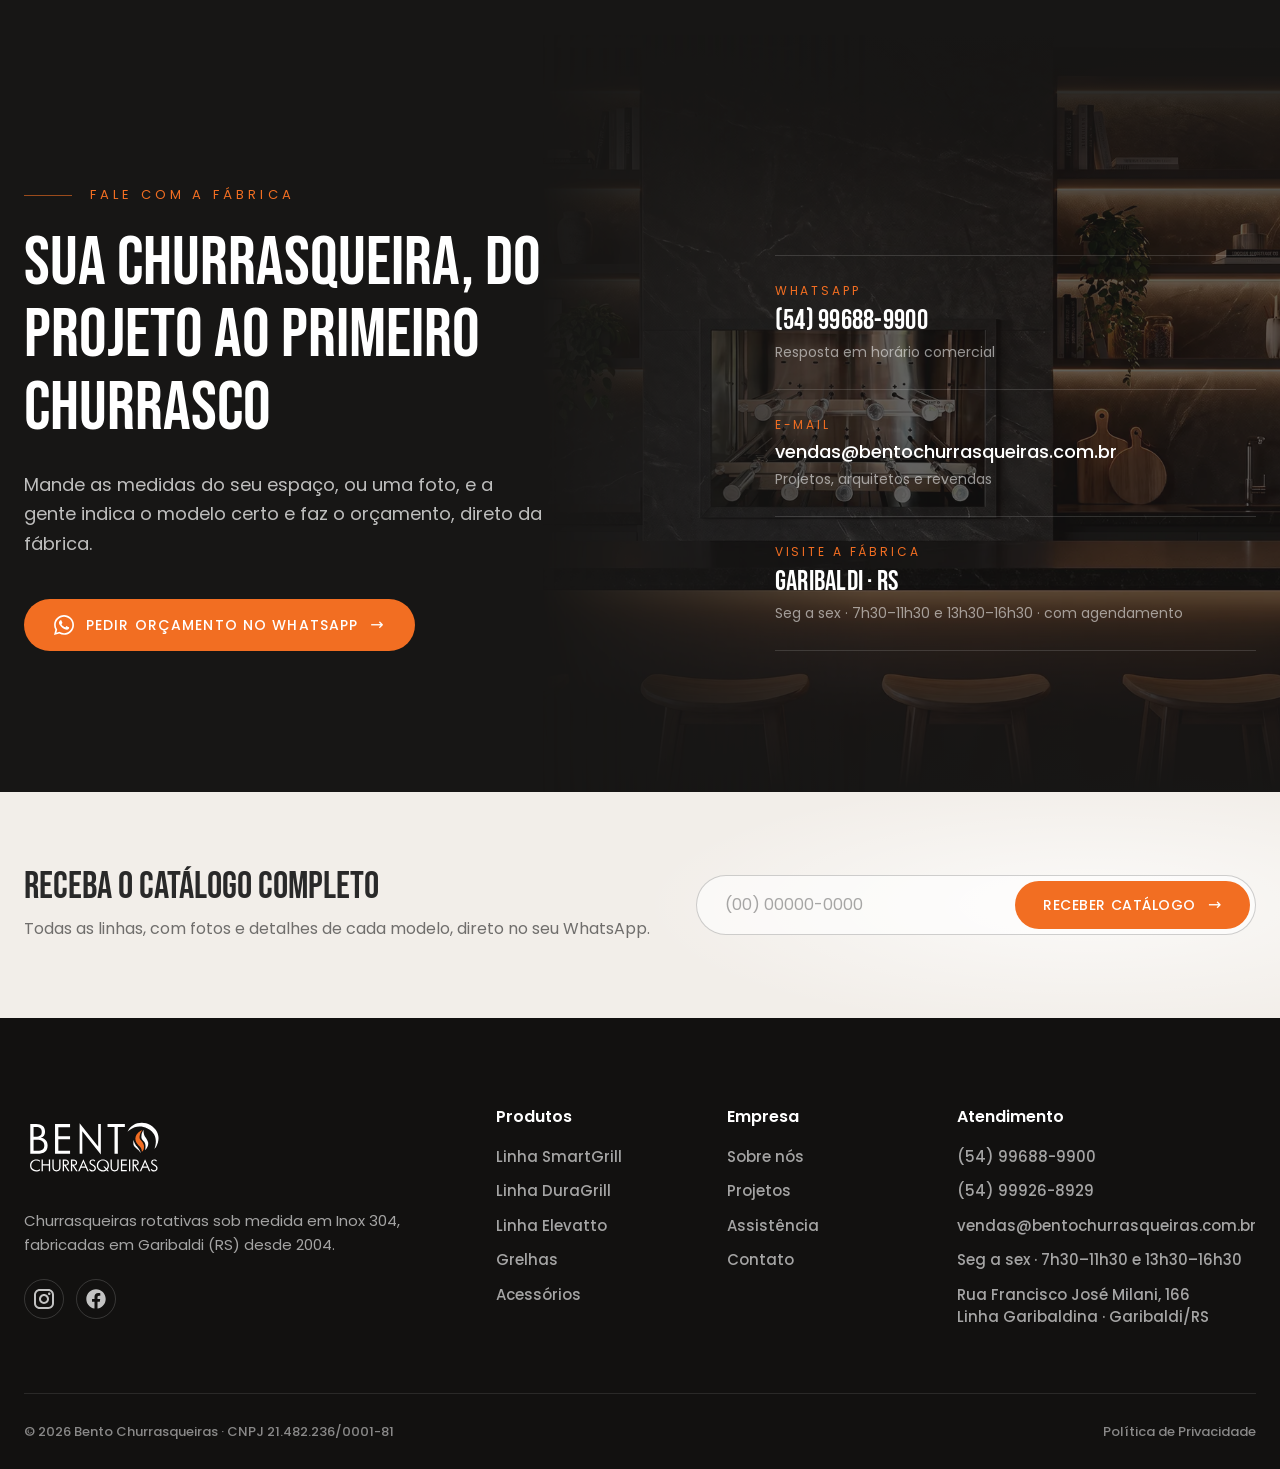
<file: suporte-de-fundo/index.html>
<!doctype html>
<html lang="pt-BR">
<head>
  <meta charset="utf-8">
  <meta name="viewport" content="width=device-width, initial-scale=1">
  <title>Suporte de fundo minimalista · Bento Churrasqueiras</title>
  <meta name="description" content="Suporte de fundo da Bento: visual minimalista que deixa o revestimento em destaque, amplia a churrasqueira e valoriza a área gourmet. Inox 304, sob medida.">
  <meta property="og:type" content="website">
  <meta property="og:site_name" content="Bento Churrasqueiras">
  <meta property="og:locale" content="pt_BR">
  <meta property="og:title" content="Suporte de fundo minimalista · Bento Churrasqueiras">
  <meta property="og:description" content="Suporte de fundo da Bento: visual minimalista que deixa o revestimento em destaque, amplia a churrasqueira e valoriza a área gourmet. Inox 304, sob medida.">
  <meta property="og:url" content="https://bento-churrasqueiras-site.vercel.app/suporte-de-fundo/">
  <meta property="og:image" content="https://bento-churrasqueiras-site.vercel.app/assets/og/suporte-de-fundo.jpg">
  <meta property="og:image:width" content="1200">
  <meta property="og:image:height" content="630">
  <meta name="twitter:card" content="summary_large_image">
  <link rel="icon" href="../assets/marca/simbolo-bento.svg" type="image/svg+xml">

  <script>document.documentElement.classList.add("js");</script>
  <link rel="preconnect" href="https://fonts.googleapis.com">
  <link rel="preconnect" href="https://fonts.gstatic.com" crossorigin>
  <link href="https://fonts.googleapis.com/css2?family=Bebas+Neue&family=Poppins:wght@400;500;600;700&display=swap" rel="stylesheet">
  <link rel="stylesheet" href="../css/estilo.css?v=1792606923">

</head>
<body>
  <a class="pular" href="#conteudo">Ir para o conteúdo</a>

  <!-- ============ HEADER (barra de vidro fixa: logo · links · WhatsApp) ============ -->
  <header class="topo" data-topo>
    <div class="container topo__barra">
      <a class="topo__logo" href="/" aria-label="Bento Churrasqueiras — página inicial">
        <img src="../assets/marca/logo-header.svg" alt="Bento Churrasqueiras" width="156" height="88">
      </a>

      <nav class="topo__nav" aria-label="Principal">
        <ul>
          <li><a href="/empresa/">Empresa</a></li>
          <li class="topo__drop">
            <button type="button" aria-expanded="false" aria-controls="drop-produtos" data-drop>
              Produtos <span class="topo__seta" aria-hidden="true"></span>
            </button>
            <div class="topo__painel" id="drop-produtos">
              <ul>
                <li><a href="/smartgrill/">SmartGrill</a></li>
                <li><a href="/duragrill/">DuraGrill</a></li>
                <li><a href="/elevatto/">Elevatto</a></li>
                <li><a href="/grelhas/">Grelhas</a></li>
                <li><a href="/acessorios/">Acessórios</a></li>
                <li class="topo__painel-todos"><a href="/produtos/">Todos os produtos</a></li>
              </ul>
            </div>
          </li>
          <li><a href="/projetos/">Projetos</a></li>
          <li><a href="/assistencia/">Assistência</a></li>
          <li><a href="/contato/">Contato</a></li>
        </ul>
      </nav>

      <a class="botao botao--wpp topo__wpp" href="https://wa.me/5554996889900?text=Ol%C3%A1!%20Vim%20pelo%20site%20e%20quero%20um%20or%C3%A7amento%20de%20churrasqueira." target="_blank" rel="noopener" data-evento="whatsapp_header">
        <img src="../assets/icones/whatsapp-branco.svg" alt="" width="20" height="20">
        <span>WhatsApp</span>
      </a>

      <!-- só no mobile: abre o menu em overlay -->
      <button class="menu-botao" type="button" aria-expanded="false" aria-controls="menu" aria-label="Abrir menu" data-menu-abrir>
        <span class="menu-botao__circulo" aria-hidden="true">
          <span></span><span></span><span></span>
        </span>
      </button>
    </div>
  </header>

  <!-- ============ MENU (overlay) ============ -->
  <div class="menu" id="menu" role="dialog" aria-modal="true" aria-label="Menu" hidden>
    <div class="menu__conteudo">
      <nav class="menu__nav" aria-label="Menu completo">
        <ul class="menu__lista">
          <li><a href="/">Home</a></li>
          <li><a href="/empresa/">Empresa</a></li>
          <li>
            <button class="menu__abre-sub" type="button" aria-expanded="false" aria-controls="submenu-produtos" data-submenu>
              Produtos <span class="menu__seta" aria-hidden="true"></span>
            </button>
            <div class="menu__sub-caixa">
            <ul class="menu__sub" id="submenu-produtos">
              <li><a href="/produtos/">Todos os produtos</a></li>
              <li><a href="/smartgrill/">SmartGrill</a></li>
              <li><a href="/duragrill/">DuraGrill</a></li>
              <li><a href="/elevatto/">Elevatto</a></li>
              <li><a href="/grelhas/">Grelhas</a></li>
              <li><a href="/acessorios/">Acessórios</a></li>
            </ul>
            </div>
          </li>
          <li><a href="/projetos/">Projetos</a></li>
          <li><a href="/assistencia/">Assistência</a></li>
          <li><a href="/contato/">Contato</a></li>
        </ul>
      </nav>
      <div class="menu__lado">
        <p class="overline overline--claro">Fale com a fábrica</p>
        <a class="botao botao--wpp" href="https://wa.me/5554996889900?text=Ol%C3%A1!%20Vim%20pelo%20site%20e%20quero%20um%20or%C3%A7amento%20de%20churrasqueira." target="_blank" rel="noopener" data-evento="whatsapp_menu">
          <img src="../assets/icones/whatsapp-branco.svg" alt="" width="20" height="20">
          <span>Pedir orçamento</span>
        </a>
        <ul class="menu__contatos">
          <li><a href="tel:+5554996889900">(54) 99688-9900</a></li>
          <li><a href="mailto:vendas@bentochurrasqueiras.com.br">vendas@bentochurrasqueiras.com.br</a></li>
          <li>Seg a sex · 7h30–11h30 · 13h30–16h30</li>
        </ul>
      </div>
    </div>
  </div>

  <main id="conteudo">

    <!-- ============ ABERTURA DA LINHA ============ -->
    <section class="linha-hero linha-hero--foto-centro" aria-labelledby="lh-titulo">
      <div class="linha-hero__foto" style="background-image: url('../assets/img/ambiente-exemplo-2.webp'); --foco: 52%" aria-hidden="true"></div>
      <div class="container linha-hero__conteudo" data-revelar="carga">
        <nav class="migalha" aria-label="Você está em"><a href="/produtos/">Produtos</a><span aria-hidden="true">/</span><a href="/produtos/#minimalista">Linha minimalista</a></nav>
        <h1 class="linha-hero__titulo" id="lh-titulo" data-linhas>Suporte de fundo</h1>
        <p class="linha-hero__apoio">Visual minimalista para quem quer o revestimento em destaque. Menos estrutura à vista, mais amplitude e uma área gourmet valorizada.</p>
        <div class="linha-hero__acoes">
          <a class="botao" href="https://wa.me/5554996889900?text=Ol%C3%A1!%20Vim%20pelo%20site%20e%20quero%20um%20or%C3%A7amento%20do%20suporte%20de%20fundo." target="_blank" rel="noopener" data-evento="whatsapp_suporte_de_fundo_hero"><span>Pedir orçamento</span></a>
          <a class="link-seta" href="#raiox">Ver detalhes</a>
        </div>
        
      </div>
    </section>

    <!-- ============ DESTAQUES ============ -->
    <section class="destaques" aria-label="Destaques">
      <ul class="container destaques__lista">
        <li><strong>Minimalista</strong><span>estrutura discreta</span></li>
        <li><strong>Revestimento</strong><span>em destaque no projeto</span></li>
        <li><strong>Inox 304</strong><span>estrutura inteira em aço inox</span></li>
        <li><strong>Sob medida</strong><span>feito para o seu espaço</span></li>
      </ul>
    </section>

    <!-- ============ RAIO-X (troque a imagem pelo render limpo; ajuste --x/--y) ============ -->
    <section class="raiox" id="raiox" aria-labelledby="raiox-titulo" data-raiox>
      <div class="raiox__fixo">
        <div class="container raiox__cabeca">
          <p class="overline raiox__over">Raio-X · Suporte de fundo</p>
          <h2 class="raiox__titulo" id="raiox-titulo">Menos estrutura, mais projeto</h2>
        </div>
        <figure class="raiox__figura">
          <div class="raiox__palco">
          <!-- PROVISÓRIO: foto do Catálogo 2026. Trocar pelo render limpo do cliente. -->
          <img class="raiox__img" src="../assets/img/suporte-de-fundo/suporte-catalogo.webp" alt="Suporte de fundo instalado com duas grelhas em Inox 304, em churrasqueira revestida de granito claro" width="399" height="532">
          <svg class="raiox__linhas" viewBox="0 0 160 100" preserveAspectRatio="none" aria-hidden="true">
            <path d="M47.8 45 L35.2 30.2" pathLength="1" style="--i:0"/><path d="M65.0 74 L35.2 72.2" pathLength="1" style="--i:1"/><path d="M95.0 35 L124.8 22.2" pathLength="1" style="--i:2"/><path d="M111.5 62 L124.8 62.2" pathLength="1" style="--i:3"/>
          </svg>
          <span class="raiox__ponto" style="--x:29.84%;--y:45%;--i:0"><b>1</b></span><span class="raiox__ponto" style="--x:40.62%;--y:74%;--i:1"><b>2</b></span><span class="raiox__ponto" style="--x:59.38%;--y:35%;--i:2"><b>3</b></span><span class="raiox__ponto" style="--x:69.69%;--y:62%;--i:3"><b>4</b></span>
          </div>
          <ol class="raiox__rotulos">
            <li class="raiox__rotulo raiox__rotulo--esq" style="--x:4%;--y:28%;--i:0">
              <span class="raiox__num">01</span>
              <strong>Revestimento à mostra</strong>
              <span>O acabamento da churrasqueira aparece</span>
            </li>
            <li class="raiox__rotulo raiox__rotulo--esq" style="--x:4%;--y:70%;--i:1">
              <span class="raiox__num">02</span>
              <strong>Inox 304</strong>
              <span>Mais resistente ao calor e não magnético</span>
            </li>
            <li class="raiox__rotulo raiox__rotulo--dir" style="--x:78%;--y:20%;--i:2">
              <span class="raiox__num">03</span>
              <strong>Visual minimalista</strong>
              <span>Estrutura discreta, sem excesso</span>
            </li>
            <li class="raiox__rotulo raiox__rotulo--dir" style="--x:78%;--y:60%;--i:3">
              <span class="raiox__num">04</span>
              <strong>Mais amplitude</strong>
              <span>A churrasqueira parece maior</span>
            </li>
          </ol>
        </figure>
      </div>
    </section>

    <!-- ============ RECURSOS (claro quente) ============ -->
    <section class="modelos modelos--recursos" aria-labelledby="modelos-titulo">
      <div class="container">
        <div class="modelos__cabeca" data-revelar="scroll">
          <p class="overline modelos__over"><span class="comparativo__traco" aria-hidden="true"></span>Recursos</p>
          <h2 class="modelos__titulo" id="modelos-titulo" data-linhas>O revestimento em primeiro plano</h2>
        </div>
        <ol class="modelos__lista">
          <li class="modelo">
            <span class="modelo__num">01</span>
            <div class="modelo__texto">
              <h3>Visual minimalista</h3>
              <p>Menos estrutura à vista: o sistema fica discreto e deixa o conjunto mais limpo.</p>
            </div>
          </li>
          <li class="modelo">
            <span class="modelo__num">02</span>
            <div class="modelo__texto">
              <h3>Destaque para o revestimento</h3>
              <p>Com pouca estrutura aparente, o revestimento da churrasqueira aparece e vira parte do projeto.</p>
            </div>
          </li>
          <li class="modelo">
            <span class="modelo__num">03</span>
            <div class="modelo__texto">
              <h3>Maior amplitude visual</h3>
              <p>Com menos estrutura ocupando o espaço, a churrasqueira parece mais ampla.</p>
            </div>
          </li>
          <li class="modelo">
            <span class="modelo__num">04</span>
            <div class="modelo__texto">
              <h3>Valorização da área gourmet</h3>
              <p>Um acabamento limpo que valoriza a área gourmet inteira.</p>
            </div>
          </li>
          <li class="modelo">
            <span class="modelo__num">05</span>
            <div class="modelo__texto">
              <h3>Inox 304</h3>
              <p>Aço inox 304 AISI em toda a construção: mais resistente ao calor, bem mais durável e não magnético.</p>
            </div>
          </li>
          <li class="modelo">
            <span class="modelo__num">06</span>
            <div class="modelo__texto">
              <h3>Sob medida</h3>
              <p>Fabricado nas medidas da sua churrasqueira, em Garibaldi (RS), direto da fábrica.</p>
            </div>
          </li>
        </ol>
      </div>
    </section>

    <!-- ============ FICHA TÉCNICA (linha minimalista) ============ -->
    <section class="comparativo ficha-tecnica" aria-labelledby="ficha-titulo">
      <div class="container">
        <div class="comparativo__cabeca" data-revelar="scroll">
          <p class="overline comparativo__over"><span class="comparativo__traco" aria-hidden="true"></span>Ficha técnica</p>
          <h2 class="comparativo__titulo" id="ficha-titulo" data-linhas>Suporte de fundo ou espetos suspensos?</h2>
          <p class="comparativo__apoio">Os dois deixam pouca estrutura à vista. O suporte de fundo valoriza o revestimento; os espetos suspensos facilitam o manuseio e o giro dos espetos.</p>
        </div>
        <div class="tabela" role="region" aria-label="Suporte de fundo comparado aos espetos suspensos" tabindex="0">
          <table>
            <thead>
              <tr><th scope="col"><span class="visually-hidden">Característica</span></th><th scope="col">Suporte de fundo</th><th scope="col">Espetos suspensos</th></tr>
            </thead>
            <tbody>
              <tr><th scope="row">Visual</th><td>Minimalista</td><td>Minimalista</td></tr>
              <tr><th scope="row">Destaque</th><td>Revestimento aparente e mais amplitude visual</td><td>Manuseio e giro fácil dos espetos</td></tr>
              <tr><th scope="row">Estrutura</th><td>Discreta, valoriza a área gourmet</td><td>Prática e funcional</td></tr>
              <tr><th scope="row">Material</th><td>Inox 304</td><td>Inox 304</td></tr>
              <tr><th scope="row">Fabricação</th><td>Sob medida</td><td>Sob medida</td></tr>
            </tbody>
            <tfoot>
              <tr><th scope="row"><span class="visually-hidden">Saiba mais</span></th><td></td><td><a class="botao botao--sec" href="/espetos-suspensos/"><span>Ver<span class="so-desktop"> os espetos suspensos</span></span></a></td></tr>
            </tfoot>
          </table>
        </div>
      </div>
    </section>

    <!-- ============ PROJETOS (PROVISÓRIO: fotos do catálogo) ============ -->
    <section class="galeria" aria-labelledby="galeria-titulo">
      <div class="container">
        <div class="galeria__cabeca" data-revelar="scroll">
          <p class="overline galeria__over"><span class="comparativo__traco" aria-hidden="true"></span>Projetos</p>
          <h2 class="galeria__titulo" id="galeria-titulo" data-linhas>Suporte de fundo instalado</h2>
        </div>
        <ul class="galeria__grade" data-qtd="3">
          <li><img src="../assets/img/suporte-de-fundo/suporte-catalogo.webp" alt="Suporte de fundo com duas grelhas em granito claro" width="399" height="532" loading="lazy"></li>
          <li><img src="../assets/img/suporte-de-fundo/projeto-suporte-1.webp" alt="Suporte de fundo com grelha e espetos em granito escuro" width="347" height="463" loading="lazy"></li>
          <li><img src="../assets/img/suporte-de-fundo/projeto-suporte-2.webp" alt="Suporte de fundo em churrasqueira com painel de madeira" width="386" height="514" loading="lazy"></li>
        </ul>
        <a class="link-seta galeria__mais" href="/projetos/">Ver todos os projetos</a>
      </div>
    </section>

    <!-- ============ DÚVIDAS FREQUENTES ============ -->
    <section class="faq" aria-labelledby="faq-titulo">
      <div class="container faq__grade">
        <div class="faq__cabeca" data-revelar="scroll">
          <p class="overline faq__over"><span class="comparativo__traco" aria-hidden="true"></span>Dúvidas</p>
          <h2 class="faq__titulo" id="faq-titulo" data-linhas>Perguntas frequentes</h2>
        </div>
        <div class="faq__lista">
          <details><summary>Qual a diferença entre o suporte de fundo e os espetos suspensos?</summary><p>Os dois têm visual minimalista. O suporte de fundo é pensado para deixar o revestimento em destaque e dar mais amplitude à churrasqueira. Os espetos suspensos focam no manuseio e no giro fácil dos espetos.</p></details>
          <details><summary>Por que escolher um visual minimalista?</summary><p>Com menos estrutura à vista, o revestimento da churrasqueira aparece, o espaço parece mais amplo e a área gourmet fica mais valorizada.</p></details>
          <details><summary>De que material é feito?</summary><p>De Inox 304, o mesmo aço de todos os equipamentos da Bento: mais resistente ao calor, bem mais durável e não magnético.</p></details>
          <details><summary>Serve para a minha churrasqueira?</summary><p>É fabricado sob medida. Mande as medidas do seu espaço, ou uma foto, pelo WhatsApp e a gente indica o que encaixa melhor.</p></details>
          <!-- TODO cliente: como o suporte é fixado; se aceita grelha e espetos juntos; limpeza; prazo; quem instala -->
        </div>
      </div>
    </section>

    <!-- ============ OUTRAS LINHAS ============ -->
    <section class="familia familia--sem-cena relacionadas" aria-labelledby="rel-titulo">
      <div class="container familia__cabeca" data-revelar="scroll">
        <p class="overline familia__over">Continue explorando</p>
        <h2 class="familia__titulo" id="rel-titulo" data-linhas>Outras linhas</h2>
      </div>
      <div class="container">
        <ul class="fichas" data-revelar="scroll" data-qtd="3">
            <li class="ficha">
              <h3 class="ficha__nome"><a href="/espetos-suspensos/">Espetos suspensos</a> <em class="ficha__tag">Novo</em></h3>
              <p class="ficha__resumo">Estrutura prática e funcional, com giro fácil dos espetos para diferentes tipos de carne.</p>
              <ul class="ficha__specs"><li><strong>Giro fácil</strong><span>manuseio simples</span></li><li><strong>Versátil</strong><span>diferentes carnes</span></li></ul>
              <span class="ficha__link" aria-hidden="true">Conhecer</span>
            </li>
            <li class="ficha">
              <h3 class="ficha__nome"><a href="/smartgrill/">SmartGrill</a></h3>
              <p class="ficha__resumo">Engenharia avançada e frente removível: remova e limpe sem esforço.</p>
              <ul class="ficha__specs"><li><strong>Frente removível</strong><span>limpeza sem esforço</span></li><li><strong>Regulável</strong><span>velocidade dos espetos</span></li></ul>
              <span class="ficha__link" aria-hidden="true">Conhecer</span>
            </li>
            <li class="ficha">
              <h3 class="ficha__nome"><a href="/grelhas/">Grelhas</a></h3>
              <p class="ficha__resumo">Automática, manual ou parrilla: controle total da distância da brasa.</p>
              <ul class="ficha__specs"><li><strong>Botão ou app</strong><span>na grelha automática</span></li><li><strong>3 modelos</strong><span>automática, manual e parrilla</span></li></ul>
              <span class="ficha__link" aria-hidden="true">Conhecer</span>
            </li>
        </ul>
      </div>
    </section>

    <!-- ============ CONTATO (fechamento, escuro quente) ============ -->
    <section class="contato" aria-labelledby="contato-titulo">
      <div class="contato__cena" aria-hidden="true"></div>

      <div class="container contato__grade">
        <div class="contato__texto" data-revelar="scroll">
          <p class="overline contato__over"><span class="contato__traco" aria-hidden="true"></span>Fale com a fábrica</p>
          <h2 class="contato__titulo" id="contato-titulo" data-linhas>Sua churrasqueira, do projeto ao primeiro churrasco</h2>
          <p class="contato__apoio">Mande as medidas do seu espaço, ou uma foto, e a gente indica o modelo certo e faz o orçamento, direto da fábrica.</p>
          <a class="botao contato__cta" href="https://wa.me/5554996889900?text=Ol%C3%A1!%20Vim%20pelo%20site%20e%20quero%20um%20or%C3%A7amento%20do%20suporte%20de%20fundo." target="_blank" rel="noopener" data-evento="whatsapp_contato">
            <img src="../assets/icones/whatsapp-branco.svg" alt="" width="20" height="20">
            <span>Pedir orçamento<span class="so-desktop"> no WhatsApp</span></span>
          </a>
        </div>

        <ul class="canais">
          <li class="canal">
            <span class="canal__rotulo">WhatsApp</span>
            <a class="canal__valor" href="https://wa.me/5554996889900?text=Ol%C3%A1!%20Vim%20pelo%20site%20e%20quero%20um%20or%C3%A7amento%20do%20suporte%20de%20fundo." target="_blank" rel="noopener" data-evento="whatsapp_canal">(54) 99688-9900</a>
            <span class="canal__nota">Resposta em horário comercial</span>
          </li>
          <li class="canal">
            <span class="canal__rotulo">E-mail</span>
            <a class="canal__valor canal__valor--email" href="mailto:vendas@bentochurrasqueiras.com.br">vendas@bentochurrasqueiras.com.br</a>
            <span class="canal__nota">Projetos, arquitetos e revendas</span>
          </li>
          <li class="canal">
            <span class="canal__rotulo">Visite a fábrica</span>
            <a class="canal__valor" href="https://www.google.com/maps/search/?api=1&amp;query=Rua+Francisco+Jos%C3%A9+Milani+166+Garibaldi+RS" target="_blank" rel="noopener">Garibaldi · RS</a>
            <span class="canal__nota">Seg a sex · 7h30–11h30 e 13h30–16h30 · com agendamento</span>
          </li>
        </ul>
      </div>
    </section>
    <!-- ============ RECEBA O CATÁLOGO (claro quente; pede o WhatsApp — no Elementor vira Fluent Forms) ============ -->
    <section class="catalogo-secao" aria-label="Receba o catálogo">
      <div class="container">
        <form class="catalogo" action="#" method="post" data-catalogo>
          <div class="catalogo__texto">
            <p class="catalogo__titulo">Receba o catálogo completo</p>
            <p class="catalogo__apoio">Todas as linhas, com fotos e detalhes de cada modelo, direto no seu WhatsApp.</p>
          </div>
          <label class="visually-hidden" for="catalogo-whats">Seu WhatsApp</label>
          <div class="catalogo__campo">
            <input id="catalogo-whats" name="whatsapp" type="tel" inputmode="tel" placeholder="(00) 00000-0000" autocomplete="tel" required>
            <button class="botao" type="submit"><span>Receber<span class="so-desktop"> catálogo</span></span></button>
          </div>
        </form>
      </div>
    </section>
  </main>

  <!-- ============ RODAPÉ ============ -->
  <footer class="rodape">
    <div class="container">
      <div class="rodape__topo">
        <div class="rodape__marca">
          <a href="/" aria-label="Bento Churrasqueiras — página inicial">
            <img src="../assets/marca/logo-footer.svg" alt="Bento Churrasqueiras" width="142" height="80" loading="lazy">
          </a>
          <p>Churrasqueiras rotativas sob medida em Inox 304, fabricadas em Garibaldi (RS) desde 2004.</p>
          <ul class="rodape__redes">
            <li><a href="https://www.instagram.com/bentochurrasqueiras/" target="_blank" rel="noopener" aria-label="Instagram"><img src="../assets/icones/instagram.svg" alt="" width="20" height="20"></a></li>
            <li><a href="https://www.facebook.com/BentoChurrasqueiras/" target="_blank" rel="noopener" aria-label="Facebook"><img src="../assets/icones/facebook.svg" alt="" width="20" height="20"></a></li>
          </ul>
        </div>

        <div class="rodape__colunas">
          <nav class="rodape__col" aria-labelledby="rod-produtos">
            <h2 id="rod-produtos">Produtos</h2>
            <ul>
              <li><a href="/smartgrill/">Linha SmartGrill</a></li>
              <li><a href="/duragrill/">Linha DuraGrill</a></li>
              <li><a href="/elevatto/">Linha Elevatto</a></li>
              <li><a href="/grelhas/">Grelhas</a></li>
              <li><a href="/acessorios/">Acessórios</a></li>
            </ul>
          </nav>
          <nav class="rodape__col" aria-labelledby="rod-empresa">
            <h2 id="rod-empresa">Empresa</h2>
            <ul>
              <li><a href="/empresa/">Sobre nós</a></li>
              <li><a href="/projetos/">Projetos</a></li>
              <li><a href="/assistencia/">Assistência</a></li>
              <li><a href="/contato/">Contato</a></li>
            </ul>
          </nav>
          <div class="rodape__col">
            <h2>Atendimento</h2>
            <ul>
              <li><a href="https://wa.me/5554996889900" target="_blank" rel="noopener" data-evento="whatsapp_rodape">(54) 99688-9900</a></li>
              <!-- TODO cliente: confirmar se este 2º número está ativo -->
              <li><a href="https://wa.me/5554999268929" target="_blank" rel="noopener" data-evento="whatsapp_rodape_2">(54) 99926-8929</a></li>
              <li><a href="mailto:vendas@bentochurrasqueiras.com.br">vendas@bentochurrasqueiras.com.br</a></li>
              <li>Seg a sex · 7h30–11h30 e 13h30–16h30</li>
              <li><a href="https://www.google.com/maps/search/?api=1&amp;query=Rua+Francisco+Jos%C3%A9+Milani+166+Garibaldi+RS" target="_blank" rel="noopener">Rua Francisco José Milani, 166<br>Linha Garibaldina · Garibaldi/RS</a></li>
            </ul>
          </div>
        </div>
      </div>

      <div class="rodape__base">
        <p>© <span data-ano>2026</span> Bento Churrasqueiras · CNPJ 21.482.236/0001-81</p>
        <ul class="rodape__legal">
          <li><a href="/politica-de-privacidade/">Política de Privacidade</a></li>
        </ul>
      </div>
    </div>
  </footer>

  <!-- WhatsApp flutuante (aparece depois do hero) -->
  <a class="wpp-flutuante" href="https://wa.me/5554996889900?text=Ol%C3%A1!%20Vim%20pelo%20site%20e%20quero%20um%20or%C3%A7amento%20de%20churrasqueira." target="_blank" rel="noopener" aria-label="Pedir orçamento no WhatsApp" data-evento="whatsapp_flutuante">
    <img src="../assets/icones/whatsapp-branco.svg" alt="" width="28" height="28">
  </a>

  <script src="../js/lenis.min.js?v=1.3.26" defer></script>
  <script src="../js/main.js?v=1790700005" defer></script>
</body>
</html>
</file>
<file: css/estilo.css>
/* ==========================================================================
   Bento Churrasqueiras — Home
   Medidas de referência: Figma, frame de 1920px com grid de 1280px (margem 320px).
   Largura do conteúdo ampliada para 1440px (margem 240px em telas de 1920px).
   ========================================================================== */

/* ---------- Tokens (frame "Identidade Visual", 68:3) ---------- */
:root {
  --laranja-claro: #f58b4e;
  --laranja: #f26e22;
  --laranja-escuro: #c2581b;

  --grafite-claro: #373737;
  --grafite: #292929;
  --grafite-escuro: #202020;

  --petroleo-claro: #2e475d;
  --petroleo: #13293d;
  --petroleo-escuro: #0f2131;

  --texto: #383838;
  --fundo-produto: #dbdce0;
  --fundo-contato: #323232;
  --branco: #ffffff;

  --fonte-titulo: "Bebas Neue", "Oswald", "Arial Narrow", sans-serif;
  --fonte-texto: "Poppins", system-ui, -apple-system, "Segoe UI", sans-serif;

  --largura: 1440px;
  /* --barra = largura da barra de rolagem (definida no main.js), para 100vw bater com o container */
  --gutter: max(24px, calc((100vw - var(--barra, 0px) - var(--largura)) / 2));
  --raio-pilula: 800px;
}

/* ---------- Base ---------- */
*, *::before, *::after { box-sizing: border-box; }
html { -webkit-text-size-adjust: 100%; scroll-behavior: smooth; overflow-x: clip; }
body {
  margin: 0;
  font-family: var(--fonte-texto);
  font-size: 18px;
  line-height: 1.5;
  color: var(--texto);
  background: #171615; /* escuro da marca: frestas de meio pixel entre seções não aparecem */
  overflow-x: clip;
}
img { display: block; max-width: 100%; height: auto; }
a { color: inherit; }
h1, h2, h3, p, ul, figure { margin: 0; }
ul, ol { padding: 0; list-style: none; }
body.menu-aberto { overflow: hidden; }

/* Rolagem suave (Lenis, ligada no main.js) — a Lenis anima sozinha, então o smooth do CSS sai */
html.lenis, html.lenis body { height: auto; }
html.lenis { scroll-behavior: auto; }
.lenis.lenis-stopped { overflow: clip; }
.lenis [data-lenis-prevent] { overscroll-behavior: contain; }
.lenis.lenis-scrolling iframe { pointer-events: none; }

/* movimento reduzido: ver o bloco no fim do arquivo */

.container {
  width: min(var(--largura), 100% - 48px);
  margin-inline: auto;
}

.pular {
  position: absolute; left: 16px; top: -60px; z-index: 100;
  background: var(--laranja); color: var(--branco);
  padding: 10px 20px; border-radius: 30px; text-decoration: none;
}
.pular:focus { top: 16px; }

:focus-visible { outline: 3px solid var(--laranja-claro); outline-offset: 3px; }

/* ---------- Tipografia ---------- */
.titulo {
  font-family: var(--fonte-titulo);
  font-weight: 400;
  font-size: 40px;
  line-height: 1.2;
  color: var(--texto);
}

.overline {
  font-size: 13px;
  letter-spacing: 0.2em;
  text-transform: uppercase;
  color: var(--texto);
}
.overline--claro { color: var(--branco); }

/* ---------- Botões ---------- */
.botao {
  display: inline-flex;
  align-items: center;
  justify-content: center;
  gap: 10px;
  padding: 10px 38px;
  min-height: 47px;
  border: 0;
  border-radius: 30px;
  background: var(--laranja);
  color: var(--branco);
  font: 600 18px/27px var(--fonte-texto);
  text-transform: uppercase;
  text-decoration: none;
  cursor: pointer;
  transition: background-color .2s ease, transform .2s ease;
}
.botao:hover { background: var(--laranja-escuro); }
.botao:active { transform: translateY(1px); }
.botao--wpp { padding-inline: 27px; }
.botao--wpp img { width: 20px; height: 20px; }

.link-seta {
  color: var(--branco);
  font-weight: 500;
  font-size: 16px;
  text-decoration: none;
  border-bottom: 1px solid rgba(255, 255, 255, .5);
  padding-bottom: 2px;
}
.link-seta::after { content: " →"; }
.link-seta:hover { border-color: var(--branco); }

/* Botões refinados: principal (laranja) só para conversão, secundário em contorno, link de texto como 3º nível */
.botao {
  position: relative;
  isolation: isolate;
  overflow: hidden;
  gap: 12px;
  min-height: 52px;
  padding: 0 30px;
  font: 500 14px/1 var(--fonte-texto);
  letter-spacing: .08em;
  transition: background-color .35s ease, color .35s ease, border-color .35s ease, background-size .55s cubic-bezier(.2, .7, .2, 1);
}
.botao:active { transform: none; }

/* seta que desliza (não entra nos botões com ícone do WhatsApp do header/menu) */
.botao:not(.topo__wpp):not(.botao--wpp)::after {
  content: "→";
  font-size: 16px;
  line-height: 1;
  transition: translate .45s cubic-bezier(.2, .7, .2, 1);
}
.botao:hover::after { translate: 5px 0; }

/* principal: brilho que atravessa no hover */
.botao:not(.botao--sec)::before {
  content: "";
  position: absolute;
  inset: 0;
  z-index: -1;
  background: linear-gradient(110deg, transparent 30%, rgba(255, 255, 255, .28) 50%, transparent 70%);
  translate: -110% 0;
  transition: translate .8s cubic-bezier(.2, .7, .2, 1);
}
.botao:not(.botao--sec):hover::before { translate: 110% 0; }
.botao:not(.botao--sec):hover { background-color: var(--laranja); }

/* secundário: contorno laranja com leve tom no fundo; preenche de laranja no hover */
.botao--sec {
  color: var(--branco);
  border: 1.5px solid var(--laranja);
  background: linear-gradient(var(--laranja), var(--laranja)) 0 100% / 100% 0 no-repeat rgba(242, 110, 34, .10);
}
.botao--sec::after { color: var(--laranja); transition: translate .45s cubic-bezier(.2, .7, .2, 1), color .35s ease; }
.botao--sec:hover { color: var(--branco); background-size: 100% 100%; }
.botao--sec:hover::after { color: var(--branco); }

/* link de texto (terceiro nível): sublinhado fino que cresce */
.link-seta {
  border-bottom: 0;
  padding-bottom: 4px;
  letter-spacing: .04em;
  background: linear-gradient(currentColor, currentColor) 0 100% / 35% 1px no-repeat;
  transition: background-size .5s cubic-bezier(.2, .7, .2, 1);
}
.link-seta:hover { background-size: 100% 1px; }


/* ==========================================================================
   Header — barra de vidro fixa no topo: logo · links centralizados · WhatsApp
   ========================================================================== */
.topo {
  position: absolute; /* fica só no topo da página (não acompanha a rolagem) */
  top: 24px;
  left: 0;
  right: 0;
  z-index: 50;
  pointer-events: none;
  transition: top .5s cubic-bezier(.2, .7, .2, 1);
}
.topo__barra {
  position: relative;
  display: grid;
  grid-template-columns: 1fr auto 1fr;
  align-items: center;
  height: 96px;
  padding: 0 14px 0 36px;
  background: rgba(0, 0, 0, .2);
  border: 1px solid rgba(234, 234, 234, .45);
  border-radius: var(--raio-pilula);
  -webkit-backdrop-filter: blur(12px);
  backdrop-filter: blur(12px);
  pointer-events: auto;
  transition: height .5s cubic-bezier(.2, .7, .2, 1), background-color .5s ease, border-color .5s ease;
}

.topo__logo { justify-self: start; }
.topo__logo img { width: 116px; height: auto; transition: width .5s cubic-bezier(.2, .7, .2, 1); }

.topo__nav > ul { display: flex; align-items: center; gap: clamp(24px, 2.6vw, 44px); }
.topo__nav a,
.topo__drop > button {
  position: relative;
  display: inline-flex;
  align-items: center;
  gap: 8px;
  padding: 10px 0;
  border: 0;
  background: none;
  color: var(--branco);
  font: 500 15px/1 var(--fonte-texto);
  letter-spacing: .08em;
  text-transform: uppercase;
  text-decoration: none;
  cursor: pointer;
}
/* sublinhado fino que cresce do centro */
.topo__nav > ul > li > a::after,
.topo__drop > button::after {
  content: "";
  position: absolute;
  left: 0;
  right: 0;
  bottom: 2px;
  height: 1px;
  background: var(--laranja);
  scale: 0 1;
  transition: scale .45s cubic-bezier(.2, .7, .2, 1);
}
.topo__nav > ul > li > a:hover::after,
.topo__drop:hover > button::after,
.topo__drop > button[aria-expanded="true"]::after { scale: 1 1; }

.topo__seta {
  width: 6px;
  height: 6px;
  border-right: 1.5px solid currentColor;
  border-bottom: 1.5px solid currentColor;
  transform: translateY(-2px) rotate(45deg);
  transition: transform .3s ease;
}
.topo__drop:hover .topo__seta,
.topo__drop > button[aria-expanded="true"] .topo__seta { transform: translateY(1px) rotate(-135deg); }

/* painel do Produtos */
.topo__drop { position: relative; }
.topo__painel {
  position: absolute;
  top: 100%;
  left: 50%;
  translate: -50% 10px;
  min-width: 240px;
  padding-top: 18px; /* ponte invisível entre o botão e o painel */
  opacity: 0;
  visibility: hidden;
  transition: opacity .3s ease, translate .4s cubic-bezier(.2, .7, .2, 1), visibility 0s .3s;
}
.topo__painel > ul {
  padding: 12px;
  background: rgba(20, 19, 18, .88);
  border: 1px solid rgba(234, 234, 234, .14);
  border-radius: 16px;
  -webkit-backdrop-filter: blur(16px);
  backdrop-filter: blur(16px);
  box-shadow: 0 30px 60px -20px rgba(0, 0, 0, .6);
}
.topo__drop:hover .topo__painel,
.topo__drop:focus-within .topo__painel,
.topo__drop > button[aria-expanded="true"] + .topo__painel {
  opacity: 1;
  visibility: visible;
  translate: -50% 0;
  transition: opacity .3s ease, translate .4s cubic-bezier(.2, .7, .2, 1), visibility 0s;
}
.topo__painel a {
  display: flex;
  width: 100%;
  padding: 12px 16px;
  border-radius: 10px;
  font-size: 14px;
  letter-spacing: .06em;
  transition: background-color .2s ease, color .2s ease;
}
.topo__painel a:hover { background: rgba(255, 255, 255, .06); color: var(--laranja-claro); }
.topo__painel-todos { margin-top: 6px; padding-top: 6px; border-top: 1px solid rgba(255, 255, 255, .08); }
.topo__painel-todos a { color: rgba(255, 255, 255, .6); }

.topo__wpp { justify-self: end; }

/* Botão de menu (só no mobile): círculo de vidro + 3 barras */
.menu-botao {
  display: none;
  align-items: center;
  gap: 20px;
  padding: 0;
  border: 0;
  background: none;
  color: var(--branco);
  font: 600 18px/1 var(--fonte-texto);
  text-transform: uppercase;
  cursor: pointer;
}
.menu-botao__circulo {
  position: relative;
  width: 82px;
  height: 82px;
  border-radius: 50%;
  display: flex;
  flex-direction: column;
  align-items: center;
  justify-content: center;
  gap: 4px;
  background: rgba(255, 255, 255, .33);
  -webkit-backdrop-filter: blur(8px);
  backdrop-filter: blur(8px);
}
/* borda em degradê (branco → transparente), como no Figma */
.menu-botao__circulo::before {
  content: "";
  position: absolute;
  inset: 0;
  border-radius: 50%;
  padding: 1px;
  background: linear-gradient(155deg, #fff, rgba(255, 255, 255, 0));
  -webkit-mask: linear-gradient(#000 0 0) content-box, linear-gradient(#000 0 0);
  -webkit-mask-composite: xor;
  mask-composite: exclude;
}
.menu-botao__circulo span {
  width: 50px;
  height: 7px;
  border-radius: 500px;
  background: var(--branco);
  box-shadow: 0 4px 4px rgba(0, 0, 0, .13);
  transition: transform .3s ease, opacity .2s ease;
}
.menu-botao__circulo span:nth-child(3) { margin-top: 1px; }
.menu-botao[aria-expanded="true"] .menu-botao__circulo span:nth-child(1) { transform: translateY(11px) rotate(45deg); }
.menu-botao[aria-expanded="true"] .menu-botao__circulo span:nth-child(2) { opacity: 0; }
.menu-botao[aria-expanded="true"] .menu-botao__circulo span:nth-child(3) { transform: translateY(-12px) rotate(-45deg); }

/* ---------- Menu em overlay ---------- */
.menu {
  position: fixed;
  inset: 0;
  z-index: 40;
  background: rgba(24, 24, 24, .96);
  -webkit-backdrop-filter: blur(16px);
  backdrop-filter: blur(16px);
  color: var(--branco);
  overflow-y: auto;
  scrollbar-gutter: stable;
  /* abre como um círculo que cresce a partir do botão de menu */
  clip-path: circle(0 at var(--mx, 95%) var(--my, 60px));
  transition: clip-path .7s cubic-bezier(.7, 0, .2, 1);
}
.menu.aberto { clip-path: circle(150vmax at var(--mx, 95%) var(--my, 60px)); }

/* itens entram de baixo para cima, um depois do outro */
.menu__lista > li,
.menu__lado > * {
  opacity: 0;
  transform: translateY(28px);
  transition: opacity .35s ease, transform .5s cubic-bezier(.2, .7, .2, 1);
}
.menu.aberto .menu__lista > li,
.menu.aberto .menu__lado > * {
  opacity: 1;
  transform: none;
  transition-delay: calc(.25s + var(--i, 0) * 60ms);
}


.menu__conteudo {
  width: min(var(--largura), 100% - 48px);
  margin-inline: auto;
  padding: 230px 0 80px;
  display: grid;
  grid-template-columns: 1fr 380px;
  gap: 60px;
}
.menu__lista > li + li { margin-top: 6px; }
.menu__lista > li > a,
.menu__abre-sub {
  font-family: var(--fonte-titulo);
  font-size: 64px;
  line-height: 1.05;
  color: var(--branco);
  text-decoration: none;
  transition: color .2s ease;
}
.menu__lista a:hover,
.menu__abre-sub:hover,
.menu__abre-sub[aria-expanded="true"] { color: var(--laranja); }

/* "Produtos" abre um submenu (sanfona) */
.menu__abre-sub {
  display: inline-flex;
  align-items: center;
  gap: .3em;
  padding: 0;
  border: 0;
  background: none;
  cursor: pointer;
}
.menu__seta {
  width: .32em;
  height: .32em;
  border-right: .07em solid currentColor;
  border-bottom: .07em solid currentColor;
  transform: translateY(-.12em) rotate(45deg);
  transition: transform .3s ease;
}
.menu__abre-sub[aria-expanded="true"] .menu__seta { transform: translateY(.05em) rotate(-135deg); }

.menu__sub-caixa {
  display: grid;
  grid-template-rows: 0fr;
  transition: grid-template-rows .3s ease;
}
.menu__sub-caixa.aberto { grid-template-rows: 1fr; }
.menu__sub {
  overflow: hidden;
  min-height: 0;
  padding-left: 4px;
  border-left: 2px solid var(--laranja);
}
.menu__sub li:first-child { padding-top: 8px; }
.menu__sub li:last-child { padding-bottom: 12px; }
.menu__sub li + li { margin-top: 4px; }
.menu__sub a {
  display: inline-block;
  padding: 4px 16px;
  font-size: 20px;
  text-decoration: none;
  color: rgba(255, 255, 255, .8);
}
.menu__sub a:hover { color: var(--laranja); }
.menu__sub-caixa:not(.aberto) .menu__sub { visibility: hidden; transition: visibility 0s .3s; }
.menu__lado { align-self: start; padding-top: 240px; display: grid; gap: 20px; justify-items: start; }
.menu__contatos { display: grid; gap: 8px; font-size: 16px; color: rgba(255, 255, 255, .75); }
.menu__contatos a { text-decoration: none; }
.menu__contatos a:hover { color: var(--branco); }

/* ==========================================================================
   Hero
   ========================================================================== */
.hero {
  position: relative;
  height: min(100svh, 1080px);
  min-height: 640px;
  overflow: hidden;
  background: var(--grafite-escuro);
  color: var(--branco);
  isolation: isolate;
}
/* A churrasqueira está no centro da foto. Para ela não ficar atrás do título,
   a foto é deslocada para a direita (--hero-desloc) sem ampliar; a faixa que
   sobra à esquerda é o fundo escuro, com a borda da foto esfumada. */
.hero { --hero-desloc: 16%; --hero-zoom: 1; }
.hero__foto img {
  position: absolute;
  top: 0;
  left: var(--hero-desloc);
  width: calc(100% * var(--hero-zoom));
  max-width: none;
  height: 100%;
  object-fit: cover;
  object-position: 50% 85%; /* mostra mais a parte de baixo da foto: a churrasqueira sobe */
  -webkit-mask: linear-gradient(to right, transparent, #000 14%);
  mask: linear-gradient(to right, transparent, #000 14%);
  z-index: -2;
}
/* passagem suave para a vitrine: a base da foto escurece até a cor da seção seguinte */
.hero::before {
  content: "";
  position: absolute;
  left: 0;
  right: 0;
  bottom: 0;
  height: 32%;
  background: linear-gradient(to bottom, rgba(23, 22, 21, 0), rgba(23, 22, 21, .75) 60%, #171615);
  z-index: 0; /* acima da elipse escura, abaixo do texto */
  pointer-events: none;
}
/* elipse preta desfocada que escurece o canto inferior esquerdo */
.hero__sombra {
  position: absolute;
  left: -40.58%;
  top: 16.7%;
  width: 111.1%;
  height: 144.3%;
  max-width: none;
  transform: rotate(11.39deg);
  z-index: -1;
  pointer-events: none;
}
.hero__conteudo {
  position: absolute;
  inset: auto 0 91px;
  display: flex;
  align-items: flex-end;
  justify-content: space-between;
  gap: 40px;
}
.hero__titulo {
  font-family: var(--fonte-titulo);
  font-weight: 400;
  font-size: 74px;
  line-height: 1;
  max-width: 760px;
}
.hero__apoio {
  margin-top: 16px;
  max-width: 560px;
  color: rgba(255, 255, 255, .85);
}
.hero__acoes {
  display: flex;
  flex-wrap: wrap;
  align-items: center;
  gap: 16px 32px;
  margin-top: 28px;
}

/* Selo circular girando */
.selo {
  position: relative;
  flex: none;
  width: 190px;
  height: 190px;
  margin-bottom: 8px;
}
.selo__anel { width: 100%; height: 100%; animation: girar 24s linear infinite; }
.selo__anel text {
  fill: var(--branco);
  font: 600 11.5px var(--fonte-texto);
  text-transform: uppercase;
}
.selo__chama {
  position: absolute;
  left: 50%;
  top: 50%;
  width: 69px;
  height: 109px;
  transform: translate(-50%, -50%);
}
@keyframes girar { to { transform: rotate(360deg); } }

/* ==========================================================================
   Revelação de títulos (hero e "Conheça nossas linhas")
   Cada linha sobe de trás de uma máscara; o resto entra em seguida.
   Sem JS, tudo aparece normalmente; com movimento reduzido, as linhas só esmaecem.
   ========================================================================== */
.rv-linha {
  display: block;
  overflow: hidden;
  /* folga em cima e embaixo: acentos das maiúsculas (Ê, É, Ú) e descendentes não são cortados */
  padding: .14em 0 .1em;
  margin: -.14em 0 -.1em;
}
.rv-in {
  display: block;
  translate: 0 110%;
  rotate: 0 0 1 3deg;
  transform-origin: 0 100%;
  transition:
    translate 1.25s cubic-bezier(.19, 1, .22, 1),
    rotate 1.25s cubic-bezier(.19, 1, .22, 1);
  transition-delay: calc(var(--l, 0) * 130ms + var(--atraso, 0ms));
}
.revelado .rv-in { translate: none; rotate: none; }

/* demais elementos do bloco: sobem com fade depois do título */
.js [data-revelar] > :not([data-linhas]) {
  opacity: 0;
  translate: 0 18px;
  transition: opacity .9s ease, translate 1.1s cubic-bezier(.19, 1, .22, 1);
}
.js [data-revelar].revelado > :not([data-linhas]) { opacity: 1; translate: none; }
.js [data-revelar].revelado > :nth-child(1) { transition-delay: 0ms; }
.js [data-revelar].revelado > :nth-child(2) { transition-delay: 350ms; }
.js [data-revelar].revelado > :nth-child(3) { transition-delay: 550ms; }
.js [data-revelar].revelado > :nth-child(4) { transition-delay: 700ms; }
.js [data-revelar].revelado > :nth-child(5) { transition-delay: 830ms; }
.js [data-revelar].revelado > :nth-child(6) { transition-delay: 950ms; }

/* título pode aparecer depois do overline (bloco das linhas) */
.linhas-intro__titulo { --atraso: 180ms; }

/* traços do "NOSSAS LINHAS" crescem a partir do texto */
.js [data-revelar] .linhas-intro__traco,
.js [data-revelar] .linhas-intro__over::after {
  scale: 0 1;
  transition: scale 1.2s cubic-bezier(.19, 1, .22, 1) .25s;
}
.js [data-revelar] .linhas-intro__traco { transform-origin: 100% 50%; }
.js [data-revelar] .linhas-intro__over::after { transform-origin: 0 50%; }
.js [data-revelar].revelado .linhas-intro__traco,
.js [data-revelar].revelado .linhas-intro__over::after { scale: 1 1; }

/* selo da hero entra junto */
.js .hero .selo { opacity: 0; scale: .85; transition: opacity 1s ease .9s, scale 1.4s cubic-bezier(.19, 1, .22, 1) .9s; }
.js .hero.revelado .selo { opacity: 1; scale: 1; }

/* enquanto o JS não divide as linhas, o título fica invisível (evita piscar) */
.js [data-linhas]:not(.rv-pronto) { visibility: hidden; }


/* ==========================================================================
   Vitrine das linhas — escuro quente, cena de ambiente (imagem de IA) por linha
   Desktop (>900px): a seção fica fixa na tela e os produtos trocam no scroll,
   com índice 01–04. Celular: produtos empilhados, cena no topo de cada um.
   A classe .ativa vem do main.js.
   ========================================================================== */
.linhas {
  --escuro: #171615;
  --col-texto: clamp(500px, 36vw, 640px);
  position: relative;
  background: var(--escuro);
}
.linha {
  position: relative;
  overflow: hidden;
  color: var(--branco);
  background:
    radial-gradient(ellipse 45% 55% at 12% 100%, rgba(242, 110, 34, .10), rgba(242, 110, 34, 0) 70%),
    var(--escuro);
}

/* cena de ambiente */
.linha__cena {
  position: absolute;
  inset: 0 0 0 auto;
  background: center / cover no-repeat; /* a imagem vem no style do HTML */
  scale: 1.12;
  transition: scale 2.2s cubic-bezier(.2, .7, .2, 1);
}
.linha.ativa .linha__cena { scale: 1; }
.linha__cena::after {
  content: "";
  position: absolute;
  inset: 0;
  background: linear-gradient(to bottom, var(--escuro), rgba(23, 22, 21, 0) 22%, transparent 80%, rgba(23, 22, 21, .6));
}

/* texto */
.linha__grade { position: relative; z-index: 1; }
.linha__texto { max-width: var(--col-texto); }
.linha .overline {
  font-size: 18px;
  line-height: 27px;
  letter-spacing: .21em;
  color: var(--branco);
  opacity: .7;
}
.linha .titulo {
  --atraso: 150ms;
  margin-top: 20px;
  font-size: clamp(44px, 3.6vw, 64px);
  line-height: 1;
  color: var(--branco);
}
.linha__descricao {
  margin-top: 18px;
  max-width: 560px;
  font-size: 18px;
  line-height: 1.65;
  color: rgba(255, 255, 255, .8);
}
.linha__specs {
  display: grid;
  grid-template-columns: 1fr 1fr;
  gap: 26px 40px;
  margin-top: 40px;
}
.linha__specs li {
  display: grid;
  gap: 4px;
  padding-top: 14px;
  border-top: 1px solid rgba(255, 255, 255, .2);
}
.linha__specs strong {
  font-family: var(--fonte-titulo);
  font-weight: 400;
  font-size: clamp(34px, 2.6vw, 44px);
  line-height: 1;
  color: var(--laranja);
}
.linha__specs span { font-size: 15px; line-height: 1.35; opacity: .75; }
.linha__texto .botao { margin-top: 44px; }

/* entrada: texto e specs sobem em sequência; título sobe da máscara */
.js .linha__texto > *,
.js .linha__specs li {
  opacity: 0;
  translate: 0 24px;
  transition: opacity .6s ease, translate .7s cubic-bezier(.2, .7, .2, 1);
}
.js .linha.ativa .linha__texto > *,
.js .linha.ativa .linha__specs li { opacity: 1; translate: none; }
.linha__texto > :nth-child(1) { transition-delay: .10s; }
.linha__texto > :nth-child(2) { transition-delay: .18s; }
.linha__texto > :nth-child(3) { transition-delay: .26s; }
.linha__texto > :nth-child(4) { transition-delay: .34s; }
.linha__texto > :nth-child(5) { transition-delay: .42s; }
.linha.ativa .linha__specs li:nth-child(1) { transition-delay: .40s; }
.linha.ativa .linha__specs li:nth-child(2) { transition-delay: .48s; }
.linha.ativa .linha__specs li:nth-child(3) { transition-delay: .56s; }
.linha.ativa .linha__specs li:nth-child(4) { transition-delay: .64s; }
.linha.ativa .titulo .rv-in { translate: none; rotate: none; }

/* índice 01–04 (só desktop) */
.vitrine-indice { display: none; }
.vitrine-indice ol {
  position: relative;
  display: grid;
  gap: 26px;
  margin-left: 32px;
  padding-left: 22px;
}
.vitrine-indice ol::before,
.vitrine-indice ol::after {
  content: "";
  position: absolute;
  left: 0;
  top: 0;
  width: 2px;
  height: 100%;
  border-radius: 2px;
  background: rgba(255, 255, 255, .15);
}
.vitrine-indice ol::after {
  background: var(--laranja);
  transform-origin: top;
  scale: 1 var(--progresso, 0);
}
.vitrine-indice button {
  display: grid;
  gap: 2px;
  padding: 0;
  border: 0;
  background: none;
  text-align: left;
  color: rgba(255, 255, 255, .4);
  cursor: pointer;
  transition: color .3s ease;
}
.vitrine-indice button:hover { color: var(--branco); }
.vitrine-indice button span { font-family: var(--fonte-titulo); font-size: 28px; line-height: 1; }
.vitrine-indice button small { font-size: 12px; letter-spacing: .12em; text-transform: uppercase; }
.vitrine-indice button[aria-current="true"] { color: var(--laranja); }
.vitrine-indice button[aria-current="true"] small { color: var(--branco); }

@media (min-width: 901px) {
  .linhas { display: grid; height: calc(var(--qtd, 4) * 100vh); }
  .linha,
  .vitrine-indice {
    grid-area: 1 / 1;
    position: sticky;
    top: 0;
    height: 100vh;
    align-self: start;
  }
  .linha { display: flex; align-items: center; }
  .js .linha { opacity: 0; pointer-events: none; transition: opacity .6s ease; }
  .js .linha.ativa { opacity: 1; pointer-events: auto; }
  /* ao sair da linha, o título volta rápido para a posição inicial (reanima na volta) */
  .linha:not(.ativa) .titulo .rv-in { transition-duration: .01s; transition-delay: .6s; }

  .vitrine-indice { display: flex; align-items: center; z-index: 2; pointer-events: none; }
  .vitrine-indice ol { pointer-events: auto; }

  .linha__grade { padding-left: max(0px, 180px - var(--gutter)); } /* espaço do índice */
  /* a cena começa logo depois da coluna de texto (o esfumado cobre só a emenda) */
  .linha__cena {
    width: min(66vw, calc(100vw - var(--barra, 0px) - var(--gutter) - max(0px, 180px - var(--gutter)) - var(--col-texto) + 20px));
    -webkit-mask: linear-gradient(to right, transparent 0%, #000 min(22%, 280px));
    mask: linear-gradient(to right, transparent 0%, #000 min(22%, 280px));
  }
}

@media (max-width: 900px) {
  .linha { padding-bottom: 72px; }
  .linha__cena {
    position: relative;
    inset: auto;
    width: 100%;
    height: 62vw;
    min-height: 240px;
    background-position: 50% 45%;
    -webkit-mask: linear-gradient(to bottom, #000 55%, transparent);
    mask: linear-gradient(to bottom, #000 55%, transparent);
  }
  .linha__cena::after { background: linear-gradient(to bottom, var(--escuro), rgba(23, 22, 21, 0) 25%); }
  .linha__grade { margin-top: -36px; }
  .linha .overline { font-size: 12px; letter-spacing: .2em; line-height: 1.6; }
  .linha .titulo { margin-top: 12px; font-size: 44px; }
  .linha__descricao { margin-top: 12px; font-size: 16px; }
  .linha__specs { gap: 20px; margin-top: 28px; }
  .linha__specs strong { font-size: 30px; }
  .linha__specs span { font-size: 13px; }
}

/* ==========================================================================
   Abertura das linhas
   ========================================================================== */
.linhas-intro {
  position: relative;
  overflow: hidden;
  isolation: isolate;
  background: #171615;
  padding: clamp(96px, 11vw, 180px) 0 clamp(56px, 6vw, 96px);
  text-align: center;
}
.linhas-intro__grade { display: grid; justify-items: center; }
.linhas-intro__over {
  display: inline-flex;
  align-items: center;
  gap: 18px;
  color: var(--laranja);
  letter-spacing: .32em;
}
.linhas-intro__over::after,
.linhas-intro__traco {
  content: "";
  width: 48px;
  height: 1px;
  background: currentColor;
  opacity: .6;
}
.linhas-intro__titulo {
  margin-top: 26px;
  font-family: var(--fonte-titulo);
  font-weight: 400;
  font-size: clamp(52px, 6vw, 104px);
  line-height: .95;
  letter-spacing: .01em;
  color: var(--branco);
}
.linhas-intro__apoio {
  margin-top: 24px;
  max-width: 560px;
  font-size: 17px;
  line-height: 1.7;
  color: rgba(255, 255, 255, .6);
}

/* fita de LED quente acima do "Nossas linhas": acende do centro para as pontas */
.linhas-intro__luz {
  position: absolute;
  left: 50%;
  top: clamp(40px, 5vw, 80px);
  width: min(900px, 80vw);
  height: 520px;
  translate: -50% 0;
  z-index: -1;
  pointer-events: none;
}
.linhas-intro__luz::before {
  content: "";
  position: absolute;
  inset: 0 0 auto;
  height: 2px;
  border-radius: 2px;
  background: linear-gradient(to right, transparent, #ffb77a 25%, #fff1e2 50%, #ffb77a 75%, transparent);
  box-shadow: 0 0 18px 2px rgba(255, 170, 100, .55), 0 0 60px 6px rgba(242, 110, 34, .25);
  scale: 0 1;
  opacity: 0;
  transition: scale 1.6s cubic-bezier(.19, 1, .22, 1), opacity .8s ease;
}
.linhas-intro__luz::after {
  content: "";
  position: absolute;
  inset: 0;
  background: radial-gradient(ellipse 55% 75% at 50% 0%, rgba(255, 160, 90, .30), rgba(242, 110, 34, .12) 40%, rgba(242, 110, 34, 0) 75%);
  opacity: 0;
  transition: opacity 2s ease .4s;
}
.linhas-intro.aceso .linhas-intro__luz::before { scale: 1 1; opacity: 1; }
.linhas-intro.aceso .linhas-intro__luz::after { opacity: 1; }
@media (prefers-reduced-motion: reduce) {
  .linhas-intro__luz::before, .linhas-intro__luz::after { transition: none; scale: 1 1; opacity: 1; }
}

/* ==========================================================================
   Prova social — claro quente (pedra/areia), sem cards
   ========================================================================== */
.prova {
  --claro: #f2eee9;
  position: relative;
  overflow: hidden;
  isolation: isolate;
  color: var(--grafite);
  padding: clamp(120px, 12vw, 200px) 0 clamp(96px, 9vw, 150px);
  background:
    radial-gradient(ellipse 60% 50% at 80% 30%, rgba(255, 255, 255, .7), rgba(255, 255, 255, 0) 70%),
    radial-gradient(ellipse 50% 40% at 10% 100%, rgba(242, 110, 34, .06), rgba(242, 110, 34, 0) 70%),
    var(--claro);
}

/* Símbolo da marca desenhado com as 3 formas do Figma (cor via currentColor) */
.simbolo {
  position: absolute;
  aspect-ratio: 388 / 538.33;
  pointer-events: none;
}
.simbolo > span {
  position: absolute;
  background: currentColor;
  -webkit-mask: var(--forma) no-repeat center / 100% 100%;
  mask: var(--forma) no-repeat center / 100% 100%;
}
.simbolo__f3 { --forma: url("../assets/marca/forma-3.svg"); left: 13.62%; top: 0; width: 58.02%; height: 95%; }
.simbolo__f7 { --forma: url("../assets/marca/forma-7.svg"); left: 0; top: 43.84%; width: 50.31%; height: 56.16%; }
.simbolo__f6 { --forma: url("../assets/marca/forma-6.svg"); left: 54.04%; top: .97%; width: 45.96%; height: 86.36%; }

.prova__simbolo {
  right: -60px;
  top: 8%;
  width: min(560px, 42vw);
  color: rgba(56, 56, 56, .045);
  z-index: -1;
}

.prova__cabeca { display: grid; justify-items: center; text-align: center; }
.prova__over {
  display: inline-flex;
  align-items: center;
  gap: 18px;
  color: var(--laranja);
  letter-spacing: .32em;
}
.prova__over::after,
.prova__traco {
  content: "";
  width: 48px;
  height: 1px;
  background: currentColor;
  opacity: .6;
}
.js [data-revelar] .prova__traco,
.js [data-revelar] .prova__over::after { scale: 0 1; transition: scale 1.2s cubic-bezier(.19, 1, .22, 1) .25s; }
.js [data-revelar] .prova__traco { transform-origin: 100% 50%; }
.js [data-revelar] .prova__over::after { transform-origin: 0 50%; }
.js [data-revelar].revelado .prova__traco,
.js [data-revelar].revelado .prova__over::after { scale: 1 1; }

.prova__titulo {
  --atraso: 180ms;
  margin-top: 26px;
  max-width: 1240px;
  font-family: var(--fonte-titulo);
  font-weight: 400;
  font-size: clamp(46px, 4.6vw, 84px);
  line-height: .98;
  color: var(--grafite);
}
.prova__titulo em { font-style: normal; color: var(--laranja); }

/* Números: faixa editorial com traços finos, sem caixas */
.numeros {
  display: grid;
  grid-template-columns: repeat(4, minmax(0, 1fr));
  margin-top: clamp(64px, 7vw, 110px);
  border-top: 1px solid rgba(41, 41, 41, .14);
  border-bottom: 1px solid rgba(41, 41, 41, .14);
}
.numero {
  display: grid;
  justify-items: center;
  align-content: center;
  gap: 12px;
  padding: clamp(32px, 3.4vw, 52px) 20px;
  text-align: center;
}
.numero + .numero { border-left: 1px solid rgba(41, 41, 41, .14); }
.numero__valor {
  display: inline-flex;
  align-items: baseline;
  gap: 8px;
  font-family: var(--fonte-titulo);
  font-weight: 400;
  font-size: clamp(64px, 6vw, 108px);
  line-height: .9;
  color: var(--grafite);
  font-variant-numeric: tabular-nums;
}
.numero__valor small {
  font-size: .36em;
  letter-spacing: .06em;
  color: var(--laranja);
}
.numero__valor .numero__mais { font-size: .55em; margin-right: -4px; }
.numero__rotulo { max-width: 220px; font-size: 14px; line-height: 1.45; color: rgba(41, 41, 41, .65); }

/* Depoimentos: faixa rolando, vários por vez, sem cards */
.depoimentos {
  margin-top: clamp(64px, 7vw, 110px);
  overflow: hidden;
  -webkit-mask: linear-gradient(to right, transparent, #000 10%, #000 90%, transparent);
  mask: linear-gradient(to right, transparent, #000 10%, #000 90%, transparent);
}
.depoimentos__trilho {
  display: flex;
  width: max-content;
  animation: rolar var(--duracao, 60s) linear infinite;
}
.depoimentos:hover .depoimentos__trilho,
.depoimentos:focus-within .depoimentos__trilho { animation-play-state: paused; }
@keyframes rolar { to { transform: translateX(-50%); } }
@media (prefers-reduced-motion: reduce) { .depoimentos { overflow-x: auto; } }

.depoimento {
  display: flex;
  flex-direction: column;
  justify-content: space-between;
  gap: 28px;
  width: 420px;
  padding: 8px 48px;
  border-left: 1px solid rgba(41, 41, 41, .12);
}
.depoimento__texto {
  position: relative;
  padding-top: 34px;
  font-size: 19px;
  line-height: 1.55;
  color: var(--grafite);
}
.depoimento__texto::before {
  content: "\201C";
  position: absolute;
  left: -4px;
  top: -18px;
  font-family: Georgia, "Times New Roman", serif;
  font-size: 72px;
  line-height: 1;
  color: var(--laranja);
}
.depoimento__autor { display: grid; gap: 2px; font-size: 14px; color: rgba(41, 41, 41, .6); }
.depoimento__autor strong { font-weight: 600; font-size: 15px; color: var(--grafite); }
.depoimento__estrelas { margin-bottom: 8px; font-size: 13px; letter-spacing: 3px; color: var(--laranja); }

/* ==========================================================================
   Contato — fechamento da página, escuro quente com cena de ambiente
   ========================================================================== */
.contato {
  --escuro: #171615;
  position: relative;
  overflow: hidden;
  isolation: isolate;
  background: var(--escuro);
  color: var(--branco);
  padding: clamp(110px, 11vw, 190px) 0;
}
.contato__cena {
  position: absolute;
  inset: 0 0 0 auto;
  width: 58vw;
  z-index: -1;
  background: url("../assets/img/ambiente-exemplo-2.webp") 60% center / cover no-repeat;
  -webkit-mask: linear-gradient(to right, transparent, #000 45%);
  mask: linear-gradient(to right, transparent, #000 45%);
  opacity: .32;
  filter: saturate(.85);
}
.contato__cena::after {
  content: "";
  position: absolute;
  inset: 0;
  background: linear-gradient(to bottom, var(--escuro), transparent 25%, transparent 75%, var(--escuro));
}

.contato__grade {
  display: grid;
  grid-template-columns: minmax(0, 7fr) minmax(0, 5fr);
  align-items: end;
  gap: clamp(48px, 6vw, 120px);
}
.contato__over {
  display: inline-flex;
  align-items: center;
  gap: 18px;
  color: var(--laranja);
  letter-spacing: .32em;
}
.contato__traco { width: 48px; height: 1px; background: currentColor; opacity: .6; }
.js [data-revelar] .contato__traco { scale: 0 1; transform-origin: 100% 50%; transition: scale 1.2s cubic-bezier(.19, 1, .22, 1) .25s; }
.js [data-revelar].revelado .contato__traco { scale: 1 1; }
.contato__titulo {
  --atraso: 180ms;
  margin-top: 26px;
  max-width: 760px;
  font-family: var(--fonte-titulo);
  font-weight: 400;
  font-size: clamp(52px, 5.4vw, 100px);
  line-height: .95;
}
.contato__apoio { margin-top: 28px; max-width: 520px; font-size: 18px; line-height: 1.65; color: rgba(255, 255, 255, .72); }
.contato__cta { margin-top: 40px; }
.contato__cta img { width: 20px; height: 20px; }

/* canais em lista editorial */
.canais { border-top: 1px solid rgba(255, 255, 255, .14); }
.canal {
  display: grid;
  gap: 6px;
  padding: 26px 0;
  border-bottom: 1px solid rgba(255, 255, 255, .14);
}
.canal__rotulo { font-size: 12px; letter-spacing: .24em; text-transform: uppercase; color: var(--laranja); }
.canal__valor {
  justify-self: start;
  font-family: var(--fonte-titulo);
  font-size: clamp(28px, 2.2vw, 38px);
  line-height: 1.05;
  letter-spacing: .01em;
  text-decoration: none;
  overflow-wrap: anywhere;
  background: linear-gradient(currentColor, currentColor) 0 100% / 0 1px no-repeat;
  transition: background-size .5s cubic-bezier(.2, .7, .2, 1), color .2s ease;
}
.canal__valor:hover { color: var(--laranja-claro); background-size: 100% 1px; }
.canal__nota { font-size: 14px; color: rgba(255, 255, 255, .55); }
/* e-mail em Poppins minúsculo: em Bebas maiúsculo fica largo demais */
.canal__valor--email { font-family: var(--fonte-texto); font-size: clamp(18px, 1.3vw, 22px); font-weight: 500; letter-spacing: 0; line-height: 1.3; }

/* ==========================================================================
   Página Produtos (/produtos/)
   Blocos reutilizáveis: .familia (capítulo por família, 1–5 fichas) e
   .comparativo (famílias com 2+ modelos; uma coluna por modelo).
   ========================================================================== */
.pg-abertura {
  position: relative;
  overflow: hidden;
  isolation: isolate;
  background: #171615;
  color: var(--branco);
  padding: clamp(160px, 12vw, 200px) 0 clamp(120px, 11vw, 200px);
  text-align: center;
}
.pg-abertura .linhas-intro__luz { top: clamp(120px, 9vw, 150px); }
.pg-abertura__grade { display: grid; justify-items: center; }
.pg-abertura__over {
  display: inline-flex;
  align-items: center;
  gap: 18px;
  color: var(--laranja);
  letter-spacing: .32em;
}
.pg-abertura__over::after { content: ""; width: 48px; height: 1px; background: currentColor; opacity: .6; }
.pg-abertura__titulo {
  --atraso: 180ms;
  margin-top: 26px;
  max-width: 1100px;
  font-family: var(--fonte-titulo);
  font-weight: 400;
  font-size: clamp(52px, 5.2vw, 96px);
  line-height: .95;
  text-wrap: balance;
}
.pg-abertura__apoio { margin-top: 26px; max-width: 580px; font-size: 18px; line-height: 1.65; color: rgba(255, 255, 255, .65); }

/* vitrine de famílias: faixas com imagem; a faixa em hover/foco se expande */
.faixas {
  display: flex;
  gap: 6px;
  height: clamp(300px, 42vh, 500px);
  margin-top: clamp(40px, 4vw, 64px);
  padding: 0 clamp(16px, 2vw, 32px);
  text-align: left;
}
.faixa {
  position: relative;
  flex: 1 1 0;
  display: flex;
  align-items: flex-end;
  gap: 18px;
  min-width: 0;
  padding: 28px;
  overflow: hidden;
  isolation: isolate;
  border-radius: 6px;
  background: center / cover no-repeat;
  color: var(--branco);
  text-decoration: none;
  transition: flex-grow .7s cubic-bezier(.2, .7, .2, 1);
}
.faixa::before {
  content: "";
  position: absolute;
  inset: 0;
  z-index: -1;
  background: linear-gradient(to top, rgba(18, 17, 16, .92), rgba(18, 17, 16, .35) 55%, rgba(18, 17, 16, .55));
  transition: background-color .5s ease, opacity .5s ease;
}
.faixa:hover, .faixa:focus-visible { flex-grow: 2.4; }
.faixa:hover::before, .faixa:focus-visible::before { opacity: .75; }
.faixas:hover .faixa:not(:hover)::before { background-color: rgba(18, 17, 16, .35); }
.faixa:focus-visible { outline: 2px solid var(--laranja-claro); outline-offset: 3px; }
.faixa__num { font-family: var(--fonte-titulo); font-size: 40px; line-height: .8; color: var(--laranja); }
.faixa__texto { display: grid; gap: 6px; min-width: 0; }
.faixa__texto strong { font-family: var(--fonte-titulo); font-weight: 400; font-size: clamp(28px, 2.2vw, 40px); line-height: 1; }
.faixa__texto small {
  font-size: 13px;
  line-height: 1.4;
  color: rgba(255, 255, 255, .7);
  max-height: 0;
  opacity: 0;
  overflow: hidden;
  transition: max-height .5s ease, opacity .5s ease;
}
.faixa:hover .faixa__texto small, .faixa:focus-visible .faixa__texto small { max-height: 40px; opacity: 1; transition-delay: .2s; }
/* entrada: faixas sobem em sequência */
.js .faixa { opacity: 0; translate: 0 40px; }
.revelado ~ .faixas .faixa { opacity: 1; translate: none; transition: flex-grow .7s cubic-bezier(.2, .7, .2, 1), opacity .8s ease, translate 1s cubic-bezier(.19, 1, .22, 1); }
.revelado ~ .faixas .faixa:nth-child(1) { transition-delay: 0s, .7s, .7s; }
.revelado ~ .faixas .faixa:nth-child(2) { transition-delay: 0s, .8s, .8s; }
.revelado ~ .faixas .faixa:nth-child(3) { transition-delay: 0s, .9s, .9s; }
.revelado ~ .faixas .faixa:nth-child(4) { transition-delay: 0s, 1s, 1s; }
.revelado ~ .faixas .faixa:nth-child(5) { transition-delay: 0s, 1.1s, 1.1s; }

/* ---------- Capítulo de família ---------- */
.familia {
  --escuro: #171615;
  --cena-h: min(78vh, 760px);
  position: relative;
  overflow: hidden;
  isolation: isolate;
  background: var(--escuro);
  color: var(--branco);
  padding-bottom: clamp(96px, 9vw, 150px);
  scroll-margin-top: 0;
}
.familia__cena {
  position: absolute;
  inset: 0 0 auto auto;
  height: var(--cena-h);
  /* a imagem vem no style do HTML: fotos 16:9 com a churrasqueira à direita, na metade da altura.
     A cena tem a proporção da foto (sem zoom), presa à direita; o lado esquerdo se esfuma no escuro
     e a churrasqueira fica ao lado do título */
  width: calc(var(--cena-h) * 16 / 9);
  max-width: 100%;
  z-index: -1;
  background: right 35% / cover no-repeat;
  -webkit-mask: linear-gradient(to bottom, #000 60%, transparent);
  mask: linear-gradient(to bottom, #000 60%, transparent);
}
.familia__cena::after {
  content: "";
  position: absolute;
  inset: 0;
  background:
    linear-gradient(to bottom, var(--escuro), rgba(23, 22, 21, 0) 25%),
    linear-gradient(to right, var(--escuro), rgba(23, 22, 21, .75) 22%, rgba(23, 22, 21, 0) 48%);
}
.pg-abertura + .familia .familia__cena {
  -webkit-mask: linear-gradient(to bottom, transparent, #000 30%, #000 60%, transparent);
  mask: linear-gradient(to bottom, transparent, #000 30%, #000 60%, transparent);
}
/* primeiro capítulo depois das faixas: a cena nasce mais devagar do escuro, para não colar nas imagens de cima */
.pg-abertura + .familia .familia__cena::after {
  background:
    linear-gradient(to bottom, var(--escuro) 8%, rgba(23, 22, 21, 0) 50%),
    linear-gradient(to right, var(--escuro), rgba(23, 22, 21, .75) 22%, rgba(23, 22, 21, 0) 48%);
}
/* desktop: o bloco de texto fica centrado na altura da churrasqueira, ao lado dela */
.familia__cabeca { padding-top: calc(var(--cena-h) * .5 - 190px); max-width: none; }
.familia__over { display: flex; align-items: center; gap: 16px; color: var(--branco); opacity: .8; letter-spacing: .28em; }
.familia__num { font-family: var(--fonte-titulo); font-size: 22px; letter-spacing: 0; color: var(--laranja); }
.familia__titulo {
  --atraso: 150ms;
  margin-top: 18px;
  max-width: 900px;
  font-family: var(--fonte-titulo);
  font-weight: 400;
  font-size: clamp(64px, 7.4vw, 136px);
  line-height: .9;
}
.familia__frase { margin-top: 22px; max-width: 560px; font-size: 18px; line-height: 1.65; color: rgba(255, 255, 255, .72); }

/* fichas: 1 produto ocupa a largura, 2 lado a lado, 3–5 em colunas */
.fichas {
  display: grid;
  grid-template-columns: repeat(auto-fit, minmax(260px, 1fr));
  margin-top: clamp(56px, 5vw, 80px);
  border-top: 1px solid rgba(255, 255, 255, .14);
}
.ficha {
  position: relative;
  display: flex;
  flex-direction: column;
  gap: 16px;
  padding: 40px 36px 36px;
  transition: background-color .4s ease;
}
.ficha + .ficha { border-left: 1px solid rgba(255, 255, 255, .14); }
.ficha:first-child { padding-left: 0; }
.ficha:hover { background: linear-gradient(to bottom, rgba(242, 110, 34, .07), rgba(242, 110, 34, 0)); }
.ficha__nome { font-family: var(--fonte-titulo); font-weight: 400; font-size: clamp(36px, 2.8vw, 48px); line-height: 1; }
.ficha__nome a { text-decoration: none; transition: color .3s ease; }
.ficha__nome a::after { content: ""; position: absolute; inset: 0; } /* a ficha inteira é clicável */
.ficha:hover .ficha__nome a { color: var(--laranja-claro); }
.ficha__nome a:focus-visible { outline: none; }
.ficha:has(a:focus-visible) { outline: 2px solid var(--laranja-claro); outline-offset: -2px; }
.ficha__tag {
  display: inline-block;
  margin-left: 12px;
  padding: 4px 10px;
  border: 1px solid var(--laranja);
  border-radius: 20px;
  vertical-align: middle;
  font: 500 11px/1 var(--fonte-texto);
  font-style: normal;
  letter-spacing: .14em;
  text-transform: uppercase;
  color: var(--laranja);
}
.ficha__resumo { font-size: 16px; line-height: 1.6; color: rgba(255, 255, 255, .72); }
.ficha__specs { display: grid; grid-template-columns: 1fr 1fr; gap: 16px; margin-top: 8px; }
.ficha__specs li { display: grid; gap: 2px; padding-top: 12px; border-top: 1px solid rgba(255, 255, 255, .12); }
.ficha__specs strong { font-family: var(--fonte-titulo); font-weight: 400; font-size: 26px; line-height: 1; color: var(--laranja); }
.ficha__specs span { font-size: 13px; line-height: 1.35; color: rgba(255, 255, 255, .6); }
.ficha__link {
  margin-top: auto;
  padding-top: 18px;
  font-size: 14px;
  font-weight: 500;
  letter-spacing: .08em;
  text-transform: uppercase;
}
.ficha__link::after { content: " →"; display: inline-block; color: var(--laranja); transition: translate .45s cubic-bezier(.2, .7, .2, 1); }
.ficha:hover .ficha__link::after { translate: 6px 0; }

/* ---------- Comparativo (claro quente) ---------- */
.comparativo {
  background:
    radial-gradient(ellipse 60% 50% at 80% 20%, rgba(255, 255, 255, .7), rgba(255, 255, 255, 0) 70%),
    #f2eee9;
  color: var(--grafite);
  padding: clamp(110px, 10vw, 180px) 0;
}
.comparativo__cabeca { display: grid; justify-items: center; text-align: center; }
.comparativo__over { display: inline-flex; align-items: center; gap: 18px; color: var(--laranja); letter-spacing: .32em; }
.comparativo__over::after,
.comparativo__traco { content: ""; width: 48px; height: 1px; background: currentColor; opacity: .6; }
.comparativo__titulo { --atraso: 180ms; margin-top: 26px; font-family: var(--fonte-titulo); font-weight: 400; font-size: clamp(52px, 5.4vw, 96px); line-height: .95; }
.comparativo__apoio { margin-top: 24px; max-width: 620px; font-size: 17px; line-height: 1.7; color: rgba(41, 41, 41, .7); }

.tabela { margin-top: clamp(56px, 5vw, 88px); overflow-x: auto; }
.tabela:focus-visible { outline: 2px solid var(--laranja); outline-offset: 6px; }
.tabela table { width: 100%; min-width: 640px; border-collapse: collapse; }
.tabela th,
.tabela td { padding: 22px 32px; text-align: left; vertical-align: top; }
.tabela thead th {
  padding-top: 0;
  padding-bottom: 26px;
  font-family: var(--fonte-titulo);
  font-weight: 400;
  font-size: clamp(36px, 3vw, 52px);
  line-height: 1;
}
.tabela tbody th {
  width: 200px;
  padding-left: 0;
  padding-top: 27px;
  font-size: 12px;
  font-weight: 500;
  letter-spacing: .22em;
  text-transform: uppercase;
  color: var(--laranja);
}
.tabela tbody tr { border-top: 1px solid rgba(41, 41, 41, .12); }
.tabela tbody tr:last-child { border-bottom: 1px solid rgba(41, 41, 41, .12); }
.tabela td { font-size: 17px; line-height: 1.55; }
.tabela td + td,
.tabela th + th { border-left: 1px solid rgba(41, 41, 41, .12); }
.tabela strong { font-weight: 600; }
.tabela tfoot td { padding-top: 36px; }
/* botão secundário sobre o claro */
.comparativo .botao--sec { color: var(--grafite); }
.comparativo .botao--sec:hover { color: var(--branco); }

/* ---------- Como funciona (claro quente) ---------- */
.passos {
  background: #f2eee9;
  color: var(--grafite);
  padding: clamp(110px, 10vw, 180px) 0;
  border-top: 1px solid rgba(41, 41, 41, .08);
}
.passos__over { display: inline-flex; align-items: center; gap: 18px; color: var(--laranja); letter-spacing: .32em; }
.passos__titulo { --atraso: 180ms; margin-top: 26px; font-family: var(--fonte-titulo); font-weight: 400; font-size: clamp(52px, 5.4vw, 96px); line-height: .95; }
.passos__lista {
  display: grid;
  grid-template-columns: repeat(4, minmax(0, 1fr));
  margin-top: clamp(56px, 5vw, 88px);
  border-top: 1px solid rgba(41, 41, 41, .14);
}
.passo { display: grid; align-content: start; gap: 12px; padding: 36px 32px 0; }
.passo:first-child { padding-left: 0; }
.passo + .passo { border-left: 1px solid rgba(41, 41, 41, .14); }
.passo__num { font-family: var(--fonte-titulo); font-size: 56px; line-height: 1; color: var(--laranja); }
.passo h3 { margin-top: 8px; font-family: var(--fonte-titulo); font-weight: 400; font-size: 32px; line-height: 1; }
.passo p { font-size: 15px; line-height: 1.6; color: rgba(41, 41, 41, .7); }
.passos__cta { margin-top: clamp(56px, 5vw, 80px); }

@media (max-width: 900px) {
  .familia { --cena-h: 78vw; }
  .familia__cabeca { padding-top: calc(var(--cena-h) - 90px); }
  .fichas { grid-template-columns: 1fr; }
  .ficha, .ficha:first-child { padding: 32px 0; }
  .ficha + .ficha { border-left: 0; border-top: 1px solid rgba(255, 255, 255, .14); }
  .passos__lista { grid-template-columns: 1fr 1fr; }
  .passo:nth-child(3) { border-left: 0; padding-left: 0; }
  .passo:nth-child(n+3) { border-top: 1px solid rgba(41, 41, 41, .14); margin-top: 32px; }
  /* tabela: coluna de características fixa enquanto rola para o lado */
  .tabela tbody th, .tabela thead th:first-child, .tabela tfoot th { position: sticky; left: 0; z-index: 1; background: #f2eee9; }
  .tabela tbody th { width: 120px; padding-right: 16px; }
  .tabela th, .tabela td { padding: 18px 20px; }
  /* com só 2 modelos cabe na tela: sem rolagem lateral */
  .tabela table:not(:has(thead th:nth-child(4))) { min-width: 0; }
  .tabela table:not(:has(thead th:nth-child(4))) th,
  .tabela table:not(:has(thead th:nth-child(4))) td { padding: 16px 12px; }
  .tabela table:not(:has(thead th:nth-child(4))) tbody th { width: 84px; padding-left: 0; font-size: 10px; letter-spacing: .14em; }
  .tabela table:not(:has(thead th:nth-child(4))) thead th { font-size: 28px; }
  .tabela table:not(:has(thead th:nth-child(4))) td { font-size: 14px; }
  .tabela table:not(:has(thead th:nth-child(4))) :is(td, th):last-child { padding-right: 0; }
  .tabela tfoot .botao { min-height: 44px; padding: 8px 14px; font-size: 11px; letter-spacing: .04em; white-space: normal; text-align: left; }
  .tabela tfoot .botao::after { display: none; }
}
@media (max-width: 760px) {
  .pg-abertura { padding-top: 150px; }
  .pg-abertura__titulo { font-size: 50px; }
  .pg-abertura__apoio { font-size: 16px; }
  .faixas { flex-direction: column; height: auto; gap: 8px; }
  .faixa { min-height: 128px; padding: 22px; }
  .faixa:hover, .faixa:focus-visible { flex-grow: 1; }
  .faixa__texto small { max-height: none; opacity: 1; }
  .familia__titulo { font-size: 56px; }
  .familia__frase { font-size: 16px; }
  .comparativo__titulo, .passos__titulo { font-size: 48px; }
  .comparativo__over, .passos__over, .pg-abertura__over { gap: 12px; letter-spacing: .22em; }
  .comparativo__traco, .comparativo__over::after, .pg-abertura__over::after, .linhas-intro__traco { width: 22px; }
  .passos__lista { grid-template-columns: 1fr; }
  .passo, .passo:first-child { padding: 28px 0 0; border-left: 0 !important; }
  .passo + .passo { border-top: 1px solid rgba(41, 41, 41, .14); margin-top: 28px; }
  .tabela td { font-size: 15px; }
}

/* ==========================================================================
   Página de linha (modelo: /grelhas/) — blocos reutilizáveis para todas as linhas
   ========================================================================== */
.linha-hero {
  position: relative;
  min-height: min(100svh, 980px);
  display: flex;
  align-items: flex-end;
  overflow: hidden;
  isolation: isolate;
  background: #171615;
  color: var(--branco);
  padding: 200px 0 clamp(72px, 7vw, 120px);
}
.linha-hero__foto {
  position: absolute;
  inset: 0;
  z-index: -1;
  /* as fotos da hero já vêm com a churrasqueira à direita: ancorada à direita, o lado claro fica sob o texto */
  background: right center / cover no-repeat;
}
.linha-hero__foto::after {
  content: "";
  position: absolute;
  inset: 0;
  background:
    /* sombra só onde precisa: topo (leitura do menu), base curta (emenda com a faixa de destaques)
       e lado esquerdo (texto). A churrasqueira, à direita, fica com a luz da foto. */
    linear-gradient(to bottom, rgba(23, 22, 21, .45), rgba(23, 22, 21, 0) 22%),
    linear-gradient(to top, #171615 1%, rgba(23, 22, 21, .5) 10%, rgba(23, 22, 21, 0) 26%),
    linear-gradient(to right, #171615 8%, rgba(23, 22, 21, .82) 34%, rgba(23, 22, 21, .2) 50%, rgba(23, 22, 21, 0) 58%);
}
/* foto com a churrasqueira no centro (linha minimalista): no desktop a foto começa em 45% da
   largura, com a borda esquerda esfumada, para o produto não ficar atrás do título */
@media (min-width: 901px) {
  .linha-hero--foto-centro .linha-hero__foto {
    left: 45%;
    background-position: var(--foco, 50%) center;
    -webkit-mask: linear-gradient(to right, transparent, #000 30%);
            mask: linear-gradient(to right, transparent, #000 30%);
  }
  .linha-hero--foto-centro .linha-hero__titulo { max-width: 42vw; }
  .linha-hero--foto-centro .linha-hero__foto::after {
    background:
      linear-gradient(to bottom, rgba(23, 22, 21, .45), rgba(23, 22, 21, 0) 22%),
      linear-gradient(to top, #171615 1%, rgba(23, 22, 21, .5) 10%, rgba(23, 22, 21, 0) 26%);
  }
}
.migalha { display: flex; gap: 12px; font-size: 13px; letter-spacing: .14em; text-transform: uppercase; color: rgba(255, 255, 255, .65); }
.migalha a { text-decoration: none; }
.migalha a:hover { color: var(--laranja-claro); }
.migalha span { color: var(--laranja); }
.linha-hero__titulo { --atraso: 150ms; margin-top: 22px; font-family: var(--fonte-titulo); font-weight: 400; font-size: clamp(80px, 11vw, 200px); line-height: .85; }
.linha-hero__apoio { margin-top: 22px; max-width: 600px; font-size: 18px; line-height: 1.65; color: rgba(255, 255, 255, .8); }
.linha-hero__acoes { display: flex; flex-wrap: wrap; align-items: center; gap: 16px 32px; margin-top: 34px; }

/* destaques: 4 números em faixa editorial (escuro) */
.destaques { background: #171615; color: var(--branco); padding-bottom: clamp(72px, 7vw, 120px); }
.destaques__lista {
  display: grid;
  grid-template-columns: repeat(4, minmax(0, 1fr));
  border-top: 1px solid rgba(255, 255, 255, .14);
  border-bottom: 1px solid rgba(255, 255, 255, .14);
}
.destaques__lista li { display: grid; gap: 8px; padding: 34px 28px; }
.destaques__lista li:first-child { padding-left: 0; }
.destaques__lista li + li { border-left: 1px solid rgba(255, 255, 255, .14); }
.destaques__lista strong { font-family: var(--fonte-titulo); font-weight: 400; font-size: clamp(36px, 3vw, 54px); line-height: 1; color: var(--laranja); }
.destaques__lista span { font-size: 14px; color: rgba(255, 255, 255, .65); }

/* ---------- Raio-X: legendas se desenham conforme a rolagem ---------- */
.raiox {
  position: relative;
  overflow: clip; /* a sombra da imagem não vaza para a seção seguinte (sticky continua funcionando) */
  background:
    radial-gradient(ellipse 40% 50% at 50% 55%, rgba(242, 110, 34, .10), rgba(242, 110, 34, 0) 70%),
    #171615;
  color: var(--branco);
}
.raiox__cabeca { text-align: center; }
.raiox__over { color: var(--laranja); letter-spacing: .3em; }
.raiox__titulo { margin-top: 14px; font-family: var(--fonte-titulo); font-weight: 400; font-size: clamp(44px, 4.2vw, 76px); line-height: .95; }
.raiox__figura { position: relative; margin: 0 auto; }
/* palco = área da foto (pontos e linhas usam % dela) */
.raiox__palco { position: absolute; inset: 0; }
.raiox__img { border-radius: 4px; box-shadow: 0 40px 80px -30px rgba(0, 0, 0, .8); }
.raiox__linhas { position: absolute; inset: 0; width: 100%; height: 100%; overflow: visible; pointer-events: none; }
.raiox__linhas path {
  fill: none;
  stroke: var(--laranja);
  stroke-width: .22; /* em unidades do viewBox (160×100, mesma proporção da figura) */
  stroke-linecap: round;
  stroke-dasharray: 1;
  stroke-dashoffset: 1;
  transition: stroke-dashoffset .9s cubic-bezier(.2, .7, .2, 1);
}
.raiox__linhas path.on { stroke-dashoffset: 0; }
.raiox__ponto {
  position: absolute;
  left: var(--x);
  top: var(--y);
  width: 16px;
  height: 16px;
  margin: -8px 0 0 -8px;
  border-radius: 50%;
  background: var(--laranja);
  box-shadow: 0 0 0 6px rgba(242, 110, 34, .25);
  scale: 0;
  transition: scale .5s cubic-bezier(.2, .7, .2, 1);
}
.raiox__ponto b { display: none; }
.raiox__ponto.on { scale: 1; animation: pulsar 2.4s ease-in-out infinite .6s; }
@keyframes pulsar { 50% { box-shadow: 0 0 0 12px rgba(242, 110, 34, 0); } }
.raiox__rotulo {
  position: absolute;
  left: var(--x);
  top: var(--y);
  width: 18%;
  display: grid;
  gap: 4px;
  opacity: 0;
  translate: 0 14px;
  transition: opacity .6s ease .35s, translate .7s cubic-bezier(.2, .7, .2, 1) .35s;
}
.raiox__rotulo--esq { text-align: right; }
.raiox__rotulo.on { opacity: 1; translate: none; }
.raiox__num { font-family: var(--fonte-titulo); font-size: 18px; color: var(--laranja); }
.raiox__rotulo strong { font-family: var(--fonte-titulo); font-weight: 400; font-size: clamp(24px, 1.8vw, 32px); line-height: 1; }
.raiox__rotulo span:last-child { font-size: 14px; line-height: 1.4; color: rgba(255, 255, 255, .65); }

@media (min-width: 901px) {
  .raiox { height: 280vh; }
  .raiox__fixo {
    position: sticky;
    top: 0;
    height: 100vh;
    display: flex;
    flex-direction: column;
    justify-content: center;
    gap: clamp(20px, 3vh, 40px);
  }
  .raiox__figura {
    width: min(1300px, 100vw - 48px, (100vh - 240px) * 1.6);
    aspect-ratio: 16 / 10;
  }
  .raiox__img { position: absolute; left: 26.56%; top: 0; width: 46.88%; height: 100%; object-fit: cover; }
}
@media (max-width: 900px) {
  .raiox { padding: 96px 0; }
  .raiox__figura { width: min(440px, 100% - 48px); margin-top: 40px; }
  .raiox__palco { position: relative; inset: auto; }
  .raiox__img { width: 100%; }
  .raiox__linhas { display: none; }
  .raiox__ponto { width: 26px; height: 26px; margin: -13px 0 0 -13px; left: calc((var(--x) - 26.56%) / .4688); }
  .raiox__ponto b { display: grid; place-items: center; height: 100%; font: 600 12px/1 var(--fonte-texto); color: var(--branco); }
  .raiox__rotulos { display: grid; gap: 22px; margin-top: 36px; counter-reset: none; }
  .raiox__rotulo, .raiox__rotulo--esq { position: static; width: auto; text-align: left; }
}

/* variante horizontal (render 16:9 em fundo escuro): palco 2,6:1, foto com a altura toda
   (68,38% da largura, a partir de 15,81%) e bordas esfumadas no fundo; legendas nas laterais */
.raiox--paisagem .raiox__img {
  border-radius: 0;
  box-shadow: none;
  -webkit-mask: linear-gradient(to right, transparent, #000 14%, #000 86%, transparent), linear-gradient(to bottom, transparent, #000 10%, #000 84%, transparent);
  -webkit-mask-composite: source-in;
  mask: linear-gradient(to right, transparent, #000 14%, #000 86%, transparent), linear-gradient(to bottom, transparent, #000 10%, #000 84%, transparent);
  mask-composite: intersect;
}
@media (min-width: 901px) {
  .raiox--paisagem .raiox__figura {
    width: min(1600px, 100vw - 48px, (100vh - 240px) * 2.6);
    aspect-ratio: 2.6 / 1;
  }
  .raiox--paisagem .raiox__img { left: 15.81%; width: 68.38%; }
  .raiox--paisagem .raiox__rotulo { width: 20%; }
}
@media (max-width: 900px) {
  .raiox--paisagem .raiox__figura { width: min(720px, 100%); }
  .raiox--paisagem .raiox__rotulos { padding: 0 24px; }
  .raiox--paisagem .raiox__ponto { left: calc((var(--x) - 15.81%) / .6838); }
}

/* ---------- Modelos (claro quente) ---------- */
.modelos { background: #f2eee9; color: var(--grafite); padding: clamp(110px, 10vw, 180px) 0; }
.modelos__over { display: inline-flex; align-items: center; gap: 18px; color: var(--laranja); letter-spacing: .32em; }
.modelos__titulo { --atraso: 180ms; margin-top: 26px; max-width: 900px; font-family: var(--fonte-titulo); font-weight: 400; font-size: clamp(48px, 5vw, 92px); line-height: .95; }
.modelos__lista { margin-top: clamp(56px, 5vw, 88px); border-top: 1px solid rgba(41, 41, 41, .14); }
.modelo {
  display: grid;
  grid-template-columns: 120px minmax(0, 1.4fr) minmax(0, 1fr);
  gap: 32px;
  padding: 44px 0;
  border-bottom: 1px solid rgba(41, 41, 41, .14);
  scroll-margin-top: 40px;
}
.modelo__num { font-family: var(--fonte-titulo); font-size: 64px; line-height: .85; color: var(--laranja); }
.modelo__texto h3 { font-family: var(--fonte-titulo); font-weight: 400; font-size: clamp(36px, 3vw, 52px); line-height: 1; }
.modelo__texto p { margin-top: 14px; max-width: 560px; font-size: 17px; line-height: 1.65; color: rgba(41, 41, 41, .72); }
.modelo__specs { display: grid; gap: 10px; align-content: start; padding-top: 8px; }
.modelo__specs li { position: relative; padding-left: 26px; font-size: 15px; }
.modelo__specs li::before { content: ""; position: absolute; left: 0; top: .7em; width: 14px; height: 1px; background: var(--laranja); }
.modelo:target { background: linear-gradient(to right, rgba(242, 110, 34, .08), transparent 60%); }

.ficha-tecnica { padding-top: 0; }
/* recursos (linha de produto único): itens sem lista de specs, em 2 colunas */
.modelos--recursos .modelos__lista { display: grid; grid-template-columns: 1fr 1fr; column-gap: clamp(40px, 5vw, 96px); }
.modelos--recursos .modelo { grid-template-columns: 90px minmax(0, 1fr); }
.modelos--recursos .modelo__num { font-size: 48px; }
/* selo "Novo" na abertura */
.linha-hero__selo { display: inline-flex; align-items: center; gap: 12px; margin-top: 30px; font-size: 13px; letter-spacing: .1em; text-transform: uppercase; color: rgba(255, 255, 255, .7); }
.linha-hero__selo span { padding: 5px 11px; border: 1px solid var(--laranja); border-radius: 20px; font-size: 11px; letter-spacing: .14em; color: var(--laranja); }
.galeria__grade[data-qtd="3"] { grid-template-columns: repeat(3, minmax(0, 1fr)); }

/* ---------- Galeria de projetos (escuro) ---------- */
.galeria { background: #171615; color: var(--branco); padding: clamp(110px, 10vw, 180px) 0; }
.galeria__over { display: inline-flex; align-items: center; gap: 18px; color: var(--laranja); letter-spacing: .32em; }
.galeria__titulo { --atraso: 180ms; margin-top: 26px; font-family: var(--fonte-titulo); font-weight: 400; font-size: clamp(48px, 5vw, 92px); line-height: .95; }
.galeria__grade { display: grid; grid-template-columns: repeat(4, minmax(0, 1fr)); gap: 12px; margin-top: clamp(48px, 4vw, 72px); }
.galeria__grade li { position: relative; overflow: hidden; border-radius: 4px; aspect-ratio: 3 / 4; }
.galeria__grade img { width: 100%; height: 100%; object-fit: cover; transition: scale 1.2s cubic-bezier(.2, .7, .2, 1); }
.galeria__grade li:hover img { scale: 1.05; }
.galeria__grade span { position: absolute; left: 16px; bottom: 14px; font-size: 13px; letter-spacing: .06em; color: rgba(255, 255, 255, .85); text-shadow: 0 1px 8px rgba(0, 0, 0, .7); }
.galeria__mais { display: inline-block; margin-top: 36px; }
/* fotos horizontais (churrasqueiras largas) */
.galeria__grade[data-formato="paisagem"] li { aspect-ratio: 4 / 3; }

/* ---------- Dúvidas frequentes (claro quente) ---------- */
.faq { background: #f2eee9; color: var(--grafite); padding: clamp(110px, 10vw, 180px) 0; }
.faq__grade { display: grid; grid-template-columns: minmax(0, 5fr) minmax(0, 7fr); gap: clamp(40px, 6vw, 120px); align-items: start; }
.faq__over { display: inline-flex; align-items: center; gap: 18px; color: var(--laranja); letter-spacing: .32em; }
.faq__titulo { --atraso: 180ms; margin-top: 26px; font-family: var(--fonte-titulo); font-weight: 400; font-size: clamp(48px, 5vw, 92px); line-height: .95; }
.faq__lista { border-top: 1px solid rgba(41, 41, 41, .14); }
.faq details { border-bottom: 1px solid rgba(41, 41, 41, .14); }
.faq summary {
  position: relative;
  padding: 26px 48px 26px 0;
  list-style: none;
  font-size: 18px;
  font-weight: 500;
  cursor: pointer;
}
.faq summary::-webkit-details-marker { display: none; }
.faq summary::after {
  content: "+";
  position: absolute;
  right: 0;
  top: 50%;
  translate: 0 -50%;
  font: 300 28px/1 var(--fonte-texto);
  color: var(--laranja);
  transition: rotate .35s ease;
}
.faq details[open] summary::after { rotate: 45deg; }
.faq summary:hover { color: var(--laranja-escuro); }
.faq details p { padding: 0 48px 26px 0; font-size: 16px; line-height: 1.7; color: rgba(41, 41, 41, .72); }

/* manuais para download (coluna do título das dúvidas) */
.manuais { margin-top: clamp(48px, 5vw, 80px); }
.manuais__rotulo { font-size: 12px; font-weight: 500; letter-spacing: .24em; text-transform: uppercase; color: rgba(41, 41, 41, .55); }
.manuais__lista { margin-top: 18px; border-top: 1px solid rgba(41, 41, 41, .14); }
.manuais__lista a {
  display: grid;
  grid-template-columns: minmax(0, 1fr) auto;
  align-items: center;
  column-gap: 24px;
  padding: 20px 0;
  border-bottom: 1px solid rgba(41, 41, 41, .14);
  color: inherit;
  text-decoration: none;
}
.manuais__lista strong { font-size: 16px; font-weight: 500; transition: color .3s ease; }
.manuais__lista small { grid-column: 1; font-size: 13px; color: rgba(41, 41, 41, .6); }
.manuais__lista a::after {
  content: "PDF ↓";
  grid-column: 2;
  grid-row: 1 / span 2;
  font-size: 12px;
  font-weight: 600;
  letter-spacing: .14em;
  color: var(--laranja);
  transition: translate .3s ease;
}
.manuais__lista a:hover strong { color: var(--laranja-escuro); }
.manuais__lista a:hover::after { translate: 0 3px; }

/* capítulo sem cena (ex.: outras linhas) */
.familia--sem-cena .familia__cabeca { padding-top: clamp(110px, 10vw, 180px); }

@media (max-width: 900px) {
  .destaques__lista { grid-template-columns: 1fr 1fr; }
  .destaques__lista li:nth-child(3) { border-left: 0; padding-left: 0; }
  .destaques__lista li:nth-child(n+3) { border-top: 1px solid rgba(255, 255, 255, .14); }
  .modelo { grid-template-columns: 1fr; gap: 16px; }
  .modelos--recursos .modelos__lista { grid-template-columns: 1fr; }
  .modelos--recursos .modelo { grid-template-columns: 1fr; }
  .galeria__grade[data-qtd="3"] { grid-template-columns: 1fr 1fr; }
  .modelo__num { font-size: 48px; }
  .galeria__grade { grid-template-columns: 1fr 1fr; }
  .galeria__grade[data-formato="paisagem"] { grid-template-columns: 1fr; }
  .faq__grade { grid-template-columns: 1fr; }
}
@media (max-width: 760px) {
  .linha-hero { padding-top: 160px; min-height: 620px; }
  .linha-hero__foto { background-position: 72% center; }
  .linha-hero__titulo { font-size: 84px; }
  .linha-hero__apoio { font-size: 16px; }
  .destaques__lista li { padding: 24px 16px; }
  .destaques__lista strong { font-size: 30px; }
  .destaques__lista span { font-size: 12px; }
  .modelos__titulo, .galeria__titulo, .faq__titulo { font-size: 44px; }
  .faq summary { font-size: 16px; }
}

/* ==========================================================================
   Projetos: mosaico com filtro por família + ampliação
   ========================================================================== */
.mosaico button, .lupa button {
  appearance: none;
  margin: 0;
  padding: 0;
  border: 0;
  background: none;
  color: inherit;
  font: inherit;
  cursor: pointer;
}
.pg-abertura--curta { padding-bottom: clamp(56px, 5vw, 88px); }
/* página 404: abertura ocupa a tela, com as ações centralizadas */
.pg-abertura--erro { min-height: 78vh; display: grid; align-content: center; }
.pg-abertura__acoes { justify-content: center; margin-top: 40px; }
.mosaico { background: #171615; color: var(--branco); padding: 0 0 clamp(110px, 10vw, 180px); }
.mosaico__filtros {
  display: flex;
  flex-wrap: wrap;
  justify-content: center;
  gap: 4px clamp(20px, 3vw, 44px);
  padding-bottom: 18px;
  border-bottom: 1px solid rgba(255, 255, 255, .12);
}
.mosaico__filtros button {
  position: relative;
  min-height: 44px;
  padding: 10px 0;
  font: 500 13px/1 var(--fonte-texto);
  letter-spacing: .18em;
  text-transform: uppercase;
  color: rgba(255, 255, 255, .55);
  transition: color .3s ease;
}
.mosaico__filtros sup { margin-left: 6px; font-size: 10px; letter-spacing: .04em; color: var(--laranja); }
.mosaico__filtros button::after {
  content: "";
  position: absolute;
  left: 0; right: 0; bottom: -19px;
  height: 1px;
  background: var(--laranja);
  transform: scaleX(0);
  transition: transform .45s cubic-bezier(.2, .7, .2, 1);
}
.mosaico__filtros button:hover { color: var(--branco); }
.mosaico__filtros button[aria-pressed="true"] { color: var(--branco); }
.mosaico__filtros button[aria-pressed="true"]::after { transform: scaleX(1); }

.mosaico__grade { columns: 3; column-gap: 12px; margin-top: clamp(40px, 4vw, 64px); }
.mosaico__item {
  position: relative;
  break-inside: avoid;
  margin-bottom: 12px;
  overflow: hidden;
  border-radius: 4px;
  animation: mosaico-entra .6s cubic-bezier(.2, .7, .2, 1) both;
}
.mosaico__item[hidden] { display: none; }
@keyframes mosaico-entra { from { opacity: 0; translate: 0 16px; } }
.mosaico__abrir { display: block; width: 100%; cursor: zoom-in; }
.mosaico__abrir img { width: 100%; height: auto; transition: scale 1.2s cubic-bezier(.2, .7, .2, 1), filter .6s ease; }
.mosaico__item:hover img { scale: 1.04; filter: brightness(.8); }
.mosaico__legenda {
  position: absolute;
  left: 0; right: 0; bottom: 0;
  display: grid;
  gap: 2px;
  padding: 48px 18px 16px;
  background: linear-gradient(to top, rgba(0, 0, 0, .72), transparent);
  pointer-events: none;
  opacity: 0;
  translate: 0 8px;
  transition: opacity .45s ease, translate .45s ease;
}
.mosaico__legenda strong { font-family: var(--fonte-titulo); font-weight: 400; font-size: 24px; line-height: 1; letter-spacing: .02em; }
.mosaico__legenda span { font-size: 12px; letter-spacing: .08em; color: rgba(255, 255, 255, .7); }
.mosaico__item:hover .mosaico__legenda,
.mosaico__abrir:focus-visible + .mosaico__legenda { opacity: 1; translate: none; }
.mosaico__abrir:focus-visible { outline: 2px solid var(--laranja); outline-offset: -2px; }

.lupa {
  width: 100vw; height: 100vh;
  max-width: none; max-height: none;
  margin: 0;
  padding: 0;
  border: 0;
  background: transparent;
  color: var(--branco);
}
.lupa::backdrop { background: rgba(12, 11, 10, .97); backdrop-filter: blur(6px); }
.lupa[open] { display: grid; place-items: center; animation: lupa-entra .35s ease; }
@keyframes lupa-entra { from { opacity: 0; } }
.lupa__figura { display: grid; justify-items: center; gap: 18px; padding: 72px 96px 40px; }
.lupa__img { max-width: min(86vw, 1100px); max-height: calc(100vh - 200px); width: auto; height: auto; border-radius: 4px; box-shadow: 0 40px 80px -30px rgba(0, 0, 0, .9); }
.lupa__legenda { display: flex; flex-wrap: wrap; align-items: baseline; justify-content: center; gap: 6px 18px; text-align: center; }
.lupa__legenda strong { font-family: var(--fonte-titulo); font-weight: 400; font-size: 28px; line-height: 1; }
.lupa__legenda span { font-size: 13px; color: rgba(255, 255, 255, .65); }
.lupa__legenda .lupa__conta { color: var(--laranja); letter-spacing: .14em; }
.lupa .lupa__botao {
  position: fixed;
  width: 52px; height: 52px;
  border: 1px solid rgba(255, 255, 255, .25);
  border-radius: 50%;
  transition: border-color .3s ease, background-color .3s ease;
}
.lupa .lupa__botao:hover, .lupa .lupa__botao:focus-visible { border-color: var(--laranja); background: rgba(242, 110, 34, .12); }
.lupa__botao::before, .lupa__botao::after { content: ""; position: absolute; left: 50%; top: 50%; background: var(--branco); }
.lupa__fechar { top: 24px; right: 24px; }
.lupa__fechar::before, .lupa__fechar::after { width: 18px; height: 1px; translate: -50% -50%; rotate: 45deg; }
.lupa__fechar::after { rotate: -45deg; }
.lupa__ant, .lupa__prox { top: 50%; translate: 0 -50%; }
.lupa__ant { left: 24px; }
.lupa__prox { right: 24px; }
.lupa__ant::before, .lupa__prox::before {
  width: 10px; height: 10px;
  background: none;
  border-top: 1px solid var(--branco);
  border-left: 1px solid var(--branco);
  translate: -30% -50%;
  rotate: -45deg;
}
.lupa__prox::before { translate: -70% -50%; rotate: 135deg; }
.lupa__ant::after, .lupa__prox::after { display: none; }

@media (max-width: 1100px) { .mosaico__grade { columns: 2; } }
@media (max-width: 760px) {
  .mosaico__filtros { justify-content: flex-start; flex-wrap: nowrap; overflow-x: auto; scrollbar-width: none; margin: 0 -24px; padding: 0 24px 18px; }
  .mosaico__filtros::-webkit-scrollbar { display: none; }
  .mosaico__filtros li { flex: none; }
  .mosaico__filtros button::after { bottom: 0; }
  .mosaico__grade { column-gap: 8px; }
  .mosaico__item { margin-bottom: 8px; }
  /* sem hover no toque: legenda sempre visível, mais discreta */
  .mosaico__legenda { opacity: 1; translate: none; padding: 32px 12px 10px; }
  .mosaico__legenda strong { font-size: 18px; }
  .mosaico__legenda span { display: none; }
  .lupa__figura { padding: 72px 16px 96px; }
  .lupa__img { max-width: 100%; max-height: calc(100vh - 240px); }
  .lupa__ant, .lupa__prox { top: auto; bottom: 24px; translate: none; }
  .lupa__ant { left: calc(50% - 64px); }
  .lupa__prox { right: calc(50% - 64px); }
}
@media (prefers-reduced-motion: reduce) {
  .mosaico__item, .lupa[open] { animation: none; }
}

/* ==========================================================================
   Assistência: como acionar + formulário de chamado (vira Fluent Forms)
   ========================================================================== */
.atendimento { background: #171615; color: var(--branco); padding: clamp(40px, 4vw, 72px) 0 clamp(110px, 10vw, 180px); }
.atendimento__grade { display: grid; grid-template-columns: minmax(0, 5fr) minmax(0, 6fr); gap: clamp(48px, 7vw, 140px); align-items: start; }
.atendimento__over { display: inline-flex; align-items: center; gap: 18px; color: var(--laranja); letter-spacing: .32em; }
.atendimento__titulo { --atraso: 180ms; margin-top: 26px; font-family: var(--fonte-titulo); font-weight: 400; font-size: clamp(44px, 4.2vw, 76px); line-height: .95; }
.atendimento__passos { margin-top: clamp(36px, 3vw, 52px); border-top: 1px solid rgba(255, 255, 255, .12); }
.atendimento__passos li { display: grid; grid-template-columns: 56px minmax(0, 1fr); gap: 16px; padding: 24px 0; border-bottom: 1px solid rgba(255, 255, 255, .12); }
.atendimento__passos li > span { font-family: var(--fonte-titulo); font-size: 30px; line-height: 1; color: var(--laranja); }
.atendimento__passos strong { font-size: 17px; font-weight: 500; }
.atendimento__passos p { margin-top: 6px; font-size: 15px; line-height: 1.6; color: rgba(255, 255, 255, .62); }
.atendimento__notas { display: grid; gap: 12px; margin-top: 32px; }
.atendimento__notas li { position: relative; padding-left: 26px; font-size: 14px; line-height: 1.6; color: rgba(255, 255, 255, .6); }
.atendimento__notas li::before { content: ""; position: absolute; left: 0; top: .8em; width: 14px; height: 1px; background: var(--laranja); }

.chamado {
  display: grid;
  gap: 30px;
  padding: clamp(32px, 3.4vw, 56px);
  border: 1px solid rgba(255, 255, 255, .1);
  border-radius: 4px;
  background: linear-gradient(160deg, rgba(255, 255, 255, .045), rgba(255, 255, 255, .01));
}
.chamado__dupla { display: grid; grid-template-columns: 1fr 1fr; gap: 30px; }
.chamado__campo { display: grid; gap: 10px; }
.chamado__campo > label:not(.chamado__arquivos), .chamado__rotulo {
  font-size: 12px;
  font-weight: 500;
  letter-spacing: .2em;
  text-transform: uppercase;
  color: rgba(255, 255, 255, .6);
}
.chamado__campo small { margin-left: 6px; letter-spacing: .08em; text-transform: none; color: rgba(255, 255, 255, .38); }
.chamado input:not([type="file"]), .chamado select, .chamado textarea {
  width: 100%;
  min-height: 46px;
  padding: 10px 0;
  border: 0;
  border-bottom: 1px solid rgba(255, 255, 255, .22);
  border-radius: 0;
  background: transparent;
  color: var(--branco);
  font: 400 17px/1.5 var(--fonte-texto);
  transition: border-color .3s ease;
}
.chamado textarea { resize: vertical; min-height: 110px; }
.chamado select { appearance: none; cursor: pointer; background: url("data:image/svg+xml,%3Csvg xmlns='http://www.w3.org/2000/svg' width='12' height='8'%3E%3Cpath d='M1 1l5 5 5-5' fill='none' stroke='%23f26e22'/%3E%3C/svg%3E") right 4px center no-repeat; }
.chamado select option { color: var(--grafite); }
.chamado input::placeholder { color: rgba(255, 255, 255, .3); }
.chamado input:not([type="file"]):focus, .chamado select:focus, .chamado textarea:focus { outline: none; border-bottom-color: var(--laranja); }
.chamado__arquivos {
  position: relative;
  display: grid;
  justify-items: center;
  gap: 6px;
  padding: 28px 20px;
  border: 1px dashed rgba(255, 255, 255, .25);
  border-radius: 4px;
  text-align: center;
  cursor: pointer;
  transition: border-color .3s ease, background-color .3s ease;
}
.chamado__arquivos input { position: absolute; inset: 0; opacity: 0; cursor: pointer; }
.chamado__arquivos strong { font-size: 15px; font-weight: 500; letter-spacing: .02em; color: var(--laranja); }
.chamado__arquivos span { font-size: 13px; color: rgba(255, 255, 255, .55); }
.chamado__arquivos:hover, .chamado__arquivos:focus-within, .chamado__arquivos.arrastando { border-color: var(--laranja); background: rgba(242, 110, 34, .06); }
.chamado__envio { display: flex; flex-wrap: wrap; align-items: center; gap: 20px 32px; }
.chamado__intro { font-size: 17px; line-height: 1.6; color: rgba(255, 255, 255, .8); }
.chamado__privacidade { margin-top: -8px; font-size: 13px; color: rgba(255, 255, 255, .5); }
.chamado__privacidade a { color: inherit; text-decoration: underline; text-underline-offset: 3px; }
.atendimento .contato__cta { margin-top: 36px; }
.atendimento__canais { margin-top: 44px; }
.canal__nota a { color: inherit; text-decoration: underline; text-underline-offset: 3px; }
.chamado .aviso { flex-basis: 100%; font-size: 14px; color: rgba(255, 255, 255, .7); }

@media (max-width: 900px) {
  .atendimento__grade { grid-template-columns: 1fr; }
}
@media (max-width: 560px) {
  .chamado { padding: 24px 20px; gap: 26px; }
  .chamado__dupla { grid-template-columns: 1fr; gap: 26px; }
}

/* ==========================================================================
   Empresa: propósito, linha do tempo
   ========================================================================== */
.modelos__apoio { margin-top: 28px; max-width: 760px; font-size: clamp(18px, 1.4vw, 22px); line-height: 1.6; color: rgba(41, 41, 41, .72); }
.historia { background: #171615; color: var(--branco); padding: clamp(110px, 10vw, 180px) 0; }
.historia__over { display: inline-flex; align-items: center; gap: 18px; color: var(--laranja); letter-spacing: .32em; }
.historia__titulo { --atraso: 180ms; margin-top: 26px; font-family: var(--fonte-titulo); font-weight: 400; font-size: clamp(48px, 5vw, 92px); line-height: .95; }
.historia__marcos { position: relative; display: grid; grid-template-columns: repeat(3, minmax(0, 1fr)); gap: clamp(32px, 4vw, 72px); margin-top: clamp(56px, 5vw, 96px); padding-top: 48px; }
/* a linha do tempo se desenha quando a lista entra na tela */
.historia__marcos::before {
  content: "";
  position: absolute;
  left: 0; right: 0; top: 0;
  height: 1px;
  background: linear-gradient(to right, rgba(255, 255, 255, .25), var(--laranja));
  transform-origin: 0 50%;
  transition: scale 1.6s cubic-bezier(.19, 1, .22, 1);
}
.js .historia__marcos[data-revelar]:not(.revelado)::before { scale: 0 1; }
.marco { position: relative; }
.marco::before {
  content: "";
  position: absolute;
  left: 0; top: -53px;
  width: 11px; height: 11px;
  border-radius: 50%;
  background: #171615;
  border: 1px solid var(--laranja);
}
.marco:last-child::before { background: var(--laranja); box-shadow: 0 0 0 6px rgba(242, 110, 34, .18); }
.marco__ano { display: block; font-family: var(--fonte-titulo); font-size: clamp(64px, 6.4vw, 120px); line-height: .85; }
.marco:last-child .marco__ano { color: var(--laranja); }
.marco h3 { margin-top: 22px; font-size: 18px; font-weight: 500; }
.marco p { margin-top: 12px; font-size: 16px; line-height: 1.7; color: rgba(255, 255, 255, .62); }

/* ==========================================================================
   Contato: mapa e visita
   ========================================================================== */
.mapa { background: #f2eee9; color: var(--grafite); padding: clamp(110px, 10vw, 180px) 0; }
.mapa__grade { display: grid; grid-template-columns: minmax(0, 4fr) minmax(0, 7fr); gap: clamp(40px, 6vw, 120px); align-items: center; }
.mapa__over { display: inline-flex; align-items: center; gap: 18px; color: var(--laranja); letter-spacing: .32em; }
.mapa__titulo { --atraso: 180ms; margin-top: 26px; font-family: var(--fonte-titulo); font-weight: 400; font-size: clamp(48px, 5vw, 92px); line-height: .95; }
.mapa__lista { margin-top: 36px; border-top: 1px solid rgba(41, 41, 41, .14); }
.mapa__lista li { display: grid; gap: 4px; padding: 18px 0; border-bottom: 1px solid rgba(41, 41, 41, .14); }
.mapa__lista span { font-size: 12px; letter-spacing: .24em; text-transform: uppercase; color: var(--laranja-escuro); }
.mapa__lista strong { font-size: 17px; font-weight: 500; line-height: 1.5; }
.mapa .mapa__link { display: inline-block; margin-top: 32px; color: var(--grafite); }
.mapa .mapa__link:hover { color: var(--laranja-escuro); }
.mapa__quadro { position: relative; aspect-ratio: 16 / 11; overflow: hidden; border-radius: 4px; box-shadow: 0 40px 80px -40px rgba(41, 41, 41, .45); }
.mapa__quadro iframe { position: absolute; inset: 0; width: 100%; height: 100%; border: 0; filter: grayscale(1) contrast(1.05) sepia(.18); transition: filter .6s ease; }
.mapa__quadro:hover iframe { filter: none; }

/* ==========================================================================
   Texto legal (Política de Privacidade): índice fixo + conteúdo
   ========================================================================== */
.legal { background: #f2eee9; color: var(--grafite); padding: clamp(80px, 8vw, 140px) 0 clamp(110px, 10vw, 180px); }
.legal__grade { display: grid; grid-template-columns: minmax(0, 3fr) minmax(0, 7fr); gap: clamp(40px, 6vw, 120px); align-items: start; }
.legal__indice { position: sticky; top: 32px; }
.legal__indice p { font-size: 12px; font-weight: 500; letter-spacing: .24em; text-transform: uppercase; color: rgba(41, 41, 41, .55); }
.legal__indice ol { margin-top: 18px; border-top: 1px solid rgba(41, 41, 41, .14); counter-reset: idx; }
.legal__indice li { counter-increment: idx; border-bottom: 1px solid rgba(41, 41, 41, .14); }
.legal__indice a { display: flex; gap: 14px; padding: 11px 0; font-size: 14px; color: inherit; text-decoration: none; transition: color .3s ease; }
.legal__indice a::before { content: counter(idx, decimal-leading-zero); font-family: var(--fonte-titulo); font-size: 16px; color: var(--laranja); }
.legal__indice a:hover { color: var(--laranja-escuro); }
.legal__texto { max-width: 760px; }
.legal__texto section + section { margin-top: 56px; padding-top: 56px; border-top: 1px solid rgba(41, 41, 41, .14); }
.legal__texto section { scroll-margin-top: 32px; }
.legal__texto h2 { font-family: var(--fonte-titulo); font-weight: 400; font-size: clamp(34px, 3vw, 48px); line-height: 1; }
.legal__texto h2 span { margin-right: 14px; color: var(--laranja); }
.legal__texto p, .legal__texto li { font-size: 16px; line-height: 1.75; color: rgba(41, 41, 41, .8); }
.legal__texto p { margin-top: 18px; }
.legal__texto ul { display: grid; gap: 10px; margin-top: 18px; }
.legal__texto ul li { position: relative; padding-left: 26px; }
.legal__texto ul li::before { content: ""; position: absolute; left: 0; top: .85em; width: 14px; height: 1px; background: var(--laranja); }
.legal__texto strong { color: var(--grafite); font-weight: 600; }
.legal__texto a { color: var(--laranja-escuro); }
.legal__texto .legal__data { margin-top: 56px; font-size: 14px; color: rgba(41, 41, 41, .55); }

@media (max-width: 900px) {
  .historia__marcos { grid-template-columns: 1fr; padding-top: 0; padding-left: 36px; gap: 48px; }
  .historia__marcos::before { left: 5px; right: auto; top: 8px; bottom: 8px; width: 1px; height: auto; background: linear-gradient(to bottom, rgba(255, 255, 255, .25), var(--laranja)); transform-origin: 50% 0; }
  .js .historia__marcos[data-revelar]:not(.revelado)::before { scale: 1 0; }
  .marco::before { left: -36px; top: 18px; }
  .mapa__grade, .legal__grade { grid-template-columns: 1fr; }
  .legal__indice { position: static; }
}

/* ==========================================================================
   Rodapé
   ========================================================================== */
.rodape {
  background: #121110;
  color: var(--branco);
  padding-top: clamp(64px, 7vw, 112px);
}
.rodape__topo {
  display: flex;
  justify-content: space-between;
  align-items: flex-start;
  gap: 48px;
}

/* Marca: logo, frase e redes */
.rodape__marca { flex: 0 1 380px; display: grid; gap: 22px; justify-items: start; }
.rodape__marca img { width: 142px; height: 80px; }
.rodape__marca p { font-size: 15px; line-height: 1.6; color: rgba(255, 255, 255, .62); }
.rodape__redes { display: flex; gap: 12px; }
.rodape__redes a {
  display: grid;
  place-items: center;
  width: 40px;
  height: 40px;
  border-radius: 50%;
  border: 1px solid rgba(255, 255, 255, .16);
  transition: background-color .2s ease, border-color .2s ease;
}
.rodape__redes img { width: 20px; height: 20px; opacity: .75; }
.rodape__redes a:hover { background: var(--laranja); border-color: var(--laranja); }
.rodape__redes a:hover img { opacity: 1; }

/* Colunas de links */
.rodape__colunas {
  flex: 0 1 760px;
  display: grid;
  grid-template-columns: 1fr 1fr 1.5fr;
  gap: 40px;
}
.rodape__col h2 {
  margin-bottom: 18px;
  font-size: 16px;
  font-weight: 600;
  line-height: 1.3;
  color: var(--branco);
}
.rodape__col ul { display: grid; gap: 12px; }
.rodape__col li { font-size: 15px; font-weight: 500; line-height: 1.5; color: rgba(255, 255, 255, .62); }
.rodape__col a { text-decoration: none; transition: color .2s ease; }
.rodape__col a:hover { color: var(--laranja-claro); }

/* Linha de baixo */
.rodape__base {
  display: flex;
  justify-content: space-between;
  align-items: center;
  gap: 16px;
  margin-top: clamp(48px, 5vw, 72px);
  padding: 28px 0;
  border-top: 1px solid rgba(255, 255, 255, .1);
  font-size: 13px;
  font-weight: 500;
  color: rgba(255, 255, 255, .5);
}
.rodape__legal { display: flex; gap: 24px; }
.rodape__legal a { text-decoration: none; }
.rodape__legal a:hover { color: var(--branco); }

/* Receba o catálogo: faixa no claro quente entre o contato e o rodapé */
.catalogo-secao {
  background:
    radial-gradient(ellipse 50% 80% at 85% 50%, rgba(255, 255, 255, .7), rgba(255, 255, 255, 0) 70%),
    #f2eee9;
  color: var(--grafite);
  padding: clamp(64px, 6vw, 96px) 0;
}
.catalogo {
  display: flex;
  align-items: center;
  justify-content: space-between;
  gap: 32px;
  flex-wrap: wrap;
}
.catalogo__titulo { font-family: var(--fonte-titulo); font-size: clamp(34px, 3vw, 52px); line-height: 1; color: var(--grafite); }
.catalogo__apoio { margin-top: 10px; font-size: 16px; color: rgba(41, 41, 41, .65); }
.catalogo__campo {
  display: flex;
  align-items: center;
  flex: 0 1 560px;
  height: 60px;
  padding: 5px 5px 5px 26px;
  border: 1px solid rgba(41, 41, 41, .22);
  border-radius: 50px;
  background: rgba(255, 255, 255, .6);
  transition: border-color .2s ease, background-color .2s ease;
}
.catalogo__campo:focus-within { border-color: var(--laranja); background: #fff; }
.catalogo__campo input {
  flex: 1;
  min-width: 0;
  border: 0;
  outline: 0;
  background: none;
  color: var(--grafite);
  font: 400 16px var(--fonte-texto);
  align-self: stretch;
  min-height: 44px;
}
.catalogo__campo input::placeholder { color: rgba(41, 41, 41, .4); }
.catalogo__campo .botao { min-height: 48px; padding-inline: 28px; font-size: 14px; letter-spacing: .04em; }
.catalogo .aviso { flex-basis: 100%; font-size: 14px; color: rgba(41, 41, 41, .7); }
.visually-hidden { position: absolute; width: 1px; height: 1px; overflow: hidden; clip-path: inset(50%); white-space: nowrap; }

/* ---------- WhatsApp flutuante ---------- */
.wpp-flutuante {
  position: fixed;
  right: 24px;
  bottom: 24px;
  z-index: 30;
  display: grid;
  place-items: center;
  width: 60px;
  height: 60px;
  border-radius: 50%;
  background: var(--laranja);
  border: 2px solid var(--branco);
  box-shadow: 0 10px 25px -8px rgba(0, 0, 0, .5);
  opacity: 0;
  transform: translateY(20px);
  pointer-events: none;
  transition: opacity .25s ease, transform .25s ease, background-color .2s ease;
}
.wpp-flutuante.visivel { opacity: 1; transform: none; pointer-events: auto; }
.wpp-flutuante:hover { background: var(--laranja-escuro); }

/* ==========================================================================
   Responsivo
   ========================================================================== */
@media (max-width: 1200px) {
  .numeros { grid-template-columns: repeat(2, minmax(0, 1fr)); }
  .numero:nth-child(3) { border-left: 0; }
  .numero:nth-child(n+3) { border-top: 1px solid rgba(41, 41, 41, .14); }
}

@media (max-width: 1024px) {
  .contato__grade { grid-template-columns: 1fr; align-items: start; }
  .contato__cena { width: 100%; opacity: .3; }
  .topo__nav, .topo__wpp { display: none; }
  .topo__barra { grid-template-columns: 1fr auto; padding: 0 12px 0 28px; height: 84px; }
  .menu-botao { display: flex; justify-self: end; }
  .menu-botao__circulo { width: 60px; height: 60px; gap: 3px; }
  .menu-botao__circulo span { width: 32px; height: 4px; }
  .menu-botao__circulo span:nth-child(3) { margin-top: 0; }
  .menu-botao[aria-expanded="true"] .menu-botao__circulo span:nth-child(1) { transform: translateY(7px) rotate(45deg); }
  .menu-botao[aria-expanded="true"] .menu-botao__circulo span:nth-child(3) { transform: translateY(-7px) rotate(-45deg); }
  /* com o menu aberto, a barra fica transparente e só o logo e o X aparecem */
  body.menu-aberto .topo__barra { background: transparent; border-color: transparent; -webkit-backdrop-filter: none; backdrop-filter: none; }

  .menu__conteudo { grid-template-columns: 1fr; padding-top: 200px; }
  .menu__lado { padding-top: 0; }



  .rodape__topo { flex-direction: column; }
  .rodape__marca, .rodape__colunas { flex-basis: auto; width: 100%; }
}

@media (max-width: 760px) {
  body { font-size: 16px; }

  .prova__titulo { font-size: 42px; }
  .contato__titulo { font-size: 46px; }
  .catalogo__campo { flex-basis: 100%; }
  .catalogo__campo .botao { padding-inline: 18px; font-size: 13px; }
  .canal__valor--email { font-size: 16px; }
  .so-desktop { display: none; }
  /* alvos de toque de pelo menos 44px */
  .rodape__col ul { gap: 0; }
  .rodape__col li a { display: inline-flex; align-items: center; min-height: 44px; }
  .rodape__col li:not(:has(a)) { padding-block: 10px; }
  .rodape__legal a, .canal__valor { display: inline-flex; align-items: center; min-height: 44px; }
  .link-seta { display: inline-flex; align-items: center; min-height: 44px; padding-bottom: 0; background-position: 0 calc(100% - 9px); }
  .canal { padding: 18px 0; }
  .catalogo__campo { padding-left: 18px; }
  .prova__over, .linhas-intro__over { gap: 12px; letter-spacing: .22em; white-space: nowrap; }
  .prova__traco, .prova__over::after, .linhas-intro__traco, .linhas-intro__over::after { width: 22px; }
  .numero { padding: 28px 10px; }
  .numero__valor { font-size: 56px; }
  .numero__rotulo { font-size: 12px; }
  .depoimento { width: 300px; padding: 8px 28px; }
  .depoimento__texto { font-size: 17px; }

  .topo { top: 12px; }
  .topo__barra { height: 68px; padding: 0 8px 0 22px; }
  .topo__logo img { width: 92px; }
  .menu-botao__circulo { width: 52px; height: 52px; }
  .menu-botao__circulo span { width: 26px; }

  .menu__conteudo { padding-top: 130px; }
  .menu__lista > li > a, .menu__abre-sub { font-size: 44px; }
  .menu__sub a { font-size: 17px; }

  .hero { min-height: 600px; }
  .hero { --hero-desloc: 0%; }
  .hero__foto img { object-position: 50% center; -webkit-mask: none; mask: none; }
  .hero::after {
    content: "";
    position: absolute;
    inset: 40% 0 0;
    background: linear-gradient(transparent, rgba(0, 0, 0, .75));
    z-index: -1;
  }
  .hero__conteudo { bottom: 48px; flex-direction: column; align-items: flex-start; }
  .hero__titulo { font-size: 44px; }
  .quebra { display: none; }
  .selo { display: none; }

  .titulo { font-size: 34px; }
  .botao { font-size: 15px; padding-inline: 28px; }




  .rodape__colunas { grid-template-columns: 1fr 1fr; gap: 32px 24px; }
  .rodape__colunas > :last-child { grid-column: 1 / -1; }
  .rodape__base { flex-direction: column-reverse; align-items: flex-start; }
}

/* alvos de toque de pelo menos 44px também em tablets e telas de toque (no celular já valem pelo bloco acima) */
@media (max-width: 1024px), (pointer: coarse) {
  .rodape__col ul { gap: 0; }
  .rodape__col li a { display: inline-flex; align-items: center; min-height: 44px; }
  .rodape__legal a, .canal__valor { display: inline-flex; align-items: center; min-height: 44px; }
  .link-seta { display: inline-flex; align-items: center; min-height: 44px; padding-bottom: 0; background-position: 0 calc(100% - 9px); }
}

/* ---------- Ajustes da revisão geral (27/09) ---------- */
.tabela td { hyphens: auto; -webkit-hyphens: auto; hyphenate-limit-chars: 14 6 6; } /* só quebra palavras longas, como "autolubrificantes" */
@media (max-width: 760px) {
  /* tabela com 3+ modelos rola para o lado: avisa que tem mais colunas */
  .tabela:has(thead th:nth-child(4))::before {
    content: "Deslize para comparar →";
    position: sticky;
    left: 0;
    display: block;
    margin-bottom: 14px;
    font-size: 11px;
    font-weight: 600;
    letter-spacing: .16em;
    text-transform: uppercase;
    color: var(--laranja-escuro);
  }
  /* galeria de 3 fotos: a primeira ocupa a linha inteira, sem foto sobrando sozinha */
  .galeria__grade[data-qtd="3"]:not([data-formato]) li:first-child { grid-column: 1 / -1; aspect-ratio: 4 / 3; }
  .galeria__grade span { left: 10px; right: 10px; bottom: 8px; font-size: 11px; white-space: nowrap; overflow: hidden; text-overflow: ellipsis; }
  /* o botão flutuante do WhatsApp não cobre a última linha do rodapé */
  .rodape { padding-bottom: 88px; }
}

/* ==========================================================================
   Movimento reduzido (Windows "Efeitos de animação" desligado, macOS "Reduzir
   movimento", economia de bateria...). Menos movimento não é nenhum movimento:
   ficam os esmaecimentos (opacidade e cor); saem deslocamento, zoom, giro e
   loops contínuos. As durações e atrasos de cada regra continuam valendo.
   ========================================================================== */
@media (prefers-reduced-motion: reduce) {
  html { scroll-behavior: auto; }
  *, *::before, *::after {
    animation: none !important;
    transition-property: opacity, color, background-color, border-color, fill !important;
  }

  /* títulos: em vez de subir da máscara, cada linha esmaece */
  .js .rv-in { translate: none; rotate: none; opacity: 0; }
  .revelado .rv-in, .linha.ativa .titulo .rv-in { opacity: 1; }

  /* estados de entrada: sem deslocamento nem zoom, só a opacidade */
  .js [data-revelar] > :not([data-linhas]),
  .js .linha__texto > *, .js .linha__specs li,
  .js .faixa, .raiox__rotulo { translate: none !important; }
  .js .hero .selo, .linha__cena { scale: 1 !important; }

  /* raio-X: pontos e linhas esmaecem em vez de crescer/desenhar */
  .raiox__ponto { scale: 1; opacity: 0; transition-duration: .5s; }
  .raiox__ponto.on { opacity: 1; }
  .raiox__linhas path { stroke-dashoffset: 0; opacity: 0; }
  .raiox__linhas path.on { opacity: 1; }

  /* traços finos que "se desenham": aparecem inteiros */
  .js [data-revelar] .linhas-intro__traco, .js [data-revelar] .linhas-intro__over::after,
  .js [data-revelar] .prova__traco, .js [data-revelar] .prova__over::after,
  .js [data-revelar] .contato__traco,
  .js .historia__marcos[data-revelar]:not(.revelado)::before { scale: 1 1; }
}


/* ==========================================================================
   Selo "Modelo patenteado" (Elevatto): brilho metálico que varre o selo,
   faíscas e halo dourado. Reutilizável: .selo-patente ao lado de um título.
   ========================================================================== */
.titulo-com-selo { display: flex; align-items: center; gap: clamp(18px, 2.4vw, 40px); }
.titulo-com-selo > :first-child { margin-top: 0; }
.linha-hero .titulo-com-selo { margin-top: 22px; }

.selo-patente {
  --tam: clamp(104px, 10.5vw, 168px);
  position: relative;
  flex: none;
  width: var(--tam);
  aspect-ratio: 1;
  rotate: -8deg;
  filter: drop-shadow(0 14px 22px rgba(0, 0, 0, .45)) drop-shadow(0 0 18px rgba(232, 176, 34, .22));
  animation: selo-carimbo .9s cubic-bezier(.2, 1.35, .35, 1) .55s both, selo-halo 4.8s ease-in-out 1.6s infinite;
}
.selo-patente img { display: block; width: 100%; height: 100%; }

/* faixa de luz diagonal recortada no formato do selo */
.selo-patente__brilho {
  position: absolute;
  inset: 0;
  -webkit-mask: url("../assets/img/elevatto/selo-patenteado.webp") center / contain no-repeat;
          mask: url("../assets/img/elevatto/selo-patenteado.webp") center / contain no-repeat;
  background: linear-gradient(115deg,
    transparent 40%,
    rgba(255, 246, 210, .35) 46%,
    rgba(255, 255, 255, .85) 50%,
    rgba(255, 246, 210, .35) 54%,
    transparent 60%) no-repeat;
  background-size: 250% 250%;
  background-position: 120% 120%;
  mix-blend-mode: screen;
  animation: selo-varre 4.8s cubic-bezier(.45, .05, .25, 1) 1.5s infinite;
}
/* segunda passada, mais fina e forte, para o reflexo "estourar" */
.selo-patente__brilho::after {
  content: "";
  position: absolute;
  inset: 0;
  background: inherit;
  background-size: 250% 250%;
  background-image: linear-gradient(115deg, transparent 47%, rgba(255, 255, 255, .9) 50%, transparent 53%);
  animation: inherit;
}

/* faíscas: estrelas de 4 pontas que acendem quando a luz passa */
.selo-patente__faisca {
  position: absolute;
  top: 14%; left: 14%;
  width: 22%;
  aspect-ratio: 1;
  background: radial-gradient(circle, #fff 0 6%, rgba(255, 240, 190, .9) 12%, rgba(255, 220, 120, 0) 45%);
  clip-path: polygon(50% 0, 56% 44%, 100% 50%, 56% 56%, 50% 100%, 44% 56%, 0 50%, 44% 44%);
  opacity: 0;
  scale: 0;
  pointer-events: none;
  animation: selo-faisca 4.8s ease-out 1.5s infinite;
}
.selo-patente__faisca:nth-of-type(2) { top: 4%; left: 62%; animation-delay: 2.35s; }
.selo-patente__faisca:nth-of-type(3) { top: 66%; left: 8%; width: 15%; animation-delay: 2.7s; }

.selo-patente:hover .selo-patente__brilho,
.selo-patente:hover .selo-patente__brilho::after { animation-duration: 1.6s; }

@keyframes selo-carimbo {
  from { opacity: 0; scale: 1.6; rotate: -24deg; }
  to   { opacity: 1; scale: 1;   rotate: -8deg; }
}
@keyframes selo-varre {
  0%        { background-position: 120% 120%; }
  38%, 100% { background-position: -20% -20%; }
}
@keyframes selo-faisca {
  0%, 100% { opacity: 0; scale: 0; rotate: 0deg; }
  6%       { opacity: 1; scale: 1; rotate: 45deg; }
  16%      { opacity: 0; scale: .2; rotate: 90deg; }
}
@keyframes selo-halo {
  0%, 100% { filter: drop-shadow(0 14px 22px rgba(0, 0, 0, .45)) drop-shadow(0 0 18px rgba(232, 176, 34, .22)); }
  12%      { filter: drop-shadow(0 14px 22px rgba(0, 0, 0, .45)) drop-shadow(0 0 34px rgba(245, 195, 60, .5)); }
  40%      { filter: drop-shadow(0 14px 22px rgba(0, 0, 0, .45)) drop-shadow(0 0 18px rgba(232, 176, 34, .22)); }
}

/* na foto: centro do selo no ponto data-ancora (o JS calcula left/top conforme o "cover" da foto) */
.selo-patente--foto {
  --tam: clamp(150px, 12vw, 232px);
  position: absolute;
  z-index: 1;
  translate: -50% -50%;
}
.selo-patente--foto:not([style*="left"]) { visibility: hidden; }
.linha .selo-patente--foto { --tam: clamp(96px, 7.5vw, 140px); }
/* home: o carimbo só acontece quando a Elevatto entra na vitrine */
.linha:not(.ativa) .selo-patente { animation: none; opacity: 0; }
@media (max-width: 900px) {
  .linha .selo-patente--foto { --tam: clamp(64px, 17vw, 110px); }
}
@media (max-width: 760px) {
  .selo-patente { --tam: 92px; }
}
@media (prefers-reduced-motion: reduce) {
  .selo-patente, .selo-patente__brilho, .selo-patente__brilho::after, .selo-patente__faisca { animation: none; }
}

/* ==========================================================================
   Mobile (revisão geral): hero de produto com a foto inteira em cima,
   botões na largura do conteúdo
   ========================================================================== */
@media (max-width: 900px) {
  /* abertura das linhas: foto visível no topo (enquadrada no produto via --foco), texto embaixo */
  .linha-hero { display: block; min-height: 0; padding: 0 0 56px; }
  .linha-hero__foto {
    position: relative;
    inset: auto;
    height: clamp(340px, 56svh, 560px);
    background-position: var(--foco, 72%) 45%;
  }
  .linha-hero__foto::after {
    background: linear-gradient(to bottom, rgba(23, 22, 21, .55), rgba(23, 22, 21, 0) 28%, rgba(23, 22, 21, 0) 58%, #171615 97%);
  }
  .linha-hero__conteudo { position: relative; margin-top: -72px; }

  /* hero da home: a churrasqueira fica na parte de cima, livre do texto */
  .hero { background: #171615; }
  .hero__foto img { left: 0; width: 100%; height: 62%; object-position: 54% 50%; -webkit-mask: none; mask: none; }
  .hero::after {
    content: "";
    position: absolute;
    inset: 0;
    z-index: -1;
    background: linear-gradient(to bottom, rgba(23, 22, 21, .5), rgba(23, 22, 21, 0) 20%, rgba(23, 22, 21, 0) 36%, #171615 58%);
  }
  .hero__sombra { display: none; }
}
@media (max-width: 760px) {
  .linha-hero__titulo { margin-top: 16px; font-size: clamp(56px, 18vw, 84px); }
  .linha-hero .selo-patente--foto { --tam: 104px; }

  /* botões principais ocupando a largura do conteúdo */
  .botao:not(.topo__wpp):not(.catalogo__campo .botao):not(.tabela .botao) {
    display: flex;
    width: 100%;
    min-height: 56px;
    font-size: 15px;
  }
  .linha-hero__acoes { flex-direction: column; align-items: flex-start; gap: 18px; }

  /* submenu do menu: alvo de toque de 44px */
  .menu__sub a { padding-block: 10px; }
}
</file>
